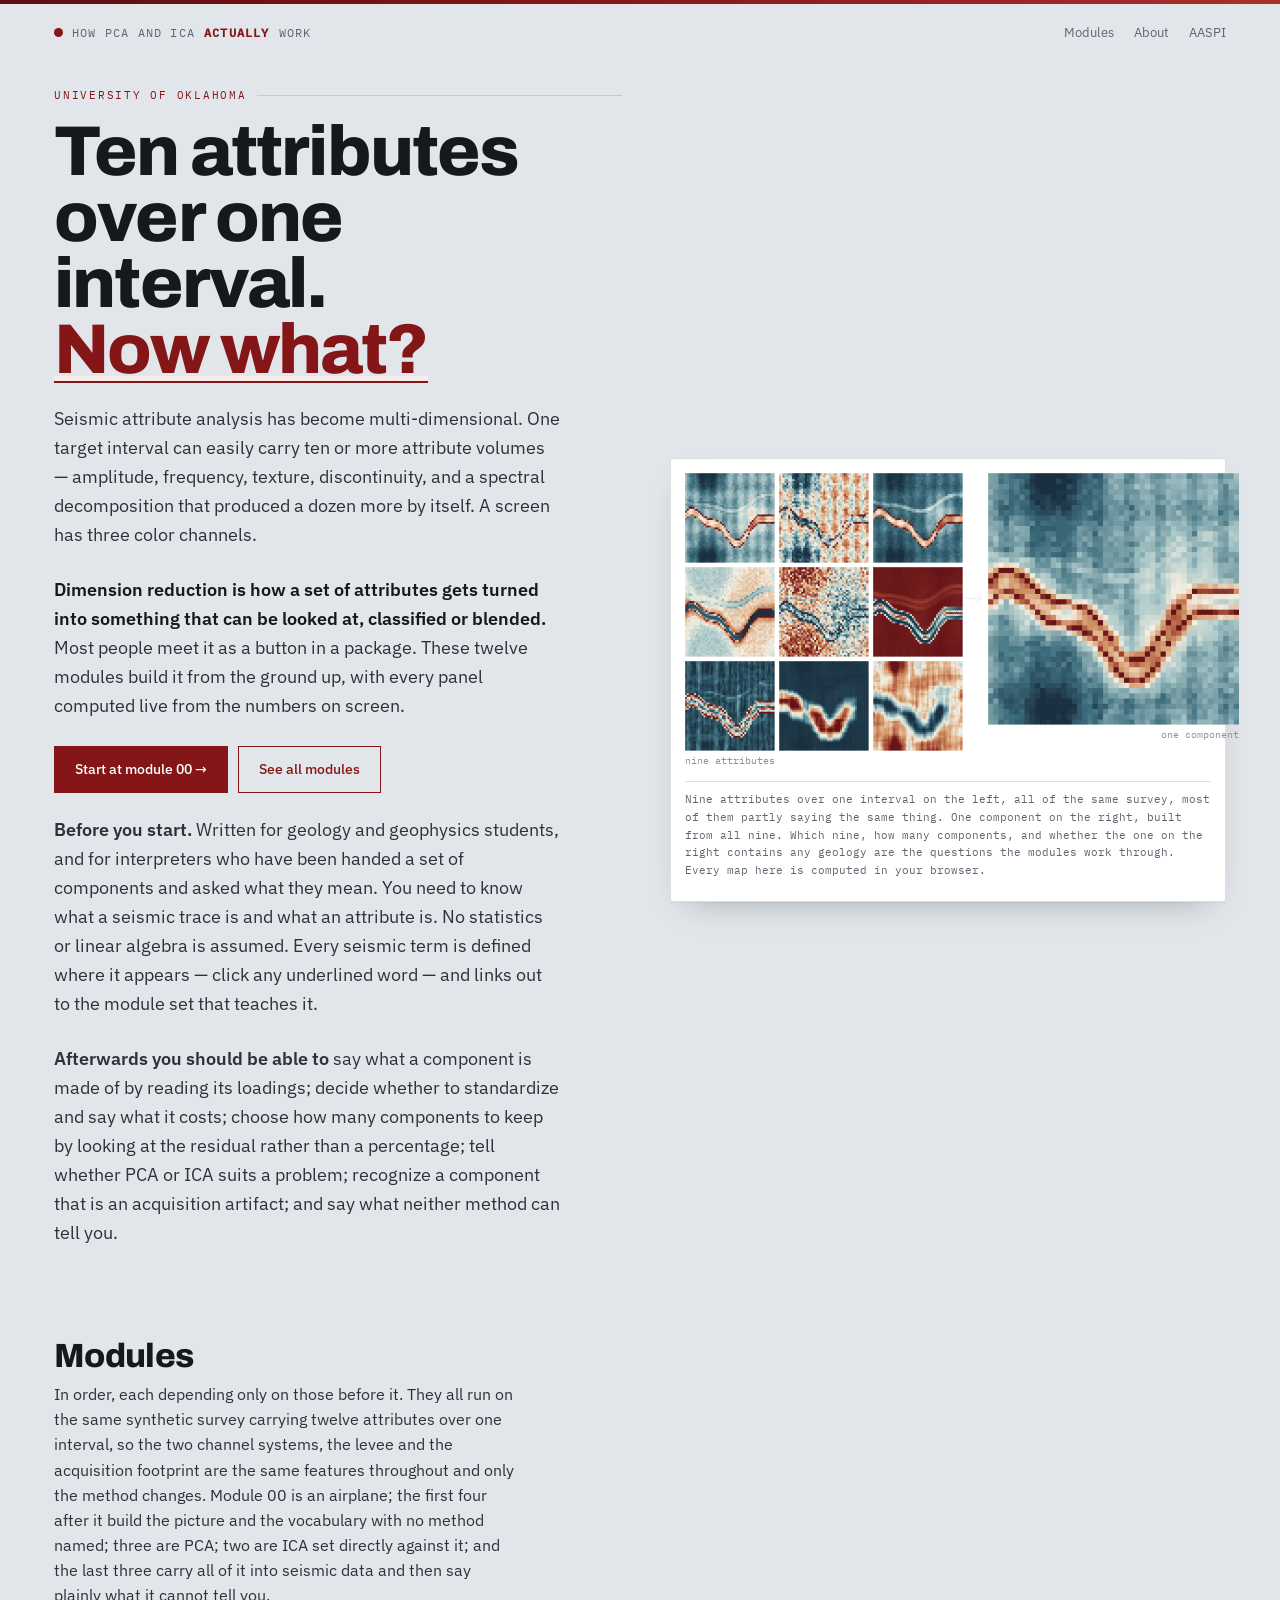
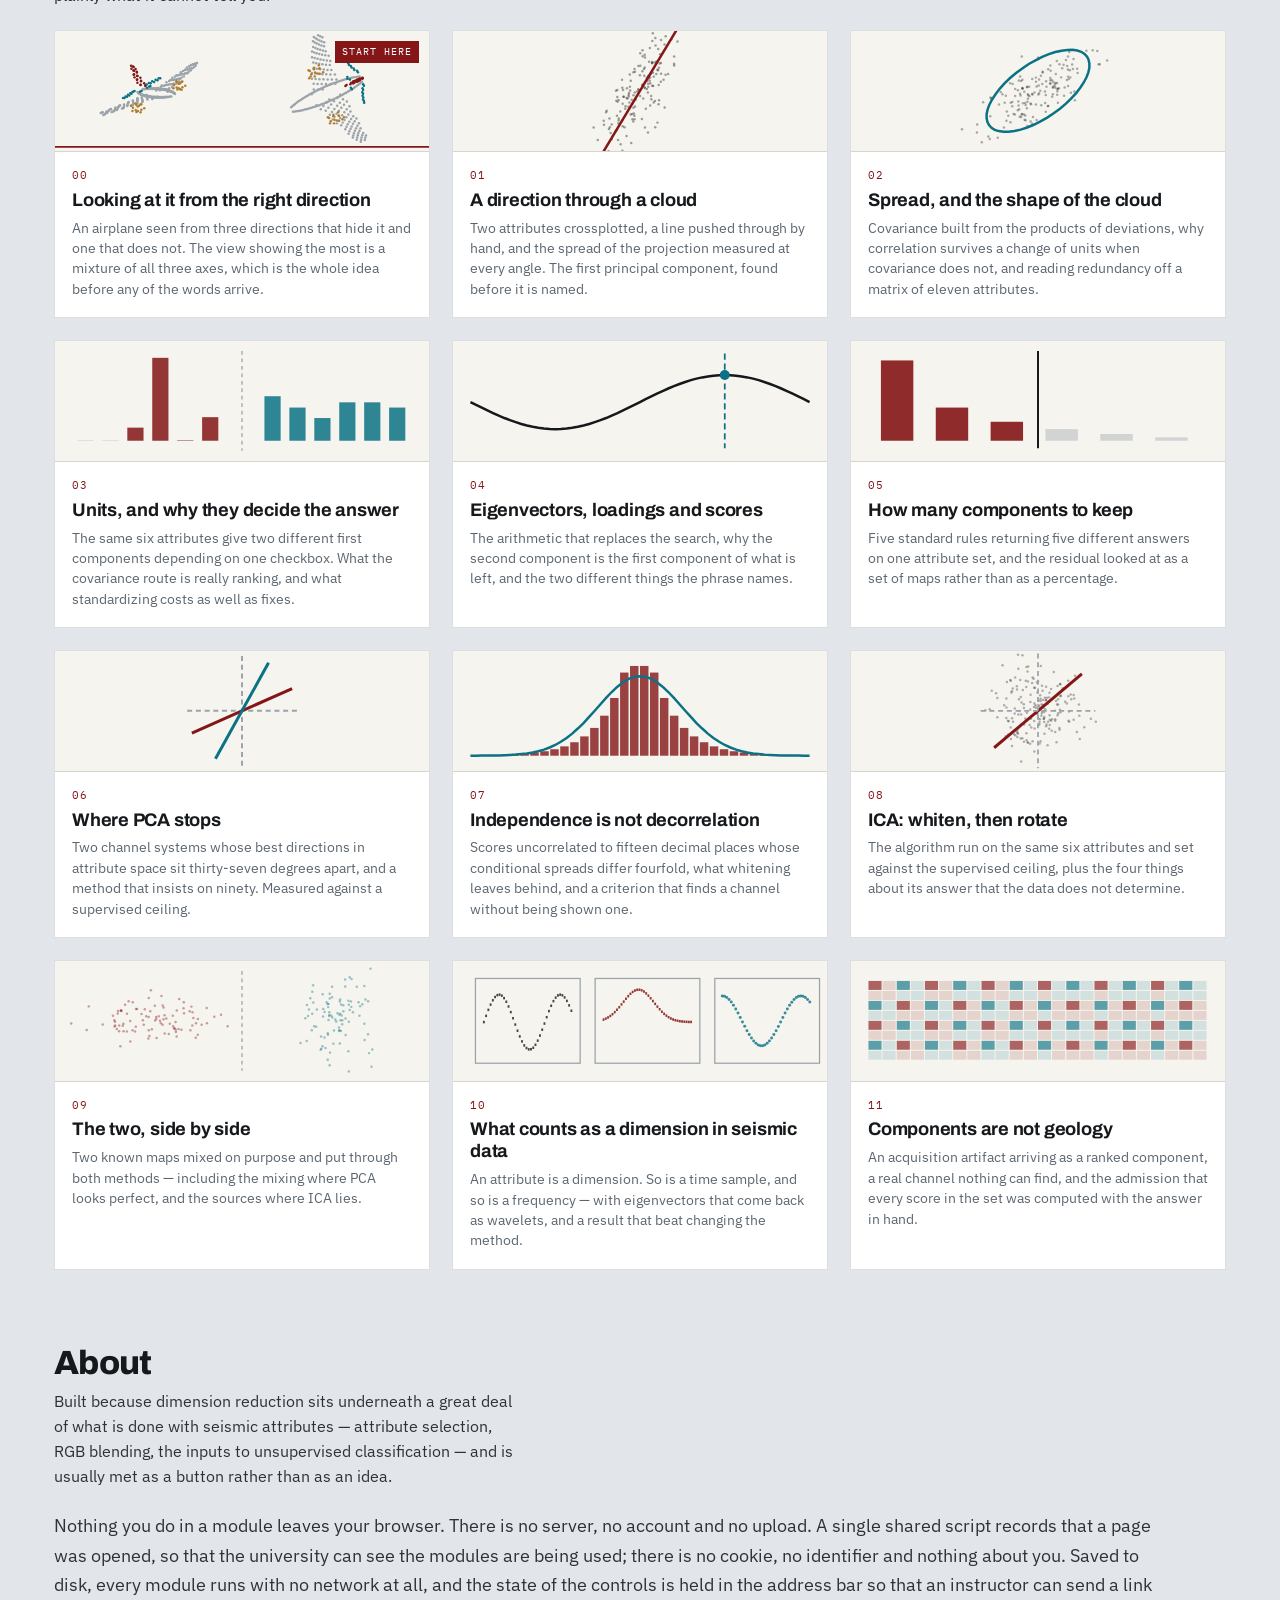
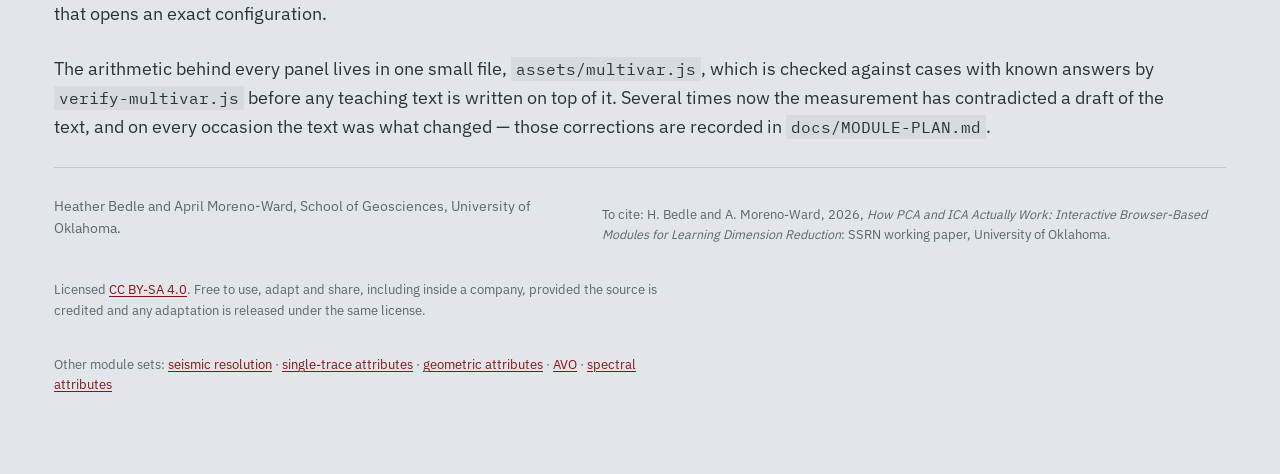
<file: index.html>
<!DOCTYPE html>
<html lang="en">
<head>
<meta charset="utf-8">
<meta name="viewport" content="width=device-width, initial-scale=1">
<title>How PCA and ICA Actually Work</title>
<meta name="description" content="Interactive teaching modules on dimension reduction for geologists and interpreters. Projection and variance, covariance and correlation, standardization, eigenvectors, how many components to keep, independence versus decorrelation, ICA, and what a component is not. Everything computed live in the browser.">
<link rel="stylesheet" href="assets/fonts.css">
<link rel="stylesheet" href="assets/style.css">
</head>
<body>

<div class="wrap">
  <header class="masthead">
    <a class="brand" href="index.html"><span class="dot"></span>How PCA and ICA <b>actually</b> work</a>
    <nav>
      <a href="#modules">Modules</a>
      <a href="#about">About</a>
      <a href="https://www.ou.edu/mcee/labs/aaspi">AASPI</a>
    </nav>
  </header>

  <!-- ================================ HERO ================================ -->
  <section class="hero">
    <div class="hero-grid">
      <div class="hero-copy">
        <p class="eyebrow">University of Oklahoma</p>
        <h1 class="title">Ten attributes over one interval. <em>Now what?</em></h1>
        <p class="lede">Seismic attribute analysis has become multi-dimensional. One target interval can
          easily carry ten or more attribute volumes &mdash; amplitude, frequency, texture,
          discontinuity, and a spectral decomposition that produced a dozen more by itself. A screen has
          three color channels.</p>
        <p class="lede"><strong>Dimension reduction is how a set of attributes gets turned into something
          that can be looked at, classified or blended.</strong> Most people meet it as a button in a
          package. These twelve modules build it from the ground up, with every panel computed live from
          the numbers on screen.</p>
        <p class="hero-cta"><a class="btn" href="modules/toomany.html">Start at module 00 &rarr;</a>
          <a class="btn ghost" href="#modules">See all modules</a></p>
        <p class="lede" style="margin-top:22px"><b>Before you start.</b> Written for geology and
          geophysics students, and for interpreters who have been handed a set of components and asked
          what they mean. You need to know what a seismic trace is and what an attribute is. No
          statistics or linear algebra is assumed. Every seismic term is defined where it appears &mdash;
          click any underlined word &mdash; and links out to the module set that teaches it.</p>
        <p class="lede"><b>Afterwards you should be able to</b> say what a component is made of by
          reading its loadings; decide whether to standardize and say what it costs; choose how many
          components to keep by looking at the residual rather than a percentage; tell whether PCA or ICA
          suits a problem; recognize a component that is an acquisition artifact; and say what neither
          method can tell you.</p>
      </div>

      <div class="hero-panel">
        <canvas id="heroAttr" aria-label="Nine attribute maps of the same interval beside the single component map that summarizes them"></canvas>
        <p class="hero-cap">Nine attributes over one interval on the left, all of the same survey, most
          of them partly saying the same thing. One component on the right, built from all nine. Which
          nine, how many components, and whether the one on the right contains any geology are the
          questions the modules work through. Every map here is computed in your browser.</p>
      </div>
    </div>
  </section>

  <!-- ============================== MODULES =============================== -->
  <section id="modules" class="modules">
    <div class="sec-head">
      <h2>Modules</h2>
      <p class="lede">In order, each depending only on those before it. They all run on the same synthetic
        survey carrying twelve attributes over one interval, so the two channel systems, the levee and the
        acquisition footprint are the same features throughout and only the method changes. Module 00 is an airplane; the first four after it build the
        picture and the vocabulary with no method named; three are PCA; two are ICA set directly against
        it; and the last three carry all of it into seismic data and then say plainly what it cannot tell
        you.</p>
    </div>

    <div class="card-grid">

      <a class="card" href="modules/toomany.html">
        <div class="thumb"><svg viewBox="0 0 300 96" xmlns="http://www.w3.org/2000/svg" role="img" aria-hidden="true" focusable="false"><rect width="300" height="96" fill="#F6F4EE"/><circle cx="70.2" cy="46.9" r="1" fill="#9AA3AA"/><circle cx="66.2" cy="49.0" r="1" fill="#9AA3AA"/><circle cx="70.9" cy="46.5" r="1" fill="#9AA3AA"/><circle cx="66.7" cy="49.6" r="1" fill="#9AA3AA"/><circle cx="72.0" cy="46.8" r="1" fill="#9AA3AA"/><circle cx="66.8" cy="49.5" r="1" fill="#9AA3AA"/><circle cx="72.6" cy="46.3" r="1" fill="#9AA3AA"/><circle cx="67.3" cy="50.2" r="1" fill="#9AA3AA"/><circle cx="73.6" cy="46.6" r="1" fill="#9AA3AA"/><circle cx="67.5" cy="50.0" r="1" fill="#9AA3AA"/><circle cx="74.2" cy="46.1" r="1" fill="#9AA3AA"/><circle cx="68.1" cy="50.6" r="1" fill="#9AA3AA"/><circle cx="75.2" cy="46.6" r="1" fill="#9AA3AA"/><circle cx="68.3" cy="50.3" r="1" fill="#9AA3AA"/><circle cx="75.7" cy="46.0" r="1" fill="#9AA3AA"/><circle cx="68.9" cy="51.1" r="1" fill="#9AA3AA"/><circle cx="76.7" cy="46.6" r="1" fill="#9AA3AA"/><circle cx="69.1" cy="50.7" r="1" fill="#9AA3AA"/><circle cx="77.2" cy="45.9" r="1" fill="#9AA3AA"/><circle cx="69.8" cy="51.5" r="1" fill="#9AA3AA"/><circle cx="78.3" cy="46.5" r="1" fill="#9AA3AA"/><circle cx="70.0" cy="51.0" r="1" fill="#9AA3AA"/><circle cx="78.6" cy="45.9" r="1" fill="#9AA3AA"/><circle cx="70.8" cy="51.8" r="1" fill="#9AA3AA"/><circle cx="79.7" cy="46.6" r="1" fill="#9AA3AA"/><circle cx="70.9" cy="51.3" r="1" fill="#9AA3AA"/><circle cx="80.0" cy="45.9" r="1" fill="#9AA3AA"/><circle cx="71.7" cy="52.1" r="1" fill="#9AA3AA"/><circle cx="81.0" cy="46.6" r="1" fill="#9AA3AA"/><circle cx="71.9" cy="51.6" r="1" fill="#9AA3AA"/><circle cx="81.4" cy="46.0" r="1" fill="#9AA3AA"/><circle cx="72.8" cy="52.4" r="1" fill="#9AA3AA"/><circle cx="82.4" cy="46.7" r="1" fill="#9AA3AA"/><circle cx="72.9" cy="51.8" r="1" fill="#9AA3AA"/><circle cx="82.7" cy="46.0" r="1" fill="#9AA3AA"/><circle cx="73.8" cy="52.6" r="1" fill="#9AA3AA"/><circle cx="83.7" cy="46.8" r="1" fill="#9AA3AA"/><circle cx="74.0" cy="52.0" r="1" fill="#9AA3AA"/><circle cx="83.9" cy="46.1" r="1" fill="#9AA3AA"/><circle cx="74.9" cy="52.8" r="1" fill="#9AA3AA"/><circle cx="84.9" cy="47.0" r="1" fill="#9AA3AA"/><circle cx="75.1" cy="52.2" r="1" fill="#9AA3AA"/><circle cx="85.2" cy="46.3" r="1" fill="#9AA3AA"/><circle cx="76.1" cy="53.0" r="1" fill="#9AA3AA"/><circle cx="86.1" cy="47.1" r="1" fill="#9AA3AA"/><circle cx="76.3" cy="52.4" r="1" fill="#9AA3AA"/><circle cx="86.3" cy="46.4" r="1" fill="#9AA3AA"/><circle cx="77.3" cy="53.2" r="1" fill="#9AA3AA"/><circle cx="87.3" cy="47.2" r="1" fill="#9AA3AA"/><circle cx="77.5" cy="52.5" r="1" fill="#9AA3AA"/><circle cx="87.5" cy="46.6" r="1" fill="#9AA3AA"/><circle cx="78.4" cy="53.3" r="1" fill="#9AA3AA"/><circle cx="88.4" cy="47.4" r="1" fill="#9AA3AA"/><circle cx="78.7" cy="52.7" r="1" fill="#9AA3AA"/><circle cx="88.6" cy="46.8" r="1" fill="#9AA3AA"/><circle cx="79.7" cy="53.4" r="1" fill="#9AA3AA"/><circle cx="89.5" cy="47.7" r="1" fill="#9AA3AA"/><circle cx="80.0" cy="52.8" r="1" fill="#9AA3AA"/><circle cx="89.6" cy="47.1" r="1" fill="#9AA3AA"/><circle cx="81.0" cy="53.5" r="1" fill="#9AA3AA"/><circle cx="90.5" cy="47.9" r="1" fill="#9AA3AA"/><circle cx="81.3" cy="52.8" r="1" fill="#9AA3AA"/><circle cx="90.6" cy="47.4" r="1" fill="#9AA3AA"/><circle cx="82.4" cy="53.5" r="1" fill="#9AA3AA"/><circle cx="91.5" cy="48.2" r="1" fill="#9AA3AA"/><circle cx="82.7" cy="52.9" r="1" fill="#9AA3AA"/><circle cx="91.6" cy="47.7" r="1" fill="#9AA3AA"/><circle cx="83.7" cy="53.6" r="1" fill="#9AA3AA"/><circle cx="92.4" cy="48.5" r="1" fill="#9AA3AA"/><circle cx="84.2" cy="52.9" r="1" fill="#9AA3AA"/><circle cx="92.5" cy="48.0" r="1" fill="#9AA3AA"/><circle cx="85.2" cy="53.5" r="1" fill="#9AA3AA"/><circle cx="93.3" cy="48.8" r="1" fill="#9AA3AA"/><circle cx="85.6" cy="52.9" r="1" fill="#9AA3AA"/><circle cx="93.4" cy="48.4" r="1" fill="#9AA3AA"/><circle cx="86.6" cy="53.5" r="1" fill="#9AA3AA"/><circle cx="94.1" cy="49.1" r="1" fill="#9AA3AA"/><circle cx="87.1" cy="52.9" r="1" fill="#9AA3AA"/><circle cx="94.3" cy="48.8" r="1" fill="#9AA3AA"/><circle cx="88.2" cy="53.4" r="1" fill="#9AA3AA"/><circle cx="94.9" cy="49.5" r="1" fill="#9AA3AA"/><circle cx="88.7" cy="52.8" r="1" fill="#9AA3AA"/><circle cx="95.0" cy="49.3" r="1" fill="#9AA3AA"/><circle cx="89.8" cy="53.2" r="1" fill="#9AA3AA"/><circle cx="95.6" cy="49.9" r="1" fill="#9AA3AA"/><circle cx="90.4" cy="52.7" r="1" fill="#9AA3AA"/><circle cx="95.7" cy="49.8" r="1" fill="#9AA3AA"/><circle cx="91.5" cy="53.0" r="1" fill="#9AA3AA"/><circle cx="96.1" cy="50.4" r="1" fill="#9AA3AA"/><circle cx="92.2" cy="52.5" r="1" fill="#9AA3AA"/><circle cx="96.2" cy="50.5" r="1" fill="#9AA3AA"/><circle cx="93.3" cy="52.6" r="1" fill="#9AA3AA"/><circle cx="90.4" cy="48.8" r="1" fill="#9AA3AA"/><circle cx="85.8" cy="47.2" r="1" fill="#9AA3AA"/><circle cx="81.2" cy="47.7" r="1" fill="#9AA3AA"/><circle cx="88.4" cy="46.9" r="1" fill="#9AA3AA"/><circle cx="84.1" cy="47.5" r="1" fill="#9AA3AA"/><circle cx="91.1" cy="46.8" r="1" fill="#9AA3AA"/><circle cx="86.8" cy="47.2" r="1" fill="#9AA3AA"/><circle cx="82.4" cy="45.7" r="1" fill="#9AA3AA"/><circle cx="89.3" cy="46.7" r="1" fill="#9AA3AA"/><circle cx="84.9" cy="44.8" r="1" fill="#9AA3AA"/><circle cx="91.6" cy="45.9" r="1" fill="#9AA3AA"/><circle cx="87.3" cy="44.0" r="1" fill="#9AA3AA"/><circle cx="93.9" cy="44.9" r="1" fill="#9AA3AA"/><circle cx="89.7" cy="43.3" r="1" fill="#9AA3AA"/><circle cx="85.7" cy="43.7" r="1" fill="#9AA3AA"/><circle cx="92.1" cy="42.8" r="1" fill="#9AA3AA"/><circle cx="88.3" cy="43.5" r="1" fill="#9AA3AA"/><circle cx="94.6" cy="42.6" r="1" fill="#9AA3AA"/><circle cx="90.9" cy="43.2" r="1" fill="#9AA3AA"/><circle cx="97.0" cy="42.3" r="1" fill="#9AA3AA"/><circle cx="93.3" cy="42.8" r="1" fill="#9AA3AA"/><circle cx="89.4" cy="41.2" r="1" fill="#9AA3AA"/><circle cx="95.5" cy="42.1" r="1" fill="#9AA3AA"/><circle cx="91.6" cy="40.2" r="1" fill="#9AA3AA"/><circle cx="97.6" cy="41.2" r="1" fill="#9AA3AA"/><circle cx="93.8" cy="39.4" r="1" fill="#9AA3AA"/><circle cx="99.6" cy="40.3" r="1" fill="#9AA3AA"/><circle cx="96.0" cy="38.8" r="1" fill="#9AA3AA"/><circle cx="92.7" cy="39.4" r="1" fill="#9AA3AA"/><circle cx="98.3" cy="38.5" r="1" fill="#9AA3AA"/><circle cx="95.2" cy="39.3" r="1" fill="#9AA3AA"/><circle cx="100.5" cy="38.3" r="1" fill="#9AA3AA"/><circle cx="97.5" cy="38.9" r="1" fill="#9AA3AA"/><circle cx="94.1" cy="37.5" r="1" fill="#9AA3AA"/><circle cx="99.6" cy="38.3" r="1" fill="#9AA3AA"/><circle cx="96.2" cy="36.6" r="1" fill="#9AA3AA"/><circle cx="101.5" cy="37.4" r="1" fill="#9AA3AA"/><circle cx="98.2" cy="35.7" r="1" fill="#9AA3AA"/><circle cx="103.3" cy="36.4" r="1" fill="#9AA3AA"/><circle cx="100.2" cy="34.9" r="1" fill="#9AA3AA"/><circle cx="97.4" cy="35.5" r="1" fill="#9AA3AA"/><circle cx="102.2" cy="34.4" r="1" fill="#9AA3AA"/><circle cx="99.6" cy="35.2" r="1" fill="#9AA3AA"/><circle cx="104.3" cy="34.1" r="1" fill="#9AA3AA"/><circle cx="101.8" cy="34.9" r="1" fill="#9AA3AA"/><circle cx="106.2" cy="33.8" r="1" fill="#9AA3AA"/><circle cx="103.8" cy="34.4" r="1" fill="#9AA3AA"/><circle cx="100.9" cy="33.0" r="1" fill="#9AA3AA"/><circle cx="105.6" cy="33.7" r="1" fill="#9AA3AA"/><circle cx="102.7" cy="32.0" r="1" fill="#9AA3AA"/><circle cx="107.3" cy="32.7" r="1" fill="#9AA3AA"/><circle cx="104.5" cy="31.1" r="1" fill="#9AA3AA"/><circle cx="108.8" cy="31.7" r="1" fill="#9AA3AA"/><circle cx="106.3" cy="30.5" r="1" fill="#9AA3AA"/><circle cx="104.3" cy="31.2" r="1" fill="#9AA3AA"/><circle cx="108.2" cy="30.0" r="1" fill="#9AA3AA"/><circle cx="106.3" cy="31.0" r="1" fill="#9AA3AA"/><circle cx="110.0" cy="29.8" r="1" fill="#9AA3AA"/><circle cx="108.1" cy="30.6" r="1" fill="#9AA3AA"/><circle cx="105.8" cy="29.3" r="1" fill="#9AA3AA"/><circle cx="109.8" cy="29.9" r="1" fill="#9AA3AA"/><circle cx="107.5" cy="28.3" r="1" fill="#9AA3AA"/><circle cx="111.4" cy="29.0" r="1" fill="#9AA3AA"/><circle cx="109.0" cy="27.4" r="1" fill="#9AA3AA"/><circle cx="112.8" cy="27.9" r="1" fill="#9AA3AA"/><circle cx="110.7" cy="26.6" r="1" fill="#9AA3AA"/><circle cx="109.1" cy="27.3" r="1" fill="#9AA3AA"/><circle cx="112.3" cy="26.0" r="1" fill="#9AA3AA"/><circle cx="110.9" cy="27.0" r="1" fill="#9AA3AA"/><circle cx="113.9" cy="25.7" r="1" fill="#9AA3AA"/><circle cx="112.7" cy="26.6" r="1" fill="#9AA3AA"/><circle cx="82.4" cy="52.8" r="1" fill="#9AA3AA"/><circle cx="77.8" cy="53.1" r="1" fill="#9AA3AA"/><circle cx="73.2" cy="51.4" r="1" fill="#9AA3AA"/><circle cx="78.0" cy="53.7" r="1" fill="#9AA3AA"/><circle cx="73.4" cy="51.7" r="1" fill="#9AA3AA"/><circle cx="78.1" cy="54.1" r="1" fill="#9AA3AA"/><circle cx="73.5" cy="52.2" r="1" fill="#9AA3AA"/><circle cx="78.1" cy="54.5" r="1" fill="#9AA3AA"/><circle cx="73.7" cy="52.9" r="1" fill="#9AA3AA"/><circle cx="69.5" cy="53.4" r="1" fill="#9AA3AA"/><circle cx="74.0" cy="53.9" r="1" fill="#9AA3AA"/><circle cx="69.9" cy="54.5" r="1" fill="#9AA3AA"/><circle cx="74.2" cy="54.9" r="1" fill="#9AA3AA"/><circle cx="70.2" cy="55.4" r="1" fill="#9AA3AA"/><circle cx="66.1" cy="53.9" r="1" fill="#9AA3AA"/><circle cx="70.3" cy="56.1" r="1" fill="#9AA3AA"/><circle cx="66.1" cy="54.3" r="1" fill="#9AA3AA"/><circle cx="70.2" cy="56.6" r="1" fill="#9AA3AA"/><circle cx="66.1" cy="54.7" r="1" fill="#9AA3AA"/><circle cx="70.0" cy="56.9" r="1" fill="#9AA3AA"/><circle cx="66.1" cy="55.3" r="1" fill="#9AA3AA"/><circle cx="62.4" cy="55.7" r="1" fill="#9AA3AA"/><circle cx="66.1" cy="56.1" r="1" fill="#9AA3AA"/><circle cx="62.6" cy="56.7" r="1" fill="#9AA3AA"/><circle cx="66.1" cy="57.0" r="1" fill="#9AA3AA"/><circle cx="62.7" cy="57.7" r="1" fill="#9AA3AA"/><circle cx="66.0" cy="58.0" r="1" fill="#9AA3AA"/><circle cx="62.7" cy="58.5" r="1" fill="#9AA3AA"/><circle cx="59.1" cy="57.0" r="1" fill="#9AA3AA"/><circle cx="62.5" cy="59.1" r="1" fill="#9AA3AA"/><circle cx="58.9" cy="57.3" r="1" fill="#9AA3AA"/><circle cx="62.1" cy="59.4" r="1" fill="#9AA3AA"/><circle cx="58.6" cy="57.7" r="1" fill="#9AA3AA"/><circle cx="61.7" cy="59.7" r="1" fill="#9AA3AA"/><circle cx="58.4" cy="58.3" r="1" fill="#9AA3AA"/><circle cx="55.4" cy="59.0" r="1" fill="#9AA3AA"/><circle cx="58.2" cy="59.2" r="1" fill="#9AA3AA"/><circle cx="55.4" cy="60.0" r="1" fill="#9AA3AA"/><circle cx="58.0" cy="60.2" r="1" fill="#9AA3AA"/><circle cx="55.3" cy="60.9" r="1" fill="#9AA3AA"/><circle cx="52.2" cy="59.5" r="1" fill="#9AA3AA"/><circle cx="55.0" cy="61.5" r="1" fill="#9AA3AA"/><circle cx="51.8" cy="59.9" r="1" fill="#9AA3AA"/><circle cx="54.5" cy="61.9" r="1" fill="#9AA3AA"/><circle cx="51.4" cy="60.2" r="1" fill="#9AA3AA"/><circle cx="53.8" cy="62.1" r="1" fill="#9AA3AA"/><circle cx="51.0" cy="60.7" r="1" fill="#9AA3AA"/><circle cx="48.5" cy="61.3" r="1" fill="#9AA3AA"/><circle cx="50.6" cy="61.4" r="1" fill="#9AA3AA"/><circle cx="48.3" cy="62.3" r="1" fill="#9AA3AA"/><circle cx="50.2" cy="62.4" r="1" fill="#9AA3AA"/><circle cx="48.0" cy="63.2" r="1" fill="#9AA3AA"/><circle cx="49.7" cy="63.3" r="1" fill="#9AA3AA"/><circle cx="47.6" cy="64.0" r="1" fill="#9AA3AA"/><circle cx="45.0" cy="62.5" r="1" fill="#9AA3AA"/><circle cx="47.0" cy="64.4" r="1" fill="#9AA3AA"/><circle cx="44.4" cy="62.8" r="1" fill="#9AA3AA"/><circle cx="46.2" cy="64.7" r="1" fill="#9AA3AA"/><circle cx="43.8" cy="63.1" r="1" fill="#9AA3AA"/><circle cx="45.4" cy="65.0" r="1" fill="#9AA3AA"/><circle cx="43.1" cy="63.7" r="1" fill="#9AA3AA"/><circle cx="41.4" cy="64.5" r="1" fill="#9AA3AA"/><circle cx="42.5" cy="64.5" r="1" fill="#9AA3AA"/><circle cx="40.9" cy="65.5" r="1" fill="#9AA3AA"/><circle cx="41.9" cy="65.5" r="1" fill="#9AA3AA"/><circle cx="40.4" cy="66.4" r="1" fill="#9AA3AA"/><circle cx="38.3" cy="65.1" r="1" fill="#9AA3AA"/><circle cx="39.7" cy="66.9" r="1" fill="#9AA3AA"/><circle cx="37.6" cy="65.4" r="1" fill="#9AA3AA"/><circle cx="38.8" cy="67.3" r="1" fill="#9AA3AA"/><circle cx="36.7" cy="65.7" r="1" fill="#9AA3AA"/><circle cx="73.9" cy="45.6" r="1" fill="#0B7285"/><circle cx="75.6" cy="44.6" r="1" fill="#0B7285"/><circle cx="76.5" cy="44.1" r="1" fill="#0B7285"/><circle cx="72.4" cy="43.4" r="1" fill="#0B7285"/><circle cx="73.6" cy="42.9" r="1" fill="#0B7285"/><circle cx="75.3" cy="41.8" r="1" fill="#0B7285"/><circle cx="76.7" cy="41.9" r="1" fill="#0B7285"/><circle cx="78.0" cy="40.3" r="1" fill="#0B7285"/><circle cx="79.5" cy="40.9" r="1" fill="#0B7285"/><circle cx="80.7" cy="39.1" r="1" fill="#0B7285"/><circle cx="82.2" cy="39.6" r="1" fill="#0B7285"/><circle cx="83.2" cy="38.0" r="1" fill="#0B7285"/><circle cx="84.4" cy="38.0" r="1" fill="#0B7285"/><circle cx="69.4" cy="48.1" r="1" fill="#0B7285"/><circle cx="68.2" cy="48.8" r="1" fill="#0B7285"/><circle cx="63.8" cy="48.1" r="1" fill="#0B7285"/><circle cx="62.7" cy="48.8" r="1" fill="#0B7285"/><circle cx="62.1" cy="49.0" r="1" fill="#0B7285"/><circle cx="61.3" cy="50.3" r="1" fill="#0B7285"/><circle cx="60.4" cy="49.9" r="1" fill="#0B7285"/><circle cx="59.6" cy="51.7" r="1" fill="#0B7285"/><circle cx="58.5" cy="51.1" r="1" fill="#0B7285"/><circle cx="57.8" cy="52.8" r="1" fill="#0B7285"/><circle cx="56.6" cy="52.5" r="1" fill="#0B7285"/><circle cx="55.7" cy="53.7" r="1" fill="#0B7285"/><circle cx="54.6" cy="53.8" r="1" fill="#0B7285"/><circle cx="72.5" cy="44.2" r="1" fill="#841617"/><circle cx="68.6" cy="43.3" r="1" fill="#841617"/><circle cx="68.7" cy="43.1" r="1" fill="#841617"/><circle cx="71.5" cy="42.0" r="1" fill="#841617"/><circle cx="66.1" cy="41.6" r="1" fill="#841617"/><circle cx="69.0" cy="40.4" r="1" fill="#841617"/><circle cx="69.0" cy="40.0" r="1" fill="#841617"/><circle cx="65.7" cy="39.2" r="1" fill="#841617"/><circle cx="65.9" cy="38.9" r="1" fill="#841617"/><circle cx="68.5" cy="37.6" r="1" fill="#841617"/><circle cx="63.8" cy="37.2" r="1" fill="#841617"/><circle cx="66.2" cy="36.1" r="1" fill="#841617"/><circle cx="65.8" cy="35.9" r="1" fill="#841617"/><circle cx="63.1" cy="35.1" r="1" fill="#841617"/><circle cx="63.4" cy="34.6" r="1" fill="#841617"/><circle cx="65.7" cy="33.2" r="1" fill="#841617"/><circle cx="65.6" cy="32.6" r="1" fill="#841617"/><circle cx="63.5" cy="31.9" r="1" fill="#841617"/><circle cx="62.9" cy="31.7" r="1" fill="#841617"/><circle cx="64.6" cy="30.4" r="1" fill="#841617"/><circle cx="61.3" cy="30.3" r="1" fill="#841617"/><circle cx="63.1" cy="28.9" r="1" fill="#841617"/><circle cx="62.5" cy="28.5" r="1" fill="#841617"/><circle cx="61.0" cy="27.9" r="1" fill="#841617"/><circle cx="100.4" cy="46.7" r="1" fill="#B07C2E"/><circle cx="99.2" cy="42.5" r="1" fill="#B07C2E"/><circle cx="102.1" cy="40.6" r="1" fill="#B07C2E"/><circle cx="104.5" cy="43.9" r="1" fill="#B07C2E"/><circle cx="101.5" cy="47.2" r="1" fill="#B07C2E"/><circle cx="97.6" cy="45.3" r="1" fill="#B07C2E"/><circle cx="98.1" cy="41.1" r="1" fill="#B07C2E"/><circle cx="101.4" cy="41.0" r="1" fill="#B07C2E"/><circle cx="102.2" cy="45.1" r="1" fill="#B07C2E"/><circle cx="98.2" cy="46.9" r="1" fill="#B07C2E"/><circle cx="95.4" cy="43.5" r="1" fill="#B07C2E"/><circle cx="97.3" cy="40.2" r="1" fill="#B07C2E"/><circle cx="100.3" cy="41.9" r="1" fill="#B07C2E"/><circle cx="99.3" cy="46.0" r="1" fill="#B07C2E"/><circle cx="95.0" cy="46.0" r="1" fill="#B07C2E"/><circle cx="66.3" cy="60.6" r="1" fill="#B07C2E"/><circle cx="69.2" cy="58.7" r="1" fill="#B07C2E"/><circle cx="71.6" cy="61.9" r="1" fill="#B07C2E"/><circle cx="68.6" cy="65.2" r="1" fill="#B07C2E"/><circle cx="64.7" cy="63.3" r="1" fill="#B07C2E"/><circle cx="65.2" cy="59.1" r="1" fill="#B07C2E"/><circle cx="68.5" cy="59.0" r="1" fill="#B07C2E"/><circle cx="69.3" cy="63.2" r="1" fill="#B07C2E"/><circle cx="65.3" cy="65.0" r="1" fill="#B07C2E"/><circle cx="62.5" cy="61.6" r="1" fill="#B07C2E"/><circle cx="64.4" cy="58.2" r="1" fill="#B07C2E"/><circle cx="67.4" cy="59.9" r="1" fill="#B07C2E"/><circle cx="66.4" cy="64.1" r="1" fill="#B07C2E"/><circle cx="62.1" cy="64.1" r="1" fill="#B07C2E"/><circle cx="60.9" cy="59.9" r="1" fill="#B07C2E"/><circle cx="244.3" cy="36.4" r="1" fill="#9AA3AA"/><circle cx="246.3" cy="40.8" r="1" fill="#9AA3AA"/><circle cx="243.0" cy="36.6" r="1" fill="#9AA3AA"/><circle cx="245.2" cy="41.7" r="1" fill="#9AA3AA"/><circle cx="241.6" cy="36.8" r="1" fill="#9AA3AA"/><circle cx="244.1" cy="42.5" r="1" fill="#9AA3AA"/><circle cx="240.3" cy="37.0" r="1" fill="#9AA3AA"/><circle cx="243.0" cy="43.4" r="1" fill="#9AA3AA"/><circle cx="238.9" cy="37.3" r="1" fill="#9AA3AA"/><circle cx="241.9" cy="44.2" r="1" fill="#9AA3AA"/><circle cx="237.7" cy="37.6" r="1" fill="#9AA3AA"/><circle cx="240.7" cy="44.9" r="1" fill="#9AA3AA"/><circle cx="236.2" cy="37.9" r="1" fill="#9AA3AA"/><circle cx="239.7" cy="45.7" r="1" fill="#9AA3AA"/><circle cx="235.0" cy="38.3" r="1" fill="#9AA3AA"/><circle cx="238.4" cy="46.5" r="1" fill="#9AA3AA"/><circle cx="233.6" cy="38.6" r="1" fill="#9AA3AA"/><circle cx="237.4" cy="47.2" r="1" fill="#9AA3AA"/><circle cx="232.4" cy="39.0" r="1" fill="#9AA3AA"/><circle cx="236.2" cy="47.9" r="1" fill="#9AA3AA"/><circle cx="231.0" cy="39.4" r="1" fill="#9AA3AA"/><circle cx="235.1" cy="48.6" r="1" fill="#9AA3AA"/><circle cx="229.9" cy="39.8" r="1" fill="#9AA3AA"/><circle cx="233.8" cy="49.3" r="1" fill="#9AA3AA"/><circle cx="228.5" cy="40.2" r="1" fill="#9AA3AA"/><circle cx="232.8" cy="50.0" r="1" fill="#9AA3AA"/><circle cx="227.3" cy="40.6" r="1" fill="#9AA3AA"/><circle cx="231.5" cy="50.6" r="1" fill="#9AA3AA"/><circle cx="225.9" cy="41.1" r="1" fill="#9AA3AA"/><circle cx="230.4" cy="51.3" r="1" fill="#9AA3AA"/><circle cx="224.8" cy="41.5" r="1" fill="#9AA3AA"/><circle cx="229.1" cy="51.9" r="1" fill="#9AA3AA"/><circle cx="223.4" cy="42.0" r="1" fill="#9AA3AA"/><circle cx="228.1" cy="52.5" r="1" fill="#9AA3AA"/><circle cx="222.3" cy="42.4" r="1" fill="#9AA3AA"/><circle cx="226.7" cy="53.1" r="1" fill="#9AA3AA"/><circle cx="220.9" cy="42.9" r="1" fill="#9AA3AA"/><circle cx="225.7" cy="53.7" r="1" fill="#9AA3AA"/><circle cx="219.8" cy="43.4" r="1" fill="#9AA3AA"/><circle cx="224.3" cy="54.3" r="1" fill="#9AA3AA"/><circle cx="218.4" cy="44.0" r="1" fill="#9AA3AA"/><circle cx="223.2" cy="54.9" r="1" fill="#9AA3AA"/><circle cx="217.3" cy="44.4" r="1" fill="#9AA3AA"/><circle cx="221.9" cy="55.4" r="1" fill="#9AA3AA"/><circle cx="215.9" cy="45.0" r="1" fill="#9AA3AA"/><circle cx="220.8" cy="56.0" r="1" fill="#9AA3AA"/><circle cx="214.9" cy="45.6" r="1" fill="#9AA3AA"/><circle cx="219.4" cy="56.5" r="1" fill="#9AA3AA"/><circle cx="213.5" cy="46.1" r="1" fill="#9AA3AA"/><circle cx="218.3" cy="57.0" r="1" fill="#9AA3AA"/><circle cx="212.4" cy="46.7" r="1" fill="#9AA3AA"/><circle cx="217.0" cy="57.6" r="1" fill="#9AA3AA"/><circle cx="211.1" cy="47.3" r="1" fill="#9AA3AA"/><circle cx="215.9" cy="58.1" r="1" fill="#9AA3AA"/><circle cx="210.0" cy="47.8" r="1" fill="#9AA3AA"/><circle cx="214.5" cy="58.6" r="1" fill="#9AA3AA"/><circle cx="208.7" cy="48.5" r="1" fill="#9AA3AA"/><circle cx="213.4" cy="59.0" r="1" fill="#9AA3AA"/><circle cx="207.6" cy="49.1" r="1" fill="#9AA3AA"/><circle cx="212.0" cy="59.5" r="1" fill="#9AA3AA"/><circle cx="206.3" cy="49.7" r="1" fill="#9AA3AA"/><circle cx="210.8" cy="59.9" r="1" fill="#9AA3AA"/><circle cx="205.3" cy="50.4" r="1" fill="#9AA3AA"/><circle cx="209.4" cy="60.3" r="1" fill="#9AA3AA"/><circle cx="204.0" cy="51.0" r="1" fill="#9AA3AA"/><circle cx="208.3" cy="60.8" r="1" fill="#9AA3AA"/><circle cx="202.9" cy="51.7" r="1" fill="#9AA3AA"/><circle cx="206.9" cy="61.2" r="1" fill="#9AA3AA"/><circle cx="201.6" cy="52.4" r="1" fill="#9AA3AA"/><circle cx="205.7" cy="61.6" r="1" fill="#9AA3AA"/><circle cx="200.6" cy="53.1" r="1" fill="#9AA3AA"/><circle cx="204.3" cy="62.0" r="1" fill="#9AA3AA"/><circle cx="199.3" cy="53.8" r="1" fill="#9AA3AA"/><circle cx="203.1" cy="62.3" r="1" fill="#9AA3AA"/><circle cx="198.3" cy="54.5" r="1" fill="#9AA3AA"/><circle cx="201.7" cy="62.7" r="1" fill="#9AA3AA"/><circle cx="197.0" cy="55.3" r="1" fill="#9AA3AA"/><circle cx="200.5" cy="63.0" r="1" fill="#9AA3AA"/><circle cx="196.0" cy="56.0" r="1" fill="#9AA3AA"/><circle cx="199.1" cy="63.4" r="1" fill="#9AA3AA"/><circle cx="194.8" cy="56.8" r="1" fill="#9AA3AA"/><circle cx="197.8" cy="63.7" r="1" fill="#9AA3AA"/><circle cx="193.8" cy="57.6" r="1" fill="#9AA3AA"/><circle cx="196.4" cy="63.9" r="1" fill="#9AA3AA"/><circle cx="192.6" cy="58.5" r="1" fill="#9AA3AA"/><circle cx="195.1" cy="64.2" r="1" fill="#9AA3AA"/><circle cx="191.6" cy="59.3" r="1" fill="#9AA3AA"/><circle cx="193.7" cy="64.4" r="1" fill="#9AA3AA"/><circle cx="190.5" cy="60.2" r="1" fill="#9AA3AA"/><circle cx="192.4" cy="64.6" r="1" fill="#9AA3AA"/><circle cx="189.5" cy="61.2" r="1" fill="#9AA3AA"/><circle cx="190.9" cy="64.7" r="1" fill="#9AA3AA"/><circle cx="205.9" cy="50.8" r="1" fill="#9AA3AA"/><circle cx="214.7" cy="46.9" r="1" fill="#9AA3AA"/><circle cx="224.9" cy="42.4" r="1" fill="#9AA3AA"/><circle cx="211.1" cy="46.9" r="1" fill="#9AA3AA"/><circle cx="221.1" cy="42.5" r="1" fill="#9AA3AA"/><circle cx="207.6" cy="46.9" r="1" fill="#9AA3AA"/><circle cx="217.4" cy="42.6" r="1" fill="#9AA3AA"/><circle cx="225.8" cy="38.9" r="1" fill="#9AA3AA"/><circle cx="213.9" cy="42.6" r="1" fill="#9AA3AA"/><circle cx="222.1" cy="38.9" r="1" fill="#9AA3AA"/><circle cx="210.6" cy="42.5" r="1" fill="#9AA3AA"/><circle cx="218.7" cy="38.9" r="1" fill="#9AA3AA"/><circle cx="207.5" cy="42.3" r="1" fill="#9AA3AA"/><circle cx="215.3" cy="38.8" r="1" fill="#9AA3AA"/><circle cx="224.5" cy="34.8" r="1" fill="#9AA3AA"/><circle cx="212.1" cy="38.7" r="1" fill="#9AA3AA"/><circle cx="220.9" cy="34.8" r="1" fill="#9AA3AA"/><circle cx="209.0" cy="38.5" r="1" fill="#9AA3AA"/><circle cx="217.6" cy="34.7" r="1" fill="#9AA3AA"/><circle cx="206.1" cy="38.3" r="1" fill="#9AA3AA"/><circle cx="214.4" cy="34.6" r="1" fill="#9AA3AA"/><circle cx="221.7" cy="31.3" r="1" fill="#9AA3AA"/><circle cx="211.5" cy="34.3" r="1" fill="#9AA3AA"/><circle cx="218.6" cy="31.2" r="1" fill="#9AA3AA"/><circle cx="208.7" cy="34.0" r="1" fill="#9AA3AA"/><circle cx="215.6" cy="30.9" r="1" fill="#9AA3AA"/><circle cx="206.1" cy="33.6" r="1" fill="#9AA3AA"/><circle cx="212.7" cy="30.6" r="1" fill="#9AA3AA"/><circle cx="220.4" cy="27.3" r="1" fill="#9AA3AA"/><circle cx="210.0" cy="30.3" r="1" fill="#9AA3AA"/><circle cx="217.4" cy="27.0" r="1" fill="#9AA3AA"/><circle cx="207.4" cy="29.9" r="1" fill="#9AA3AA"/><circle cx="214.5" cy="26.7" r="1" fill="#9AA3AA"/><circle cx="220.8" cy="24.0" r="1" fill="#9AA3AA"/><circle cx="211.9" cy="26.3" r="1" fill="#9AA3AA"/><circle cx="218.1" cy="23.6" r="1" fill="#9AA3AA"/><circle cx="209.5" cy="25.9" r="1" fill="#9AA3AA"/><circle cx="215.4" cy="23.2" r="1" fill="#9AA3AA"/><circle cx="207.2" cy="25.3" r="1" fill="#9AA3AA"/><circle cx="213.0" cy="22.8" r="1" fill="#9AA3AA"/><circle cx="219.5" cy="19.9" r="1" fill="#9AA3AA"/><circle cx="210.6" cy="22.3" r="1" fill="#9AA3AA"/><circle cx="216.8" cy="19.5" r="1" fill="#9AA3AA"/><circle cx="208.3" cy="21.7" r="1" fill="#9AA3AA"/><circle cx="214.3" cy="19.1" r="1" fill="#9AA3AA"/><circle cx="206.2" cy="21.1" r="1" fill="#9AA3AA"/><circle cx="212.0" cy="18.5" r="1" fill="#9AA3AA"/><circle cx="217.1" cy="16.3" r="1" fill="#9AA3AA"/><circle cx="209.9" cy="17.9" r="1" fill="#9AA3AA"/><circle cx="214.9" cy="15.7" r="1" fill="#9AA3AA"/><circle cx="208.0" cy="17.2" r="1" fill="#9AA3AA"/><circle cx="212.7" cy="15.1" r="1" fill="#9AA3AA"/><circle cx="206.2" cy="16.4" r="1" fill="#9AA3AA"/><circle cx="210.7" cy="14.4" r="1" fill="#9AA3AA"/><circle cx="215.8" cy="12.2" r="1" fill="#9AA3AA"/><circle cx="208.9" cy="13.7" r="1" fill="#9AA3AA"/><circle cx="213.7" cy="11.6" r="1" fill="#9AA3AA"/><circle cx="207.1" cy="12.9" r="1" fill="#9AA3AA"/><circle cx="211.7" cy="10.9" r="1" fill="#9AA3AA"/><circle cx="215.9" cy="9.0" r="1" fill="#9AA3AA"/><circle cx="210.0" cy="10.1" r="1" fill="#9AA3AA"/><circle cx="213.9" cy="8.4" r="1" fill="#9AA3AA"/><circle cx="208.4" cy="9.3" r="1" fill="#9AA3AA"/><circle cx="212.2" cy="7.6" r="1" fill="#9AA3AA"/><circle cx="207.0" cy="8.3" r="1" fill="#9AA3AA"/><circle cx="210.5" cy="6.8" r="1" fill="#9AA3AA"/><circle cx="214.5" cy="5.0" r="1" fill="#9AA3AA"/><circle cx="209.1" cy="5.9" r="1" fill="#9AA3AA"/><circle cx="212.7" cy="4.3" r="1" fill="#9AA3AA"/><circle cx="207.6" cy="4.9" r="1" fill="#9AA3AA"/><circle cx="211.0" cy="3.4" r="1" fill="#9AA3AA"/><circle cx="209.8" cy="59.5" r="1" fill="#9AA3AA"/><circle cx="220.0" cy="55.0" r="1" fill="#9AA3AA"/><circle cx="228.8" cy="51.1" r="1" fill="#9AA3AA"/><circle cx="217.6" cy="57.6" r="1" fill="#9AA3AA"/><circle cx="226.3" cy="53.8" r="1" fill="#9AA3AA"/><circle cx="215.3" cy="60.2" r="1" fill="#9AA3AA"/><circle cx="223.8" cy="56.4" r="1" fill="#9AA3AA"/><circle cx="213.2" cy="62.7" r="1" fill="#9AA3AA"/><circle cx="221.5" cy="59.0" r="1" fill="#9AA3AA"/><circle cx="231.0" cy="54.8" r="1" fill="#9AA3AA"/><circle cx="219.3" cy="61.6" r="1" fill="#9AA3AA"/><circle cx="228.5" cy="57.5" r="1" fill="#9AA3AA"/><circle cx="217.2" cy="64.0" r="1" fill="#9AA3AA"/><circle cx="226.3" cy="60.0" r="1" fill="#9AA3AA"/><circle cx="234.1" cy="56.6" r="1" fill="#9AA3AA"/><circle cx="224.1" cy="62.5" r="1" fill="#9AA3AA"/><circle cx="231.8" cy="59.1" r="1" fill="#9AA3AA"/><circle cx="222.2" cy="64.9" r="1" fill="#9AA3AA"/><circle cx="229.7" cy="61.6" r="1" fill="#9AA3AA"/><circle cx="220.5" cy="67.2" r="1" fill="#9AA3AA"/><circle cx="227.8" cy="64.0" r="1" fill="#9AA3AA"/><circle cx="236.2" cy="60.3" r="1" fill="#9AA3AA"/><circle cx="225.9" cy="66.4" r="1" fill="#9AA3AA"/><circle cx="234.0" cy="62.8" r="1" fill="#9AA3AA"/><circle cx="224.2" cy="68.7" r="1" fill="#9AA3AA"/><circle cx="232.1" cy="65.2" r="1" fill="#9AA3AA"/><circle cx="222.7" cy="70.9" r="1" fill="#9AA3AA"/><circle cx="230.3" cy="67.6" r="1" fill="#9AA3AA"/><circle cx="237.0" cy="64.6" r="1" fill="#9AA3AA"/><circle cx="228.7" cy="69.8" r="1" fill="#9AA3AA"/><circle cx="235.3" cy="66.9" r="1" fill="#9AA3AA"/><circle cx="227.3" cy="72.0" r="1" fill="#9AA3AA"/><circle cx="233.7" cy="69.2" r="1" fill="#9AA3AA"/><circle cx="226.1" cy="74.1" r="1" fill="#9AA3AA"/><circle cx="232.2" cy="71.4" r="1" fill="#9AA3AA"/><circle cx="239.2" cy="68.3" r="1" fill="#9AA3AA"/><circle cx="230.8" cy="73.5" r="1" fill="#9AA3AA"/><circle cx="237.5" cy="70.6" r="1" fill="#9AA3AA"/><circle cx="229.6" cy="75.6" r="1" fill="#9AA3AA"/><circle cx="236.1" cy="72.8" r="1" fill="#9AA3AA"/><circle cx="241.8" cy="70.2" r="1" fill="#9AA3AA"/><circle cx="234.8" cy="74.9" r="1" fill="#9AA3AA"/><circle cx="240.4" cy="72.4" r="1" fill="#9AA3AA"/><circle cx="233.8" cy="76.9" r="1" fill="#9AA3AA"/><circle cx="239.1" cy="74.5" r="1" fill="#9AA3AA"/><circle cx="232.9" cy="78.8" r="1" fill="#9AA3AA"/><circle cx="238.0" cy="76.6" r="1" fill="#9AA3AA"/><circle cx="243.8" cy="74.0" r="1" fill="#9AA3AA"/><circle cx="237.1" cy="78.5" r="1" fill="#9AA3AA"/><circle cx="242.6" cy="76.1" r="1" fill="#9AA3AA"/><circle cx="236.2" cy="80.5" r="1" fill="#9AA3AA"/><circle cx="241.5" cy="78.1" r="1" fill="#9AA3AA"/><circle cx="235.5" cy="82.4" r="1" fill="#9AA3AA"/><circle cx="240.6" cy="80.1" r="1" fill="#9AA3AA"/><circle cx="245.1" cy="78.1" r="1" fill="#9AA3AA"/><circle cx="239.8" cy="82.0" r="1" fill="#9AA3AA"/><circle cx="244.2" cy="80.0" r="1" fill="#9AA3AA"/><circle cx="239.3" cy="83.8" r="1" fill="#9AA3AA"/><circle cx="243.4" cy="81.9" r="1" fill="#9AA3AA"/><circle cx="238.9" cy="85.5" r="1" fill="#9AA3AA"/><circle cx="242.9" cy="83.7" r="1" fill="#9AA3AA"/><circle cx="247.2" cy="81.8" r="1" fill="#9AA3AA"/><circle cx="242.4" cy="85.5" r="1" fill="#9AA3AA"/><circle cx="246.5" cy="83.7" r="1" fill="#9AA3AA"/><circle cx="242.0" cy="87.2" r="1" fill="#9AA3AA"/><circle cx="245.9" cy="85.5" r="1" fill="#9AA3AA"/><circle cx="249.5" cy="83.9" r="1" fill="#9AA3AA"/><circle cx="245.5" cy="87.2" r="1" fill="#9AA3AA"/><circle cx="248.9" cy="85.7" r="1" fill="#9AA3AA"/><circle cx="245.3" cy="88.9" r="1" fill="#9AA3AA"/><circle cx="248.5" cy="87.5" r="1" fill="#9AA3AA"/><circle cx="236.6" cy="38.9" r="1" fill="#0B7285"/><circle cx="234.6" cy="38.3" r="1" fill="#0B7285"/><circle cx="234.5" cy="36.8" r="1" fill="#0B7285"/><circle cx="243.0" cy="33.1" r="1" fill="#0B7285"/><circle cx="242.3" cy="31.9" r="1" fill="#0B7285"/><circle cx="240.1" cy="31.3" r="1" fill="#0B7285"/><circle cx="239.6" cy="30.1" r="1" fill="#0B7285"/><circle cx="237.9" cy="29.3" r="1" fill="#0B7285"/><circle cx="237.3" cy="28.0" r="1" fill="#0B7285"/><circle cx="235.8" cy="27.2" r="1" fill="#0B7285"/><circle cx="235.3" cy="25.9" r="1" fill="#0B7285"/><circle cx="234.2" cy="24.9" r="1" fill="#0B7285"/><circle cx="233.9" cy="23.5" r="1" fill="#0B7285"/><circle cx="237.3" cy="45.6" r="1" fill="#0B7285"/><circle cx="238.2" cy="46.7" r="1" fill="#0B7285"/><circle cx="247.2" cy="42.7" r="1" fill="#0B7285"/><circle cx="247.8" cy="44.0" r="1" fill="#0B7285"/><circle cx="246.7" cy="46.0" r="1" fill="#0B7285"/><circle cx="247.1" cy="47.3" r="1" fill="#0B7285"/><circle cx="246.5" cy="49.1" r="1" fill="#0B7285"/><circle cx="247.1" cy="50.4" r="1" fill="#0B7285"/><circle cx="246.7" cy="52.0" r="1" fill="#0B7285"/><circle cx="247.3" cy="53.3" r="1" fill="#0B7285"/><circle cx="247.1" cy="54.9" r="1" fill="#0B7285"/><circle cx="247.8" cy="56.1" r="1" fill="#0B7285"/><circle cx="248.0" cy="57.5" r="1" fill="#0B7285"/><circle cx="233.0" cy="44.2" r="1" fill="#841617"/><circle cx="242.0" cy="39.3" r="1" fill="#841617"/><circle cx="239.2" cy="42.1" r="1" fill="#841617"/><circle cx="233.9" cy="43.4" r="1" fill="#841617"/><circle cx="244.4" cy="39.3" r="1" fill="#841617"/><circle cx="239.3" cy="40.4" r="1" fill="#841617"/><circle cx="236.9" cy="42.7" r="1" fill="#841617"/><circle cx="244.6" cy="38.5" r="1" fill="#841617"/><circle cx="242.2" cy="40.8" r="1" fill="#841617"/><circle cx="237.6" cy="41.6" r="1" fill="#841617"/><circle cx="246.6" cy="38.1" r="1" fill="#841617"/><circle cx="242.2" cy="39.1" r="1" fill="#841617"/><circle cx="240.3" cy="41.4" r="1" fill="#841617"/><circle cx="246.8" cy="37.7" r="1" fill="#841617"/><circle cx="244.6" cy="39.5" r="1" fill="#841617"/><circle cx="240.7" cy="39.9" r="1" fill="#841617"/><circle cx="239.2" cy="41.4" r="1" fill="#841617"/><circle cx="244.6" cy="38.2" r="1" fill="#841617"/><circle cx="243.3" cy="40.3" r="1" fill="#841617"/><circle cx="240.2" cy="40.6" r="1" fill="#841617"/><circle cx="246.4" cy="38.4" r="1" fill="#841617"/><circle cx="243.4" cy="38.5" r="1" fill="#841617"/><circle cx="242.4" cy="40.2" r="1" fill="#841617"/><circle cx="246.5" cy="37.6" r="1" fill="#841617"/><circle cx="203.9" cy="38.0" r="1" fill="#B07C2E"/><circle cx="205.1" cy="36.4" r="1" fill="#B07C2E"/><circle cx="204.4" cy="32.1" r="1" fill="#B07C2E"/><circle cx="203.4" cy="31.5" r="1" fill="#B07C2E"/><circle cx="205.7" cy="34.6" r="1" fill="#B07C2E"/><circle cx="208.3" cy="36.4" r="1" fill="#B07C2E"/><circle cx="208.7" cy="33.3" r="1" fill="#B07C2E"/><circle cx="207.9" cy="29.5" r="1" fill="#B07C2E"/><circle cx="207.7" cy="30.6" r="1" fill="#B07C2E"/><circle cx="210.4" cy="34.0" r="1" fill="#B07C2E"/><circle cx="212.4" cy="34.2" r="1" fill="#B07C2E"/><circle cx="212.1" cy="30.1" r="1" fill="#B07C2E"/><circle cx="211.6" cy="27.5" r="1" fill="#B07C2E"/><circle cx="212.2" cy="30.1" r="1" fill="#B07C2E"/><circle cx="215.1" cy="33.0" r="1" fill="#B07C2E"/><circle cx="220.6" cy="74.1" r="1" fill="#B07C2E"/><circle cx="219.9" cy="69.8" r="1" fill="#B07C2E"/><circle cx="218.9" cy="69.2" r="1" fill="#B07C2E"/><circle cx="221.2" cy="72.4" r="1" fill="#B07C2E"/><circle cx="223.8" cy="74.1" r="1" fill="#B07C2E"/><circle cx="224.2" cy="71.1" r="1" fill="#B07C2E"/><circle cx="223.4" cy="67.2" r="1" fill="#B07C2E"/><circle cx="223.2" cy="68.4" r="1" fill="#B07C2E"/><circle cx="225.9" cy="71.8" r="1" fill="#B07C2E"/><circle cx="227.9" cy="71.9" r="1" fill="#B07C2E"/><circle cx="227.6" cy="67.9" r="1" fill="#B07C2E"/><circle cx="227.1" cy="65.2" r="1" fill="#B07C2E"/><circle cx="227.7" cy="67.9" r="1" fill="#B07C2E"/><circle cx="230.5" cy="70.8" r="1" fill="#B07C2E"/><circle cx="231.8" cy="69.2" r="1" fill="#B07C2E"/><line x1="0.0" y1="93.0" x2="300.0" y2="93.0" stroke="#841617" stroke-width="1.4"/></svg></div>
        <div class="card-body">
          <div class="card-no">00</div>
          <h3>Looking at it from the right direction</h3>
          <p>An airplane seen from three directions that hide it and one that does not. The view showing the most is a mixture of all three axes, which is the whole idea before any of the words arrive.</p>
        </div>
        <span class="flag next">Start here</span>
      </a>

      <a class="card" href="modules/directions.html">
        <div class="thumb"><svg viewBox="0 0 300 96" xmlns="http://www.w3.org/2000/svg" role="img" aria-hidden="true" focusable="false"><rect width="300" height="96" fill="#F6F4EE"/><circle cx="162.5" cy="11.6" r="1" fill="#16191C" opacity="0.4"/><circle cx="159.9" cy="8.0" r="1" fill="#16191C" opacity="0.4"/><circle cx="182.6" cy="-2.2" r="1" fill="#16191C" opacity="0.4"/><circle cx="132.6" cy="74.0" r="1" fill="#16191C" opacity="0.4"/><circle cx="136.1" cy="58.3" r="1" fill="#16191C" opacity="0.4"/><circle cx="131.1" cy="79.6" r="1" fill="#16191C" opacity="0.4"/><circle cx="130.7" cy="47.9" r="1" fill="#16191C" opacity="0.4"/><circle cx="116.1" cy="87.4" r="1" fill="#16191C" opacity="0.4"/><circle cx="125.1" cy="78.7" r="1" fill="#16191C" opacity="0.4"/><circle cx="172.6" cy="34.4" r="1" fill="#16191C" opacity="0.4"/><circle cx="144.7" cy="61.6" r="1" fill="#16191C" opacity="0.4"/><circle cx="164.0" cy="31.1" r="1" fill="#16191C" opacity="0.4"/><circle cx="164.6" cy="14.5" r="1" fill="#16191C" opacity="0.4"/><circle cx="177.4" cy="20.4" r="1" fill="#16191C" opacity="0.4"/><circle cx="112.8" cy="77.5" r="1" fill="#16191C" opacity="0.4"/><circle cx="165.3" cy="55.6" r="1" fill="#16191C" opacity="0.4"/><circle cx="166.7" cy="40.7" r="1" fill="#16191C" opacity="0.4"/><circle cx="165.0" cy="43.4" r="1" fill="#16191C" opacity="0.4"/><circle cx="150.3" cy="27.9" r="1" fill="#16191C" opacity="0.4"/><circle cx="146.5" cy="55.1" r="1" fill="#16191C" opacity="0.4"/><circle cx="166.9" cy="7.3" r="1" fill="#16191C" opacity="0.4"/><circle cx="152.1" cy="43.7" r="1" fill="#16191C" opacity="0.4"/><circle cx="138.4" cy="60.3" r="1" fill="#16191C" opacity="0.4"/><circle cx="154.1" cy="46.0" r="1" fill="#16191C" opacity="0.4"/><circle cx="152.6" cy="54.1" r="1" fill="#16191C" opacity="0.4"/><circle cx="128.3" cy="84.0" r="1" fill="#16191C" opacity="0.4"/><circle cx="156.3" cy="49.3" r="1" fill="#16191C" opacity="0.4"/><circle cx="159.7" cy="25.9" r="1" fill="#16191C" opacity="0.4"/><circle cx="158.9" cy="33.9" r="1" fill="#16191C" opacity="0.4"/><circle cx="166.2" cy="18.6" r="1" fill="#16191C" opacity="0.4"/><circle cx="157.3" cy="24.6" r="1" fill="#16191C" opacity="0.4"/><circle cx="153.8" cy="41.0" r="1" fill="#16191C" opacity="0.4"/><circle cx="148.6" cy="46.8" r="1" fill="#16191C" opacity="0.4"/><circle cx="134.2" cy="64.6" r="1" fill="#16191C" opacity="0.4"/><circle cx="184.5" cy="-12.7" r="1" fill="#16191C" opacity="0.4"/><circle cx="121.1" cy="75.3" r="1" fill="#16191C" opacity="0.4"/><circle cx="134.5" cy="90.9" r="1" fill="#16191C" opacity="0.4"/><circle cx="163.3" cy="24.4" r="1" fill="#16191C" opacity="0.4"/><circle cx="157.3" cy="35.9" r="1" fill="#16191C" opacity="0.4"/><circle cx="160.0" cy="24.8" r="1" fill="#16191C" opacity="0.4"/><circle cx="161.1" cy="36.6" r="1" fill="#16191C" opacity="0.4"/><circle cx="144.6" cy="72.6" r="1" fill="#16191C" opacity="0.4"/><circle cx="140.9" cy="51.2" r="1" fill="#16191C" opacity="0.4"/><circle cx="143.9" cy="70.7" r="1" fill="#16191C" opacity="0.4"/><circle cx="155.3" cy="37.8" r="1" fill="#16191C" opacity="0.4"/><circle cx="125.5" cy="70.2" r="1" fill="#16191C" opacity="0.4"/><circle cx="154.0" cy="21.3" r="1" fill="#16191C" opacity="0.4"/><circle cx="203.5" cy="-14.4" r="1" fill="#16191C" opacity="0.4"/><circle cx="135.6" cy="39.1" r="1" fill="#16191C" opacity="0.4"/><circle cx="156.4" cy="81.4" r="1" fill="#16191C" opacity="0.4"/><circle cx="142.5" cy="66.9" r="1" fill="#16191C" opacity="0.4"/><circle cx="162.3" cy="5.7" r="1" fill="#16191C" opacity="0.4"/><circle cx="159.1" cy="54.7" r="1" fill="#16191C" opacity="0.4"/><circle cx="160.4" cy="33.5" r="1" fill="#16191C" opacity="0.4"/><circle cx="165.3" cy="-6.6" r="1" fill="#16191C" opacity="0.4"/><circle cx="155.8" cy="39.9" r="1" fill="#16191C" opacity="0.4"/><circle cx="123.3" cy="64.0" r="1" fill="#16191C" opacity="0.4"/><circle cx="137.1" cy="52.8" r="1" fill="#16191C" opacity="0.4"/><circle cx="164.0" cy="73.5" r="1" fill="#16191C" opacity="0.4"/><circle cx="158.1" cy="37.3" r="1" fill="#16191C" opacity="0.4"/><circle cx="152.9" cy="42.9" r="1" fill="#16191C" opacity="0.4"/><circle cx="166.9" cy="34.2" r="1" fill="#16191C" opacity="0.4"/><circle cx="156.9" cy="38.2" r="1" fill="#16191C" opacity="0.4"/><circle cx="136.1" cy="76.4" r="1" fill="#16191C" opacity="0.4"/><circle cx="146.0" cy="60.6" r="1" fill="#16191C" opacity="0.4"/><circle cx="138.2" cy="62.4" r="1" fill="#16191C" opacity="0.4"/><circle cx="158.9" cy="52.1" r="1" fill="#16191C" opacity="0.4"/><circle cx="177.4" cy="27.7" r="1" fill="#16191C" opacity="0.4"/><circle cx="132.8" cy="55.4" r="1" fill="#16191C" opacity="0.4"/><circle cx="164.9" cy="58.8" r="1" fill="#16191C" opacity="0.4"/><circle cx="156.6" cy="44.7" r="1" fill="#16191C" opacity="0.4"/><circle cx="164.5" cy="31.4" r="1" fill="#16191C" opacity="0.4"/><circle cx="126.9" cy="109.8" r="1" fill="#16191C" opacity="0.4"/><circle cx="141.2" cy="49.7" r="1" fill="#16191C" opacity="0.4"/><circle cx="133.0" cy="70.1" r="1" fill="#16191C" opacity="0.4"/><circle cx="126.5" cy="81.9" r="1" fill="#16191C" opacity="0.4"/><circle cx="130.6" cy="80.2" r="1" fill="#16191C" opacity="0.4"/><circle cx="156.5" cy="36.2" r="1" fill="#16191C" opacity="0.4"/><circle cx="153.7" cy="45.1" r="1" fill="#16191C" opacity="0.4"/><circle cx="149.9" cy="35.4" r="1" fill="#16191C" opacity="0.4"/><circle cx="135.9" cy="96.0" r="1" fill="#16191C" opacity="0.4"/><circle cx="122.8" cy="65.2" r="1" fill="#16191C" opacity="0.4"/><circle cx="145.5" cy="67.9" r="1" fill="#16191C" opacity="0.4"/><circle cx="132.9" cy="71.8" r="1" fill="#16191C" opacity="0.4"/><circle cx="139.5" cy="46.0" r="1" fill="#16191C" opacity="0.4"/><circle cx="170.6" cy="4.3" r="1" fill="#16191C" opacity="0.4"/><circle cx="144.8" cy="51.5" r="1" fill="#16191C" opacity="0.4"/><circle cx="135.8" cy="45.5" r="1" fill="#16191C" opacity="0.4"/><circle cx="131.0" cy="55.9" r="1" fill="#16191C" opacity="0.4"/><circle cx="132.1" cy="56.7" r="1" fill="#16191C" opacity="0.4"/><circle cx="146.0" cy="32.6" r="1" fill="#16191C" opacity="0.4"/><circle cx="158.2" cy="41.9" r="1" fill="#16191C" opacity="0.4"/><circle cx="175.1" cy="6.7" r="1" fill="#16191C" opacity="0.4"/><circle cx="158.2" cy="59.8" r="1" fill="#16191C" opacity="0.4"/><circle cx="135.7" cy="71.7" r="1" fill="#16191C" opacity="0.4"/><circle cx="140.8" cy="60.7" r="1" fill="#16191C" opacity="0.4"/><circle cx="154.0" cy="77.4" r="1" fill="#16191C" opacity="0.4"/><circle cx="131.8" cy="47.4" r="1" fill="#16191C" opacity="0.4"/><circle cx="151.5" cy="70.6" r="1" fill="#16191C" opacity="0.4"/><circle cx="155.6" cy="46.6" r="1" fill="#16191C" opacity="0.4"/><circle cx="139.2" cy="84.2" r="1" fill="#16191C" opacity="0.4"/><circle cx="168.9" cy="39.1" r="1" fill="#16191C" opacity="0.4"/><circle cx="157.8" cy="39.9" r="1" fill="#16191C" opacity="0.4"/><circle cx="124.8" cy="96.5" r="1" fill="#16191C" opacity="0.4"/><circle cx="132.4" cy="87.5" r="1" fill="#16191C" opacity="0.4"/><circle cx="139.3" cy="53.7" r="1" fill="#16191C" opacity="0.4"/><circle cx="157.9" cy="13.7" r="1" fill="#16191C" opacity="0.4"/><circle cx="160.3" cy="1.8" r="1" fill="#16191C" opacity="0.4"/><circle cx="141.9" cy="44.7" r="1" fill="#16191C" opacity="0.4"/><circle cx="153.2" cy="30.4" r="1" fill="#16191C" opacity="0.4"/><circle cx="169.4" cy="-1.2" r="1" fill="#16191C" opacity="0.4"/><circle cx="147.7" cy="48.5" r="1" fill="#16191C" opacity="0.4"/><circle cx="143.7" cy="66.5" r="1" fill="#16191C" opacity="0.4"/><circle cx="158.1" cy="34.8" r="1" fill="#16191C" opacity="0.4"/><circle cx="150.2" cy="17.8" r="1" fill="#16191C" opacity="0.4"/><circle cx="160.6" cy="44.2" r="1" fill="#16191C" opacity="0.4"/><circle cx="136.6" cy="52.7" r="1" fill="#16191C" opacity="0.4"/><circle cx="162.1" cy="25.3" r="1" fill="#16191C" opacity="0.4"/><circle cx="156.5" cy="42.3" r="1" fill="#16191C" opacity="0.4"/><circle cx="127.3" cy="75.1" r="1" fill="#16191C" opacity="0.4"/><circle cx="143.4" cy="55.1" r="1" fill="#16191C" opacity="0.4"/><circle cx="144.7" cy="33.0" r="1" fill="#16191C" opacity="0.4"/><circle cx="165.2" cy="29.4" r="1" fill="#16191C" opacity="0.4"/><circle cx="131.5" cy="68.0" r="1" fill="#16191C" opacity="0.4"/><circle cx="141.0" cy="52.6" r="1" fill="#16191C" opacity="0.4"/><circle cx="151.8" cy="43.1" r="1" fill="#16191C" opacity="0.4"/><circle cx="162.2" cy="77.2" r="1" fill="#16191C" opacity="0.4"/><circle cx="180.1" cy="8.5" r="1" fill="#16191C" opacity="0.4"/><circle cx="125.8" cy="77.3" r="1" fill="#16191C" opacity="0.4"/><circle cx="157.0" cy="36.3" r="1" fill="#16191C" opacity="0.4"/><circle cx="161.0" cy="57.3" r="1" fill="#16191C" opacity="0.4"/><circle cx="159.7" cy="25.5" r="1" fill="#16191C" opacity="0.4"/><circle cx="142.1" cy="47.7" r="1" fill="#16191C" opacity="0.4"/><circle cx="152.0" cy="15.4" r="1" fill="#16191C" opacity="0.4"/><circle cx="165.8" cy="26.1" r="1" fill="#16191C" opacity="0.4"/><circle cx="141.8" cy="34.9" r="1" fill="#16191C" opacity="0.4"/><circle cx="127.3" cy="86.9" r="1" fill="#16191C" opacity="0.4"/><circle cx="169.8" cy="61.3" r="1" fill="#16191C" opacity="0.4"/><circle cx="145.6" cy="70.7" r="1" fill="#16191C" opacity="0.4"/><circle cx="148.7" cy="28.0" r="1" fill="#16191C" opacity="0.4"/><circle cx="149.1" cy="47.4" r="1" fill="#16191C" opacity="0.4"/><circle cx="166.8" cy="25.7" r="1" fill="#16191C" opacity="0.4"/><circle cx="163.1" cy="34.4" r="1" fill="#16191C" opacity="0.4"/><circle cx="120.9" cy="72.0" r="1" fill="#16191C" opacity="0.4"/><circle cx="177.3" cy="26.2" r="1" fill="#16191C" opacity="0.4"/><circle cx="145.8" cy="49.3" r="1" fill="#16191C" opacity="0.4"/><circle cx="137.6" cy="77.2" r="1" fill="#16191C" opacity="0.4"/><circle cx="142.6" cy="39.9" r="1" fill="#16191C" opacity="0.4"/><circle cx="145.6" cy="30.5" r="1" fill="#16191C" opacity="0.4"/><circle cx="153.8" cy="19.0" r="1" fill="#16191C" opacity="0.4"/><circle cx="170.5" cy="35.1" r="1" fill="#16191C" opacity="0.4"/><circle cx="136.4" cy="47.3" r="1" fill="#16191C" opacity="0.4"/><circle cx="145.1" cy="66.1" r="1" fill="#16191C" opacity="0.4"/><circle cx="140.0" cy="54.1" r="1" fill="#16191C" opacity="0.4"/><circle cx="150.1" cy="52.1" r="1" fill="#16191C" opacity="0.4"/><circle cx="169.7" cy="10.8" r="1" fill="#16191C" opacity="0.4"/><circle cx="143.0" cy="89.8" r="1" fill="#16191C" opacity="0.4"/><circle cx="159.8" cy="43.9" r="1" fill="#16191C" opacity="0.4"/><circle cx="153.4" cy="35.9" r="1" fill="#16191C" opacity="0.4"/><circle cx="177.1" cy="-14.3" r="1" fill="#16191C" opacity="0.4"/><circle cx="131.8" cy="52.9" r="1" fill="#16191C" opacity="0.4"/><circle cx="162.0" cy="56.1" r="1" fill="#16191C" opacity="0.4"/><circle cx="141.5" cy="57.3" r="1" fill="#16191C" opacity="0.4"/><circle cx="153.8" cy="29.2" r="1" fill="#16191C" opacity="0.4"/><circle cx="151.9" cy="32.3" r="1" fill="#16191C" opacity="0.4"/><circle cx="152.2" cy="20.3" r="1" fill="#16191C" opacity="0.4"/><circle cx="133.0" cy="98.6" r="1" fill="#16191C" opacity="0.4"/><circle cx="181.9" cy="-4.6" r="1" fill="#16191C" opacity="0.4"/><circle cx="154.7" cy="62.4" r="1" fill="#16191C" opacity="0.4"/><circle cx="144.0" cy="58.1" r="1" fill="#16191C" opacity="0.4"/><line x1="119.1" y1="99.4" x2="180.9" y2="-3.4" stroke="#841617" stroke-width="2"/></svg></div>
        <div class="card-body">
          <div class="card-no">01</div>
          <h3>A direction through a cloud</h3>
          <p>Two attributes crossplotted, a line pushed through by hand, and the spread of the projection measured at every angle. The first principal component, found before it is named.</p>
        </div>
      </a>

      <a class="card" href="modules/spread.html">
        <div class="thumb"><svg viewBox="0 0 300 96" xmlns="http://www.w3.org/2000/svg" role="img" aria-hidden="true" focusable="false"><rect width="300" height="96" fill="#F6F4EE"/><circle cx="136.4" cy="40.2" r="1" fill="#16191C" opacity="0.35"/><circle cx="162.0" cy="45.6" r="1" fill="#16191C" opacity="0.35"/><circle cx="160.0" cy="42.2" r="1" fill="#16191C" opacity="0.35"/><circle cx="137.3" cy="66.6" r="1" fill="#16191C" opacity="0.35"/><circle cx="127.9" cy="73.2" r="1" fill="#16191C" opacity="0.35"/><circle cx="141.3" cy="44.7" r="1" fill="#16191C" opacity="0.35"/><circle cx="165.1" cy="24.0" r="1" fill="#16191C" opacity="0.35"/><circle cx="175.5" cy="31.4" r="1" fill="#16191C" opacity="0.35"/><circle cx="153.4" cy="42.6" r="1" fill="#16191C" opacity="0.35"/><circle cx="159.9" cy="37.8" r="1" fill="#16191C" opacity="0.35"/><circle cx="167.2" cy="26.6" r="1" fill="#16191C" opacity="0.35"/><circle cx="165.4" cy="51.1" r="1" fill="#16191C" opacity="0.35"/><circle cx="140.0" cy="71.5" r="1" fill="#16191C" opacity="0.35"/><circle cx="170.5" cy="27.1" r="1" fill="#16191C" opacity="0.35"/><circle cx="139.3" cy="71.2" r="1" fill="#16191C" opacity="0.35"/><circle cx="175.0" cy="16.9" r="1" fill="#16191C" opacity="0.35"/><circle cx="104.9" cy="89.2" r="1" fill="#16191C" opacity="0.35"/><circle cx="145.4" cy="74.4" r="1" fill="#16191C" opacity="0.35"/><circle cx="118.7" cy="58.9" r="1" fill="#16191C" opacity="0.35"/><circle cx="134.2" cy="56.5" r="1" fill="#16191C" opacity="0.35"/><circle cx="130.4" cy="66.6" r="1" fill="#16191C" opacity="0.35"/><circle cx="181.4" cy="30.3" r="1" fill="#16191C" opacity="0.35"/><circle cx="165.5" cy="46.4" r="1" fill="#16191C" opacity="0.35"/><circle cx="124.7" cy="72.0" r="1" fill="#16191C" opacity="0.35"/><circle cx="145.4" cy="50.5" r="1" fill="#16191C" opacity="0.35"/><circle cx="136.5" cy="68.9" r="1" fill="#16191C" opacity="0.35"/><circle cx="156.2" cy="51.3" r="1" fill="#16191C" opacity="0.35"/><circle cx="133.8" cy="63.6" r="1" fill="#16191C" opacity="0.35"/><circle cx="168.5" cy="37.2" r="1" fill="#16191C" opacity="0.35"/><circle cx="161.9" cy="50.8" r="1" fill="#16191C" opacity="0.35"/><circle cx="182.9" cy="-1.7" r="1" fill="#16191C" opacity="0.35"/><circle cx="174.1" cy="44.2" r="1" fill="#16191C" opacity="0.35"/><circle cx="143.1" cy="52.4" r="1" fill="#16191C" opacity="0.35"/><circle cx="171.4" cy="45.4" r="1" fill="#16191C" opacity="0.35"/><circle cx="176.4" cy="49.5" r="1" fill="#16191C" opacity="0.35"/><circle cx="135.3" cy="68.8" r="1" fill="#16191C" opacity="0.35"/><circle cx="122.7" cy="77.5" r="1" fill="#16191C" opacity="0.35"/><circle cx="145.5" cy="51.0" r="1" fill="#16191C" opacity="0.35"/><circle cx="181.8" cy="33.6" r="1" fill="#16191C" opacity="0.35"/><circle cx="137.6" cy="46.4" r="1" fill="#16191C" opacity="0.35"/><circle cx="152.3" cy="35.9" r="1" fill="#16191C" opacity="0.35"/><circle cx="159.9" cy="39.5" r="1" fill="#16191C" opacity="0.35"/><circle cx="111.9" cy="53.3" r="1" fill="#16191C" opacity="0.35"/><circle cx="117.7" cy="85.6" r="1" fill="#16191C" opacity="0.35"/><circle cx="139.0" cy="48.7" r="1" fill="#16191C" opacity="0.35"/><circle cx="197.6" cy="16.1" r="1" fill="#16191C" opacity="0.35"/><circle cx="106.0" cy="57.1" r="1" fill="#16191C" opacity="0.35"/><circle cx="164.0" cy="41.7" r="1" fill="#16191C" opacity="0.35"/><circle cx="173.2" cy="39.4" r="1" fill="#16191C" opacity="0.35"/><circle cx="163.9" cy="45.6" r="1" fill="#16191C" opacity="0.35"/><circle cx="155.7" cy="57.7" r="1" fill="#16191C" opacity="0.35"/><circle cx="137.0" cy="20.5" r="1" fill="#16191C" opacity="0.35"/><circle cx="139.8" cy="67.7" r="1" fill="#16191C" opacity="0.35"/><circle cx="166.8" cy="45.9" r="1" fill="#16191C" opacity="0.35"/><circle cx="148.4" cy="40.8" r="1" fill="#16191C" opacity="0.35"/><circle cx="169.4" cy="29.8" r="1" fill="#16191C" opacity="0.35"/><circle cx="165.3" cy="41.7" r="1" fill="#16191C" opacity="0.35"/><circle cx="125.0" cy="64.5" r="1" fill="#16191C" opacity="0.35"/><circle cx="148.3" cy="59.0" r="1" fill="#16191C" opacity="0.35"/><circle cx="146.0" cy="69.0" r="1" fill="#16191C" opacity="0.35"/><circle cx="150.9" cy="50.0" r="1" fill="#16191C" opacity="0.35"/><circle cx="127.7" cy="42.0" r="1" fill="#16191C" opacity="0.35"/><circle cx="101.0" cy="81.4" r="1" fill="#16191C" opacity="0.35"/><circle cx="162.3" cy="41.0" r="1" fill="#16191C" opacity="0.35"/><circle cx="166.0" cy="57.6" r="1" fill="#16191C" opacity="0.35"/><circle cx="158.3" cy="60.2" r="1" fill="#16191C" opacity="0.35"/><circle cx="128.1" cy="57.6" r="1" fill="#16191C" opacity="0.35"/><circle cx="174.0" cy="30.9" r="1" fill="#16191C" opacity="0.35"/><circle cx="142.2" cy="51.5" r="1" fill="#16191C" opacity="0.35"/><circle cx="153.7" cy="32.7" r="1" fill="#16191C" opacity="0.35"/><circle cx="166.0" cy="46.6" r="1" fill="#16191C" opacity="0.35"/><circle cx="150.5" cy="22.5" r="1" fill="#16191C" opacity="0.35"/><circle cx="133.9" cy="47.6" r="1" fill="#16191C" opacity="0.35"/><circle cx="161.9" cy="44.8" r="1" fill="#16191C" opacity="0.35"/><circle cx="139.7" cy="57.7" r="1" fill="#16191C" opacity="0.35"/><circle cx="150.0" cy="21.3" r="1" fill="#16191C" opacity="0.35"/><circle cx="129.4" cy="56.9" r="1" fill="#16191C" opacity="0.35"/><circle cx="144.4" cy="58.7" r="1" fill="#16191C" opacity="0.35"/><circle cx="135.7" cy="36.5" r="1" fill="#16191C" opacity="0.35"/><circle cx="134.4" cy="59.8" r="1" fill="#16191C" opacity="0.35"/><circle cx="153.8" cy="33.3" r="1" fill="#16191C" opacity="0.35"/><circle cx="141.1" cy="62.0" r="1" fill="#16191C" opacity="0.35"/><circle cx="198.7" cy="26.7" r="1" fill="#16191C" opacity="0.35"/><circle cx="199.5" cy="26.7" r="1" fill="#16191C" opacity="0.35"/><circle cx="141.2" cy="45.2" r="1" fill="#16191C" opacity="0.35"/><circle cx="170.9" cy="51.9" r="1" fill="#16191C" opacity="0.35"/><circle cx="156.2" cy="64.7" r="1" fill="#16191C" opacity="0.35"/><circle cx="144.1" cy="72.6" r="1" fill="#16191C" opacity="0.35"/><circle cx="131.7" cy="52.1" r="1" fill="#16191C" opacity="0.35"/><circle cx="177.4" cy="26.8" r="1" fill="#16191C" opacity="0.35"/><circle cx="141.9" cy="50.8" r="1" fill="#16191C" opacity="0.35"/><circle cx="142.9" cy="44.7" r="1" fill="#16191C" opacity="0.35"/><circle cx="110.1" cy="84.7" r="1" fill="#16191C" opacity="0.35"/><circle cx="174.1" cy="36.6" r="1" fill="#16191C" opacity="0.35"/><circle cx="157.8" cy="60.1" r="1" fill="#16191C" opacity="0.35"/><circle cx="150.6" cy="43.8" r="1" fill="#16191C" opacity="0.35"/><circle cx="129.7" cy="42.5" r="1" fill="#16191C" opacity="0.35"/><circle cx="121.5" cy="50.7" r="1" fill="#16191C" opacity="0.35"/><circle cx="159.7" cy="42.2" r="1" fill="#16191C" opacity="0.35"/><circle cx="136.0" cy="51.8" r="1" fill="#16191C" opacity="0.35"/><circle cx="131.5" cy="67.0" r="1" fill="#16191C" opacity="0.35"/><circle cx="155.6" cy="48.6" r="1" fill="#16191C" opacity="0.35"/><circle cx="138.0" cy="57.9" r="1" fill="#16191C" opacity="0.35"/><circle cx="112.3" cy="53.9" r="1" fill="#16191C" opacity="0.35"/><circle cx="174.1" cy="20.4" r="1" fill="#16191C" opacity="0.35"/><circle cx="156.5" cy="40.4" r="1" fill="#16191C" opacity="0.35"/><circle cx="172.4" cy="23.3" r="1" fill="#16191C" opacity="0.35"/><circle cx="138.6" cy="66.9" r="1" fill="#16191C" opacity="0.35"/><circle cx="165.5" cy="48.3" r="1" fill="#16191C" opacity="0.35"/><circle cx="159.9" cy="27.6" r="1" fill="#16191C" opacity="0.35"/><circle cx="134.6" cy="39.7" r="1" fill="#16191C" opacity="0.35"/><circle cx="111.3" cy="86.6" r="1" fill="#16191C" opacity="0.35"/><circle cx="163.6" cy="42.7" r="1" fill="#16191C" opacity="0.35"/><circle cx="151.8" cy="47.9" r="1" fill="#16191C" opacity="0.35"/><circle cx="178.0" cy="30.4" r="1" fill="#16191C" opacity="0.35"/><circle cx="136.8" cy="66.9" r="1" fill="#16191C" opacity="0.35"/><circle cx="135.6" cy="50.4" r="1" fill="#16191C" opacity="0.35"/><circle cx="152.6" cy="59.5" r="1" fill="#16191C" opacity="0.35"/><circle cx="126.2" cy="68.0" r="1" fill="#16191C" opacity="0.35"/><circle cx="120.1" cy="49.0" r="1" fill="#16191C" opacity="0.35"/><circle cx="129.3" cy="60.3" r="1" fill="#16191C" opacity="0.35"/><circle cx="174.7" cy="38.5" r="1" fill="#16191C" opacity="0.35"/><circle cx="205.5" cy="23.6" r="1" fill="#16191C" opacity="0.35"/><circle cx="175.9" cy="37.2" r="1" fill="#16191C" opacity="0.35"/><circle cx="124.2" cy="52.0" r="1" fill="#16191C" opacity="0.35"/><circle cx="193.9" cy="15.4" r="1" fill="#16191C" opacity="0.35"/><circle cx="101.2" cy="75.1" r="1" fill="#16191C" opacity="0.35"/><circle cx="179.1" cy="48.6" r="1" fill="#16191C" opacity="0.35"/><circle cx="137.6" cy="45.7" r="1" fill="#16191C" opacity="0.35"/><circle cx="164.3" cy="34.4" r="1" fill="#16191C" opacity="0.35"/><circle cx="141.5" cy="56.7" r="1" fill="#16191C" opacity="0.35"/><circle cx="178.5" cy="22.5" r="1" fill="#16191C" opacity="0.35"/><circle cx="131.7" cy="46.6" r="1" fill="#16191C" opacity="0.35"/><circle cx="137.5" cy="39.2" r="1" fill="#16191C" opacity="0.35"/><circle cx="89.0" cy="78.8" r="1" fill="#16191C" opacity="0.35"/><circle cx="134.9" cy="62.7" r="1" fill="#16191C" opacity="0.35"/><circle cx="145.4" cy="38.6" r="1" fill="#16191C" opacity="0.35"/><circle cx="173.4" cy="28.1" r="1" fill="#16191C" opacity="0.35"/><circle cx="188.8" cy="15.8" r="1" fill="#16191C" opacity="0.35"/><circle cx="147.2" cy="49.4" r="1" fill="#16191C" opacity="0.35"/><circle cx="158.2" cy="30.6" r="1" fill="#16191C" opacity="0.35"/><circle cx="179.6" cy="55.5" r="1" fill="#16191C" opacity="0.35"/><circle cx="137.4" cy="46.0" r="1" fill="#16191C" opacity="0.35"/><circle cx="156.8" cy="44.7" r="1" fill="#16191C" opacity="0.35"/><circle cx="140.1" cy="59.3" r="1" fill="#16191C" opacity="0.35"/><circle cx="148.9" cy="44.6" r="1" fill="#16191C" opacity="0.35"/><circle cx="166.6" cy="16.3" r="1" fill="#16191C" opacity="0.35"/><circle cx="150.9" cy="38.9" r="1" fill="#16191C" opacity="0.35"/><circle cx="141.5" cy="76.3" r="1" fill="#16191C" opacity="0.35"/><circle cx="161.4" cy="52.8" r="1" fill="#16191C" opacity="0.35"/><circle cx="141.9" cy="54.4" r="1" fill="#16191C" opacity="0.35"/><circle cx="163.2" cy="44.4" r="1" fill="#16191C" opacity="0.35"/><circle cx="161.2" cy="39.6" r="1" fill="#16191C" opacity="0.35"/><circle cx="144.0" cy="58.2" r="1" fill="#16191C" opacity="0.35"/><circle cx="150.3" cy="50.9" r="1" fill="#16191C" opacity="0.35"/><circle cx="111.7" cy="68.3" r="1" fill="#16191C" opacity="0.35"/><circle cx="123.3" cy="57.6" r="1" fill="#16191C" opacity="0.35"/><circle cx="148.9" cy="71.4" r="1" fill="#16191C" opacity="0.35"/><circle cx="148.3" cy="37.4" r="1" fill="#16191C" opacity="0.35"/><circle cx="160.2" cy="31.9" r="1" fill="#16191C" opacity="0.35"/><path d="M189.3 20.5L187.3 18.4L184.7 16.7L181.5 15.7L177.7 15.1L173.5 15.2L168.9 15.8L163.9 16.9L158.7 18.6L153.4 20.8L148.0 23.5L142.6 26.5L137.4 30.0L132.4 33.7L127.6 37.7L123.3 41.9L119.4 46.2L116.1 50.5L113.3 54.7L111.1 58.9L109.6 62.8L108.8 66.5L108.8 69.9L109.4 72.9L110.7 75.5L112.7 77.6L115.3 79.3L118.5 80.3L122.3 80.9L126.5 80.8L131.1 80.2L136.1 79.1L141.3 77.4L146.6 75.2L152.0 72.5L157.4 69.5L162.6 66.0L167.6 62.3L172.4 58.3L176.7 54.1L180.6 49.8L183.9 45.5L186.7 41.3L188.9 37.1L190.4 33.2L191.2 29.5L191.2 26.1L190.6 23.1L189.3 20.5Z" fill="none" stroke="#0B7285" stroke-width="2"/></svg></div>
        <div class="card-body">
          <div class="card-no">02</div>
          <h3>Spread, and the shape of the cloud</h3>
          <p>Covariance built from the products of deviations, why correlation survives a change of units when covariance does not, and reading redundancy off a matrix of eleven attributes.</p>
        </div>
      </a>

      <a class="card" href="modules/units.html">
        <div class="thumb"><svg viewBox="0 0 300 96" xmlns="http://www.w3.org/2000/svg" role="img" aria-hidden="true" focusable="false"><rect width="300" height="96" fill="#F6F4EE"/><rect x="18.0" y="79.9" width="13.0" height="0.1" fill="#841617" opacity="0.85"/><rect x="38.0" y="79.9" width="13.0" height="0.1" fill="#841617" opacity="0.85"/><rect x="58.0" y="69.5" width="13.0" height="10.5" fill="#841617" opacity="0.85"/><rect x="78.0" y="13.5" width="13.0" height="66.5" fill="#841617" opacity="0.85"/><rect x="98.0" y="79.6" width="13.0" height="0.4" fill="#841617" opacity="0.85"/><rect x="118.0" y="61.1" width="13.0" height="18.9" fill="#841617" opacity="0.85"/><rect x="168.0" y="44.3" width="13.0" height="35.7" fill="#0B7285" opacity="0.85"/><rect x="188.0" y="53.4" width="13.0" height="26.6" fill="#0B7285" opacity="0.85"/><rect x="208.0" y="61.8" width="13.0" height="18.2" fill="#0B7285" opacity="0.85"/><rect x="228.0" y="49.2" width="13.0" height="30.8" fill="#0B7285" opacity="0.85"/><rect x="248.0" y="49.2" width="13.0" height="30.8" fill="#0B7285" opacity="0.85"/><rect x="268.0" y="53.4" width="13.0" height="26.6" fill="#0B7285" opacity="0.85"/><line x1="150.0" y1="8.0" x2="150.0" y2="88.0" stroke="#9AA3AA" stroke-width="1" stroke-dasharray="3 3"/></svg></div>
        <div class="card-body">
          <div class="card-no">03</div>
          <h3>Units, and why they decide the answer</h3>
          <p>The same six attributes give two different first components depending on one checkbox. What the covariance route is really ranking, and what standardizing costs as well as fixes.</p>
        </div>
      </a>

      <a class="card" href="modules/eigen.html">
        <div class="thumb"><svg viewBox="0 0 300 96" xmlns="http://www.w3.org/2000/svg" role="img" aria-hidden="true" focusable="false"><rect width="300" height="96" fill="#F6F4EE"/><path d="M14.0 49.0L18.5 51.3L23.1 53.5L27.6 55.7L32.1 57.8L36.7 59.9L41.2 61.8L45.7 63.5L50.3 65.1L54.8 66.6L59.3 67.8L63.9 68.8L68.4 69.6L72.9 70.2L77.5 70.6L82.0 70.7L86.5 70.6L91.1 70.2L95.6 69.6L100.1 68.8L104.7 67.8L109.2 66.6L113.7 65.1L118.3 63.5L122.8 61.8L127.3 59.8L131.9 57.8L136.4 55.7L140.9 53.5L145.5 51.3L150.0 49.0L154.5 46.7L159.1 44.5L163.6 42.3L168.1 40.2L172.7 38.1L177.2 36.2L181.7 34.5L186.3 32.9L190.8 31.4L195.3 30.2L199.9 29.2L204.4 28.4L208.9 27.8L213.5 27.4L218.0 27.3L222.5 27.4L227.1 27.8L231.6 28.4L236.1 29.2L240.7 30.2L245.2 31.4L249.7 32.9L254.3 34.5L258.8 36.2L263.3 38.1L267.9 40.2L272.4 42.3L276.9 44.5L281.5 46.7L286.0 49.0" fill="none" stroke="#16191C" stroke-width="2"/><line x1="218.0" y1="10.0" x2="218.0" y2="86.0" stroke="#0B7285" stroke-width="1.4" stroke-dasharray="5 3"/><circle cx="218.0" cy="27.3" r="4" fill="#0B7285"/></svg></div>
        <div class="card-body">
          <div class="card-no">04</div>
          <h3>Eigenvectors, loadings and scores</h3>
          <p>The arithmetic that replaces the search, why the second component is the first component of what is left, and the two different things the phrase names.</p>
        </div>
      </a>

      <a class="card" href="modules/howmany.html">
        <div class="thumb"><svg viewBox="0 0 300 96" xmlns="http://www.w3.org/2000/svg" role="img" aria-hidden="true" focusable="false"><rect width="300" height="96" fill="#F6F4EE"/><rect x="24.0" y="15.6" width="26.0" height="64.4" fill="#841617" opacity="0.9"/><rect x="68.0" y="53.4" width="26.0" height="26.6" fill="#841617" opacity="0.9"/><rect x="112.0" y="64.8" width="26.0" height="15.2" fill="#841617" opacity="0.9"/><rect x="156.0" y="70.7" width="26.0" height="9.3" fill="#9AA3AA" opacity="0.4"/><rect x="200.0" y="74.6" width="26.0" height="5.4" fill="#9AA3AA" opacity="0.4"/><rect x="244.0" y="77.3" width="26.0" height="2.7" fill="#9AA3AA" opacity="0.4"/><line x1="150.0" y1="8.0" x2="150.0" y2="86.0" stroke="#16191C" stroke-width="1.6"/></svg></div>
        <div class="card-body">
          <div class="card-no">05</div>
          <h3>How many components to keep</h3>
          <p>Five standard rules returning five different answers on one attribute set, and the residual looked at as a set of maps rather than as a percentage.</p>
        </div>
      </a>

      <a class="card" href="modules/wherepcastops.html">
        <div class="thumb"><svg viewBox="0 0 300 96" xmlns="http://www.w3.org/2000/svg" role="img" aria-hidden="true" focusable="false"><rect width="300" height="96" fill="#F6F4EE"/><line x1="106.0" y1="48.0" x2="194.0" y2="48.0" stroke="#9AA3AA" stroke-width="1.6" stroke-dasharray="4 3"/><line x1="150.0" y1="92.0" x2="150.0" y2="4.0" stroke="#9AA3AA" stroke-width="1.6" stroke-dasharray="4 3"/><line x1="109.8" y1="65.9" x2="190.2" y2="30.1" stroke="#841617" stroke-width="2.4"/><line x1="128.7" y1="86.5" x2="171.3" y2="9.5" stroke="#0B7285" stroke-width="2.4"/></svg></div>
        <div class="card-body">
          <div class="card-no">06</div>
          <h3>Where PCA stops</h3>
          <p>Two channel systems whose best directions in attribute space sit thirty-seven degrees apart, and a method that insists on ninety. Measured against a supervised ceiling.</p>
        </div>
      </a>

      <a class="card" href="modules/independence.html">
        <div class="thumb"><svg viewBox="0 0 300 96" xmlns="http://www.w3.org/2000/svg" role="img" aria-hidden="true" focusable="false"><rect width="300" height="96" fill="#F6F4EE"/><rect x="14.0" y="83.7" width="6.8" height="0.3" fill="#841617" opacity="0.8"/><rect x="22.0" y="83.6" width="6.8" height="0.4" fill="#841617" opacity="0.8"/><rect x="30.0" y="83.4" width="6.8" height="0.6" fill="#841617" opacity="0.8"/><rect x="38.0" y="83.2" width="6.8" height="0.8" fill="#841617" opacity="0.8"/><rect x="46.0" y="82.8" width="6.8" height="1.2" fill="#841617" opacity="0.8"/><rect x="54.0" y="82.3" width="6.8" height="1.7" fill="#841617" opacity="0.8"/><rect x="62.0" y="81.5" width="6.8" height="2.5" fill="#841617" opacity="0.8"/><rect x="70.0" y="80.4" width="6.8" height="3.6" fill="#841617" opacity="0.8"/><rect x="78.0" y="78.8" width="6.8" height="5.2" fill="#841617" opacity="0.8"/><rect x="86.0" y="76.5" width="6.8" height="7.5" fill="#841617" opacity="0.8"/><rect x="94.0" y="73.2" width="6.8" height="10.8" fill="#841617" opacity="0.8"/><rect x="102.0" y="68.5" width="6.8" height="15.5" fill="#841617" opacity="0.8"/><rect x="110.0" y="61.7" width="6.8" height="22.3" fill="#841617" opacity="0.8"/><rect x="118.0" y="51.9" width="6.8" height="32.1" fill="#841617" opacity="0.8"/><rect x="126.0" y="37.7" width="6.8" height="46.3" fill="#841617" opacity="0.8"/><rect x="134.0" y="17.3" width="6.8" height="66.7" fill="#841617" opacity="0.8"/><rect x="142.0" y="12.0" width="6.8" height="72.0" fill="#841617" opacity="0.8"/><rect x="150.0" y="12.0" width="6.8" height="72.0" fill="#841617" opacity="0.8"/><rect x="158.0" y="17.3" width="6.8" height="66.7" fill="#841617" opacity="0.8"/><rect x="166.0" y="37.7" width="6.8" height="46.3" fill="#841617" opacity="0.8"/><rect x="174.0" y="51.9" width="6.8" height="32.1" fill="#841617" opacity="0.8"/><rect x="182.0" y="61.7" width="6.8" height="22.3" fill="#841617" opacity="0.8"/><rect x="190.0" y="68.5" width="6.8" height="15.5" fill="#841617" opacity="0.8"/><rect x="198.0" y="73.2" width="6.8" height="10.8" fill="#841617" opacity="0.8"/><rect x="206.0" y="76.5" width="6.8" height="7.5" fill="#841617" opacity="0.8"/><rect x="214.0" y="78.8" width="6.8" height="5.2" fill="#841617" opacity="0.8"/><rect x="222.0" y="80.4" width="6.8" height="3.6" fill="#841617" opacity="0.8"/><rect x="230.0" y="81.5" width="6.8" height="2.5" fill="#841617" opacity="0.8"/><rect x="238.0" y="82.3" width="6.8" height="1.7" fill="#841617" opacity="0.8"/><rect x="246.0" y="82.8" width="6.8" height="1.2" fill="#841617" opacity="0.8"/><rect x="254.0" y="83.2" width="6.8" height="0.8" fill="#841617" opacity="0.8"/><rect x="262.0" y="83.4" width="6.8" height="0.6" fill="#841617" opacity="0.8"/><rect x="270.0" y="83.6" width="6.8" height="0.4" fill="#841617" opacity="0.8"/><rect x="278.0" y="83.7" width="6.8" height="0.3" fill="#841617" opacity="0.8"/><path d="M14.0 84.0L18.5 84.0L23.1 83.9L27.6 83.9L32.1 83.8L36.7 83.8L41.2 83.6L45.7 83.4L50.3 83.1L54.8 82.7L59.3 82.2L63.9 81.4L68.4 80.4L72.9 79.1L77.5 77.4L82.0 75.4L86.5 72.8L91.1 69.8L95.6 66.3L100.1 62.2L104.7 57.8L109.2 52.9L113.7 47.9L118.3 42.7L122.8 37.6L127.3 32.9L131.9 28.6L136.4 25.1L140.9 22.4L145.5 20.7L150.0 20.2L154.5 20.7L159.1 22.4L163.6 25.1L168.1 28.6L172.7 32.9L177.2 37.6L181.7 42.7L186.3 47.9L190.8 52.9L195.3 57.8L199.9 62.2L204.4 66.3L208.9 69.8L213.5 72.8L218.0 75.4L222.5 77.4L227.1 79.1L231.6 80.4L236.1 81.4L240.7 82.2L245.2 82.7L249.7 83.1L254.3 83.4L258.8 83.6L263.3 83.8L267.9 83.8L272.4 83.9L276.9 83.9L281.5 84.0L286.0 84.0" fill="none" stroke="#0B7285" stroke-width="2"/></svg></div>
        <div class="card-body">
          <div class="card-no">07</div>
          <h3>Independence is not decorrelation</h3>
          <p>Scores uncorrelated to fifteen decimal places whose conditional spreads differ fourfold, what whitening leaves behind, and a criterion that finds a channel without being shown one.</p>
        </div>
      </a>

      <a class="card" href="modules/ica.html">
        <div class="thumb"><svg viewBox="0 0 300 96" xmlns="http://www.w3.org/2000/svg" role="img" aria-hidden="true" focusable="false"><rect width="300" height="96" fill="#F6F4EE"/><circle cx="178.6" cy="55.2" r="1" fill="#16191C" opacity="0.32"/><circle cx="169.9" cy="29.8" r="1" fill="#16191C" opacity="0.32"/><circle cx="135.3" cy="48.1" r="1" fill="#16191C" opacity="0.32"/><circle cx="181.2" cy="65.0" r="1" fill="#16191C" opacity="0.32"/><circle cx="136.5" cy="88.6" r="1" fill="#16191C" opacity="0.32"/><circle cx="151.4" cy="74.3" r="1" fill="#16191C" opacity="0.32"/><circle cx="134.7" cy="38.7" r="1" fill="#16191C" opacity="0.32"/><circle cx="156.5" cy="28.6" r="1" fill="#16191C" opacity="0.32"/><circle cx="162.1" cy="37.7" r="1" fill="#16191C" opacity="0.32"/><circle cx="152.1" cy="72.4" r="1" fill="#16191C" opacity="0.32"/><circle cx="183.5" cy="70.6" r="1" fill="#16191C" opacity="0.32"/><circle cx="161.0" cy="63.9" r="1" fill="#16191C" opacity="0.32"/><circle cx="150.2" cy="59.6" r="1" fill="#16191C" opacity="0.32"/><circle cx="147.1" cy="80.6" r="1" fill="#16191C" opacity="0.32"/><circle cx="153.3" cy="48.4" r="1" fill="#16191C" opacity="0.32"/><circle cx="129.2" cy="76.2" r="1" fill="#16191C" opacity="0.32"/><circle cx="153.2" cy="27.8" r="1" fill="#16191C" opacity="0.32"/><circle cx="155.0" cy="57.0" r="1" fill="#16191C" opacity="0.32"/><circle cx="196.4" cy="56.7" r="1" fill="#16191C" opacity="0.32"/><circle cx="138.7" cy="72.8" r="1" fill="#16191C" opacity="0.32"/><circle cx="174.5" cy="55.9" r="1" fill="#16191C" opacity="0.32"/><circle cx="128.1" cy="61.3" r="1" fill="#16191C" opacity="0.32"/><circle cx="136.5" cy="50.9" r="1" fill="#16191C" opacity="0.32"/><circle cx="150.0" cy="24.3" r="1" fill="#16191C" opacity="0.32"/><circle cx="149.5" cy="33.3" r="1" fill="#16191C" opacity="0.32"/><circle cx="136.1" cy="70.1" r="1" fill="#16191C" opacity="0.32"/><circle cx="164.9" cy="73.2" r="1" fill="#16191C" opacity="0.32"/><circle cx="138.7" cy="45.8" r="1" fill="#16191C" opacity="0.32"/><circle cx="133.9" cy="66.3" r="1" fill="#16191C" opacity="0.32"/><circle cx="125.9" cy="55.9" r="1" fill="#16191C" opacity="0.32"/><circle cx="144.4" cy="54.3" r="1" fill="#16191C" opacity="0.32"/><circle cx="146.9" cy="56.2" r="1" fill="#16191C" opacity="0.32"/><circle cx="151.5" cy="54.8" r="1" fill="#16191C" opacity="0.32"/><circle cx="146.5" cy="22.2" r="1" fill="#16191C" opacity="0.32"/><circle cx="116.4" cy="33.9" r="1" fill="#16191C" opacity="0.32"/><circle cx="124.7" cy="45.4" r="1" fill="#16191C" opacity="0.32"/><circle cx="133.2" cy="30.8" r="1" fill="#16191C" opacity="0.32"/><circle cx="155.8" cy="46.8" r="1" fill="#16191C" opacity="0.32"/><circle cx="156.9" cy="58.9" r="1" fill="#16191C" opacity="0.32"/><circle cx="145.7" cy="21.3" r="1" fill="#16191C" opacity="0.32"/><circle cx="168.3" cy="35.6" r="1" fill="#16191C" opacity="0.32"/><circle cx="128.6" cy="33.2" r="1" fill="#16191C" opacity="0.32"/><circle cx="130.0" cy="56.8" r="1" fill="#16191C" opacity="0.32"/><circle cx="138.6" cy="42.8" r="1" fill="#16191C" opacity="0.32"/><circle cx="122.9" cy="43.5" r="1" fill="#16191C" opacity="0.32"/><circle cx="124.6" cy="53.7" r="1" fill="#16191C" opacity="0.32"/><circle cx="128.3" cy="70.5" r="1" fill="#16191C" opacity="0.32"/><circle cx="134.2" cy="14.2" r="1" fill="#16191C" opacity="0.32"/><circle cx="178.6" cy="35.3" r="1" fill="#16191C" opacity="0.32"/><circle cx="171.8" cy="40.8" r="1" fill="#16191C" opacity="0.32"/><circle cx="155.5" cy="37.5" r="1" fill="#16191C" opacity="0.32"/><circle cx="162.7" cy="16.8" r="1" fill="#16191C" opacity="0.32"/><circle cx="150.4" cy="43.3" r="1" fill="#16191C" opacity="0.32"/><circle cx="182.8" cy="43.0" r="1" fill="#16191C" opacity="0.32"/><circle cx="147.3" cy="62.2" r="1" fill="#16191C" opacity="0.32"/><circle cx="154.4" cy="45.5" r="1" fill="#16191C" opacity="0.32"/><circle cx="141.6" cy="16.4" r="1" fill="#16191C" opacity="0.32"/><circle cx="174.2" cy="23.8" r="1" fill="#16191C" opacity="0.32"/><circle cx="164.5" cy="40.2" r="1" fill="#16191C" opacity="0.32"/><circle cx="156.2" cy="39.5" r="1" fill="#16191C" opacity="0.32"/><circle cx="151.2" cy="56.9" r="1" fill="#16191C" opacity="0.32"/><circle cx="154.9" cy="48.9" r="1" fill="#16191C" opacity="0.32"/><circle cx="166.1" cy="38.8" r="1" fill="#16191C" opacity="0.32"/><circle cx="142.0" cy="73.7" r="1" fill="#16191C" opacity="0.32"/><circle cx="129.2" cy="32.3" r="1" fill="#16191C" opacity="0.32"/><circle cx="117.4" cy="53.2" r="1" fill="#16191C" opacity="0.32"/><circle cx="187.1" cy="61.1" r="1" fill="#16191C" opacity="0.32"/><circle cx="151.8" cy="35.5" r="1" fill="#16191C" opacity="0.32"/><circle cx="139.8" cy="54.1" r="1" fill="#16191C" opacity="0.32"/><circle cx="176.2" cy="34.9" r="1" fill="#16191C" opacity="0.32"/><circle cx="154.7" cy="54.1" r="1" fill="#16191C" opacity="0.32"/><circle cx="174.3" cy="36.2" r="1" fill="#16191C" opacity="0.32"/><circle cx="133.0" cy="28.3" r="1" fill="#16191C" opacity="0.32"/><circle cx="148.9" cy="50.3" r="1" fill="#16191C" opacity="0.32"/><circle cx="155.2" cy="66.3" r="1" fill="#16191C" opacity="0.32"/><circle cx="124.2" cy="68.3" r="1" fill="#16191C" opacity="0.32"/><circle cx="167.9" cy="26.4" r="1" fill="#16191C" opacity="0.32"/><circle cx="126.1" cy="67.0" r="1" fill="#16191C" opacity="0.32"/><circle cx="131.3" cy="50.1" r="1" fill="#16191C" opacity="0.32"/><circle cx="140.6" cy="55.7" r="1" fill="#16191C" opacity="0.32"/><circle cx="137.8" cy="31.2" r="1" fill="#16191C" opacity="0.32"/><circle cx="146.9" cy="29.5" r="1" fill="#16191C" opacity="0.32"/><circle cx="124.6" cy="38.2" r="1" fill="#16191C" opacity="0.32"/><circle cx="154.0" cy="43.2" r="1" fill="#16191C" opacity="0.32"/><circle cx="127.8" cy="23.2" r="1" fill="#16191C" opacity="0.32"/><circle cx="152.1" cy="40.1" r="1" fill="#16191C" opacity="0.32"/><circle cx="147.6" cy="29.5" r="1" fill="#16191C" opacity="0.32"/><circle cx="141.7" cy="73.1" r="1" fill="#16191C" opacity="0.32"/><circle cx="145.7" cy="72.4" r="1" fill="#16191C" opacity="0.32"/><circle cx="163.8" cy="54.7" r="1" fill="#16191C" opacity="0.32"/><circle cx="149.5" cy="50.2" r="1" fill="#16191C" opacity="0.32"/><circle cx="167.7" cy="26.6" r="1" fill="#16191C" opacity="0.32"/><circle cx="159.2" cy="33.5" r="1" fill="#16191C" opacity="0.32"/><circle cx="134.0" cy="3.1" r="1" fill="#16191C" opacity="0.32"/><circle cx="153.1" cy="49.9" r="1" fill="#16191C" opacity="0.32"/><circle cx="152.1" cy="38.4" r="1" fill="#16191C" opacity="0.32"/><circle cx="151.1" cy="58.7" r="1" fill="#16191C" opacity="0.32"/><circle cx="156.6" cy="39.3" r="1" fill="#16191C" opacity="0.32"/><circle cx="133.4" cy="68.9" r="1" fill="#16191C" opacity="0.32"/><circle cx="146.8" cy="45.0" r="1" fill="#16191C" opacity="0.32"/><circle cx="140.2" cy="23.8" r="1" fill="#16191C" opacity="0.32"/><circle cx="141.9" cy="24.4" r="1" fill="#16191C" opacity="0.32"/><circle cx="142.2" cy="12.4" r="1" fill="#16191C" opacity="0.32"/><circle cx="140.6" cy="28.9" r="1" fill="#16191C" opacity="0.32"/><circle cx="163.8" cy="64.9" r="1" fill="#16191C" opacity="0.32"/><circle cx="149.2" cy="25.2" r="1" fill="#16191C" opacity="0.32"/><circle cx="131.8" cy="67.5" r="1" fill="#16191C" opacity="0.32"/><circle cx="134.8" cy="61.4" r="1" fill="#16191C" opacity="0.32"/><circle cx="161.3" cy="54.7" r="1" fill="#16191C" opacity="0.32"/><circle cx="179.7" cy="19.8" r="1" fill="#16191C" opacity="0.32"/><circle cx="179.1" cy="38.1" r="1" fill="#16191C" opacity="0.32"/><circle cx="183.2" cy="51.9" r="1" fill="#16191C" opacity="0.32"/><circle cx="157.7" cy="75.6" r="1" fill="#16191C" opacity="0.32"/><circle cx="132.9" cy="64.9" r="1" fill="#16191C" opacity="0.32"/><circle cx="144.6" cy="61.4" r="1" fill="#16191C" opacity="0.32"/><circle cx="154.7" cy="54.5" r="1" fill="#16191C" opacity="0.32"/><circle cx="168.0" cy="36.3" r="1" fill="#16191C" opacity="0.32"/><circle cx="167.6" cy="47.1" r="1" fill="#16191C" opacity="0.32"/><circle cx="129.7" cy="30.1" r="1" fill="#16191C" opacity="0.32"/><circle cx="159.4" cy="59.3" r="1" fill="#16191C" opacity="0.32"/><circle cx="150.5" cy="39.7" r="1" fill="#16191C" opacity="0.32"/><circle cx="165.3" cy="43.0" r="1" fill="#16191C" opacity="0.32"/><circle cx="159.5" cy="55.1" r="1" fill="#16191C" opacity="0.32"/><circle cx="140.7" cy="65.9" r="1" fill="#16191C" opacity="0.32"/><circle cx="137.5" cy="69.9" r="1" fill="#16191C" opacity="0.32"/><circle cx="133.7" cy="65.5" r="1" fill="#16191C" opacity="0.32"/><circle cx="158.1" cy="56.8" r="1" fill="#16191C" opacity="0.32"/><circle cx="121.6" cy="11.5" r="1" fill="#16191C" opacity="0.32"/><circle cx="152.8" cy="43.0" r="1" fill="#16191C" opacity="0.32"/><circle cx="174.8" cy="48.5" r="1" fill="#16191C" opacity="0.32"/><circle cx="173.1" cy="42.1" r="1" fill="#16191C" opacity="0.32"/><circle cx="154.0" cy="39.4" r="1" fill="#16191C" opacity="0.32"/><circle cx="131.7" cy="21.2" r="1" fill="#16191C" opacity="0.32"/><circle cx="166.1" cy="42.9" r="1" fill="#16191C" opacity="0.32"/><circle cx="143.3" cy="59.3" r="1" fill="#16191C" opacity="0.32"/><circle cx="167.3" cy="63.2" r="1" fill="#16191C" opacity="0.32"/><circle cx="165.7" cy="28.0" r="1" fill="#16191C" opacity="0.32"/><circle cx="148.7" cy="49.6" r="1" fill="#16191C" opacity="0.32"/><circle cx="130.8" cy="66.8" r="1" fill="#16191C" opacity="0.32"/><circle cx="129.2" cy="53.9" r="1" fill="#16191C" opacity="0.32"/><circle cx="136.2" cy="36.9" r="1" fill="#16191C" opacity="0.32"/><circle cx="141.1" cy="49.6" r="1" fill="#16191C" opacity="0.32"/><circle cx="131.4" cy="46.1" r="1" fill="#16191C" opacity="0.32"/><circle cx="151.0" cy="44.5" r="1" fill="#16191C" opacity="0.32"/><circle cx="144.1" cy="35.1" r="1" fill="#16191C" opacity="0.32"/><circle cx="136.5" cy="58.7" r="1" fill="#16191C" opacity="0.32"/><circle cx="148.1" cy="43.6" r="1" fill="#16191C" opacity="0.32"/><circle cx="158.9" cy="37.2" r="1" fill="#16191C" opacity="0.32"/><circle cx="107.8" cy="47.6" r="1" fill="#16191C" opacity="0.32"/><circle cx="137.5" cy="3.4" r="1" fill="#16191C" opacity="0.32"/><circle cx="140.9" cy="71.5" r="1" fill="#16191C" opacity="0.32"/><circle cx="111.3" cy="46.8" r="1" fill="#16191C" opacity="0.32"/><circle cx="192.4" cy="54.4" r="1" fill="#16191C" opacity="0.32"/><circle cx="150.2" cy="54.1" r="1" fill="#16191C" opacity="0.32"/><circle cx="136.8" cy="41.4" r="1" fill="#16191C" opacity="0.32"/><circle cx="143.9" cy="41.0" r="1" fill="#16191C" opacity="0.32"/><circle cx="163.6" cy="48.0" r="1" fill="#16191C" opacity="0.32"/><circle cx="145.3" cy="25.6" r="1" fill="#16191C" opacity="0.32"/><circle cx="175.0" cy="56.8" r="1" fill="#16191C" opacity="0.32"/><circle cx="138.9" cy="59.0" r="1" fill="#16191C" opacity="0.32"/><circle cx="147.1" cy="42.1" r="1" fill="#16191C" opacity="0.32"/><circle cx="143.8" cy="47.0" r="1" fill="#16191C" opacity="0.32"/><circle cx="126.5" cy="56.4" r="1" fill="#16191C" opacity="0.32"/><circle cx="159.0" cy="62.4" r="1" fill="#16191C" opacity="0.32"/><circle cx="117.4" cy="37.7" r="1" fill="#16191C" opacity="0.32"/><circle cx="168.0" cy="49.2" r="1" fill="#16191C" opacity="0.32"/><circle cx="156.5" cy="60.4" r="1" fill="#16191C" opacity="0.32"/><circle cx="125.1" cy="24.9" r="1" fill="#16191C" opacity="0.32"/><circle cx="166.2" cy="50.0" r="1" fill="#16191C" opacity="0.32"/><circle cx="143.7" cy="74.4" r="1" fill="#16191C" opacity="0.32"/><circle cx="160.5" cy="30.4" r="1" fill="#16191C" opacity="0.32"/><circle cx="155.1" cy="52.9" r="1" fill="#16191C" opacity="0.32"/><circle cx="112.9" cy="31.9" r="1" fill="#16191C" opacity="0.32"/><circle cx="140.7" cy="12.9" r="1" fill="#16191C" opacity="0.32"/><circle cx="163.8" cy="56.0" r="1" fill="#16191C" opacity="0.32"/><circle cx="128.2" cy="23.8" r="1" fill="#16191C" opacity="0.32"/><circle cx="152.2" cy="12.1" r="1" fill="#16191C" opacity="0.32"/><circle cx="134.2" cy="50.9" r="1" fill="#16191C" opacity="0.32"/><circle cx="157.2" cy="37.6" r="1" fill="#16191C" opacity="0.32"/><circle cx="135.7" cy="23.2" r="1" fill="#16191C" opacity="0.32"/><circle cx="153.7" cy="31.9" r="1" fill="#16191C" opacity="0.32"/><circle cx="133.5" cy="63.4" r="1" fill="#16191C" opacity="0.32"/><circle cx="176.7" cy="38.7" r="1" fill="#16191C" opacity="0.32"/><circle cx="157.8" cy="42.3" r="1" fill="#16191C" opacity="0.32"/><circle cx="152.7" cy="52.0" r="1" fill="#16191C" opacity="0.32"/><circle cx="148.4" cy="45.6" r="1" fill="#16191C" opacity="0.32"/><circle cx="160.5" cy="55.9" r="1" fill="#16191C" opacity="0.32"/><circle cx="165.7" cy="51.5" r="1" fill="#16191C" opacity="0.32"/><circle cx="159.3" cy="51.5" r="1" fill="#16191C" opacity="0.32"/><circle cx="167.2" cy="61.8" r="1" fill="#16191C" opacity="0.32"/><line x1="114.8" y1="77.6" x2="185.2" y2="18.4" stroke="#841617" stroke-width="2.4"/><line x1="150.0" y1="2.0" x2="150.0" y2="94.0" stroke="#9AA3AA" stroke-width="1.4" stroke-dasharray="4 3"/><line x1="104.0" y1="48.0" x2="196.0" y2="48.0" stroke="#9AA3AA" stroke-width="1.4" stroke-dasharray="4 3"/></svg></div>
        <div class="card-body">
          <div class="card-no">08</div>
          <h3>ICA: whiten, then rotate</h3>
          <p>The algorithm run on the same six attributes and set against the supervised ceiling, plus the four things about its answer that the data does not determine.</p>
        </div>
      </a>

      <a class="card" href="modules/sidebyside.html">
        <div class="thumb"><svg viewBox="0 0 300 96" xmlns="http://www.w3.org/2000/svg" role="img" aria-hidden="true" focusable="false"><rect width="300" height="96" fill="#F6F4EE"/><circle cx="51.4" cy="56.4" r="1" fill="#841617" opacity="0.4"/><circle cx="86.3" cy="51.2" r="1" fill="#841617" opacity="0.4"/><circle cx="112.9" cy="61.6" r="1" fill="#841617" opacity="0.4"/><circle cx="87.0" cy="46.8" r="1" fill="#841617" opacity="0.4"/><circle cx="56.2" cy="35.1" r="1" fill="#841617" opacity="0.4"/><circle cx="46.5" cy="43.9" r="1" fill="#841617" opacity="0.4"/><circle cx="60.3" cy="48.2" r="1" fill="#841617" opacity="0.4"/><circle cx="51.5" cy="51.7" r="1" fill="#841617" opacity="0.4"/><circle cx="65.8" cy="38.6" r="1" fill="#841617" opacity="0.4"/><circle cx="110.3" cy="41.1" r="1" fill="#841617" opacity="0.4"/><circle cx="25.4" cy="55.3" r="1" fill="#841617" opacity="0.4"/><circle cx="81.5" cy="61.8" r="1" fill="#841617" opacity="0.4"/><circle cx="53.2" cy="40.1" r="1" fill="#841617" opacity="0.4"/><circle cx="27.1" cy="36.4" r="1" fill="#841617" opacity="0.4"/><circle cx="55.0" cy="56.4" r="1" fill="#841617" opacity="0.4"/><circle cx="59.1" cy="32.3" r="1" fill="#841617" opacity="0.4"/><circle cx="70.5" cy="47.6" r="1" fill="#841617" opacity="0.4"/><circle cx="13.0" cy="50.1" r="1" fill="#841617" opacity="0.4"/><circle cx="52.8" cy="40.0" r="1" fill="#841617" opacity="0.4"/><circle cx="99.6" cy="30.4" r="1" fill="#841617" opacity="0.4"/><circle cx="64.9" cy="38.6" r="1" fill="#841617" opacity="0.4"/><circle cx="77.7" cy="54.8" r="1" fill="#841617" opacity="0.4"/><circle cx="108.0" cy="40.4" r="1" fill="#841617" opacity="0.4"/><circle cx="133.2" cy="43.1" r="1" fill="#841617" opacity="0.4"/><circle cx="62.4" cy="33.1" r="1" fill="#841617" opacity="0.4"/><circle cx="52.4" cy="68.4" r="1" fill="#841617" opacity="0.4"/><circle cx="64.2" cy="56.5" r="1" fill="#841617" opacity="0.4"/><circle cx="87.1" cy="37.3" r="1" fill="#841617" opacity="0.4"/><circle cx="92.1" cy="50.3" r="1" fill="#841617" opacity="0.4"/><circle cx="75.2" cy="29.6" r="1" fill="#841617" opacity="0.4"/><circle cx="47.8" cy="52.5" r="1" fill="#841617" opacity="0.4"/><circle cx="53.1" cy="39.5" r="1" fill="#841617" opacity="0.4"/><circle cx="94.8" cy="52.4" r="1" fill="#841617" opacity="0.4"/><circle cx="96.9" cy="55.2" r="1" fill="#841617" opacity="0.4"/><circle cx="47.6" cy="47.5" r="1" fill="#841617" opacity="0.4"/><circle cx="60.4" cy="64.5" r="1" fill="#841617" opacity="0.4"/><circle cx="64.8" cy="52.7" r="1" fill="#841617" opacity="0.4"/><circle cx="49.6" cy="54.5" r="1" fill="#841617" opacity="0.4"/><circle cx="84.2" cy="47.9" r="1" fill="#841617" opacity="0.4"/><circle cx="85.4" cy="28.0" r="1" fill="#841617" opacity="0.4"/><circle cx="96.7" cy="48.9" r="1" fill="#841617" opacity="0.4"/><circle cx="114.5" cy="59.2" r="1" fill="#841617" opacity="0.4"/><circle cx="74.9" cy="62.1" r="1" fill="#841617" opacity="0.4"/><circle cx="80.1" cy="35.9" r="1" fill="#841617" opacity="0.4"/><circle cx="81.2" cy="46.5" r="1" fill="#841617" opacity="0.4"/><circle cx="121.7" cy="37.8" r="1" fill="#841617" opacity="0.4"/><circle cx="81.1" cy="44.9" r="1" fill="#841617" opacity="0.4"/><circle cx="50.3" cy="42.2" r="1" fill="#841617" opacity="0.4"/><circle cx="84.9" cy="50.0" r="1" fill="#841617" opacity="0.4"/><circle cx="72.0" cy="38.7" r="1" fill="#841617" opacity="0.4"/><circle cx="95.8" cy="54.1" r="1" fill="#841617" opacity="0.4"/><circle cx="103.5" cy="42.0" r="1" fill="#841617" opacity="0.4"/><circle cx="127.8" cy="44.7" r="1" fill="#841617" opacity="0.4"/><circle cx="110.1" cy="51.8" r="1" fill="#841617" opacity="0.4"/><circle cx="108.6" cy="55.6" r="1" fill="#841617" opacity="0.4"/><circle cx="54.4" cy="51.9" r="1" fill="#841617" opacity="0.4"/><circle cx="48.1" cy="48.8" r="1" fill="#841617" opacity="0.4"/><circle cx="111.0" cy="45.8" r="1" fill="#841617" opacity="0.4"/><circle cx="114.6" cy="46.6" r="1" fill="#841617" opacity="0.4"/><circle cx="103.3" cy="33.1" r="1" fill="#841617" opacity="0.4"/><circle cx="88.0" cy="58.2" r="1" fill="#841617" opacity="0.4"/><circle cx="87.9" cy="43.5" r="1" fill="#841617" opacity="0.4"/><circle cx="75.1" cy="44.9" r="1" fill="#841617" opacity="0.4"/><circle cx="95.6" cy="53.9" r="1" fill="#841617" opacity="0.4"/><circle cx="117.6" cy="51.1" r="1" fill="#841617" opacity="0.4"/><circle cx="97.0" cy="57.0" r="1" fill="#841617" opacity="0.4"/><circle cx="86.4" cy="35.6" r="1" fill="#841617" opacity="0.4"/><circle cx="71.2" cy="51.1" r="1" fill="#841617" opacity="0.4"/><circle cx="101.4" cy="55.2" r="1" fill="#841617" opacity="0.4"/><circle cx="91.3" cy="58.5" r="1" fill="#841617" opacity="0.4"/><circle cx="89.3" cy="46.2" r="1" fill="#841617" opacity="0.4"/><circle cx="97.6" cy="60.6" r="1" fill="#841617" opacity="0.4"/><circle cx="48.2" cy="51.8" r="1" fill="#841617" opacity="0.4"/><circle cx="138.5" cy="52.4" r="1" fill="#841617" opacity="0.4"/><circle cx="121.9" cy="50.0" r="1" fill="#841617" opacity="0.4"/><circle cx="76.4" cy="40.4" r="1" fill="#841617" opacity="0.4"/><circle cx="80.3" cy="47.8" r="1" fill="#841617" opacity="0.4"/><circle cx="94.5" cy="43.9" r="1" fill="#841617" opacity="0.4"/><circle cx="83.2" cy="44.3" r="1" fill="#841617" opacity="0.4"/><circle cx="69.4" cy="42.6" r="1" fill="#841617" opacity="0.4"/><circle cx="113.1" cy="49.9" r="1" fill="#841617" opacity="0.4"/><circle cx="76.9" cy="23.4" r="1" fill="#841617" opacity="0.4"/><circle cx="103.1" cy="38.0" r="1" fill="#841617" opacity="0.4"/><circle cx="97.7" cy="39.7" r="1" fill="#841617" opacity="0.4"/><circle cx="50.6" cy="40.1" r="1" fill="#841617" opacity="0.4"/><circle cx="75.7" cy="60.2" r="1" fill="#841617" opacity="0.4"/><circle cx="75.2" cy="55.5" r="1" fill="#841617" opacity="0.4"/><circle cx="109.4" cy="36.6" r="1" fill="#841617" opacity="0.4"/><circle cx="99.1" cy="54.5" r="1" fill="#841617" opacity="0.4"/><circle cx="57.7" cy="42.3" r="1" fill="#841617" opacity="0.4"/><circle cx="57.7" cy="56.5" r="1" fill="#841617" opacity="0.4"/><circle cx="38.3" cy="50.9" r="1" fill="#841617" opacity="0.4"/><circle cx="54.9" cy="50.3" r="1" fill="#841617" opacity="0.4"/><circle cx="73.2" cy="44.3" r="1" fill="#841617" opacity="0.4"/><circle cx="62.2" cy="55.6" r="1" fill="#841617" opacity="0.4"/><circle cx="220.3" cy="83.6" r="1" fill="#0B7285" opacity="0.4"/><circle cx="214.6" cy="68.4" r="1" fill="#0B7285" opacity="0.4"/><circle cx="229.5" cy="34.9" r="1" fill="#0B7285" opacity="0.4"/><circle cx="223.8" cy="55.7" r="1" fill="#0B7285" opacity="0.4"/><circle cx="206.3" cy="42.3" r="1" fill="#0B7285" opacity="0.4"/><circle cx="236.4" cy="13.0" r="1" fill="#0B7285" opacity="0.4"/><circle cx="214.7" cy="26.6" r="1" fill="#0B7285" opacity="0.4"/><circle cx="230.0" cy="43.8" r="1" fill="#0B7285" opacity="0.4"/><circle cx="235.7" cy="35.0" r="1" fill="#0B7285" opacity="0.4"/><circle cx="232.8" cy="20.4" r="1" fill="#0B7285" opacity="0.4"/><circle cx="203.7" cy="38.9" r="1" fill="#0B7285" opacity="0.4"/><circle cx="231.3" cy="40.4" r="1" fill="#0B7285" opacity="0.4"/><circle cx="237.4" cy="32.4" r="1" fill="#0B7285" opacity="0.4"/><circle cx="254.5" cy="71.0" r="1" fill="#0B7285" opacity="0.4"/><circle cx="222.3" cy="20.6" r="1" fill="#0B7285" opacity="0.4"/><circle cx="215.2" cy="38.6" r="1" fill="#0B7285" opacity="0.4"/><circle cx="244.8" cy="36.2" r="1" fill="#0B7285" opacity="0.4"/><circle cx="224.8" cy="47.0" r="1" fill="#0B7285" opacity="0.4"/><circle cx="229.3" cy="56.2" r="1" fill="#0B7285" opacity="0.4"/><circle cx="228.5" cy="32.5" r="1" fill="#0B7285" opacity="0.4"/><circle cx="218.8" cy="79.2" r="1" fill="#0B7285" opacity="0.4"/><circle cx="230.5" cy="47.5" r="1" fill="#0B7285" opacity="0.4"/><circle cx="207.1" cy="19.4" r="1" fill="#0B7285" opacity="0.4"/><circle cx="215.0" cy="44.6" r="1" fill="#0B7285" opacity="0.4"/><circle cx="221.7" cy="44.0" r="1" fill="#0B7285" opacity="0.4"/><circle cx="233.0" cy="46.2" r="1" fill="#0B7285" opacity="0.4"/><circle cx="220.0" cy="41.2" r="1" fill="#0B7285" opacity="0.4"/><circle cx="237.7" cy="36.8" r="1" fill="#0B7285" opacity="0.4"/><circle cx="219.0" cy="59.1" r="1" fill="#0B7285" opacity="0.4"/><circle cx="218.7" cy="34.4" r="1" fill="#0B7285" opacity="0.4"/><circle cx="233.1" cy="59.4" r="1" fill="#0B7285" opacity="0.4"/><circle cx="249.0" cy="30.9" r="1" fill="#0B7285" opacity="0.4"/><circle cx="220.2" cy="43.4" r="1" fill="#0B7285" opacity="0.4"/><circle cx="237.9" cy="14.5" r="1" fill="#0B7285" opacity="0.4"/><circle cx="253.1" cy="6.3" r="1" fill="#0B7285" opacity="0.4"/><circle cx="197.0" cy="65.8" r="1" fill="#0B7285" opacity="0.4"/><circle cx="220.4" cy="26.2" r="1" fill="#0B7285" opacity="0.4"/><circle cx="218.8" cy="58.0" r="1" fill="#0B7285" opacity="0.4"/><circle cx="207.2" cy="33.2" r="1" fill="#0B7285" opacity="0.4"/><circle cx="226.6" cy="41.9" r="1" fill="#0B7285" opacity="0.4"/><circle cx="204.8" cy="29.8" r="1" fill="#0B7285" opacity="0.4"/><circle cx="228.8" cy="42.4" r="1" fill="#0B7285" opacity="0.4"/><circle cx="220.6" cy="73.5" r="1" fill="#0B7285" opacity="0.4"/><circle cx="206.4" cy="24.6" r="1" fill="#0B7285" opacity="0.4"/><circle cx="213.4" cy="60.6" r="1" fill="#0B7285" opacity="0.4"/><circle cx="251.2" cy="32.3" r="1" fill="#0B7285" opacity="0.4"/><circle cx="220.4" cy="30.1" r="1" fill="#0B7285" opacity="0.4"/><circle cx="229.0" cy="47.6" r="1" fill="#0B7285" opacity="0.4"/><circle cx="228.2" cy="55.6" r="1" fill="#0B7285" opacity="0.4"/><circle cx="216.2" cy="61.3" r="1" fill="#0B7285" opacity="0.4"/><circle cx="235.4" cy="31.8" r="1" fill="#0B7285" opacity="0.4"/><circle cx="222.4" cy="45.3" r="1" fill="#0B7285" opacity="0.4"/><circle cx="228.1" cy="43.1" r="1" fill="#0B7285" opacity="0.4"/><circle cx="217.0" cy="69.7" r="1" fill="#0B7285" opacity="0.4"/><circle cx="227.8" cy="53.4" r="1" fill="#0B7285" opacity="0.4"/><circle cx="209.5" cy="52.8" r="1" fill="#0B7285" opacity="0.4"/><circle cx="222.2" cy="29.0" r="1" fill="#0B7285" opacity="0.4"/><circle cx="231.2" cy="35.4" r="1" fill="#0B7285" opacity="0.4"/><circle cx="235.7" cy="88.6" r="1" fill="#0B7285" opacity="0.4"/><circle cx="206.0" cy="55.6" r="1" fill="#0B7285" opacity="0.4"/><circle cx="248.1" cy="20.1" r="1" fill="#0B7285" opacity="0.4"/><circle cx="203.0" cy="44.1" r="1" fill="#0B7285" opacity="0.4"/><circle cx="228.5" cy="66.2" r="1" fill="#0B7285" opacity="0.4"/><circle cx="210.1" cy="38.9" r="1" fill="#0B7285" opacity="0.4"/><circle cx="202.1" cy="35.3" r="1" fill="#0B7285" opacity="0.4"/><circle cx="248.3" cy="63.4" r="1" fill="#0B7285" opacity="0.4"/><circle cx="219.9" cy="44.2" r="1" fill="#0B7285" opacity="0.4"/><circle cx="200.8" cy="46.0" r="1" fill="#0B7285" opacity="0.4"/><circle cx="248.1" cy="50.4" r="1" fill="#0B7285" opacity="0.4"/><circle cx="201.9" cy="64.2" r="1" fill="#0B7285" opacity="0.4"/><circle cx="232.7" cy="14.9" r="1" fill="#0B7285" opacity="0.4"/><circle cx="219.4" cy="47.3" r="1" fill="#0B7285" opacity="0.4"/><circle cx="228.7" cy="30.9" r="1" fill="#0B7285" opacity="0.4"/><circle cx="236.4" cy="39.4" r="1" fill="#0B7285" opacity="0.4"/><circle cx="246.5" cy="34.7" r="1" fill="#0B7285" opacity="0.4"/><circle cx="219.4" cy="34.5" r="1" fill="#0B7285" opacity="0.4"/><circle cx="216.3" cy="40.9" r="1" fill="#0B7285" opacity="0.4"/><circle cx="219.1" cy="37.0" r="1" fill="#0B7285" opacity="0.4"/><circle cx="230.4" cy="50.7" r="1" fill="#0B7285" opacity="0.4"/><circle cx="213.6" cy="70.3" r="1" fill="#0B7285" opacity="0.4"/><circle cx="253.9" cy="84.8" r="1" fill="#0B7285" opacity="0.4"/><circle cx="207.9" cy="52.3" r="1" fill="#0B7285" opacity="0.4"/><circle cx="235.7" cy="48.7" r="1" fill="#0B7285" opacity="0.4"/><circle cx="217.9" cy="33.0" r="1" fill="#0B7285" opacity="0.4"/><circle cx="243.5" cy="33.0" r="1" fill="#0B7285" opacity="0.4"/><circle cx="213.1" cy="71.1" r="1" fill="#0B7285" opacity="0.4"/><circle cx="242.1" cy="20.6" r="1" fill="#0B7285" opacity="0.4"/><circle cx="227.9" cy="55.9" r="1" fill="#0B7285" opacity="0.4"/><circle cx="239.0" cy="41.1" r="1" fill="#0B7285" opacity="0.4"/><circle cx="244.2" cy="43.9" r="1" fill="#0B7285" opacity="0.4"/><circle cx="223.3" cy="66.4" r="1" fill="#0B7285" opacity="0.4"/><circle cx="251.1" cy="58.8" r="1" fill="#0B7285" opacity="0.4"/><circle cx="235.3" cy="72.4" r="1" fill="#0B7285" opacity="0.4"/><circle cx="251.9" cy="73.9" r="1" fill="#0B7285" opacity="0.4"/><circle cx="225.6" cy="48.5" r="1" fill="#0B7285" opacity="0.4"/><line x1="150.0" y1="8.0" x2="150.0" y2="88.0" stroke="#9AA3AA" stroke-width="1" stroke-dasharray="3 3"/></svg></div>
        <div class="card-body">
          <div class="card-no">09</div>
          <h3>The two, side by side</h3>
          <p>Two known maps mixed on purpose and put through both methods — including the mixing where PCA looks perfect, and the sources where ICA lies.</p>
        </div>
      </a>

      <a class="card" href="modules/dimensions.html">
        <div class="thumb"><svg viewBox="0 0 300 96" xmlns="http://www.w3.org/2000/svg" role="img" aria-hidden="true" focusable="false"><rect width="300" height="96" fill="#F6F4EE"/><rect x="18" y="14" width="84" height="68" fill="none" stroke="#9AA3AA" stroke-width="1"/><rect x="24.0" y="48.0" width="1.5" height="2.0" fill="#16191C" opacity="0.8"/><rect x="25.8" y="43.0" width="1.5" height="2.0" fill="#16191C" opacity="0.8"/><rect x="27.6" y="38.2" width="1.5" height="2.0" fill="#16191C" opacity="0.8"/><rect x="29.4" y="34.0" width="1.5" height="2.0" fill="#16191C" opacity="0.8"/><rect x="31.2" y="30.5" width="1.5" height="2.0" fill="#16191C" opacity="0.8"/><rect x="33.0" y="27.9" width="1.5" height="2.0" fill="#16191C" opacity="0.8"/><rect x="34.8" y="26.4" width="1.5" height="2.0" fill="#16191C" opacity="0.8"/><rect x="36.6" y="26.0" width="1.5" height="2.0" fill="#16191C" opacity="0.8"/><rect x="38.4" y="26.8" width="1.5" height="2.0" fill="#16191C" opacity="0.8"/><rect x="40.2" y="28.8" width="1.5" height="2.0" fill="#16191C" opacity="0.8"/><rect x="42.0" y="31.7" width="1.5" height="2.0" fill="#16191C" opacity="0.8"/><rect x="43.8" y="35.5" width="1.5" height="2.0" fill="#16191C" opacity="0.8"/><rect x="45.6" y="40.0" width="1.5" height="2.0" fill="#16191C" opacity="0.8"/><rect x="47.4" y="44.9" width="1.5" height="2.0" fill="#16191C" opacity="0.8"/><rect x="49.2" y="50.0" width="1.5" height="2.0" fill="#16191C" opacity="0.8"/><rect x="51.0" y="54.9" width="1.5" height="2.0" fill="#16191C" opacity="0.8"/><rect x="52.8" y="59.5" width="1.5" height="2.0" fill="#16191C" opacity="0.8"/><rect x="54.6" y="63.5" width="1.5" height="2.0" fill="#16191C" opacity="0.8"/><rect x="56.4" y="66.7" width="1.5" height="2.0" fill="#16191C" opacity="0.8"/><rect x="58.2" y="68.8" width="1.5" height="2.0" fill="#16191C" opacity="0.8"/><rect x="60.0" y="69.9" width="1.5" height="2.0" fill="#16191C" opacity="0.8"/><rect x="61.8" y="69.8" width="1.5" height="2.0" fill="#16191C" opacity="0.8"/><rect x="63.6" y="68.6" width="1.5" height="2.0" fill="#16191C" opacity="0.8"/><rect x="65.4" y="66.2" width="1.5" height="2.0" fill="#16191C" opacity="0.8"/><rect x="67.2" y="62.9" width="1.5" height="2.0" fill="#16191C" opacity="0.8"/><rect x="69.0" y="58.8" width="1.5" height="2.0" fill="#16191C" opacity="0.8"/><rect x="70.8" y="54.1" width="1.5" height="2.0" fill="#16191C" opacity="0.8"/><rect x="72.6" y="49.2" width="1.5" height="2.0" fill="#16191C" opacity="0.8"/><rect x="74.4" y="44.1" width="1.5" height="2.0" fill="#16191C" opacity="0.8"/><rect x="76.2" y="39.2" width="1.5" height="2.0" fill="#16191C" opacity="0.8"/><rect x="78.0" y="34.9" width="1.5" height="2.0" fill="#16191C" opacity="0.8"/><rect x="79.8" y="31.2" width="1.5" height="2.0" fill="#16191C" opacity="0.8"/><rect x="81.6" y="28.4" width="1.5" height="2.0" fill="#16191C" opacity="0.8"/><rect x="83.4" y="26.6" width="1.5" height="2.0" fill="#16191C" opacity="0.8"/><rect x="85.2" y="26.0" width="1.5" height="2.0" fill="#16191C" opacity="0.8"/><rect x="87.0" y="26.5" width="1.5" height="2.0" fill="#16191C" opacity="0.8"/><rect x="88.8" y="28.2" width="1.5" height="2.0" fill="#16191C" opacity="0.8"/><rect x="90.6" y="31.0" width="1.5" height="2.0" fill="#16191C" opacity="0.8"/><rect x="92.4" y="34.6" width="1.5" height="2.0" fill="#16191C" opacity="0.8"/><rect x="94.2" y="38.9" width="1.5" height="2.0" fill="#16191C" opacity="0.8"/><rect x="114" y="14" width="84" height="68" fill="none" stroke="#9AA3AA" stroke-width="1"/><rect x="120.0" y="46.0" width="1.5" height="2.0" fill="#841617" opacity="0.85"/><rect x="121.8" y="45.2" width="1.5" height="2.0" fill="#841617" opacity="0.85"/><rect x="123.6" y="44.3" width="1.5" height="2.0" fill="#841617" opacity="0.85"/><rect x="125.4" y="43.1" width="1.5" height="2.0" fill="#841617" opacity="0.85"/><rect x="127.2" y="41.7" width="1.5" height="2.0" fill="#841617" opacity="0.85"/><rect x="129.0" y="40.0" width="1.5" height="2.0" fill="#841617" opacity="0.85"/><rect x="130.8" y="38.1" width="1.5" height="2.0" fill="#841617" opacity="0.85"/><rect x="132.6" y="36.1" width="1.5" height="2.0" fill="#841617" opacity="0.85"/><rect x="134.4" y="33.8" width="1.5" height="2.0" fill="#841617" opacity="0.85"/><rect x="136.2" y="31.6" width="1.5" height="2.0" fill="#841617" opacity="0.85"/><rect x="138.0" y="29.3" width="1.5" height="2.0" fill="#841617" opacity="0.85"/><rect x="139.8" y="27.2" width="1.5" height="2.0" fill="#841617" opacity="0.85"/><rect x="141.6" y="25.3" width="1.5" height="2.0" fill="#841617" opacity="0.85"/><rect x="143.4" y="23.8" width="1.5" height="2.0" fill="#841617" opacity="0.85"/><rect x="145.2" y="22.7" width="1.5" height="2.0" fill="#841617" opacity="0.85"/><rect x="147.0" y="22.1" width="1.5" height="2.0" fill="#841617" opacity="0.85"/><rect x="148.8" y="22.0" width="1.5" height="2.0" fill="#841617" opacity="0.85"/><rect x="150.6" y="22.5" width="1.5" height="2.0" fill="#841617" opacity="0.85"/><rect x="152.4" y="23.5" width="1.5" height="2.0" fill="#841617" opacity="0.85"/><rect x="154.2" y="25.0" width="1.5" height="2.0" fill="#841617" opacity="0.85"/><rect x="156.0" y="26.8" width="1.5" height="2.0" fill="#841617" opacity="0.85"/><rect x="157.8" y="28.9" width="1.5" height="2.0" fill="#841617" opacity="0.85"/><rect x="159.6" y="31.1" width="1.5" height="2.0" fill="#841617" opacity="0.85"/><rect x="161.4" y="33.4" width="1.5" height="2.0" fill="#841617" opacity="0.85"/><rect x="163.2" y="35.6" width="1.5" height="2.0" fill="#841617" opacity="0.85"/><rect x="165.0" y="37.7" width="1.5" height="2.0" fill="#841617" opacity="0.85"/><rect x="166.8" y="39.7" width="1.5" height="2.0" fill="#841617" opacity="0.85"/><rect x="168.6" y="41.4" width="1.5" height="2.0" fill="#841617" opacity="0.85"/><rect x="170.4" y="42.8" width="1.5" height="2.0" fill="#841617" opacity="0.85"/><rect x="172.2" y="44.1" width="1.5" height="2.0" fill="#841617" opacity="0.85"/><rect x="174.0" y="45.1" width="1.5" height="2.0" fill="#841617" opacity="0.85"/><rect x="175.8" y="45.9" width="1.5" height="2.0" fill="#841617" opacity="0.85"/><rect x="177.6" y="46.5" width="1.5" height="2.0" fill="#841617" opacity="0.85"/><rect x="179.4" y="46.9" width="1.5" height="2.0" fill="#841617" opacity="0.85"/><rect x="181.2" y="47.3" width="1.5" height="2.0" fill="#841617" opacity="0.85"/><rect x="183.0" y="47.5" width="1.5" height="2.0" fill="#841617" opacity="0.85"/><rect x="184.8" y="47.7" width="1.5" height="2.0" fill="#841617" opacity="0.85"/><rect x="186.6" y="47.8" width="1.5" height="2.0" fill="#841617" opacity="0.85"/><rect x="188.4" y="47.9" width="1.5" height="2.0" fill="#841617" opacity="0.85"/><rect x="190.2" y="47.9" width="1.5" height="2.0" fill="#841617" opacity="0.85"/><rect x="210" y="14" width="84" height="68" fill="none" stroke="#9AA3AA" stroke-width="1"/><circle cx="216.0" cy="28.0" r="1.2" fill="#0B7285" opacity="0.8"/><circle cx="217.8" cy="28.3" r="1.2" fill="#0B7285" opacity="0.8"/><circle cx="219.6" cy="29.3" r="1.2" fill="#0B7285" opacity="0.8"/><circle cx="221.4" cy="30.8" r="1.2" fill="#0B7285" opacity="0.8"/><circle cx="223.2" cy="32.9" r="1.2" fill="#0B7285" opacity="0.8"/><circle cx="225.0" cy="35.5" r="1.2" fill="#0B7285" opacity="0.8"/><circle cx="226.8" cy="38.5" r="1.2" fill="#0B7285" opacity="0.8"/><circle cx="228.6" cy="41.8" r="1.2" fill="#0B7285" opacity="0.8"/><circle cx="230.4" cy="45.3" r="1.2" fill="#0B7285" opacity="0.8"/><circle cx="232.2" cy="48.9" r="1.2" fill="#0B7285" opacity="0.8"/><circle cx="234.0" cy="52.4" r="1.2" fill="#0B7285" opacity="0.8"/><circle cx="235.8" cy="55.9" r="1.2" fill="#0B7285" opacity="0.8"/><circle cx="237.6" cy="59.0" r="1.2" fill="#0B7285" opacity="0.8"/><circle cx="239.4" cy="61.8" r="1.2" fill="#0B7285" opacity="0.8"/><circle cx="241.2" cy="64.2" r="1.2" fill="#0B7285" opacity="0.8"/><circle cx="243.0" cy="66.0" r="1.2" fill="#0B7285" opacity="0.8"/><circle cx="244.8" cy="67.3" r="1.2" fill="#0B7285" opacity="0.8"/><circle cx="246.6" cy="67.9" r="1.2" fill="#0B7285" opacity="0.8"/><circle cx="248.4" cy="67.9" r="1.2" fill="#0B7285" opacity="0.8"/><circle cx="250.2" cy="67.3" r="1.2" fill="#0B7285" opacity="0.8"/><circle cx="252.0" cy="66.0" r="1.2" fill="#0B7285" opacity="0.8"/><circle cx="253.8" cy="64.2" r="1.2" fill="#0B7285" opacity="0.8"/><circle cx="255.6" cy="61.8" r="1.2" fill="#0B7285" opacity="0.8"/><circle cx="257.4" cy="59.0" r="1.2" fill="#0B7285" opacity="0.8"/><circle cx="259.2" cy="55.9" r="1.2" fill="#0B7285" opacity="0.8"/><circle cx="261.0" cy="52.5" r="1.2" fill="#0B7285" opacity="0.8"/><circle cx="262.8" cy="48.9" r="1.2" fill="#0B7285" opacity="0.8"/><circle cx="264.6" cy="45.3" r="1.2" fill="#0B7285" opacity="0.8"/><circle cx="266.4" cy="41.8" r="1.2" fill="#0B7285" opacity="0.8"/><circle cx="268.2" cy="38.5" r="1.2" fill="#0B7285" opacity="0.8"/><circle cx="270.0" cy="35.5" r="1.2" fill="#0B7285" opacity="0.8"/><circle cx="271.8" cy="33.0" r="1.2" fill="#0B7285" opacity="0.8"/><circle cx="273.6" cy="30.8" r="1.2" fill="#0B7285" opacity="0.8"/><circle cx="275.4" cy="29.3" r="1.2" fill="#0B7285" opacity="0.8"/><circle cx="277.2" cy="28.3" r="1.2" fill="#0B7285" opacity="0.8"/><circle cx="279.0" cy="28.0" r="1.2" fill="#0B7285" opacity="0.8"/><circle cx="280.8" cy="28.3" r="1.2" fill="#0B7285" opacity="0.8"/><circle cx="282.6" cy="29.3" r="1.2" fill="#0B7285" opacity="0.8"/><circle cx="284.4" cy="30.8" r="1.2" fill="#0B7285" opacity="0.8"/><circle cx="286.2" cy="32.9" r="1.2" fill="#0B7285" opacity="0.8"/></svg></div>
        <div class="card-body">
          <div class="card-no">10</div>
          <h3>What counts as a dimension in seismic data</h3>
          <p>An attribute is a dimension. So is a time sample, and so is a frequency — with eigenvectors that come back as wavelets, and a result that beat changing the method.</p>
        </div>
      </a>

      <a class="card" href="modules/notgeology.html">
        <div class="thumb"><svg viewBox="0 0 300 96" xmlns="http://www.w3.org/2000/svg" role="img" aria-hidden="true" focusable="false"><rect width="300" height="96" fill="#F6F4EE"/><rect x="14.0" y="16.0" width="10.5" height="7.2" fill="#841617" opacity="0.65"/><rect x="14.0" y="24.0" width="10.5" height="7.2" fill="#841617" opacity="0.15000000000000002"/><rect x="14.0" y="32.0" width="10.5" height="7.2" fill="#0B7285" opacity="0.65"/><rect x="14.0" y="40.0" width="10.5" height="7.2" fill="#0B7285" opacity="0.15000000000000008"/><rect x="14.0" y="48.0" width="10.5" height="7.2" fill="#841617" opacity="0.65"/><rect x="14.0" y="56.0" width="10.5" height="7.2" fill="#841617" opacity="0.15000000000000016"/><rect x="14.0" y="64.0" width="10.5" height="7.2" fill="#0B7285" opacity="0.65"/><rect x="14.0" y="72.0" width="10.5" height="7.2" fill="#0B7285" opacity="0.15000000000000022"/><rect x="25.3" y="16.0" width="10.5" height="7.2" fill="#841617" opacity="0.15000000000000002"/><rect x="25.3" y="24.0" width="10.5" height="7.2" fill="#841617" opacity="0.15"/><rect x="25.3" y="32.0" width="10.5" height="7.2" fill="#0B7285" opacity="0.15000000000000002"/><rect x="25.3" y="40.0" width="10.5" height="7.2" fill="#0B7285" opacity="0.15"/><rect x="25.3" y="48.0" width="10.5" height="7.2" fill="#841617" opacity="0.15000000000000002"/><rect x="25.3" y="56.0" width="10.5" height="7.2" fill="#841617" opacity="0.15"/><rect x="25.3" y="64.0" width="10.5" height="7.2" fill="#0B7285" opacity="0.15000000000000002"/><rect x="25.3" y="72.0" width="10.5" height="7.2" fill="#0B7285" opacity="0.15"/><rect x="36.7" y="16.0" width="10.5" height="7.2" fill="#0B7285" opacity="0.65"/><rect x="36.7" y="24.0" width="10.5" height="7.2" fill="#0B7285" opacity="0.15000000000000002"/><rect x="36.7" y="32.0" width="10.5" height="7.2" fill="#841617" opacity="0.65"/><rect x="36.7" y="40.0" width="10.5" height="7.2" fill="#841617" opacity="0.15000000000000008"/><rect x="36.7" y="48.0" width="10.5" height="7.2" fill="#0B7285" opacity="0.65"/><rect x="36.7" y="56.0" width="10.5" height="7.2" fill="#0B7285" opacity="0.15000000000000016"/><rect x="36.7" y="64.0" width="10.5" height="7.2" fill="#841617" opacity="0.65"/><rect x="36.7" y="72.0" width="10.5" height="7.2" fill="#841617" opacity="0.15000000000000022"/><rect x="48.0" y="16.0" width="10.5" height="7.2" fill="#0B7285" opacity="0.15000000000000008"/><rect x="48.0" y="24.0" width="10.5" height="7.2" fill="#0B7285" opacity="0.15"/><rect x="48.0" y="32.0" width="10.5" height="7.2" fill="#841617" opacity="0.15000000000000008"/><rect x="48.0" y="40.0" width="10.5" height="7.2" fill="#841617" opacity="0.15"/><rect x="48.0" y="48.0" width="10.5" height="7.2" fill="#0B7285" opacity="0.15000000000000008"/><rect x="48.0" y="56.0" width="10.5" height="7.2" fill="#0B7285" opacity="0.15"/><rect x="48.0" y="64.0" width="10.5" height="7.2" fill="#841617" opacity="0.15000000000000008"/><rect x="48.0" y="72.0" width="10.5" height="7.2" fill="#841617" opacity="0.15"/><rect x="59.3" y="16.0" width="10.5" height="7.2" fill="#841617" opacity="0.65"/><rect x="59.3" y="24.0" width="10.5" height="7.2" fill="#841617" opacity="0.15000000000000002"/><rect x="59.3" y="32.0" width="10.5" height="7.2" fill="#0B7285" opacity="0.65"/><rect x="59.3" y="40.0" width="10.5" height="7.2" fill="#0B7285" opacity="0.15000000000000008"/><rect x="59.3" y="48.0" width="10.5" height="7.2" fill="#841617" opacity="0.65"/><rect x="59.3" y="56.0" width="10.5" height="7.2" fill="#841617" opacity="0.15000000000000016"/><rect x="59.3" y="64.0" width="10.5" height="7.2" fill="#0B7285" opacity="0.65"/><rect x="59.3" y="72.0" width="10.5" height="7.2" fill="#0B7285" opacity="0.15000000000000022"/><rect x="70.7" y="16.0" width="10.5" height="7.2" fill="#841617" opacity="0.15000000000000016"/><rect x="70.7" y="24.0" width="10.5" height="7.2" fill="#841617" opacity="0.15"/><rect x="70.7" y="32.0" width="10.5" height="7.2" fill="#0B7285" opacity="0.15000000000000016"/><rect x="70.7" y="40.0" width="10.5" height="7.2" fill="#0B7285" opacity="0.15"/><rect x="70.7" y="48.0" width="10.5" height="7.2" fill="#841617" opacity="0.15000000000000016"/><rect x="70.7" y="56.0" width="10.5" height="7.2" fill="#841617" opacity="0.15"/><rect x="70.7" y="64.0" width="10.5" height="7.2" fill="#0B7285" opacity="0.15000000000000016"/><rect x="70.7" y="72.0" width="10.5" height="7.2" fill="#0B7285" opacity="0.15"/><rect x="82.0" y="16.0" width="10.5" height="7.2" fill="#0B7285" opacity="0.65"/><rect x="82.0" y="24.0" width="10.5" height="7.2" fill="#0B7285" opacity="0.15000000000000002"/><rect x="82.0" y="32.0" width="10.5" height="7.2" fill="#841617" opacity="0.65"/><rect x="82.0" y="40.0" width="10.5" height="7.2" fill="#841617" opacity="0.15000000000000008"/><rect x="82.0" y="48.0" width="10.5" height="7.2" fill="#0B7285" opacity="0.65"/><rect x="82.0" y="56.0" width="10.5" height="7.2" fill="#0B7285" opacity="0.15000000000000016"/><rect x="82.0" y="64.0" width="10.5" height="7.2" fill="#841617" opacity="0.65"/><rect x="82.0" y="72.0" width="10.5" height="7.2" fill="#841617" opacity="0.15000000000000022"/><rect x="93.3" y="16.0" width="10.5" height="7.2" fill="#0B7285" opacity="0.15000000000000022"/><rect x="93.3" y="24.0" width="10.5" height="7.2" fill="#0B7285" opacity="0.15"/><rect x="93.3" y="32.0" width="10.5" height="7.2" fill="#841617" opacity="0.15000000000000022"/><rect x="93.3" y="40.0" width="10.5" height="7.2" fill="#841617" opacity="0.15"/><rect x="93.3" y="48.0" width="10.5" height="7.2" fill="#0B7285" opacity="0.15000000000000022"/><rect x="93.3" y="56.0" width="10.5" height="7.2" fill="#0B7285" opacity="0.15"/><rect x="93.3" y="64.0" width="10.5" height="7.2" fill="#841617" opacity="0.15000000000000022"/><rect x="93.3" y="72.0" width="10.5" height="7.2" fill="#841617" opacity="0.15"/><rect x="104.7" y="16.0" width="10.5" height="7.2" fill="#841617" opacity="0.65"/><rect x="104.7" y="24.0" width="10.5" height="7.2" fill="#841617" opacity="0.15000000000000002"/><rect x="104.7" y="32.0" width="10.5" height="7.2" fill="#0B7285" opacity="0.65"/><rect x="104.7" y="40.0" width="10.5" height="7.2" fill="#0B7285" opacity="0.15000000000000008"/><rect x="104.7" y="48.0" width="10.5" height="7.2" fill="#841617" opacity="0.65"/><rect x="104.7" y="56.0" width="10.5" height="7.2" fill="#841617" opacity="0.15000000000000016"/><rect x="104.7" y="64.0" width="10.5" height="7.2" fill="#0B7285" opacity="0.65"/><rect x="104.7" y="72.0" width="10.5" height="7.2" fill="#0B7285" opacity="0.15000000000000022"/><rect x="116.0" y="16.0" width="10.5" height="7.2" fill="#841617" opacity="0.15000000000000027"/><rect x="116.0" y="24.0" width="10.5" height="7.2" fill="#841617" opacity="0.15"/><rect x="116.0" y="32.0" width="10.5" height="7.2" fill="#0B7285" opacity="0.15000000000000027"/><rect x="116.0" y="40.0" width="10.5" height="7.2" fill="#0B7285" opacity="0.15"/><rect x="116.0" y="48.0" width="10.5" height="7.2" fill="#841617" opacity="0.15000000000000027"/><rect x="116.0" y="56.0" width="10.5" height="7.2" fill="#841617" opacity="0.15"/><rect x="116.0" y="64.0" width="10.5" height="7.2" fill="#0B7285" opacity="0.15000000000000027"/><rect x="116.0" y="72.0" width="10.5" height="7.2" fill="#0B7285" opacity="0.15"/><rect x="127.3" y="16.0" width="10.5" height="7.2" fill="#0B7285" opacity="0.65"/><rect x="127.3" y="24.0" width="10.5" height="7.2" fill="#0B7285" opacity="0.15000000000000002"/><rect x="127.3" y="32.0" width="10.5" height="7.2" fill="#841617" opacity="0.65"/><rect x="127.3" y="40.0" width="10.5" height="7.2" fill="#841617" opacity="0.15000000000000008"/><rect x="127.3" y="48.0" width="10.5" height="7.2" fill="#0B7285" opacity="0.65"/><rect x="127.3" y="56.0" width="10.5" height="7.2" fill="#0B7285" opacity="0.15000000000000016"/><rect x="127.3" y="64.0" width="10.5" height="7.2" fill="#841617" opacity="0.65"/><rect x="127.3" y="72.0" width="10.5" height="7.2" fill="#841617" opacity="0.15000000000000022"/><rect x="138.7" y="16.0" width="10.5" height="7.2" fill="#0B7285" opacity="0.15000000000000122"/><rect x="138.7" y="24.0" width="10.5" height="7.2" fill="#0B7285" opacity="0.15"/><rect x="138.7" y="32.0" width="10.5" height="7.2" fill="#841617" opacity="0.15000000000000122"/><rect x="138.7" y="40.0" width="10.5" height="7.2" fill="#841617" opacity="0.15"/><rect x="138.7" y="48.0" width="10.5" height="7.2" fill="#0B7285" opacity="0.15000000000000122"/><rect x="138.7" y="56.0" width="10.5" height="7.2" fill="#0B7285" opacity="0.15"/><rect x="138.7" y="64.0" width="10.5" height="7.2" fill="#841617" opacity="0.15000000000000122"/><rect x="138.7" y="72.0" width="10.5" height="7.2" fill="#841617" opacity="0.15"/><rect x="150.0" y="16.0" width="10.5" height="7.2" fill="#841617" opacity="0.65"/><rect x="150.0" y="24.0" width="10.5" height="7.2" fill="#841617" opacity="0.15000000000000002"/><rect x="150.0" y="32.0" width="10.5" height="7.2" fill="#0B7285" opacity="0.65"/><rect x="150.0" y="40.0" width="10.5" height="7.2" fill="#0B7285" opacity="0.15000000000000008"/><rect x="150.0" y="48.0" width="10.5" height="7.2" fill="#841617" opacity="0.65"/><rect x="150.0" y="56.0" width="10.5" height="7.2" fill="#841617" opacity="0.15000000000000016"/><rect x="150.0" y="64.0" width="10.5" height="7.2" fill="#0B7285" opacity="0.65"/><rect x="150.0" y="72.0" width="10.5" height="7.2" fill="#0B7285" opacity="0.15000000000000022"/><rect x="161.3" y="16.0" width="10.5" height="7.2" fill="#0B7285" opacity="0.1500000000000005"/><rect x="161.3" y="24.0" width="10.5" height="7.2" fill="#0B7285" opacity="0.15"/><rect x="161.3" y="32.0" width="10.5" height="7.2" fill="#841617" opacity="0.1500000000000005"/><rect x="161.3" y="40.0" width="10.5" height="7.2" fill="#841617" opacity="0.15"/><rect x="161.3" y="48.0" width="10.5" height="7.2" fill="#0B7285" opacity="0.1500000000000005"/><rect x="161.3" y="56.0" width="10.5" height="7.2" fill="#0B7285" opacity="0.15"/><rect x="161.3" y="64.0" width="10.5" height="7.2" fill="#841617" opacity="0.1500000000000005"/><rect x="161.3" y="72.0" width="10.5" height="7.2" fill="#841617" opacity="0.15"/><rect x="172.7" y="16.0" width="10.5" height="7.2" fill="#0B7285" opacity="0.65"/><rect x="172.7" y="24.0" width="10.5" height="7.2" fill="#0B7285" opacity="0.15000000000000002"/><rect x="172.7" y="32.0" width="10.5" height="7.2" fill="#841617" opacity="0.65"/><rect x="172.7" y="40.0" width="10.5" height="7.2" fill="#841617" opacity="0.15000000000000008"/><rect x="172.7" y="48.0" width="10.5" height="7.2" fill="#0B7285" opacity="0.65"/><rect x="172.7" y="56.0" width="10.5" height="7.2" fill="#0B7285" opacity="0.15000000000000016"/><rect x="172.7" y="64.0" width="10.5" height="7.2" fill="#841617" opacity="0.65"/><rect x="172.7" y="72.0" width="10.5" height="7.2" fill="#841617" opacity="0.15000000000000022"/><rect x="184.0" y="16.0" width="10.5" height="7.2" fill="#0B7285" opacity="0.15000000000000135"/><rect x="184.0" y="24.0" width="10.5" height="7.2" fill="#0B7285" opacity="0.15"/><rect x="184.0" y="32.0" width="10.5" height="7.2" fill="#841617" opacity="0.15000000000000135"/><rect x="184.0" y="40.0" width="10.5" height="7.2" fill="#841617" opacity="0.15"/><rect x="184.0" y="48.0" width="10.5" height="7.2" fill="#0B7285" opacity="0.15000000000000135"/><rect x="184.0" y="56.0" width="10.5" height="7.2" fill="#0B7285" opacity="0.15"/><rect x="184.0" y="64.0" width="10.5" height="7.2" fill="#841617" opacity="0.15000000000000135"/><rect x="184.0" y="72.0" width="10.5" height="7.2" fill="#841617" opacity="0.15"/><rect x="195.3" y="16.0" width="10.5" height="7.2" fill="#841617" opacity="0.65"/><rect x="195.3" y="24.0" width="10.5" height="7.2" fill="#841617" opacity="0.15000000000000002"/><rect x="195.3" y="32.0" width="10.5" height="7.2" fill="#0B7285" opacity="0.65"/><rect x="195.3" y="40.0" width="10.5" height="7.2" fill="#0B7285" opacity="0.15000000000000008"/><rect x="195.3" y="48.0" width="10.5" height="7.2" fill="#841617" opacity="0.65"/><rect x="195.3" y="56.0" width="10.5" height="7.2" fill="#841617" opacity="0.15000000000000016"/><rect x="195.3" y="64.0" width="10.5" height="7.2" fill="#0B7285" opacity="0.65"/><rect x="195.3" y="72.0" width="10.5" height="7.2" fill="#0B7285" opacity="0.15000000000000022"/><rect x="206.7" y="16.0" width="10.5" height="7.2" fill="#0B7285" opacity="0.15000000000000036"/><rect x="206.7" y="24.0" width="10.5" height="7.2" fill="#0B7285" opacity="0.15"/><rect x="206.7" y="32.0" width="10.5" height="7.2" fill="#841617" opacity="0.15000000000000036"/><rect x="206.7" y="40.0" width="10.5" height="7.2" fill="#841617" opacity="0.15"/><rect x="206.7" y="48.0" width="10.5" height="7.2" fill="#0B7285" opacity="0.15000000000000036"/><rect x="206.7" y="56.0" width="10.5" height="7.2" fill="#0B7285" opacity="0.15"/><rect x="206.7" y="64.0" width="10.5" height="7.2" fill="#841617" opacity="0.15000000000000036"/><rect x="206.7" y="72.0" width="10.5" height="7.2" fill="#841617" opacity="0.15"/><rect x="218.0" y="16.0" width="10.5" height="7.2" fill="#0B7285" opacity="0.65"/><rect x="218.0" y="24.0" width="10.5" height="7.2" fill="#0B7285" opacity="0.15000000000000002"/><rect x="218.0" y="32.0" width="10.5" height="7.2" fill="#841617" opacity="0.65"/><rect x="218.0" y="40.0" width="10.5" height="7.2" fill="#841617" opacity="0.15000000000000008"/><rect x="218.0" y="48.0" width="10.5" height="7.2" fill="#0B7285" opacity="0.65"/><rect x="218.0" y="56.0" width="10.5" height="7.2" fill="#0B7285" opacity="0.15000000000000016"/><rect x="218.0" y="64.0" width="10.5" height="7.2" fill="#841617" opacity="0.65"/><rect x="218.0" y="72.0" width="10.5" height="7.2" fill="#841617" opacity="0.15000000000000022"/><rect x="229.3" y="16.0" width="10.5" height="7.2" fill="#0B7285" opacity="0.15000000000000147"/><rect x="229.3" y="24.0" width="10.5" height="7.2" fill="#0B7285" opacity="0.15"/><rect x="229.3" y="32.0" width="10.5" height="7.2" fill="#841617" opacity="0.15000000000000147"/><rect x="229.3" y="40.0" width="10.5" height="7.2" fill="#841617" opacity="0.15"/><rect x="229.3" y="48.0" width="10.5" height="7.2" fill="#0B7285" opacity="0.15000000000000147"/><rect x="229.3" y="56.0" width="10.5" height="7.2" fill="#0B7285" opacity="0.15"/><rect x="229.3" y="64.0" width="10.5" height="7.2" fill="#841617" opacity="0.15000000000000147"/><rect x="229.3" y="72.0" width="10.5" height="7.2" fill="#841617" opacity="0.15"/><rect x="240.7" y="16.0" width="10.5" height="7.2" fill="#841617" opacity="0.65"/><rect x="240.7" y="24.0" width="10.5" height="7.2" fill="#841617" opacity="0.15000000000000002"/><rect x="240.7" y="32.0" width="10.5" height="7.2" fill="#0B7285" opacity="0.65"/><rect x="240.7" y="40.0" width="10.5" height="7.2" fill="#0B7285" opacity="0.15000000000000008"/><rect x="240.7" y="48.0" width="10.5" height="7.2" fill="#841617" opacity="0.65"/><rect x="240.7" y="56.0" width="10.5" height="7.2" fill="#841617" opacity="0.15000000000000016"/><rect x="240.7" y="64.0" width="10.5" height="7.2" fill="#0B7285" opacity="0.65"/><rect x="240.7" y="72.0" width="10.5" height="7.2" fill="#0B7285" opacity="0.15000000000000022"/><rect x="252.0" y="16.0" width="10.5" height="7.2" fill="#0B7285" opacity="0.15000000000000024"/><rect x="252.0" y="24.0" width="10.5" height="7.2" fill="#0B7285" opacity="0.15"/><rect x="252.0" y="32.0" width="10.5" height="7.2" fill="#841617" opacity="0.15000000000000024"/><rect x="252.0" y="40.0" width="10.5" height="7.2" fill="#841617" opacity="0.15"/><rect x="252.0" y="48.0" width="10.5" height="7.2" fill="#0B7285" opacity="0.15000000000000024"/><rect x="252.0" y="56.0" width="10.5" height="7.2" fill="#0B7285" opacity="0.15"/><rect x="252.0" y="64.0" width="10.5" height="7.2" fill="#841617" opacity="0.15000000000000024"/><rect x="252.0" y="72.0" width="10.5" height="7.2" fill="#841617" opacity="0.15"/><rect x="263.3" y="16.0" width="10.5" height="7.2" fill="#0B7285" opacity="0.65"/><rect x="263.3" y="24.0" width="10.5" height="7.2" fill="#0B7285" opacity="0.15000000000000002"/><rect x="263.3" y="32.0" width="10.5" height="7.2" fill="#841617" opacity="0.65"/><rect x="263.3" y="40.0" width="10.5" height="7.2" fill="#841617" opacity="0.15000000000000008"/><rect x="263.3" y="48.0" width="10.5" height="7.2" fill="#0B7285" opacity="0.65"/><rect x="263.3" y="56.0" width="10.5" height="7.2" fill="#0B7285" opacity="0.15000000000000016"/><rect x="263.3" y="64.0" width="10.5" height="7.2" fill="#841617" opacity="0.65"/><rect x="263.3" y="72.0" width="10.5" height="7.2" fill="#841617" opacity="0.15000000000000022"/><rect x="274.7" y="16.0" width="10.5" height="7.2" fill="#0B7285" opacity="0.15000000000000158"/><rect x="274.7" y="24.0" width="10.5" height="7.2" fill="#0B7285" opacity="0.15"/><rect x="274.7" y="32.0" width="10.5" height="7.2" fill="#841617" opacity="0.15000000000000158"/><rect x="274.7" y="40.0" width="10.5" height="7.2" fill="#841617" opacity="0.15"/><rect x="274.7" y="48.0" width="10.5" height="7.2" fill="#0B7285" opacity="0.15000000000000158"/><rect x="274.7" y="56.0" width="10.5" height="7.2" fill="#0B7285" opacity="0.15"/><rect x="274.7" y="64.0" width="10.5" height="7.2" fill="#841617" opacity="0.15000000000000158"/><rect x="274.7" y="72.0" width="10.5" height="7.2" fill="#841617" opacity="0.15"/></svg></div>
        <div class="card-body">
          <div class="card-no">11</div>
          <h3>Components are not geology</h3>
          <p>An acquisition artifact arriving as a ranked component, a real channel nothing can find, and the admission that every score in the set was computed with the answer in hand.</p>
        </div>
      </a>

    </div>
  </section>

  <!-- =============================== ABOUT ================================ -->
  <section id="about" class="modules">
    <div class="sec-head">
      <h2>About</h2>
      <p class="lede">Built because dimension reduction sits underneath a great deal of what is done with
        seismic attributes &mdash; attribute selection, RGB blending, the inputs to unsupervised
        classification &mdash; and is usually met as a button rather than as an idea.</p>
    </div>
    <p class="lede" style="max-width:62em">Nothing you do in a module leaves your browser. There is no
      server, no account and no upload. A single shared script records that a page was opened, so that the
      university can see the modules are being used; there is no cookie, no identifier and nothing about
      you. Saved to disk, every module runs with no network at all, and the state of the controls is held
      in the address bar so that an instructor can send a link that opens an exact configuration.</p>
    <p class="lede" style="max-width:62em">The arithmetic behind every panel lives in one small file,
      <span class="k">assets/multivar.js</span>, which is checked against cases with known answers by
      <span class="k">verify-multivar.js</span> before any teaching text is written on top of it. Several
      times now the measurement has contradicted a draft of the text, and on every occasion the text was
      what changed &mdash; those corrections are recorded in <span class="k">docs/MODULE-PLAN.md</span>.</p>

    <footer>
      <div class="foot-grid">
        <p>Heather Bedle and April Moreno-Ward, School of Geosciences, University of Oklahoma.</p>
        <p class="lic">To cite: H. Bedle and A. Moreno-Ward, 2026, <i>How PCA and ICA Actually Work:
          Interactive Browser-Based Modules for Learning Dimension Reduction</i>: SSRN working paper,
          University of Oklahoma.</p>
        <p class="lic">Licensed <a href="https://creativecommons.org/licenses/by-sa/4.0/">CC BY-SA
          4.0</a>. Free to use, adapt and share, including inside a company, provided the source is
          credited and any adaptation is released under the same license.</p>
        <p class="lic">Other module sets:
          <a href="https://hbedle-subsurface.github.io/seismic_resolution">seismic resolution</a> &middot;
          <a href="https://hbedle-subsurface.github.io/single-trace">single-trace attributes</a> &middot;
          <a href="https://hbedle-subsurface.github.io/geometric-attributes">geometric attributes</a> &middot;
          <a href="https://hbedle-subsurface.github.io/avo-basics">AVO</a> &middot;
          <a href="https://hbedle-subsurface.github.io/spectral-attributes">spectral attributes</a></p>
      </div>
    </footer>
  </section>
</div>

<script src="assets/count.js"></script>
<script src="assets/multivar.js"></script>
<script src="assets/attrfield.js"></script>
<script>
/* The banner: the problem the set exists for, computed rather than drawn.
   Nine attributes over one interval, and the single component built from all
   of them. Deliberately not the airplane — the airplane is an analogy that only
   makes sense once you are inside module 00. */
(function () {
  'use strict';
  var cv = document.getElementById('heroAttr');
  if (!cv || typeof AF === 'undefined' || typeof MV === 'undefined') return;

  var NX = 48, NY = 48;
  var NAMES = ['rms', 'envelope', 'meanabs', 'peakfreq', 'bandwidth',
               'coherence', 'edge', 'glcmcon', 'glcmhom'];
  var slab = AF.build({ nx: NX, ny: NY, freq: 30, noise: 0.10, footprint: 0.06, seed: 2026 });
  var attr = AF.attributes(slab, NAMES);
  var P = MV.pca(NAMES.map(function (n) { return attr[n]; }), { standardize: true });

  function cmap(t) {
    t = Math.max(0, Math.min(1, t));
    var s = [[26,47,63],[61,109,125],[166,196,198],[244,240,227],[214,156,110],[166,71,52],[102,20,24]];
    var u = t * (s.length - 1), i = Math.min(s.length - 2, Math.floor(u)), f = u - i;
    var a = s[i], b = s[i + 1];
    return 'rgb(' + Math.round(a[0]+(b[0]-a[0])*f) + ',' + Math.round(a[1]+(b[1]-a[1])*f) +
           ',' + Math.round(a[2]+(b[2]-a[2])*f) + ')';
  }
  function put(ctx, m, x, y, w, h) {
    var lo = AF.percentile(m, 0.02), hi = AF.percentile(m, 0.98), rng = (hi - lo) || 1;
    var cw = w / NX, ch = h / NY, ix, iy;
    for (ix = 0; ix < NX; ix++) for (iy = 0; iy < NY; iy++) {
      ctx.fillStyle = cmap((m[ix * NY + iy] - lo) / rng);
      ctx.fillRect(x + ix * cw, y + (NY - 1 - iy) * ch, cw + 0.7, ch + 0.7);
    }
    ctx.strokeStyle = 'rgba(255,255,255,.18)';
    ctx.lineWidth = 1;
    ctx.strokeRect(x + 0.5, y + 0.5, w, h);
  }

  function draw() {
    var w = cv.parentNode.clientWidth || 520;
    if (w < 200) return;
    var GAP = 5, COLS = 3;
    var left = Math.round(w * 0.5);
    var cell = (left - (COLS - 1) * GAP) / COLS;
    var big = w - left - 26;
    var h = Math.max(cell * 3 + GAP * 2, big) + 22;
    var r = window.devicePixelRatio || 1;
    cv.width = Math.round(w * r); cv.height = Math.round(h * r);
    cv.style.width = w + 'px'; cv.style.height = h + 'px';
    var ctx = cv.getContext('2d');
    ctx.setTransform(r, 0, 0, r, 0, 0);
    ctx.clearRect(0, 0, w, h);

    NAMES.forEach(function (n, k) {
      put(ctx, attr[n], (k % COLS) * (cell + GAP), Math.floor(k / COLS) * (cell + GAP), cell, cell);
    });
    put(ctx, P.scores[0], w - big, 0, big, big);

    ctx.fillStyle = '#8A939B';
    ctx.font = '10px "IBM Plex Mono", ui-monospace, monospace';
    ctx.textAlign = 'left';
    ctx.fillText('nine attributes', 0, cell * 3 + GAP * 2 + 14);
    ctx.textAlign = 'right';
    ctx.fillText('one component', w, big + 14);

    // the arrow between them
    ctx.strokeStyle = 'rgba(226,230,234,.45)';
    ctx.lineWidth = 1.4;
    var ay = Math.min(cell * 3 + GAP * 2, big) / 2;
    ctx.beginPath();
    ctx.moveTo(left + 3, ay); ctx.lineTo(w - big - 6, ay);
    ctx.moveTo(w - big - 12, ay - 4); ctx.lineTo(w - big - 6, ay); ctx.lineTo(w - big - 12, ay + 4);
    ctx.stroke();
  }

  if (document.readyState === 'loading') document.addEventListener('DOMContentLoaded', draw);
  else draw();
  var t;
  window.addEventListener('resize', function () { clearTimeout(t); t = setTimeout(draw, 160); });
})();
</script>
</body>
</html>
</file>
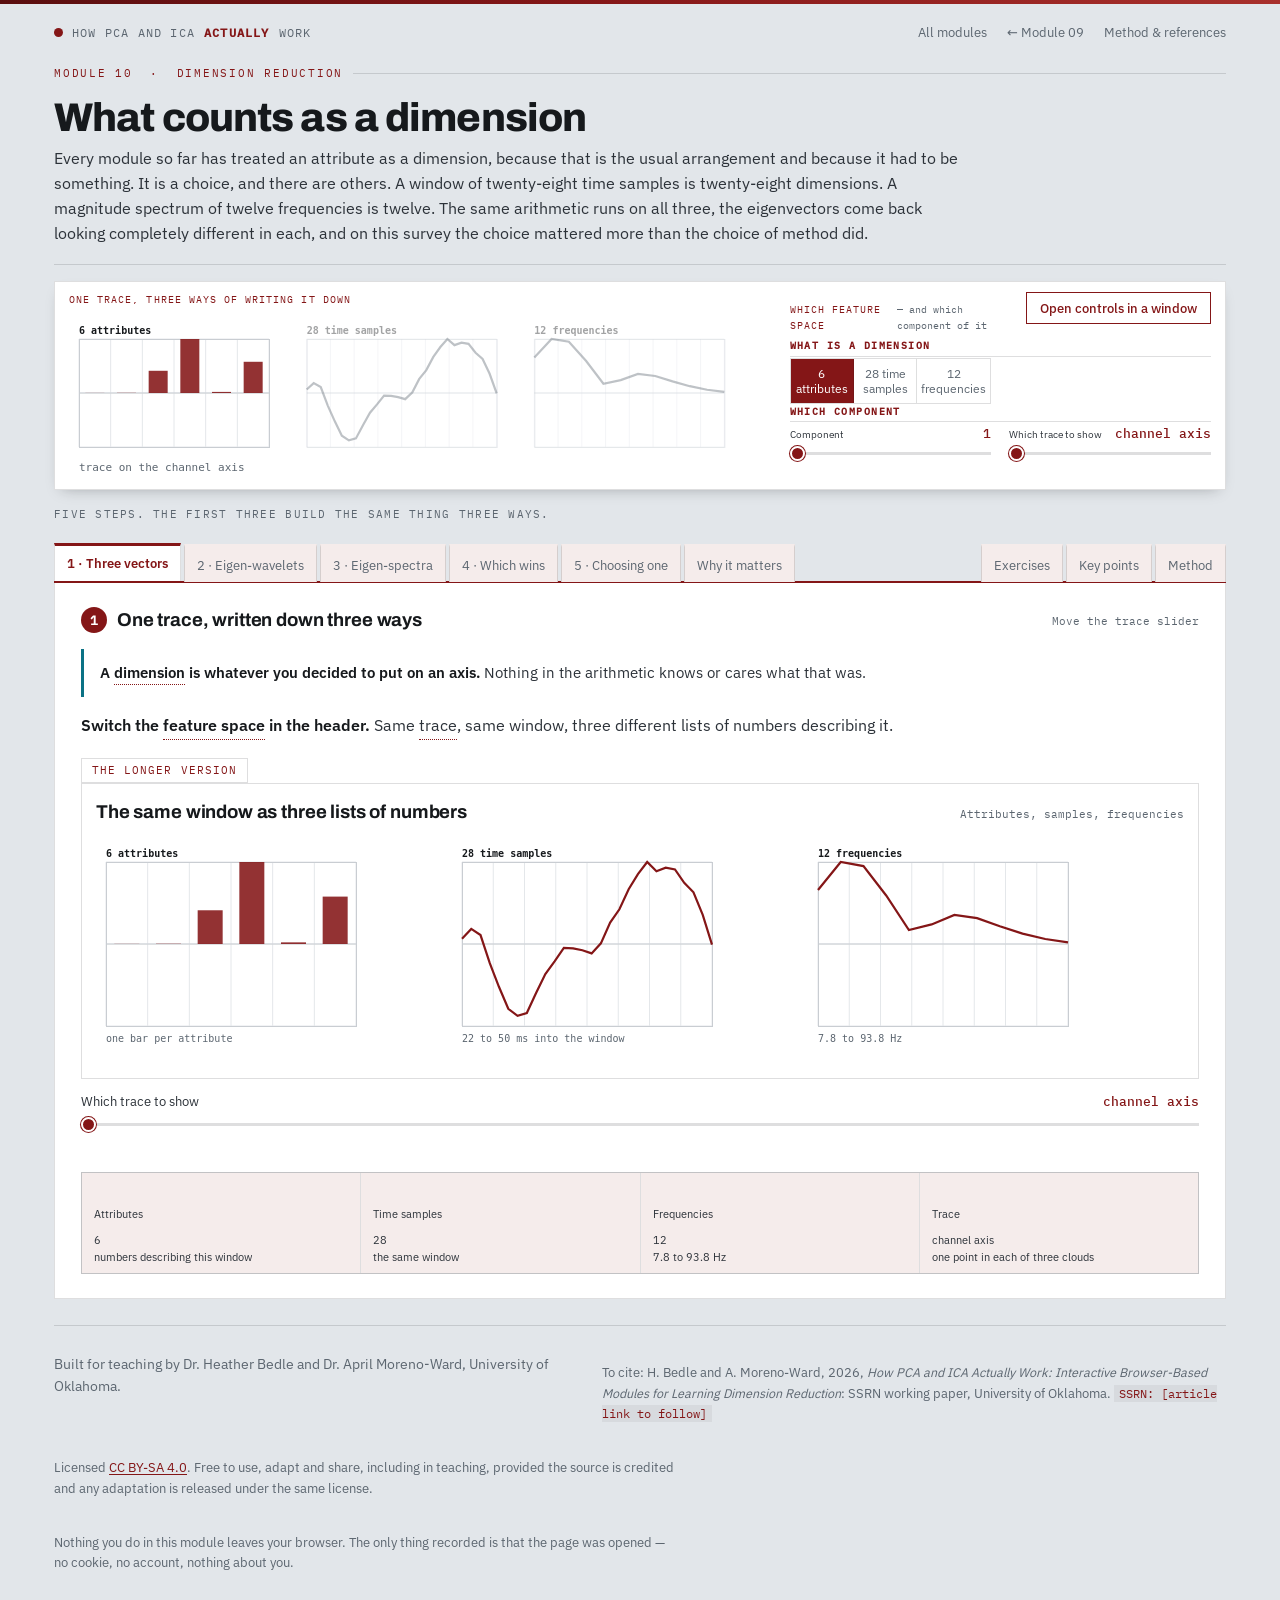
<file: modules/dimensions.html>
<!DOCTYPE html>
<html lang="en">
<head>
<meta charset="utf-8">
<meta name="viewport" content="width=device-width, initial-scale=1">
<title>What counts as a dimension | How PCA and ICA Actually Work</title>
<meta name="description" content="An attribute is a dimension. So is a time sample, and so is a frequency. The same arithmetic on the same window, three ways, with eigenvectors that come out as wavelets and as spectra — and a result that beat changing the method.">
<link rel="stylesheet" href="../assets/fonts.css">
<link rel="stylesheet" href="../assets/style.css">
</head>
<body>

<div class="wrap">
  <header class="masthead">
    <a class="brand" href="../index.html"><span class="dot"></span>How PCA and ICA <b>actually</b> work</a>
    <nav>
      <a href="../index.html">All modules</a>
      <a href="sidebyside.html">← Module 09</a>
      <a href="#notes">Method &amp; references</a>
    </nav>
  </header>

  <div class="mod-head">
    <p class="eyebrow">Module 10 &nbsp;·&nbsp; Dimension reduction</p>
    <h1>What counts as a dimension</h1>
    <p class="sub">Every module so far has treated an attribute as a dimension, because that is the usual arrangement and because it had to be something. It is a choice, and there are others. A window of twenty-eight time samples is twenty-eight dimensions. A magnitude spectrum of twelve frequencies is twelve. The same arithmetic runs on all three, the eigenvectors come back looking completely different in each, and on this survey the choice mattered more than the choice of method did.</p>
  </div>

  <div class="labhead">
    <div class="labgrid">
      <div>
        <p class="cap">One trace, three ways of writing it down</p>
        <canvas id="cHead" aria-label="The same trace shown as six attribute values, as twenty-eight time samples, and as twelve frequency magnitudes"></canvas>
        <div class="score" id="score">
          <span class="say" id="scoreSay">try all three feature spaces</span>
          <span class="track"><span class="fill" id="scoreFill"></span><span class="target" id="scoreTgt"></span></span>
          <span class="pct" id="scorePct">&mdash;</span>
        </div>
      </div>
      <div>
        <p class="cap">Which feature space <span>&mdash; and which component of it</span></p>
        <div class="controls" id="winControls">
          <div class="ctl-col">
            <h2>What is a dimension</h2>
            <div class="seg" id="segSpace" role="group" aria-label="Which feature space">
              <button type="button" data-space="attr">6 attributes</button>
              <button type="button" data-space="wave">28 time samples</button>
              <button type="button" data-space="spec">12 frequencies</button>
            </div>
            <p class="hint-line" style="margin:6px 0 0">Same window of the same survey in all three. Only
              the question of what a dimension is has changed.</p>
          </div>
          <div class="ctl-col">
            <h2>Which component</h2>
            <div class="ctl">
              <label for="pc">Component <span class="val" id="pcV">1</span></label>
              <input type="range" data-key="pc" id="pc" min="1" max="6" step="1" value="1">
            </div>
            <div class="ctl">
              <label for="trace">Which trace to show
                <span class="val" id="traceV">channel axis</span></label>
              <input type="range" data-key="trace" id="trace" min="0" max="2" step="1" value="0">
            </div>
          </div>
        </div>
      </div>
    </div>
  </div>

  <p class="tabhint">Five steps. The first three build the same thing three ways.</p>
  <nav class="tabs" id="tabs" role="tablist" aria-label="Module steps">
    <button role="tab" data-tab="p1" aria-selected="false">1 · Three vectors</button>
    <button role="tab" data-tab="p2" aria-selected="false">2 · Eigen-wavelets</button>
    <button role="tab" data-tab="p3" aria-selected="false">3 · Eigen-spectra</button>
    <button role="tab" data-tab="p4" aria-selected="false">4 · Which wins</button>
    <button role="tab" data-tab="p5" aria-selected="false">5 · Choosing one</button>
    <button role="tab" data-tab="pw" aria-selected="false">Why it matters</button>
    <span class="gap"></span>
    <button role="tab" data-tab="pe" aria-selected="false">Exercises</button>
    <button role="tab" data-tab="pk" aria-selected="false">Key points</button>
    <button role="tab" data-tab="pm" aria-selected="false">Method</button>
  </nav>

  <!-- =============================== STEP 1 =============================== -->
  <section class="tabpane" id="p1" role="tabpanel" hidden>
    <div class="plot-head" style="margin-bottom:14px">
      <h3><span class="stepno">1</span>One trace, written down three ways</h3>
      <span class="hint">Move the trace slider</span>
    </div>

    <p class="qbox"><b>A dimension is whatever you decided to put on an axis.</b> Nothing in the
      arithmetic knows or cares what that was.</p>

    <p class="lede"><b>Switch the feature space in the header.</b> Same trace, same window, three different
      lists of numbers describing it.</p>

    <details class="reveal"><summary>The longer version</summary>
      <p class="lede">Six attributes computed over the window make a six-dimensional vector. The
        twenty-eight time samples in that same window make a twenty-eight-dimensional one. The twelve
        frequency magnitudes of the same window make a twelve-dimensional one. All three describe the
        same piece of seismic data and all three are complete enough to work with.</p>
      <p class="lede">Every trace in the survey supplies one of these vectors, so each feature space gives a
        cloud of 5184 points in a space of its own. Everything from module 01 onward applies to each of
        them identically, because nothing in a covariance matrix knows what its axes were.</p></details>

    <div class="plot">
      <div class="plot-head">
        <h3>The same window as three lists of numbers</h3>
        <span class="hint">Attributes, samples, frequencies</span>
      </div>
      <canvas id="c1" aria-label="One seismic trace window shown as attribute values, as time samples, and as frequency magnitudes"></canvas>
    </div>
    <div class="ctl-row" style="display:flex;flex-wrap:wrap;gap:18px;margin:12px 0 0">
      <div class="ctl" style="flex:1 1 260px;min-width:240px">
        <label for="trace1">Which trace to show
          <span class="val" id="trace1V">channel axis</span></label>
        <input type="range" data-key="trace" id="trace1" min="0" max="2" step="1" value="0">
      </div>
    </div>
    <div class="stats" id="s1"></div>
  </section>

  <!-- =============================== STEP 2 =============================== -->
  <section class="tabpane" id="p2" role="tabpanel" hidden>
    <div class="plot-head" style="margin-bottom:14px">
      <h3><span class="stepno">2</span>When a time sample is a dimension, the eigenvectors are wavelets</h3>
      <span class="hint">Step through the components</span>
    </div>

    <p class="lede"><b>Drag through the components.</b> These are eigenvectors, the same object as module
      04's loadings — and here each one is a waveform with 3, 3, 4 and 4 zero crossings.</p>

    <details class="reveal"><summary>The longer version</summary>
      <p class="lede">A loading is one number per dimension. When the dimensions are the twenty-eight
        time samples of a window, a loading vector has twenty-eight numbers laid out in time, which is a
        wavelet. Nothing made them wavelet-shaped except the data: the traces are wavelets, so the
        directions of greatest spread among them are wavelets too.</p>
      <p class="lede">The score for each component is then how much of that particular waveform is
        present on each trace, which is a map. This is what AASPI's waveform classification programs
        compute, and it is where their documentation calls the eigenvectors the initial training
        waveforms and the projections the principal components.</p>
      <p class="lede">The first four hold 55.5%, 21.5%, 11.2% and 7.4% of the variance, so four of
        twenty-eight dimensions reach 95.5% — a much harder compression than six attributes
        managed.</p></details>

    <div class="plot">
      <div class="plot-head">
        <h3>Eigenvectors as waveforms, and the map of each</h3>
        <span class="hint">Channel axes marked</span>
      </div>
      <canvas id="c2" aria-label="The eigenvectors of the waveform covariance drawn as wavelets beside the map of each one's scores"></canvas>
    </div>
    <div class="ctl-row" style="display:flex;flex-wrap:wrap;gap:18px;margin:12px 0 0">
      <div class="ctl" style="flex:1 1 240px;min-width:220px">
        <label for="pc2">Component <span class="val" id="pc2V">1</span></label>
        <input type="range" data-key="pc" id="pc2" min="1" max="6" step="1" value="1">
      </div>
    </div>
    <div class="stats" id="s2"></div>
  </section>

  <!-- =============================== STEP 3 =============================== -->
  <section class="tabpane" id="p3" role="tabpanel" hidden>
    <div class="plot-head" style="margin-bottom:14px">
      <h3><span class="stepno">3</span>When a frequency is a dimension, they are spectra</h3>
      <span class="hint">Component 2 is the one to look at</span>
    </div>

    <p class="lede"><b>Component 1 is all one sign</b> — a brightness measure, peaking at 39 Hz.
      <b>Component 2 changes sign</b>: low frequencies against high. That one is a frequency shift, and
      it separates the channel at 8.46.</p>

    <details class="reveal"><summary>The longer version</summary>
      <p class="lede">Two components reach 95.6% here, against four for the waveform space and four for
        the attributes. Magnitude spectra of a band-limited wavelet are smooth and strongly redundant
        between neighboring frequencies, so there is very little independent information across twelve
        bins.</p>
      <p class="lede">A component whose loadings are all the same sign is measuring how much there is of
        everything, which is an amplitude. A component whose loadings change sign is measuring a balance
        between the parts on either side of the change, which for a spectrum is a frequency shift. The
        channel here is a tuned thin bed, so it shifts the spectrum rather than simply brightening it,
        and the sign-changing component is the one that finds it.</p>
      <p class="lede">Guo, Marfurt and Liu (2009) set this out as principal component spectral analysis.
        The AASPI implementation goes further and decomposes magnitude and phase together as a single
        complex quantity, which this module does not do.</p></details>

    <div class="plot">
      <div class="plot-head">
        <h3>Eigenvectors as spectra, and the map of each</h3>
        <span class="hint">Frequency across, loading up</span>
      </div>
      <canvas id="c3" aria-label="The eigenvectors of the spectral covariance drawn against frequency beside the map of each one's scores"></canvas>
    </div>
    <div class="ctl-row" style="display:flex;flex-wrap:wrap;gap:18px;margin:12px 0 0">
      <div class="ctl" style="flex:1 1 240px;min-width:220px">
        <label for="pc3">Component <span class="val" id="pc3V">1</span></label>
        <input type="range" data-key="pc" id="pc3" min="1" max="6" step="1" value="1">
      </div>
    </div>
    <div class="stats" id="s3"></div>
  </section>

  <!-- =============================== STEP 4 =============================== -->
  <section class="tabpane" id="p4" role="tabpanel" hidden>
    <div class="plot-head" style="margin-bottom:14px">
      <h3><span class="stepno">4</span>The feature space mattered more than the method</h3>
      <span class="hint">Fill the bar</span>
    </div>

    <p class="lede"><b>Find the feature space and component that shows the channel best.</b> Then compare what
      you find against everything the previous nine modules achieved.</p>

    <details class="reveal"><summary>The longer version</summary>
      <p class="lede">On the attribute space, the best principal component separated the channel at 3.11 and the best independent component at 6.30 — module 08's headline, and a good argument for
        the harder method.</p>
      <p class="lede">On the spectral space, ordinary PCA reaches 8.46. Changing what counted as a
        dimension did more than changing the method did, on the same window of the same survey, and it
        cost nothing beyond a different way of writing the data down.</p>
      <p class="lede">That is not an argument that spectra are better than attributes. It is an argument
        that the choice of feature space is a decision with consequences, and it is normally made without being noticed
        at all.</p></details>

    <div class="plot">
      <div class="plot-head">
        <h3>Every component of every feature space, against the channel</h3>
        <span class="hint">Previous results marked as lines</span>
      </div>
      <canvas id="c4" aria-label="Channel separation achieved by each component of each of the three feature spaces, with the results from earlier modules marked"></canvas>
    </div>
    <div class="ctl-row" style="display:flex;flex-wrap:wrap;gap:18px;margin:12px 0 0">
      <div class="ctl" style="flex:1 1 260px;min-width:240px">
        <h2 style="margin:0 0 6px">What is a dimension</h2>
        <div class="seg" id="segSpace4" role="group" aria-label="Which feature space">
          <button type="button" data-space="attr">Attributes</button>
          <button type="button" data-space="wave">Samples</button>
          <button type="button" data-space="spec">Frequencies</button>
        </div>
      </div>
      <div class="ctl" style="flex:1 1 240px;min-width:220px">
        <label for="pc4">Component <span class="val" id="pc4V">1</span></label>
        <input type="range" data-key="pc" id="pc4" min="1" max="6" step="1" value="1">
      </div>
    </div>
    <div class="stats" id="s4"></div>
  </section>

  <!-- =============================== STEP 5 =============================== -->
  <section class="tabpane" id="p5" role="tabpanel" hidden>
    <div class="plot-head" style="margin-bottom:14px">
      <h3><span class="stepno">5</span>Choosing a feature space on purpose</h3>
      <span class="hint">Three questions, three answers</span>
    </div>

    <p class="lede">The feature space is chosen by what you are looking for, and the programs that implement
      each one are separate programs with separate documentation.</p>

    <div class="plot">
      <div class="plot-head">
        <h3>The three feature spaces as properties</h3>
        <span class="hint">Measured here, except where noted</span>
      </div>
      <canvas id="c5" aria-label="A comparison of the three feature spaces: what a dimension is, what an eigenvector looks like, and what each is good for"></canvas>
    </div>
    <div class="ctl-row" style="display:flex;flex-wrap:wrap;gap:18px;margin:12px 0 0">
      <div class="ctl" style="flex:1 1 280px;min-width:260px">
        <h2 style="margin:0 0 6px">Show</h2>
        <div class="seg" id="segCmp" role="group" aria-label="Which comparison">
          <button type="button" data-cmp="what">What a dimension is</button>
          <button type="button" data-cmp="eig">What comes back</button>
          <button type="button" data-cmp="use">What each suits</button>
        </div>
      </div>
    </div>
    <div class="stats" id="s5"></div>
    <div class="legend prose">
      <span>None of the three is a different method. Every number on this page came out of the same
        eigensolver reading the same kind of covariance matrix, and the only thing that changed between
        them was what got written on the axes.</span>
    </div>
  </section>

  <!-- ============================ WHY IT MATTERS =========================== -->
  <section class="tabpane" id="pw" role="tabpanel" hidden>
    <div class="plot-head" style="margin-bottom:14px">
      <h3>Why it matters</h3>
      <span class="hint">Where this shows up in real work</span>
    </div>
    <p class="lede">The feature space is chosen before anything else and is usually inherited from whichever
      program was opened. It is worth choosing on purpose.</p>
    <ul class="lede" style="padding-left:20px">
      <li><b>Reading a paper or a manual.</b> "PCA on seismic data" describes at least three different
        analyzes. A figure of eigenvectors that look like wavelets is the waveform space; a bar chart
        against attribute names is the attribute space. They are not comparable.</li>
      <li><b>Waveform classification.</b> Projecting traces onto a few eigen-wavelets and classifying the
        result is a standard facies workflow, and the eigen-wavelets are the vocabulary it uses.</li>
      <li><b>Before reaching for a harder method.</b> Here, rewriting the data as spectra outperformed
        switching from PCA to ICA. That is a cheap thing to try first.</li>
      <li><b>Knowing what the components mean.</b> All-one-sign loadings measure how much there is of
        everything. Sign-changing loadings measure a balance. That reading works in every feature space, and it
        is usually the fastest way to name a component.</li>
    </ul>
    <p class="lede"><b>Two points that are commonly confused.</b> The first is that more dimensions means
      more information. The spectral feature space has twelve dimensions carrying less independent content than
      six attributes did — two components reach 95% — because neighboring frequencies of a band-limited
      wavelet are nearly the same measurement. The second is that these are alternative methods. They are
      one method applied to three different descriptions of identical data.</p>
    <div class="legend prose">
      <span>The result on this page is one target on one synthetic survey. What transfers is not that
        spectra win, but that the choice of feature space is a lever most people never touch.</span>
    </div>
  </section>

  <!-- ============================== EXERCISES ============================= -->
  <section class="tabpane" id="pe" role="tabpanel" hidden>
    <div class="tryit" style="max-width:none">
      <h3>Exercises</h3>
      <ol>
        <li><b>Count the dimensions three ways.</b>
          <em class="point">Why: "dimension" is the word that causes the most trouble, and this fixes
            it.</em>
          In step 1, switch between the three feature spaces and note how many numbers describe one trace in
          each.
          <details class="reveal"><summary>Hint</summary><span class="ans">Six, twenty-eight and twelve,
            for the same window of the same trace. The survey has 5184 traces, so each feature space gives a
            cloud of 5184 points in a space of that many dimensions. Nothing in the arithmetic notices
            the difference: a covariance matrix is a covariance matrix whether its axes are attributes,
            milliseconds or hertz.</span></details></li>

        <li><b>Look at an eigenvector that is a wavelet.</b>
          <em class="point">Why: seeing a loading vector as a signal rather than a bar chart is what
            makes the waveform literature readable.</em>
          In step 2, step through the first four components and count the zero crossings of each.
          <details class="reveal"><summary>Hint</summary><span class="ans">Three, three, four and four.
            They look like wavelets because the data are wavelets — the direction of greatest spread
            among a set of wavelets is itself a wavelet. The four components hold 55.0%, 21.6%, 11.5%
            and 7.4%, reaching 95.6% between them, so four of twenty-eight dimensions carry almost
            everything. The score of each is a map of how much of that particular waveform sits on each
            trace, which is exactly what a waveform classification is built
            from.</span></details></li>

        <li><b>Name a component from its loadings alone.</b>
          <em class="point">Why: this reading works in every feature space and is the quickest way to know what
            a component contains.</em>
          In step 3, compare the sign pattern of spectral component 1 against component 2, then look at
          their maps.
          <details class="reveal"><summary>Hint</summary><span class="ans">Component 1 is positive at
            every frequency, peaking at 39 Hz, so it measures how much spectrum there is altogether —
            a brightness. Component 2 runs 0.47, 0.54, 0.32 at the low end and &minus;0.37, &minus;0.41, &minus;0.26 in the middle, so it measures low frequencies against high, which is a frequency
            shift. The channel is a tuned thin bed and shifts the spectrum rather than simply
            brightening it, so component 2 is the one that finds it: 8.46 against 2.16. All-one-sign
            means an amount, sign-changing means a balance, and that holds for attribute loadings and
            eigen-wavelets equally.</span></details></li>

        <li><b>Beat module 08 without changing the method.</b>
          <em class="point">Why: the feature space is a cheaper lever than the algorithm and almost nobody
            reaches for it.</em>
          In step 4, find the best component of each feature space and set the three against the results marked
          on the panel.
          <em class="predict">Before starting: module 08 needed ICA to get from 3.11 to 6.30. Commit to
            whether ordinary PCA in a different feature space can do better.</em>
          <details class="reveal"><summary>Hint</summary><span class="ans">Attributes: 3.11. Time samples: 3.50. Frequencies: 8.46. Plain PCA on the spectral space beats the independent
            component analysis of module 08, which reached 6.30, and beats every attribute result in the
            set. Nothing about the method changed — same eigensolver, same covariance matrix, same
            survey, same window. Only the axes were relabeled. Two readings of that are available and the page does not choose between them.
            It may be that spectra suit this target, because a tuned thin bed shifts the spectrum and the
            attribute set contains only one frequency measure. Or it may be that twelve frequency bins
            describe the window more completely than six hand-chosen attributes do. The experiment run
            here cannot separate those. What it does establish is that changing the feature space is
            worth trying before reaching for a harder algorithm.</span></details></li>

        <li><b>Find where the extra dimensions went.</b>
          <em class="point">Why: a bigger space is not automatically a richer one, and this is the
            clearest case in the set.</em>
          Read how many components each feature space needs to reach 90% of its variance.
          <details class="reveal"><summary>Hint</summary><span class="ans">Attributes need four of six.
            Time samples need four of twenty-eight. Frequencies need two of twelve. The spectral feature space
            has twice as many dimensions as the attribute space and less independent content in them,
            because the magnitude spectrum of a band-limited wavelet is smooth and neighboring bins are
            nearly the same number. Counting dimensions tells you about the description; counting
            components tells you about the data.</span></details></li>
      </ol>
    </div>
  </section>

  <!-- ============================= KEY POINTS ============================= -->
  <section class="tabpane" id="pk" role="tabpanel" hidden>
    <div class="takeaway">
      <h3>If you remember nothing else</h3>
      <ul>
        <li><b>A dimension is whatever you put on an axis.</b> An attribute, a millisecond, a hertz. The
          arithmetic does not know the difference.</li>
        <li><b>Eigenvectors look like whatever the axes were.</b> Twenty-eight time samples give
          eigenvectors that are wavelets, with 3, 3, 4 and 4 zero crossings here.</li>
        <li><b>All-one-sign loadings measure an amount; sign-changing loadings measure a balance.</b>
          That reading names a component in any feature space.</li>
        <li><b>The feature space can matter more than the method.</b> Plain PCA on spectra reached 8.46 against 6.30 for ICA on attributes, on the same window.</li>
        <li><b>More dimensions is not more information.</b> Twelve frequencies needed two components for
          90%; six attributes needed four.</li>
        <li><b>These are not three methods.</b> One method, three descriptions of identical data.</li>
      </ul>
    </div>
  </section>

  <!-- =============================== METHOD =============================== -->
  <section class="tabpane" id="pm" role="tabpanel" hidden>
    <div class="plot-head" style="margin-bottom:14px">
      <h3 id="notes">Method</h3>
      <span class="hint">What is computed, and what is left out</span>
    </div>
    <p class="lede"><b>All three feature spaces use the same window</b>, samples 22 to 50 of the same 72 by 72
      trace synthetic survey the whole set uses, and the same 5184 traces.</p>
    <p class="lede"><b>The attribute feature space</b> is the six of modules 04 to 08, Z-scored, which is the
      correlation route of module 03. <b>The waveform feature space</b> takes the twenty-eight samples directly
      with means removed and no standardization, because every sample is already in the same amplitude
      units and standardizing them individually would distort the wavelet shape. <b>The spectral feature space</b>
      takes the magnitude spectrum of the Hann-tapered window on a 64-point transform, keeping the first
      twelve bins, which at 2 ms sampling is 7.8 to 93.8 Hz, again with means removed only.</p>
    <p class="lede"><b>The separation statistic</b> is identical to modules 05 to 09 and is described in
      module 06's Method tab, so every number here can be set directly beside the ones there. The
      comparison figures quoted from earlier modules are 3.11 for the best attribute principal component,
      6.30 for the best independent component and 9.34 for the best direction module 06 found, all on the attribute
      feature space.</p>
    <p class="lede"><b>What this leaves out of the published methods.</b> AASPI's complex principal
      component spectral analysis decomposes magnitude and phase together as one complex quantity with a
      self-adjoint covariance matrix, following Guo et al. (2009); this module uses magnitudes only, which
      is simpler and discards the phase. Its waveform programs run on windows tracked along an
      interpreted horizon rather than on a flat window, and classify the resulting scores rather than
      stopping at them. Neither difference changes what an eigenvector is or what it looks like, which is
      what this module is about.</p>
    <p class="lede"><b>An error in the source documentation, for the record.</b> The AASPI documents for
      <span class="k">pca_waveform_classification</span> and <span class="k">real_pca_waveform</span>
      state that the principal components are not orthogonal. Module 04 measures the score vectors of
      this set at mutual dot products of about 10⁻¹⁵, which is orthogonal to machine precision; with the
      means removed, uncorrelated and orthogonal are the same statement. The two documents also have
      their menu paths swapped, and <span class="k">complex_pca_spectra</span> writes the eigenvalue
      decomposition of the covariance matrix where it means the eigenvector matrix.</p>
    <p class="lede"><b>Simplifications, stated plainly.</b> One window on one synthetic survey. The
      window is flat, where real waveform work follows a horizon and a flat window across dipping strata
      mixes different geology into the same dimension. No decimation. The spectral feature space keeps twelve
      bins because that covers the useful band of a 30 Hz wavelet; a different choice of transform length
      or band would give different numbers.</p>
    <details class="reveal">
      <summary>References</summary>
      <ul class="lede" style="padding-left:20px">
        <li>Guo, H., K. J. Marfurt, and J. Liu, 2009, Principal component spectral analysis:
          <em>Geophysics</em>, <b>74</b>, P35&ndash;P43.</li>
        <li>Coléou, T., M. Poupon, and K. Azbel, 2003, Unsupervised seismic facies classification: a
          review and comparison of techniques and implementation: <em>The Leading Edge</em>, <b>22</b>,
          942&ndash;953 — waveform classification.</li>
        <li>Partyka, G., J. Gridley, and J. Lopez, 1999, Interpretational applications of spectral
          decomposition in reservoir characterization: <em>The Leading Edge</em>, <b>18</b>,
          353&ndash;360.</li>
        <li>Chopra, S., and K. J. Marfurt, 2007, <em>Seismic Attributes for Prospect Identification and
          Reservoir Characterization</em>: SEG Geophysical Development Series 11.</li>
        <li>Jolliffe, I. T., 2002, <em>Principal Component Analysis</em>, 2nd ed.: Springer.</li>
      </ul>
    </details>
  </section>

  <section class="nextup" id="nextup" hidden>
    <p class="eyebrow">Next up</p>
    <h3>11 · Components are not geology</h3>
    <p>The last module in the set, and the one that says what none of this can do. An artifact arriving as
      a component, a real feature nothing finds, and where to go when a straight line through the data is
      not enough.</p>
    <a class="btn ghost" href="notgeology.html">Module 11 →</a>
  </section>

  <div class="pager" id="pager" hidden>
    <a class="btn ghost" href="sidebyside.html">← Module 09: the two, side by side</a>
    <a class="btn ghost" href="../index.html">All modules</a>
    <a class="btn ghost" href="notgeology.html">Module 11: components are not geology →</a>
  </div>

  <footer>
    <div class="foot-grid">
      <p>Built for teaching by Dr. Heather Bedle and Dr. April Moreno-Ward, University of Oklahoma.</p>
      <p class="lic">To cite: H. Bedle and A. Moreno-Ward, 2026, <i>How PCA and ICA Actually Work:
        Interactive Browser-Based Modules for Learning Dimension Reduction</i>: SSRN working paper,
        University of Oklahoma. <span class="k">SSRN: [article link to follow]</span></p>
      <p class="lic">Licensed <a href="https://creativecommons.org/licenses/by-sa/4.0/">CC BY-SA 4.0</a>.
        Free to use, adapt and share, including in teaching, provided the source is credited and any
        adaptation is released under the same license.</p>
      <p class="lic">Nothing you do in this module leaves your browser. The only thing recorded is that
        the page was opened &mdash; no cookie, no account, nothing about you.</p>
    </div>
  </footer>
</div>

<script src="../assets/count.js"></script>
<script src="../assets/popout.js"></script>
<script src="../assets/panelout.js"></script>
<script src="../assets/glossary.js"></script>
<script src="../assets/score.js"></script>
<script src="../assets/multivar.js"></script>
<script src="../assets/attrfield.js"></script>
<script>
(function () {
  'use strict';

  if (typeof MV === 'undefined' || typeof AF === 'undefined') {
    var el = document.createElement('div');
    el.setAttribute('style', 'background:#841617;color:#fff;padding:14px 18px;margin:16px 0;' +
      'font:13px/1.6 ui-monospace,Menlo,monospace');
    el.textContent = 'This module could not load assets/multivar.js and assets/attrfield.js.';
    var w0 = document.querySelector('.wrap');
    (w0 || document.body).insertBefore(el, w0 ? w0.firstChild : null);
    return;
  }

  var $ = function (id) { return document.getElementById(id); };
  var CRIM = '#841617', TEAL = '#0B7285', SLATE = '#5C6670', INK = '#16191C';
  var NX = 72, NY = 72, N = NX * NY, T0 = 22, T1 = 50, J = T1 - T0;
  var NF = 64, NB = 12;
  var CORE = ['rms', 'envelope', 'peakfreq', 'bandwidth', 'coherence', 'glcmcon'];
  var SHORT = { rms: 'RMS', envelope: 'env', peakfreq: 'f peak', bandwidth: 'bandw',
                coherence: 'coher', glcmcon: 'GLCM' };

  /* Results carried in from earlier modules, for the comparison in step 4. */
  var PRIOR = { pca: 3.108, ica: 6.303, attr: 6.395, ceiling: 9.342 };

  var DEF = { space: 'attr', pc: 1, trace: 0, cmp: 'what', tab: 'p1' };
  var S = MV.readState(DEF);
  if (['attr', 'wave', 'spec'].indexOf(S.space) < 0) S.space = 'attr';
  S.pc = Math.max(1, Math.min(6, Math.round(S.pc)));
  S.trace = Math.max(0, Math.min(2, Math.round(S.trace)));
  if (['what', 'eig', 'use'].indexOf(S.cmp) < 0) S.cmp = 'what';

  var CAN_LINK = location.protocol !== 'file:';
  function saveState() {
    if (!CAN_LINK) return;
    try { MV.writeState(S, DEF); } catch (e) { /* nothing shareable */ }
  }

  /* =====================================================================
     THE THREE FRAMINGS

     Same window, same traces. Only what goes on an axis changes.
     ===================================================================== */

  var SURVEY = null;
  function survey() {
    if (SURVEY) return SURVEY;
    var slab = AF.build({ nx: NX, ny: NY, freq: 30, noise: 0.12, footprint: 0.06, seed: 2026 });
    var attr = AF.attributes(slab, CORE);

    // waveform: one dimension per time sample in the window
    var W = [], j, ix, iy;
    for (j = 0; j < J; j++) {
      var col = new Float64Array(N);
      for (ix = 0; ix < NX; ix++) for (iy = 0; iy < NY; iy++) {
        col[ix * NY + iy] = slab.data[(ix * NY + iy) * slab.nt + T0 + j];
      }
      W.push(col);
    }

    // spectral: one dimension per frequency bin of the same window
    var F = [], f;
    for (f = 0; f < NB; f++) F.push(new Float64Array(N));
    for (ix = 0; ix < NX; ix++) for (iy = 0; iy < NY; iy++) {
      var re = new Float64Array(NF), im = new Float64Array(NF);
      for (j = 0; j < J; j++) {
        var w = 0.5 - 0.5 * Math.cos(2 * Math.PI * j / (J - 1));
        re[j] = slab.data[(ix * NY + iy) * slab.nt + T0 + j] * w;
      }
      AF.fft(re, im, false);
      for (f = 0; f < NB; f++) F[f][ix * NY + iy] = Math.hypot(re[f + 1], im[f + 1]);
    }

    SURVEY = {
      slab: slab, attr: attr, df: 1 / (NF * slab.dt),
      spaces: {
        attr: { X: CORE.map(function (n) { return attr[n]; }), dims: CORE.length,
                label: 'attributes', std: true,
                axis: CORE.map(function (n) { return SHORT[n]; }) },
        wave: { X: W, dims: J, label: 'time samples', std: false,
                axis: null },
        spec: { X: F, dims: NB, label: 'frequencies', std: false, axis: null }
      }
    };
    Object.keys(SURVEY.spaces).forEach(function (k) {
      var sp = SURVEY.spaces[k];
      sp.P = MV.pca(sp.X, sp.std ? { standardize: true } : {});
    });
    return SURVEY;
  }

  function space(which) { return survey().spaces[which || S.space]; }

  /* The separation statistic, identical to modules 05 to 09. */
  var MASK = null;
  function masks() {
    if (MASK) return MASK;
    var axis = [], marg = [], ix, iy;
    for (ix = 0; ix < NX; ix++) for (iy = 0; iy < NY; iy++) {
      var yc = AF.centerline(ix, NX, AF.YOUNG) * (NY - 1);
      var d = Math.abs(iy - yc) / (AF.YOUNG.halfWidth * (NY - 1));
      var k = ix * NY + iy;
      if (d < 0.45) axis.push(k); else if (d > 1.1 && d < 2.0) marg.push(k);
    }
    MASK = { axis: axis, marg: marg };
    return MASK;
  }
  function sep(m) {
    var M = masks();
    var a = M.axis.map(function (k) { return m[k]; });
    var b = M.marg.map(function (k) { return m[k]; });
    var ma = MV.mean(a), mb = MV.mean(b);
    var sa = MV.std(a, ma), sb = MV.std(b, mb);
    return (ma - mb) / Math.sqrt((sa * sa + sb * sb) / 2 || 1);
  }

  /* Three traces worth looking at: on the channel, on its margin, in the
     background. Chosen from the model, once. */
  var TRACES = null;
  function traces() {
    if (TRACES) return TRACES;
    var ix = Math.round(NX * 0.5);
    var yc = AF.centerline(ix, NX, AF.YOUNG) * (NY - 1);
    var hw = AF.YOUNG.halfWidth * (NY - 1);
    TRACES = [
      { k: ix * NY + Math.round(yc), label: 'channel axis' },
      { k: ix * NY + Math.round(Math.min(NY - 1, yc + 1.5 * hw)), label: 'channel margin' },
      { k: ix * NY + Math.round(Math.min(NY - 1, yc + 4.0 * hw)), label: 'background' }
    ];
    return TRACES;
  }

  /* =====================================================================
     DRAWING
     ===================================================================== */

  function contentWidth(el) {
    var p = el.parentElement || el;
    var cs = getComputedStyle(p);
    return Math.max(260, p.clientWidth - parseFloat(cs.paddingLeft) - parseFloat(cs.paddingRight));
  }
  function fit(id, w, h) {
    var c = $(id);
    if (!c) return null;
    var dpr = window.devicePixelRatio || 1;
    c.style.width = w + 'px'; c.style.height = h + 'px';
    c.width = Math.round(w * dpr); c.height = Math.round(h * dpr);
    var ctx = c.getContext('2d');
    ctx.setTransform(dpr, 0, 0, dpr, 0, 0);
    ctx.clearRect(0, 0, w, h);
    ctx.font = '11px ui-monospace,Menlo,monospace';
    return ctx;
  }
  function grid(ctx, r, y0, y1, nx, ny, yfmt) {
    ctx.save();
    ctx.fillStyle = SLATE; ctx.strokeStyle = '#E4E7EA'; ctx.lineWidth = 1;
    var i, X, Y, v;
    for (i = 0; i <= nx; i++) {
      X = r.x + r.w * i / nx;
      ctx.beginPath(); ctx.moveTo(X, r.y); ctx.lineTo(X, r.y + r.h); ctx.stroke();
    }
    ctx.textAlign = 'right';
    for (i = 0; i <= ny; i++) {
      v = y0 + (y1 - y0) * i / ny;
      Y = r.y + r.h - r.h * i / ny;
      ctx.beginPath(); ctx.moveTo(r.x, Y); ctx.lineTo(r.x + r.w, Y); ctx.stroke();
      if (yfmt !== false) ctx.fillText(yfmt ? yfmt(v) : v.toFixed(1), r.x - 8, Y + 4);
    }
    ctx.strokeStyle = '#C9CDD2';
    ctx.strokeRect(r.x + 0.5, r.y + 0.5, r.w, r.h);
    ctx.restore();
  }
  function cmap(t) {
    t = Math.max(0, Math.min(1, t));
    var stops = [[26, 47, 63], [61, 109, 125], [166, 196, 198], [244, 240, 227],
                 [214, 156, 110], [166, 71, 52], [102, 20, 24]];
    var u = t * (stops.length - 1), i = Math.min(stops.length - 2, Math.floor(u)), f = u - i;
    var a = stops[i], b = stops[i + 1];
    return 'rgb(' + Math.round(a[0] + (b[0] - a[0]) * f) + ',' +
      Math.round(a[1] + (b[1] - a[1]) * f) + ',' + Math.round(a[2] + (b[2] - a[2]) * f) + ')';
  }
  function drawMap(ctx, r, m, title, sub) {
    var q = Math.max(Math.abs(AF.percentile(m, 0.01)), Math.abs(AF.percentile(m, 0.99))) || 1;
    var cw = r.w / NX, ch = r.h / NY, ix, iy;
    for (ix = 0; ix < NX; ix++) for (iy = 0; iy < NY; iy++) {
      ctx.fillStyle = cmap((m[ix * NY + iy] + q) / (2 * q));
      ctx.fillRect(r.x + ix * cw, r.y + (NY - 1 - iy) * ch, cw + 0.6, ch + 0.6);
    }
    ctx.save();
    ctx.strokeStyle = '#C9CDD2';
    ctx.strokeRect(r.x + 0.5, r.y + 0.5, r.w, r.h);
    ctx.lineWidth = 1.1;
    [[AF.YOUNG, 'rgba(255,255,255,0.9)', []], [AF.OLD, 'rgba(255,255,255,0.65)', [4, 3]]]
      .forEach(function (p) {
        ctx.strokeStyle = p[1]; ctx.setLineDash(p[2]);
        ctx.beginPath();
        for (var jx = 0; jx < NX; jx++) {
          var yc = AF.centerline(jx, NX, p[0]) * (NY - 1);
          var X = r.x + (jx + 0.5) * r.w / NX, Y = r.y + r.h - (yc + 0.5) * r.h / NY;
          if (jx === 0) ctx.moveTo(X, Y); else ctx.lineTo(X, Y);
        }
        ctx.stroke();
      });
    ctx.setLineDash([]);
    if (title) {
      ctx.fillStyle = INK; ctx.textAlign = 'left';
      ctx.font = '600 10px ui-monospace,Menlo,monospace';
      ctx.fillText(title, r.x, r.y - 5);
    }
    if (sub) {
      ctx.fillStyle = SLATE; ctx.textAlign = 'left';
      ctx.font = '10px ui-monospace,Menlo,monospace';
      ctx.fillText(sub, r.x, r.y + r.h + 14);
    }
    ctx.restore();
  }

  /* A vector drawn against its own axis: bars for attributes, a line for a
     waveform, a line for a spectrum. */
  function drawVector(ctx, r, v, kind, title, color) {
    var n = v.length, i;
    var mx = 0;
    for (i = 0; i < n; i++) mx = Math.max(mx, Math.abs(v[i]));
    mx = mx || 1;
    grid(ctx, r, -mx, mx, Math.min(n, 8), 2, false);
    var zero = r.y + r.h / 2;
    ctx.save();
    ctx.strokeStyle = '#C9CDD2'; ctx.lineWidth = 1;
    ctx.beginPath(); ctx.moveTo(r.x, zero); ctx.lineTo(r.x + r.w, zero); ctx.stroke();
    ctx.restore();
    if (kind === 'bars') {
      var bw = r.w / n;
      for (i = 0; i < n; i++) {
        var h = v[i] / mx * (r.h / 2);
        ctx.save();
        ctx.fillStyle = color; ctx.globalAlpha = 0.88;
        ctx.fillRect(r.x + i * bw + bw * 0.2, Math.min(zero, zero - h), bw * 0.6, Math.abs(h));
        ctx.restore();
      }
    } else {
      ctx.save();
      ctx.strokeStyle = color; ctx.lineWidth = 2.2;
      ctx.beginPath();
      for (i = 0; i < n; i++) {
        var X = r.x + (n === 1 ? 0.5 : i / (n - 1)) * r.w;
        var Y = zero - v[i] / mx * (r.h / 2);
        if (i === 0) ctx.moveTo(X, Y); else ctx.lineTo(X, Y);
      }
      ctx.stroke();
      ctx.restore();
    }
    if (title) {
      ctx.save();
      ctx.fillStyle = INK; ctx.textAlign = 'left';
      ctx.font = '600 10px ui-monospace,Menlo,monospace';
      ctx.fillText(title, r.x, r.y - 5);
      ctx.restore();
    }
  }

  function kindOf(which) { return (which || S.space) === 'attr' ? 'bars' : 'line'; }

  /* =====================================================================
     HEADER
     ===================================================================== */

  function drawHead() {
    var host = $('cHead');
    if (!host || host.offsetParent === null) return;
    var w = contentWidth(host), h = 168;
    var ctx = fit('cHead', w, h);
    if (!ctx) return;
    var sv = survey(), t = traces()[S.trace];
    var pw = Math.min(190, (w - 60) / 3);
    var gap = Math.max(12, (w - 20 - 3 * pw) / 3);
    ['attr', 'wave', 'spec'].forEach(function (key, k) {
      var sp = sv.spaces[key];
      var v = sp.X.map(function (col) { return col[t.k]; });
      var r = { x: 10 + k * (pw + gap), y: 26, w: pw, h: h - 26 - 34 };
      ctx.save();
      ctx.globalAlpha = (key === S.space) ? 1 : 0.4;
      drawVector(ctx, r, v, kindOf(key), sp.dims + ' ' + sp.label,
        key === S.space ? CRIM : SLATE);
      ctx.restore();
    });
    ctx.save();
    ctx.fillStyle = SLATE; ctx.textAlign = 'left';
    ctx.fillText('trace on the ' + t.label, 10, h - 10);
    ctx.restore();
  }

  /* =====================================================================
     STEPS
     ===================================================================== */

  function drawStep1() {
    var host = $('c1');
    if (!host || host.offsetParent === null) return;
    var w = contentWidth(host), h = 230;
    var ctx = fit('c1', w, h);
    if (!ctx) return;
    var sv = survey(), t = traces()[S.trace];
    var pw = Math.min(250, (w - 70) / 3);
    var gap = Math.max(14, (w - 20 - 3 * pw) / 3);
    ['attr', 'wave', 'spec'].forEach(function (key, k) {
      var sp = sv.spaces[key];
      var v = sp.X.map(function (col) { return col[t.k]; });
      var r = { x: 10 + k * (pw + gap), y: 26, w: pw, h: h - 26 - 40 };
      drawVector(ctx, r, v, kindOf(key), sp.dims + ' ' + sp.label, CRIM);
      ctx.save();
      ctx.fillStyle = SLATE; ctx.textAlign = 'left';
      ctx.font = '10px ui-monospace,Menlo,monospace';
      ctx.fillText(key === 'wave' ? '22 to 50 ms into the window'
        : key === 'spec' ? '7.8 to 93.8 Hz' : 'one bar per attribute',
        r.x, r.y + r.h + 16);
      ctx.restore();
    });
  }

  function drawComponentPanel(id, which) {
    var host = $(id);
    if (!host || host.offsetParent === null) return;
    var w = contentWidth(host);
    var sp = space(which);
    var c = Math.min(S.pc, sp.dims) - 1;
    var size = Math.min(230, (w - 80) / 2);
    var ctx = fit(id, w, size + 46);
    if (!ctx) return;
    var v = Array.prototype.slice.call(sp.P.vectors[c]);
    var rV = { x: 46, y: 26, w: Math.max(150, w - size - 90), h: size };
    drawVector(ctx, rV, v, kindOf(which),
      'component ' + (c + 1) + ' \u2014 ' + (sp.P.explained[c] * 100).toFixed(2) + '% of the variance',
      CRIM);
    var rM = { x: w - size - 10, y: 26, w: size, h: size };
    drawMap(ctx, rM, sp.P.scores[c], 'its score, as a map',
      'channel separation ' + Math.abs(sep(sp.P.scores[c])).toFixed(2));
    ctx.save();
    ctx.fillStyle = SLATE; ctx.textAlign = 'left';
    ctx.font = '10px ui-monospace,Menlo,monospace';
    ctx.fillText(which === 'wave' ? 'one loading per time sample'
      : which === 'spec' ? 'one loading per frequency, 7.8 to 93.8 Hz'
      : 'one loading per attribute', rV.x, rV.y + rV.h + 16);
    ctx.restore();
  }

  function drawStep2() { drawComponentPanel('c2', 'wave'); }
  function drawStep3() { drawComponentPanel('c3', 'spec'); }

  function drawStep4() {
    var host = $('c4');
    if (!host || host.offsetParent === null) return;
    var w = contentWidth(host), h = 290;
    var ctx = fit('c4', w, h);
    if (!ctx) return;
    var sv = survey();
    var r = { x: 56, y: 14, w: w - 56 - 24, h: h - 14 - 58 };
    grid(ctx, r, 0, 9, 6, 3);
    var order = ['attr', 'wave', 'spec'], groupW = r.w / 3;
    order.forEach(function (key, gi) {
      var sp = sv.spaces[key];
      var nshow = Math.min(6, sp.dims);
      var bw = groupW / (nshow + 1);
      for (var i = 0; i < nshow; i++) {
        var v = Math.abs(sep(sp.P.scores[i]));
        var x = r.x + gi * groupW + (i + 0.5) * bw + bw * 0.25;
        var y = r.y + r.h - Math.min(9, v) / 9 * r.h;
        ctx.save();
        ctx.globalAlpha = (key === S.space && i === S.pc - 1) ? 1 : 0.55;
        ctx.fillStyle = key === S.space ? CRIM : SLATE;
        ctx.fillRect(x, y, bw * 0.6, r.y + r.h - y);
        ctx.restore();
      }
      ctx.save();
      ctx.fillStyle = INK; ctx.textAlign = 'center';
      ctx.font = '600 10px ui-monospace,Menlo,monospace';
      ctx.fillText(sp.dims + ' ' + sp.label, r.x + gi * groupW + groupW / 2, r.y + r.h + 20);
      ctx.restore();
    });
    [[PRIOR.ica, TEAL, 'ICA on attributes, module 08'],
     [PRIOR.ceiling, INK, 'best found, module 06']].forEach(function (q) {
      var Y = r.y + r.h - Math.min(9, q[0]) / 9 * r.h;
      ctx.save();
      ctx.strokeStyle = q[1]; ctx.lineWidth = 1.4; ctx.setLineDash([6, 4]);
      ctx.beginPath(); ctx.moveTo(r.x, Y); ctx.lineTo(r.x + r.w, Y); ctx.stroke();
      ctx.setLineDash([]);
      ctx.fillStyle = q[1]; ctx.textAlign = 'right';
      ctx.font = '10px ui-monospace,Menlo,monospace';
      ctx.fillText(q[2], r.x + r.w - 6, Y - 5);
      ctx.restore();
    });
    ctx.save();
    ctx.fillStyle = SLATE; ctx.textAlign = 'left';
    ctx.fillText('channel separation of each component, first six of each feature space',
      r.x + 6, r.y + 14);
    ctx.restore();
  }

  var TABLES = {
    what: ['What a dimension is', [
      ['attributes', 'one measured property of the window; six here'],
      ['time samples', 'one amplitude at one time; twenty-eight here'],
      ['frequencies', 'one magnitude at one frequency; twelve here'],
      ['all three', 'the same 5184 traces and the same window'],
      ['all three', 'the same covariance matrix and the same solver']
    ]],
    eig: ['What an eigenvector looks like', [
      ['attributes', 'a list of weights, one per attribute'],
      ['time samples', 'a wavelet; 3, 3, 4 and 4 zero crossings here'],
      ['frequencies', 'a spectrum; all one sign is brightness, sign change is a shift'],
      ['attributes', '4 of 6 components reach 90%'],
      ['time samples', '4 of 28 reach 90%'],
      ['frequencies', '2 of 12 reach 90%']
    ]],
    use: ['What each suits', [
      ['attributes', 'combining unlike measurements; needs module 03\u2019s choice made'],
      ['time samples', 'waveform classification and facies mapping'],
      ['time samples', 'compressing or denoising traces by reconstruction'],
      ['frequencies', 'anything tuning-related, where the spectrum shifts'],
      ['frequencies', 'reducing a spectral decomposition to a few volumes for blending']
    ]]
  };

  function drawStep5() {
    var host = $('c5');
    if (!host || host.offsetParent === null) return;
    var w = contentWidth(host);
    var T = TABLES[S.cmp], rows = T[1], rowH = 32;
    var ctx = fit('c5', w, rows.length * rowH + 44);
    if (!ctx) return;
    ctx.save();
    ctx.fillStyle = INK; ctx.textAlign = 'left';
    ctx.font = '600 12px ui-monospace,Menlo,monospace';
    ctx.fillText(T[0], 8, 18);
    ctx.restore();
    var COL = { attributes: CRIM, 'time samples': TEAL, frequencies: SLATE, 'all three': INK };
    rows.forEach(function (row, i) {
      var y = 32 + i * rowH;
      ctx.save();
      if (i % 2 === 0) { ctx.fillStyle = '#F4F6F7'; ctx.fillRect(8, y, w - 16, rowH - 2); }
      ctx.fillStyle = COL[row[0]] || INK;
      ctx.font = '600 10px ui-monospace,Menlo,monospace';
      ctx.textAlign = 'left';
      ctx.fillText(row[0], 18, y + 20);
      ctx.fillStyle = INK;
      ctx.font = '12px system-ui, -apple-system, sans-serif';
      ctx.fillText(row[1], 128, y + 20);
      ctx.restore();
    });
  }

  /* =====================================================================
     SCORE AND READOUTS
     ===================================================================== */

  function allSeps() {
    var sv = survey(), out = [];
    ['attr', 'wave', 'spec'].forEach(function (key) {
      var sp = sv.spaces[key];
      for (var i = 0; i < Math.min(6, sp.dims); i++) {
        out.push({ space: key, pc: i + 1, sep: Math.abs(sep(sp.P.scores[i])) });
      }
    });
    return out;
  }
  function scoreNow() {
    var all = allSeps(), best = 0, worst = Infinity, i;
    for (i = 0; i < all.length; i++) {
      if (all[i].sep > best) best = all[i].sep;
      if (all[i].sep < worst) worst = all[i].sep;
    }
    var sp = space();
    var now = Math.abs(sep(sp.P.scores[Math.min(S.pc, sp.dims) - 1]));
    return { now: now, best: best, worst: worst, pct: 100 * now / best };
  }
  function drawScore() {
    var s = scoreNow();
    SCORE.set({ now: s.now, best: s.best, worst: s.worst, key: 'space',
      verb: 'try each feature space, and each component of it',
      won: 'best component in any of the three feature spaces',
      next: 'plain PCA, and it beat the ICA result' });
  }

  function stat(label, value, note) {
    return '<div class="stat"><span class="lab">' + label + '</span>' +
      '<span class="num">' + value + '</span>' +
      (note ? '<span class="sub">' + note + '</span>' : '') + '</div>';
  }

  function cumFor(sp, frac) { return MV.componentsFor(sp.P, frac); }

  function drawStats() {
    var sv = survey(), sp = space();
    var c = Math.min(S.pc, sp.dims) - 1;
    if ($('s1')) {
      var t = traces()[S.trace];
      $('s1').innerHTML =
        stat('Attributes', '6', 'numbers describing this window') +
        stat('Time samples', String(J), 'the same window') +
        stat('Frequencies', String(NB), '7.8 to 93.8 Hz') +
        stat('Trace', t.label, 'one point in each of three clouds');
    }
    if ($('s2')) {
      var wv = sv.spaces.wave, cw = Math.min(S.pc, wv.dims) - 1;
      var v = wv.P.vectors[cw], zc = 0, i;
      for (i = 1; i < v.length; i++) if (v[i] * v[i - 1] < 0) zc++;
      $('s2').innerHTML =
        stat('Component ' + (cw + 1), (wv.P.explained[cw] * 100).toFixed(2) + '%', 'of the variance') +
        stat('Zero crossings', String(zc), 'it is a wavelet') +
        stat('Channel separation', Math.abs(sep(wv.P.scores[cw])).toFixed(2), 'of its score map') +
        stat('Components for 90%', cumFor(wv, 0.9) + ' of ' + wv.dims, 'a hard compression');
    }
    if ($('s3')) {
      var fs = sv.spaces.spec, cf = Math.min(S.pc, fs.dims) - 1;
      var vf = fs.P.vectors[cf], zf = 0, b = 0, k;
      for (k = 1; k < vf.length; k++) if (vf[k] * vf[k - 1] < 0) zf++;
      for (k = 0; k < vf.length; k++) if (Math.abs(vf[k]) > Math.abs(vf[b])) b = k;
      $('s3').innerHTML =
        stat('Component ' + (cf + 1), (fs.P.explained[cf] * 100).toFixed(2) + '%', 'of the variance') +
        stat('Sign changes', String(zf), zf === 0 ? 'an amount' : 'a balance') +
        stat('Largest loading at', ((b + 1) * sv.df).toFixed(0) + ' Hz', 'where it weighs most') +
        stat('Channel separation', Math.abs(sep(fs.P.scores[cf])).toFixed(2), 'of its score map');
    }
    if ($('s4')) {
      var all = allSeps();
      var bestAll = all.reduce(function (a, b2) { return b2.sep > a.sep ? b2 : a; });
      var lab = { attr: 'attributes', wave: 'time samples', spec: 'frequencies' };
      $('s4').innerHTML =
        stat('This component', Math.abs(sep(sp.P.scores[c])).toFixed(2),
          lab[S.space] + ', component ' + (c + 1)) +
        stat('Best anywhere', bestAll.sep.toFixed(2),
          lab[bestAll.space] + ', component ' + bestAll.pc) +
        stat('ICA on attributes', PRIOR.ica.toFixed(2), 'module 08') +
        stat('Supervised ceiling', PRIOR.ceiling.toFixed(2), 'module 06, attribute feature space');
    }
    if ($('s5')) {
      $('s5').innerHTML =
        stat('Attributes', cumFor(sv.spaces.attr, 0.9) + ' of 6', 'components for 90%') +
        stat('Time samples', cumFor(sv.spaces.wave, 0.9) + ' of ' + J, 'components for 90%') +
        stat('Frequencies', cumFor(sv.spaces.spec, 0.9) + ' of ' + NB, 'components for 90%') +
        stat('Same solver', 'all three', 'nothing about the method changed');
    }
  }

  /* =====================================================================
     WIRING
     ===================================================================== */

  var PANES = ['p1', 'p2', 'p3', 'p4', 'p5', 'pw', 'pe', 'pk', 'pm'];
  var TRLAB = ['channel axis', 'channel margin', 'background'];

  function syncLabels() {
    ['pc', 'pc2', 'pc3', 'pc4'].forEach(function (id) {
      var e = $(id); if (e) e.value = S.pc;
      var v = $(id + 'V'); if (v) v.textContent = String(S.pc);
    });
    ['trace', 'trace1'].forEach(function (id) {
      var e = $(id); if (e) e.value = S.trace;
      var v = $(id + 'V'); if (v) v.textContent = TRLAB[S.trace];
    });
    document.querySelectorAll('#segSpace button, #segSpace4 button').forEach(function (b) {
      var on = b.dataset.space === S.space;
      b.classList.toggle('on', on);
      b.setAttribute('aria-pressed', on);
    });
    document.querySelectorAll('#segCmp button').forEach(function (b) {
      var on = b.dataset.cmp === S.cmp;
      b.classList.toggle('on', on);
      b.setAttribute('aria-pressed', on);
    });
  }

  function drawAll() {
    drawHead();
    drawStep1(); drawStep2(); drawStep3(); drawStep4(); drawStep5();
    drawStats();
    drawScore();
  }

  function showTab(id) {
    PANES.forEach(function (q) { var el = $(q); if (el) el.hidden = q !== id; });
    document.querySelectorAll('#tabs button').forEach(function (b) {
      b.setAttribute('aria-selected', b.dataset.tab === id);
    });
    var lab = document.querySelector('.labhead');
    if (lab) lab.hidden = !/^p[1-4]$/.test(id);
    SCORE.show(id === 'p4');
    var done = (id === 'pe' || id === 'pk' || id === 'pm');
    if ($('nextup')) $('nextup').hidden = !(id === 'pk' || id === 'pm');
    if ($('pager')) $('pager').hidden = !done;
    S.tab = id;
    drawAll();
    saveState();
    offerInvite(id);
  }

  function offerInvite(id) {
    if (id !== 'p4') return;
    var p0 = S.pc;
    SCORE.invite(function (phase) {
      S.pc = Math.max(1, Math.min(6, p0 + Math.round(2 * Math.sin(phase * Math.PI * 2))));
      syncLabels(); drawAll();
    }, { key: 'space', frames: 30 });
  }

  document.querySelectorAll('#tabs button').forEach(function (b) {
    b.addEventListener('click', function () { showTab(b.dataset.tab); });
  });
  document.querySelectorAll('#segSpace button, #segSpace4 button').forEach(function (b) {
    b.addEventListener('click', function () {
      S.space = b.dataset.space; syncLabels(); drawAll(); saveState();
    });
  });
  document.querySelectorAll('#segCmp button').forEach(function (b) {
    b.addEventListener('click', function () {
      S.cmp = b.dataset.cmp; syncLabels(); drawAll(); saveState();
    });
  });
  document.addEventListener('input', function (ev) {
    var t = ev.target;
    if (!t || t.tagName !== 'INPUT') return;
    var key = t.dataset.key || t.id;
    if (!(key in DEF)) return;
    S[key] = parseFloat(t.value);
    syncLabels(); drawAll(); saveState();
  });
  var rt;
  window.addEventListener('resize', function () {
    clearTimeout(rt); rt = setTimeout(drawAll, 140);
  });

  syncLabels();
  showTab(PANES.indexOf(S.tab) >= 0 ? S.tab : 'p1');

  window.__M10 = {
    set: function (k, v) { S[k] = v; syncLabels(); drawAll(); },
    spaces: function () {
      var sv = survey();
      return ['attr', 'wave', 'spec'].map(function (key) {
        var sp = sv.spaces[key];
        return {
          space: key, dims: sp.dims,
          explained: sp.P.explained.slice(0, 6),
          k90: MV.componentsFor(sp.P, 0.9),
          seps: sp.P.scores.slice(0, 6).map(function (s) { return sep(s); }),
          crossings: sp.P.vectors.slice(0, 6).map(function (v) {
            var z = 0;
            for (var i = 1; i < v.length; i++) if (v[i] * v[i - 1] < 0) z++;
            return z;
          })
        };
      });
    },
    loadings: function (key, c) {
      return Array.prototype.slice.call(survey().spaces[key].P.vectors[c]);
    },
    score: function () { return scoreNow(); },
    prior: function () { return PRIOR; }
  };
})();
</script>
</body>
</html>
</file>
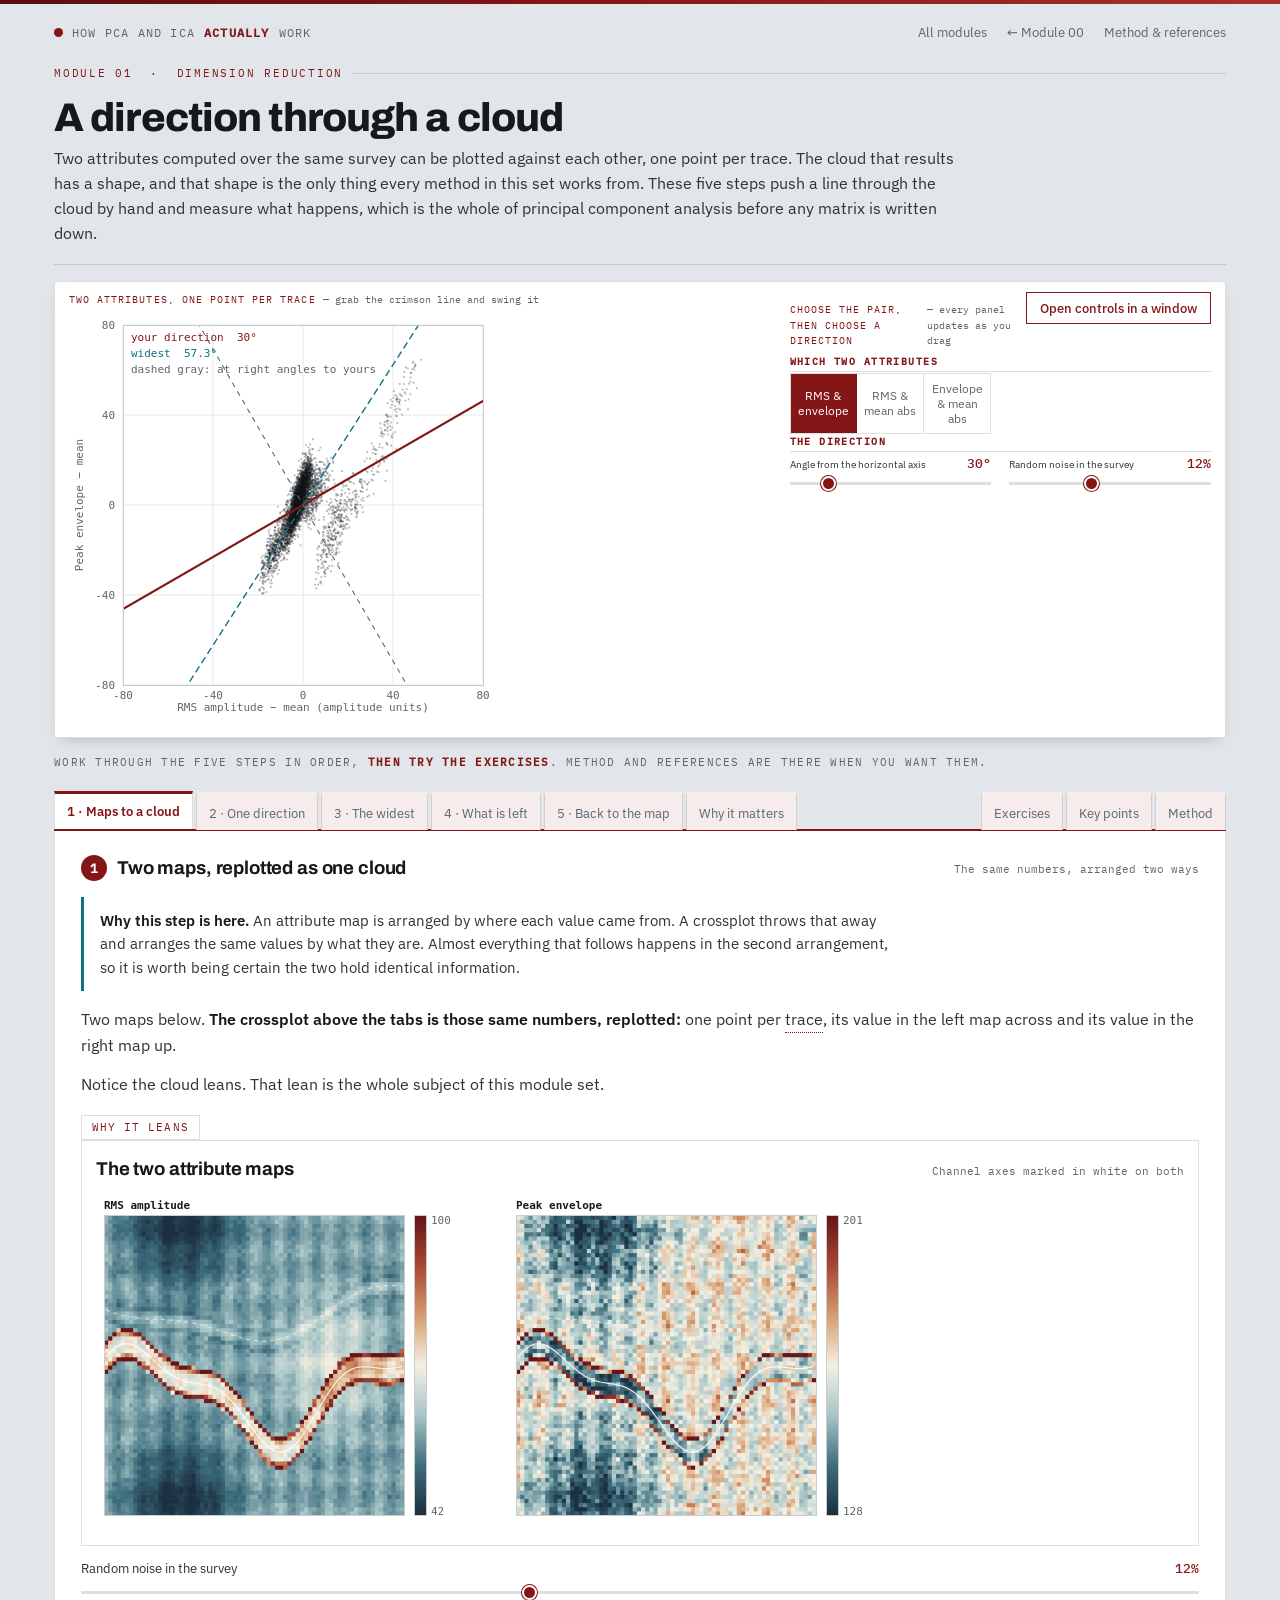
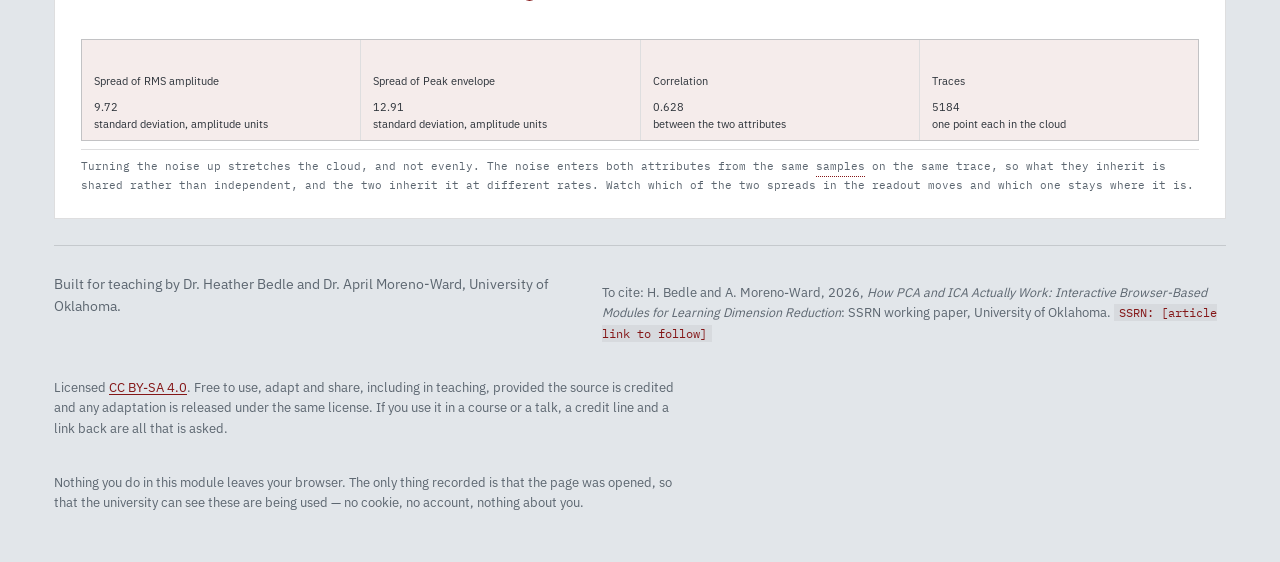
<file: modules/directions.html>
<!DOCTYPE html>
<html lang="en">
<head>
<meta charset="utf-8">
<meta name="viewport" content="width=device-width, initial-scale=1">
<title>A direction through a cloud | How PCA and ICA Actually Work</title>
<meta name="description" content="Two seismic attributes plotted against each other make a cloud of points. Rotating a line through that cloud and watching the spread of the projection is the whole of what principal component analysis does, before any matrix appears.">
<link rel="stylesheet" href="../assets/fonts.css">
<link rel="stylesheet" href="../assets/style.css">
</head>
<body>

<div class="wrap">
  <header class="masthead">
    <a class="brand" href="../index.html"><span class="dot"></span>How PCA and ICA <b>actually</b> work</a>
    <nav>
      <a href="../index.html">All modules</a>
      <a href="toomany.html">← Module 00</a>
      <a href="#notes">Method &amp; references</a>
    </nav>
  </header>

  <div class="mod-head">
    <p class="eyebrow">Module 01 &nbsp;·&nbsp; Dimension reduction</p>
    <h1>A direction through a cloud</h1>
    <p class="sub">Two attributes computed over the same survey can be plotted against each other, one point per trace. The cloud that results has a shape, and that shape is the only thing every method in this set works from. These five steps push a line through the cloud by hand and measure what happens, which is the whole of principal component analysis before any matrix is written down.</p>
  </div>

  <div class="labhead">
    <div class="labgrid">
      <div>
        <p class="cap">Two attributes, one point per trace <span>&mdash; grab the crimson line and swing it</span></p>
        <canvas id="cHead" class="grabbable" aria-label="Crossplot of two seismic attributes with a direction line through the center of the cloud that can be dragged"></canvas>
        <div class="score" id="score">
          <span class="say" id="scoreSay">drag the line around</span>
          <span class="track"><span class="fill" id="scoreFill"></span><span class="target" id="scoreTgt"></span></span>
          <span class="pct" id="scorePct">&mdash;</span>
        </div>
      </div>
      <div>
        <p class="cap">Choose the pair, then choose a direction <span>&mdash; every panel updates as you drag</span></p>
        <div class="controls" id="winControls">
          <div class="ctl-col">
            <h2>Which two attributes</h2>
            <div class="seg" id="segPair" role="group" aria-label="Attribute pair">
              <button type="button" data-pair="ae">RMS &amp; envelope</button>
              <button type="button" data-pair="ab">RMS &amp; mean abs</button>
              <button type="button" data-pair="eb">Envelope &amp; mean abs</button>
            </div>
            <p class="hint-line" style="margin:6px 0 0">All three are amplitude measurements on the same
              window, so both axes can be drawn at the same number of amplitude units per pixel and the
              angle on screen is the angle in the data.</p>
          </div>
          <div class="ctl-col">
            <h2>The direction</h2>
            <div class="ctl">
              <label for="ang">Angle from the horizontal axis <span class="val" id="angV">30&deg;</span></label>
              <input type="range" data-key="ang" id="ang" min="0" max="179" step="1" value="30">
            </div>
            <div class="ctl">
              <label for="noise">Random noise in the survey <span class="val" id="noiseV">12%</span></label>
              <input type="range" data-key="noise" id="noise" min="0" max="40" step="8" value="12">
            </div>
          </div>
        </div>
      </div>
    </div>
  </div>

  <p class="tabhint">Work through the five steps in order, <b>then try the exercises</b>.
    Method and references are there when you want them.</p>
  <nav class="tabs" id="tabs" role="tablist" aria-label="Module steps">
    <button role="tab" data-tab="p1" aria-selected="false">1 · Maps to a cloud</button>
    <button role="tab" data-tab="p2" aria-selected="false">2 · One direction</button>
    <button role="tab" data-tab="p3" aria-selected="false">3 · The widest</button>
    <button role="tab" data-tab="p4" aria-selected="false">4 · What is left</button>
    <button role="tab" data-tab="p5" aria-selected="false">5 · Back to the map</button>
    <button role="tab" data-tab="pw" aria-selected="false">Why it matters</button>
    <span class="gap"></span>
    <button role="tab" data-tab="pe" aria-selected="false">Exercises</button>
    <button role="tab" data-tab="pk" aria-selected="false">Key points</button>
    <button role="tab" data-tab="pm" aria-selected="false">Method</button>
  </nav>

  <!-- =============================== STEP 1 =============================== -->
  <section class="tabpane" id="p1" role="tabpanel" hidden>
    <div class="plot-head" style="margin-bottom:14px">
      <h3><span class="stepno">1</span>Two maps, replotted as one cloud</h3>
      <span class="hint">The same numbers, arranged two ways</span>
    </div>

    <p class="qbox"><b>Why this step is here.</b> An attribute map is arranged by where each value came
      from. A crossplot throws that away and arranges the same values by what they are. Almost everything
      that follows happens in the second arrangement, so it is worth being certain the two hold identical
      information.</p>

    <p class="lede">Two maps below. <b>The crossplot above the tabs is those same numbers, replotted:</b>
      one point per trace, its value in the left map across and its value in the right map up.</p>
    <p class="lede">Notice the cloud leans. That lean is the whole subject of this module set.</p>

    <details class="reveal"><summary>Why it leans</summary>
      <p class="lede">The two attributes are measuring overlapping things, so a trace with a strong
        reflection tends to be strong in both. That overlap is what makes one of them partly predictable
        from the other, and it is the reason a set of twelve attributes is rarely twelve independent
        pieces of information.</p>
      <p class="lede">Worth keeping in mind for everything that follows: a bright amplitude has several
        possible causes. A large impedance contrast will do it, so will a bed close to its tuning
        thickness, and so will constructive interference between reflections that have nothing to do with
        each other. The attributes cannot separate those, and neither can any combination of
        them.</p></details>

    <div class="plot">
      <div class="plot-head">
        <h3>The two attribute maps</h3>
        <span class="hint">Channel axes marked in white on both</span>
      </div>
      <canvas id="c1" aria-label="Two attribute maps of the same synthetic survey, side by side, with the channel axes marked"></canvas>
    </div>
    <div class="ctl-row" style="display:flex;flex-wrap:wrap;gap:18px;margin:12px 0 0">
      <div class="ctl" style="flex:1 1 240px;min-width:220px">
        <label for="noise1">Random noise in the survey <span class="val" id="noise1V">12%</span></label>
        <input type="range" data-key="noise" id="noise1" min="0" max="40" step="8" value="12">
      </div>
    </div>
    <div class="stats" id="s1"></div>
    <div class="legend prose">
      <span>Turning the noise up stretches the cloud, and not evenly. The noise enters both attributes
        from the same samples on the same trace, so what they inherit is shared rather than independent,
        and the two inherit it at different rates. Watch which of the two spreads in the readout moves
        and which one stays where it is.</span>
    </div>
  </section>

  <!-- =============================== STEP 2 =============================== -->
  <section class="tabpane" id="p2" role="tabpanel" hidden>
    <div class="plot-head" style="margin-bottom:14px">
      <h3><span class="stepno">2</span>Pushing one direction through it</h3>
      <span class="hint">Drag the angle and watch the histogram</span>
    </div>

    <p class="lede"><b>Grab the crimson line and swing it.</b> Every trace drops onto it; how far along
      it lands is that trace's one number. The histogram below counts where they land, and the bar above
      says how close you are to the widest direction there is.</p>
    <p class="lede">The cloud never moves. The histogram does.</p>

    <details class="reveal"><summary>The longer version</summary>
      <p class="lede">Dropping a point onto a line at right angles is called a projection, and the number
        it gives replaces the two the trace started with. The width of the histogram is the spread of
        that projection, measured as variance. Turning the line asks a different question of the same
        points, which is why one panel changes and the other does not.</p></details>

    <div class="plot">
      <div class="plot-head">
        <h3>Where the traces land along the line</h3>
        <span class="hint">Fixed axis, so the width is comparable between angles</span>
      </div>
      <canvas id="c2" aria-label="Histogram of the projection of every trace onto the chosen direction"></canvas>
    </div>
    <div class="ctl-row" style="display:flex;flex-wrap:wrap;gap:18px;margin:12px 0 0">
      <div class="ctl" style="flex:1 1 240px;min-width:220px">
        <label for="ang2">Angle from the horizontal axis <span class="val" id="ang2V">30&deg;</span></label>
        <input type="range" data-key="ang" id="ang2" min="0" max="179" step="1" value="30">
      </div>
    </div>
    <div class="stats" id="s2"></div>
    <div class="legend prose">
      <span>The horizontal axis of this histogram is held fixed whatever the angle. An axis that resized
        itself to the data would make every projection look the same width, which is the one thing this
        step is trying to show is untrue.</span>
    </div>
  </section>

  <!-- =============================== STEP 3 =============================== -->
  <section class="tabpane" id="p3" role="tabpanel" hidden>
    <div class="plot-head" style="margin-bottom:14px">
      <h3><span class="stepno">3</span>Finding the widest direction by hand</h3>
      <span class="hint">Sweep the angle across the whole range</span>
    </div>

    <p class="lede">One angle gives one number. Every angle gives the curve below. <b>Its peak is the
      first principal component</b> — and you just found it by dragging.</p>

    <details class="reveal"><summary>The longer version</summary>
      <p class="lede">The curve runs from zero to a hundred and eighty degrees and then repeats, because
        a direction and its opposite give the same line and therefore the same spread. It has exactly one
        maximum and one minimum and they are ninety degrees apart.</p>
      <p class="lede">Nothing here could not have been found by moving the slider and writing numbers
        down, which is the point: the eigenvector arithmetic in module 04 is a shortcut to this answer,
        not a different one.</p></details>

    <div class="plot">
      <div class="plot-head">
        <h3>Spread as a function of direction</h3>
        <span class="hint">Your angle in crimson, the widest in teal</span>
      </div>
      <canvas id="c3" aria-label="Curve of projected variance against direction angle, with the current angle and the maximum marked"></canvas>
    </div>
    <div class="ctl-row" style="display:flex;flex-wrap:wrap;gap:18px;margin:12px 0 0">
      <div class="ctl" style="flex:1 1 240px;min-width:220px">
        <label for="ang3">Angle from the horizontal axis <span class="val" id="ang3V">30&deg;</span></label>
        <input type="range" data-key="ang" id="ang3" min="0" max="179" step="1" value="30">
      </div>
    </div>
    <div class="stats" id="s3"></div>
    <div class="legend prose">
      <span>The curve is a cosine riding on a constant, which is why it is smooth and has exactly one
        peak. That shape is a property of variance, not of these particular attributes, and it is the
        reason the widest direction is always unique unless the cloud is perfectly round.</span>
    </div>
  </section>

  <!-- =============================== STEP 4 =============================== -->
  <section class="tabpane" id="p4" role="tabpanel" hidden>
    <div class="plot-head" style="margin-bottom:14px">
      <h3><span class="stepno">4</span>What is left in the other direction</h3>
      <span class="hint">Both histograms share one axis</span>
    </div>

    <p class="lede">Two histograms: along your direction, and across it. <b>Move the angle and watch
      them trade.</b> Whatever one gains the other loses, exactly.</p>
    <p class="lede">The total never changes. Only how unevenly it is split.</p>

    <details class="reveal"><summary>The longer version</summary>
      <p class="lede">The two variances sum to the same number at every angle, so the question is never
        how much spread there is, only how unevenly it is divided. At the widest direction the division
        is as uneven as it can be, and that is the sense in which one number then stands in for
        two.</p></details>

    <div class="plot">
      <div class="plot-head">
        <h3>Along the direction, and across it</h3>
        <span class="hint">One shared axis, both fixed</span>
      </div>
      <canvas id="c4" aria-label="Two histograms sharing one axis: the projection along the chosen direction and the projection perpendicular to it"></canvas>
    </div>
    <div class="ctl-row" style="display:flex;flex-wrap:wrap;gap:18px;margin:12px 0 0">
      <div class="ctl" style="flex:1 1 240px;min-width:220px">
        <label for="ang4">Angle from the horizontal axis <span class="val" id="ang4V">30&deg;</span></label>
        <input type="range" data-key="ang" id="ang4" min="0" max="179" step="1" value="30">
      </div>
    </div>
    <div class="stats" id="s4"></div>
  </section>

  <!-- =============================== STEP 5 =============================== -->
  <section class="tabpane" id="p5" role="tabpanel" hidden>
    <div class="plot-head" style="margin-bottom:14px">
      <h3><span class="stepno">5</span>Putting the one number back on the map</h3>
      <span class="hint">Two attributes in, one map out</span>
    </div>

    <p class="lede">Every trace has one number now, and a position in the survey. So draw it as a map.
      <b>Two volumes in, one volume out.</b></p>
    <p class="lede">Move the angle and watch the channels move between the two output maps. The white
      lines mark where they are.</p>

    <details class="reveal"><summary>The longer version</summary>
      <p class="lede">Four maps are drawn: the two input attributes, the projection along the chosen
        direction, and the projection across it. At some angles the channels are clearer in the along
        map, at others they survive only in the across map, and at the widest direction the across map is
        mostly what the two attributes disagreed about.</p>
      <p class="lede">This is what a dimension reduction actually delivers. The direction chosen is what
        decides what the surviving volume contains.</p></details>

    <div class="plot">
      <div class="plot-head">
        <h3>Inputs and projections, same survey</h3>
        <span class="hint">Channel axes marked on all four</span>
      </div>
      <canvas id="c5" aria-label="Four maps of the same survey: the two input attributes and the projections along and across the chosen direction"></canvas>
    </div>
    <div class="ctl-row" style="display:flex;flex-wrap:wrap;gap:18px;margin:12px 0 0">
      <div class="ctl" style="flex:1 1 240px;min-width:220px">
        <label for="ang5">Angle from the horizontal axis <span class="val" id="ang5V">30&deg;</span></label>
        <input type="range" data-key="ang" id="ang5" min="0" max="179" step="1" value="30">
      </div>
    </div>
    <div class="stats" id="s5"></div>
    <div class="legend prose">
      <span>Each map is scaled to its own range so that its structure is visible. The across map is much
        weaker than the along map at the widest direction, and displaying it at its own scale is the only
        way to see what is in it &mdash; at the shared scale it would be nearly blank. Module 05 returns
        to this, because a component displayed at its own scale can look far more important than its
        eigenvalue says it is.</span>
    </div>
  </section>

  <!-- ============================ WHY IT MATTERS =========================== -->
  <section class="tabpane" id="pw" role="tabpanel" hidden>
    <div class="plot-head" style="margin-bottom:14px">
      <h3>Why it matters</h3>
      <span class="hint">Where this shows up in real work</span>
    </div>
    <p class="lede">No method is named in this module and no matrix appears in it. What it establishes is
      the picture that every later module manipulates, and the vocabulary that machine learning papers
      assume their readers already have.</p>
    <ul class="lede" style="padding-left:20px">
      <li><b>Reading a crossplot.</b> Interpreters make two-attribute crossplots routinely and read
        clusters off them. The tilt of the cloud, which is usually ignored, is the quantity every method
        in this set is built on.</li>
      <li><b>Knowing what a component is.</b> A component is a weighted sum of the input attributes.
        The weights are the direction. A component volume is therefore an ordinary attribute arithmetic
        operation, and can be reproduced in any package that can add two volumes with coefficients.</li>
      <li><b>Judging whether an attribute is worth adding.</b> If a new attribute lands the cloud in a
        thin sliver, it is carrying little the existing attributes did not. The correlation matrix in
        module 02 is the fast version of that check.</li>
      <li><b>Following the language.</b> Feature, sample, dimension, projection and variance are used
        throughout the literature without definition. Every one of them is defined here, and clicking a
        term in the text opens its definition.</li>
    </ul>
    <p class="lede"><b>Two points that are commonly confused.</b> The first is that the widest direction
      is the most useful one. It is the widest, which is a statement about spread and not about geology;
      module 06 is where that distinction is made carefully, and step 5 already shows angles at which the
      narrow direction carries the clearer channel. The second is that projecting onto a direction
      discards the other attribute. It does not: it forms a weighted sum of both, and what is discarded
      is only whatever was left over in the perpendicular direction.</p>
    <div class="legend prose">
      <span>Everything in this module was done with two attributes because two can be drawn. The
        arithmetic is identical for twelve, and the only thing lost is the picture.</span>
    </div>
  </section>

  <!-- ============================== EXERCISES ============================= -->
  <section class="tabpane" id="pe" role="tabpanel" hidden>
    <div class="tryit" style="max-width:none">
      <h3>Exercises</h3>
      <ol>
        <li><b>Find the widest direction without using step 3.</b>
          <em class="point">Why: the answer that eigenvectors deliver is an answer you can also reach by
            hand, and having reached it once makes the arithmetic in module 04 a shortcut rather than a
            rule.</em>
          With RMS &amp; envelope selected, use step 2 alone. Move the angle in tens from 0 to 170 and
          write down the variance readout each time, then narrow in on the largest.
          <em class="predict">Before starting: the two attributes have a correlation of 0.63. Will the
            widest direction be at 45 degrees, above it, or below it? Commit to an answer and a
            reason.</em>
          <details class="reveal"><summary>Hint</summary><span class="ans">The widest direction is at
            57 degrees, not 45. Variance reads 94.4 at 0 degrees, rises through 180.7 at 30 and 209.3 at
            45, peaks at 217.0 at 57, and falls back to 166.6 at 90. The reason it is not at 45 is that
            the two attributes have different spreads of their own: peak envelope has a standard
            deviation of 12.9 amplitude units against 9.7 for RMS, so the cloud is stretched more
            vertically than horizontally and the widest direction leans toward the vertical axis. Two
            things control the tilt, the correlation and the relative spread, and only the second of them
            is about the units the attributes happen to be reported in. Module 03 is about what to do
            with that.</span></details></li>

        <li><b>Compare the three pairs.</b>
          <em class="point">Why: redundancy between two attributes is visible as a shape before it is
            computed as a number.</em>
          Step through the three attribute pairs and record, for each, the correlation, the widest angle,
          and the share of the total spread that the widest direction holds.
          <details class="reveal"><summary>Hint</summary><span class="ans">RMS &amp; mean absolute
            amplitude: correlation 0.97, widest at 46 degrees, holding 98.4% of the spread. RMS &amp;
            envelope: correlation 0.63, widest at 57 degrees, 83.2%. Envelope &amp; mean absolute
            amplitude: correlation 0.46, widest at 31 degrees, 75.1%. The first pair is nearly a straight
            line, which says that mean absolute amplitude adds almost nothing to RMS amplitude — the two
            are different summaries of the same window and they rise and fall together. A pair that plots
            as a line is a pair where one of the two could be dropped.</span></details></li>

        <li><b>Check that the total spread does not change.</b>
          <em class="point">Why: this is the conservation statement underneath every scree plot, and it
            is what makes "percent of variance explained" a meaningful quantity.</em>
          In step 4, read the along and across variances at 0, 30, 57 and 120 degrees, and add each pair.
          <details class="reveal"><summary>Hint</summary><span class="ans">For RMS &amp; envelope:
            94.4 + 166.6, 180.7 + 80.3, 217.0 + 44.0, and 80.3 + 180.7. Every pair sums to 261.0. The
            total spread belongs to the cloud and not to the direction chosen, so rotating the line
            redistributes variance without creating or destroying any. That is why the eigenvalues of a
            covariance matrix always sum to the total variance, and why a component can be quoted as a
            percentage of it.</span></details></li>

        <li><b>Turn the noise up and watch which of the two attributes moves.</b>
          <em class="point">Why: noise reaches an attribute set through the seismic rather than through
            the maps, and two attributes computed on the same window do not inherit it at the same
            rate.</em>
          With RMS &amp; envelope, set the noise to 0%, then 24%, then 40%. Read the two spreads in step
          1 each time, then the correlation, the widest angle and the share.
          <em class="predict">Before starting: noise has no preferred direction in the survey. Commit to
            whether that means it will leave the tilt of the cloud alone.</em>
          <details class="reveal"><summary>Hint</summary><span class="ans">It does not leave the tilt
            alone, and it swings it by fifteen degrees. The spread of RMS amplitude hardly moves across
            the whole range, from 9.71 to 9.88 amplitude units, because RMS averages over twenty-eight
            samples and independent noise largely cancels in that average. The spread of peak envelope
            nearly doubles, from 11.36 to 19.40, because it is the largest value in the window and the
            largest value in a noisy window grows with the noise. The widest direction leans toward the
            attribute whose spread is growing, swinging from 52 degrees at no noise to 70 degrees at 40%.
            Two further things are worth reading off. The correlation barely changes, 0.647 to 0.597, so
            a correlation matrix would not have flagged any of this. And the share held by the widest
            direction rises, from 82.9% to 88.1% — the noisier data looked more compressible. Both
            attributes drew their noise from the same samples, so what they gained was shared, and shared
            variation is exactly what a first component collects.</span></details></li>

        <li><b>Find an angle where the narrow direction is the more useful map.</b>
          <em class="point">Why: the ranking that dimension reduction produces is a ranking by spread,
            and the most geologically informative image is not obliged to be at the top of it.</em>
          In step 5, set the angle to 57 degrees and compare the along map with the across map. Then look
          at the across map along the younger channel axis in particular.
          <details class="reveal"><summary>Hint</summary><span class="ans">At 57 degrees the along map
            holds 83.2% of the spread and is largely a brightness map: both channels appear, and so does
            the acquisition footprint, because whatever makes a trace strong makes it strong in both
            attributes. The across map holds 16.8% and carries what the two attributes disagreed about.
            Measured as the separation between the younger channel axis and its own margins, in pooled
            standard deviations, the across map reaches 5.15 against 0.32 for the along map — and against
            3.38 for RMS amplitude on its own and 1.35 for peak envelope on its own. The narrow direction here is about twice as good as either input attribute, and roughly twenty times
            the wide one. The footprint goes the other way: measured as the part of each map that
            follows the six-trace acquisition period, the along map carries 0.22 of a standard deviation
            and the across map 0.11. So the component holding a sixth of the variance carries the better
            image and less of the artifact, and nothing in the eigenvalues would have said
            so.</span></details></li>
      </ol>
    </div>
  </section>

  <!-- ============================= KEY POINTS ============================= -->
  <section class="tabpane" id="pk" role="tabpanel" hidden>
    <div class="takeaway">
      <h3>If you remember nothing else</h3>
      <ul>
        <li><b>A dataset is a cloud in a space whose axes are the features.</b> Two attributes give a
          plane that can be drawn. Twelve give a space that cannot, and behaves the same way.</li>
        <li><b>A projection is a weighted sum.</b> Choosing a direction and projecting onto it is
          identical to adding the input volumes with coefficients. A component volume is that
          sum.</li>
        <li><b>Rotating the direction redistributes the spread and never changes the total.</b> Along and
          across always add to the same number, which is what makes a percentage of variance
          meaningful.</li>
        <li><b>The widest direction is set by two things.</b> How strongly the attributes are correlated,
          and how large their individual spreads are. The second depends on the units they are reported
          in, which is the problem module 03 takes up.</li>
        <li><b>A tilted cloud means redundancy.</b> The thinner the cloud, the more nearly one attribute
          is a restatement of the other, and the less the second one is adding.</li>
        <li><b>Widest is not most useful.</b> The ranking is by spread. Whether a direction corresponds to
          anything in the ground is a separate question that this arithmetic cannot answer, and step 5
          shows an angle where the narrow direction carries the clearer image.</li>
      </ul>
    </div>
  </section>

  <!-- =============================== METHOD =============================== -->
  <section class="tabpane" id="pm" role="tabpanel" hidden>
    <div class="plot-head" style="margin-bottom:14px">
      <h3 id="notes">Method</h3>
      <span class="hint">What is computed, and what is left out</span>
    </div>
    <p class="lede"><b>The survey.</b> A synthetic slab of 72 by 72 traces at 2 ms sampling is built in
      the browser by <span class="k">assets/attrfield.js</span> from an impedance model: background shale
      with a few interbeds whose depths drift across the survey, a younger sinuous channel filled with
      sand, an older and thinner channel at a different orientation, and a levee wedge either side of the
      younger one. Reflection coefficients are convolved with a 30 Hz Ricker wavelet. Acquisition
      footprint is applied as a multiplicative striping on a six-trace period in both directions, and
      random noise is added at the level set by the slider. Nothing is a stored image.</p>
    <p class="lede"><b>The attributes.</b> All three are computed over the same window, samples 22 to 50.
      RMS amplitude is the root mean square of the window. Mean absolute amplitude is the average of the
      absolute values. Peak envelope is the largest value in the window of the envelope, computed as the
      magnitude of the analytic trace by the Fourier method, zeroing the negative frequencies and
      doubling the positive ones. All three are multiplied by 1000 for display, so that readouts are in
      round numbers; the factor is arbitrary and cancels out of every correlation and every angle.</p>
    <p class="lede"><b>The crossplot axes.</b> Both attributes have their means removed before plotting,
      so the origin is the center of the cloud and the direction line passes through it. Both axes span
      the same number of amplitude units and are drawn into a square box, which means the angle read off
      the screen is the angle in the data. This is the reason the three attribute pairs offered are all
      amplitude measurements: a pair in unlike units could not be drawn this way, and the angle would be
      an artifact of the axis choice rather than a property of the data. That problem is the subject of
      module 03.</p>
    <p class="lede"><b>The variance curve in step 3</b> is computed by projecting all 5184 traces at every
      degree from 0 to 179 and taking the variance of each projection. It is not fitted or smoothed.
      Variance is computed dividing by the number of samples rather than by one less than it, which makes
      no visible difference at this sample count and is stated so that a reader checking the numbers
      against their own calculation knows which convention is on screen.</p>
    <p class="lede"><b>Simplifications, stated plainly.</b> The survey is 2D in the sense that each trace
      contributes one point; no attribute here uses dip, and the coherence and curvature attributes that
      would need it are held back to later modules. The mixing of channel and background is geometric
      rather than physical: there is no compaction, no lateral velocity variation and no multiple energy.
      The noise is Gaussian and independent from trace to trace, which real noise is not. The footprint
      is perfectly periodic, which real footprint is not. Each of those simplifications makes the effect
      under discussion easier to see and none of them changes the arithmetic being taught.</p>
    <p class="lede"><b>The separation numbers quoted in the exercises</b> compare the traces within
      half a channel width of the younger channel axis against those between 1.1 and 2.0 channel widths
      from it, as the difference of the two means divided by the pooled standard deviation. It is a
      convenient summary for comparing one map against another and it is not a standard seismic
      measurement. The footprint numbers are the projection of each map onto the six-trace striping that
      was put into the survey, expressed as a fraction of the map's own standard deviation.</p>
    <p class="lede"><b>Where this departs from production software.</b> Nowhere yet. Nothing in this
      module is an algorithm, only projection and variance, which every package computes identically.
      The departures begin in module 05, where the choice of how many components to keep is made by a
      convention that differs between implementations, and each module from there carries its own
      list.</p>
    <details class="reveal">
      <summary>References</summary>
      <ul class="lede" style="padding-left:20px">
        <li>Pearson, K., 1901, On lines and planes of closest fit to systems of points in space:
          <em>Philosophical Magazine</em>, <b>2</b>, 559&ndash;572.</li>
        <li>Hotelling, H., 1933, Analysis of a complex of statistical variables into principal
          components: <em>Journal of Educational Psychology</em>, <b>24</b>, 417&ndash;441.</li>
        <li>Jolliffe, I. T., 2002, <em>Principal Component Analysis</em>, 2nd ed.: Springer.</li>
        <li>Chopra, S., and K. J. Marfurt, 2007, <em>Seismic Attributes for Prospect Identification and
          Reservoir Characterization</em>: SEG Geophysical Development Series 11.</li>
        <li>Taner, M. T., F. Koehler, and R. E. Sheriff, 1979, Complex seismic trace analysis:
          <em>Geophysics</em>, <b>44</b>, 1041&ndash;1063 — for the envelope used as one of the three
          attributes.</li>
      </ul>
    </details>
  </section>

  <section class="nextup" id="nextup" hidden>
    <p class="eyebrow">Next up</p>
    <h3>02 · Spread, and the shape of the cloud</h3>
    <p>The tilt found by hand in this module is one number in a small square table called the covariance
      matrix. Filling that table in for a dozen attributes at once is how redundancy is measured before
      any method is run.</p>
    <a class="btn ghost" href="spread.html">Module 02 →</a>
  </section>

  <div class="pager" id="pager" hidden>
    <a class="btn ghost" href="toomany.html">← Module 00: too many measurements</a>
    <a class="btn ghost" href="../index.html">All modules</a>
    <a class="btn ghost" href="spread.html">Module 02: spread and the shape of the cloud →</a>
  </div>

  <footer>
    <div class="foot-grid">
      <p>Built for teaching by Dr. Heather Bedle and Dr. April Moreno-Ward, University of Oklahoma.</p>
      <p class="lic">To cite: H. Bedle and A. Moreno-Ward, 2026, <i>How PCA and ICA Actually Work:
        Interactive Browser-Based Modules for Learning Dimension Reduction</i>: SSRN working paper,
        University of Oklahoma. <span class="k">SSRN: [article link to follow]</span></p>
      <p class="lic">Licensed <a href="https://creativecommons.org/licenses/by-sa/4.0/">CC BY-SA 4.0</a>.
        Free to use, adapt and share, including in teaching, provided the source is credited and any
        adaptation is released under the same license. If you use it in a course or a talk, a credit line
        and a link back are all that is asked.</p>
      <p class="lic">Nothing you do in this module leaves your browser. The only thing recorded is that
        the page was opened, so that the university can see these are being used &mdash; no cookie, no
        account, nothing about you.</p>
    </div>
  </footer>
</div>

<script src="../assets/count.js"></script>
<script src="../assets/popout.js"></script>
<script src="../assets/panelout.js"></script>
<script src="../assets/glossary.js"></script>
<script src="../assets/score.js"></script>
<script src="../assets/multivar.js"></script>
<script src="../assets/attrfield.js"></script>
<script>
(function () {
  'use strict';

  if (typeof MV === 'undefined' || typeof AF === 'undefined') {
    var el = document.createElement('div');
    el.setAttribute('style', 'background:#841617;color:#fff;padding:14px 18px;margin:16px 0;' +
      'font:13px/1.6 ui-monospace,Menlo,monospace');
    el.textContent = 'This module could not load assets/multivar.js and assets/attrfield.js. It ' +
      'expects them one directory up, at ../assets/, and file names are case-sensitive on GitHub Pages.';
    var w0 = document.querySelector('.wrap');
    (w0 || document.body).insertBefore(el, w0 ? w0.firstChild : null);
    return;
  }

  var $ = function (id) { return document.getElementById(id); };
  var CRIM = '#841617', TEAL = '#0B7285', SLATE = '#5C6670', INK = '#16191C';

  /* Attributes are multiplied by this for display only. Correlations and
     angles are unaffected; the readouts become round numbers. */
  var GAIN = 1000;
  /* Half-width of the crossplot axes, in displayed amplitude units, about the
     mean of each attribute. Both axes use the same number, into a square box,
     so a screen angle is a data angle. */
  var HALF = 80;
  var NBIN = 44;

  var DEF = { pair: 'ae', ang: 30, noise: 12, tab: 'p1' };
  var S = MV.readState(DEF);
  if (!/^(ae|ab|eb)$/.test(S.pair)) S.pair = DEF.pair;
  S.ang = Math.max(0, Math.min(179, Math.round(S.ang)));
  S.noise = [0, 8, 16, 24, 32, 40].indexOf(S.noise) >= 0 ? S.noise : 12;

  var CAN_LINK = location.protocol !== 'file:';
  function saveState() {
    if (!CAN_LINK) return;
    try { MV.writeState(S, DEF); } catch (e) { /* nothing shareable */ }
  }

  /* =====================================================================
     THE SURVEY AND ITS ATTRIBUTES

     Built once per noise setting and cached, because the slider has only six
     stops and rebuilding takes about a fifth of a second.
     ===================================================================== */

  var CACHE = {};
  function survey() {
    var key = String(S.noise);
    if (!CACHE[key]) {
      var slab = AF.build({
        nx: 72, ny: 72, freq: 30, noise: S.noise / 100, footprint: 0.06, seed: 2026
      });
      var a = AF.attributes(slab, ['rms', 'envelope', 'meanabs']);
      var scaled = {};
      Object.keys(a).forEach(function (n) {
        var o = new Float64Array(a[n].length);
        for (var i = 0; i < o.length; i++) o[i] = a[n][i] * GAIN;
        scaled[n] = o;
      });
      CACHE[key] = { slab: slab, attr: scaled };
    }
    return CACHE[key];
  }

  var PAIRS = {
    ae: { keys: ['rms', 'envelope'], labels: ['RMS amplitude', 'Peak envelope'] },
    ab: { keys: ['rms', 'meanabs'], labels: ['RMS amplitude', 'Mean absolute amplitude'] },
    eb: { keys: ['envelope', 'meanabs'], labels: ['Peak envelope', 'Mean absolute amplitude'] }
  };

  /* Everything a panel needs, computed once per (pair, noise) and reused
     across the five steps and every angle. */
  var DCACHE = {};
  function dataset() {
    var key = S.pair + '|' + S.noise;
    if (DCACHE[key]) return DCACHE[key];
    var sv = survey(), P = PAIRS[S.pair];
    var X = [sv.attr[P.keys[0]], sv.attr[P.keys[1]]];
    var D = MV.center(X);
    var R = MV.corr(X);
    var pc = MV.pca(X);
    var best = MV.principalAngle(X);
    var curve = new Float64Array(180);
    for (var a = 0; a < 180; a++) curve[a] = MV.variance(MV.project(D, MV.dirFromAngle(a)));
    DCACHE[key] = {
      slab: sv.slab, X: X, D: D, r: R[0][1], pca: pc, best: best, curve: curve,
      total: pc.values[0] + pc.values[1],
      sd: [MV.std(X[0]), MV.std(X[1])],
      labels: P.labels
    };
    return DCACHE[key];
  }

  function alongAcross() {
    var d = dataset();
    var pAl = MV.project(d.D, MV.dirFromAngle(S.ang));
    var pAc = MV.project(d.D, MV.dirFromAngle(S.ang + 90));
    return { along: pAl, across: pAc, vAl: MV.variance(pAl), vAc: MV.variance(pAc), d: d };
  }

  /* =====================================================================
     DRAWING HELPERS
     ===================================================================== */

  function contentWidth(el) {
    var p = el.parentElement || el;
    var cs = getComputedStyle(p);
    return Math.max(260, p.clientWidth - parseFloat(cs.paddingLeft) - parseFloat(cs.paddingRight));
  }

  function fit(id, w, h) {
    var c = $(id);
    if (!c) return null;
    var dpr = window.devicePixelRatio || 1;
    c.style.width = w + 'px';
    c.style.height = h + 'px';
    c.width = Math.round(w * dpr);
    c.height = Math.round(h * dpr);
    var ctx = c.getContext('2d');
    ctx.setTransform(dpr, 0, 0, dpr, 0, 0);
    ctx.clearRect(0, 0, w, h);
    ctx.font = '11px ui-monospace,Menlo,monospace';
    return ctx;
  }

  function frame(ctx, r, xlab, ylab) {
    ctx.save();
    ctx.strokeStyle = '#C9CDD2';
    ctx.lineWidth = 1;
    ctx.strokeRect(r.x + 0.5, r.y + 0.5, r.w, r.h);
    ctx.fillStyle = SLATE;
    if (xlab) {
      ctx.textAlign = 'center';
      ctx.fillText(xlab, r.x + r.w / 2, r.y + r.h + 26);
    }
    if (ylab) {
      ctx.save();
      ctx.translate(r.x - 40, r.y + r.h / 2);
      ctx.rotate(-Math.PI / 2);
      ctx.textAlign = 'center';
      ctx.fillText(ylab, 0, 0);
      ctx.restore();
    }
    ctx.restore();
  }

  function ticks(ctx, r, x0, x1, y0, y1, nx, ny, fmt) {
    ctx.save();
    ctx.fillStyle = SLATE;
    ctx.strokeStyle = '#E4E7EA';
    ctx.lineWidth = 1;
    var i, v, X, Y;
    ctx.textAlign = 'center';
    for (i = 0; i <= nx; i++) {
      v = x0 + (x1 - x0) * i / nx;
      X = r.x + r.w * i / nx;
      ctx.beginPath(); ctx.moveTo(X, r.y); ctx.lineTo(X, r.y + r.h); ctx.stroke();
      ctx.fillText(fmt ? fmt(v) : String(Math.round(v)), X, r.y + r.h + 14);
    }
    ctx.textAlign = 'right';
    for (i = 0; i <= ny; i++) {
      v = y0 + (y1 - y0) * i / ny;
      Y = r.y + r.h - r.h * i / ny;
      ctx.beginPath(); ctx.moveTo(r.x, Y); ctx.lineTo(r.x + r.w, Y); ctx.stroke();
      ctx.fillText(fmt ? fmt(v) : String(Math.round(v)), r.x - 8, Y + 4);
    }
    ctx.restore();
  }

  /* A sequential map running deep slate through cream to crimson. Used for
     every attribute map, always with a color bar beside it. */
  function cmap(t) {
    t = Math.max(0, Math.min(1, t));
    var stops = [
      [26, 47, 63], [61, 109, 125], [166, 196, 198], [244, 240, 227],
      [214, 156, 110], [166, 71, 52], [102, 20, 24]
    ];
    var u = t * (stops.length - 1), i = Math.min(stops.length - 2, Math.floor(u)), f = u - i;
    var a = stops[i], b = stops[i + 1];
    return 'rgb(' + Math.round(a[0] + (b[0] - a[0]) * f) + ',' +
      Math.round(a[1] + (b[1] - a[1]) * f) + ',' +
      Math.round(a[2] + (b[2] - a[2]) * f) + ')';
  }

  function drawMap(ctx, r, m, nx, ny, lo, hi, title) {
    var cw = r.w / nx, ch = r.h / ny, ix, iy;
    for (ix = 0; ix < nx; ix++) {
      for (iy = 0; iy < ny; iy++) {
        ctx.fillStyle = cmap((m[ix * ny + iy] - lo) / (hi - lo || 1));
        ctx.fillRect(r.x + ix * cw, r.y + (ny - 1 - iy) * ch, cw + 0.6, ch + 0.6);
      }
    }
    ctx.save();
    ctx.strokeStyle = '#C9CDD2';
    ctx.strokeRect(r.x + 0.5, r.y + 0.5, r.w, r.h);
    if (title) {
      ctx.fillStyle = INK;
      ctx.textAlign = 'left';
      ctx.font = '600 11px ui-monospace,Menlo,monospace';
      ctx.fillText(title, r.x, r.y - 6);
      ctx.font = '11px ui-monospace,Menlo,monospace';
    }
    ctx.restore();
  }

  /* Guide lines marking the two channel axes, drawn on every map panel so
     that a feature can be carried from one to the next by eye. */
  function markChannels(ctx, r, nx, ny) {
    ctx.save();
    ctx.lineWidth = 1.2;
    [[AF.YOUNG, 'rgba(255,255,255,0.85)'], [AF.OLD, 'rgba(255,255,255,0.55)']].forEach(function (p) {
      ctx.strokeStyle = p[1];
      ctx.setLineDash(p[0] === AF.OLD ? [4, 4] : []);
      ctx.beginPath();
      for (var ix = 0; ix < nx; ix++) {
        var yc = AF.centerline(ix, nx, p[0]) * (ny - 1);
        var X = r.x + (ix + 0.5) * r.w / nx;
        var Y = r.y + r.h - (yc + 0.5) * r.h / ny;
        if (ix === 0) ctx.moveTo(X, Y); else ctx.lineTo(X, Y);
      }
      ctx.stroke();
    });
    ctx.setLineDash([]);
    ctx.restore();
  }

  function colorbar(ctx, x, y, w, h, lo, hi, label) {
    var i;
    for (i = 0; i < h; i++) {
      ctx.fillStyle = cmap(1 - i / h);
      ctx.fillRect(x, y + i, w, 1.2);
    }
    ctx.save();
    ctx.strokeStyle = '#C9CDD2';
    ctx.strokeRect(x + 0.5, y + 0.5, w, h);
    ctx.fillStyle = SLATE;
    ctx.textAlign = 'left';
    ctx.fillText(hi.toFixed(hi < 10 ? 2 : 0), x + w + 5, y + 9);
    ctx.fillText(lo.toFixed(lo < 10 ? 2 : 0), x + w + 5, y + h);
    if (label) {
      ctx.save();
      ctx.translate(x + w + 40, y + h / 2);
      ctx.rotate(-Math.PI / 2);
      ctx.textAlign = 'center';
      ctx.fillText(label, 0, 0);
      ctx.restore();
    }
    ctx.restore();
  }

  function histBars(ctx, r, h, color, alpha) {
    var bw = r.w / h.counts.length, i;
    ctx.save();
    ctx.globalAlpha = alpha === undefined ? 0.85 : alpha;
    ctx.fillStyle = color;
    for (i = 0; i < h.counts.length; i++) {
      var frac = h.counts[i] / (h.n * 0.10);         // fixed vertical scale
      var bh = Math.min(1, frac) * r.h;
      ctx.fillRect(r.x + i * bw + 0.5, r.y + r.h - bh, Math.max(1, bw - 1), bh);
    }
    ctx.restore();
  }

  /* =====================================================================
     THE HEADER CROSSPLOT
     ===================================================================== */

  var HEADRECT = null;

  function drawHead() {
    var host = $('cHead');
    if (!host || host.offsetParent === null) return;
    var w = contentWidth(host);
    var size = Math.max(240, Math.min(360, w - 70));
    var h = size + 56;
    var ctx = fit('cHead', w, h);
    if (!ctx) return;
    var d = dataset();
    var r = { x: 54, y: 12, w: size, h: size };
    HEADRECT = r;

    ticks(ctx, r, -HALF, HALF, -HALF, HALF, 4, 4);

    // the cloud
    var n = d.D[0].length, i;
    ctx.save();
    ctx.fillStyle = 'rgba(22,25,28,0.30)';
    for (i = 0; i < n; i++) {
      var X = r.x + (d.D[0][i] + HALF) / (2 * HALF) * r.w;
      var Y = r.y + r.h - (d.D[1][i] + HALF) / (2 * HALF) * r.h;
      if (X < r.x || X > r.x + r.w || Y < r.y || Y > r.y + r.h) continue;
      ctx.fillRect(X - 0.9, Y - 0.9, 1.8, 1.8);
    }
    ctx.restore();

    // the chosen direction, and its perpendicular faintly
    var cx = r.x + r.w / 2, cy = r.y + r.h / 2;
    var L = r.w / 2 * 1.41;
    function ray(deg, color, width, dash) {
      var a = deg * Math.PI / 180;
      ctx.save();
      ctx.strokeStyle = color;
      ctx.lineWidth = width;
      ctx.setLineDash(dash || []);
      ctx.beginPath();
      ctx.moveTo(cx - Math.cos(a) * L, cy + Math.sin(a) * L);
      ctx.lineTo(cx + Math.cos(a) * L, cy - Math.sin(a) * L);
      ctx.stroke();
      ctx.restore();
    }
    ctx.save();
    ctx.beginPath();
    ctx.rect(r.x, r.y, r.w, r.h);
    ctx.clip();
    ray(S.ang + 90, SLATE, 1.1, [5, 5]);
    ray(S.ang, CRIM, 2.2);
    ray(d.best, TEAL, 1.4, [7, 4]);
    ctx.restore();

    frame(ctx, r, d.labels[0] + ' \u2212 mean (amplitude units)', d.labels[1] + ' \u2212 mean');

    ctx.save();
    ctx.fillStyle = CRIM;
    ctx.textAlign = 'left';
    ctx.fillText('your direction  ' + S.ang + '\u00b0', r.x + 8, r.y + 16);
    ctx.fillStyle = TEAL;
    ctx.fillText('widest  ' + d.best.toFixed(1) + '\u00b0', r.x + 8, r.y + 32);
    ctx.fillStyle = SLATE;
    ctx.fillText('dashed gray: at right angles to yours', r.x + 8, r.y + 48);
    ctx.restore();
  }

  /* =====================================================================
     STEP PANELS
     ===================================================================== */

  function drawStep1() {
    var host = $('c1');
    if (!host || host.offsetParent === null) return;
    var w = contentWidth(host);
    var size = Math.min(300, (w - 130) / 2);
    var h = size + 40;
    var ctx = fit('c1', w, h);
    if (!ctx) return;
    var d = dataset(), nx = d.slab.nx, ny = d.slab.ny;
    [0, 1].forEach(function (k) {
      var m = d.X[k];
      var lo = AF.percentile(m, 0.01), hi = AF.percentile(m, 0.99);
      var r = { x: 8 + k * (size + 112), y: 22, w: size, h: size };
      drawMap(ctx, r, m, nx, ny, lo, hi, d.labels[k]);
      markChannels(ctx, r, nx, ny);
      colorbar(ctx, r.x + size + 10, r.y, 12, size, lo, hi, null);
    });
  }

  function drawStep2() {
    var host = $('c2');
    if (!host || host.offsetParent === null) return;
    var w = contentWidth(host), h = 250;
    var ctx = fit('c2', w, h);
    if (!ctx) return;
    var aa = alongAcross();
    var r = { x: 54, y: 14, w: w - 54 - 24, h: h - 14 - 46 };
    ticks(ctx, r, -HALF, HALF, 0, 10, 4, 5);
    histBars(ctx, r, MV.hist(aa.along, -HALF, HALF, NBIN), CRIM, 0.85);
    frame(ctx, r, 'position along your direction (amplitude units)', 'traces, % of total');
  }

  function drawStep3() {
    var host = $('c3');
    if (!host || host.offsetParent === null) return;
    var w = contentWidth(host), h = 260;
    var ctx = fit('c3', w, h);
    if (!ctx) return;
    var d = dataset();
    var r = { x: 60, y: 14, w: w - 60 - 24, h: h - 14 - 46 };
    var YMAX = 340;
    ticks(ctx, r, 0, 180, 0, YMAX, 6, 4);

    ctx.save();
    ctx.strokeStyle = INK;
    ctx.lineWidth = 1.8;
    ctx.beginPath();
    for (var a = 0; a < 180; a++) {
      var X = r.x + a / 180 * r.w;
      var Y = r.y + r.h - d.curve[a] / YMAX * r.h;
      if (a === 0) ctx.moveTo(X, Y); else ctx.lineTo(X, Y);
    }
    ctx.stroke();
    ctx.restore();

    function vline(deg, color, width, dash) {
      var X = r.x + (deg % 180) / 180 * r.w;
      ctx.save();
      ctx.strokeStyle = color;
      ctx.lineWidth = width;
      ctx.setLineDash(dash || []);
      ctx.beginPath();
      ctx.moveTo(X, r.y);
      ctx.lineTo(X, r.y + r.h);
      ctx.stroke();
      ctx.restore();
    }
    vline(d.best, TEAL, 1.4, [7, 4]);
    vline((d.best + 90) % 180, SLATE, 1.1, [3, 4]);
    vline(S.ang, CRIM, 2);

    frame(ctx, r, 'direction, degrees from the horizontal axis', 'variance of the projection');
  }

  function drawStep4() {
    var host = $('c4');
    if (!host || host.offsetParent === null) return;
    var w = contentWidth(host), h = 300;
    var ctx = fit('c4', w, h);
    if (!ctx) return;
    var aa = alongAcross();
    var rw = w - 60 - 24, rh = 104;
    var rA = { x: 60, y: 14, w: rw, h: rh };
    var rB = { x: 60, y: 14 + rh + 26, w: rw, h: rh };

    [[rA, aa.along, CRIM, 'along your direction'],
     [rB, aa.across, SLATE, 'at right angles to it']].forEach(function (q) {
      ticks(ctx, q[0], -HALF, HALF, 0, 10, 4, 2);
      histBars(ctx, q[0], MV.hist(q[1], -HALF, HALF, NBIN), q[2], 0.85);
      ctx.save();
      ctx.strokeStyle = '#C9CDD2';
      ctx.strokeRect(q[0].x + 0.5, q[0].y + 0.5, q[0].w, q[0].h);
      ctx.fillStyle = q[2];
      ctx.textAlign = 'left';
      ctx.fillText(q[3], q[0].x + 8, q[0].y + 14);
      ctx.restore();
    });
    ctx.save();
    ctx.fillStyle = SLATE;
    ctx.textAlign = 'center';
    ctx.fillText('position (amplitude units) \u2014 one axis, shared, so the widths compare directly',
      rB.x + rB.w / 2, rB.y + rB.h + 30);
    ctx.restore();
  }

  function drawStep5() {
    var host = $('c5');
    if (!host || host.offsetParent === null) return;
    var w = contentWidth(host);
    var size = Math.min(210, (w - 150) / 4);
    var h = size + 40;
    var ctx = fit('c5', w, h);
    if (!ctx) return;
    var aa = alongAcross(), d = dataset(), nx = d.slab.nx, ny = d.slab.ny;
    var panels = [
      [d.X[0], d.labels[0]],
      [d.X[1], d.labels[1]],
      [aa.along, 'along ' + S.ang + '\u00b0'],
      [aa.across, 'across ' + S.ang + '\u00b0']
    ];
    var gap = Math.max(14, (w - 16 - 4 * size) / 4);
    panels.forEach(function (p, k) {
      var m = p[0];
      var lo = AF.percentile(m, 0.01), hi = AF.percentile(m, 0.99);
      var r = { x: 8 + k * (size + gap), y: 22, w: size, h: size };
      drawMap(ctx, r, m, nx, ny, lo, hi, p[1]);
      markChannels(ctx, r, nx, ny);
    });
  }

  /* =====================================================================
     READOUTS
     ===================================================================== */

  function stat(label, value, note) {
    return '<div class="stat"><span class="lab">' + label + '</span>' +
      '<span class="num">' + value + '</span>' +
      (note ? '<span class="sub">' + note + '</span>' : '') + '</div>';
  }

  function drawStats() {
    var aa = alongAcross(), d = dataset();
    var pct = 100 * aa.vAl / d.total;
    var common =
      stat('Correlation', d.r.toFixed(3), 'between the two attributes') +
      stat('Your direction', S.ang + '\u00b0', 'from the horizontal axis') +
      stat('Widest direction', d.best.toFixed(1) + '\u00b0', 'found by the arithmetic');

    if ($('s1')) {
      $('s1').innerHTML =
        stat('Spread of ' + d.labels[0], d.sd[0].toFixed(2), 'standard deviation, amplitude units') +
        stat('Spread of ' + d.labels[1], d.sd[1].toFixed(2), 'standard deviation, amplitude units') +
        stat('Correlation', d.r.toFixed(3), 'between the two attributes') +
        stat('Traces', String(d.D[0].length), 'one point each in the cloud');
    }
    if ($('s2')) {
      $('s2').innerHTML = common +
        stat('Variance along it', aa.vAl.toFixed(1), 'spread of the projection');
    }
    if ($('s3')) {
      $('s3').innerHTML = common +
        stat('Variance along it', aa.vAl.toFixed(1), 'spread of the projection') +
        stat('At the widest', d.pca.values[0].toFixed(1), 'the largest it can be');
    }
    if ($('s4')) {
      $('s4').innerHTML =
        stat('Along', aa.vAl.toFixed(1), 'variance') +
        stat('Across', aa.vAc.toFixed(1), 'variance') +
        stat('Sum', (aa.vAl + aa.vAc).toFixed(1), 'the same at every angle') +
        stat('Share along', pct.toFixed(1) + '%', 'of the total spread');
    }
    if ($('s5')) {
      $('s5').innerHTML = common +
        stat('Share along', pct.toFixed(1) + '%', 'of the total spread') +
        stat('Share across', (100 - pct).toFixed(1) + '%', 'what the along map left behind');
    }
  }

  /* =====================================================================
     THE SCORE

     Same mechanic as module 00: the reader is hunting for an answer the
     arithmetic already has, so the distance to it is on screen while they
     hunt. The bar runs from the narrowest direction available to the widest,
     which are the two eigenvalues, so it is full only at the real maximum.
     ===================================================================== */

  function scoreNow() {
    var d = dataset(), aa = alongAcross();
    var best = d.pca.values[0], worst = d.pca.values[1];
    return { now: aa.vAl, best: best, worst: worst, pct: 100 * aa.vAl / best };
  }

  function drawScore() {
    var s = scoreNow();
    SCORE.set({ now: s.now, best: s.best, worst: s.worst,
                key: S.pair + '|' + S.noise,
                verb: 'grab the crimson line and swing it',
                won: 'that is the widest direction there is',
                next: 'now try another attribute pair \u2014 the answer moves' });
  }

  /* =====================================================================
     WIRING
     ===================================================================== */

  var PANES = ['p1', 'p2', 'p3', 'p4', 'p5', 'pw', 'pe', 'pk', 'pm'];

  function syncLabels() {
    ['ang', 'ang2', 'ang3', 'ang4', 'ang5'].forEach(function (id) {
      var el = $(id);
      if (el) el.value = S.ang;
      var v = $(id + 'V');
      if (v) v.textContent = S.ang + '\u00b0';
    });
    ['noise', 'noise1'].forEach(function (id) {
      var el = $(id);
      if (el) el.value = S.noise;
      var v = $(id + 'V');
      if (v) v.textContent = S.noise + '%';
    });
    document.querySelectorAll('#segPair button').forEach(function (b) {
      b.setAttribute('aria-pressed', b.dataset.pair === S.pair);
      b.classList.toggle('on', b.dataset.pair === S.pair);
    });
  }

  function drawAll() {
    drawHead();
    drawStep1(); drawStep2(); drawStep3(); drawStep4(); drawStep5();
    drawStats();
    drawScore();
  }

  function showTab(id) {
    PANES.forEach(function (q) { var el = $(q); if (el) el.hidden = q !== id; });
    document.querySelectorAll('#tabs button').forEach(function (b) {
      b.setAttribute('aria-selected', b.dataset.tab === id);
    });
    var lab = document.querySelector('.labhead');
    if (lab) lab.hidden = !/^p[1-5]$/.test(id);
    // a challenge on the steps where the angle is the thing being chosen
    SCORE.show(id === 'p2' || id === 'p3' || id === 'p4');
    var done = (id === 'pe' || id === 'pk' || id === 'pm');
    if ($('nextup')) $('nextup').hidden = !(id === 'pk' || id === 'pm');
    if ($('pager')) $('pager').hidden = !done;
    S.tab = id;
    drawAll();
    saveState();
    offerInvite(id);
  }

  /* The line swings by itself when a step that asks for a hunt first appears,
     so the reader sees that it is the thing to grab. Swung about a remembered
     base so it returns exactly to where it was. */
  function offerInvite(id) {
    if (id !== 'p2' && id !== 'p3' && id !== 'p4') return;
    var a0 = S.ang;
    SCORE.invite(function (phase) {
      S.ang = Math.round(((a0 + 9 * Math.sin(phase * Math.PI * 2)) % 180 + 180) % 180);
      syncLabels(); drawAll();
    }, { key: 'line-' + id });
  }

  document.querySelectorAll('#tabs button').forEach(function (b) {
    b.addEventListener('click', function () { showTab(b.dataset.tab); });
  });

  document.querySelectorAll('#segPair button').forEach(function (b) {
    b.addEventListener('click', function () {
      S.pair = b.dataset.pair;
      syncLabels(); drawAll(); saveState();
    });
  });

  document.addEventListener('input', function (ev) {
    var t = ev.target;
    if (!t || t.tagName !== 'INPUT') return;
    var key = t.dataset.key || t.id;
    if (!(key in DEF)) return;
    S[key] = parseFloat(t.value);
    syncLabels(); drawAll(); saveState();
  });

  var rt;
  window.addEventListener('resize', function () {
    clearTimeout(rt);
    rt = setTimeout(drawAll, 140);
  });

  SCORE.drag('cHead', {
    onPoint: function (x, y) {
      if (!HEADRECT) return;
      var cx = HEADRECT.x + HEADRECT.w / 2, cy = HEADRECT.y + HEADRECT.h / 2;
      var a = Math.atan2(cy - y, x - cx) * 180 / Math.PI;
      S.ang = ((Math.round(a) % 180) + 180) % 180;
      syncLabels(); drawAll();
    },
    onEnd: saveState
  });
  syncLabels();
  showTab(PANES.indexOf(S.tab) >= 0 ? S.tab : 'p1');

  // exposed so the headless harness can drive the module and read it back
  window.__M01 = {
    set: function (k, v) { S[k] = v; syncLabels(); drawAll(); },
    score: function () { return scoreNow(); },
    read: function () {
      var aa = alongAcross(), d = dataset();
      return {
        pair: S.pair, ang: S.ang, noise: S.noise,
        r: d.r, best: d.best, along: aa.vAl, across: aa.vAc,
        total: aa.vAl + aa.vAc, share: 100 * aa.vAl / d.total,
        sd0: d.sd[0], sd1: d.sd[1], n: d.D[0].length
      };
    }
  };
})();
</script>
</body>
</html>
</file>
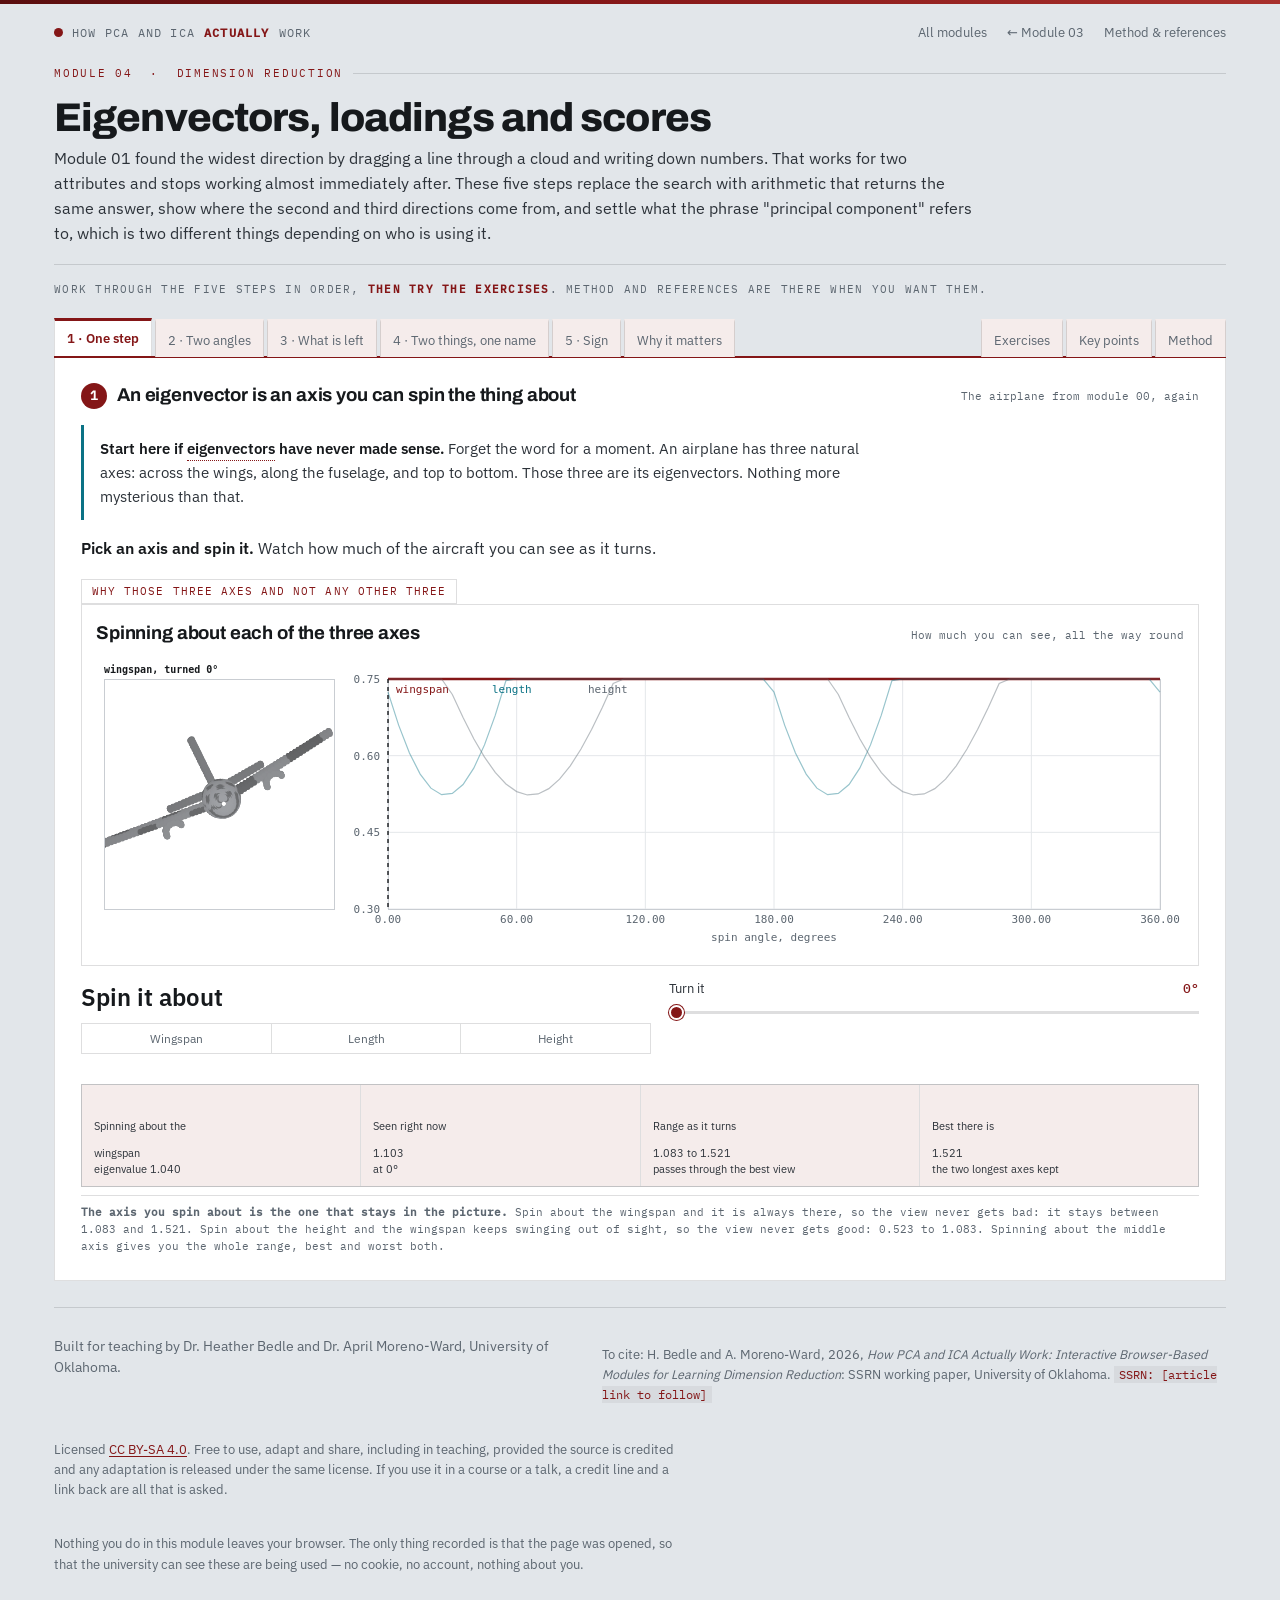
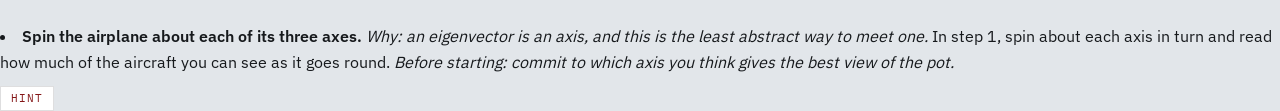
<file: modules/eigen.html>
<!DOCTYPE html>
<html lang="en">
<head>
<meta charset="utf-8">
<meta name="viewport" content="width=device-width, initial-scale=1">
<title>Eigenvectors, loadings and scores | How PCA and ICA Actually Work</title>
<meta name="description" content="The arithmetic that finds the widest direction in one step instead of by sweeping, why the second component is the first component of what is left, and the two incompatible things the phrase principal component is used to mean.">
<link rel="stylesheet" href="../assets/fonts.css">
<link rel="stylesheet" href="../assets/style.css">
</head>
<body>

<div class="wrap">
  <header class="masthead">
    <a class="brand" href="../index.html"><span class="dot"></span>How PCA and ICA <b>actually</b> work</a>
    <nav>
      <a href="../index.html">All modules</a>
      <a href="units.html">← Module 03</a>
      <a href="#notes">Method &amp; references</a>
    </nav>
  </header>

  <div class="mod-head">
    <p class="eyebrow">Module 04 &nbsp;·&nbsp; Dimension reduction</p>
    <h1>Eigenvectors, loadings and scores</h1>
    <p class="sub">Module 01 found the widest direction by dragging a line through a cloud and writing down numbers. That works for two attributes and stops working almost immediately after. These five steps replace the search with arithmetic that returns the same answer, show where the second and third directions come from, and settle what the phrase "principal component" refers to, which is two different things depending on who is using it.</p>
  </div>

  <div class="labhead">
    <div class="labgrid">
      <div>
        <p class="cap">One component of the six-attribute set <span>&mdash; its loadings</span></p>
        <canvas id="cHead" aria-label="Loadings of the selected principal component across the six attributes, as bars"></canvas>
      </div>
      <div>
        <p class="cap">Choose a component <span>&mdash; steps 3 to 5 follow it</span></p>
        <div class="controls" id="winControls">
          <div class="ctl-col">
            <h2>Which component</h2>
            <div class="seg" id="segPC" role="group" aria-label="Which component">
              <button type="button" data-pc="0">1</button>
              <button type="button" data-pc="1">2</button>
              <button type="button" data-pc="2">3</button>
              <button type="button" data-pc="3">4</button>
              <button type="button" data-pc="4">5</button>
              <button type="button" data-pc="5">6</button>
            </div>
            <p class="hint-line" style="margin:6px 0 0">All six attributes are standardized first,
              following module 03. Every eigenvalue on this page is therefore a share of six.</p>
          </div>
          <div class="ctl-col">
            <h2>Sign</h2>
            <div class="seg" id="segFlip" role="group" aria-label="Flip the sign of the component">
              <button type="button" data-flip="0">As returned</button>
              <button type="button" data-flip="1">Flipped</button>
            </div>
            <p class="hint-line" style="margin:6px 0 0">An eigenvector solves its equation just as well
              with every sign reversed. Step 5 is about what that does and does not change.</p>
          </div>
        </div>
      </div>
    </div>
  </div>

  <p class="tabhint">Work through the five steps in order, <b>then try the exercises</b>.
    Method and references are there when you want them.</p>
  <nav class="tabs" id="tabs" role="tablist" aria-label="Module steps">
    <button role="tab" data-tab="p1" aria-selected="false">1 · One step</button>
    <button role="tab" data-tab="p2" aria-selected="false">2 · Two angles</button>
    <button role="tab" data-tab="p3" aria-selected="false">3 · What is left</button>
    <button role="tab" data-tab="p4" aria-selected="false">4 · Two things, one name</button>
    <button role="tab" data-tab="p5" aria-selected="false">5 · Sign</button>
    <button role="tab" data-tab="pw" aria-selected="false">Why it matters</button>
    <span class="gap"></span>
    <button role="tab" data-tab="pe" aria-selected="false">Exercises</button>
    <button role="tab" data-tab="pk" aria-selected="false">Key points</button>
    <button role="tab" data-tab="pm" aria-selected="false">Method</button>
  </nav>

  <!-- =============================== STEP 1 =============================== -->
  <section class="tabpane" id="p1" role="tabpanel" hidden>
    <div class="plot-head" style="margin-bottom:14px">
      <h3><span class="stepno">1</span>An eigenvector is an axis you can spin the thing about</h3>
      <span class="hint">The airplane from module 00, again</span>
    </div>

    <p class="qbox"><b>Start here if eigenvectors have never made sense.</b> Forget the word for a
      moment. An airplane has three natural axes: across the wings, along the fuselage, and top to bottom. Those three
      are its eigenvectors. Nothing more mysterious than that.</p>

    <p class="lede"><b>Pick an axis and spin it.</b> Watch how much of the aircraft you can see as it turns.</p>

    <details class="reveal"><summary>Why those three axes and not any other three</summary>
      <p class="lede">Spin an airplane about a randomly chosen axis and it wobbles: the thing lurches
        about because the axis does not line up with the shape. Spin it about its own wingspan and it
        turns evenly. The three axes it turns evenly about are the three the shape itself picks out, and
        they are always at right angles to each other.</p>
      <p class="lede">Those three axes are what comes out of the arithmetic. The <b>eigenvalue</b> that
        goes with each one is simply how far the aircraft extends along it &mdash; 1.040 across the wings, 0.480 along the fuselage and 0.043 top to bottom, in the units this page uses.</p>
      <p class="lede">The word eigenvector means a direction a matrix leaves pointing the same way,
        stretching it without turning it. For a rotation that is the axis the rotation turns about. For a
        covariance matrix, which is what is used here, it is an axis of the cloud. Both are the same
        idea: the direction the operation does not swing around.</p></details>

    <div class="plot">
      <div class="plot-head">
        <h3>Spinning about each of the three axes</h3>
        <span class="hint">How much you can see, all the way round</span>
      </div>
      <canvas id="c1" aria-label="The airplane spun about each of its three axes, with how much of it is visible plotted against the spin angle"></canvas>
    </div>
    <div class="ctl-row" style="display:flex;flex-wrap:wrap;gap:18px;margin:12px 0 0">
      <div class="ctl" style="flex:1 1 280px;min-width:260px">
        <h2 style="margin:0 0 6px">Spin it about</h2>
        <div class="seg" id="segAxis" role="group" aria-label="Which axis to spin about">
          <button type="button" data-ax="0">Wingspan</button>
          <button type="button" data-ax="1">Length</button>
          <button type="button" data-ax="2">Height</button>
        </div>
      </div>
      <div class="ctl" style="flex:1 1 240px;min-width:220px">
        <label for="spin">Turn it <span class="val" id="spinV">0&deg;</span></label>
        <input type="range" data-key="spin" id="spin" min="0" max="355" step="5" value="0">
      </div>
    </div>
    <div class="stats" id="s1"></div>
    <div class="legend prose">
      <span><b>The axis you spin about is the one that stays in the picture.</b> Spin about the wingspan and it is always there, so the view never gets bad: it stays between 1.083 and 1.521. Spin about the height and the wingspan keeps swinging out of sight, so the view never gets good: 0.523 to 1.083. Spinning about the middle axis gives you the whole range, best and worst
        both.</span>
    </div>
  </section>

  <!-- =============================== STEP 2 =============================== -->
  <section class="tabpane" id="p2" role="tabpanel" hidden>
    <div class="plot-head" style="margin-bottom:14px">
      <h3><span class="stepno">2</span>The same three axes, for something you cannot picture</h3>
      <span class="hint">Every direction in space, colored by its spread</span>
    </div>


    

    <p class="lede"><b>Change the third attribute.</b> Three bright spots appear. Those are the three eigenvectors, and finding them by sweeping would have meant trying 32,400 directions.</p>

    <details class="reveal"><summary>The longer version</summary>
        <p class="lede">With two attributes a direction is one angle. With three it takes two, and the sweep
        becomes the map below: every direction in three-dimensional attribute space, colored by the spread
        of the projection along it. The horizontal axis is the direction's bearing within the plane of the
        first two attributes and the vertical axis is how far it tilts toward the third.</p>
        <p class="lede">Three maxima appear, marked with circles, and three minima between them. They are the
        three eigenvectors, and they are at right angles to each other in the space even though the map
        flattens that out. The eigenvalue of each is the value of the map at its marker.</p>
        <p class="lede">The arithmetic that returns all three does not care how many attributes there are.
        The sweep does: two attributes need a hundred and eighty directions tried, three need about thirty
        thousand at the same spacing, and the six attributes in the header would need five angles and
        something like ten billion. That is the whole practical reason the eigenvector route is the one
        that gets used.</p>
            </details>
<div class="plot">
      <div class="plot-head">
        <h3>Spread in every direction, three attributes</h3>
        <span class="hint">Circles mark the three eigenvectors</span>
      </div>
      <canvas id="c2" aria-label="Spread of the projection over all directions in three-dimensional attribute space, with the three eigenvectors marked"></canvas>
    </div>
    <div class="ctl-row" style="display:flex;flex-wrap:wrap;gap:18px;margin:12px 0 0">
      <div class="ctl" style="flex:1 1 220px;min-width:200px">
        <label for="az">Third attribute</label>
        <select id="az" data-key="az"></select>
      </div>
    </div>
    <div class="stats" id="s2"></div>
  </section>

  <!-- =============================== STEP 3 =============================== -->
  <section class="tabpane" id="p3" role="tabpanel" hidden>
    <div class="plot-head" style="margin-bottom:14px">
      <h3><span class="stepno">3</span>The second component is the first component of what is left</h3>
      <span class="hint">Remove components and run it again</span>
    </div>


    

    <p class="lede"><b>Remove one component, then two, then three.</b> Watch the whole list shift one place left each time.</p>

    <details class="reveal"><summary>The longer version</summary>
        <p class="lede">Subtract from every attribute the part of it that the first component accounts for.
        What remains is a residual dataset with one less direction of spread in it. Run the same
        calculation on that residual and its first component is the original second component, exactly.</p>
        <p class="lede">The bars below show the eigenvalues of the original six-attribute set and of the
        residual after removing however many components the slider is set to. Each removal shifts the whole
        list one place to the left and leaves a zero at the end. That is what ordering by variance
        means: the components are not chosen together, they are chosen one at a time, each from whatever
        the previous ones did not take.</p>
            </details>
<div class="plot">
      <div class="plot-head">
        <h3>Eigenvalues before and after removing components</h3>
        <span class="hint">Same component axis in both</span>
      </div>
      <canvas id="c3" aria-label="Eigenvalues of the original attribute set beside those of the residual after removing components"></canvas>
    </div>
    <div class="ctl-row" style="display:flex;flex-wrap:wrap;gap:18px;margin:12px 0 0">
      <div class="ctl" style="flex:1 1 260px;min-width:240px">
        <label for="rem">Components removed first
          <span class="val" id="remV">1</span></label>
        <input type="range" data-key="rem" id="rem" min="0" max="5" step="1" value="1">
      </div>
    </div>
    <div class="stats" id="s3"></div>
    <div class="legend prose">
      <span>Because each component is taken from the residual of the last, the directions come out at
        right angles to each other whether or not anything in the data is at right angles. That
        orthogonality is a property of the procedure. Module 06 is about what it costs when two
        geological effects are not independent enough to sit on perpendicular axes.</span>
    </div>
  </section>

  <!-- =============================== STEP 4 =============================== -->
  <section class="tabpane" id="p4" role="tabpanel" hidden>
    <div class="plot-head" style="margin-bottom:14px">
      <h3><span class="stepno">4</span>Six numbers and five thousand numbers</h3>
      <span class="hint">Both are called the principal component</span>
    </div>


    

    <p class="lede"><b>Six numbers on the left, 5184 on the right.</b> Both of them get called the principal component.</p>

    <details class="reveal"><summary>The longer version</summary>
        <p class="lede">A component has two parts and they are different shapes. The loadings are one number
        per attribute, six in this set, saying how much of each attribute went into the direction. The
        scores are one number per trace, 5184 here, saying where each trace sits along it. The loadings
        define the component and the scores are what gets written out as a volume.</p>
        <p class="lede">Both are routinely called the principal component. Statistics distinguishes them as
        loadings and scores; the AASPI documentation for its waveform programs calls the eigenvectors the
        initial training waveforms and the projections the principal components. Neither usage is wrong and
        both are common, so the question to ask of any figure labeled PC2 is which of the two it is
        showing. Six numbers and a map of a survey are not easily confused once the distinction is in
        mind.</p>
            </details>
<div class="plot">
      <div class="plot-head">
        <h3>The same component, both ways</h3>
        <span class="hint">Channel axes marked on the map</span>
      </div>
      <canvas id="c4" aria-label="The loadings of the selected component as bars beside its scores drawn as a map of the survey"></canvas>
    </div>
    <div class="ctl-row" style="display:flex;flex-wrap:wrap;gap:18px;margin:12px 0 0">
      <div class="ctl" style="flex:1 1 260px;min-width:240px">
        <h2 style="margin:0 0 6px">Which component</h2>
        <div class="seg" id="segPC4" role="group" aria-label="Which component">
          <button type="button" data-pc="0">1</button>
          <button type="button" data-pc="1">2</button>
          <button type="button" data-pc="2">3</button>
          <button type="button" data-pc="3">4</button>
          <button type="button" data-pc="4">5</button>
          <button type="button" data-pc="5">6</button>
        </div>
      </div>
    </div>
    <div class="stats" id="s4"></div>
    <div class="legend prose">
      <span>Reading the loadings is the only way to know what a component contains. A component whose
        largest loadings are on coherence and GLCM contrast is a texture image whatever number it was
        given, and predicting what its map will look like from the loadings alone, before looking, is a
        habit worth forming.</span>
    </div>
  </section>

  <!-- =============================== STEP 5 =============================== -->
  <section class="tabpane" id="p5" role="tabpanel" hidden>
    <div class="plot-head" style="margin-bottom:14px">
      <h3><span class="stepno">5</span>The sign means nothing</h3>
      <span class="hint">Flip it in the header and watch the numbers</span>
    </div>


    

    <p class="lede"><b>Flip the sign in the header.</b> The map turns inside out. Not one measurable quantity moves.</p>

    <details class="reveal"><summary>The longer version</summary>
        <p class="lede">If a direction satisfies the eigenvector equation, so does the same direction
        reversed. Nothing in the arithmetic prefers one over the other, so the sign that comes back is
        whatever the implementation happened to settle on. Flipping it negates every loading and every
        score, which turns the map inside out, and leaves the eigenvalue, the share of variance and the
        shape of everything untouched.</p>
        <p class="lede">The consequence for interpretation is small and easy to trip over. Two figures of
        the same component computed by two packages can be exact negatives of each other, and a reader
        comparing them without noticing will describe the channel as bright in one and dim in the other.
        The readouts below are the quantities that do not move.</p>
            </details>
<div class="plot">
      <div class="plot-head">
        <h3>The same component, both signs</h3>
        <span class="hint">Two maps, one color bar convention</span>
      </div>
      <canvas id="c5" aria-label="The selected component drawn with its returned sign and with the sign reversed"></canvas>
    </div>
    <div class="ctl-row" style="display:flex;flex-wrap:wrap;gap:18px;margin:12px 0 0">
      <div class="ctl" style="flex:1 1 260px;min-width:240px">
        <h2 style="margin:0 0 6px">Which component</h2>
        <div class="seg" id="segPC5" role="group" aria-label="Which component">
          <button type="button" data-pc="0">1</button>
          <button type="button" data-pc="1">2</button>
          <button type="button" data-pc="2">3</button>
          <button type="button" data-pc="3">4</button>
          <button type="button" data-pc="4">5</button>
          <button type="button" data-pc="5">6</button>
        </div>
      </div>
    </div>
    <div class="stats" id="s5"></div>
    <div class="legend prose">
      <span>The convention used throughout this module set is to make the largest-magnitude loading
        positive, which is one of several in use. Others fix the sign by the first loading, or by
        requiring a positive correlation with a chosen attribute, or leave it to whatever the solver
        produced. Module 08 meets a harder version of the same problem, where an ICA component's order
        is undetermined as well as its sign.</span>
    </div>
  </section>

  <!-- ============================ WHY IT MATTERS =========================== -->
  <section class="tabpane" id="pw" role="tabpanel" hidden>
    <div class="plot-head" style="margin-bottom:14px">
      <h3>Why it matters</h3>
      <span class="hint">Where this shows up in real work</span>
    </div>
    <p class="lede">This module contains the only piece of linear algebra the set needs. Everything after
      it is either a decision about what to do with the components or a different rule for choosing
      directions.</p>
    <ul class="lede" style="padding-left:20px">
      <li><b>Reading a QC display.</b> Packages plot eigenvectors for quality control, often against an
        axis of attribute number or window sample. Knowing that those are the loadings and not the output
        volumes is the difference between reading the plot and guessing at it.</li>
      <li><b>Describing a result.</b> "PC2 shows the channel" is ambiguous until it is clear whether the
        speaker means the map or the weights. The weights cannot show a channel; they are six
        numbers.</li>
      <li><b>Comparing two runs.</b> A sign flip between packages is meaningless and looks alarming.
        A change in the loadings is meaningful and looks like nothing at all on a map.</li>
      <li><b>Knowing why the components are orthogonal.</b> They are orthogonal because each was taken
        from the residual of the last, not because the geology is. That distinction is the whole of
        module 06.</li>
    </ul>
    <p class="lede"><b>Two points that are commonly confused.</b> The first is that a large eigenvalue
      makes a component important. The eigenvalue is the variance of the score and nothing else; module
      01 already showed a component holding a sixth of the variance carrying the better image. The second
      is that eigenvectors are somehow discovered in the data. The covariance matrix has them the moment
      it is written down, and what the data decided was the matrix.</p>
    <div class="legend prose">
      <span>The eigensolver in this set is a cyclic Jacobi rotation, chosen because it is short enough to
        read and cannot return a complex answer for a real symmetric input. Production libraries use
        faster methods that return the same numbers.</span>
    </div>
  </section>

  <!-- ============================== EXERCISES ============================= -->
  <section class="tabpane" id="pe" role="tabpanel" hidden>
    <div class="tryit" style="max-width:none">
      <h3>Exercises</h3>
      <ol>
        <li><b>Check the shortcut against the search.</b>
          <em class="point">Why: an eigenvector is worth accepting as a labor-saving device before it is
            accepted as a definition.</em>
          In step 1, choose RMS amplitude and coherence, read the angle at the top of the swept curve and
          the angle the eigenvector gives, then read the eigenvalue and the height of the curve at that
          angle.
          <details class="reveal"><summary>Hint</summary><span class="ans">Both give 135.00 degrees, and
            the eigenvalue is 1.6487, which is the height of the curve at its maximum. The second
            eigenvalue is 0.3513, which is the height at the minimum, and the two add to 2 — the number
            of attributes, because both were standardized. The residual on the eigenvector equation is
            around 10 to the minus sixteen, which is the arithmetic working exactly rather than
            approximately. The angle is 135 rather than 45 because the correlation is negative; module 03
            covers why two standardized attributes only ever give those two answers.</span></details></li>

        <li><b>Count the directions a sweep would have to try.</b>
          <em class="point">Why: sweeping becomes impossible very quickly, and the numbers show how
            quickly.</em>
          In step 2, note that a direction in three dimensions needs two angles. Work out how many
          directions a sweep at one-degree spacing would try for three attributes, and then for the six
          in the header.
          <details class="reveal"><summary>Hint</summary><span class="ans">Two attributes need one angle:
            180 directions. Three need two angles: 180 by 180, about thirty-two thousand, which is the
            map in step 2. Six attributes need five angles, which at the same spacing is 180 to the fifth
            power, about a hundred and ninety billion directions. Solving the eigenvector problem for six
            attributes is a six-by-six matrix and takes a few thousand arithmetic operations. Twelve
            attributes would make the sweep hopeless and leave the matrix problem still small.</span></details></li>

        <li><b>Remove the first component and run it again.</b>
          <em class="point">Why: this is where the ordering comes from, and it explains why the
            components are perpendicular.</em>
          In step 3, set the slider to 1 and compare the eigenvalues of the residual against those of the
          original set. Then set it to 2 and 3.
          <details class="reveal"><summary>Hint</summary><span class="ans">The original eigenvalues are
            3.1569, 1.3018, 0.7227, 0.4192, 0.2675, 0.1320. After removing one component the residual
            gives 1.3018, 0.7227, 0.4192, 0.2675, 0.1320 and then zero — the same list shifted one place,
            with the first component's variance gone and nothing else touched. Removing two shifts it
            twice. The first component of the residual is the second component of the original to within
            a hundredth of a degree, which is the sense in which each component is the widest direction
            in whatever the previous ones left behind.</span></details></li>

        <li><b>Predict a map from six numbers.</b>
          <em class="point">Why: the loadings are the component, and reading them is a faster way to know
            what a volume contains than looking at it.</em>
          For each of components 1, 2 and 3, read the loadings in the header, decide what the map should
          look like, then look at step 4.
          <details class="reveal"><summary>Hint</summary><span class="ans">Component 1 loads 0.506 on RMS
            amplitude, 0.382 on peak envelope, 0.380 on GLCM contrast, 0.260 on peak frequency,
            &minus;0.434 on spectral bandwidth and &minus;0.444 on coherence. Everything that makes a trace bright
            and locally variable pushes one way and everything that makes it smooth and broadband pushes
            the other, so the map is essentially a brightness-and-disruption image and both channels
            appear in it. Component 2 loads 0.582 on peak frequency and 0.521 on peak envelope against &minus;0.524 on GLCM contrast, with almost nothing on RMS amplitude at &minus;0.044 — a
            tuning image rather than a brightness one. Component 3 is dominated by peak frequency at
            0.633 with bandwidth at 0.499 opposing coherence at &minus;0.397. One caution on reading
            loadings this way: they say what a component is made of arithmetically, not what it responds
            to in the ground. A component loading heavily on amplitude could be tracking impedance
            contrast, bed thickness near tuning, or fluid, and the loadings are identical in all three
            cases. The eigenvalues are 3.1569,
            1.3018 and 0.7227, holding 52.62%, 21.70% and 12.04% of the variance.</span></details></li>

        <li><b>Flip a sign and find what changed.</b>
          <em class="point">Why: this is a difference between two published figures that means nothing,
            and it is easy to spend time on.</em>
          In step 5, flip the sign of component 2 and compare every readout before and after.
          <details class="reveal"><summary>Hint</summary><span class="ans">Every loading changes sign and
            every score changes sign, so the map inverts: what was red is blue. The eigenvalue stays at
            1.3018, the share of variance stays at 21.70%, the variance of the score stays at 1.3018, and
            the correlation of the score with any other component's score stays at zero. Nothing
            measurable moved. The practical rule is that two figures of the same component from different
            software should be compared on the shape of their patterns and the relative magnitudes of
            their loadings, never on which way up they are.</span></details></li>
      </ol>
    </div>
  </section>

  <!-- ============================= KEY POINTS ============================= -->
  <section class="tabpane" id="pk" role="tabpanel" hidden>
    <div class="takeaway">
      <h3>If you remember nothing else</h3>
      <ul>
        <li><b>An eigenvector of the covariance matrix is the direction the sweep was looking for.</b>
          Same answer, one step instead of a search that grows with every attribute added.</li>
        <li><b>The eigenvalue is the variance of the score along that direction.</b> Not a score, not a
          weight: the spread of the data along the component, in whatever units the analysis used.</li>
        <li><b>Each component is taken from the residual of the last.</b> That is where the ordering
          comes from and why the components are perpendicular to each other.</li>
        <li><b>Loadings and scores are different objects.</b> One number per attribute against one number
          per trace. Both get called the principal component, so ask which is on screen.</li>
        <li><b>The scores of two components are uncorrelated, and with the means removed they are
          orthogonal as well.</b> Measured here at ten to the minus fifteen.</li>
        <li><b>The sign is arbitrary.</b> Flipping it negates the loadings and the map and changes no
          measurable quantity at all.</li>
      </ul>
    </div>
  </section>

  <!-- =============================== METHOD =============================== -->
  <section class="tabpane" id="pm" role="tabpanel" hidden>
    <div class="plot-head" style="margin-bottom:14px">
      <h3 id="notes">Method</h3>
      <span class="hint">What is computed, and what is left out</span>
    </div>
    <p class="lede"><b>The eigensolver</b> is a cyclic Jacobi rotation in
      <span class="k">assets/multivar.js</span>. It repeatedly zeroes one off-diagonal element of the
      matrix at a time until everything off the diagonal is negligible; what remains on the diagonal are
      the eigenvalues and the accumulated rotations are the eigenvectors. It is slower than the methods
      production libraries use and it is short enough to read, numerically sound on matrices this size,
      and incapable of returning a complex answer for a real symmetric input. It is checked in
      <span class="k">verify-multivar.js</span> against an identity matrix, a rotated ellipse of known
      angle and eigenvalues, a perfectly redundant pair whose second eigenvalue must vanish, and a
      four-by-four whose trace must be preserved.</p>
    <p class="lede"><b>The standardization.</b> All six attributes are Z-scored before the matrix is
      formed, which is the correlation route of module 03. That is why the six eigenvalues sum to exactly
      6.000000: standardizing gives each attribute a variance of one, and the eigenvalues redistribute
      that total without creating or destroying any.</p>
    <p class="lede"><b>Step 1's two curves.</b> The swept curve evaluates the variance of the projection
      at every whole degree, computed as <b>u</b>ᵀ<b>Cu</b> rather than by projecting all 5184 traces at
      each angle, which gives the same number for a great deal less work. The marker is the eigenvector
      from the solver. The residual in the readout is the largest element of <b>Cv</b> &minus;
      &lambda;<b>v</b>.</p>
    <p class="lede"><b>Step 2's map</b> covers every direction in the three-dimensional space by two
      angles: a bearing in the plane of the first two attributes, and a tilt toward the third. Every
      direction appears twice on it, once as itself and once as its opposite, which is why the maxima
      come in pairs across the map. Only the upper half of the tilt range is drawn, since the lower half
      repeats it. The color scale is fixed to the range zero to three so that changing the third
      attribute changes the picture rather than the scale.</p>
    <p class="lede"><b>Step 3's residual</b> is formed by reconstructing the data from the first
      <em>k</em> components and subtracting that from the input, then dividing by the original standard
      deviations so that the residual is compared on the same footing as the input rather than
      re-standardized to its own spread. Re-standardizing the residual would rescale each attribute by
      whatever survived, which changes the answer and is not what deflation means.</p>
    <p class="lede"><b>Simplifications, stated plainly.</b> Nothing here treats the case of repeated
      eigenvalues, where the directions within the repeated subspace are genuinely undetermined rather
      than merely sign-ambiguous; it does not arise on real attribute data but it is the reason a
      textbook statement of uniqueness carries a condition. The Jacobi solver is run to a fixed tolerance
      rather than adaptively. No decimation is used, where a production run on a full volume would
      compute the matrix from a subset of traces and apply the result to all of them.</p>
    <p class="lede"><b>Where this departs from production software.</b> In the solver only, and not in
      the answers. Implementations differ in the sign convention they apply, in whether they return
      eigenvalues normalized to sum to one, and in whether they scale the scores to unit variance before
      writing them out. The last of those matters: a score volume that has been rescaled no longer has
      the eigenvalue as its variance, and the ranking then lives only in the eigenvalue listing.</p>
    <details class="reveal">
      <summary>References</summary>
      <ul class="lede" style="padding-left:20px">
        <li>Jacobi, C. G. J., 1846, Über ein leichtes Verfahren die in der Theorie der
          Säcularstörungen vorkommenden Gleichungen numerisch aufzulösen: <em>Journal für die reine und
          angewandte Mathematik</em>, <b>30</b>, 51&ndash;94.</li>
        <li>Hotelling, H., 1933, Analysis of a complex of statistical variables into principal
          components: <em>Journal of Educational Psychology</em>, <b>24</b>, 417&ndash;441.</li>
        <li>Jolliffe, I. T., 2002, <em>Principal Component Analysis</em>, 2nd ed.: Springer.</li>
        <li>Golub, G. H., and C. F. Van Loan, 2013, <em>Matrix Computations</em>, 4th ed.: Johns Hopkins
          University Press — for the Jacobi method and its convergence.</li>
        <li>Guo, H., K. J. Marfurt, and J. Liu, 2009, Principal component spectral analysis:
          <em>Geophysics</em>, <b>74</b>, P35&ndash;P43.</li>
      </ul>
    </details>
  </section>

  <section class="nextup" id="nextup" hidden>
    <p class="eyebrow">Next up</p>
    <h3>05 · How many components to keep</h3>
    <p>Six attributes give six components and nobody keeps six. The scree plot, the retained-variance
      convention, and the reconstruction and its residual looked at as images rather than as a
      percentage.</p>
    <a class="btn ghost" href="howmany.html">Module 05 →</a>
  </section>

  <div class="pager" id="pager" hidden>
    <a class="btn ghost" href="units.html">← Module 03: units, and why they decide the answer</a>
    <a class="btn ghost" href="../index.html">All modules</a>
    <a class="btn ghost" href="howmany.html">Module 05: how many components to keep →</a>
  </div>

  <footer>
    <div class="foot-grid">
      <p>Built for teaching by Dr. Heather Bedle and Dr. April Moreno-Ward, University of Oklahoma.</p>
      <p class="lic">To cite: H. Bedle and A. Moreno-Ward, 2026, <i>How PCA and ICA Actually Work:
        Interactive Browser-Based Modules for Learning Dimension Reduction</i>: SSRN working paper,
        University of Oklahoma. <span class="k">SSRN: [article link to follow]</span></p>
      <p class="lic">Licensed <a href="https://creativecommons.org/licenses/by-sa/4.0/">CC BY-SA 4.0</a>.
        Free to use, adapt and share, including in teaching, provided the source is credited and any
        adaptation is released under the same license. If you use it in a course or a talk, a credit line
        and a link back are all that is asked.</p>
      <p class="lic">Nothing you do in this module leaves your browser. The only thing recorded is that
        the page was opened, so that the university can see these are being used &mdash; no cookie, no
        account, nothing about you.</p>
    </div>
  </footer>
</div>

<script src="../assets/count.js"></script>
<script src="../assets/popout.js"></script>
<script src="../assets/panelout.js"></script>
<script src="../assets/glossary.js"></script>
<script src="../assets/multivar.js"></script>
<script src="../assets/attrfield.js"></script>
<script src="../assets/shape3d.js"></script>
<script>
(function () {
  'use strict';

  if (typeof MV === 'undefined' || typeof AF === 'undefined') {
    var el = document.createElement('div');
    el.setAttribute('style', 'background:#841617;color:#fff;padding:14px 18px;margin:16px 0;' +
      'font:13px/1.6 ui-monospace,Menlo,monospace');
    el.textContent = 'This module could not load assets/multivar.js and assets/attrfield.js. It ' +
      'expects them one directory up, at ../assets/, and file names are case-sensitive on GitHub Pages.';
    var w0 = document.querySelector('.wrap');
    (w0 || document.body).insertBefore(el, w0 ? w0.firstChild : null);
    return;
  }

  var $ = function (id) { return document.getElementById(id); };
  var CRIM = '#841617', TEAL = '#0B7285', SLATE = '#5C6670', INK = '#16191C';

  var CORE = ['rms', 'envelope', 'peakfreq', 'bandwidth', 'coherence', 'glcmcon'];
  var AXNAME = ['wingspan', 'length', 'height'];
  var AXCOL = ['#841617', '#0B7285', '#5C6670'];
  var PARTCOL = { lid: [176, 124, 46], spout: [150, 40, 40], handle: [20, 95, 110] };
  var BODYCOL = [158, 160, 164];
  function shadeOf(c, f) {
    return Math.round(Math.max(0, Math.min(255, c * f + 255 * (1 - f) * 0.20)));
  }
  var LABEL = {
    rms: 'RMS amplitude', envelope: 'Peak envelope', peakfreq: 'Peak frequency',
    bandwidth: 'Spectral bandwidth', coherence: 'Coherence', glcmcon: 'GLCM contrast'
  };
  var SHORT = {
    rms: 'RMS', envelope: 'envelope', peakfreq: 'f peak', bandwidth: 'bandwidth',
    coherence: 'coherence', glcmcon: 'GLCM contrast'
  };

  var DEF = { pc: 0, flip: 0, ax: 'rms', ay: 'coherence', az: 'bandwidth', rem: 1,
              spinax: 0, spin: 0, tab: 'p1' };
  var S = MV.readState(DEF);
  ['ax', 'ay', 'az'].forEach(function (k) { if (CORE.indexOf(S[k]) < 0) S[k] = DEF[k]; });
  S.pc = Math.max(0, Math.min(5, Math.round(S.pc)));
  S.rem = Math.max(0, Math.min(5, Math.round(S.rem)));
  S.flip = S.flip ? 1 : 0;
  S.spinax = Math.max(0, Math.min(2, Math.round(S.spinax)));
  S.spin = Math.max(0, Math.min(355, Math.round(S.spin / 5) * 5));

  var CAN_LINK = location.protocol !== 'file:';
  function saveState() {
    if (!CAN_LINK) return;
    try { MV.writeState(S, DEF); } catch (e) { /* nothing shareable */ }
  }

  var SURVEY = null;
  function survey() {
    if (SURVEY) return SURVEY;
    var slab = AF.build({ nx: 72, ny: 72, freq: 30, noise: 0.12, footprint: 0.06, seed: 2026 });
    var attr = AF.attributes(slab, CORE);
    var X = CORE.map(function (n) { return attr[n]; });
    SURVEY = { slab: slab, attr: attr, X: X, P: MV.pca(X, { standardize: true }) };
    return SURVEY;
  }

  function sgn() { return S.flip ? -1 : 1; }

  /* Variance along a unit direction, straight from the matrix: u'Cu. Far
     cheaper than projecting every trace, and identical. */
  function varAlong(C, u) {
    var p = u.length, s = 0, i, j;
    for (i = 0; i < p; i++) for (j = 0; j < p; j++) s += u[i] * C[i][j] * u[j];
    return s;
  }

  /* =====================================================================
     THE TEAPOT AND ITS THREE AXES

     Same object as module 00. Its covariance matrix has three eigenvectors,
     which are the three axes the shape itself picks out, and the eigenvalue
     of each is how far the aircraft extends along it.
     ===================================================================== */

  var POT = null;
  function pot() {
    if (POT) return POT;
    var pts = SHAPE.plane({ density: 1 });   // the same aircraft as module 00, exactly
    var C = SHAPE.covariance(pts);
    var e = MV.jacobi(C);
    var total = e.values[0] + e.values[1] + e.values[2];
    POT = { pts: pts, C: C, axes: e.vectors, values: e.values, total: total };
    return POT;
  }

  function unit3(v) {
    var L = Math.hypot(v[0], v[1], v[2]) || 1;
    return [v[0] / L, v[1] / L, v[2] / L];
  }
  function cross3(a, b) {
    return [a[1] * b[2] - a[2] * b[1], a[2] * b[0] - a[0] * b[2], a[0] * b[1] - a[1] * b[0]];
  }
  /* Variance of the cloud along a direction, straight from the matrix. */
  function varAlong3(u) {
    var C = pot().C, s = 0, i, j;
    for (i = 0; i < 3; i++) for (j = 0; j < 3; j++) s += u[i] * C[i][j] * u[j];
    return s;
  }

  /* Spinning the aircraft about one of its axes sweeps the viewing direction round
     a circle perpendicular to that axis. How much of the aircraft you can see is
     the total spread minus whatever is lost along the direction you are
     looking. */
  function lookWhenSpun(axIndex, deg) {
    var P = pot();
    var a = unit3([P.axes[axIndex][0], P.axes[axIndex][1], P.axes[axIndex][2]]);
    var tmp = Math.abs(a[2]) < 0.9 ? [0, 0, 1] : [1, 0, 0];
    var p = unit3(cross3(a, tmp)), q = cross3(a, p);
    var th = deg * Math.PI / 180;
    return [Math.cos(th) * p[0] + Math.sin(th) * q[0],
            Math.cos(th) * p[1] + Math.sin(th) * q[1],
            Math.cos(th) * p[2] + Math.sin(th) * q[2]];
  }
  function seenWhenSpun(axIndex, deg) {
    return pot().total - varAlong3(lookWhenSpun(axIndex, deg));
  }
  /* The picture axes that go with a viewing direction. */
  function viewFromLook(look) {
    var up = Math.abs(look[2]) > 0.98 ? [1, 0, 0] : [0, 0, 1];
    var right = unit3(cross3(up, look));
    return { look: look, right: right, up: cross3(look, right) };
  }

  var SUB = {};
  function subset(list) {
    var key = list.join(',');
    if (SUB[key]) return SUB[key];
    var sv = survey();
    var X = list.map(function (n) { return sv.attr[n]; });
    var Z = MV.zscore(X);
    SUB[key] = { list: list, X: X, Z: Z, C: MV.cov(Z), P: MV.pca(X, { standardize: true }) };
    return SUB[key];
  }

  /* =====================================================================
     DRAWING HELPERS
     ===================================================================== */

  function contentWidth(el) {
    var p = el.parentElement || el;
    var cs = getComputedStyle(p);
    return Math.max(260, p.clientWidth - parseFloat(cs.paddingLeft) - parseFloat(cs.paddingRight));
  }

  function fit(id, w, h) {
    var c = $(id);
    if (!c) return null;
    var dpr = window.devicePixelRatio || 1;
    c.style.width = w + 'px';
    c.style.height = h + 'px';
    c.width = Math.round(w * dpr);
    c.height = Math.round(h * dpr);
    var ctx = c.getContext('2d');
    ctx.setTransform(dpr, 0, 0, dpr, 0, 0);
    ctx.clearRect(0, 0, w, h);
    ctx.font = '11px ui-monospace,Menlo,monospace';
    return ctx;
  }

  function grid(ctx, r, x0, x1, y0, y1, nx, ny, fmt) {
    ctx.save();
    ctx.fillStyle = SLATE;
    ctx.strokeStyle = '#E4E7EA';
    ctx.lineWidth = 1;
    var i, v, X, Y;
    ctx.textAlign = 'center';
    for (i = 0; i <= nx; i++) {
      v = x0 + (x1 - x0) * i / nx;
      X = r.x + r.w * i / nx;
      ctx.beginPath(); ctx.moveTo(X, r.y); ctx.lineTo(X, r.y + r.h); ctx.stroke();
      ctx.fillText(fmt ? fmt(v) : String(Math.round(v)), X, r.y + r.h + 14);
    }
    ctx.textAlign = 'right';
    for (i = 0; i <= ny; i++) {
      v = y0 + (y1 - y0) * i / ny;
      Y = r.y + r.h - r.h * i / ny;
      ctx.beginPath(); ctx.moveTo(r.x, Y); ctx.lineTo(r.x + r.w, Y); ctx.stroke();
      ctx.fillText(fmt ? fmt(v) : String(Math.round(v)), r.x - 8, Y + 4);
    }
    ctx.strokeStyle = '#C9CDD2';
    ctx.strokeRect(r.x + 0.5, r.y + 0.5, r.w, r.h);
    ctx.restore();
  }

  function cmap(t) {
    t = Math.max(0, Math.min(1, t));
    var stops = [[26, 47, 63], [61, 109, 125], [166, 196, 198], [244, 240, 227],
                 [214, 156, 110], [166, 71, 52], [102, 20, 24]];
    var u = t * (stops.length - 1), i = Math.min(stops.length - 2, Math.floor(u)), f = u - i;
    var a = stops[i], b = stops[i + 1];
    return 'rgb(' + Math.round(a[0] + (b[0] - a[0]) * f) + ',' +
      Math.round(a[1] + (b[1] - a[1]) * f) + ',' +
      Math.round(a[2] + (b[2] - a[2]) * f) + ')';
  }

  function drawMap(ctx, r, m, nx, ny, title, symmetric) {
    var lo, hi;
    if (symmetric) {
      var q = Math.max(Math.abs(AF.percentile(m, 0.01)), Math.abs(AF.percentile(m, 0.99)));
      lo = -q; hi = q;
    } else {
      lo = AF.percentile(m, 0.01); hi = AF.percentile(m, 0.99);
    }
    var cw = r.w / nx, ch = r.h / ny, ix, iy;
    for (ix = 0; ix < nx; ix++) for (iy = 0; iy < ny; iy++) {
      ctx.fillStyle = cmap((m[ix * ny + iy] - lo) / (hi - lo || 1));
      ctx.fillRect(r.x + ix * cw, r.y + (ny - 1 - iy) * ch, cw + 0.6, ch + 0.6);
    }
    ctx.save();
    ctx.strokeStyle = '#C9CDD2';
    ctx.strokeRect(r.x + 0.5, r.y + 0.5, r.w, r.h);
    if (title) {
      ctx.fillStyle = INK;
      ctx.textAlign = 'left';
      ctx.font = '600 11px ui-monospace,Menlo,monospace';
      ctx.fillText(title, r.x, r.y - 6);
      ctx.font = '11px ui-monospace,Menlo,monospace';
    }
    ctx.restore();
  }

  function markChannels(ctx, r, nx, ny) {
    ctx.save();
    ctx.lineWidth = 1.2;
    [[AF.YOUNG, 'rgba(255,255,255,0.85)', []], [AF.OLD, 'rgba(255,255,255,0.55)', [4, 4]]]
      .forEach(function (p) {
        ctx.strokeStyle = p[1];
        ctx.setLineDash(p[2]);
        ctx.beginPath();
        for (var ix = 0; ix < nx; ix++) {
          var yc = AF.centerline(ix, nx, p[0]) * (ny - 1);
          var X = r.x + (ix + 0.5) * r.w / nx;
          var Y = r.y + r.h - (yc + 0.5) * r.h / ny;
          if (ix === 0) ctx.moveTo(X, Y); else ctx.lineTo(X, Y);
        }
        ctx.stroke();
      });
    ctx.setLineDash([]);
    ctx.restore();
  }

  function loadingBars(ctx, x0, y0, w, list, vec, color) {
    var rowH = 24, mid = x0 + w / 2, i;
    ctx.save();
    ctx.strokeStyle = '#E4E7EA';
    [-1, -0.5, 0, 0.5, 1].forEach(function (v) {
      var X = mid + v * w / 2;
      ctx.beginPath(); ctx.moveTo(X, y0); ctx.lineTo(X, y0 + list.length * rowH); ctx.stroke();
      ctx.fillStyle = SLATE;
      ctx.textAlign = 'center';
      ctx.fillText(v.toFixed(1), X, y0 - 6);
    });
    ctx.restore();
    for (i = 0; i < list.length; i++) {
      var y = y0 + i * rowH, v = vec[i], bw = v * w / 2;
      ctx.save();
      ctx.fillStyle = SLATE;
      ctx.textAlign = 'right';
      ctx.fillText(SHORT[list[i]], x0 - 8, y + rowH / 2 + 4);
      ctx.fillStyle = color;
      ctx.globalAlpha = 0.9;
      ctx.fillRect(Math.min(mid, mid + bw), y + 5, Math.abs(bw), 12);
      ctx.restore();
      ctx.save();
      ctx.fillStyle = INK;
      ctx.textAlign = bw >= 0 ? 'left' : 'right';
      ctx.font = '10px ui-monospace,Menlo,monospace';
      ctx.fillText(v.toFixed(3), mid + bw + (bw >= 0 ? 5 : -5), y + rowH / 2 + 4);
      ctx.restore();
    }
  }

  /* =====================================================================
     HEADER
     ===================================================================== */

  function drawHead() {
    var host = $('cHead');
    if (!host || host.offsetParent === null) return;
    var w = contentWidth(host);
    var ctx = fit('cHead', w, 30 + CORE.length * 24 + 26);
    if (!ctx) return;
    var P = survey().P, v = P.vectors[S.pc];
    var vec = [];
    for (var i = 0; i < CORE.length; i++) vec.push(v[i] * sgn());
    loadingBars(ctx, 104, 26, w - 104 - 60, CORE, vec, S.flip ? SLATE : TEAL);
    ctx.save();
    ctx.fillStyle = INK;
    ctx.textAlign = 'left';
    ctx.fillText('component ' + (S.pc + 1) + '   eigenvalue ' + P.values[S.pc].toFixed(4) +
      '   ' + (P.explained[S.pc] * 100).toFixed(2) + '% of the variance' +
      (S.flip ? '   (sign flipped)' : ''), 104, 30 + CORE.length * 24 + 16);
    ctx.restore();
  }

  /* =====================================================================
     STEP PANELS
     ===================================================================== */

  function drawStep1() {
    var host = $('c1');
    if (!host || host.offsetParent === null) return;
    var w = contentWidth(host);
    var P = pot();
    var size = Math.min(230, w * 0.38);
    var ctx = fit('c1', w, size + 66);
    if (!ctx) return;

    /* the aircraft as it looks at the current spin */
    var view = viewFromLook(lookWhenSpun(S.spinax, S.spin));
    /* Solid, as in module 00: the far side dropped and the rest painted back
       to front, so that spinning it actually hides things. */
    var vis = SHAPE.visible(SHAPE.project(P.pts, view));
    var dlo = Infinity, dhi = -Infinity, i;
    for (i = 0; i < vis.length; i++) {
      if (vis[i].d < dlo) dlo = vis[i].d;
      if (vis[i].d > dhi) dhi = vis[i].d;
    }
    var rP = { x: 8, y: 22, w: size, h: size };
    ctx.save();
    ctx.beginPath(); ctx.rect(rP.x, rP.y, rP.w, rP.h); ctx.clip();
    var sc = size / 4.2, rad = Math.max(1.5, sc * 0.055);
    for (i = 0; i < vis.length; i++) {
      var q = vis[i];
      var near = 1 - (q.d - dlo) / (dhi - dlo || 1);
      var base = PARTCOL[q.part] || BODYCOL;
      var f = 0.60 + 0.40 * (1 - near);
      if (q.pat) f *= 0.58;
      ctx.fillStyle = 'rgb(' + shadeOf(base[0], f) + ',' + shadeOf(base[1], f) +
        ',' + shadeOf(base[2], f) + ')';
      ctx.beginPath();
      ctx.arc(rP.x + rP.w / 2 + q.u * sc, rP.y + rP.h / 2 - q.v * sc, rad, 0, 2 * Math.PI);
      ctx.fill();
    }
    ctx.restore();
    ctx.save();
    ctx.strokeStyle = '#C9CDD2';
    ctx.strokeRect(rP.x + 0.5, rP.y + 0.5, rP.w, rP.h);
    ctx.fillStyle = INK;
    ctx.textAlign = 'left';
    ctx.font = '600 10px ui-monospace,Menlo,monospace';
    ctx.fillText(AXNAME[S.spinax] + ', turned ' + S.spin + '\u00b0', rP.x, rP.y - 6);
    ctx.restore();

    /* how much of it is visible, all the way round, for all three axes */
    var r = { x: rP.x + size + 54, y: 22, w: w - (rP.x + size + 54) - 24, h: size };
    grid(ctx, r, 0, 360, 0.30, 0.75, 6, 3, function (v) { return v.toFixed(2); });
    [0, 1, 2].forEach(function (k) {
      ctx.save();
      ctx.strokeStyle = AXCOL[k];
      ctx.lineWidth = (k === S.spinax) ? 2.6 : 1.2;
      ctx.globalAlpha = (k === S.spinax) ? 1 : 0.42;
      ctx.beginPath();
      for (var d = 0; d <= 360; d += 5) {
        var s = seenWhenSpun(k, d);
        var X = r.x + d / 360 * r.w;
        var Y = r.y + r.h - (Math.max(0.30, Math.min(0.75, s)) - 0.30) / 0.45 * r.h;
        if (d === 0) ctx.moveTo(X, Y); else ctx.lineTo(X, Y);
      }
      ctx.stroke();
      ctx.restore();
    });
    var XC = r.x + S.spin / 360 * r.w;
    ctx.save();
    ctx.strokeStyle = INK; ctx.lineWidth = 1.4; ctx.setLineDash([4, 4]);
    ctx.beginPath(); ctx.moveTo(XC, r.y); ctx.lineTo(XC, r.y + r.h); ctx.stroke();
    ctx.setLineDash([]);
    ctx.fillStyle = SLATE;
    ctx.textAlign = 'center';
    ctx.fillText('spin angle, degrees', r.x + r.w / 2, r.y + r.h + 32);
    ctx.textAlign = 'left';
    [0, 1, 2].forEach(function (k) {
      ctx.fillStyle = AXCOL[k];
      ctx.fillText(AXNAME[k], r.x + 8 + k * 96, r.y + 14);
    });
    ctx.restore();
    void subset;
  }


  function drawStep2() {
    var host = $('c2');
    if (!host || host.offsetParent === null) return;
    var w = contentWidth(host);
    var rw = Math.min(560, w - 90), rh = Math.round(rw / 2.4);
    var ctx = fit('c2', w, rh + 76);
    if (!ctx) return;
    var list = [S.ax, S.ay, S.az];
    // guard against a repeated attribute
    if (list[2] === list[0] || list[2] === list[1]) {
      list = [S.ax, S.ay, CORE.filter(function (n) { return n !== S.ax && n !== S.ay; })[0]];
    }
    var D = subset(list);
    var r = { x: 62, y: 26, w: rw, h: rh };
    var NX = Math.min(180, Math.round(rw)), NY = Math.min(90, Math.round(rh));
    var VMAX = 3;
    var ix, iy;
    for (ix = 0; ix < NX; ix++) {
      var th = ix / NX * 2 * Math.PI;
      for (iy = 0; iy < NY; iy++) {
        var ph = iy / NY * Math.PI / 2;
        var u = new Float64Array([Math.cos(th) * Math.cos(ph), Math.sin(th) * Math.cos(ph),
                                  Math.sin(ph)]);
        var v = varAlong(D.C, u);
        ctx.fillStyle = cmap(v / VMAX);
        ctx.fillRect(r.x + ix * r.w / NX, r.y + r.h - (iy + 1) * r.h / NY,
          r.w / NX + 0.8, r.h / NY + 0.8);
      }
    }
    ctx.save();
    ctx.strokeStyle = '#C9CDD2';
    ctx.strokeRect(r.x + 0.5, r.y + 0.5, r.w, r.h);
    ctx.restore();

    // mark the three eigenvectors
    D.P.vectors.forEach(function (v, k) {
      [1, -1].forEach(function (s) {
        var a = v[0] * s, b = v[1] * s, c = v[2] * s;
        if (c < 0) return;                       // lower half repeats the upper
        var th2 = Math.atan2(b, a);
        if (th2 < 0) th2 += 2 * Math.PI;
        var ph2 = Math.asin(Math.max(-1, Math.min(1, c)));
        var X = r.x + th2 / (2 * Math.PI) * r.w;
        var Y = r.y + r.h - (ph2 / (Math.PI / 2)) * r.h;
        ctx.save();
        ctx.strokeStyle = '#fff';
        ctx.lineWidth = 2;
        ctx.beginPath(); ctx.arc(X, Y, 7, 0, 2 * Math.PI); ctx.stroke();
        ctx.fillStyle = '#fff';
        ctx.textAlign = 'center';
        ctx.font = '600 10px ui-monospace,Menlo,monospace';
        ctx.fillText(String(k + 1), X, Y + 3.5);
        ctx.restore();
      });
    });

    ctx.save();
    ctx.fillStyle = SLATE;
    ctx.textAlign = 'left';
    ctx.fillText('bearing in the ' + SHORT[list[0]] + '\u2013' + SHORT[list[1]] + ' plane, 0 to 360\u00b0',
      r.x, r.y + r.h + 20);
    ctx.fillText('up the side: tilt toward ' + SHORT[list[2]] + ', 0 to 90\u00b0', r.x, r.y + r.h + 38);
    ctx.fillStyle = INK;
    ctx.fillText('eigenvalues  ' + D.P.values.map(function (v) { return v.toFixed(3); }).join('   '),
      r.x, r.y - 10);
    ctx.restore();
    // color bar
    var bx = r.x + r.w + 14;
    for (var i = 0; i < r.h; i++) {
      ctx.fillStyle = cmap(1 - i / r.h);
      ctx.fillRect(bx, r.y + i, 12, 1.2);
    }
    ctx.save();
    ctx.strokeStyle = '#C9CDD2';
    ctx.strokeRect(bx + 0.5, r.y + 0.5, 12, r.h);
    ctx.fillStyle = SLATE;
    ctx.textAlign = 'left';
    ctx.fillText('3.0', bx + 16, r.y + 9);
    ctx.fillText('0', bx + 16, r.y + r.h);
    ctx.restore();
  }

  function drawStep3() {
    var host = $('c3');
    if (!host || host.offsetParent === null) return;
    var w = contentWidth(host), h = 280;
    var ctx = fit('c3', w, h);
    if (!ctx) return;
    var sv = survey(), P = sv.P;
    var r = { x: 62, y: 14, w: w - 62 - 24, h: h - 14 - 56 };
    grid(ctx, r, 0, 6, 0, 3.4, 6, 4, function (v) { return v.toFixed(1); });

    var resVals = residualEigen(S.rem);
    var cw = r.w / 6, i;
    for (i = 0; i < 6; i++) {
      var cx = r.x + (i + 0.5) * cw;
      ctx.save();
      ctx.globalAlpha = 0.85;
      ctx.fillStyle = SLATE;
      var y1 = r.y + r.h - Math.min(3.4, P.values[i]) / 3.4 * r.h;
      ctx.fillRect(cx - cw * 0.30, y1, cw * 0.26, r.y + r.h - y1);
      ctx.fillStyle = CRIM;
      var y2 = r.y + r.h - Math.min(3.4, Math.max(0, resVals[i])) / 3.4 * r.h;
      ctx.fillRect(cx + cw * 0.04, y2, cw * 0.26, r.y + r.h - y2);
      ctx.restore();
      ctx.save();
      ctx.fillStyle = SLATE;
      ctx.textAlign = 'center';
      ctx.font = '10px ui-monospace,Menlo,monospace';
      ctx.fillText('PC' + (i + 1), cx, r.y + r.h + 30);
      ctx.restore();
    }
    ctx.save();
    ctx.textAlign = 'left';
    ctx.fillStyle = SLATE;
    ctx.fillText('gray: the original set', r.x + 8, r.y + 16);
    ctx.fillStyle = CRIM;
    ctx.fillText('crimson: the residual after removing ' + S.rem +
      (S.rem === 1 ? ' component' : ' components'), r.x + 8, r.y + 32);
    ctx.restore();
  }

  var RCACHE = {};
  function residualEigen(k) {
    if (RCACHE[k]) return RCACHE[k];
    var sv = survey(), P = sv.P;
    if (k === 0) { RCACHE[k] = P.values.slice(); return RCACHE[k]; }
    var R = MV.reconstruct(P, k);
    var res = MV.residual(sv.X, R);
    // compare on the same footing: divide by the ORIGINAL standard deviations
    var resZ = res.map(function (f, j) {
      var o = new Float64Array(f.length);
      for (var i = 0; i < f.length; i++) o[i] = f[i] / P.sd[j];
      return o;
    });
    RCACHE[k] = MV.pca(resZ, {}).values.slice();
    return RCACHE[k];
  }

  function drawStep4() {
    var host = $('c4');
    if (!host || host.offsetParent === null) return;
    var w = contentWidth(host);
    var mapSize = Math.min(280, w * 0.42);
    var ctx = fit('c4', w, Math.max(mapSize + 46, 30 + CORE.length * 24 + 40));
    if (!ctx) return;
    var sv = survey(), P = sv.P;
    var vec = [];
    for (var i = 0; i < CORE.length; i++) vec.push(P.vectors[S.pc][i] * sgn());
    var barW = Math.max(150, w - mapSize - 190);
    loadingBars(ctx, 104, 32, barW, CORE, vec, TEAL);
    ctx.save();
    ctx.fillStyle = INK;
    ctx.textAlign = 'left';
    ctx.font = '600 11px ui-monospace,Menlo,monospace';
    ctx.fillText('loadings \u2014 ' + CORE.length + ' numbers', 104, 16);
    ctx.restore();

    var sc = P.scores[S.pc], m = new Float64Array(sc.length);
    for (i = 0; i < sc.length; i++) m[i] = sc[i] * sgn();
    var r = { x: w - mapSize - 16, y: 32, w: mapSize, h: mapSize };
    drawMap(ctx, r, m, sv.slab.nx, sv.slab.ny,
      'scores \u2014 ' + sc.length + ' numbers', true);
    markChannels(ctx, r, sv.slab.nx, sv.slab.ny);
  }

  function drawStep5() {
    var host = $('c5');
    if (!host || host.offsetParent === null) return;
    var w = contentWidth(host);
    var size = Math.min(270, (w - 80) / 2);
    var ctx = fit('c5', w, size + 40);
    if (!ctx) return;
    var sv = survey(), P = sv.P, sc = P.scores[S.pc];
    [[1, 'as returned'], [-1, 'sign reversed']].forEach(function (q, k) {
      var m = new Float64Array(sc.length);
      for (var i = 0; i < sc.length; i++) m[i] = sc[i] * q[0];
      var r = { x: 8 + k * (size + 40), y: 22, w: size, h: size };
      drawMap(ctx, r, m, sv.slab.nx, sv.slab.ny,
        'component ' + (S.pc + 1) + ', ' + q[1], true);
      markChannels(ctx, r, sv.slab.nx, sv.slab.ny);
    });
  }

  /* =====================================================================
     READOUTS
     ===================================================================== */

  function stat(label, value, note) {
    return '<div class="stat"><span class="lab">' + label + '</span>' +
      '<span class="num">' + value + '</span>' +
      (note ? '<span class="sub">' + note + '</span>' : '') + '</div>';
  }

  function eigResidual(D, c) {
    var v = D.P.vectors[c], lam = D.P.values[c], p = v.length, worst = 0, i, j;
    for (i = 0; i < p; i++) {
      var s = 0;
      for (j = 0; j < p; j++) s += D.C[i][j] * v[j];
      worst = Math.max(worst, Math.abs(s - lam * v[i]));
    }
    return worst;
  }

  function drawStats() {
    var sv = survey(), P = sv.P;
    if ($('s1')) {
      // named apart from the attribute PCA above, which the later blocks use
      var TP = pot();
      var here = seenWhenSpun(S.spinax, S.spin);
      var lo = 9, hi = -9, d;
      for (d = 0; d < 360; d += 2) {
        var s = seenWhenSpun(S.spinax, d);
        if (s < lo) lo = s;
        if (s > hi) hi = s;
      }
      var bestPossible = TP.values[0] + TP.values[1];
      $('s1').innerHTML =
        stat('Spinning about the', AXNAME[S.spinax],
          'eigenvalue ' + TP.values[S.spinax].toFixed(3)) +
        stat('Seen right now', here.toFixed(3), 'at ' + S.spin + '\u00b0') +
        stat('Range as it turns', lo.toFixed(3) + ' to ' + hi.toFixed(3),
          hi >= bestPossible - 2e-3 ? 'passes through the best view' : 'never reaches it') +
        stat('Best there is', bestPossible.toFixed(3), 'the two longest axes kept');
    }
    if ($('s2')) {
      var list = [S.ax, S.ay, S.az];
      if (list[2] === list[0] || list[2] === list[1]) {
        list = [S.ax, S.ay, CORE.filter(function (n) { return n !== S.ax && n !== S.ay; })[0]];
      }
      var D3 = subset(list);
      $('s2').innerHTML =
        stat('Eigenvalues', D3.P.values.map(function (v) { return v.toFixed(3); }).join(' / '),
          'the three maxima and minima') +
        stat('They sum to', D3.P.values.reduce(function (a, b) { return a + b; }, 0).toFixed(4),
          'three standardized attributes') +
        stat('Directions in a sweep', '32,400', 'at one degree, for three attributes') +
        stat('For the six in the header', '1.9\u00d710\u00b9\u00b9', 'five angles at one degree');
    }
    if ($('s3')) {
      var rv = residualEigen(S.rem);
      $('s3').innerHTML =
        stat('Removed', String(S.rem), S.rem === 1 ? 'component' : 'components') +
        stat('Residual first eigenvalue', rv[0].toFixed(4),
          'original PC' + (S.rem + 1) + ' is ' + (P.values[S.rem] !== undefined ?
            P.values[S.rem].toFixed(4) : '\u2014')) +
        stat('Residual total', rv.reduce(function (a, b) { return a + b; }, 0).toFixed(4),
          'of an original 6.0000') +
        stat('Zeros at the end', String(S.rem), 'one per component removed');
    }
    if ($('s4')) {
      $('s4').innerHTML =
        stat('Loadings', String(CORE.length), 'one per attribute') +
        stat('Scores', String(P.scores[S.pc].length), 'one per trace') +
        stat('Largest loading', (function () {
          var b = 0, i;
          for (i = 0; i < CORE.length; i++) {
            if (Math.abs(P.vectors[S.pc][i]) > Math.abs(P.vectors[S.pc][b])) b = i;
          }
          return SHORT[CORE[b]] + ' ' + (P.vectors[S.pc][b] * sgn()).toFixed(3);
        })(), 'what the component mostly is') +
        stat('Variance of the score', MV.variance(P.scores[S.pc]).toFixed(4),
          'equal to the eigenvalue');
    }
    if ($('s5')) {
      var other = (S.pc + 1) % 6;
      $('s5').innerHTML =
        stat('Eigenvalue', P.values[S.pc].toFixed(4), 'unchanged by the flip') +
        stat('Share of variance', (P.explained[S.pc] * 100).toFixed(2) + '%', 'unchanged') +
        stat('Variance of the score', MV.variance(P.scores[S.pc]).toFixed(4), 'unchanged') +
        stat('Correlation with PC' + (other + 1),
          MV.corr([P.scores[S.pc], P.scores[other]])[0][1].toExponential(1),
          'zero either way');
    }
  }

  /* =====================================================================
     WIRING
     ===================================================================== */

  var PANES = ['p1', 'p2', 'p3', 'p4', 'p5', 'pw', 'pe', 'pk', 'pm'];

  function fillSelect(id, key) {
    var el = $(id);
    if (!el) return;
    el.innerHTML = '';
    CORE.forEach(function (n) {
      var o = document.createElement('option');
      o.value = n;
      o.textContent = LABEL[n];
      el.appendChild(o);
    });
    el.value = S[key];
  }

  function syncLabels() {
    ['ax', 'ay', 'az'].forEach(function (k) { var e = $(k); if (e) e.value = S[k]; });
    if ($('rem')) $('rem').value = S.rem;
    if ($('remV')) $('remV').textContent = String(S.rem);
    document.querySelectorAll('#segPC button, #segPC4 button, #segPC5 button').forEach(function (b) {
      var on = String(S.pc) === b.dataset.pc;
      b.classList.toggle('on', on);
      b.setAttribute('aria-pressed', on);
    });
    document.querySelectorAll('#segAxis button').forEach(function (b) {
    b.addEventListener('click', function () {
      S.spinax = parseInt(b.dataset.ax, 10); syncLabels(); drawAll(); saveState();
    });
  });
  document.querySelectorAll('#segFlip button').forEach(function (b) {
      var on = String(S.flip) === b.dataset.flip;
      b.classList.toggle('on', on);
      b.setAttribute('aria-pressed', on);
    });
  }

  function drawAll() {
    drawHead();
    drawStep1(); drawStep2(); drawStep3(); drawStep4(); drawStep5();
    drawStats();
  }

  function showTab(id) {
    PANES.forEach(function (q) { var el = $(q); if (el) el.hidden = q !== id; });
    document.querySelectorAll('#tabs button').forEach(function (b) {
      b.setAttribute('aria-selected', b.dataset.tab === id);
    });
    var lab = document.querySelector('.labhead');
    // steps 1 and 2 work on their own two- and three-attribute subsets, so the
    // header component selector has nothing to say on them
    if (lab) lab.hidden = !/^p[3-5]$/.test(id);
    var done = (id === 'pe' || id === 'pk' || id === 'pm');
    if ($('nextup')) $('nextup').hidden = !(id === 'pk' || id === 'pm');
    if ($('pager')) $('pager').hidden = !done;
    S.tab = id;
    drawAll();
    saveState();
  }

  document.querySelectorAll('#tabs button').forEach(function (b) {
    b.addEventListener('click', function () { showTab(b.dataset.tab); });
  });
  document.querySelectorAll('#segPC button, #segPC4 button, #segPC5 button').forEach(function (b) {
    b.addEventListener('click', function () {
      S.pc = parseInt(b.dataset.pc, 10); syncLabels(); drawAll(); saveState();
    });
  });
  document.querySelectorAll('#segFlip button').forEach(function (b) {
    b.addEventListener('click', function () {
      S.flip = parseInt(b.dataset.flip, 10); syncLabels(); drawAll(); saveState();
    });
  });

  document.addEventListener('input', function (ev) {
    var t = ev.target;
    if (!t) return;
    var key = t.dataset.key || t.id;
    if (!(key in DEF)) return;
    if (t.tagName === 'SELECT') S[key] = t.value;
    else if (t.tagName === 'INPUT') S[key] = parseFloat(t.value);
    else return;
    if (key === 'ax' && S.ax === S.ay) S.ay = CORE[(CORE.indexOf(S.ax) + 1) % CORE.length];
    if (key === 'ay' && S.ay === S.ax) S.ax = CORE[(CORE.indexOf(S.ay) + 1) % CORE.length];
    syncLabels(); drawAll(); saveState();
  });

  var rt;
  window.addEventListener('resize', function () {
    clearTimeout(rt);
    rt = setTimeout(drawAll, 140);
  });

  fillSelect('ax', 'ax'); fillSelect('ay', 'ay'); fillSelect('az', 'az');
  syncLabels();
  showTab(PANES.indexOf(S.tab) >= 0 ? S.tab : 'p1');

  window.__M04 = {
    set: function (k, v) { S[k] = v; syncLabels(); drawAll(); },
    spin: function () {
      var P = pot(), out = [];
      [0, 1, 2].forEach(function (k) {
        var lo = 9, hi = -9, d;
        for (d = 0; d < 360; d += 2) {
          var s = seenWhenSpun(k, d);
          if (s < lo) lo = s;
          if (s > hi) hi = s;
        }
        out.push({ axis: AXNAME[k], eigenvalue: P.values[k], lo: lo, hi: hi });
      });
      return { axes: out, best: P.values[0] + P.values[1],
               worst: P.values[1] + P.values[2], total: P.total };
    },
    six: function () {
      var P = survey().P;
      return {
        values: P.values.slice(),
        explained: P.explained.slice(),
        scoreVar: P.scores.map(function (s) { return MV.variance(s); }),
        loadings: P.vectors.map(function (v) { return Array.from(v); }),
        sum: P.values.reduce(function (a, b) { return a + b; }, 0)
      };
    },
    pairCheck: function (a, b) {
      var D = subset([a, b]);
      return {
        angle: MV.principalAngle(D.X, { standardize: true }),
        values: D.P.values.slice(),
        residual: eigResidual(D, 0)
      };
    },
    residual: function (k) { return residualEigen(k); },
    orthogonality: function () {
      var P = survey().P, n = P.scores[0].length, out = [], i, j, k;
      for (i = 0; i < 3; i++) for (j = i + 1; j < 3; j++) {
        var d = 0;
        for (k = 0; k < n; k++) d += P.scores[i][k] * P.scores[j][k];
        out.push({ a: i + 1, b: j + 1, dot: d / n,
          corr: MV.corr([P.scores[i], P.scores[j]])[0][1] });
      }
      return out;
    }
  };
})();
</script>
</body>
</html>        <li><b>Spin the airplane about each of its three axes.</b>
          <em class="point">Why: an eigenvector is an axis, and this is the least abstract way to
            meet one.</em>
          In step 1, spin about each axis in turn and read how much of the aircraft you can see as it goes
          round.
          <em class="predict">Before starting: commit to which axis you think gives the best view of the
            pot.</em>
          <details class="reveal"><summary>Hint</summary><span class="ans">Spinning about the wingspan, the view stays between 1.083 and 1.521 and passes through the best there is. Spinning about the height it runs between 0.523 and 1.083 and never reaches the best. Spinning about the length covers the whole range, 0.523 to 1.521. The reason is simple once seen: the axis
            you spin about is the one that stays in the picture. Keep the wingspan and you always see a lot; keep only the height and the wings spend half their time pointing straight at you, which is
            the one direction that shows you nothing. The eigenvalues are 1.040, 0.480 and 0.043, and
            those three numbers are just how far the aircraft extends along each of its own
            axes.</span></details></li>
</file>
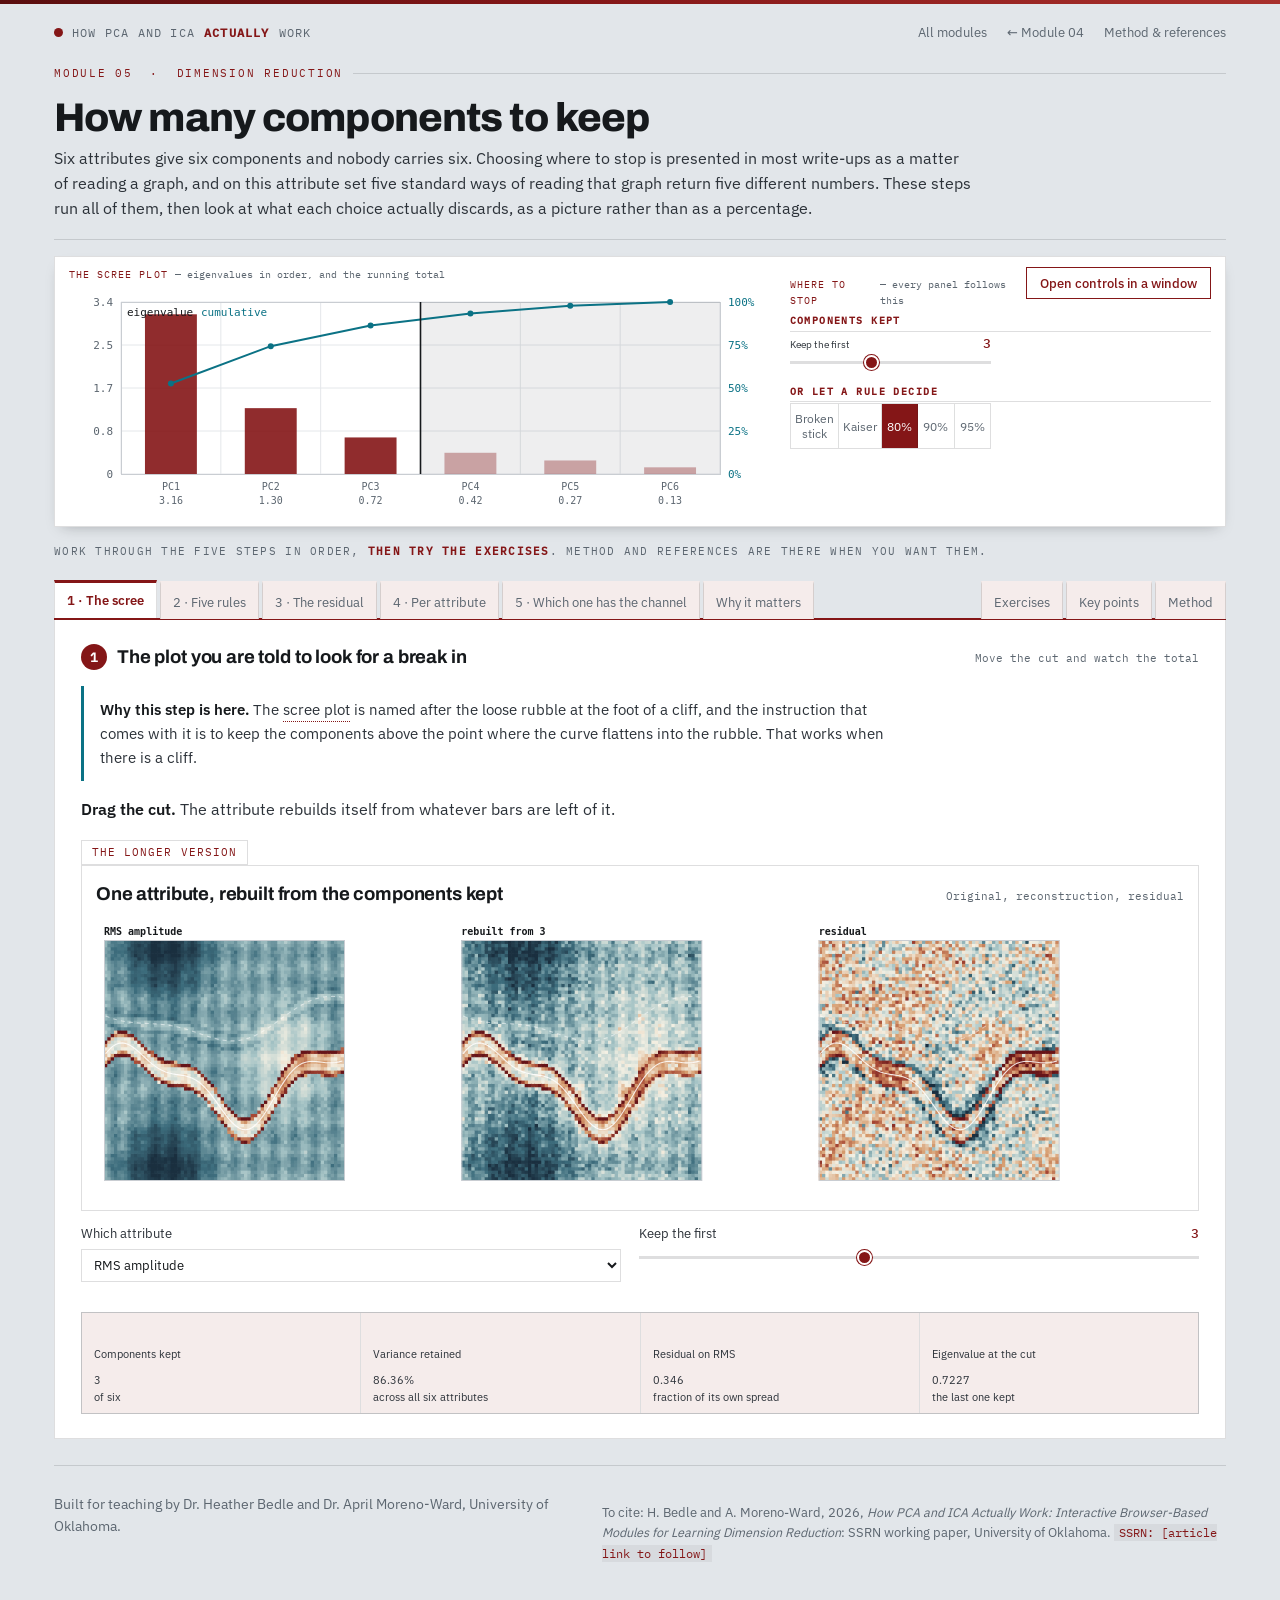
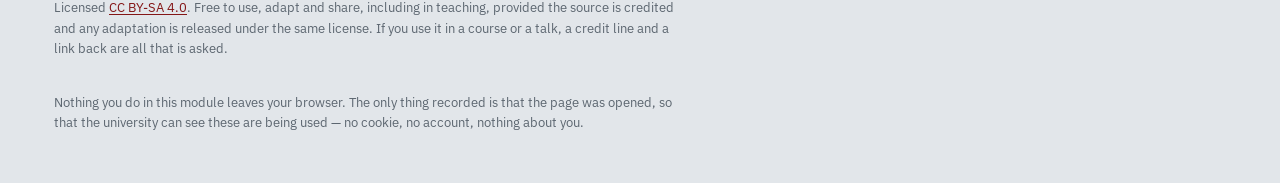
<file: modules/howmany.html>
<!DOCTYPE html>
<html lang="en">
<head>
<meta charset="utf-8">
<meta name="viewport" content="width=device-width, initial-scale=1">
<title>How many components to keep | How PCA and ICA Actually Work</title>
<meta name="description" content="The scree plot, five selection rules that disagree with each other on the same six attributes, the reconstruction and its residual looked at as images rather than as a percentage, and what a share of the variance does and does not tell you about a component.">
<link rel="stylesheet" href="../assets/fonts.css">
<link rel="stylesheet" href="../assets/style.css">
</head>
<body>

<div class="wrap">
  <header class="masthead">
    <a class="brand" href="../index.html"><span class="dot"></span>How PCA and ICA <b>actually</b> work</a>
    <nav>
      <a href="../index.html">All modules</a>
      <a href="eigen.html">← Module 04</a>
      <a href="#notes">Method &amp; references</a>
    </nav>
  </header>

  <div class="mod-head">
    <p class="eyebrow">Module 05 &nbsp;·&nbsp; Dimension reduction</p>
    <h1>How many components to keep</h1>
    <p class="sub">Six attributes give six components and nobody carries six. Choosing where to stop is presented in most write-ups as a matter of reading a graph, and on this attribute set five standard ways of reading that graph return five different numbers. These steps run all of them, then look at what each choice actually discards, as a picture rather than as a percentage.</p>
  </div>

  <div class="labhead">
    <div class="labgrid">
      <div>
        <p class="cap">The scree plot <span>&mdash; eigenvalues in order, and the running total</span></p>
        <canvas id="cHead" aria-label="Eigenvalues of the six components in descending order with the cumulative variance curve and the current cut marked"></canvas>
      </div>
      <div>
        <p class="cap">Where to stop <span>&mdash; every panel follows this</span></p>
        <div class="controls" id="winControls">
          <div class="ctl-col">
            <h2>Components kept</h2>
            <div class="ctl">
              <label for="k">Keep the first <span class="val" id="kV">3</span></label>
              <input type="range" data-key="k" id="k" min="1" max="6" step="1" value="3">
            </div>
            <p class="hint-line" style="margin:6px 0 0">The slider is the decision. Everything on the
              page is downstream of it.</p>
          </div>
          <div class="ctl-col">
            <h2>Or let a rule decide</h2>
            <div class="seg" id="segRule" role="group" aria-label="Selection rule">
              <button type="button" data-rule="stick">Broken stick</button>
              <button type="button" data-rule="kaiser">Kaiser</button>
              <button type="button" data-rule="v80">80%</button>
              <button type="button" data-rule="v90">90%</button>
              <button type="button" data-rule="v95">95%</button>
            </div>
            <p class="hint-line" style="margin:6px 0 0">Each button moves the slider to what that rule
              returns on this attribute set. Step 2 is about why they do not agree.</p>
          </div>
        </div>
      </div>
    </div>
  </div>

  <p class="tabhint">Work through the five steps in order, <b>then try the exercises</b>.
    Method and references are there when you want them.</p>
  <nav class="tabs" id="tabs" role="tablist" aria-label="Module steps">
    <button role="tab" data-tab="p1" aria-selected="false">1 · The scree</button>
    <button role="tab" data-tab="p2" aria-selected="false">2 · Five rules</button>
    <button role="tab" data-tab="p3" aria-selected="false">3 · The residual</button>
    <button role="tab" data-tab="p4" aria-selected="false">4 · Per attribute</button>
    <button role="tab" data-tab="p5" aria-selected="false">5 · Which one has the channel</button>
    <button role="tab" data-tab="pw" aria-selected="false">Why it matters</button>
    <span class="gap"></span>
    <button role="tab" data-tab="pe" aria-selected="false">Exercises</button>
    <button role="tab" data-tab="pk" aria-selected="false">Key points</button>
    <button role="tab" data-tab="pm" aria-selected="false">Method</button>
  </nav>

  <!-- =============================== STEP 1 =============================== -->
  <section class="tabpane" id="p1" role="tabpanel" hidden>
    <div class="plot-head" style="margin-bottom:14px">
      <h3><span class="stepno">1</span>The plot you are told to look for a break in</h3>
      <span class="hint">Move the cut and watch the total</span>
    </div>

    <p class="qbox"><b>Why this step is here.</b> The scree plot is named after the loose rubble at the
      foot of a cliff, and the instruction that comes with it is to keep the components above the point
      where the curve flattens into the rubble. That works when there is a cliff.</p>


    

    <p class="lede"><b>Drag the cut.</b> The attribute rebuilds itself from whatever bars are left of it.</p>

    <details class="reveal"><summary>The longer version</summary>
        <p class="lede">The eigenvalues of the six standardized attributes, in descending order, are 3.16, 1.30, 0.72, 0.42, 0.27 and 0.13. Plotted, they fall away smoothly. There is a step between the
        first and the second, and after that the curve bends without ever clearly stopping, which is what
        most real attribute sets look like.</p>
        <p class="lede">The panel below adds the reconstruction of one attribute alongside the plot, so the
        abstract decision has something attached to it from the start. Everything to the left of the cut is
        kept and everything to the right is thrown away.</p>
            </details>
<div class="plot">
      <div class="plot-head">
        <h3>One attribute, rebuilt from the components kept</h3>
        <span class="hint">Original, reconstruction, residual</span>
      </div>
      <canvas id="c1" aria-label="One attribute map beside its reconstruction from the kept components and the residual between them"></canvas>
    </div>
    <div class="ctl-row" style="display:flex;flex-wrap:wrap;gap:18px;margin:12px 0 0">
      <div class="ctl" style="flex:1 1 220px;min-width:200px">
        <label for="at1">Which attribute</label>
        <select id="at1" data-key="at"></select>
      </div>
      <div class="ctl" style="flex:1 1 240px;min-width:220px">
        <label for="k1">Keep the first <span class="val" id="k1V">3</span></label>
        <input type="range" data-key="k" id="k1" min="1" max="6" step="1" value="3">
      </div>
    </div>
    <div class="stats" id="s1"></div>
  </section>

  <!-- =============================== STEP 2 =============================== -->
  <section class="tabpane" id="p2" role="tabpanel" hidden>
    <div class="plot-head" style="margin-bottom:14px">
      <h3><span class="stepno">2</span>Five rules, five answers</h3>
      <span class="hint">Press each button in the header</span>
    </div>


    

    <p class="lede"><b>Press all five rule buttons.</b> They return one, two, three, four and five components.</p>

    <details class="reveal"><summary>The longer version</summary>
        <p class="lede">Several rules for where to cut are in common use, and all of them are defensible.
        The broken-stick rule compares each eigenvalue against what it would have been if the total
        variance had been divided up at random, and keeps the components that beat that. The Kaiser rule
        keeps components whose eigenvalue exceeds one, on the argument that a standardized attribute
        carries a variance of one and a component carrying less than that has done worse than an attribute
        would have. The retained-variance rules keep enough components to reach a stated fraction of the
        total.</p>
        <p class="lede">On these six attributes they return one, two, three, four and five. Every number
        between the extremes is somebody's correct answer, and the choice between them is not settled by
        anything in the data.</p>
            </details>
<div class="plot">
      <div class="plot-head">
        <h3>What each rule keeps</h3>
        <span class="hint">Eigenvalues against the thresholds each rule applies</span>
      </div>
      <canvas id="c2" aria-label="The six eigenvalues with the thresholds applied by the broken-stick, Kaiser and retained-variance rules drawn across them"></canvas>
    </div>
    <div class="ctl-row" style="display:flex;flex-wrap:wrap;gap:18px;margin:12px 0 0">
      <div class="ctl" style="flex:1 1 260px;min-width:240px">
        <h2 style="margin:0 0 6px">Apply a rule</h2>
        <div class="seg" id="segRule2" role="group" aria-label="Selection rule">
          <button type="button" data-rule="stick">Broken stick</button>
          <button type="button" data-rule="kaiser">Kaiser</button>
          <button type="button" data-rule="v80">80%</button>
          <button type="button" data-rule="v90">90%</button>
          <button type="button" data-rule="v95">95%</button>
        </div>
      </div>
    </div>
    <div class="stats" id="s2"></div>
    <div class="legend prose">
      <span>The rules are not competing estimates of one true number. They answer different questions:
        whether a component beats chance, whether it beats an attribute, and how much of the total is
        wanted. Which question applies depends on what the components are going to be used for, which is
        the subject of step 5.</span>
    </div>
  </section>

  <!-- =============================== STEP 3 =============================== -->
  <section class="tabpane" id="p3" role="tabpanel" hidden>
    <div class="plot-head" style="margin-bottom:14px">
      <h3><span class="stepno">3</span>Look at what was thrown away</h3>
      <span class="hint">All six attributes, residual only</span>
    </div>


    

    <p class="lede"><b>Walk the cut from 1 to 5</b> and look for the channels in what was thrown away.</p>

    <details class="reveal"><summary>The longer version</summary>
        <p class="lede">A percentage of variance discarded is a summary of the residual and not a
        description of it. The residual is a set of maps, one per attribute, and it can be looked at
        directly. Random noise thrown away looks like random noise. Geology thrown away looks like
        geology.</p>
        <p class="lede">The panels below are the residual of every attribute at the current cut, each drawn
        at its own scale so that whatever is in it is visible. At a cut of one component the channels are
        plainly still there in most of them. By four they are mostly gone from the residual and what
        remains is closer to noise and footprint. That transition, looked at rather than computed, is a
        better basis for the decision than any of the rules in step 2.</p>
            </details>
<div class="plot">
      <div class="plot-head">
        <h3>What the discarded components were carrying</h3>
        <span class="hint">Channel axes marked on every panel</span>
      </div>
      <canvas id="c3" aria-label="Residual maps for all six attributes at the current number of kept components"></canvas>
    </div>
    <div class="ctl-row" style="display:flex;flex-wrap:wrap;gap:18px;margin:12px 0 0">
      <div class="ctl" style="flex:1 1 240px;min-width:220px">
        <label for="k3">Keep the first <span class="val" id="k3V">3</span></label>
        <input type="range" data-key="k" id="k3" min="1" max="6" step="1" value="3">
      </div>
    </div>
    <div class="stats" id="s3"></div>
    <div class="legend prose">
      <span>Each residual panel is scaled to its own range, which is what makes the contents visible and
        also what makes them look more important than they are. A residual holding two percent of an
        attribute's spread and a residual holding forty percent are drawn the same way here. The bars in
        step 4 carry the sizes.</span>
    </div>
  </section>

  <!-- =============================== STEP 4 =============================== -->
  <section class="tabpane" id="p4" role="tabpanel" hidden>
    <div class="plot-head" style="margin-bottom:14px">
      <h3><span class="stepno">4</span>Ninety percent of what, exactly</h3>
      <span class="hint">The total is not shared out evenly</span>
    </div>


    

    <p class="lede"><b>Set the cut to 4</b> &mdash; that is what the ninety-percent rule picks &mdash; and find the two attributes it left behind.</p>

    <details class="reveal"><summary>The longer version</summary>
        <p class="lede">A retained-variance figure is a total across all the attributes at once. It says
        nothing about how the shortfall is distributed between them, and it is never distributed evenly.
        The bars below give, for each attribute, how much of its own spread the reconstruction fails to
        account for at the current cut.</p>
        <p class="lede">Keeping four components reaches 93.34% of the total variance. At that cut peak frequency is reconstructed to within eleven percent of its own spread and spectral bandwidth to within eight, while coherence is still missing thirty-five percent and GLCM contrast thirty-seven.
        An attribute can be almost entirely absent from a reconstruction that a headline number describes
        as ninety-three percent complete.</p>
            </details>
<div class="plot">
      <div class="plot-head">
        <h3>Residual per attribute, as a fraction of its own spread</h3>
        <span class="hint">Fixed axis, so the bars fall as the cut moves right</span>
      </div>
      <canvas id="c4" aria-label="For each attribute, the standard deviation of its residual as a fraction of its own standard deviation, at the current cut"></canvas>
    </div>
    <div class="ctl-row" style="display:flex;flex-wrap:wrap;gap:18px;margin:12px 0 0">
      <div class="ctl" style="flex:1 1 240px;min-width:220px">
        <label for="k4">Keep the first <span class="val" id="k4V">3</span></label>
        <input type="range" data-key="k" id="k4" min="1" max="6" step="1" value="3">
      </div>
    </div>
    <div class="stats" id="s4"></div>
  </section>

  <!-- =============================== STEP 5 =============================== -->
  <section class="tabpane" id="p5" role="tabpanel" hidden>
    <div class="plot-head" style="margin-bottom:14px">
      <h3><span class="stepno">5</span>Which component has the channel in it</h3>
      <span class="hint">Compare the two panels against each other</span>
    </div>


    

    <p class="lede"><b>Compare the two rows of bars.</b> The component holding half the variance is the worst of the six at finding the channel.</p>

    <details class="reveal"><summary>The longer version</summary>
        <p class="lede">Everything so far has ranked the components by variance, because that is the only
        thing the method knows about them. The panels below add a second ranking: how well each component
        separates the axis of the younger channel from its own margins, measured in pooled standard
        deviations. The two rankings are not the same ranking.</p>
        <p class="lede">The first component holds 52.62% of the variance and separates the channel at 0.22, which is no separation at all. The second holds 21.70% and separates at 3.11; the third holds 12.04% and separates at 2.41. The work is being done by the two components below the top, and a
        rule that kept only the first would have discarded both of them.</p>
        <p class="lede">The lower panel is the same measurement on the six input attributes, and it makes a
        point that is easy to leave out of a lecture on dimension reduction. Peak frequency on its own
        separates the channel at 6.40, twice as well as the best component. For this particular target on
        this particular survey, the dimension reduction did not improve on the best single input.</p>
            </details>
<div class="plot">
      <div class="plot-head">
        <h3>Variance held against channel separation</h3>
        <span class="hint">Components above, input attributes below</span>
      </div>
      <canvas id="c5" aria-label="For each component, the fraction of variance held and the separation it achieves, with the same separation measured on the input attributes below"></canvas>
    </div>
    <div class="ctl-row" style="display:flex;flex-wrap:wrap;gap:18px;margin:12px 0 0">
      <div class="ctl" style="flex:1 1 260px;min-width:240px">
        <h2 style="margin:0 0 6px">What to measure</h2>
        <div class="seg" id="segMeas" role="group" aria-label="Which measurement">
          <button type="button" data-meas="sep">Channel separation</button>
          <button type="button" data-meas="foot">Acquisition footprint</button>
        </div>
      </div>
    </div>
    <div class="stats" id="s5"></div>
    <div class="legend prose">
      <span>The separation statistic uses the model's own knowledge of where the channel is, which no
        real survey provides. It stands in for an interpreter's judgment of whether a map is useful, and
        it is used here because a number can be plotted and a judgment cannot.</span>
    </div>
  </section>

  <!-- ============================ WHY IT MATTERS =========================== -->
  <section class="tabpane" id="pw" role="tabpanel" hidden>
    <div class="plot-head" style="margin-bottom:14px">
      <h3>Why it matters</h3>
      <span class="hint">Where this shows up in real work</span>
    </div>
    <p class="lede">The number of components kept is a parameter every implementation asks for, and the
      guidance that comes with it is usually a single convention stated without alternatives. On a real
      attribute set the conventions disagree by a factor of several.</p>
    <ul class="lede" style="padding-left:20px">
      <li><b>RGB blending fixes the number at three.</b> Not because three is right, but because a
        display has three channels. The question then becomes which three, and the answer is not
        obliged to be the top three.</li>
      <li><b>Noise reduction wants the break.</b> Reconstructing from the components above a break and
        discarding the rest is a filter, and it works when the break exists and the discarded components
        are noise. Step 3 is how to check the second half of that.</li>
      <li><b>Feeding a classifier.</b> Unsupervised classification on components is common, and the
        count chosen upstream sets what the classifier can possibly see. A feature that lives in a
        discarded component cannot be recovered downstream.</li>
      <li><b>Reading a reported figure.</b> "Four components, ninety-three percent of the variance" is a
        statement about a total. Whether the attribute that mattered is among the well-reconstructed ones
        is a separate question and usually goes unasked.</li>
    </ul>
    <p class="lede"><b>Two points that are commonly confused.</b> The first is that variance explained
      measures how much of the useful content was kept. It measures how much of the spread was kept, and
      spread includes noise and footprint, which the reconstruction preserves as faithfully as it
      preserves geology. The second is that dimension reduction necessarily improves on the inputs. It
      reorganizes them. Whether the reorganization helps depends on the target, and step 5 shows a target
      for which one of the original attributes was better than anything the method produced.</p>
    <div class="legend prose">
      <span>None of this argues against running the method. It argues for looking at the residual before
        accepting the cut, which takes about a minute and is skipped almost universally.</span>
    </div>
  </section>

  <!-- ============================== EXERCISES ============================= -->
  <section class="tabpane" id="pe" role="tabpanel" hidden>
    <div class="tryit" style="max-width:none">
      <h3>Exercises</h3>
      <ol>
        <li><b>Run all five rules on the same six attributes.</b>
          <em class="point">Why: the disagreement is the point, and it is larger than most write-ups
            suggest.</em>
          Press each of the five rule buttons in turn and record what each returns and what fraction of
          the variance it keeps.
          <em class="predict">Before starting: how far apart do you expect the five answers to be?
            Commit to a range.</em>
          <details class="reveal"><summary>Hint</summary><span class="ans">Broken stick keeps 1 and
            52.62% of the variance. Kaiser keeps 2 and 74.31%. The 80% rule keeps 3 and 86.36%. The 90%
            rule keeps 4 and 93.34%. The 95% rule keeps 5 and 97.80%. Five rules, five answers, one
            through five out of six possible. The eigenvalues they are reading are 3.16, 1.30, 0.72,
            0.42, 0.27 and 0.13, and nothing in that list is a cliff. The honest summary is that the
            scree plot did not answer the question, and the rules are conventions applied in its
            place.</span></details></li>

        <li><b>Look at the residual instead of the number.</b>
          <em class="point">Why: the question a rule cannot answer is whether what was discarded was
            noise, and that one can simply be looked at.</em>
          In step 3, walk the cut from 1 to 5 and watch the six residual maps, looking specifically for
          the channel axes marked on them.
          <details class="reveal"><summary>Hint</summary><span class="ans">At a cut of 1 the channels
            are visible in the residual of nearly every attribute, which means a great deal of geology
            was discarded — and the broken-stick rule would have stopped there. By 3 they have faded
            from most of the panels. By 4 the residuals are dominated by the six-trace footprint
            striping and by speckle, which is what a reader wants to see before accepting a cut. Be
            careful with the word noise here: a residual that looks like speckle could be random noise,
            or it could be real geology finer than the attributes can resolve. What the panel shows is
            that the discarded components no longer contain anything organized at the scale of the
            channels, which is a weaker statement than saying they contain nothing. Note
            that the residual panels each use their own scale, so a nearly empty residual and a
            substantial one look equally emphatic; the sizes are in step 4.</span></details></li>

        <li><b>Find the attribute that ninety percent left behind.</b>
          <em class="point">Why: a retained-variance figure is a total, and totals hide their own
            distribution.</em>
          Set the cut to 4, which the 90% rule selects, and read the per-attribute residual bars in step
          4.
          <details class="reveal"><summary>Hint</summary><span class="ans">At four components the total
            retained is 93.34%, and the residual as a fraction of each attribute's own spread reads 0.291
            for RMS amplitude, 0.201 for peak envelope, 0.112 for peak frequency, 0.084 for spectral
            bandwidth, 0.346 for coherence and 0.368 for GLCM contrast. The two texture-related
            attributes are each still missing more than a third of their spread inside a reconstruction
            described as ninety-three percent complete. Going to five components collapses GLCM contrast
            to 0.018 and coherence to 0.150, because the fifth component is largely those two. A cut
            chosen on the total would have thrown away almost the whole of the attribute pair a texture
            interpretation depends on.</span></details></li>

        <li><b>Rank the components by variance, then by usefulness.</b>
          <em class="point">Why: the method's ranking is by spread, and it is not obliged to agree with
            anything an interpreter cares about.</em>
          In step 5, compare the fraction of variance each component holds against how well it separates
          the young channel axis from its margins.
          <details class="reveal"><summary>Hint</summary><span class="ans">By variance the order is
            52.62%, 21.70%, 12.04%, 6.99%, 4.46%, 2.20%. By channel separation the order is 0.22, 3.11,
            2.41, 0.65, 0.39, 0.89. The largest component is the worst of the six at the job, and the
            two that do the work are the second and third. A broken-stick cut at one component keeps only
            the component that separates the channel least well of any of them. The Kaiser cut at two
            keeps the best one and discards the second best.</span></details></li>

        <li><b>Compare the components against the raw attributes.</b>
          <em class="point">Why: a method is worth running if it beats what went into it, and that is a
            testable claim rather than an assumption.</em>
          Still in step 5, read the lower panel, which applies the same separation measurement to the six
          input attributes.
          <details class="reveal"><summary>Hint</summary><span class="ans">Peak frequency separates the
            channel at 6.40 on its own. The best component manages 3.11. RMS amplitude at 3.38 is also
            competitive with the best component, and coherence at 0.15 is worse than anything. So for
            this target the dimension reduction produced nothing better than an attribute that was
            already on the list, and the honest use of the analysis here is as a way of finding out
            which attribute that was. Switch the measurement to acquisition footprint and a different
            picture appears. The artifact enters the set mainly through peak envelope, which carries
            0.241 of it, and RMS amplitude at 0.122; peak frequency and GLCM contrast carry
            essentially none, at 0.001. Among the components it does not spread evenly: it concentrates
            in the fourth at 0.213, which holds 7.46% of the variance. So a cut at three components
            would have removed most of the footprint along with whatever else the fourth was carrying,
            and the 90% rule, which keeps four, would have kept it. Neither rule was considering the
            footprint at all.</span></details></li>
      </ol>
    </div>
  </section>

  <!-- ============================= KEY POINTS ============================= -->
  <section class="tabpane" id="pk" role="tabpanel" hidden>
    <div class="takeaway">
      <h3>If you remember nothing else</h3>
      <ul>
        <li><b>Real scree plots usually have no cliff.</b> These eigenvalues fall away smoothly from 3.16
          to 0.13 with nothing that can be called a break.</li>
        <li><b>The standard rules disagree by a factor of five.</b> Broken stick, Kaiser, 80%, 90% and
          95% return one, two, three, four and five components on the same six attributes.</li>
        <li><b>Look at the residual.</b> If the channels are still visible in what was discarded, the cut
          was too early, and that takes a minute to check.</li>
        <li><b>A retained-variance figure is a total.</b> At 93.34% retained, two of these six attributes
          are still missing more than a third of their own spread.</li>
        <li><b>The variance ranking is not a usefulness ranking.</b> The component holding half the
          variance separates the channel worst of the six; the second and third do the work.</li>
        <li><b>Check the method against its own inputs.</b> Here one raw attribute separated the channel
          twice as well as any component, which is a result worth knowing rather than hiding.</li>
      </ul>
    </div>
  </section>

  <!-- =============================== METHOD =============================== -->
  <section class="tabpane" id="pm" role="tabpanel" hidden>
    <div class="plot-head" style="margin-bottom:14px">
      <h3 id="notes">Method</h3>
      <span class="hint">What is computed, and what is left out</span>
    </div>
    <p class="lede"><b>The survey, the attributes and the standardization</b> are the same as module 04:
      six attributes on samples 22 to 50 of a 72 by 72 trace synthetic slab, Z-scored before the matrix
      is formed, so the six eigenvalues sum to exactly six.</p>
    <p class="lede"><b>The five rules.</b> The retained-variance rules keep the smallest number of
      components whose cumulative share reaches the stated fraction. The Kaiser rule keeps components
      with an eigenvalue above one, which is meaningful only on standardized data, where one is the
      variance of a single attribute; applied to a covariance matrix in native units the threshold means
      nothing. The broken-stick rule compares each eigenvalue against the expected length of the
      <em>i</em>th longest piece when a stick of length <em>p</em> is broken at <em>p</em>&minus;1 random
      points, which for six attributes gives expected shares of 40.83%, 24.17%, 15.83%, 10.28%, 6.11% and
      2.78%, and keeps components while they exceed it. It is the strictest of the five here and it stops
      at one.</p>
    <p class="lede"><b>The reconstruction</b> rebuilds each attribute from the first <em>k</em>
      components by adding back each component multiplied by its loadings, then restores the original
      standard deviation and mean. Using all six returns the input to within 10⁻¹⁵. The residual is the
      input minus the reconstruction, and the residual figure quoted for each attribute is the standard
      deviation of its residual divided by the standard deviation of the attribute itself, so it is a
      fraction of that attribute's own spread rather than of the total.</p>
    <p class="lede"><b>The separation statistic</b> in step 5 compares traces within half a channel width
      of the younger channel axis against traces between 1.1 and 2.0 channel widths from it, as the
      difference of the two means divided by the pooled standard deviation. It is the same statistic used
      in module 01 and it is a convenience for this teaching set rather than a standard seismic
      measurement. The footprint statistic is the projection of a map onto the six-trace striping that
      was put into the survey, as a fraction of the map's own standard deviation.</p>
    <p class="lede"><b>Simplifications, stated plainly.</b> The separation statistic uses the model's own
      record of where the channel is, which no real survey supplies; on real data the equivalent judgment
      is made by an interpreter looking at a map. The residual panels are each scaled to their own range,
      which makes their contents visible and makes a small residual look as emphatic as a large one, so
      the sizes are given separately as bars. Nothing here decimates before computing the matrix. The
      analysis is on one stratal slab; a component count chosen on one interval does not transfer to
      another.</p>
    <p class="lede"><b>Where this departs from production software.</b> In the choice offered rather than
      the arithmetic. Implementations typically expose one rule, most often a retained-variance
      threshold, and some apply it without reporting the eigenvalues at all. AASPI's ICA implementation
      uses a retained-variance criterion of ninety percent, treating the variance above that as signal
      and the remainder as noise; on the Taranaki dataset that returned four independent components at
      94.04%. The number a rule returns is a property of the rule and of the attribute set, and moving
      either one moves the answer.</p>
    <details class="reveal">
      <summary>References</summary>
      <ul class="lede" style="padding-left:20px">
        <li>Cattell, R. B., 1966, The scree test for the number of factors: <em>Multivariate Behavioral
          Research</em>, <b>1</b>, 245&ndash;276.</li>
        <li>Kaiser, H. F., 1960, The application of electronic computers to factor analysis:
          <em>Educational and Psychological Measurement</em>, <b>20</b>, 141&ndash;151.</li>
        <li>Frontier, S., 1976, Étude de la décroissance des valeurs propres dans une analyze en
          composantes principales: comparaison avec le modèle du bâton brisé: <em>Journal of Experimental
          Marine Biology and Ecology</em>, <b>25</b>, 67&ndash;75 — the broken-stick comparison.</li>
        <li>Jolliffe, I. T., 2002, <em>Principal Component Analysis</em>, 2nd ed.: Springer — chapter 6
          reviews the selection rules and their failure modes.</li>
        <li>Lubo-Robles, D., and K. J. Marfurt, 2019, Independent component analysis for reservoir
          geomorphology and unsupervised seismic facies classification in the Taranaki Basin, New
          Zealand: <em>Interpretation</em>, <b>7</b>, SE19&ndash;SE42.</li>
      </ul>
    </details>
  </section>

  <section class="nextup" id="nextup" hidden>
    <p class="eyebrow">Next up</p>
    <h3>06 · Where PCA stops</h3>
    <p>The components are perpendicular because of how they were computed, not because anything in the
      ground is. What that costs when two geological effects both show up in the same attributes.</p>
    <a class="btn ghost" href="wherepcastops.html">Module 06 →</a>
  </section>

  <div class="pager" id="pager" hidden>
    <a class="btn ghost" href="eigen.html">← Module 04: eigenvectors, loadings and scores</a>
    <a class="btn ghost" href="../index.html">All modules</a>
    <a class="btn ghost" href="wherepcastops.html">Module 06: where PCA stops →</a>
  </div>

  <footer>
    <div class="foot-grid">
      <p>Built for teaching by Dr. Heather Bedle and Dr. April Moreno-Ward, University of Oklahoma.</p>
      <p class="lic">To cite: H. Bedle and A. Moreno-Ward, 2026, <i>How PCA and ICA Actually Work:
        Interactive Browser-Based Modules for Learning Dimension Reduction</i>: SSRN working paper,
        University of Oklahoma. <span class="k">SSRN: [article link to follow]</span></p>
      <p class="lic">Licensed <a href="https://creativecommons.org/licenses/by-sa/4.0/">CC BY-SA 4.0</a>.
        Free to use, adapt and share, including in teaching, provided the source is credited and any
        adaptation is released under the same license. If you use it in a course or a talk, a credit line
        and a link back are all that is asked.</p>
      <p class="lic">Nothing you do in this module leaves your browser. The only thing recorded is that
        the page was opened, so that the university can see these are being used &mdash; no cookie, no
        account, nothing about you.</p>
    </div>
  </footer>
</div>

<script src="../assets/count.js"></script>
<script src="../assets/popout.js"></script>
<script src="../assets/panelout.js"></script>
<script src="../assets/glossary.js"></script>
<script src="../assets/multivar.js"></script>
<script src="../assets/attrfield.js"></script>
<script>
(function () {
  'use strict';

  if (typeof MV === 'undefined' || typeof AF === 'undefined') {
    var el = document.createElement('div');
    el.setAttribute('style', 'background:#841617;color:#fff;padding:14px 18px;margin:16px 0;' +
      'font:13px/1.6 ui-monospace,Menlo,monospace');
    el.textContent = 'This module could not load assets/multivar.js and assets/attrfield.js. It ' +
      'expects them one directory up, at ../assets/, and file names are case-sensitive on GitHub Pages.';
    var w0 = document.querySelector('.wrap');
    (w0 || document.body).insertBefore(el, w0 ? w0.firstChild : null);
    return;
  }

  var $ = function (id) { return document.getElementById(id); };
  var CRIM = '#841617', TEAL = '#0B7285', SLATE = '#5C6670', INK = '#16191C';

  var CORE = ['rms', 'envelope', 'peakfreq', 'bandwidth', 'coherence', 'glcmcon'];
  var LABEL = {
    rms: 'RMS amplitude', envelope: 'Peak envelope', peakfreq: 'Peak frequency',
    bandwidth: 'Spectral bandwidth', coherence: 'Coherence', glcmcon: 'GLCM contrast'
  };
  var SHORT = {
    rms: 'RMS', envelope: 'envelope', peakfreq: 'f peak', bandwidth: 'bandwidth',
    coherence: 'coherence', glcmcon: 'GLCM contrast'
  };

  var DEF = { k: 3, at: 'rms', meas: 'sep', tab: 'p1' };
  var S = MV.readState(DEF);
  if (CORE.indexOf(S.at) < 0) S.at = DEF.at;
  S.k = Math.max(1, Math.min(6, Math.round(S.k)));
  if (S.meas !== 'sep' && S.meas !== 'foot') S.meas = 'sep';

  var CAN_LINK = location.protocol !== 'file:';
  function saveState() {
    if (!CAN_LINK) return;
    try { MV.writeState(S, DEF); } catch (e) { /* nothing shareable */ }
  }

  var SURVEY = null;
  function survey() {
    if (SURVEY) return SURVEY;
    var slab = AF.build({ nx: 72, ny: 72, freq: 30, noise: 0.12, footprint: 0.06, seed: 2026 });
    var attr = AF.attributes(slab, CORE);
    var X = CORE.map(function (n) { return attr[n]; });
    SURVEY = { slab: slab, attr: attr, X: X, P: MV.pca(X, { standardize: true }) };
    return SURVEY;
  }

  /* Reconstruction and residual, cached per cut. */
  var RC = {};
  function recon(k) {
    if (RC[k]) return RC[k];
    var sv = survey();
    var R = MV.reconstruct(sv.P, k);
    var res = MV.residual(sv.X, R);
    var rel = CORE.map(function (n, i) { return MV.std(res[i]) / MV.std(sv.X[i]); });
    RC[k] = { R: R, res: res, rel: rel };
    return RC[k];
  }

  /* =====================================================================
     THE SELECTION RULES

     Each returns how many components it keeps on the current set.
     ===================================================================== */

  function brokenStick(p) {
    var out = [], i, j;
    for (i = 0; i < p; i++) {
      var s = 0;
      for (j = i; j < p; j++) s += 1 / (j + 1);
      out.push(s / p);
    }
    return out;
  }

  function ruleValue(rule) {
    var P = survey().P, p = P.values.length, i;
    if (rule === 'kaiser') {
      var n = 0;
      for (i = 0; i < p; i++) if (P.values[i] > 1) n++;
      return Math.max(1, n);
    }
    if (rule === 'stick') {
      var bs = brokenStick(p), k = 0;
      for (i = 0; i < p; i++) {
        if (P.explained[i] > bs[i]) k = i + 1; else break;
      }
      return Math.max(1, k);
    }
    var frac = rule === 'v80' ? 0.8 : rule === 'v90' ? 0.9 : 0.95;
    return MV.componentsFor(P, frac);
  }

  var RULES = [
    { id: 'stick', label: 'Broken stick' },
    { id: 'kaiser', label: 'Kaiser' },
    { id: 'v80', label: '80%' },
    { id: 'v90', label: '90%' },
    { id: 'v95', label: '95%' }
  ];

  /* =====================================================================
     THE TWO JUDGMENT STATISTICS
     ===================================================================== */

  var MASK = null;
  function masks() {
    if (MASK) return MASK;
    var sv = survey(), nx = sv.slab.nx, ny = sv.slab.ny;
    var axis = [], marg = [], ix, iy;
    for (ix = 0; ix < nx; ix++) for (iy = 0; iy < ny; iy++) {
      var yc = AF.centerline(ix, nx, AF.YOUNG) * (ny - 1);
      var d = Math.abs(iy - yc) / (AF.YOUNG.halfWidth * (ny - 1));
      var k = ix * ny + iy;
      if (d < 0.45) axis.push(k); else if (d > 1.1 && d < 2.0) marg.push(k);
    }
    MASK = { axis: axis, marg: marg };
    return MASK;
  }

  function separation(m) {
    var M = masks();
    var a = M.axis.map(function (k) { return m[k]; });
    var b = M.marg.map(function (k) { return m[k]; });
    var ma = MV.mean(a), mb = MV.mean(b);
    var sa = MV.std(a, ma), sb = MV.std(b, mb);
    return Math.abs(ma - mb) / Math.sqrt((sa * sa + sb * sb) / 2 || 1);
  }

  function footprint(m) {
    var sv = survey(), nx = sv.slab.nx, ny = sv.slab.ny, s = 0, n = 0, ix, iy;
    for (ix = 0; ix < nx; ix++) for (iy = 0; iy < ny; iy++) {
      s += m[ix * ny + iy] * AF.footprintPattern(ix, iy);
      n++;
    }
    return Math.abs(s / n) / (MV.std(m) || 1);
  }

  function measure(m) { return S.meas === 'sep' ? separation(m) : footprint(m); }
  function measMax() { return S.meas === 'sep' ? 6.5 : 0.30; }
  function measName() {
    return S.meas === 'sep' ? 'channel separation, pooled standard deviations' : 'footprint, fraction of sd';
  }

  /* =====================================================================
     DRAWING HELPERS
     ===================================================================== */

  function contentWidth(el) {
    var p = el.parentElement || el;
    var cs = getComputedStyle(p);
    return Math.max(260, p.clientWidth - parseFloat(cs.paddingLeft) - parseFloat(cs.paddingRight));
  }

  function fit(id, w, h) {
    var c = $(id);
    if (!c) return null;
    var dpr = window.devicePixelRatio || 1;
    c.style.width = w + 'px';
    c.style.height = h + 'px';
    c.width = Math.round(w * dpr);
    c.height = Math.round(h * dpr);
    var ctx = c.getContext('2d');
    ctx.setTransform(dpr, 0, 0, dpr, 0, 0);
    ctx.clearRect(0, 0, w, h);
    ctx.font = '11px ui-monospace,Menlo,monospace';
    return ctx;
  }

  function grid(ctx, r, x0, x1, y0, y1, nx, ny, fmt) {
    ctx.save();
    ctx.fillStyle = SLATE;
    ctx.strokeStyle = '#E4E7EA';
    ctx.lineWidth = 1;
    var i, v, X, Y;
    ctx.textAlign = 'center';
    for (i = 0; i <= nx; i++) {
      v = x0 + (x1 - x0) * i / nx;
      X = r.x + r.w * i / nx;
      ctx.beginPath(); ctx.moveTo(X, r.y); ctx.lineTo(X, r.y + r.h); ctx.stroke();
      if (fmt !== false) ctx.fillText(fmt ? fmt(v) : String(Math.round(v)), X, r.y + r.h + 14);
    }
    ctx.textAlign = 'right';
    for (i = 0; i <= ny; i++) {
      v = y0 + (y1 - y0) * i / ny;
      Y = r.y + r.h - r.h * i / ny;
      ctx.beginPath(); ctx.moveTo(r.x, Y); ctx.lineTo(r.x + r.w, Y); ctx.stroke();
      ctx.fillText(v.toFixed(v >= 10 ? 0 : (v === Math.round(v) ? 0 : 1)), r.x - 8, Y + 4);
    }
    ctx.strokeStyle = '#C9CDD2';
    ctx.strokeRect(r.x + 0.5, r.y + 0.5, r.w, r.h);
    ctx.restore();
  }

  function cmap(t) {
    t = Math.max(0, Math.min(1, t));
    var stops = [[26, 47, 63], [61, 109, 125], [166, 196, 198], [244, 240, 227],
                 [214, 156, 110], [166, 71, 52], [102, 20, 24]];
    var u = t * (stops.length - 1), i = Math.min(stops.length - 2, Math.floor(u)), f = u - i;
    var a = stops[i], b = stops[i + 1];
    return 'rgb(' + Math.round(a[0] + (b[0] - a[0]) * f) + ',' +
      Math.round(a[1] + (b[1] - a[1]) * f) + ',' +
      Math.round(a[2] + (b[2] - a[2]) * f) + ')';
  }

  function drawMap(ctx, r, m, title, symmetric) {
    var sv = survey(), nx = sv.slab.nx, ny = sv.slab.ny, lo, hi;
    if (symmetric) {
      var q = Math.max(Math.abs(AF.percentile(m, 0.01)), Math.abs(AF.percentile(m, 0.99))) || 1;
      lo = -q; hi = q;
    } else {
      lo = AF.percentile(m, 0.01); hi = AF.percentile(m, 0.99);
    }
    var cw = r.w / nx, ch = r.h / ny, ix, iy;
    for (ix = 0; ix < nx; ix++) for (iy = 0; iy < ny; iy++) {
      ctx.fillStyle = cmap((m[ix * ny + iy] - lo) / (hi - lo || 1));
      ctx.fillRect(r.x + ix * cw, r.y + (ny - 1 - iy) * ch, cw + 0.6, ch + 0.6);
    }
    ctx.save();
    ctx.strokeStyle = '#C9CDD2';
    ctx.strokeRect(r.x + 0.5, r.y + 0.5, r.w, r.h);
    if (title) {
      ctx.fillStyle = INK;
      ctx.textAlign = 'left';
      ctx.font = '600 10px ui-monospace,Menlo,monospace';
      ctx.fillText(title, r.x, r.y - 5);
      ctx.font = '11px ui-monospace,Menlo,monospace';
    }
    ctx.restore();
  }

  function markChannels(ctx, r) {
    var sv = survey(), nx = sv.slab.nx, ny = sv.slab.ny;
    ctx.save();
    ctx.lineWidth = 1.1;
    [[AF.YOUNG, 'rgba(255,255,255,0.85)', []], [AF.OLD, 'rgba(255,255,255,0.5)', [4, 4]]]
      .forEach(function (p) {
        ctx.strokeStyle = p[1];
        ctx.setLineDash(p[2]);
        ctx.beginPath();
        for (var ix = 0; ix < nx; ix++) {
          var yc = AF.centerline(ix, nx, p[0]) * (ny - 1);
          var X = r.x + (ix + 0.5) * r.w / nx;
          var Y = r.y + r.h - (yc + 0.5) * r.h / ny;
          if (ix === 0) ctx.moveTo(X, Y); else ctx.lineTo(X, Y);
        }
        ctx.stroke();
      });
    ctx.setLineDash([]);
    ctx.restore();
  }

  /* =====================================================================
     HEADER: THE SCREE PLOT
     ===================================================================== */

  function drawHead() {
    var host = $('cHead');
    if (!host || host.offsetParent === null) return;
    var w = contentWidth(host), h = 230;
    var ctx = fit('cHead', w, h);
    if (!ctx) return;
    var P = survey().P;
    var r = { x: 52, y: 14, w: w - 52 - 52, h: h - 14 - 44 };
    grid(ctx, r, 0, 6, 0, 3.4, 6, 4, false);

    // the shaded region to the right of the cut, which is what gets discarded
    ctx.save();
    ctx.globalAlpha = 0.07;
    ctx.fillStyle = INK;
    ctx.fillRect(r.x + S.k * r.w / 6, r.y, r.w - S.k * r.w / 6, r.h);
    ctx.restore();

    var cw = r.w / 6, i;
    for (i = 0; i < 6; i++) {
      var cx = r.x + (i + 0.5) * cw;
      var y = r.y + r.h - P.values[i] / 3.4 * r.h;
      ctx.save();
      ctx.globalAlpha = i < S.k ? 0.9 : 0.35;
      ctx.fillStyle = CRIM;
      ctx.fillRect(cx - cw * 0.26, y, cw * 0.52, r.y + r.h - y);
      ctx.restore();
      ctx.save();
      ctx.fillStyle = SLATE;
      ctx.textAlign = 'center';
      ctx.font = '10px ui-monospace,Menlo,monospace';
      ctx.fillText('PC' + (i + 1), cx, r.y + r.h + 16);
      ctx.fillText(P.values[i].toFixed(2), cx, r.y + r.h + 30);
      ctx.restore();
    }

    // the cumulative curve, on its own right-hand axis of 0 to 100
    ctx.save();
    ctx.strokeStyle = TEAL;
    ctx.lineWidth = 2;
    ctx.beginPath();
    var run = 0;
    for (i = 0; i < 6; i++) {
      run += P.explained[i];
      var X = r.x + (i + 0.5) * cw;
      var Y = r.y + r.h - run * r.h;
      if (i === 0) ctx.moveTo(X, Y); else ctx.lineTo(X, Y);
    }
    ctx.stroke();
    run = 0;
    for (i = 0; i < 6; i++) {
      run += P.explained[i];
      ctx.beginPath();
      ctx.arc(r.x + (i + 0.5) * cw, r.y + r.h - run * r.h, 3, 0, 2 * Math.PI);
      ctx.fillStyle = TEAL;
      ctx.fill();
    }
    ctx.fillStyle = TEAL;
    ctx.textAlign = 'left';
    [0, 0.25, 0.5, 0.75, 1].forEach(function (f) {
      ctx.fillText(Math.round(f * 100) + '%', r.x + r.w + 8, r.y + r.h - f * r.h + 4);
    });
    ctx.restore();

    ctx.save();
    ctx.strokeStyle = INK;
    ctx.lineWidth = 1.6;
    ctx.beginPath();
    ctx.moveTo(r.x + S.k * cw, r.y);
    ctx.lineTo(r.x + S.k * cw, r.y + r.h);
    ctx.stroke();
    ctx.fillStyle = INK;
    ctx.textAlign = 'left';
    ctx.fillText('eigenvalue', r.x + 6, r.y + 14);
    ctx.fillStyle = TEAL;
    ctx.fillText('cumulative', r.x + 80, r.y + 14);
    ctx.restore();
  }

  /* =====================================================================
     STEP PANELS
     ===================================================================== */

  function drawStep1() {
    var host = $('c1');
    if (!host || host.offsetParent === null) return;
    var w = contentWidth(host);
    var size = Math.min(240, (w - 80) / 3);
    var ctx = fit('c1', w, size + 40);
    if (!ctx) return;
    var sv = survey(), j = CORE.indexOf(S.at), R = recon(S.k);
    var panels = [
      [sv.X[j], LABEL[S.at], false],
      [R.R[j], 'rebuilt from ' + S.k, false],
      [R.res[j], 'residual', true]
    ];
    var gap = Math.max(14, (w - 16 - 3 * size) / 3);
    panels.forEach(function (p, k) {
      var r = { x: 8 + k * (size + gap), y: 22, w: size, h: size };
      drawMap(ctx, r, p[0], p[1], p[2]);
      markChannels(ctx, r);
    });
  }

  function drawStep2() {
    var host = $('c2');
    if (!host || host.offsetParent === null) return;
    var w = contentWidth(host), h = 300;
    var ctx = fit('c2', w, h);
    if (!ctx) return;
    var P = survey().P, bs = brokenStick(6);
    var r = { x: 52, y: 14, w: w - 52 - 24, h: h - 14 - 76 };
    grid(ctx, r, 0, 6, 0, 3.4, 6, 4, false);

    var cw = r.w / 6, i;
    for (i = 0; i < 6; i++) {
      var cx = r.x + (i + 0.5) * cw;
      var y = r.y + r.h - P.values[i] / 3.4 * r.h;
      ctx.save();
      ctx.globalAlpha = 0.85;
      ctx.fillStyle = SLATE;
      ctx.fillRect(cx - cw * 0.26, y, cw * 0.52, r.y + r.h - y);
      ctx.restore();
      // the broken-stick expectation for this position
      var ys = r.y + r.h - bs[i] * 6 / 3.4 * r.h;
      ctx.save();
      ctx.strokeStyle = TEAL;
      ctx.lineWidth = 2;
      ctx.beginPath();
      ctx.moveTo(cx - cw * 0.34, ys); ctx.lineTo(cx + cw * 0.34, ys);
      ctx.stroke();
      ctx.restore();
      ctx.save();
      ctx.fillStyle = SLATE;
      ctx.textAlign = 'center';
      ctx.font = '10px ui-monospace,Menlo,monospace';
      ctx.fillText('PC' + (i + 1), cx, r.y + r.h + 16);
      ctx.restore();
    }

    // the Kaiser line at one
    var yk = r.y + r.h - 1 / 3.4 * r.h;
    ctx.save();
    ctx.strokeStyle = CRIM;
    ctx.lineWidth = 1.6;
    ctx.setLineDash([6, 4]);
    ctx.beginPath(); ctx.moveTo(r.x, yk); ctx.lineTo(r.x + r.w, yk); ctx.stroke();
    ctx.setLineDash([]);
    ctx.fillStyle = CRIM;
    ctx.textAlign = 'right';
    ctx.fillText('Kaiser: eigenvalue = 1', r.x + r.w - 6, yk - 6);
    ctx.fillStyle = TEAL;
    ctx.textAlign = 'left';
    ctx.fillText('broken stick: what chance would give', r.x + 6, r.y + 14);
    ctx.restore();

    // where each rule cuts
    var y0 = r.y + r.h + 34;
    RULES.forEach(function (R, i2) {
      var k = ruleValue(R.id);
      var X = r.x + k * cw;
      ctx.save();
      ctx.strokeStyle = INK;
      ctx.globalAlpha = 0.5;
      ctx.lineWidth = 1;
      ctx.beginPath(); ctx.moveTo(X, r.y); ctx.lineTo(X, r.y + r.h); ctx.stroke();
      ctx.restore();
      ctx.save();
      ctx.fillStyle = INK;
      ctx.textAlign = 'left';
      ctx.font = '10px ui-monospace,Menlo,monospace';
      ctx.fillText(R.label + ': keep ' + k, r.x + i2 * (r.w / 5), y0 + 14);
      ctx.restore();
    });
  }

  function drawStep3() {
    var host = $('c3');
    if (!host || host.offsetParent === null) return;
    var w = contentWidth(host);
    var cols = 3;
    var size = Math.min(200, (w - 60) / cols);
    var ctx = fit('c3', w, 2 * (size + 30) + 8);
    if (!ctx) return;
    var R = recon(S.k);
    var gap = Math.max(12, (w - 16 - cols * size) / cols);
    CORE.forEach(function (n, i) {
      var cx = i % cols, cy = Math.floor(i / cols);
      var r = { x: 8 + cx * (size + gap), y: 20 + cy * (size + 30), w: size, h: size };
      drawMap(ctx, r, R.res[i], SHORT[n] + '  residual ' + R.rel[i].toFixed(3), true);
      markChannels(ctx, r);
    });
  }

  function drawStep4() {
    var host = $('c4');
    if (!host || host.offsetParent === null) return;
    var w = contentWidth(host), h = 270;
    var ctx = fit('c4', w, h);
    if (!ctx) return;
    var R = recon(S.k);
    var r = { x: 52, y: 14, w: w - 52 - 24, h: h - 14 - 52 };
    grid(ctx, r, 0, 6, 0, 1, 6, 5, false);
    var cw = r.w / 6;
    CORE.forEach(function (n, i) {
      var cx = r.x + (i + 0.5) * cw;
      var y = r.y + r.h - Math.min(1, R.rel[i]) * r.h;
      ctx.save();
      ctx.globalAlpha = 0.88;
      ctx.fillStyle = R.rel[i] > 0.3 ? CRIM : SLATE;
      ctx.fillRect(cx - cw * 0.28, y, cw * 0.56, r.y + r.h - y);
      ctx.restore();
      ctx.save();
      ctx.fillStyle = INK;
      ctx.textAlign = 'center';
      ctx.font = '10px ui-monospace,Menlo,monospace';
      ctx.fillText(R.rel[i].toFixed(3), cx, y - 6);
      ctx.fillStyle = SLATE;
      ctx.fillText(SHORT[n], cx, r.y + r.h + 18);
      ctx.restore();
    });
    ctx.save();
    ctx.fillStyle = SLATE;
    ctx.textAlign = 'left';
    ctx.fillText('residual standard deviation as a fraction of the attribute\u2019s own',
      r.x + 6, r.y + 14);
    ctx.restore();
  }

  function drawStep5() {
    var host = $('c5');
    if (!host || host.offsetParent === null) return;
    var w = contentWidth(host), h = 340;
    var ctx = fit('c5', w, h);
    if (!ctx) return;
    var sv = survey(), P = sv.P;
    var rw = w - 62 - 24, rh = 116;
    var rA = { x: 62, y: 14, w: rw, h: rh };
    var rB = { x: 62, y: 14 + rh + 48, w: rw, h: rh };
    var MMAX = measMax();
    grid(ctx, rA, 0, 6, 0, MMAX, 6, 4, false);
    grid(ctx, rB, 0, 6, 0, MMAX, 6, 4, false);

    var cw = rA.w / 6, i;
    for (i = 0; i < 6; i++) {
      var cx = rA.x + (i + 0.5) * cw;
      var v = measure(P.scores[i]);
      var y = rA.y + rA.h - Math.min(MMAX, v) / MMAX * rA.h;
      ctx.save();
      ctx.globalAlpha = i < S.k ? 0.9 : 0.35;
      ctx.fillStyle = CRIM;
      ctx.fillRect(cx - cw * 0.20, y, cw * 0.40, rA.y + rA.h - y);
      ctx.restore();
      // the share of variance, as a thin marker against the same box
      var ys = rA.y + rA.h - P.explained[i] * rA.h;
      ctx.save();
      ctx.strokeStyle = TEAL;
      ctx.lineWidth = 2;
      ctx.beginPath();
      ctx.moveTo(cx - cw * 0.32, ys); ctx.lineTo(cx + cw * 0.32, ys);
      ctx.stroke();
      ctx.restore();
      ctx.save();
      ctx.fillStyle = INK;
      ctx.textAlign = 'center';
      ctx.font = '10px ui-monospace,Menlo,monospace';
      ctx.fillText(v.toFixed(2), cx, y - 6);
      ctx.fillStyle = SLATE;
      ctx.fillText('PC' + (i + 1), cx, rA.y + rA.h + 16);
      ctx.fillText((P.explained[i] * 100).toFixed(1) + '%', cx, rA.y + rA.h + 30);
      ctx.restore();

      var v2 = measure(sv.X[i]);
      var y2 = rB.y + rB.h - Math.min(MMAX, v2) / MMAX * rB.h;
      ctx.save();
      ctx.globalAlpha = 0.85;
      ctx.fillStyle = SLATE;
      ctx.fillRect(cx - cw * 0.20, y2, cw * 0.40, rB.y + rB.h - y2);
      ctx.restore();
      ctx.save();
      ctx.fillStyle = INK;
      ctx.textAlign = 'center';
      ctx.font = '10px ui-monospace,Menlo,monospace';
      ctx.fillText(v2.toFixed(2), cx, y2 - 6);
      ctx.fillStyle = SLATE;
      ctx.fillText(SHORT[CORE[i]], cx, rB.y + rB.h + 18);
      ctx.restore();
    }
    ctx.save();
    ctx.fillStyle = INK;
    ctx.textAlign = 'left';
    ctx.fillText('components \u2014 ' + measName(), rA.x + 6, rA.y + 14);
    ctx.fillStyle = TEAL;
    ctx.fillText('teal marks: share of the variance', rA.x + 250, rA.y + 14);
    ctx.fillStyle = INK;
    ctx.fillText('the six input attributes \u2014 same measurement, same axis',
      rB.x + 6, rB.y + 14);
    ctx.restore();
  }

  /* =====================================================================
     READOUTS
     ===================================================================== */

  function stat(label, value, note) {
    return '<div class="stat"><span class="lab">' + label + '</span>' +
      '<span class="num">' + value + '</span>' +
      (note ? '<span class="sub">' + note + '</span>' : '') + '</div>';
  }

  function cumAt(k) {
    var P = survey().P, s = 0;
    for (var i = 0; i < k; i++) s += P.explained[i];
    return s;
  }

  function drawStats() {
    var P = survey().P, R = recon(S.k);
    if ($('s1')) {
      var j = CORE.indexOf(S.at);
      $('s1').innerHTML =
        stat('Components kept', String(S.k), 'of six') +
        stat('Variance retained', (cumAt(S.k) * 100).toFixed(2) + '%', 'across all six attributes') +
        stat('Residual on ' + SHORT[S.at], R.rel[j].toFixed(3), 'fraction of its own spread') +
        stat('Eigenvalue at the cut', P.values[S.k - 1].toFixed(4), 'the last one kept');
    }
    if ($('s2')) {
      $('s2').innerHTML = RULES.map(function (r) {
        var k = ruleValue(r.id);
        return stat(r.label, String(k), (cumAt(k) * 100).toFixed(1) + '% retained');
      }).join('');
    }
    if ($('s3')) {
      var worst = 0, i;
      for (i = 0; i < 6; i++) if (R.rel[i] > R.rel[worst]) worst = i;
      var best = 0;
      for (i = 0; i < 6; i++) if (R.rel[i] < R.rel[best]) best = i;
      $('s3').innerHTML =
        stat('Components kept', String(S.k), 'of six') +
        stat('Variance retained', (cumAt(S.k) * 100).toFixed(2) + '%', 'the headline figure') +
        stat('Worst reconstructed', SHORT[CORE[worst]], 'residual ' + R.rel[worst].toFixed(3)) +
        stat('Best reconstructed', SHORT[CORE[best]], 'residual ' + R.rel[best].toFixed(3));
    }
    if ($('s4')) {
      var over = 0;
      for (var i2 = 0; i2 < 6; i2++) if (R.rel[i2] > 0.3) over++;
      $('s4').innerHTML =
        stat('Variance retained', (cumAt(S.k) * 100).toFixed(2) + '%', 'across the whole set') +
        stat('Attributes over 30% short', String(over), 'of six, at this cut') +
        stat('Largest shortfall', (Math.max.apply(null, R.rel) * 100).toFixed(1) + '%',
          'of one attribute\u2019s own spread') +
        stat('Smallest shortfall', (Math.min.apply(null, R.rel) * 100).toFixed(1) + '%', 'of another\u2019s');
    }
    if ($('s5')) {
      var sv = survey(), b = 0, i3;
      for (i3 = 0; i3 < 6; i3++) if (measure(P.scores[i3]) > measure(P.scores[b])) b = i3;
      var ba = 0;
      for (i3 = 0; i3 < 6; i3++) if (measure(sv.X[i3]) > measure(sv.X[ba])) ba = i3;
      $('s5').innerHTML =
        stat('Best component', 'PC' + (b + 1), measure(P.scores[b]).toFixed(2) + ', holding ' +
          (P.explained[b] * 100).toFixed(1) + '%') +
        stat('First component', measure(P.scores[0]).toFixed(2), 'holding ' +
          (P.explained[0] * 100).toFixed(1) + '%') +
        stat('Best input attribute', SHORT[CORE[ba]], measure(sv.X[ba]).toFixed(2)) +
        stat('Measuring', S.meas === 'sep' ? 'separation' : 'footprint', measName());
    }
  }

  /* =====================================================================
     WIRING
     ===================================================================== */

  var PANES = ['p1', 'p2', 'p3', 'p4', 'p5', 'pw', 'pe', 'pk', 'pm'];

  function fillSelect(id) {
    var el = $(id);
    if (!el) return;
    el.innerHTML = '';
    CORE.forEach(function (n) {
      var o = document.createElement('option');
      o.value = n;
      o.textContent = LABEL[n];
      el.appendChild(o);
    });
    el.value = S.at;
  }

  function syncLabels() {
    ['k', 'k1', 'k3', 'k4'].forEach(function (id) {
      var e = $(id); if (e) e.value = S.k;
      var v = $(id + 'V'); if (v) v.textContent = String(S.k);
    });
    if ($('at1')) $('at1').value = S.at;
    document.querySelectorAll('#segRule button, #segRule2 button').forEach(function (b) {
      var on = ruleValue(b.dataset.rule) === S.k;
      b.classList.toggle('on', on);
      b.setAttribute('aria-pressed', on);
    });
    document.querySelectorAll('#segMeas button').forEach(function (b) {
      var on = b.dataset.meas === S.meas;
      b.classList.toggle('on', on);
      b.setAttribute('aria-pressed', on);
    });
  }

  function drawAll() {
    drawHead();
    drawStep1(); drawStep2(); drawStep3(); drawStep4(); drawStep5();
    drawStats();
  }

  function showTab(id) {
    PANES.forEach(function (q) { var el = $(q); if (el) el.hidden = q !== id; });
    document.querySelectorAll('#tabs button').forEach(function (b) {
      b.setAttribute('aria-selected', b.dataset.tab === id);
    });
    var lab = document.querySelector('.labhead');
    if (lab) lab.hidden = !/^p[1-5]$/.test(id);
    var done = (id === 'pe' || id === 'pk' || id === 'pm');
    if ($('nextup')) $('nextup').hidden = !(id === 'pk' || id === 'pm');
    if ($('pager')) $('pager').hidden = !done;
    S.tab = id;
    drawAll();
    saveState();
  }

  document.querySelectorAll('#tabs button').forEach(function (b) {
    b.addEventListener('click', function () { showTab(b.dataset.tab); });
  });
  document.querySelectorAll('#segRule button, #segRule2 button').forEach(function (b) {
    b.addEventListener('click', function () {
      S.k = ruleValue(b.dataset.rule); syncLabels(); drawAll(); saveState();
    });
  });
  document.querySelectorAll('#segMeas button').forEach(function (b) {
    b.addEventListener('click', function () {
      S.meas = b.dataset.meas; syncLabels(); drawAll(); saveState();
    });
  });

  document.addEventListener('input', function (ev) {
    var t = ev.target;
    if (!t) return;
    var key = t.dataset.key || t.id;
    if (!(key in DEF)) return;
    if (t.tagName === 'SELECT') S[key] = t.value;
    else if (t.tagName === 'INPUT') S[key] = parseFloat(t.value);
    else return;
    syncLabels(); drawAll(); saveState();
  });

  var rt;
  window.addEventListener('resize', function () {
    clearTimeout(rt);
    rt = setTimeout(drawAll, 140);
  });

  fillSelect('at1');
  syncLabels();
  showTab(PANES.indexOf(S.tab) >= 0 ? S.tab : 'p1');

  window.__M05 = {
    set: function (k, v) { S[k] = v; syncLabels(); drawAll(); },
    scree: function () {
      var P = survey().P;
      return {
        values: P.values.slice(),
        explained: P.explained.slice(),
        cumulative: P.cumulative.slice(),
        stick: brokenStick(6)
      };
    },
    rules: function () {
      return RULES.map(function (r) {
        var k = ruleValue(r.id);
        return { id: r.id, label: r.label, k: k, retained: cumAt(k) };
      });
    },
    residuals: function (k) { return recon(k).rel.slice(); },
    judgement: function (which) {
      var sv = survey(), P = sv.P, old = S.meas;
      S.meas = which;
      var out = {
        components: P.scores.map(function (s) { return measure(s); }),
        attributes: sv.X.map(function (x) { return measure(x); }),
        explained: P.explained.slice()
      };
      S.meas = old;
      return out;
    }
  };
})();
</script>
</body>
</html>
</file>
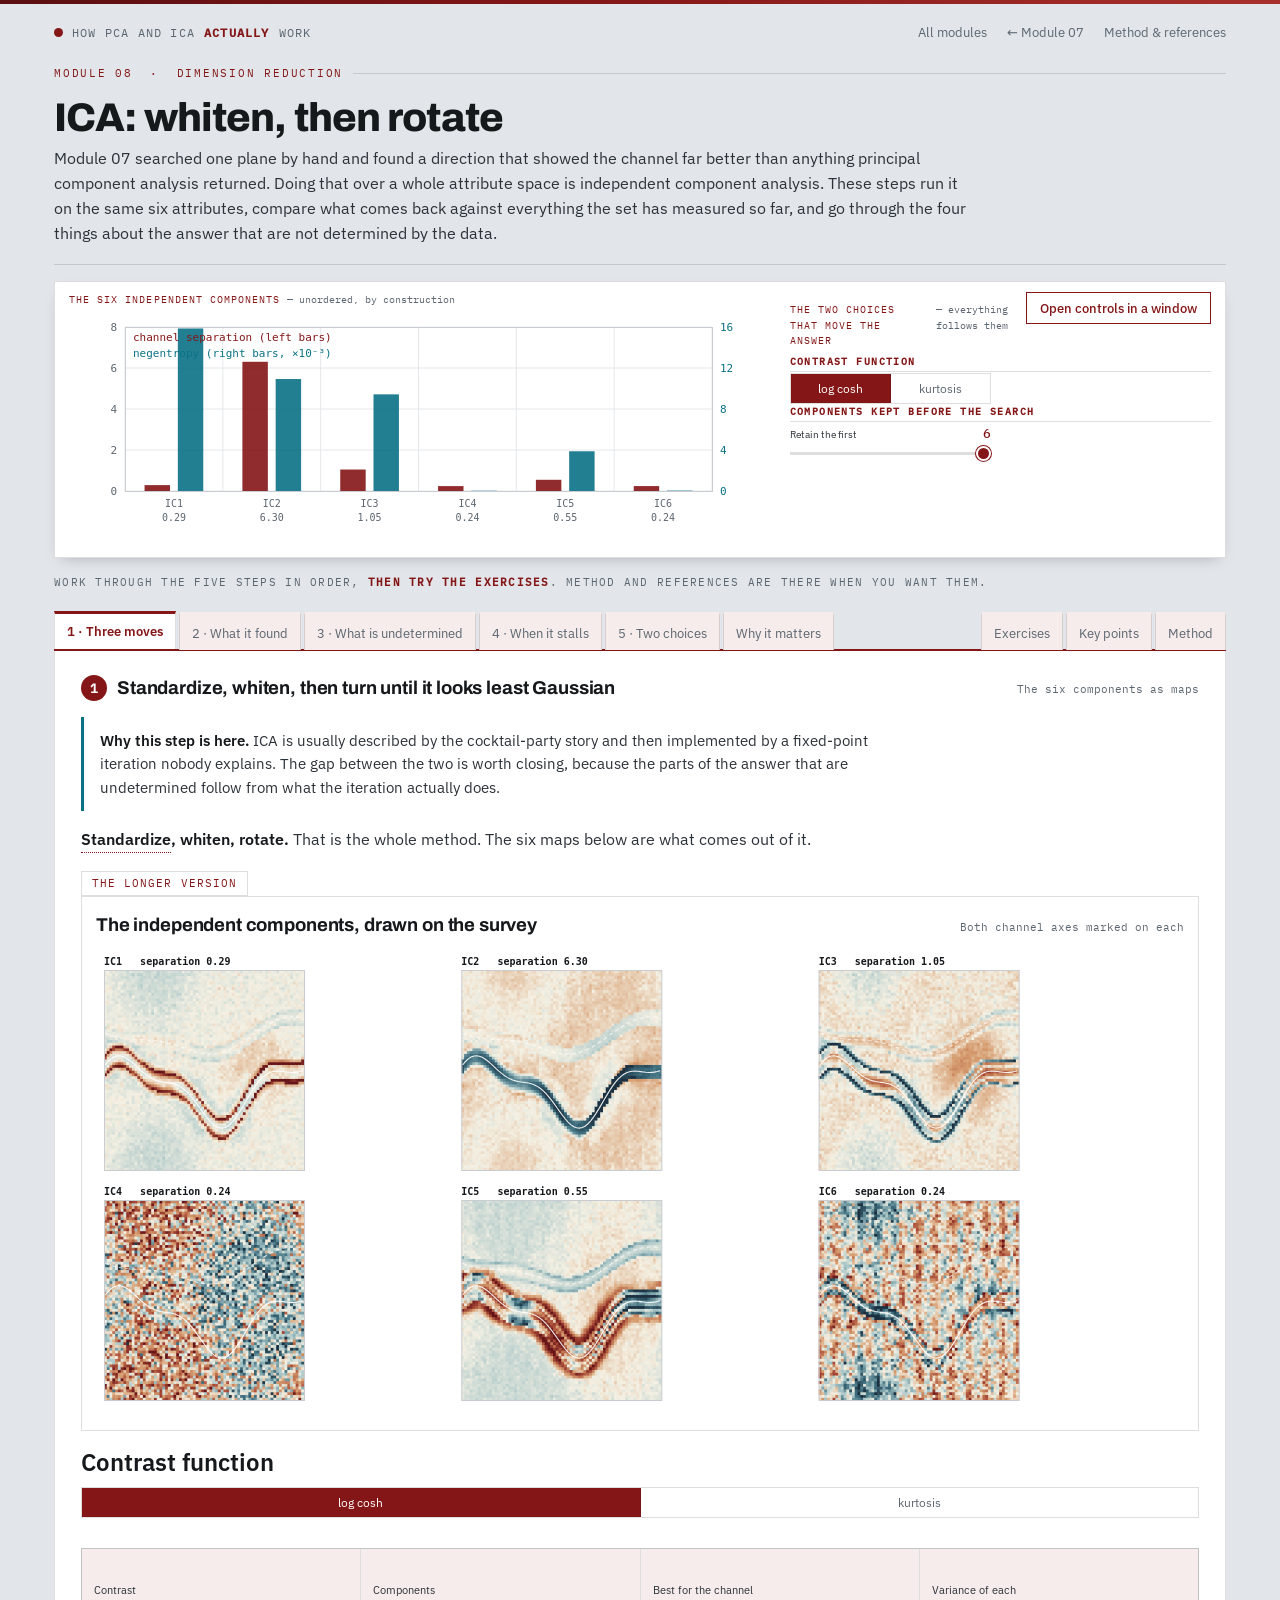
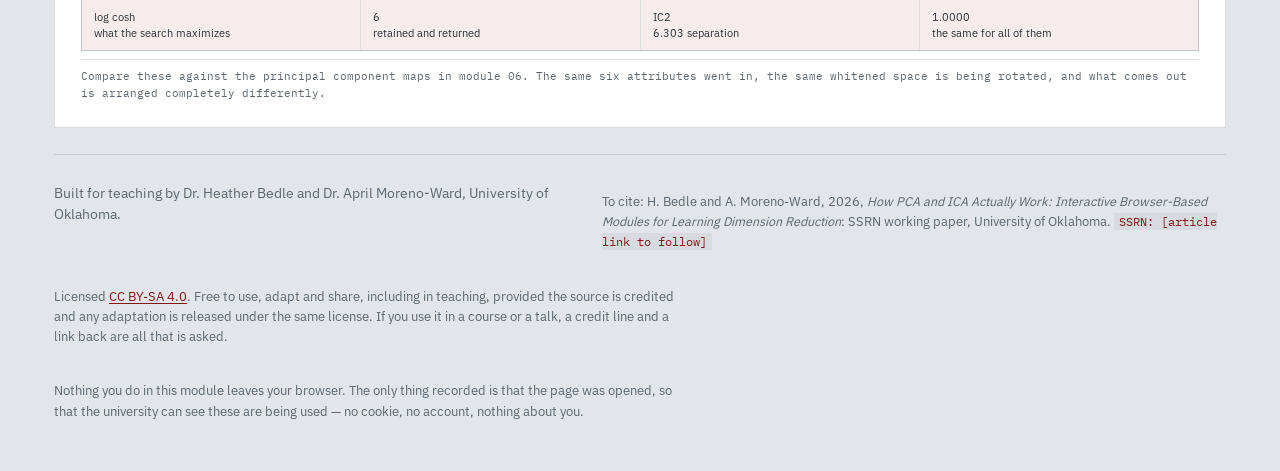
<file: modules/ica.html>
<!DOCTYPE html>
<html lang="en">
<head>
<meta charset="utf-8">
<meta name="viewport" content="width=device-width, initial-scale=1">
<title>ICA: whiten, then rotate | How PCA and ICA Actually Work</title>
<meta name="description" content="What FastICA actually iterates on, why whitening has to come first, the order, sign and scale ambiguities that come back with the answer, what a component that fails to converge is telling you, and the two choices that change the result.">
<link rel="stylesheet" href="../assets/fonts.css">
<link rel="stylesheet" href="../assets/style.css">
</head>
<body>

<div class="wrap">
  <header class="masthead">
    <a class="brand" href="../index.html"><span class="dot"></span>How PCA and ICA <b>actually</b> work</a>
    <nav>
      <a href="../index.html">All modules</a>
      <a href="independence.html">← Module 07</a>
      <a href="#notes">Method &amp; references</a>
    </nav>
  </header>

  <div class="mod-head">
    <p class="eyebrow">Module 08 &nbsp;·&nbsp; Dimension reduction</p>
    <h1>ICA: whiten, then rotate</h1>
    <p class="sub">Module 07 searched one plane by hand and found a direction that showed the channel far better than anything principal component analysis returned. Doing that over a whole attribute space is independent component analysis. These steps run it on the same six attributes, compare what comes back against everything the set has measured so far, and go through the four things about the answer that are not determined by the data.</p>
  </div>

  <div class="labhead">
    <div class="labgrid">
      <div>
        <p class="cap">The six independent components <span>&mdash; unordered, by construction</span></p>
        <canvas id="cHead" aria-label="For each independent component, the channel separation it achieves and its negentropy, as paired bars"></canvas>
        <div class="score" id="score">
          <span class="say" id="scoreSay">try the two settings</span>
          <span class="track"><span class="fill" id="scoreFill"></span><span class="target" id="scoreTgt"></span></span>
          <span class="pct" id="scorePct">&mdash;</span>
        </div>
      </div>
      <div>
        <p class="cap">The two choices that move the answer <span>&mdash; everything follows them</span></p>
        <div class="controls" id="winControls">
          <div class="ctl-col">
            <h2>Contrast function</h2>
            <div class="seg" id="segCon" role="group" aria-label="Contrast function">
              <button type="button" data-con="logcosh">log cosh</button>
              <button type="button" data-con="kurtosis">kurtosis</button>
            </div>
            <p class="hint-line" style="margin:6px 0 0">What the search maximizes. The first is the
              robust general-purpose choice; the second is sharper on clean data and easier to upset.</p>
          </div>
          <div class="ctl-col">
            <h2>Components kept before the search</h2>
            <div class="ctl">
              <label for="k">Retain the first <span class="val" id="kV">6</span></label>
              <input type="range" data-key="k" id="k" min="2" max="6" step="1" value="6">
            </div>
            <p class="hint-line" style="margin:6px 0 0">The whitening step can keep every direction or
              only the strongest few. Step 5 is about what that costs.</p>
          </div>
        </div>
      </div>
    </div>
  </div>

  <p class="tabhint">Work through the five steps in order, <b>then try the exercises</b>.
    Method and references are there when you want them.</p>
  <nav class="tabs" id="tabs" role="tablist" aria-label="Module steps">
    <button role="tab" data-tab="p1" aria-selected="false">1 · Three moves</button>
    <button role="tab" data-tab="p2" aria-selected="false">2 · What it found</button>
    <button role="tab" data-tab="p3" aria-selected="false">3 · What is undetermined</button>
    <button role="tab" data-tab="p4" aria-selected="false">4 · When it stalls</button>
    <button role="tab" data-tab="p5" aria-selected="false">5 · Two choices</button>
    <button role="tab" data-tab="pw" aria-selected="false">Why it matters</button>
    <span class="gap"></span>
    <button role="tab" data-tab="pe" aria-selected="false">Exercises</button>
    <button role="tab" data-tab="pk" aria-selected="false">Key points</button>
    <button role="tab" data-tab="pm" aria-selected="false">Method</button>
  </nav>

  <!-- =============================== STEP 1 =============================== -->
  <section class="tabpane" id="p1" role="tabpanel" hidden>
    <div class="plot-head" style="margin-bottom:14px">
      <h3><span class="stepno">1</span>Standardize, whiten, then turn until it looks least Gaussian</h3>
      <span class="hint">The six components as maps</span>
    </div>

    <p class="qbox"><b>Why this step is here.</b> ICA is usually described by the cocktail-party story
      and then implemented by a fixed-point iteration nobody explains. The gap between the two is worth
      closing, because the parts of the answer that are undetermined follow from what the iteration
      actually does.</p>


    

    <p class="lede"><b>Standardize, whiten, rotate.</b> That is the whole method. The six maps below are what comes out of it.</p>

    <details class="reveal"><summary>The longer version</summary>
        <p class="lede">The whole method is three moves. <b>Standardize</b>, so that attributes in unlike
        units are comparable, which is module 03's choice made deliberately. <b>Whiten</b>, so that every
        direction carries the same variance and second-order statistics can no longer prefer one rotation
        over another, which is module 07's step 2. <b>Rotate</b>, until each direction's projection is as
        far from Gaussian as it can be made.</p>
        <p class="lede">The rotation is where the work is. For each direction in turn, the algorithm applies
        a fixed-point update that moves the current guess toward a nearby maximum of the contrast function,
        makes it perpendicular to the directions already found, and repeats until it stops moving. One
        direction at a time, each from what the previous ones left, which is the same deflation module 04
        used for principal components — the only thing that changed is what is being maximized.</p>
            </details>
<div class="plot">
      <div class="plot-head">
        <h3>The independent components, drawn on the survey</h3>
        <span class="hint">Both channel axes marked on each</span>
      </div>
      <canvas id="c1" aria-label="The independent component score maps with both channel axes marked"></canvas>
    </div>
    <div class="ctl-row" style="display:flex;flex-wrap:wrap;gap:18px;margin:12px 0 0">
      <div class="ctl" style="flex:1 1 260px;min-width:240px">
        <h2 style="margin:0 0 6px">Contrast function</h2>
        <div class="seg" id="segCon1" role="group" aria-label="Contrast function">
          <button type="button" data-con="logcosh">log cosh</button>
          <button type="button" data-con="kurtosis">kurtosis</button>
        </div>
      </div>
    </div>
    <div class="stats" id="s1"></div>
    <div class="legend prose">
      <span>Compare these against the principal component maps in module 06. The same six attributes went
        in, the same whitened space is being rotated, and what comes out is arranged completely
        differently.</span>
    </div>
  </section>

  <!-- =============================== STEP 2 =============================== -->
  <section class="tabpane" id="p2" role="tabpanel" hidden>
    <div class="plot-head" style="margin-bottom:14px">
      <h3><span class="stepno">2</span>Set against everything measured so far</h3>
      <span class="hint">One target, five ways of going after it</span>
    </div>


    

    <p class="lede"><b>Four bars.</b> ICA, PCA, the best raw attribute on its own, and the best any direction was found to do.</p>

    <details class="reveal"><summary>The longer version</summary>
        <p class="lede">The younger channel has been the test target since module 01, and by now there are
        several numbers to put beside each other. The best single input attribute, peak frequency, reaches
        a separation of 6.40. The best principal component reaches 3.11. The best direction module 06
        found with the channel positions in hand reaches 9.34.</p>
        <p class="lede">With the log cosh contrast and all six directions retained, the best independent
        component reaches 6.30. That is more than twice what PCA managed, better than the best raw
        attribute, and about seventy percent of the best available ceiling — from a method that was never
        shown where the channel is.</p>
            </details>
<div class="plot">
      <div class="plot-head">
        <h3>Channel separation, five ways</h3>
        <span class="hint">Same measurement throughout the set</span>
      </div>
      <canvas id="c2" aria-label="Channel separation achieved by the best independent component, the best principal component, the best single attribute and the supervised ceiling"></canvas>
    </div>
    <div class="ctl-row" style="display:flex;flex-wrap:wrap;gap:18px;margin:12px 0 0">
      <div class="ctl" style="flex:1 1 260px;min-width:240px">
        <h2 style="margin:0 0 6px">Which channel system</h2>
        <div class="seg" id="segTgt" role="group" aria-label="Which target">
          <button type="button" data-tgt="young">Younger</button>
          <button type="button" data-tgt="old">Older</button>
        </div>
      </div>
    </div>
    <div class="stats" id="s2"></div>
    <div class="legend prose">
      <span>The older channel is a harder target for every method on the list, because module 06 measured
        its best available at 1.73 — these six attributes simply carry little about it. A method cannot recover
        what the inputs do not contain, and comparing against the ceiling is how that gets said with a
        number rather than an impression.</span>
    </div>
  </section>

  <!-- =============================== STEP 3 =============================== -->
  <section class="tabpane" id="p3" role="tabpanel" hidden>
    <div class="plot-head" style="margin-bottom:14px">
      <h3><span class="stepno">3</span>Order, sign and scale are not in the answer</h3>
      <span class="hint">Three things the data does not fix</span>
    </div>


    

    <p class="lede"><b>Step through the four starts.</b> The same six directions come back every time, in a different order.</p>

    <details class="reveal"><summary>The longer version</summary>
        <p class="lede"><b>Scale.</b> Every independent component here has a variance of exactly 1.0000,
        because they are rotations of whitened data. There is no equivalent of an eigenvalue and no
        component is larger than another. Whatever scale a package writes out is a convention it
        chose.</p>
        <p class="lede"><b>Order.</b> With no variance to rank by, the numbering is whatever order the
        deflation happened to produce. On this run the component with the highest negentropy is the first
        one, and it separates the younger channel at 0.25 — nearly nothing. The component that shows the
        channel is the second, and no property the algorithm knows about would have put it at the top. In
        the Taranaki study that introduced this workflow to seismic attributes, the components were sorted
        by visual inspection for exactly this reason.</p>
        <p class="lede"><b>Sign.</b> As with eigenvectors, reversing a direction satisfies everything the
        method asked for, so the sign is a convention. This set fixes it by making the largest loading
        positive.</p>
        <p class="lede">The panel below re-runs the search from four different starting rotations and matches
        each result against the run in the header. The directions come back, and they come back in a
        different order.</p>
            </details>
<div class="plot">
      <div class="plot-head">
        <h3>Four different starts, matched against the reference run</h3>
        <span class="hint">Which reference component each one landed on</span>
      </div>
      <canvas id="c3" aria-label="For each of four seeded starts, which reference component each returned direction corresponds to and how closely"></canvas>
    </div>
    <div class="ctl-row" style="display:flex;flex-wrap:wrap;gap:18px;margin:12px 0 0">
      <div class="ctl" style="flex:1 1 260px;min-width:240px">
        <label for="seed">Which start to show
          <span class="val" id="seedV">1</span></label>
        <input type="range" data-key="seed" id="seed" min="1" max="4" step="1" value="1">
      </div>
    </div>
    <div class="stats" id="s3"></div>
    <div class="legend prose">
      <span>A deterministic start does not make the ordering meaningful. It makes it repeatable, which is
        a different and much weaker property: two runs of the same software on the same data agree, and
        the number on a component still says nothing about how useful it is.</span>
    </div>
  </section>

  <!-- =============================== STEP 4 =============================== -->
  <section class="tabpane" id="p4" role="tabpanel" hidden>
    <div class="plot-head" style="margin-bottom:14px">
      <h3><span class="stepno">4</span>A component that will not converge is telling you something</h3>
      <span class="hint">Count the iterations</span>
    </div>


    

    <p class="lede"><b>Read the iteration counts.</b> One component hit the cap of 300. One finished in two.</p>

    <details class="reveal"><summary>The longer version</summary>
        <p class="lede">The fixed-point iteration stops when the direction stops moving. How long that takes
        varies enormously between components, and on this run it varies from one iteration to three
        hundred, which is the cap.</p>
        <p class="lede">The components that converge fastest and the ones that never converge are both worth
        looking at. A direction whose projection is strongly non-Gaussian has a sharp maximum to climb
        toward and gets there quickly. A direction whose projection is close to Gaussian has nothing to
        climb: module 07 established that a Gaussian is exactly the case where non-Gaussianity cannot
        distinguish one rotation from another, so the update wanders and the iteration limit is what stops
        it.</p>
        <p class="lede">On this run, component 4 reached the three-hundred-iteration cap and has an excess
        kurtosis of &minus;0.28 and a negentropy of 2.7&times;10⁻⁵ — nearly Gaussian, as predicted.
        Component 6 converged in two iterations, has a negentropy of 3.9&times;10⁻⁵, and carries the most acquisition footprint of any component at 0.293. Neither of those is a malfunction. Both are
        the method reporting, in its own terms, that the direction it was handed has no structure in it to
        find.</p>
            </details>
<div class="plot">
      <div class="plot-head">
        <h3>Iterations to convergence against how non-Gaussian the result is</h3>
        <span class="hint">Fixed axes, both</span>
      </div>
      <canvas id="c4" aria-label="For each independent component, the number of iterations taken and the negentropy reached"></canvas>
    </div>
    <div class="ctl-row" style="display:flex;flex-wrap:wrap;gap:18px;margin:12px 0 0">
      <div class="ctl" style="flex:1 1 260px;min-width:240px">
        <h2 style="margin:0 0 6px">Contrast function</h2>
        <div class="seg" id="segCon4" role="group" aria-label="Contrast function">
          <button type="button" data-con="logcosh">log cosh</button>
          <button type="button" data-con="kurtosis">kurtosis</button>
        </div>
      </div>
    </div>
    <div class="stats" id="s4"></div>
  </section>

  <!-- =============================== STEP 5 =============================== -->
  <section class="tabpane" id="p5" role="tabpanel" hidden>
    <div class="plot-head" style="margin-bottom:14px">
      <h3><span class="stepno">5</span>Two parameters, and what each is worth</h3>
      <span class="hint">Move both and watch the target</span>
    </div>


    

    <p class="lede"><b>Find the settings that fill the bar.</b> Ten combinations, and they do not line
      up the way the guidance suggests &mdash; the robust contrast does not win everywhere.</p>

    <details class="reveal"><summary>The longer version</summary>
        <p class="lede">Two things are chosen before an ICA run, and on this data they interact rather than
        acting separately. The second one first: how many directions to retain in the whitening step before
        searching. Keeping only two costs almost everything, whichever contrast is used — the best
        component then reaches 2.94 with log cosh and 2.89 with kurtosis, no better than PCA managed. The
        subspace the useful rotation lives in is simply not there to be searched.</p>
        <p class="lede">Above three retained the two contrasts part company. Log cosh is steady, giving 6.62, 6.43, 6.34 and 6.30 at three, four, five and six. Kurtosis starts higher, at 6.99 with three retained, which is the best single figure anywhere on this page, and then falls away: 6.21, 6.07 and 3.67. The more near-Gaussian directions are included in the space being searched, the worse it
        does, which is the outlier sensitivity of a fourth power showing up as instability rather than as a
        uniformly lower number.</p>
        <p class="lede">So the robust contrast is not better everywhere; it is <em>less sensitive to the
        other choice</em>. Log cosh varies by 0.32 across the retained counts from three up and kurtosis varies by 3.32. Picking kurtosis and getting the retained count right beats everything; picking
        kurtosis and getting it wrong is the worst outcome on the page. The common ninety-percent
        retained-variance convention selects four here, which costs about three percent with log cosh and about eleven percent with kurtosis against each one's own best.</p>
            </details>
<div class="plot">
      <div class="plot-head">
        <h3>The best component against both choices</h3>
        <span class="hint">Same target, same measurement</span>
      </div>
      <canvas id="c5" aria-label="Best achievable channel separation as a function of how many components are retained before the search, for both contrast functions"></canvas>
    </div>
    <div class="ctl-row" style="display:flex;flex-wrap:wrap;gap:18px;margin:12px 0 0">
      <div class="ctl" style="flex:1 1 240px;min-width:220px">
        <label for="k5">Retain the first <span class="val" id="k5V">6</span></label>
        <input type="range" data-key="k" id="k5" min="2" max="6" step="1" value="6">
      </div>
      <div class="ctl" style="flex:1 1 260px;min-width:240px">
        <h2 style="margin:0 0 6px">Contrast function</h2>
        <div class="seg" id="segCon5" role="group" aria-label="Contrast function">
          <button type="button" data-con="logcosh">log cosh</button>
          <button type="button" data-con="kurtosis">kurtosis</button>
        </div>
      </div>
    </div>
    <div class="stats" id="s5"></div>
    <div class="legend prose">
      <span>Retaining too few directions removes the subspace the useful rotation lives in, and no choice
        of contrast recovers it afterward. The order of operations matters: the retained-variance
        decision is made by a criterion that knows only about variance, and module 06 showed that
        variance is not what the useful direction is large in.</span>
    </div>
  </section>

  <!-- ============================ WHY IT MATTERS =========================== -->
  <section class="tabpane" id="pw" role="tabpanel" hidden>
    <div class="plot-head" style="margin-bottom:14px">
      <h3>Why it matters</h3>
      <span class="hint">Where this shows up in real work</span>
    </div>
    <p class="lede">An ICA run asks for a handful of parameters and returns a set of volumes with no
      ranking. Both halves of that are consequences of what the method is, and both change how the result
      has to be handled.</p>
    <ul class="lede" style="padding-left:20px">
      <li><b>The components have to be inspected, not ranked.</b> There is no eigenvalue, the numbering
        is arbitrary, and the published seismic workflow sorts by looking. Budget time for that.</li>
      <li><b>Two runs will not agree on numbering.</b> Across software, across parameter changes, and
        across a random start, IC2 in one run is not IC2 in another. Compare by pattern, not by
        index.</li>
      <li><b>A non-converging component is a result.</b> It usually means that direction is close to
        Gaussian, which usually means noise or a spread-out artifact. Reading the iteration count is a
        free diagnostic that most write-ups ignore.</li>
      <li><b>The retained-variance choice is made before the search and constrains it.</b> Keeping too
        few directions throws away the subspace the useful rotation is in, and the criterion doing the
        keeping only knows about variance.</li>
    </ul>
    <p class="lede"><b>Two points that are commonly confused.</b> The first is that a fixed random seed
      makes the result meaningful. It makes it repeatable; the ordering still carries no information. The
      second is that ICA is a better version of PCA. It answers a different question, it costs an
      iterative search that can fail to converge, and the case where it reliably wins is the case where
      the inputs really are mixtures of a few non-Gaussian effects — which is an assumption about the
      data, not a property of the method.</p>
    <div class="legend prose">
      <span>Everything measured here is one synthetic survey with two channel systems and a known
        footprint. The comparison against a supervised ceiling is possible because the answer was built
        in. On a real survey the equivalent check is a well, a core, or an interpretation somebody
        trusts.</span>
    </div>
  </section>

  <!-- ============================== EXERCISES ============================= -->
  <section class="tabpane" id="pe" role="tabpanel" hidden>
    <div class="tryit" style="max-width:none">
      <h3>Exercises</h3>
      <ol>
        <li><b>Put the result beside everything else the set has measured.</b>
          <em class="point">Why: a method is worth its complexity only if it beats the simpler things,
            and that is a number rather than an impression.</em>
          With log cosh and six components retained, read the best independent component's separation on
          the younger channel and compare it against the best principal component, the best single
          attribute and the supervised ceiling.
          <em class="predict">Before looking: PCA reached 3.11 and one raw attribute reached 6.40. Commit
            to whether ICA will beat the raw attribute.</em>
          <details class="reveal"><summary>Hint</summary><span class="ans">The best independent component
            reaches 6.30, against 3.11 for the best principal component, 6.40 for peak frequency on its
            own, and a best-found 9.34. So it is twice as good as PCA, it does beat the best single
            attribute, and it recovers about 70% of the best any direction was found to reach. The comparison to keep is the one
            against the raw attribute rather than the one against PCA: any multi-attribute method that
            cannot beat the best single input has not earned its place in the
            workflow.</span></details></li>

        <li><b>Find the useful component, then look at where it sits in the list.</b>
          <em class="point">Why: the numbering on an ICA result carries no information, and this is the
            cleanest demonstration of that.</em>
          Read the separation and the negentropy of all six components in the header, and note which is
          largest on each measure.
          <details class="reveal"><summary>Hint</summary><span class="ans">Component 1 has the highest negentropy at 1.59&times;10⁻² and the highest excess kurtosis at 15.12, and it separates the younger channel at 0.29 — essentially nothing. Component 2 separates it at 6.30 with a
            negentropy of 1.09&times;10⁻², second on that measure. So even ranking the components by the
            quantity the algorithm maximized would put the wrong one first. Nothing available to the
            method identifies the useful component, which is why the published workflow sorts them by
            inspection. What component 1 is showing instead is a fair question and not one the numbers
            answer. It is sharply peaked and carries almost no footprint, at 0.018. Sharply peaked means
            a few traces take extreme values and most do not, which fits a thin sparse feature, a small
            patch of anomalous response, or a handful of bad traces equally well. Naming it would need a
            well, a horizon, or somebody who knows the survey.</span></details></li>

        <li><b>Restart the search from somewhere else.</b>
          <em class="point">Why: this separates repeatability from meaning, which are easy to
            conflate.</em>
          In step 3, step through the four seeded starts and read which reference component each returned
          direction matches.
          <details class="reveal"><summary>Hint</summary><span class="ans">All four starts return the
            same six directions, matched at correlations between 0.93 and 0.98, and all four return them
            in the same permuted order relative to the deterministic run: the first found corresponds to
            reference component 3, the second to reference 1, the third to reference 2, and so on. So the
            set of directions is a property of the data and the order is a property of where the search
            began. A deterministic start, which is what this set uses and what the AASPI implementation
            uses, guarantees that re-running gives byte-identical weights — useful, and not the same as
            the order meaning anything.</span></details></li>

        <li><b>Read the iteration counts.</b>
          <em class="point">Why: it is a free diagnostic that says which components have nothing in
            them.</em>
          In step 4, read how many iterations each component took and set it against its negentropy and
          its footprint.
          <details class="reveal"><summary>Hint</summary><span class="ans">With log cosh the counts are
            10, 14, 14, the cap, 8 and 2. Component 4 hit the cap of 300 without converging; its excess
            kurtosis is &minus;0.28 and its negentropy 2.7&times;10⁻⁵, which is nearly Gaussian, and
            module 07 established that a Gaussian direction gives the search nothing to climb. Component
            6 converged in two iterations, has a negentropy of 3.9&times;10⁻⁵, and carries the most
            acquisition footprint of the six at 0.293. Both extremes point at the same thing: the
            structure-free directions. The useful component, number 2, took 14 iterations, which is
            unremarkable — convergence speed identifies what is empty, not what is
            good.</span></details></li>

        <li><b>Change each of the two parameters and price it.</b>
          <em class="point">Why: these are the two dialogue-box settings an interpreter is asked for, and
            the guidance offered with them is usually nothing.</em>
          In step 5, switch the contrast function, then walk the retained-component count from 2 to 6.
          <em class="predict">Before starting: log cosh is described everywhere as the robust choice.
            Commit to whether that means it gives a better answer than kurtosis at every
            setting.</em>
          <details class="reveal"><summary>Hint</summary><span class="ans">It does not. With all six
            retained, log cosh gives 6.30 and kurtosis gives 3.67, so log cosh wins by two thirds. With
            three retained, kurtosis gives 6.99 and log cosh gives 6.62, and kurtosis has the best figure
            on the page. The full curves are 2.94, 6.62, 6.43, 6.34, 6.30 for log cosh and 2.89, 6.99,
            6.21, 6.07, 3.67 for kurtosis, at two through six retained. Both fall off a cliff below
            three, because the subspace holding the useful rotation is not in the search at all. Above
            three, log cosh varies by 0.32 across the whole range and kurtosis by 3.32. That is what
            robustness means here: not a better answer, but an answer that depends much less on the other
            choice. Matching the two runs' directions against each other gives correlations from 0.86 to
            0.99, so they mostly find the same things and differ on exactly where to put them. The
            ninety-percent rule picks four, costing about six percent with log cosh and eleven percent
            with kurtosis against each one's own best — and the criterion setting that number reads
            variance, which module 06 showed is not what the useful direction is large
            in.</span></details></li>
      </ol>
    </div>
  </section>

  <!-- ============================= KEY POINTS ============================= -->
  <section class="tabpane" id="pk" role="tabpanel" hidden>
    <div class="takeaway">
      <h3>If you remember nothing else</h3>
      <ul>
        <li><b>Standardize, whiten, rotate.</b> The first two are settled before the search starts; the
          search itself is only a rotation, which is what whitening buys.</li>
        <li><b>On this survey it worked.</b> The best independent component separates the channel at
          6.30 against 3.11 for the best principal component and 6.40 for the best single attribute,
          reaching 70% of the best available.</li>
        <li><b>There is no ranking.</b> Every component has variance exactly 1, and the component with
          the highest negentropy here is not the one showing the channel.</li>
        <li><b>Order and sign are conventions.</b> Four different starts return the same directions in a
          different order. A fixed start buys repeatability, not meaning.</li>
        <li><b>A component that will not converge is nearly Gaussian.</b> One hit the 300-iteration cap
          here, and one converged in a single iteration carrying the footprint.</li>
        <li><b>The two parameters interact.</b> Retaining two directions instead of six loses nearly
          everything under either contrast. Above three, log cosh varies by 0.32 and kurtosis by 3.32 —
          the robust contrast is the one that depends less on the other choice, not the one that always
          wins.</li>
      </ul>
    </div>
  </section>

  <!-- =============================== METHOD =============================== -->
  <section class="tabpane" id="pm" role="tabpanel" hidden>
    <div class="plot-head" style="margin-bottom:14px">
      <h3 id="notes">Method</h3>
      <span class="hint">What is computed, and what is left out</span>
    </div>
    <p class="lede"><b>The implementation</b> is the deflationary FastICA of Hyvärinen and Oja (2000),
      in <span class="k">assets/multivar.js</span>. The data are Z-scored, whitened by projecting onto
      the eigenvectors and dividing each projection by the square root of its eigenvalue, and then one
      direction at a time is driven by the fixed-point update toward a maximum of the contrast, made
      orthogonal to the directions already found by Gram-Schmidt, and normalized. Convergence is declared
      when the direction's overlap with its previous value is within 10⁻⁹ of one; the iteration cap is
      300.</p>
    <p class="lede"><b>The two contrasts.</b> Log cosh uses the hyperbolic tangent as its derivative and
      is the robust general-purpose choice. The kurtosis contrast uses a cube, which is sharper on clean
      data and gives a handful of extreme samples a great deal of influence. Both are checked in
      <span class="k">verify-multivar.js</span> against a mixture of two sources with a known mixing
      matrix, where both recover the sources at correlations above 0.99.</p>
    <p class="lede"><b>The starting rotation.</b> By default this set starts from the identity rotation,
      taken one direction at a time with a small deterministic nudge off the axis so a perfectly
      symmetric start cannot stall. That makes re-runs byte-identical, which
      <span class="k">verify-multivar.js</span> checks. AASPI's implementation seeds from a decorrelated
      version of the covariance matrix for the same reason. Step 3 uses seeded pseudo-random starts
      instead, to show what is and is not determined by the data.</p>
    <p class="lede"><b>Comparability of the numbers.</b> The separation statistic, the footprint
      statistic and the target masks are identical to modules 05, 06 and 07, so every figure on this page
      can be set directly beside the ones there. The best direction found for the younger channel, 9.34,
      and 1.73 for the older one comes from module 06 and is described in its Method tab.</p>
    <p class="lede"><b>Simplifications, stated plainly.</b> The search runs on every one of the 5184
      traces; production implementations decimate to build a smaller training set, compute the unmixing
      matrix on that, and apply it to the full volume, which introduces a sampling difference this page
      does not show. Only the deflationary form is implemented, where directions are found one at a time;
      the symmetric form estimates them all at once and does not privilege the order of extraction.
      The linear mixing assumption — that every attribute is a fixed weighted sum of a few underlying
      effects, with the same weights everywhere in the survey — is a strong one, and where two effects
      combine differently in different parts of a survey no single unmixing matrix describes it.</p>
    <p class="lede"><b>Where this departs from production software.</b> The algorithm is standard and the
      arithmetic is the same. Implementations differ in the contrast offered, in whether the symmetric or
      deflationary form is used, in the convergence tolerance and cap, in whether they decimate, in the
      sign convention, and in whether the iteration count is reported at all. The last of those is worth
      asking for: step 4 shows it is diagnostic and it is usually buried in a log file.</p>
    <details class="reveal">
      <summary>References</summary>
      <ul class="lede" style="padding-left:20px">
        <li>Hyvärinen, A., and E. Oja, 2000, Independent component analysis: algorithms and applications:
          <em>Neural Networks</em>, <b>13</b>, 411&ndash;430.</li>
        <li>Hyvärinen, A., 1999, Fast and robust fixed-point algorithms for independent component
          analysis: <em>IEEE Transactions on Neural Networks</em>, <b>10</b>, 626&ndash;634.</li>
        <li>Comon, P., 1994, Independent component analysis, a new concept?: <em>Signal Processing</em>,
          <b>36</b>, 287&ndash;314.</li>
        <li>Lubo-Robles, D., and K. J. Marfurt, 2019, Independent component analysis for reservoir
          geomorphology and unsupervised seismic facies classification in the Taranaki Basin, New
          Zealand: <em>Interpretation</em>, <b>7</b>, SE19&ndash;SE42.</li>
        <li>Honório, B. C. Z., A. C. Sanchetta, E. P. Leite, and A. C. Vidal, 2014, Independent component
          spectral analysis: <em>Interpretation</em>, <b>2</b>, SA21&ndash;SA29.</li>
      </ul>
    </details>
  </section>

  <section class="nextup" id="nextup" hidden>
    <p class="eyebrow">Next up</p>
    <h3>09 · The two, side by side</h3>
    <p>One dataset, one set of sliders, both methods live — including the case where PCA appears to work
      perfectly well, and what about the data made it appear to.</p>
    <a class="btn ghost" href="sidebyside.html">Module 09 →</a>
  </section>

  <div class="pager" id="pager" hidden>
    <a class="btn ghost" href="independence.html">← Module 07: independence is not decorrelation</a>
    <a class="btn ghost" href="../index.html">All modules</a>
    <a class="btn ghost" href="sidebyside.html">Module 09: the two, side by side →</a>
  </div>

  <footer>
    <div class="foot-grid">
      <p>Built for teaching by Dr. Heather Bedle and Dr. April Moreno-Ward, University of Oklahoma.</p>
      <p class="lic">To cite: H. Bedle and A. Moreno-Ward, 2026, <i>How PCA and ICA Actually Work:
        Interactive Browser-Based Modules for Learning Dimension Reduction</i>: SSRN working paper,
        University of Oklahoma. <span class="k">SSRN: [article link to follow]</span></p>
      <p class="lic">Licensed <a href="https://creativecommons.org/licenses/by-sa/4.0/">CC BY-SA 4.0</a>.
        Free to use, adapt and share, including in teaching, provided the source is credited and any
        adaptation is released under the same license. If you use it in a course or a talk, a credit line
        and a link back are all that is asked.</p>
      <p class="lic">Nothing you do in this module leaves your browser. The only thing recorded is that
        the page was opened, so that the university can see these are being used &mdash; no cookie, no
        account, nothing about you.</p>
    </div>
  </footer>
</div>

<script src="../assets/count.js"></script>
<script src="../assets/popout.js"></script>
<script src="../assets/panelout.js"></script>
<script src="../assets/glossary.js"></script>
<script src="../assets/score.js"></script>
<script src="../assets/multivar.js"></script>
<script src="../assets/attrfield.js"></script>
<script>
(function () {
  'use strict';

  if (typeof MV === 'undefined' || typeof AF === 'undefined') {
    var el = document.createElement('div');
    el.setAttribute('style', 'background:#841617;color:#fff;padding:14px 18px;margin:16px 0;' +
      'font:13px/1.6 ui-monospace,Menlo,monospace');
    el.textContent = 'This module could not load assets/multivar.js and assets/attrfield.js. It ' +
      'expects them one directory up, at ../assets/, and file names are case-sensitive on GitHub Pages.';
    var w0 = document.querySelector('.wrap');
    (w0 || document.body).insertBefore(el, w0 ? w0.firstChild : null);
    return;
  }

  var $ = function (id) { return document.getElementById(id); };
  var CRIM = '#841617', TEAL = '#0B7285', SLATE = '#5C6670', INK = '#16191C';
  var CORE = ['rms', 'envelope', 'peakfreq', 'bandwidth', 'coherence', 'glcmcon'];

  /* The ceilings measured in module 06, quoted rather than recomputed. */
  var CEILING = { young: 9.342, old: 1.727 };

  var DEF = { con: 'logcosh', k: 6, tgt: 'young', seed: 1, tab: 'p1' };
  var S = MV.readState(DEF);
  if (S.con !== 'logcosh' && S.con !== 'kurtosis') S.con = 'logcosh';
  S.k = Math.max(2, Math.min(6, Math.round(S.k)));
  if (S.tgt !== 'young' && S.tgt !== 'old') S.tgt = 'young';
  S.seed = Math.max(1, Math.min(4, Math.round(S.seed)));

  var CAN_LINK = location.protocol !== 'file:';
  function saveState() {
    if (!CAN_LINK) return;
    try { MV.writeState(S, DEF); } catch (e) { /* nothing shareable */ }
  }

  var SURVEY = null;
  function survey() {
    if (SURVEY) return SURVEY;
    var slab = AF.build({ nx: 72, ny: 72, freq: 30, noise: 0.12, footprint: 0.06, seed: 2026 });
    var attr = AF.attributes(slab, CORE);
    var X = CORE.map(function (n) { return attr[n]; });
    SURVEY = { slab: slab, X: X, P: MV.pca(X, { standardize: true }) };
    return SURVEY;
  }

  /* An ICA run is a few hundred thousand operations; cached by every setting
     that changes the answer, so the sliders stay responsive. */
  var ICACHE = {};
  function run(contrast, k, seed) {
    var key = contrast + '|' + k + '|' + (seed || 0);
    if (ICACHE[key]) return ICACHE[key];
    var opt = { contrast: contrast, standardize: true, k: k };
    if (seed) opt.seed = seed * 7919;
    ICACHE[key] = MV.fastICA(survey().X, k, opt);
    return ICACHE[key];
  }
  function current() { return run(S.con, S.k, 0); }

  /* Targets and statistics, identical to modules 05 to 07. */
  var MASKS = {};
  function masksFor(which) {
    if (MASKS[which]) return MASKS[which];
    var sv = survey(), nx = sv.slab.nx, ny = sv.slab.ny;
    var spec = which === 'young' ? AF.YOUNG : AF.OLD;
    var axis = [], marg = [], ix, iy;
    for (ix = 0; ix < nx; ix++) for (iy = 0; iy < ny; iy++) {
      var yc = AF.centerline(ix, nx, spec) * (ny - 1);
      var d = Math.abs(iy - yc) / (spec.halfWidth * (ny - 1));
      var k = ix * ny + iy;
      if (d < 0.45) axis.push(k); else if (d > 1.1 && d < 2.0) marg.push(k);
    }
    MASKS[which] = { axis: axis, marg: marg };
    return MASKS[which];
  }
  function sep(m, which) {
    var M = masksFor(which || S.tgt);
    var a = M.axis.map(function (k) { return m[k]; });
    var b = M.marg.map(function (k) { return m[k]; });
    var ma = MV.mean(a), mb = MV.mean(b);
    var sa = MV.std(a, ma), sb = MV.std(b, mb);
    return (ma - mb) / Math.sqrt((sa * sa + sb * sb) / 2 || 1);
  }
  function foot(m) {
    var sv = survey(), nx = sv.slab.nx, ny = sv.slab.ny, s = 0, n = 0, ix, iy;
    for (ix = 0; ix < nx; ix++) for (iy = 0; iy < ny; iy++) {
      s += m[ix * ny + iy] * AF.footprintPattern(ix, iy);
      n++;
    }
    return Math.abs(s / n) / (MV.std(m) || 1);
  }
  function absCorr(a, b) {
    var ma = MV.mean(a), mb = MV.mean(b);
    var sa = MV.std(a, ma) || 1, sb = MV.std(b, mb) || 1, s = 0;
    for (var i = 0; i < a.length; i++) s += (a[i] - ma) * (b[i] - mb);
    return Math.abs(s / a.length / (sa * sb));
  }
  function bestOf(list, which) {
    var b = 0;
    for (var i = 0; i < list.length; i++) {
      if (Math.abs(sep(list[i], which)) > Math.abs(sep(list[b], which))) b = i;
    }
    return { index: b, value: Math.abs(sep(list[b], which)) };
  }

  /* =====================================================================
     THE SCORE

     Here the hunt is over the two parameters rather than over a direction:
     which contrast, and how many components to retain. The bar spans the
     worst and best results obtainable from any combination of the two, so a
     reader can find out by trying that the settings interact.
     ===================================================================== */

  var EXTREMES = null;
  function extremes() {
    if (EXTREMES) return EXTREMES;
    var best = 0, worst = Infinity, k, ci;
    ['logcosh', 'kurtosis'].forEach(function (con) {
      for (k = 2; k <= 6; k++) {
        var v = bestOf(run(con, k, 0).S).value;
        if (v > best) best = v;
        if (v < worst) worst = v;
      }
    });
    void ci;
    EXTREMES = { best: best, worst: worst };
    return EXTREMES;
  }

  function drawScore() {
    var e = extremes();
    var now = bestOf(current().S).value;
    SCORE.set({ now: now, best: e.best, worst: e.worst, key: 'params',
      verb: 'try the retained count, then the other contrast',
      won: 'best result either setting can give',
      next: 'and it is not the contrast everyone recommends' });
  }

  /* =====================================================================
     DRAWING HELPERS
     ===================================================================== */

  function contentWidth(el) {
    var p = el.parentElement || el;
    var cs = getComputedStyle(p);
    return Math.max(260, p.clientWidth - parseFloat(cs.paddingLeft) - parseFloat(cs.paddingRight));
  }

  function fit(id, w, h) {
    var c = $(id);
    if (!c) return null;
    var dpr = window.devicePixelRatio || 1;
    c.style.width = w + 'px';
    c.style.height = h + 'px';
    c.width = Math.round(w * dpr);
    c.height = Math.round(h * dpr);
    var ctx = c.getContext('2d');
    ctx.setTransform(dpr, 0, 0, dpr, 0, 0);
    ctx.clearRect(0, 0, w, h);
    ctx.font = '11px ui-monospace,Menlo,monospace';
    return ctx;
  }

  function grid(ctx, r, y0, y1, nx, ny, yfmt) {
    ctx.save();
    ctx.fillStyle = SLATE;
    ctx.strokeStyle = '#E4E7EA';
    ctx.lineWidth = 1;
    var i, X, Y, v;
    for (i = 0; i <= nx; i++) {
      X = r.x + r.w * i / nx;
      ctx.beginPath(); ctx.moveTo(X, r.y); ctx.lineTo(X, r.y + r.h); ctx.stroke();
    }
    ctx.textAlign = 'right';
    for (i = 0; i <= ny; i++) {
      v = y0 + (y1 - y0) * i / ny;
      Y = r.y + r.h - r.h * i / ny;
      ctx.beginPath(); ctx.moveTo(r.x, Y); ctx.lineTo(r.x + r.w, Y); ctx.stroke();
      if (yfmt !== false) ctx.fillText(yfmt ? yfmt(v) : v.toFixed(v === Math.round(v) ? 0 : 1),
        r.x - 8, Y + 4);
    }
    ctx.strokeStyle = '#C9CDD2';
    ctx.strokeRect(r.x + 0.5, r.y + 0.5, r.w, r.h);
    ctx.restore();
  }

  function cmap(t) {
    t = Math.max(0, Math.min(1, t));
    var stops = [[26, 47, 63], [61, 109, 125], [166, 196, 198], [244, 240, 227],
                 [214, 156, 110], [166, 71, 52], [102, 20, 24]];
    var u = t * (stops.length - 1), i = Math.min(stops.length - 2, Math.floor(u)), f = u - i;
    var a = stops[i], b = stops[i + 1];
    return 'rgb(' + Math.round(a[0] + (b[0] - a[0]) * f) + ',' +
      Math.round(a[1] + (b[1] - a[1]) * f) + ',' +
      Math.round(a[2] + (b[2] - a[2]) * f) + ')';
  }

  function drawMap(ctx, r, m, title) {
    var sv = survey(), nx = sv.slab.nx, ny = sv.slab.ny;
    var q = Math.max(Math.abs(AF.percentile(m, 0.01)), Math.abs(AF.percentile(m, 0.99))) || 1;
    var cw = r.w / nx, ch = r.h / ny, ix, iy;
    for (ix = 0; ix < nx; ix++) for (iy = 0; iy < ny; iy++) {
      ctx.fillStyle = cmap((m[ix * ny + iy] + q) / (2 * q));
      ctx.fillRect(r.x + ix * cw, r.y + (ny - 1 - iy) * ch, cw + 0.6, ch + 0.6);
    }
    ctx.save();
    ctx.strokeStyle = '#C9CDD2';
    ctx.strokeRect(r.x + 0.5, r.y + 0.5, r.w, r.h);
    if (title) {
      ctx.fillStyle = INK;
      ctx.textAlign = 'left';
      ctx.font = '600 10px ui-monospace,Menlo,monospace';
      ctx.fillText(title, r.x, r.y - 5);
      ctx.font = '11px ui-monospace,Menlo,monospace';
    }
    ctx.restore();
  }

  function markChannels(ctx, r) {
    var sv = survey(), nx = sv.slab.nx, ny = sv.slab.ny;
    ctx.save();
    ctx.lineWidth = 1.1;
    [[AF.YOUNG, 'rgba(255,255,255,0.9)', []], [AF.OLD, 'rgba(255,255,255,0.7)', [4, 3]]]
      .forEach(function (p) {
        ctx.strokeStyle = p[1];
        ctx.setLineDash(p[2]);
        ctx.beginPath();
        for (var ix = 0; ix < nx; ix++) {
          var yc = AF.centerline(ix, nx, p[0]) * (ny - 1);
          var X = r.x + (ix + 0.5) * r.w / nx;
          var Y = r.y + r.h - (yc + 0.5) * r.h / ny;
          if (ix === 0) ctx.moveTo(X, Y); else ctx.lineTo(X, Y);
        }
        ctx.stroke();
      });
    ctx.setLineDash([]);
    ctx.restore();
  }

  /* =====================================================================
     HEADER
     ===================================================================== */

  function drawHead() {
    var host = $('cHead');
    if (!host || host.offsetParent === null) return;
    var w = contentWidth(host), h = 236;
    var ctx = fit('cHead', w, h);
    if (!ctx) return;
    var R = current(), n = R.S.length;
    var r = { x: 56, y: 14, w: w - 56 - 60, h: h - 14 - 58 };
    grid(ctx, r, 0, 8, n, 4);
    var cw = r.w / n, i;
    for (i = 0; i < n; i++) {
      var cx = r.x + (i + 0.5) * cw;
      var sv2 = Math.abs(sep(R.S[i]));
      var y = r.y + r.h - Math.min(8, sv2) / 8 * r.h;
      ctx.save();
      ctx.globalAlpha = 0.9;
      ctx.fillStyle = CRIM;
      ctx.fillRect(cx - cw * 0.30, y, cw * 0.26, r.y + r.h - y);
      ctx.restore();
      // negentropy on its own fixed scale, drawn as the second bar
      var ng = MV.negentropy(R.S[i]);
      var y2 = r.y + r.h - Math.min(0.016, ng) / 0.016 * r.h;
      ctx.save();
      ctx.globalAlpha = 0.9;
      ctx.fillStyle = TEAL;
      ctx.fillRect(cx + cw * 0.04, y2, cw * 0.26, r.y + r.h - y2);
      ctx.restore();
      ctx.save();
      ctx.fillStyle = SLATE;
      ctx.textAlign = 'center';
      ctx.font = '10px ui-monospace,Menlo,monospace';
      ctx.fillText('IC' + (i + 1), cx, r.y + r.h + 16);
      ctx.fillText(sv2.toFixed(2), cx, r.y + r.h + 30);
      ctx.restore();
    }
    ctx.save();
    ctx.textAlign = 'left';
    ctx.fillStyle = CRIM;
    ctx.fillText('channel separation (left bars)', r.x + 8, r.y + 14);
    ctx.fillStyle = TEAL;
    ctx.fillText('negentropy (right bars, \u00d710\u207b\u00b3)', r.x + 8, r.y + 30);
    ctx.textAlign = 'left';
    ctx.fillStyle = TEAL;
    [0, 4, 8, 12, 16].forEach(function (v) {
      ctx.fillText(String(v), r.x + r.w + 8, r.y + r.h - (v / 16) * r.h + 4);
    });
    ctx.restore();
  }

  /* =====================================================================
     STEP PANELS
     ===================================================================== */

  function drawStep1() {
    var host = $('c1');
    if (!host || host.offsetParent === null) return;
    var w = contentWidth(host);
    var R = current(), n = R.S.length;
    var cols = Math.min(n, 3);
    var rows = Math.ceil(n / cols);
    var size = Math.min(200, (w - 60) / cols);
    var ctx = fit('c1', w, rows * (size + 30) + 8);
    if (!ctx) return;
    var gap = Math.max(12, (w - 16 - cols * size) / cols);
    for (var i = 0; i < n; i++) {
      var cx = i % cols, cy = Math.floor(i / cols);
      var r = { x: 8 + cx * (size + gap), y: 20 + cy * (size + 30), w: size, h: size };
      drawMap(ctx, r, R.S[i], 'IC' + (i + 1) + '   separation ' +
        Math.abs(sep(R.S[i])).toFixed(2));
      markChannels(ctx, r);
    }
  }

  function drawStep2() {
    var host = $('c2');
    if (!host || host.offsetParent === null) return;
    var w = contentWidth(host), h = 280;
    var ctx = fit('c2', w, h);
    if (!ctx) return;
    var sv = survey(), R = current();
    var bars = [
      ['best IC', bestOf(R.S).value, CRIM],
      ['best PC', bestOf(sv.P.scores).value, SLATE],
      ['best single attribute', bestOf(sv.X).value, SLATE],
      ['ceiling', CEILING[S.tgt], TEAL]
    ];
    var r = { x: 56, y: 14, w: w - 56 - 24, h: h - 14 - 62 };
    grid(ctx, r, 0, 10, 4, 5);
    var cw = r.w / 4;
    bars.forEach(function (b, i) {
      var cx = r.x + (i + 0.5) * cw;
      var y = r.y + r.h - Math.min(10, b[1]) / 10 * r.h;
      ctx.save();
      ctx.globalAlpha = 0.88;
      ctx.fillStyle = b[2];
      ctx.fillRect(cx - cw * 0.26, y, cw * 0.52, r.y + r.h - y);
      ctx.restore();
      ctx.save();
      ctx.fillStyle = INK;
      ctx.textAlign = 'center';
      ctx.font = '600 11px ui-monospace,Menlo,monospace';
      ctx.fillText(b[1].toFixed(2), cx, y - 7);
      ctx.font = '10px ui-monospace,Menlo,monospace';
      ctx.fillStyle = SLATE;
      ctx.fillText(b[0], cx, r.y + r.h + 18);
      ctx.restore();
    });
    ctx.save();
    ctx.strokeStyle = TEAL;
    ctx.lineWidth = 1.4;
    ctx.setLineDash([6, 4]);
    var yc = r.y + r.h - Math.min(10, CEILING[S.tgt]) / 10 * r.h;
    ctx.beginPath(); ctx.moveTo(r.x, yc); ctx.lineTo(r.x + r.w, yc); ctx.stroke();
    ctx.restore();
    ctx.save();
    ctx.fillStyle = SLATE;
    ctx.textAlign = 'left';
    ctx.fillText('separation of the ' + (S.tgt === 'young' ? 'younger' : 'older') +
      ' channel axis from its margins, pooled standard deviations', r.x + 6, r.y + 14);
    ctx.restore();
  }

  function drawStep3() {
    var host = $('c3');
    if (!host || host.offsetParent === null) return;
    var w = contentWidth(host), h = 290;
    var ctx = fit('c3', w, h);
    if (!ctx) return;
    var ref = current(), n = ref.S.length;
    var r = { x: 56, y: 22, w: w - 56 - 24, h: h - 22 - 62 };
    var cw = r.w / n, rowH = r.h / 4;
    ctx.save();
    ctx.strokeStyle = '#C9CDD2';
    ctx.strokeRect(r.x + 0.5, r.y + 0.5, r.w, r.h);
    ctx.restore();
    for (var sd = 1; sd <= 4; sd++) {
      var alt = run(S.con, S.k, sd);
      for (var i = 0; i < n; i++) {
        var best = 0, bv = 0;
        for (var j = 0; j < n; j++) {
          var c = absCorr(alt.S[i], ref.S[j]);
          if (c > bv) { bv = c; best = j; }
        }
        var x = r.x + i * cw, y = r.y + (sd - 1) * rowH;
        ctx.save();
        ctx.globalAlpha = (sd === S.seed) ? 0.95 : 0.35;
        ctx.fillStyle = (best === i) ? SLATE : CRIM;
        ctx.fillRect(x + 2, y + 2, cw - 4, rowH - 4);
        ctx.restore();
        ctx.save();
        ctx.fillStyle = '#fff';
        ctx.textAlign = 'center';
        ctx.font = '600 10px ui-monospace,Menlo,monospace';
        ctx.fillText('\u2192 IC' + (best + 1), x + cw / 2, y + rowH / 2 - 1);
        ctx.font = '9px ui-monospace,Menlo,monospace';
        ctx.fillText('|r| ' + bv.toFixed(2), x + cw / 2, y + rowH / 2 + 12);
        ctx.restore();
      }
      ctx.save();
      ctx.fillStyle = SLATE;
      ctx.textAlign = 'right';
      ctx.font = '10px ui-monospace,Menlo,monospace';
      ctx.fillText('start ' + sd, r.x - 8, r.y + (sd - 1) * rowH + rowH / 2 + 4);
      ctx.restore();
    }
    for (i = 0; i < n; i++) {
      ctx.save();
      ctx.fillStyle = SLATE;
      ctx.textAlign = 'center';
      ctx.font = '10px ui-monospace,Menlo,monospace';
      ctx.fillText('found ' + (i + 1) + 'st', r.x + (i + 0.5) * cw, r.y - 8);
      ctx.restore();
    }
    ctx.save();
    ctx.fillStyle = SLATE;
    ctx.textAlign = 'left';
    ctx.fillText('gray: landed in the same slot as the reference run. ' +
      'crimson: a different slot.', r.x, r.y + r.h + 22);
    ctx.restore();
  }

  function drawStep4() {
    var host = $('c4');
    if (!host || host.offsetParent === null) return;
    var w = contentWidth(host), h = 310;
    var ctx = fit('c4', w, h);
    if (!ctx) return;
    var R = current(), n = R.S.length;
    var rw = w - 62 - 24, rh = 106;
    var rA = { x: 62, y: 14, w: rw, h: rh };
    var rB = { x: 62, y: 14 + rh + 40, w: rw, h: rh };
    grid(ctx, rA, 0, 300, n, 3);
    grid(ctx, rB, 0, 0.016, n, 4, function (v) { return (v * 1000).toFixed(0); });
    var cw = rA.w / n, i;
    for (i = 0; i < n; i++) {
      var cx = rA.x + (i + 0.5) * cw;
      var stalled = R.iters[i] >= 300;
      var it = stalled ? 300 : R.iters[i] + 1;
      var y = rA.y + rA.h - Math.min(300, it) / 300 * rA.h;
      ctx.save();
      ctx.globalAlpha = 0.9;
      ctx.fillStyle = stalled ? CRIM : SLATE;
      ctx.fillRect(cx - cw * 0.26, y, cw * 0.52, rA.y + rA.h - y);
      ctx.restore();
      ctx.save();
      ctx.fillStyle = INK;
      ctx.textAlign = 'center';
      ctx.font = '10px ui-monospace,Menlo,monospace';
      ctx.fillText(stalled ? 'cap' : String(it), cx, y - 6);
      ctx.restore();

      var ng = MV.negentropy(R.S[i]);
      var y2 = rB.y + rB.h - Math.min(0.016, ng) / 0.016 * rB.h;
      ctx.save();
      ctx.globalAlpha = 0.9;
      ctx.fillStyle = TEAL;
      ctx.fillRect(cx - cw * 0.26, y2, cw * 0.52, rB.y + rB.h - y2);
      ctx.restore();
      ctx.save();
      ctx.fillStyle = SLATE;
      ctx.textAlign = 'center';
      ctx.font = '10px ui-monospace,Menlo,monospace';
      ctx.fillText('IC' + (i + 1), cx, rB.y + rB.h + 18);
      ctx.fillText('fp ' + foot(R.S[i]).toFixed(2), cx, rB.y + rB.h + 32);
      ctx.restore();
    }
    ctx.save();
    ctx.textAlign = 'left';
    ctx.fillStyle = INK;
    ctx.fillText('iterations to convergence (crimson: hit the 300 cap)', rA.x + 8, rA.y + 16);
    ctx.fillStyle = TEAL;
    ctx.fillText('negentropy, \u00d710\u207b\u00b3', rB.x + 8, rB.y + 16);
    ctx.restore();
  }

  function drawStep5() {
    var host = $('c5');
    if (!host || host.offsetParent === null) return;
    var w = contentWidth(host), h = 290;
    var ctx = fit('c5', w, h);
    if (!ctx) return;
    var r = { x: 56, y: 14, w: w - 56 - 24, h: h - 14 - 62 };
    grid(ctx, r, 0, 8, 4, 4);
    var cw = r.w / 5, kk;
    ['logcosh', 'kurtosis'].forEach(function (con, ci) {
      ctx.save();
      ctx.strokeStyle = ci === 0 ? CRIM : TEAL;
      ctx.lineWidth = (con === S.con) ? 2.6 : 1.4;
      ctx.globalAlpha = (con === S.con) ? 1 : 0.5;
      ctx.beginPath();
      for (kk = 2; kk <= 6; kk++) {
        var v = bestOf(run(con, kk, 0).S).value;
        var X = r.x + (kk - 2 + 0.5) * cw;
        var Y = r.y + r.h - Math.min(8, v) / 8 * r.h;
        if (kk === 2) ctx.moveTo(X, Y); else ctx.lineTo(X, Y);
      }
      ctx.stroke();
      for (kk = 2; kk <= 6; kk++) {
        var v2 = bestOf(run(con, kk, 0).S).value;
        var X2 = r.x + (kk - 2 + 0.5) * cw;
        var Y2 = r.y + r.h - Math.min(8, v2) / 8 * r.h;
        ctx.beginPath();
        ctx.arc(X2, Y2, (con === S.con && kk === S.k) ? 6 : 3.5, 0, 2 * Math.PI);
        ctx.fillStyle = ci === 0 ? CRIM : TEAL;
        ctx.fill();
      }
      ctx.restore();
    });
    // reference lines: the best PC and the ceiling
    var sv = survey();
    [[bestOf(sv.P.scores).value, SLATE, 'best principal component'],
     [CEILING[S.tgt], INK, 'supervised ceiling']].forEach(function (q) {
      var Y = r.y + r.h - Math.min(8, q[0]) / 8 * r.h;
      ctx.save();
      ctx.strokeStyle = q[1];
      ctx.lineWidth = 1.3;
      ctx.setLineDash([6, 4]);
      ctx.beginPath(); ctx.moveTo(r.x, Y); ctx.lineTo(r.x + r.w, Y); ctx.stroke();
      ctx.setLineDash([]);
      ctx.fillStyle = q[1];
      ctx.textAlign = 'right';
      ctx.fillText(q[2], r.x + r.w - 6, Y - 6);
      ctx.restore();
    });
    for (kk = 2; kk <= 6; kk++) {
      ctx.save();
      ctx.fillStyle = SLATE;
      ctx.textAlign = 'center';
      ctx.font = '10px ui-monospace,Menlo,monospace';
      ctx.fillText(String(kk), r.x + (kk - 2 + 0.5) * cw, r.y + r.h + 18);
      ctx.restore();
    }
    ctx.save();
    ctx.fillStyle = SLATE;
    ctx.textAlign = 'center';
    ctx.fillText('components retained before the search', r.x + r.w / 2, r.y + r.h + 36);
    ctx.textAlign = 'left';
    ctx.fillStyle = CRIM;
    ctx.fillText('log cosh', r.x + 8, r.y + 16);
    ctx.fillStyle = TEAL;
    ctx.fillText('kurtosis', r.x + 80, r.y + 16);
    ctx.restore();
  }

  /* =====================================================================
     READOUTS
     ===================================================================== */

  function stat(label, value, note) {
    return '<div class="stat"><span class="lab">' + label + '</span>' +
      '<span class="num">' + value + '</span>' +
      (note ? '<span class="sub">' + note + '</span>' : '') + '</div>';
  }

  function drawStats() {
    var sv = survey(), R = current();
    var b = bestOf(R.S);
    if ($('s1')) {
      $('s1').innerHTML =
        stat('Contrast', S.con === 'logcosh' ? 'log cosh' : 'kurtosis', 'what the search maximizes') +
        stat('Components', String(R.S.length), 'retained and returned') +
        stat('Best for the channel', 'IC' + (b.index + 1), b.value.toFixed(3) + ' separation') +
        stat('Variance of each', MV.variance(R.S[0]).toFixed(4), 'the same for all of them');
    }
    if ($('s2')) {
      $('s2').innerHTML =
        stat('Best independent component', b.value.toFixed(3), 'IC' + (b.index + 1)) +
        stat('Best principal component', bestOf(sv.P.scores).value.toFixed(3), 'from module 06') +
        stat('Best single attribute', bestOf(sv.X).value.toFixed(3),
          CORE[bestOf(sv.X).index]) +
        stat('Fraction of the best', (100 * b.value / CEILING[S.tgt]).toFixed(0) + '%',
          'best found, ' + CEILING[S.tgt].toFixed(2));
    }
    if ($('s3')) {
      var alt = run(S.con, S.k, S.seed), n = R.S.length, moved = 0, worst = 1, i, j;
      for (i = 0; i < n; i++) {
        var best = 0, bv = 0;
        for (j = 0; j < n; j++) {
          var c = absCorr(alt.S[i], R.S[j]);
          if (c > bv) { bv = c; best = j; }
        }
        if (best !== i) moved++;
        worst = Math.min(worst, bv);
      }
      $('s3').innerHTML =
        stat('Start', String(S.seed), 'a different initial rotation') +
        stat('Components in a new slot', moved + ' of ' + n, 'the order is not determined') +
        stat('Weakest match', worst.toFixed(3), 'the directions themselves came back') +
        stat('Variance of each', MV.variance(alt.S[0]).toFixed(4), 'no ranking available');
    }
    if ($('s4')) {
      var slow = 0, fast = 0, i2;
      for (i2 = 0; i2 < R.iters.length; i2++) {
        if (R.iters[i2] >= 300) slow++;
        if (R.iters[i2] + 1 <= 2) fast++;
      }
      var stalledIdx = -1;
      for (i2 = 0; i2 < R.iters.length; i2++) if (R.iters[i2] >= 300) { stalledIdx = i2; break; }
      $('s4').innerHTML =
        stat('Hit the cap', String(slow), slow ? 'IC' + (stalledIdx + 1) + ', nearly Gaussian' : 'none') +
        stat('Converged at once', String(fast), 'nothing to climb toward') +
        stat('The useful one', 'IC' + (b.index + 1),
          (R.iters[b.index] >= 300 ? 'did not converge' : (R.iters[b.index] + 1) + ' iterations')) +
        stat('Most footprint', (function () {
          var f = 0, i3;
          for (i3 = 0; i3 < R.S.length; i3++) if (foot(R.S[i3]) > foot(R.S[f])) f = i3;
          return 'IC' + (f + 1) + ' at ' + foot(R.S[f]).toFixed(3);
        })(), 'and near-Gaussian with it');
    }
    if ($('s5')) {
      var other = S.con === 'logcosh' ? 'kurtosis' : 'logcosh';
      $('s5').innerHTML =
        stat('This setting', b.value.toFixed(3),
          (S.con === 'logcosh' ? 'log cosh' : 'kurtosis') + ', ' + S.k + ' retained') +
        stat('Other contrast', bestOf(run(other, S.k, 0).S).value.toFixed(3),
          other === 'logcosh' ? 'log cosh' : 'kurtosis') +
        stat('Retaining two', bestOf(run(S.con, 2, 0).S).value.toFixed(3), 'the cliff') +
        stat('Retaining all six', bestOf(run(S.con, 6, 0).S).value.toFixed(3), 'the most available');
    }
  }

  /* =====================================================================
     WIRING
     ===================================================================== */

  var PANES = ['p1', 'p2', 'p3', 'p4', 'p5', 'pw', 'pe', 'pk', 'pm'];

  function syncLabels() {
    ['k', 'k5'].forEach(function (id) {
      var e = $(id); if (e) e.value = S.k;
      var v = $(id + 'V'); if (v) v.textContent = String(S.k);
    });
    if ($('seed')) $('seed').value = S.seed;
    if ($('seedV')) $('seedV').textContent = String(S.seed);
    document.querySelectorAll('#segCon button, #segCon1 button, #segCon4 button, #segCon5 button')
      .forEach(function (b) {
        var on = b.dataset.con === S.con;
        b.classList.toggle('on', on);
        b.setAttribute('aria-pressed', on);
      });
    document.querySelectorAll('#segTgt button').forEach(function (b) {
      var on = b.dataset.tgt === S.tgt;
      b.classList.toggle('on', on);
      b.setAttribute('aria-pressed', on);
    });
  }

  function drawAll() {
    drawHead();
    drawStep1(); drawStep2(); drawStep3(); drawStep4(); drawStep5();
    drawStats();
    drawScore();
  }

  function showTab(id) {
    PANES.forEach(function (q) { var el = $(q); if (el) el.hidden = q !== id; });
    document.querySelectorAll('#tabs button').forEach(function (b) {
      b.setAttribute('aria-selected', b.dataset.tab === id);
    });
    var lab = document.querySelector('.labhead');
    if (lab) lab.hidden = !/^p[1-5]$/.test(id);
    // the parameters are the thing being hunted over, and that is step 5
    SCORE.show(id === 'p5' && S.tgt === 'young');
    var done = (id === 'pe' || id === 'pk' || id === 'pm');
    if ($('nextup')) $('nextup').hidden = !(id === 'pk' || id === 'pm');
    if ($('pager')) $('pager').hidden = !done;
    S.tab = id;
    drawAll();
    saveState();
    offerInvite(id);
  }

  /* The retained count steps down and back, once, when step 5 appears. An ICA
     run per frame would be too slow, so this moves in whole steps and the
     results are cached from the curve the panel already drew. */
  function offerInvite(id) {
    if (id !== 'p5') return;
    var k0 = S.k;
    SCORE.invite(function (phase) {
      S.k = Math.max(2, Math.min(6, k0 - Math.round(1.5 * (1 - Math.cos(phase * Math.PI * 2)))));
      syncLabels(); drawAll();
    }, { key: 'kcount', frames: 26 });
  }

  document.querySelectorAll('#tabs button').forEach(function (b) {
    b.addEventListener('click', function () { showTab(b.dataset.tab); });
  });
  document.querySelectorAll('#segCon button, #segCon1 button, #segCon4 button, #segCon5 button')
    .forEach(function (b) {
      b.addEventListener('click', function () {
        S.con = b.dataset.con; syncLabels(); drawAll(); saveState();
      });
    });
  document.querySelectorAll('#segTgt button').forEach(function (b) {
    b.addEventListener('click', function () {
      S.tgt = b.dataset.tgt; syncLabels(); drawAll(); saveState();
    });
  });

  document.addEventListener('input', function (ev) {
    var t = ev.target;
    if (!t || t.tagName !== 'INPUT') return;
    var key = t.dataset.key || t.id;
    if (!(key in DEF)) return;
    S[key] = parseFloat(t.value);
    syncLabels(); drawAll(); saveState();
  });

  var rt;
  window.addEventListener('resize', function () {
    clearTimeout(rt);
    rt = setTimeout(drawAll, 140);
  });

  syncLabels();
  showTab(PANES.indexOf(S.tab) >= 0 ? S.tab : 'p1');

  window.__M08 = {
    set: function (k, v) { S[k] = v; syncLabels(); drawAll(); },
    score: function () {
      var e = extremes(), now = bestOf(current().S).value;
      return { now: now, best: e.best, worst: e.worst, pct: 100 * now / e.best };
    },
    components: function (contrast, k) {
      var R = run(contrast || S.con, k || S.k, 0);
      return R.S.map(function (s, i) {
        return {
          ic: i + 1, young: sep(s, 'young'), old: sep(s, 'old'),
          kurt: MV.kurtosis(s), neg: MV.negentropy(s),
          variance: MV.variance(s), foot: foot(s),
          iters: R.iters[i] >= 300 ? 300 : R.iters[i] + 1,
          converged: R.iters[i] < 300
        };
      });
    },
    comparison: function () {
      var sv = survey(), R = current();
      return {
        bestIC: bestOf(R.S), bestPC: bestOf(sv.P.scores), bestAttr: bestOf(sv.X),
        ceiling: CEILING[S.tgt], target: S.tgt
      };
    },
    starts: function () {
      var ref = current(), n = ref.S.length, out = [], sd, i, j;
      for (sd = 1; sd <= 4; sd++) {
        var alt = run(S.con, S.k, sd), row = [];
        for (i = 0; i < n; i++) {
          var best = 0, bv = 0;
          for (j = 0; j < n; j++) {
            var c = absCorr(alt.S[i], ref.S[j]);
            if (c > bv) { bv = c; best = j; }
          }
          row.push({ found: i + 1, matches: best + 1, r: bv });
        }
        out.push({ seed: sd, row: row });
      }
      return out;
    },
    curve: function () {
      var out = [];
      ['logcosh', 'kurtosis'].forEach(function (con) {
        for (var k = 2; k <= 6; k++) {
          out.push({ contrast: con, k: k, best: bestOf(run(con, k, 0).S).value });
        }
      });
      return out;
    },
    contrastAgreement: function () {
      var la = run('logcosh', 6, 0), ku = run('kurtosis', 6, 0), out = [], i, j;
      for (i = 0; i < la.S.length; i++) {
        var best = 0, bv = 0;
        for (j = 0; j < ku.S.length; j++) {
          var c = absCorr(la.S[i], ku.S[j]);
          if (c > bv) { bv = c; best = j; }
        }
        out.push({ logcosh: i + 1, kurtosis: best + 1, r: bv });
      }
      return out;
    }
  };
})();
</script>
</body>
</html>
</file>
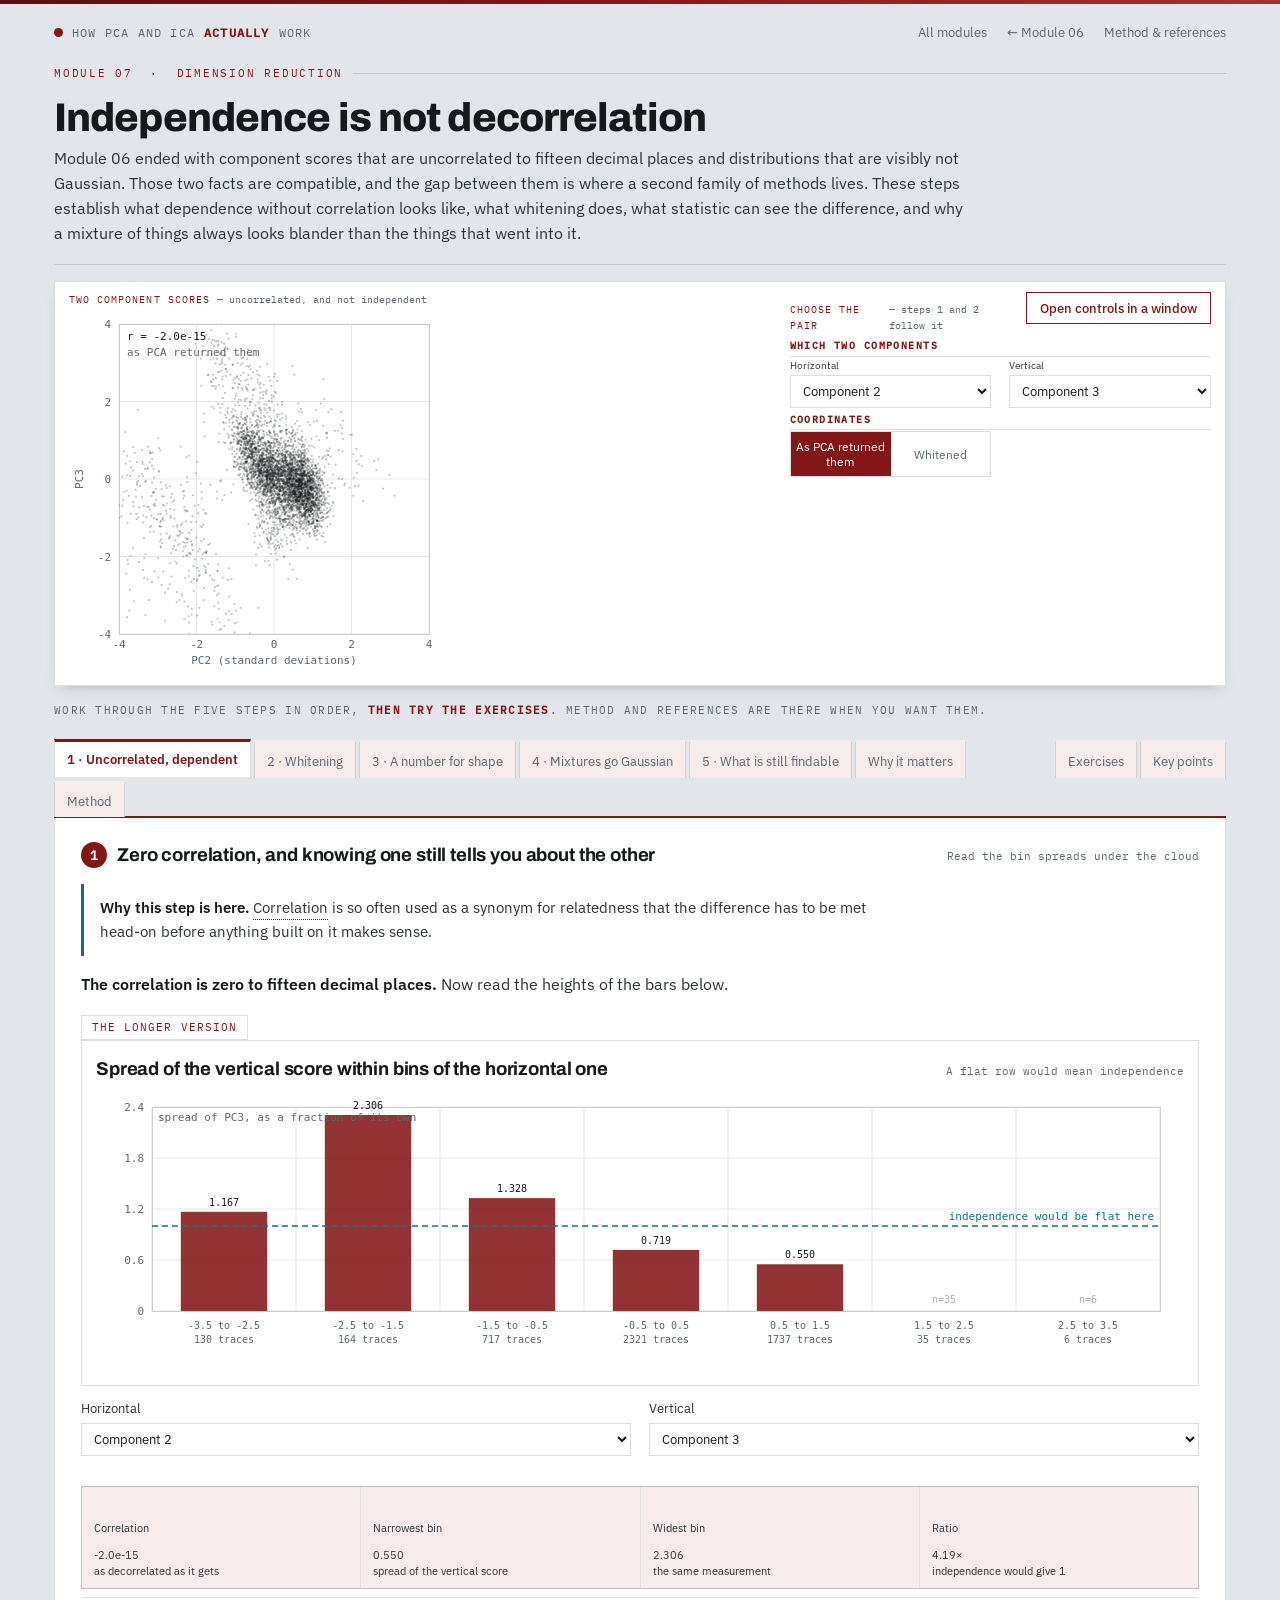
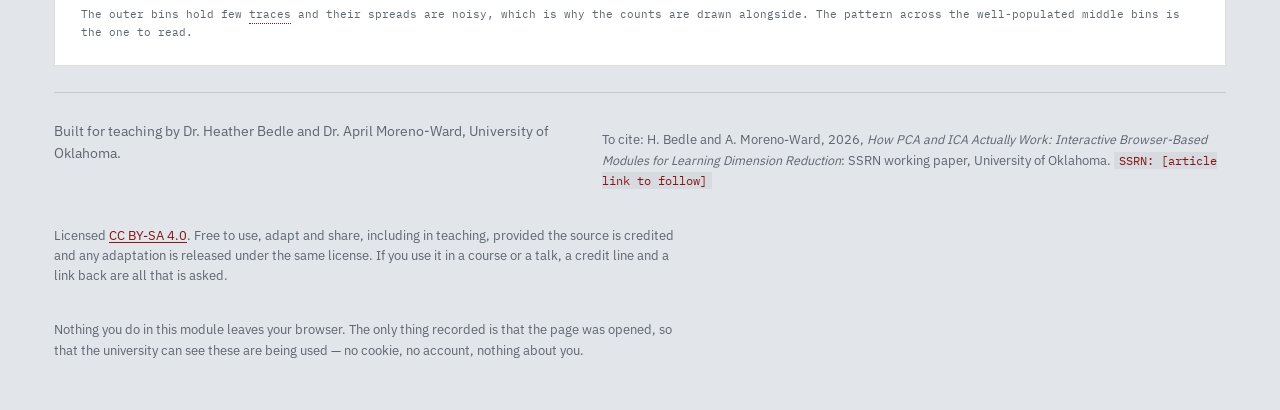
<file: modules/independence.html>
<!DOCTYPE html>
<html lang="en">
<head>
<meta charset="utf-8">
<meta name="viewport" content="width=device-width, initial-scale=1">
<title>Independence is not decorrelation | How PCA and ICA Actually Work</title>
<meta name="description" content="Two quantities can be uncorrelated to machine precision and still strongly dependent. What whitening does, what kurtosis and negentropy measure that a covariance matrix cannot, why a mixture always looks more Gaussian than the things mixed, and the search that is still available afterward.">
<link rel="stylesheet" href="../assets/fonts.css">
<link rel="stylesheet" href="../assets/style.css">
</head>
<body>

<div class="wrap">
  <header class="masthead">
    <a class="brand" href="../index.html"><span class="dot"></span>How PCA and ICA <b>actually</b> work</a>
    <nav>
      <a href="../index.html">All modules</a>
      <a href="wherepcastops.html">← Module 06</a>
      <a href="#notes">Method &amp; references</a>
    </nav>
  </header>

  <div class="mod-head">
    <p class="eyebrow">Module 07 &nbsp;·&nbsp; Dimension reduction</p>
    <h1>Independence is not decorrelation</h1>
    <p class="sub">Module 06 ended with component scores that are uncorrelated to fifteen decimal places and distributions that are visibly not Gaussian. Those two facts are compatible, and the gap between them is where a second family of methods lives. These steps establish what dependence without correlation looks like, what whitening does, what statistic can see the difference, and why a mixture of things always looks blander than the things that went into it.</p>
  </div>

  <div class="labhead">
    <div class="labgrid">
      <div>
        <p class="cap">Two component scores <span>&mdash; uncorrelated, and not independent</span></p>
        <canvas id="cHead" aria-label="Crossplot of two component scores with the spread of the vertical one measured within bins of the horizontal one"></canvas>
        <div class="score" id="score">
          <span class="say" id="scoreSay">drag the direction in step 5</span>
          <span class="track"><span class="fill" id="scoreFill"></span><span class="target" id="scoreTgt"></span></span>
          <span class="pct" id="scorePct">&mdash;</span>
        </div>
      </div>
      <div>
        <p class="cap">Choose the pair <span>&mdash; steps 1 and 2 follow it</span></p>
        <div class="controls" id="winControls">
          <div class="ctl-col">
            <h2>Which two components</h2>
            <div class="ctl">
              <label for="ca">Horizontal</label>
              <select id="ca" data-key="ca"></select>
            </div>
            <div class="ctl">
              <label for="cb">Vertical</label>
              <select id="cb" data-key="cb"></select>
            </div>
          </div>
          <div class="ctl-col">
            <h2>Coordinates</h2>
            <div class="seg" id="segWhite" role="group" aria-label="Whitened or not">
              <button type="button" data-white="0">As PCA returned them</button>
              <button type="button" data-white="1">Whitened</button>
            </div>
            <p class="hint-line" style="margin:6px 0 0">Whitening divides each score by its own
              standard deviation, so every direction ends up carrying the same variance. Step 2 is about
              what that leaves to work with.</p>
          </div>
        </div>
      </div>
    </div>
  </div>

  <p class="tabhint">Work through the five steps in order, <b>then try the exercises</b>.
    Method and references are there when you want them.</p>
  <nav class="tabs" id="tabs" role="tablist" aria-label="Module steps">
    <button role="tab" data-tab="p1" aria-selected="false">1 · Uncorrelated, dependent</button>
    <button role="tab" data-tab="p2" aria-selected="false">2 · Whitening</button>
    <button role="tab" data-tab="p3" aria-selected="false">3 · A number for shape</button>
    <button role="tab" data-tab="p4" aria-selected="false">4 · Mixtures go Gaussian</button>
    <button role="tab" data-tab="p5" aria-selected="false">5 · What is still findable</button>
    <button role="tab" data-tab="pw" aria-selected="false">Why it matters</button>
    <span class="gap"></span>
    <button role="tab" data-tab="pe" aria-selected="false">Exercises</button>
    <button role="tab" data-tab="pk" aria-selected="false">Key points</button>
    <button role="tab" data-tab="pm" aria-selected="false">Method</button>
  </nav>

  <!-- =============================== STEP 1 =============================== -->
  <section class="tabpane" id="p1" role="tabpanel" hidden>
    <div class="plot-head" style="margin-bottom:14px">
      <h3><span class="stepno">1</span>Zero correlation, and knowing one still tells you about the other</h3>
      <span class="hint">Read the bin spreads under the cloud</span>
    </div>

    <p class="qbox"><b>Why this step is here.</b> Correlation is so often used as a synonym for
      relatedness that the difference has to be met head-on before anything built on it makes sense.</p>


    

    <p class="lede"><b>The correlation is zero to fifteen decimal places.</b> Now read the heights of the bars below.</p>

    <details class="reveal"><summary>The longer version</summary>
        <p class="lede">Two quantities are <b>uncorrelated</b> when knowing one tells you nothing about the
        average of the other. They are <b>independent</b> when knowing one tells you nothing about the
        other at all, including its spread, its shape and its tails. The second is a much stronger
        statement and correlation cannot test it.</p>
        <p class="lede">The second and third component scores are uncorrelated at about ten to the minus
        fifteen, which is as decorrelated as arithmetic gets. Split the traces into bins by their value of
        the first and measure the spread of the second within each bin, as a fraction of its own overall
        spread, and the answer runs from 0.55 to 2.31 — a factor of more than four. Knowing where a trace sits on one component predicts how far it can stray
        on the other. That is dependence, and the correlation coefficient is blind to it.</p>
            </details>
<div class="plot">
      <div class="plot-head">
        <h3>Spread of the vertical score within bins of the horizontal one</h3>
        <span class="hint">A flat row would mean independence</span>
      </div>
      <canvas id="c1" aria-label="The standard deviation of one component score measured within bins of another, with the trace count in each bin"></canvas>
    </div>
    <div class="ctl-row" style="display:flex;flex-wrap:wrap;gap:18px;margin:12px 0 0">
      <div class="ctl" style="flex:1 1 200px;min-width:180px">
        <label for="ca1">Horizontal</label>
        <select id="ca1" data-key="ca"></select>
      </div>
      <div class="ctl" style="flex:1 1 200px;min-width:180px">
        <label for="cb1">Vertical</label>
        <select id="cb1" data-key="cb"></select>
      </div>
    </div>
    <div class="stats" id="s1"></div>
    <div class="legend prose">
      <span>The outer bins hold few traces and their spreads are noisy, which is why the counts are
        drawn alongside. The pattern across the well-populated middle bins is the one to read.</span>
    </div>
  </section>

  <!-- =============================== STEP 2 =============================== -->
  <section class="tabpane" id="p2" role="tabpanel" hidden>
    <div class="plot-head" style="margin-bottom:14px">
      <h3><span class="stepno">2</span>Whitening takes variance out of the argument</h3>
      <span class="hint">Switch the coordinates in the header</span>
    </div>


    

    <p class="lede"><b>Press Whitened in the header.</b> The curve goes flat at 1.0000 and stays flat at every angle.</p>

    <details class="reveal"><summary>The longer version</summary>
        <p class="lede">Whitening projects onto the components and then divides each projection by the square
        root of its eigenvalue. Every direction then carries a variance of exactly one, the cloud becomes a
        round ball, and the covariance matrix becomes the identity.</p>
        <p class="lede">The curve below is the variance along a direction as that direction turns through the
        plane of the two chosen components. Before whitening it has a maximum and a minimum, and finding
        the maximum is the whole of what PCA did. After whitening it is flat at 1.0000 to four decimal
        places at every angle.</p>
        <p class="lede">That flatness is the point. Variance can no longer prefer one direction over another,
        so a method that only knows about variance has nothing left to say. Anything that goes further has
        to be looking at something else.</p>
            </details>
<div class="plot">
      <div class="plot-head">
        <h3>Variance along a direction, before and after whitening</h3>
        <span class="hint">Same axis, same scale</span>
      </div>
      <canvas id="c2" aria-label="Variance of the projection against direction angle, drawn for the raw scores and for the whitened scores"></canvas>
    </div>
    <div class="ctl-row" style="display:flex;flex-wrap:wrap;gap:18px;margin:12px 0 0">
      <div class="ctl" style="flex:1 1 260px;min-width:240px">
        <h2 style="margin:0 0 6px">Coordinates</h2>
        <div class="seg" id="segWhite2" role="group" aria-label="Whitened or not">
          <button type="button" data-white="0">As returned</button>
          <button type="button" data-white="1">Whitened</button>
        </div>
      </div>
    </div>
    <div class="stats" id="s2"></div>
    <div class="legend prose">
      <span>Whitening is reversible and throws nothing away. It is a change of coordinates, not a filter.
        What it removes is the ability of second-order statistics to distinguish directions, which is
        exactly the ability that has already been used up.</span>
    </div>
  </section>

  <!-- =============================== STEP 3 =============================== -->
  <section class="tabpane" id="p3" role="tabpanel" hidden>
    <div class="plot-head" style="margin-bottom:14px">
      <h3><span class="stepno">3</span>Putting a number on the shape</h3>
      <span class="hint">Three reference distributions, then the real ones</span>
    </div>


    

    <p class="lede"><b>Compare the fourth panel against the first three.</b> Uniform is &minus;1.2, Gaussian is 0, Laplace is 3. That is the scale.</p>

    <details class="reveal"><summary>The longer version</summary>
        <p class="lede">Mean and variance are first and second order: where a distribution sits and how wide
        it is. Neither says anything about its shape, and two distributions with identical means and
        variances can look nothing alike.</p>
        <p class="lede"><b>Excess kurtosis</b> is a fourth-order statistic. It is exactly zero for a
        Gaussian, negative for a flat-topped distribution and positive for one with a sharp peak and long
        tails. A uniform distribution gives &minus;1.2 exactly and a Laplace gives +3 exactly, which fixes
        the scale. It is cheap to compute and sensitive to outliers, because a fourth power gives one
        extreme sample a great deal of influence.</p>
        <p class="lede"><b>Negentropy</b> measures how far a distribution sits from the Gaussian of the same
        variance. It is never negative and is exactly zero only for a Gaussian, which makes it the cleaner
        quantity of the two, and it cannot be computed exactly from a finite sample, so implementations use
        an approximation built from one or two simple functions.</p>
            </details>
<div class="plot">
      <div class="plot-head">
        <h3>Three references, and a component score beside them</h3>
        <span class="hint">All four scaled to the same variance</span>
      </div>
      <canvas id="c3" aria-label="Histograms of uniform, Gaussian and Laplace distributions beside the histogram of a chosen component score"></canvas>
    </div>
    <div class="ctl-row" style="display:flex;flex-wrap:wrap;gap:18px;margin:12px 0 0">
      <div class="ctl" style="flex:1 1 200px;min-width:180px">
        <label for="ca3">Which component</label>
        <select id="ca3" data-key="ca"></select>
      </div>
    </div>
    <div class="stats" id="s3"></div>
    <div class="legend prose">
      <span>Sharply peaked with long tails is what a map made mostly of background with a few bright
        features looks like when its values are collected into a histogram. Most traces sit near the
        middle and a small number sit a long way out, which is the shape a sparse geological feature
        produces and the shape a Gaussian background does not.</span>
    </div>
  </section>

  <!-- =============================== STEP 4 =============================== -->
  <section class="tabpane" id="p4" role="tabpanel" hidden>
    <div class="plot-head" style="margin-bottom:14px">
      <h3><span class="stepno">4</span>Add things together and the shape washes out</h3>
      <span class="hint">Slide the number of sources</span>
    </div>


    

    <p class="lede"><b>Slide the number of sources from 1 to 8.</b> A flat box becomes a bell by about four.</p>

    <details class="reveal"><summary>The longer version</summary>
        <p class="lede">Adding independent quantities together moves the result toward a Gaussian. That is
        the central limit theorem, and it is the reason the Gaussian turns up everywhere, but it is also
        the mechanism the next module exploits.</p>
        <p class="lede">The panel below sums independent uniform sources. One on its own has an excess
        kurtosis of &minus;1.2006 against a theoretical &minus;1.2. Two give &minus;0.5895, three
        &minus;0.3937, four &minus;0.2934, eight &minus;0.1513. The measured values follow &minus;1.2
        divided by the number of sources closely, and the histogram goes from a flat box to a bell within
        four or five terms.</p>
        <p class="lede">Turn that around. A measurement that looks Gaussian is what a mixture of several
        things looks like, and a measurement that looks strongly non-Gaussian is more likely to be one
        thing on its own. So among all the ways of combining a set of attributes, the combinations that
        look least Gaussian are the candidates for being single effects rather than mixtures. That
        sentence is the whole idea of independent component analysis.</p>
            </details>
<div class="plot">
      <div class="plot-head">
        <h3>The sum of independent sources, and its shape</h3>
        <span class="hint">Fixed axes, so the flattening is visible</span>
      </div>
      <canvas id="c4" aria-label="Histogram of the sum of a chosen number of independent uniform sources, with a Gaussian of the same variance drawn over it"></canvas>
    </div>
    <div class="ctl-row" style="display:flex;flex-wrap:wrap;gap:18px;margin:12px 0 0">
      <div class="ctl" style="flex:1 1 260px;min-width:240px">
        <label for="nsrc">Sources added together <span class="val" id="nsrcV">1</span></label>
        <input type="range" data-key="nsrc" id="nsrc" min="1" max="8" step="1" value="1">
      </div>
    </div>
    <div class="stats" id="s4"></div>
  </section>

  <!-- =============================== STEP 5 =============================== -->
  <section class="tabpane" id="p5" role="tabpanel" hidden>
    <div class="plot-head" style="margin-bottom:14px">
      <h3><span class="stepno">5</span>Turn the direction and watch a different quantity peak</h3>
      <span class="hint">The same plane module 06 rotated through</span>
    </div>


    

    <p class="lede"><b>Drag the direction until the bar fills.</b> The bar is measuring how un-Gaussian
      the projection looks, and nothing else. Then look at the bottom panel &mdash; the channel came with
      it, without ever being asked for.</p>

    <details class="reveal"><summary>The longer version</summary>
        <p class="lede">Module 06 turned a direction through the plane of components 2 and 3 and found that
        the channel separation peaked where the variance did not. The same plane is here, whitened, so
        every direction in it carries the same variance and PCA has no preference between any of them.</p>
        <p class="lede">The curves below are negentropy and excess kurtosis as that direction turns.
        Negentropy peaks at 35 degrees, where the excess kurtosis is 7.84. Nothing about a channel was used
        to find it; the criterion is only that the projection should look as un-Gaussian as possible.</p>
        <p class="lede">The third curve is the channel separation, the same measurement as module 06. At the angle of maximum negentropy it reads 7.96 &mdash; slightly <em>better</em> than the 7.91 the discriminant direction reaches inside this plane, which module 06&rsquo;s Method tab warned is a near-best rather than a proven maximum. An unsupervised criterion that never saw a channel matched a direction chosen while looking at the answer.</p>
            </details>
<div class="plot">
      <div class="plot-head">
        <h3>Negentropy, kurtosis and separation as the direction turns</h3>
        <span class="hint">One shared angle axis, all fixed</span>
      </div>
      <canvas id="c5" aria-label="Negentropy, excess kurtosis and channel separation plotted against direction angle in the whitened plane of components two and three"></canvas>
    </div>
    <div class="ctl-row" style="display:flex;flex-wrap:wrap;gap:18px;margin:12px 0 0">
      <div class="ctl" style="flex:1 1 260px;min-width:240px">
        <label for="rot5">Direction in the whitened plane
          <span class="val" id="rot5V">0&deg;</span></label>
        <input type="range" data-key="rot" id="rot5" min="0" max="175" step="5" value="0">
      </div>
    </div>
    <div class="stats" id="s5"></div>
    <div class="legend prose">
      <span>This is one plane out of a six-dimensional space, chosen because module 06 already
        established what is in it. An actual run searches the whole space at once, and the search is what
        module 08 is about.</span>
    </div>
  </section>

  <!-- ============================ WHY IT MATTERS =========================== -->
  <section class="tabpane" id="pw" role="tabpanel" hidden>
    <div class="plot-head" style="margin-bottom:14px">
      <h3>Why it matters</h3>
      <span class="hint">Where this shows up in real work</span>
    </div>
    <p class="lede">Nothing in this module is a method. It establishes that there is something left to
      find after PCA has finished, and what kind of quantity can find it.</p>
    <ul class="lede" style="padding-left:20px">
      <li><b>Reading a crossplot of components.</b> A funnel, a cross, a clustered pattern — any of these
        is dependence, and every one of them coexists with a correlation of zero. The correlation matrix
        that was checked before the run says nothing about them.</li>
      <li><b>Knowing why whitening appears in every ICA workflow.</b> It is not a cleanup step. It is
        what makes the remaining search a search over rotations, which is a much smaller problem than a
        search over all linear transformations.</li>
      <li><b>Judging a component by its histogram.</b> A component whose distribution is sharply peaked
        with long tails is picking out something sparse. A component whose distribution is a clean bell
        is more likely to be several things averaged together, or noise.</li>
      <li><b>Understanding the assumption being made.</b> Non-Gaussianity as a proxy for being a single
        effect is an assumption, and it holds because sums go Gaussian. Where the underlying effects are
        themselves Gaussian it fails completely, which module 08 demonstrates.</li>
    </ul>
    <p class="lede"><b>Two points that are commonly confused.</b> The first is that uncorrelated implies
      independent. It does for Gaussian variables and for almost nothing else, and the scores here are
      strongly non-Gaussian. The second is that kurtosis and negentropy are interchangeable. They rank
      the same way on clean data, and kurtosis involves a fourth power, so a handful of bad traces can
      move it a long way while negentropy barely notices.</p>
    <div class="legend prose">
      <span>The measured result in step 5 — an unsupervised criterion landing within one percent of a
        supervised optimum — is one plane on one synthetic survey. It is an argument for trying the
        method, not a guarantee about any other dataset.</span>
    </div>
  </section>

  <!-- ============================== EXERCISES ============================= -->
  <section class="tabpane" id="pe" role="tabpanel" hidden>
    <div class="tryit" style="max-width:none">
      <h3>Exercises</h3>
      <ol>
        <li><b>Find dependence in a pair with zero correlation.</b>
          <em class="point">Why: this distinction is the foundation of everything in the ICA half of the
            set, and it is counterintuitive until it has been seen once.</em>
          With components 2 and 3 selected, read the correlation and then the spread of the vertical
          score within each bin of the horizontal one.
          <em class="predict">Before looking: the correlation is zero to fifteen decimal places. Commit
            to whether you expect the bin spreads to be equal.</em>
          <details class="reveal"><summary>Hint</summary><span class="ans">The correlation reads about
            &minus;2&times;10⁻¹⁵ and the bin spreads read 1.167, 2.306, 1.328, 0.719 and 0.550
            across the populated bins, each as a fraction of that score's own overall spread — a factor
            of 4.24 between the widest and the narrowest.
            Knowing a trace's value on component 2 tells you a great deal about how far it can stray on
            component 3, and nothing at all about the average it will stray from. Correlation measures
            only the second of those. Independence would require both to be uninformative, and a great
            many things in an attribute set are uncorrelated without being anywhere near
            independent.</span></details></li>

        <li><b>Whiten the pair and try to find a preferred direction.</b>
          <em class="point">Why: this shows exactly what second-order statistics have left after PCA, and
            the answer is nothing.</em>
          In step 2, read the variance along a direction at several angles before whitening, then switch
          the coordinates in the header and read them again.
          <details class="reveal"><summary>Hint</summary><span class="ans">Before whitening the variance runs 1.3018 at 0 degrees, 1.1570 at 30, 0.8674 at 60 and 0.7227 at 90, and the maximum at
            zero degrees is component 2 by definition. After whitening it reads 1.000000 at every angle
            tested. The cloud is a round ball and no rotation of it is distinguishable from any other by
            variance. Note that nothing was thrown away: whitening is a reversible change of coordinates
            and the same traces are still there. What was removed is the ability of a covariance matrix
            to tell one direction from another, and that ability had already been spent.</span></details></li>

        <li><b>Calibrate the shape statistics against known distributions.</b>
          <em class="point">Why: a kurtosis of 3.7 means nothing until it is set against distributions
            whose values are known exactly.</em>
          In step 3, read the excess kurtosis of the three reference distributions and then of each
          component score.
          <details class="reveal"><summary>Hint</summary><span class="ans">The references come out close
            to their exact values: a uniform distribution at &minus;1.201 against an exact &minus;1.2, a
            Gaussian at &minus;0.013 against an exact 0, and a Laplace at 2.935 against an exact 3. The
            departures are the sampling error of forty thousand draws, and the Laplace is furthest off
            because a fourth power on a long-tailed distribution is the hardest of the three to
            estimate. Against that scale the component scores read 5.70, 4.06, 3.69, &minus;0.12, 5.16 and 3.46. Five of the six are more peaked than a Laplace, which is what a map holding a
            quiet background and a few bright features gives. Read backwards it is weaker than it looks:
            a strongly peaked distribution could come from a sparse geological feature, from a handful of
            noisy traces, or from a processing artifact over part of the survey. High kurtosis says the
            values are concentrated with a long tail. It does not say what made the tail. The fourth, at &minus;0.12, is the only one close to Gaussian, and module 05 found it was also the component carrying most of the
            acquisition footprint — a periodic artifact spread evenly over the survey looks a great deal
            more Gaussian than a channel does.</span></details></li>

        <li><b>Watch a mixture lose its shape.</b>
          <em class="point">Why: the assumption behind the whole next module is that mixtures look
            Gaussian, and it is worth watching it happen rather than accepting it.</em>
          In step 4, walk the number of sources from 1 to 8 and record the excess kurtosis at each.
          <details class="reveal"><summary>Hint</summary><span class="ans">One source gives
            &minus;1.2006, two &minus;0.5895, three &minus;0.3937, four &minus;0.2934, five &minus;0.2380, six &minus;0.2025, seven &minus;0.1633 and eight &minus;0.1513. The pattern is &minus;1.2
            divided by the number of sources, which is the exact result for a sum of independent uniform
            variables, and the measured values sit on it to within the sampling error. The histogram is
            a flat box at one source and is already hard to distinguish from a bell at four. Read
            backwards, this is the argument for the next module: if adding things together drives the
            shape toward Gaussian, then undoing a mixture means looking for the combinations that are
            least Gaussian.</span></details></li>

        <li><b>Search a plane with a criterion that never sees the answer.</b>
          <em class="point">Why: this is the first evidence in the set that the idea works, and it can be
            checked against the supervised ceiling from module 06.</em>
          In step 5, find the angle of maximum negentropy, then read the channel separation there, and
          compare it against the 7.42 that module 06 obtained with the channel positions in hand.
          <details class="reveal"><summary>Hint</summary><span class="ans">Negentropy peaks at 35 degrees, where the excess kurtosis is 7.84. The channel separation at that angle is 7.96, against 7.91 for the discriminant direction inside the same plane and against 3.11 for component 2,
            which is where PCA left the direction. A criterion that was told nothing except "look as
            un-Gaussian as possible" landed within about one percent of a direction chosen while looking
            at the answer, and roughly two and a half times better than the component PCA ranked
            second. Maximum kurtosis peaks at 45 degrees rather than 35, which is worth noticing: the two
            criteria mostly agree and do not agree exactly, and module 08 covers which to
            prefer.</span></details></li>
      </ol>
    </div>
  </section>

  <!-- ============================= KEY POINTS ============================= -->
  <section class="tabpane" id="pk" role="tabpanel" hidden>
    <div class="takeaway">
      <h3>If you remember nothing else</h3>
      <ul>
        <li><b>Uncorrelated is a statement about averages.</b> Independent is a statement about
          everything. Two scores here are uncorrelated at 10⁻¹⁵ and their conditional spreads differ by
          a factor of four.</li>
        <li><b>Whitening makes every direction carry the same variance.</b> It is reversible, discards
          nothing, and leaves second-order statistics with no way to prefer one rotation.</li>
        <li><b>Excess kurtosis is a number for shape.</b> Zero for a Gaussian, &minus;1.2 for a uniform,
          +3 for a Laplace. The component scores here run from &minus;0.18 to 5.13.</li>
        <li><b>Negentropy is distance from Gaussian.</b> Never negative, zero only for a Gaussian, and
          more robust to a few bad traces than kurtosis is.</li>
        <li><b>Sums go Gaussian.</b> The kurtosis of a sum of independent uniform sources is &minus;1.2
          divided by their number, and the shape is gone by four terms.</li>
        <li><b>So the least Gaussian combination is the best candidate for a single effect.</b> In one
          plane here, maximizing it got within one percent of the supervised optimum without being
          told anything.</li>
      </ul>
    </div>
  </section>

  <!-- =============================== METHOD =============================== -->
  <section class="tabpane" id="pm" role="tabpanel" hidden>
    <div class="plot-head" style="margin-bottom:14px">
      <h3 id="notes">Method</h3>
      <span class="hint">What is computed, and what is left out</span>
    </div>
    <p class="lede"><b>The survey, the six attributes and the standardization</b> are those of modules 04
      to 06. The component scores are the ones module 04 produced.</p>
    <p class="lede"><b>The bin spreads in step 1</b> divide the horizontal score into bins one standard
      deviation wide, from &minus;3.5 to +3.5, and report the standard deviation of the vertical score
      among the traces in each. Bins holding fewer than forty traces are not drawn, because the spread of
      a handful of traces is not a measurement of anything. The counts are drawn alongside so that a
      reader can see which bins are carrying the pattern.</p>
    <p class="lede"><b>Whitening</b> is carried out by <span class="k">assets/multivar.js</span>:
      project onto the eigenvectors, then divide each projection by the square root of its eigenvalue.
      The result has a covariance matrix equal to the identity, which
      <span class="k">verify-multivar.js</span> checks directly.</p>
    <p class="lede"><b>Excess kurtosis</b> is the fourth central moment divided by the square of the
      second, minus three. <b>Negentropy</b> is the robust approximation of Hyvärinen and Oja (2000)
      using log cosh as the contrast function, computed on the standardized variable and squared, so it
      is small, positive, and comparable between directions but not on the same scale as an entropy in
      nats. Both are checked in <span class="k">verify-multivar.js</span> against distributions whose
      values are known exactly: a uniform at &minus;1.2, a Gaussian at 0, a sine at &minus;1.5, and a
      Gaussian negentropy that must come out near zero.</p>
    <p class="lede"><b>The reference distributions in step 3</b> are drawn from a seeded generator, forty
      thousand samples each, so the page shows the same picture every time it is opened. A uniform is
      taken directly, a Gaussian by the Box-Muller transform, and a Laplace by taking the logarithm of
      the ratio of two uniforms. Each is standardized before display, so all four histograms have the
      same variance and only their shapes differ.</p>
    <p class="lede"><b>Step 5's plane</b> is spanned by the whitened second and third components, and the
      angle is measured from the second toward the third. It is not the same parameterization as module
      06's rotation, which turned through the unwhitened pair, so the angle at which the separation peaks
      differs between the two modules while the direction found is nearly the same one. The separation
      statistic is identical to module 06's and is described there.</p>
    <p class="lede"><b>Simplifications, stated plainly.</b> The search in step 5 covers one plane out of
      a six-dimensional space, picked because module 06 established what was in it; a real search covers
      everything at once and has no reason to find this plane first. The negentropy approximation is one
      of several in use and different contrast functions peak at slightly different angles. The channel
      separation again uses the model's own record of where the channel is, which no real survey
      supplies.</p>
    <p class="lede"><b>Where this departs from production software.</b> Nothing here is an algorithm, so
      nowhere. The one thing worth carrying forward is that implementations differ in which contrast they
      maximize, and the angles of maximum kurtosis and maximum negentropy in step 5 are ten degrees apart on this data, which is a real if small disagreement between two defensible
      criteria.</p>
    <details class="reveal">
      <summary>References</summary>
      <ul class="lede" style="padding-left:20px">
        <li>Hyvärinen, A., and E. Oja, 2000, Independent component analysis: algorithms and applications:
          <em>Neural Networks</em>, <b>13</b>, 411&ndash;430.</li>
        <li>Comon, P., 1994, Independent component analysis, a new concept?: <em>Signal Processing</em>,
          <b>36</b>, 287&ndash;314.</li>
        <li>Hyvärinen, A., J. Karhunen, and E. Oja, 2001, <em>Independent Component Analysis</em>: John
          Wiley &amp; Sons.</li>
        <li>Cover, T. M., and J. A. Thomas, 2006, <em>Elements of Information Theory</em>, 2nd ed.:
          Wiley — for entropy and negentropy.</li>
        <li>Lubo-Robles, D., and K. J. Marfurt, 2019, Independent component analysis for reservoir
          geomorphology and unsupervised seismic facies classification in the Taranaki Basin, New
          Zealand: <em>Interpretation</em>, <b>7</b>, SE19&ndash;SE42.</li>
      </ul>
    </details>
  </section>

  <section class="nextup" id="nextup" hidden>
    <p class="eyebrow">Next up</p>
    <h3>08 · ICA: whiten, then rotate</h3>
    <p>The search in step 5 covered one plane by hand. Doing it over a whole space, what the algorithm
      actually iterates on, and the order, sign and scale ambiguities that come back with the
      answer.</p>
    <a class="btn ghost" href="ica.html">Module 08 →</a>
  </section>

  <div class="pager" id="pager" hidden>
    <a class="btn ghost" href="wherepcastops.html">← Module 06: where PCA stops</a>
    <a class="btn ghost" href="../index.html">All modules</a>
    <a class="btn ghost" href="ica.html">Module 08: ICA, whiten then rotate →</a>
  </div>

  <footer>
    <div class="foot-grid">
      <p>Built for teaching by Dr. Heather Bedle and Dr. April Moreno-Ward, University of Oklahoma.</p>
      <p class="lic">To cite: H. Bedle and A. Moreno-Ward, 2026, <i>How PCA and ICA Actually Work:
        Interactive Browser-Based Modules for Learning Dimension Reduction</i>: SSRN working paper,
        University of Oklahoma. <span class="k">SSRN: [article link to follow]</span></p>
      <p class="lic">Licensed <a href="https://creativecommons.org/licenses/by-sa/4.0/">CC BY-SA 4.0</a>.
        Free to use, adapt and share, including in teaching, provided the source is credited and any
        adaptation is released under the same license. If you use it in a course or a talk, a credit line
        and a link back are all that is asked.</p>
      <p class="lic">Nothing you do in this module leaves your browser. The only thing recorded is that
        the page was opened, so that the university can see these are being used &mdash; no cookie, no
        account, nothing about you.</p>
    </div>
  </footer>
</div>

<script src="../assets/count.js"></script>
<script src="../assets/popout.js"></script>
<script src="../assets/panelout.js"></script>
<script src="../assets/glossary.js"></script>
<script src="../assets/score.js"></script>
<script src="../assets/multivar.js"></script>
<script src="../assets/attrfield.js"></script>
<script>
(function () {
  'use strict';

  if (typeof MV === 'undefined' || typeof AF === 'undefined') {
    var el = document.createElement('div');
    el.setAttribute('style', 'background:#841617;color:#fff;padding:14px 18px;margin:16px 0;' +
      'font:13px/1.6 ui-monospace,Menlo,monospace');
    el.textContent = 'This module could not load assets/multivar.js and assets/attrfield.js. It ' +
      'expects them one directory up, at ../assets/, and file names are case-sensitive on GitHub Pages.';
    var w0 = document.querySelector('.wrap');
    (w0 || document.body).insertBefore(el, w0 ? w0.firstChild : null);
    return;
  }

  var $ = function (id) { return document.getElementById(id); };
  var CRIM = '#841617', TEAL = '#0B7285', SLATE = '#5C6670', INK = '#16191C';
  var CORE = ['rms', 'envelope', 'peakfreq', 'bandwidth', 'coherence', 'glcmcon'];

  var DEF = { ca: 1, cb: 2, white: 0, nsrc: 1, rot: 0, tab: 'p1' };
  var S = MV.readState(DEF);
  S.ca = Math.max(0, Math.min(5, Math.round(S.ca)));
  S.cb = Math.max(0, Math.min(5, Math.round(S.cb)));
  if (S.ca === S.cb) S.cb = (S.ca + 1) % 6;
  S.white = S.white ? 1 : 0;
  S.nsrc = Math.max(1, Math.min(8, Math.round(S.nsrc)));
  S.rot = Math.max(0, Math.min(175, Math.round(S.rot / 5) * 5));

  var CAN_LINK = location.protocol !== 'file:';
  function saveState() {
    if (!CAN_LINK) return;
    try { MV.writeState(S, DEF); } catch (e) { /* nothing shareable */ }
  }

  var SURVEY = null;
  function survey() {
    if (SURVEY) return SURVEY;
    var slab = AF.build({ nx: 72, ny: 72, freq: 30, noise: 0.12, footprint: 0.06, seed: 2026 });
    var attr = AF.attributes(slab, CORE);
    var X = CORE.map(function (n) { return attr[n]; });
    var P = MV.pca(X, { standardize: true });
    var W = MV.whiten(X, { standardize: true });
    SURVEY = { slab: slab, X: X, P: P, W: W.Z };
    return SURVEY;
  }

  function pairOf(whitened) {
    var sv = survey();
    var src = (whitened === undefined ? S.white : whitened) ? sv.W : sv.P.scores;
    return [src[S.ca], src[S.cb]];
  }

  /* The target masks and the separation statistic, identical to module 06. */
  var MASK = null;
  function masks() {
    if (MASK) return MASK;
    var sv = survey(), nx = sv.slab.nx, ny = sv.slab.ny;
    var axis = [], marg = [], ix, iy;
    for (ix = 0; ix < nx; ix++) for (iy = 0; iy < ny; iy++) {
      var yc = AF.centerline(ix, nx, AF.YOUNG) * (ny - 1);
      var d = Math.abs(iy - yc) / (AF.YOUNG.halfWidth * (ny - 1));
      var k = ix * ny + iy;
      if (d < 0.45) axis.push(k); else if (d > 1.1 && d < 2.0) marg.push(k);
    }
    MASK = { axis: axis, marg: marg };
    return MASK;
  }
  function sep(m) {
    var M = masks();
    var a = M.axis.map(function (k) { return m[k]; });
    var b = M.marg.map(function (k) { return m[k]; });
    var ma = MV.mean(a), mb = MV.mean(b);
    var sa = MV.std(a, ma), sb = MV.std(b, mb);
    return (ma - mb) / Math.sqrt((sa * sa + sb * sb) / 2 || 1);
  }

  /* Direction inside the whitened plane of components 2 and 3. */
  function inPlane(deg) {
    var sv = survey(), th = deg * Math.PI / 180;
    var a = sv.W[1], b = sv.W[2], o = new Float64Array(a.length);
    for (var i = 0; i < a.length; i++) o[i] = Math.cos(th) * a[i] + Math.sin(th) * b[i];
    return o;
  }

  /* =====================================================================
     REFERENCE DISTRIBUTIONS AND THE SUM OF SOURCES

     Seeded, so the page shows the same picture every time it opens.
     ===================================================================== */

  function lcg(seed) {
    var s = (seed >>> 0) || 1;
    return function () { s = (1664525 * s + 1013904223) >>> 0; return s / 4294967296; };
  }
  function standardize(v) {
    var m = MV.mean(v), sd = MV.std(v, m) || 1, o = new Float64Array(v.length);
    for (var i = 0; i < v.length; i++) o[i] = (v[i] - m) / sd;
    return o;
  }
  var REF = null;
  function refs() {
    if (REF) return REF;
    var N = 40000, i;
    var r = lcg(20260914);
    var u = new Float64Array(N), g = new Float64Array(N), l = new Float64Array(N);
    for (i = 0; i < N; i++) u[i] = r() - 0.5;
    for (i = 0; i < N; i++) {
      var a = Math.max(r(), 1e-12), b = r();
      g[i] = Math.sqrt(-2 * Math.log(a)) * Math.cos(2 * Math.PI * b);
    }
    for (i = 0; i < N; i++) {
      // a Laplace variate from the log-ratio of two uniforms
      var p = Math.max(r(), 1e-12), q = Math.max(r(), 1e-12);
      l[i] = Math.log(p / q);
    }
    REF = {
      uniform: standardize(u), gaussian: standardize(g), laplace: standardize(l)
    };
    return REF;
  }
  var SUMS = {};
  function sumOf(k) {
    if (SUMS[k]) return SUMS[k];
    var N = 40000, r = lcg(20260914), o = new Float64Array(N), i, j;
    for (i = 0; i < N; i++) {
      var s = 0;
      for (j = 0; j < k; j++) s += r() - 0.5;
      o[i] = s;
    }
    SUMS[k] = { raw: o, z: standardize(o), kurt: MV.kurtosis(o), neg: MV.negentropy(o) };
    return SUMS[k];
  }

  /* =====================================================================
     THE SCORE

     Step 5 is the first unsupervised hunt in the set: turn a direction until
     the projection looks as un-Gaussian as it can. The maximum exists, so the
     distance to it is shown. Nothing about a channel is used to compute it.
     ===================================================================== */

  function drawScore() {
    var sw = sweep(), best = 0, worst = Infinity, i;
    for (i = 0; i < sw.length; i++) {
      if (sw[i].neg > best) best = sw[i].neg;
      if (sw[i].neg < worst) worst = sw[i].neg;
    }
    var here = sw[Math.round(S.rot / 5)] || sw[0];
    SCORE.set({ now: here.neg, best: best, worst: worst, key: 'neg',
      verb: 'drag the direction',
      won: 'most un-Gaussian direction in the plane',
      next: 'look at the channel in the bottom panel' });
  }

  /* =====================================================================
     DRAWING HELPERS
     ===================================================================== */

  function contentWidth(el) {
    var p = el.parentElement || el;
    var cs = getComputedStyle(p);
    return Math.max(260, p.clientWidth - parseFloat(cs.paddingLeft) - parseFloat(cs.paddingRight));
  }

  function fit(id, w, h) {
    var c = $(id);
    if (!c) return null;
    var dpr = window.devicePixelRatio || 1;
    c.style.width = w + 'px';
    c.style.height = h + 'px';
    c.width = Math.round(w * dpr);
    c.height = Math.round(h * dpr);
    var ctx = c.getContext('2d');
    ctx.setTransform(dpr, 0, 0, dpr, 0, 0);
    ctx.clearRect(0, 0, w, h);
    ctx.font = '11px ui-monospace,Menlo,monospace';
    return ctx;
  }

  function grid(ctx, r, x0, x1, y0, y1, nx, ny, xfmt, yfmt) {
    ctx.save();
    ctx.fillStyle = SLATE;
    ctx.strokeStyle = '#E4E7EA';
    ctx.lineWidth = 1;
    var i, v, X, Y;
    ctx.textAlign = 'center';
    for (i = 0; i <= nx; i++) {
      X = r.x + r.w * i / nx;
      ctx.beginPath(); ctx.moveTo(X, r.y); ctx.lineTo(X, r.y + r.h); ctx.stroke();
      if (xfmt !== false) {
        v = x0 + (x1 - x0) * i / nx;
        ctx.fillText(xfmt ? xfmt(v) : String(Math.round(v)), X, r.y + r.h + 14);
      }
    }
    ctx.textAlign = 'right';
    for (i = 0; i <= ny; i++) {
      v = y0 + (y1 - y0) * i / ny;
      Y = r.y + r.h - r.h * i / ny;
      ctx.beginPath(); ctx.moveTo(r.x, Y); ctx.lineTo(r.x + r.w, Y); ctx.stroke();
      if (yfmt !== false) ctx.fillText(yfmt ? yfmt(v) : v.toFixed(v === Math.round(v) ? 0 : 1),
        r.x - 8, Y + 4);
    }
    ctx.strokeStyle = '#C9CDD2';
    ctx.strokeRect(r.x + 0.5, r.y + 0.5, r.w, r.h);
    ctx.restore();
  }

  function histOver(ctx, r, v, color, ymax) {
    var NB = 48;
    var H = MV.hist(v, -4, 4, NB), bw = r.w / NB, k;
    ctx.save();
    ctx.fillStyle = color;
    ctx.globalAlpha = 0.82;
    for (k = 0; k < NB; k++) {
      var dens = H.counts[k] / H.n / (8 / NB);
      var bh = Math.min(1, dens / ymax) * r.h;
      ctx.fillRect(r.x + k * bw + 0.4, r.y + r.h - bh, Math.max(1, bw - 0.8), bh);
    }
    ctx.restore();
    ctx.save();
    ctx.strokeStyle = TEAL;
    ctx.lineWidth = 1.8;
    ctx.beginPath();
    for (k = 0; k <= 96; k++) {
      var z = -4 + 8 * k / 96;
      var g = Math.exp(-z * z / 2) / Math.sqrt(2 * Math.PI);
      var X = r.x + (z + 4) / 8 * r.w;
      var Y = r.y + r.h - Math.min(1, g / ymax) * r.h;
      if (k === 0) ctx.moveTo(X, Y); else ctx.lineTo(X, Y);
    }
    ctx.stroke();
    ctx.restore();
  }

  /* =====================================================================
     HEADER
     ===================================================================== */

  function drawHead() {
    var host = $('cHead');
    if (!host || host.offsetParent === null) return;
    var w = contentWidth(host);
    var size = Math.max(210, Math.min(310, w - 70));
    var ctx = fit('cHead', w, size + 54);
    if (!ctx) return;
    var pr = pairOf();
    var a = pr[0], b = pr[1];
    var ma = MV.mean(a), mb = MV.mean(b);
    var sa = MV.std(a, ma) || 1, sb = MV.std(b, mb) || 1;
    var r = { x: 50, y: 12, w: size, h: size };
    grid(ctx, r, -4, 4, -4, 4, 4, 4);
    ctx.save();
    ctx.beginPath(); ctx.rect(r.x, r.y, r.w, r.h); ctx.clip();
    ctx.fillStyle = 'rgba(22,25,28,0.28)';
    for (var i = 0; i < a.length; i++) {
      var zx = (a[i] - ma) / sa, zy = (b[i] - mb) / sb;
      var X = r.x + (zx + 4) / 8 * r.w;
      var Y = r.y + r.h - (zy + 4) / 8 * r.h;
      ctx.fillRect(X - 0.9, Y - 0.9, 1.8, 1.8);
    }
    ctx.restore();
    ctx.save();
    ctx.fillStyle = INK;
    ctx.textAlign = 'left';
    ctx.fillText('r = ' + MV.corr([a, b])[0][1].toExponential(1), r.x + 8, r.y + 16);
    ctx.fillStyle = SLATE;
    ctx.fillText(S.white ? 'whitened' : 'as PCA returned them', r.x + 8, r.y + 32);
    ctx.textAlign = 'center';
    ctx.fillText('PC' + (S.ca + 1) + ' (standard deviations)', r.x + r.w / 2, r.y + r.h + 30);
    ctx.save();
    ctx.translate(r.x - 36, r.y + r.h / 2);
    ctx.rotate(-Math.PI / 2);
    ctx.fillText('PC' + (S.cb + 1), 0, 0);
    ctx.restore();
    ctx.restore();
  }

  /* =====================================================================
     STEP PANELS
     ===================================================================== */

  function bins() {
    var pr = pairOf();
    var a = pr[0], b = pr[1];
    var ma = MV.mean(a), sa = MV.std(a, ma) || 1;
    var out = [], k, i;
    for (k = 0; k < 7; k++) {
      var lo = ma + sa * (-3.5 + k), hi = ma + sa * (-3.5 + k + 1), v = [];
      for (i = 0; i < a.length; i++) if (a[i] >= lo && a[i] < hi) v.push(b[i]);
      out.push({ lo: -3.5 + k, hi: -3.5 + k + 1, n: v.length,
        sd: v.length > 1 ? MV.std(v) : 0, mean: v.length ? MV.mean(v) : 0 });
    }
    // report in units of the vertical score's own spread
    var sb = MV.std(b) || 1;
    out.forEach(function (o) { o.sd /= sb; o.mean /= sb; });
    return out;
  }

  function drawStep1() {
    var host = $('c1');
    if (!host || host.offsetParent === null) return;
    var w = contentWidth(host), h = 280;
    var ctx = fit('c1', w, h);
    if (!ctx) return;
    var B = bins();
    var r = { x: 56, y: 14, w: w - 56 - 24, h: h - 14 - 62 };
    grid(ctx, r, -3.5, 3.5, 0, 2.4, 7, 4, false);
    var cw = r.w / 7;
    B.forEach(function (o, k) {
      var cx = r.x + (k + 0.5) * cw;
      if (o.n < 40) {
        ctx.save();
        ctx.fillStyle = SLATE;
        ctx.globalAlpha = 0.5;
        ctx.textAlign = 'center';
        ctx.font = '10px ui-monospace,Menlo,monospace';
        ctx.fillText('n=' + o.n, cx, r.y + r.h - 8);
        ctx.restore();
      } else {
        var y = r.y + r.h - Math.min(2.4, o.sd) / 2.4 * r.h;
        ctx.save();
        ctx.globalAlpha = 0.88;
        ctx.fillStyle = CRIM;
        ctx.fillRect(cx - cw * 0.3, y, cw * 0.6, r.y + r.h - y);
        ctx.restore();
        ctx.save();
        ctx.fillStyle = INK;
        ctx.textAlign = 'center';
        ctx.font = '10px ui-monospace,Menlo,monospace';
        ctx.fillText(o.sd.toFixed(3), cx, y - 6);
        ctx.restore();
      }
      ctx.save();
      ctx.fillStyle = SLATE;
      ctx.textAlign = 'center';
      ctx.font = '10px ui-monospace,Menlo,monospace';
      ctx.fillText(o.lo + ' to ' + o.hi, cx, r.y + r.h + 18);
      ctx.fillText(o.n + ' traces', cx, r.y + r.h + 32);
      ctx.restore();
    });
    // the line a truly independent pair would give
    ctx.save();
    ctx.strokeStyle = TEAL;
    ctx.lineWidth = 1.6;
    ctx.setLineDash([6, 4]);
    var y1 = r.y + r.h - 1 / 2.4 * r.h;
    ctx.beginPath(); ctx.moveTo(r.x, y1); ctx.lineTo(r.x + r.w, y1); ctx.stroke();
    ctx.setLineDash([]);
    ctx.fillStyle = TEAL;
    ctx.textAlign = 'right';
    ctx.fillText('independence would be flat here', r.x + r.w - 6, y1 - 6);
    ctx.fillStyle = SLATE;
    ctx.textAlign = 'left';
    ctx.fillText('spread of PC' + (S.cb + 1) + ', as a fraction of its own', r.x + 6, r.y + 14);
    ctx.restore();
  }

  function drawStep2() {
    var host = $('c2');
    if (!host || host.offsetParent === null) return;
    var w = contentWidth(host), h = 270;
    var ctx = fit('c2', w, h);
    if (!ctx) return;
    var r = { x: 56, y: 14, w: w - 56 - 24, h: h - 14 - 52 };
    grid(ctx, r, 0, 180, 0, 1.6, 6, 4);
    [[0, SLATE, 'as PCA returned them'], [1, CRIM, 'whitened']].forEach(function (q) {
      var pr = pairOf(q[0]), a = pr[0], b = pr[1];
      var C = MV.cov([a, b]);
      ctx.save();
      ctx.strokeStyle = q[1];
      ctx.lineWidth = (q[0] === S.white) ? 2.6 : 1.2;
      ctx.globalAlpha = (q[0] === S.white) ? 1 : 0.45;
      ctx.beginPath();
      for (var t = 0; t <= 180; t += 2) {
        var th = t * Math.PI / 180, c = Math.cos(th), s = Math.sin(th);
        var v = c * c * C[0][0] + 2 * c * s * C[0][1] + s * s * C[1][1];
        var X = r.x + t / 180 * r.w;
        var Y = r.y + r.h - Math.min(1.6, v) / 1.6 * r.h;
        if (t === 0) ctx.moveTo(X, Y); else ctx.lineTo(X, Y);
      }
      ctx.stroke();
      ctx.restore();
    });
    ctx.save();
    ctx.textAlign = 'left';
    ctx.fillStyle = SLATE;
    ctx.fillText('as PCA returned them', r.x + 8, r.y + 16);
    ctx.fillStyle = CRIM;
    ctx.fillText('whitened \u2014 flat at 1.0000', r.x + 190, r.y + 16);
    ctx.fillStyle = SLATE;
    ctx.textAlign = 'center';
    ctx.fillText('direction inside the plane, degrees', r.x + r.w / 2, r.y + r.h + 32);
    ctx.restore();
  }

  function drawStep3() {
    var host = $('c3');
    if (!host || host.offsetParent === null) return;
    var w = contentWidth(host);
    var cols = 4;
    var pw = Math.min(210, (w - 60) / cols);
    var ctx = fit('c3', w, pw + 74);
    if (!ctx) return;
    var R = refs(), sv = survey();
    var sc = standardize(sv.P.scores[S.ca]);
    var panels = [
      [R.uniform, 'uniform', SLATE],
      [R.gaussian, 'Gaussian', SLATE],
      [R.laplace, 'Laplace', SLATE],
      [sc, 'PC' + (S.ca + 1) + ' score', CRIM]
    ];
    var gap = Math.max(10, (w - 24 - cols * pw) / cols);
    panels.forEach(function (p, k) {
      var r = { x: 16 + k * (pw + gap), y: 26, w: pw, h: pw };
      grid(ctx, r, -4, 4, 0, 0.6, 4, 3, function (v) { return String(Math.round(v)); }, false);
      histOver(ctx, r, p[0], p[2], 0.6);
      ctx.save();
      ctx.fillStyle = INK;
      ctx.textAlign = 'left';
      ctx.font = '600 10px ui-monospace,Menlo,monospace';
      ctx.fillText(p[1], r.x, r.y - 6);
      ctx.font = '10px ui-monospace,Menlo,monospace';
      ctx.fillStyle = SLATE;
      ctx.fillText('kurtosis ' + MV.kurtosis(p[0]).toFixed(2), r.x, r.y + r.h + 28);
      ctx.fillText('negentropy ' + MV.negentropy(p[0]).toExponential(1), r.x, r.y + r.h + 42);
      ctx.restore();
    });
  }

  function drawStep4() {
    var host = $('c4');
    if (!host || host.offsetParent === null) return;
    var w = contentWidth(host), h = 290;
    var ctx = fit('c4', w, h);
    if (!ctx) return;
    var D = sumOf(S.nsrc);
    var histW = Math.min(360, w * 0.5);
    var rH = { x: 52, y: 20, w: histW, h: h - 20 - 54 };
    grid(ctx, rH, -4, 4, 0, 0.6, 4, 3);
    histOver(ctx, rH, D.z, CRIM, 0.6);
    ctx.save();
    ctx.fillStyle = INK;
    ctx.textAlign = 'left';
    ctx.font = '600 10px ui-monospace,Menlo,monospace';
    ctx.fillText(S.nsrc + (S.nsrc === 1 ? ' source' : ' sources added'), rH.x, rH.y - 6);
    ctx.restore();

    // kurtosis against the number of sources, with the -1.2/k law
    var rK = { x: rH.x + histW + 62, y: 20, w: Math.max(150, w - (rH.x + histW + 62) - 24),
               h: h - 20 - 54 };
    grid(ctx, rK, 1, 8, -1.4, 0.2, 7, 4);
    ctx.save();
    ctx.strokeStyle = TEAL;
    ctx.lineWidth = 1.8;
    ctx.setLineDash([5, 4]);
    ctx.beginPath();
    for (var q = 1; q <= 8; q += 0.1) {
      var X = rK.x + (q - 1) / 7 * rK.w;
      var Y = rK.y + rK.h - ((-1.2 / q) + 1.4) / 1.6 * rK.h;
      if (q === 1) ctx.moveTo(X, Y); else ctx.lineTo(X, Y);
    }
    ctx.stroke();
    ctx.setLineDash([]);
    ctx.restore();
    for (var k = 1; k <= 8; k++) {
      var kd = sumOf(k);
      var X2 = rK.x + (k - 1) / 7 * rK.w;
      var Y2 = rK.y + rK.h - (kd.kurt + 1.4) / 1.6 * rK.h;
      ctx.save();
      ctx.fillStyle = (k === S.nsrc) ? CRIM : SLATE;
      ctx.beginPath();
      ctx.arc(X2, Y2, k === S.nsrc ? 5 : 3, 0, 2 * Math.PI);
      ctx.fill();
      ctx.restore();
    }
    ctx.save();
    ctx.fillStyle = TEAL;
    ctx.textAlign = 'right';
    ctx.fillText('the \u22121.2 / k law', rK.x + rK.w - 6, rK.y + 16);
    ctx.fillStyle = SLATE;
    ctx.textAlign = 'center';
    ctx.fillText('excess kurtosis against the number of sources',
      rK.x + rK.w / 2, rK.y + rK.h + 32);
    ctx.restore();
  }

  var SWEEP = null;
  function sweep() {
    if (SWEEP) return SWEEP;
    var out = [], t;
    for (t = 0; t <= 175; t += 5) {
      var pr = inPlane(t);
      out.push({ deg: t, neg: MV.negentropy(pr), kurt: MV.kurtosis(pr),
                 sep: sep(pr), variance: MV.variance(pr) });
    }
    SWEEP = out;
    return out;
  }

  function drawStep5() {
    var host = $('c5');
    if (!host || host.offsetParent === null) return;
    var w = contentWidth(host), h = 360;
    var ctx = fit('c5', w, h);
    if (!ctx) return;
    var sw = sweep();
    var rw = w - 66 - 24, rh = 86;
    var rows = [
      { r: { x: 66, y: 14, w: rw, h: rh }, key: 'neg', max: 0.009, color: CRIM,
        label: 'negentropy', fmt: function (v) { return (v * 1000).toFixed(0); } },
      { r: { x: 66, y: 14 + rh + 30, w: rw, h: rh }, key: 'kurt', max: 10, color: TEAL,
        label: 'excess kurtosis', fmt: null },
      { r: { x: 66, y: 14 + 2 * (rh + 30), w: rw, h: rh }, key: 'sep', max: 8, color: INK,
        label: 'channel separation (never used by the search)', fmt: null }
    ];
    rows.forEach(function (row, idx) {
      grid(ctx, row.r, 0, 180, 0, row.max, 6, 3,
        idx === 2 ? undefined : false, row.fmt ? row.fmt : undefined);
      ctx.save();
      ctx.strokeStyle = row.color;
      ctx.lineWidth = 2.2;
      ctx.beginPath();
      sw.forEach(function (s, i) {
        var X = row.r.x + s.deg / 180 * row.r.w;
        var v = row.key === 'sep' ? Math.abs(s.sep) : s[row.key];
        var Y = row.r.y + row.r.h - Math.min(row.max, v) / row.max * row.r.h;
        if (i === 0) ctx.moveTo(X, Y); else ctx.lineTo(X, Y);
      });
      ctx.stroke();
      ctx.fillStyle = row.color;
      ctx.textAlign = 'left';
      ctx.fillText(row.label + (row.key === 'neg' ? ', \u00d710\u207b\u00b3' : ''),
        row.r.x + 8, row.r.y + 14);
      ctx.restore();
      var X2 = row.r.x + S.rot / 180 * row.r.w;
      ctx.save();
      ctx.strokeStyle = INK;
      ctx.lineWidth = 1.4;
      ctx.setLineDash([4, 4]);
      ctx.beginPath(); ctx.moveTo(X2, row.r.y); ctx.lineTo(X2, row.r.y + row.r.h); ctx.stroke();
      ctx.restore();
    });
    var best = sw.reduce(function (a, b) { return b.neg > a.neg ? b : a; });
    rows.forEach(function (row) {
      var X = row.r.x + best.deg / 180 * row.r.w;
      ctx.save();
      ctx.strokeStyle = CRIM;
      ctx.lineWidth = 1.4;
      ctx.setLineDash([7, 4]);
      ctx.beginPath(); ctx.moveTo(X, row.r.y); ctx.lineTo(X, row.r.y + row.r.h); ctx.stroke();
      ctx.restore();
    });
    ctx.save();
    ctx.fillStyle = SLATE;
    ctx.textAlign = 'center';
    ctx.fillText('direction in the whitened plane, degrees \u2014 one axis, shared. ' +
      'crimson dashes: maximum negentropy',
      rows[2].r.x + rows[2].r.w / 2, rows[2].r.y + rows[2].r.h + 32);
    ctx.restore();
  }

  /* =====================================================================
     READOUTS
     ===================================================================== */

  function stat(label, value, note) {
    return '<div class="stat"><span class="lab">' + label + '</span>' +
      '<span class="num">' + value + '</span>' +
      (note ? '<span class="sub">' + note + '</span>' : '') + '</div>';
  }

  function drawStats() {
    var sv = survey(), pr = pairOf();
    if ($('s1')) {
      var B = bins().filter(function (o) { return o.n >= 40; });
      var sds = B.map(function (o) { return o.sd; });
      $('s1').innerHTML =
        stat('Correlation', MV.corr(pr)[0][1].toExponential(1), 'as decorrelated as it gets') +
        stat('Narrowest bin', Math.min.apply(null, sds).toFixed(3), 'spread of the vertical score') +
        stat('Widest bin', Math.max.apply(null, sds).toFixed(3), 'the same measurement') +
        stat('Ratio', (Math.max.apply(null, sds) / Math.min.apply(null, sds)).toFixed(2) + '\u00d7',
          'independence would give 1');
    }
    if ($('s2')) {
      var C0 = MV.cov(pairOf(0)), C1 = MV.cov(pairOf(1));
      function vAt(C, deg) {
        var th = deg * Math.PI / 180, c = Math.cos(th), s = Math.sin(th);
        return c * c * C[0][0] + 2 * c * s * C[0][1] + s * s * C[1][1];
      }
      $('s2').innerHTML =
        stat('Before, at 0\u00b0', vAt(C0, 0).toFixed(4), 'this is component ' + (S.ca + 1)) +
        stat('Before, at 90\u00b0', vAt(C0, 90).toFixed(4), 'component ' + (S.cb + 1)) +
        stat('After, at 0\u00b0', vAt(C1, 0).toFixed(6), 'whitened') +
        stat('After, at 45\u00b0', vAt(C1, 45).toFixed(6), 'and at every other angle');
    }
    if ($('s3')) {
      var R = refs();
      $('s3').innerHTML =
        stat('Uniform', MV.kurtosis(R.uniform).toFixed(3), 'exactly \u22121.2') +
        stat('Gaussian', MV.kurtosis(R.gaussian).toFixed(3), 'exactly 0') +
        stat('Laplace', MV.kurtosis(R.laplace).toFixed(3), 'exactly 3') +
        stat('PC' + (S.ca + 1) + ' score', MV.kurtosis(sv.P.scores[S.ca]).toFixed(3),
          'negentropy ' + MV.negentropy(sv.P.scores[S.ca]).toExponential(2));
    }
    if ($('s4')) {
      var D = sumOf(S.nsrc);
      $('s4').innerHTML =
        stat('Sources', String(S.nsrc), S.nsrc === 1 ? 'one uniform' : 'independent uniforms') +
        stat('Excess kurtosis', D.kurt.toFixed(4), 'measured') +
        stat('\u22121.2 / k', (-1.2 / S.nsrc).toFixed(4), 'the exact law') +
        stat('Negentropy', D.neg.toExponential(2), 'falling toward zero');
    }
    if ($('s5')) {
      var sw = sweep();
      var here = sw[Math.round(S.rot / 5)];
      var best = sw.reduce(function (a, b) { return b.neg > a.neg ? b : a; });
      var bestK = sw.reduce(function (a, b) { return Math.abs(b.kurt) > Math.abs(a.kurt) ? b : a; });
      $('s5').innerHTML =
        stat('At ' + S.rot + '\u00b0', here.neg.toExponential(2),
          'negentropy; kurtosis ' + here.kurt.toFixed(2)) +
        stat('Negentropy peaks at', best.deg + '\u00b0', 'kurtosis peaks at ' + bestK.deg + '\u00b0') +
        stat('Separation there', Math.abs(best.sep).toFixed(3),
          'against 7.42 found with the answer in hand') +
        stat('At component ' + (S.ca + 1), Math.abs(sw[0].sep).toFixed(3), 'where PCA left it');
    }
  }

  /* =====================================================================
     WIRING
     ===================================================================== */

  var PANES = ['p1', 'p2', 'p3', 'p4', 'p5', 'pw', 'pe', 'pk', 'pm'];

  function fillSelect(id, key) {
    var el = $(id);
    if (!el) return;
    el.innerHTML = '';
    for (var i = 0; i < 6; i++) {
      var o = document.createElement('option');
      o.value = String(i);
      o.textContent = 'Component ' + (i + 1);
      el.appendChild(o);
    }
    el.value = String(S[key]);
  }

  function syncLabels() {
    ['ca', 'ca1', 'ca3'].forEach(function (id) { var e = $(id); if (e) e.value = String(S.ca); });
    ['cb', 'cb1'].forEach(function (id) { var e = $(id); if (e) e.value = String(S.cb); });
    if ($('nsrc')) $('nsrc').value = S.nsrc;
    if ($('nsrcV')) $('nsrcV').textContent = String(S.nsrc);
    if ($('rot5')) $('rot5').value = S.rot;
    if ($('rot5V')) $('rot5V').textContent = S.rot + '\u00b0';
    document.querySelectorAll('#segWhite button, #segWhite2 button').forEach(function (b) {
      var on = String(S.white) === b.dataset.white;
      b.classList.toggle('on', on);
      b.setAttribute('aria-pressed', on);
    });
  }

  function drawAll() {
    drawHead();
    drawStep1(); drawStep2(); drawStep3(); drawStep4(); drawStep5();
    drawStats();
    drawScore();
  }

  function showTab(id) {
    PANES.forEach(function (q) { var el = $(q); if (el) el.hidden = q !== id; });
    document.querySelectorAll('#tabs button').forEach(function (b) {
      b.setAttribute('aria-selected', b.dataset.tab === id);
    });
    var lab = document.querySelector('.labhead');
    // steps 3 to 5 have their own data and controls
    if (lab) lab.hidden = !/^p[12]$/.test(id);
    SCORE.show(id === 'p5');
    var done = (id === 'pe' || id === 'pk' || id === 'pm');
    if ($('nextup')) $('nextup').hidden = !(id === 'pk' || id === 'pm');
    if ($('pager')) $('pager').hidden = !done;
    S.tab = id;
    drawAll();
    saveState();
    offerInvite(id);
  }

  /* A slider that has never moved looks like a label. This nudges it once,
     when the step that needs it first appears, and puts it back. */
  function offerInvite(id) {
    if (id !== 'p5') return;
    var r0 = S.rot;
    SCORE.invite(function (phase) {
      S.rot = Math.max(0, Math.min(175, Math.round(r0 + 15 * Math.sin(phase * Math.PI * 2))));
      syncLabels(); drawAll();
    }, { key: 'rot' });
  }

  document.querySelectorAll('#tabs button').forEach(function (b) {
    b.addEventListener('click', function () { showTab(b.dataset.tab); });
  });
  document.querySelectorAll('#segWhite button, #segWhite2 button').forEach(function (b) {
    b.addEventListener('click', function () {
      S.white = parseInt(b.dataset.white, 10); syncLabels(); drawAll(); saveState();
    });
  });

  document.addEventListener('input', function (ev) {
    var t = ev.target;
    if (!t) return;
    var key = t.dataset.key || t.id;
    if (!(key in DEF)) return;
    if (t.tagName === 'SELECT') S[key] = parseInt(t.value, 10);
    else if (t.tagName === 'INPUT') S[key] = parseFloat(t.value);
    else return;
    if (key === 'ca' && S.ca === S.cb) S.cb = (S.ca + 1) % 6;
    if (key === 'cb' && S.cb === S.ca) S.ca = (S.cb + 1) % 6;
    syncLabels(); drawAll(); saveState();
  });

  var rt;
  window.addEventListener('resize', function () {
    clearTimeout(rt);
    rt = setTimeout(drawAll, 140);
  });

  fillSelect('ca', 'ca'); fillSelect('ca1', 'ca'); fillSelect('ca3', 'ca');
  fillSelect('cb', 'cb'); fillSelect('cb1', 'cb');
  syncLabels();
  showTab(PANES.indexOf(S.tab) >= 0 ? S.tab : 'p1');

  window.__M07 = {
    set: function (k, v) { S[k] = v; syncLabels(); drawAll(); },
    score: function () {
      var sw = sweep(), best = 0, worst = Infinity, i;
      for (i = 0; i < sw.length; i++) {
        if (sw[i].neg > best) best = sw[i].neg;
        if (sw[i].neg < worst) worst = sw[i].neg;
      }
      var here = sw[Math.round(S.rot / 5)] || sw[0];
      return { now: here.neg, best: best, worst: worst, pct: 100 * here.neg / best,
               sep: here.sep };
    },
    bins: function () { return bins(); },
    correlation: function () { return MV.corr(pairOf())[0][1]; },
    varianceCurve: function () {
      var C0 = MV.cov(pairOf(0)), C1 = MV.cov(pairOf(1)), out = [], t;
      function vAt(C, deg) {
        var th = deg * Math.PI / 180, c = Math.cos(th), s = Math.sin(th);
        return c * c * C[0][0] + 2 * c * s * C[0][1] + s * s * C[1][1];
      }
      for (t = 0; t < 180; t += 30) out.push({ deg: t, before: vAt(C0, t), after: vAt(C1, t) });
      return out;
    },
    shapes: function () {
      var R = refs(), sv = survey();
      return {
        uniform: MV.kurtosis(R.uniform), gaussian: MV.kurtosis(R.gaussian),
        laplace: MV.kurtosis(R.laplace),
        scores: sv.P.scores.map(function (s) {
          return { kurt: MV.kurtosis(s), neg: MV.negentropy(s) };
        })
      };
    },
    sums: function () {
      var out = [];
      for (var k = 1; k <= 8; k++) {
        var d = sumOf(k);
        out.push({ k: k, kurt: d.kurt, law: -1.2 / k, neg: d.neg });
      }
      return out;
    },
    sweep: function () { return sweep(); }
  };
})();
</script>
</body>
</html>
</file>
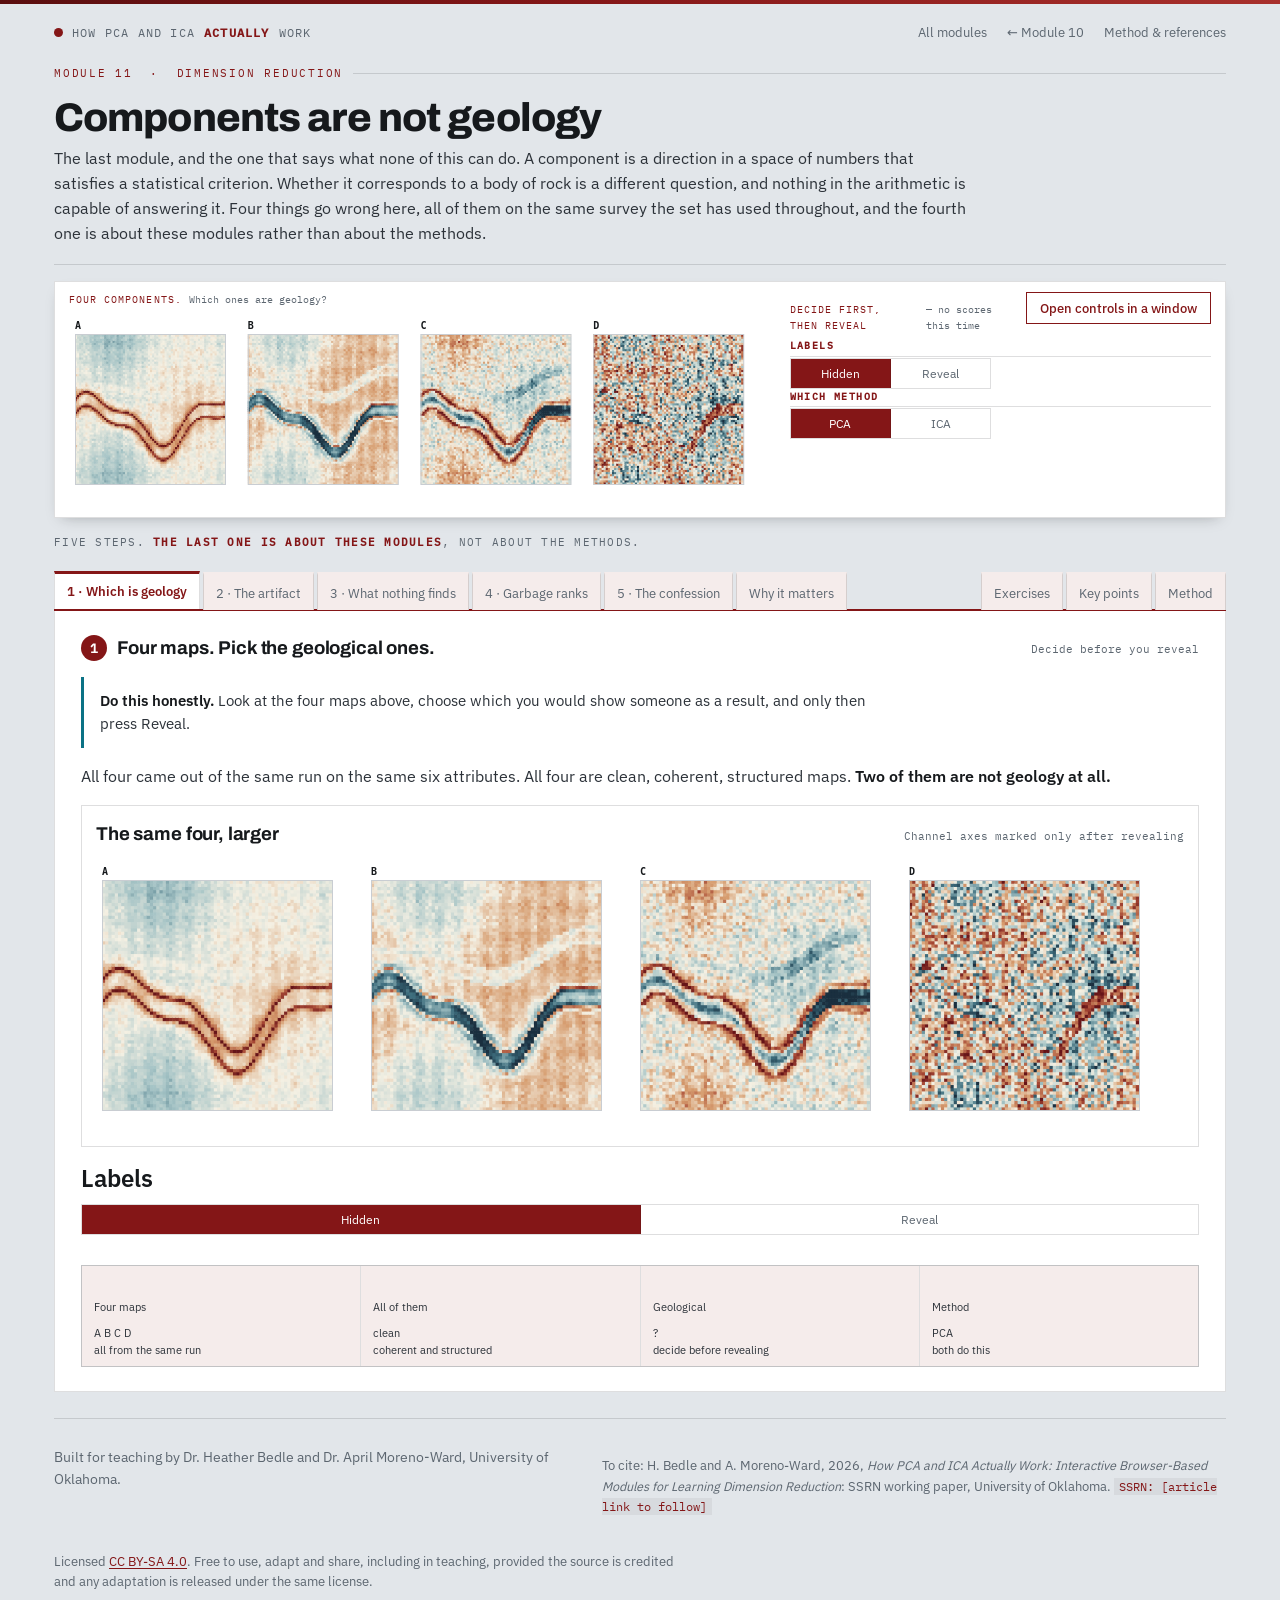
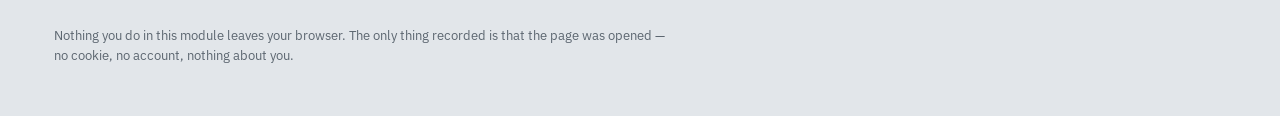
<file: modules/notgeology.html>
<!DOCTYPE html>
<html lang="en">
<head>
<meta charset="utf-8">
<meta name="viewport" content="width=device-width, initial-scale=1">
<title>Components are not geology | How PCA and ICA Actually Work</title>
<meta name="description" content="An acquisition artifact arriving as a ranked component, a real channel that nothing in the set can find, an attribute that missed the target taking second place, and the admission that every score in these modules was computed with the answer in hand.">
<link rel="stylesheet" href="../assets/fonts.css">
<link rel="stylesheet" href="../assets/style.css">
</head>
<body>

<div class="wrap">
  <header class="masthead">
    <a class="brand" href="../index.html"><span class="dot"></span>How PCA and ICA <b>actually</b> work</a>
    <nav>
      <a href="../index.html">All modules</a>
      <a href="dimensions.html">← Module 10</a>
      <a href="#notes">Method &amp; references</a>
    </nav>
  </header>

  <div class="mod-head">
    <p class="eyebrow">Module 11 &nbsp;·&nbsp; Dimension reduction</p>
    <h1>Components are not geology</h1>
    <p class="sub">The last module, and the one that says what none of this can do. A component is a direction in a space of numbers that satisfies a statistical criterion. Whether it corresponds to a body of rock is a different question, and nothing in the arithmetic is capable of answering it. Four things go wrong here, all of them on the same survey the set has used throughout, and the fourth one is about these modules rather than about the methods.</p>
  </div>

  <div class="labhead">
    <div class="labgrid">
      <div>
        <p class="cap">Four components. <span>Which ones are geology?</span></p>
        <canvas id="cHead" aria-label="Four component maps shown without labels, for the reader to judge before the answer is revealed"></canvas>
      </div>
      <div>
        <p class="cap">Decide first, then reveal <span>&mdash; no scores this time</span></p>
        <div class="controls" id="winControls">
          <div class="ctl-col">
            <h2>Labels</h2>
            <div class="seg" id="segReveal" role="group" aria-label="Show what each component is">
              <button type="button" data-rev="0">Hidden</button>
              <button type="button" data-rev="1">Reveal</button>
            </div>
            <p class="hint-line" style="margin:6px 0 0">Look at the four maps and decide which you would
              take to a meeting. Then press Reveal. There is no bar to fill on this page and that is
              deliberate.</p>
          </div>
          <div class="ctl-col">
            <h2>Which method</h2>
            <div class="seg" id="segMeth" role="group" aria-label="Which method">
              <button type="button" data-meth="pca">PCA</button>
              <button type="button" data-meth="ica">ICA</button>
            </div>
            <p class="hint-line" style="margin:6px 0 0">Both make the same kind of mistake. Neither is
              worse at it than the other.</p>
          </div>
        </div>
      </div>
    </div>
  </div>

  <p class="tabhint">Five steps. <b>The last one is about these modules</b>, not about the methods.</p>
  <nav class="tabs" id="tabs" role="tablist" aria-label="Module steps">
    <button role="tab" data-tab="p1" aria-selected="false">1 · Which is geology</button>
    <button role="tab" data-tab="p2" aria-selected="false">2 · The artifact</button>
    <button role="tab" data-tab="p3" aria-selected="false">3 · What nothing finds</button>
    <button role="tab" data-tab="p4" aria-selected="false">4 · Garbage ranks</button>
    <button role="tab" data-tab="p5" aria-selected="false">5 · The confession</button>
    <button role="tab" data-tab="pw" aria-selected="false">Why it matters</button>
    <span class="gap"></span>
    <button role="tab" data-tab="pe" aria-selected="false">Exercises</button>
    <button role="tab" data-tab="pk" aria-selected="false">Key points</button>
    <button role="tab" data-tab="pm" aria-selected="false">Method</button>
  </nav>

  <!-- =============================== STEP 1 =============================== -->
  <section class="tabpane" id="p1" role="tabpanel" hidden>
    <div class="plot-head" style="margin-bottom:14px">
      <h3><span class="stepno">1</span>Four maps. Pick the geological ones.</h3>
      <span class="hint">Decide before you reveal</span>
    </div>

    <p class="qbox"><b>Do this honestly.</b> Look at the four maps above, choose which you would show
      someone as a result, and only then press Reveal.</p>

    <p class="lede">All four came out of the same run on the same six attributes. All four are clean,
      coherent, structured maps. <b>Two of them are not geology at all.</b></p>

    <div class="plot">
      <div class="plot-head">
        <h3>The same four, larger</h3>
        <span class="hint">Channel axes marked only after revealing</span>
      </div>
      <canvas id="c1" aria-label="The four component maps at a larger size, with channel axes drawn only when labels are revealed"></canvas>
    </div>
    <div class="ctl-row" style="display:flex;flex-wrap:wrap;gap:18px;margin:12px 0 0">
      <div class="ctl" style="flex:1 1 260px;min-width:240px">
        <h2 style="margin:0 0 6px">Labels</h2>
        <div class="seg" id="segReveal1" role="group" aria-label="Show what each component is">
          <button type="button" data-rev="0">Hidden</button>
          <button type="button" data-rev="1">Reveal</button>
        </div>
      </div>
    </div>
    <div class="stats" id="s1"></div>
  </section>

  <!-- =============================== STEP 2 =============================== -->
  <section class="tabpane" id="p2" role="tabpanel" hidden>
    <div class="plot-head" style="margin-bottom:14px">
      <h3><span class="stepno">2</span>The acquisition came back as component four</h3>
      <span class="hint">Ranked above two real ones</span>
    </div>

    <p class="lede"><b>Component 4 holds 7.0% of the variance and is the acquisition footprint.</b> It
      separates neither channel, and it is ranked above components 5 and 6, which do carry some
      geology.</p>

    <details class="reveal"><summary>The longer version</summary>
      <p class="lede">The footprint was put into the survey as a regular striping on a six-trace period,
        the kind a marine acquisition geometry leaves behind. It enters the attribute set mainly through
        peak envelope, which carries 0.24 of it, and RMS amplitude at 0.12.</p>
      <p class="lede">It is periodic, strong and consistent across the whole survey, which makes it
        exactly the kind of thing a variance-maximizing method collects. Module 07 noted that this
        component has an excess kurtosis of &minus;0.12, which is almost exactly Gaussian, and module 08
        noted that the corresponding ICA component converged in two iterations and carries 0.293 of the footprint. Both methods found it, ranked it, and handed it over looking like a result.</p>
      <p class="lede">The one thing that would have caught it is knowing the acquisition geometry, which
        is not in the data and is not something either method could have been told.</p></details>

    <div class="plot">
      <div class="plot-head">
        <h3>What each component contains</h3>
        <span class="hint">Geology against artifact, per component</span>
      </div>
      <canvas id="c2" aria-label="For each component, the channel separation it achieves beside the amount of acquisition footprint it carries"></canvas>
    </div>
    <div class="ctl-row" style="display:flex;flex-wrap:wrap;gap:18px;margin:12px 0 0">
      <div class="ctl" style="flex:1 1 260px;min-width:240px">
        <h2 style="margin:0 0 6px">Which method</h2>
        <div class="seg" id="segMeth2" role="group" aria-label="Which method">
          <button type="button" data-meth="pca">PCA</button>
          <button type="button" data-meth="ica">ICA</button>
        </div>
      </div>
    </div>
    <div class="stats" id="s2"></div>
  </section>

  <!-- =============================== STEP 3 =============================== -->
  <section class="tabpane" id="p3" role="tabpanel" hidden>
    <div class="plot-head" style="margin-bottom:14px">
      <h3><span class="stepno">3</span>The older channel is there, and nothing finds it</h3>
      <span class="hint">And the method is not the problem</span>
    </div>

    <p class="lede"><b>The best anything manages on the older channel is 1.44</b> — and that is a raw
      attribute, beating both methods. The best available is 1.73.</p>
    <p class="lede">Compare the younger channel in the same six attributes: best available 9.34, ICA 6.30.</p>

    <details class="reveal"><summary>The longer version</summary>
      <p class="lede">Module 06 computed, with the channel positions in hand, the best direction that
        exists anywhere in this attribute space for each target. For the younger channel it reaches 9.34. For the older one it reaches 1.73, and the best principal component gets 1.14, the best independent component 1.40, and the best single raw attribute 1.44.</p>
      <p class="lede">Everything is close to the ceiling. That is the important part. When every method
        lands near the best available, the shortfall is not in the methods — the six attributes simply do
        not carry much about that channel. It is thinner, at a different level, and partly overprinted
        where the younger system crosses it.</p>
      <p class="lede">No amount of dimension reduction recovers information that was not in the inputs.
        The correct response to this picture is to go back and compute attributes that would see a
        thinner bed, not to try a different algorithm.</p></details>

    <div class="plot">
      <div class="plot-head">
        <h3>Both targets, every method, against the ceiling</h3>
        <span class="hint">Same axis for both</span>
      </div>
      <canvas id="c3" aria-label="Channel separation achieved on the younger and older channels by each method, with the supervised ceiling marked for each"></canvas>
    </div>
    <div class="ctl-row" style="display:flex;flex-wrap:wrap;gap:18px;margin:12px 0 0">
      <div class="ctl" style="flex:1 1 260px;min-width:240px">
        <h2 style="margin:0 0 6px">Which channel</h2>
        <div class="seg" id="segTgt" role="group" aria-label="Which target">
          <button type="button" data-tgt="young">Younger</button>
          <button type="button" data-tgt="old">Older</button>
        </div>
      </div>
    </div>
    <div class="stats" id="s3"></div>
  </section>

  <!-- =============================== STEP 4 =============================== -->
  <section class="tabpane" id="p4" role="tabpanel" hidden>
    <div class="plot-head" style="margin-bottom:14px">
      <h3><span class="stepno">4</span>An attribute that missed the target took second place</h3>
      <span class="hint">Switch it in and out</span>
    </div>

    <p class="lede"><b>Add an attribute computed on a window above the channel system</b> — correct
      arithmetic, wrong interval — and it becomes the largest loading on component 3, at 0.867.</p>

    <details class="reveal"><summary>The longer version</summary>
      <p class="lede">The seventh attribute is RMS amplitude on samples 2 to 16, which sits entirely above
        the target. It averages 0.04510 inside the younger channel and 0.04604 in the background, a difference of two percent, against 0.08002 and 0.05501 for the same attribute measured on the
        target itself. It carries almost nothing about the channel.</p>
      <p class="lede">Module 03 showed why standardizing guarantees it a hearing: every attribute is given
        a variance of one, which is a statement that they all deserve equal weight. Once that is granted,
        an attribute carrying nothing still occupies a full dimension, and it can occupy a high-ranked
        one. The first component falls from 52.62% to 45.10% and the components needed for ninety percent
        go from four to five.</p>
      <p class="lede">Nothing in the output flags it. The component looks like any other component, and
        the only way to notice is to read the loadings and recognize that the largest one belongs to an
        attribute that should not have been in the list.</p></details>

    <div class="plot">
      <div class="plot-head">
        <h3>The loadings, with and without it</h3>
        <span class="hint">Read the largest bar on each component</span>
      </div>
      <canvas id="c4" aria-label="Loadings on each component with and without the attribute measured above the target"></canvas>
    </div>
    <div class="ctl-row" style="display:flex;flex-wrap:wrap;gap:18px;margin:12px 0 0">
      <div class="ctl" style="flex:1 1 280px;min-width:260px">
        <h2 style="margin:0 0 6px">The attribute set</h2>
        <div class="seg" id="segWeak" role="group" aria-label="Include the attribute that misses the target">
          <button type="button" data-weak="0">Six, on the target</button>
          <button type="button" data-weak="1">Add the seventh</button>
        </div>
      </div>
    </div>
    <div class="stats" id="s4"></div>
  </section>

  <!-- =============================== STEP 5 =============================== -->
  <section class="tabpane" id="p5" role="tabpanel" hidden>
    <div class="plot-head" style="margin-bottom:14px">
      <h3><span class="stepno">5</span>Every score in this module set was cheating</h3>
      <span class="hint">Read this one</span>
    </div>

    <p class="lede">Eleven modules have quoted a number called the channel separation, and have used it
      to say which component was good. <b>That number was computed from the model's own record of where
      the channels are.</b></p>
    <p class="lede">No survey supplies that. Every one of those judgments was made with the answer in
      hand, by something that was not the method being judged.</p>

    <details class="reveal"><summary>What to do instead, on real data</summary>
      <p class="lede">Four substitutes, none as good, all available:</p>
      <p class="lede"><b>A well.</b> The nearest thing to a ground truth in practice. A component that
        separates facies at a well is evidence about the component, at one location.</p>
      <p class="lede"><b>Repeatability.</b> Module 09's test. Re-run from a different start, or on a
        different part of the survey, and see whether the same components come back. It needs no truth
        and it catches the failure that looking cannot.</p>
      <p class="lede"><b>The loadings.</b> Reading what a component is made of takes seconds and
        catches an attribute that should not be there, as step 4 shows.</p>
      <p class="lede"><b>Knowing the acquisition.</b> The footprint in step 2 is invisible to every
        statistic in this set and obvious to anybody who knows the geometry.</p>
      <p class="lede">The honest position is that dimension reduction reorganizes what you gave it,
        ranks the result by a criterion of its own, and hands it over without comment. Deciding what any
        of it means is interpretation, and it stays interpretation however the volumes were
        produced.</p></details>

    <div class="plot">
      <div class="plot-head">
        <h3>Where to go from here</h3>
        <span class="hint">Everything in this set was a straight line through the data</span>
      </div>
      <canvas id="c5" aria-label="A comparison of linear dimension reduction with the nonlinear methods that follow it"></canvas>
    </div>
    <div class="ctl-row" style="display:flex;flex-wrap:wrap;gap:18px;margin:12px 0 0">
      <div class="ctl" style="flex:1 1 280px;min-width:260px">
        <h2 style="margin:0 0 6px">Show</h2>
        <div class="seg" id="segNext" role="group" aria-label="Which comparison">
          <button type="button" data-next="lin">What linear means</button>
          <button type="button" data-next="meth">The methods after these</button>
        </div>
      </div>
    </div>
    <div class="stats" id="s5"></div>
    <div class="legend prose">
      <span>Every method in this set draws straight lines through the data: a component is a weighted sum
        of the inputs, with one set of weights for the whole survey. Where the relationship between
        attributes bends, as module 02's tuning curve did, no weighted sum describes it, and that is
        where self-organizing maps, generative topographic mapping and the rest of the nonlinear family
        begin.</span>
    </div>
  </section>

  <!-- ============================ WHY IT MATTERS =========================== -->
  <section class="tabpane" id="pw" role="tabpanel" hidden>
    <div class="plot-head" style="margin-bottom:14px">
      <h3>Why it matters</h3>
      <span class="hint">The last thing the set has to say</span>
    </div>
    <p class="lede">A component volume arrives looking exactly like an attribute volume. It has a name, a
      number, a color bar and a rank, and none of those carry any information about whether it
      corresponds to rock.</p>
    <ul class="lede" style="padding-left:20px">
      <li><b>Read the loadings before the map.</b> It takes seconds, it names the component, and it
        catches inputs that should not have been in the list.</li>
      <li><b>Know what artifacts your survey has.</b> A periodic footprint is strong, consistent and
        exactly what a variance-maximizing method collects. It will be ranked.</li>
      <li><b>When every method lands near the ceiling, stop changing methods.</b> Go back and compute
        attributes that can see the thing you are looking for.</li>
      <li><b>Distrust a good-looking result most of all.</b> Modules 09 and this one both produce clean,
        convincing, structured maps of nothing in particular.</li>
    </ul>
    <p class="lede"><b>The two things worth carrying out of the whole set.</b> First, a component is a
      weighted sum of your inputs, and reading the weights tells you what it is. Second, every method
      here optimizes something — spread, or non-Gaussianity — and neither of those is "shows me the
      reservoir". The gap between what was optimized and what you wanted is where the interpretation
      lives, and it does not close.</p>
    <div class="legend prose">
      <span>That is the end of the set. If one sentence survives: <b>the method found a direction, not a
        rock.</b></span>
    </div>
  </section>

  <!-- ============================== EXERCISES ============================= -->
  <section class="tabpane" id="pe" role="tabpanel" hidden>
    <div class="tryit" style="max-width:none">
      <h3>Exercises</h3>
      <ol>
        <li><b>Judge four maps, then check.</b>
          <em class="point">Why: everything in this module rests on how convincing a meaningless
            component looks, and that only lands if you commit first.</em>
          In step 1, decide which of the four maps you would present as a result. Write it down. Then
          reveal.
          <details class="reveal"><summary>Hint</summary><span class="ans">Component 2 and component 3
            are the channel components, separating the younger channel at 3.11 and 2.41. Component 1 holds 52.6% of the variance and separates it at 0.22, which is nothing; it is a general
            brightness map. Component 4 holds 7.0% and is the acquisition footprint, carrying 0.213 of the striping. All four are clean and coherent. The two that are not geology are the
            largest and the fourth largest, so neither the rank nor the appearance
            helped.</span></details></li>

        <li><b>Track the artifact through both methods.</b>
          <em class="point">Why: it is not a PCA problem, and it is worth confirming that rather than
            assuming it.</em>
          In step 2, read the footprint carried by each component under PCA, then switch to ICA.
          <details class="reveal"><summary>Hint</summary><span class="ans">Under PCA it concentrates in component 4 at 0.213, which holds 7.0% of the variance. Under ICA it concentrates in component 6 at 0.293, more strongly still, and module 08 found that component converged in
            two iterations because it is nearly Gaussian. Both methods found the footprint, ranked it
            among their outputs and handed it over. It entered the attribute set mainly through peak
            envelope, which carries 0.24 of it, and RMS amplitude at 0.12 — so the place to have caught
            it was the input attributes. Note that it is only identifiable as footprint here because the
            striping was put into the survey deliberately and its period is known. On a real survey a
            periodic map could be acquisition, or a genuine periodic feature such as a dune field or a
            regular fracture set, and telling them apart needs the survey geometry rather than the
            data.</span></details></li>

        <li><b>Find the case where changing method cannot help.</b>
          <em class="point">Why: knowing when to stop trying algorithms is worth more than knowing
            another algorithm.</em>
          In step 3, compare the younger and older channels: the ceiling, the best component of each
          method, and the best raw attribute.
          <details class="reveal"><summary>Hint</summary><span class="ans">Younger channel: best available 9.34, best principal component 3.11, best independent component 6.30. There is a large gap between
            the methods and the ceiling, so method choice matters. Older channel: best available 1.73, best principal component 1.14, best independent component 1.40, best raw attribute 1.44. Everything
            is crowded against a low ceiling, which says the six attributes carry very little about that
            channel. A third method would land in the same place. The useful response is to compute
            attributes that can see a thinner bed at a different level, which is a decision about the
            inputs and not about the algorithm.</span></details></li>

        <li><b>Put a useless attribute in and find it from the output alone.</b>
          <em class="point">Why: this is the check that catches it, and it is the only one
            available.</em>
          In step 4, switch the seventh attribute in, then try to identify it from the loadings without
          looking at which one you added.
          <details class="reveal"><summary>Hint</summary><span class="ans">It is the largest loading on component 3, at 0.867 — nearly twice what any other attribute carries there, and its own largest loading as well. Module 03 reads it the same way. So it is
            spread across two high-ranked components and dominates one of them. Adding it drops the first component from 52.62% to 45.10% and pushes the components needed for ninety percent from four to five. Nothing about the maps says anything is wrong. Reading the loadings and asking "what
            is that attribute doing there" is the whole of the
            defense.</span></details></li>

        <li><b>Work out what you would actually use on a real survey.</b>
          <em class="point">Why: every score in this set came from the model, and you will not have
            one.</em>
          Read step 5, then list the checks you could run on a survey with no ground truth.
          <details class="reveal"><summary>Hint</summary><span class="ans">Four, none as good as the
            truth and all available: a well, which gives evidence at one location; repeatability, from
            module 09, which catches components the data did not determine and needs no truth at all;
            reading the loadings, which catches inputs that should not be in the list and takes seconds;
            and knowing the acquisition geometry, which is the only thing that would have caught the
            footprint in step 2. Notice what they have in common — none of them is a statistic computed
            from the components, and every one brings in information from outside the
            analysis.</span></details></li>
      </ol>
    </div>
  </section>

  <!-- ============================= KEY POINTS ============================= -->
  <section class="tabpane" id="pk" role="tabpanel" hidden>
    <div class="takeaway">
      <h3>If you remember nothing else</h3>
      <ul>
        <li><b>A component is a direction that satisfied a criterion.</b> Whether it is a rock is a
          separate question no statistic on the page can answer.</li>
        <li><b>An artifact will be ranked.</b> The acquisition footprint came back as component 4 under
          PCA and component 6 under ICA, looking like a clean result in both.</li>
        <li><b>The largest component is often nothing.</b> Here it holds 52.6% of the variance and separates the channel at 0.22.</li>
        <li><b>When everything lands near the ceiling, the inputs are the problem.</b> On the older channel: best available 1.73, best method 1.40, best raw attribute 1.44.</li>
        <li><b>An attribute on the wrong interval takes a high rank.</b> 0.867 on component 3, and nothing in the output flags it.</li>
        <li><b>Every score in this set was computed from the answer.</b> On real data you have a well,
          repeatability, the loadings, and knowledge of the acquisition. Use all four.</li>
      </ul>
    </div>
  </section>

  <!-- =============================== METHOD =============================== -->
  <section class="tabpane" id="pm" role="tabpanel" hidden>
    <div class="plot-head" style="margin-bottom:14px">
      <h3 id="notes">Method</h3>
      <span class="hint">What is computed, and what is left out</span>
    </div>
    <p class="lede"><b>The survey, the six attributes, the seventh, the standardization, the separation
      statistic and the footprint statistic</b> are all exactly as in modules 03 to 08, so every number
      here can be set beside the ones there. The references of 9.342 and 1.727 are module 06's supervised
      discriminant and are described in its Method tab.</p>
    <p class="lede"><b>The footprint statistic</b> is the projection of a map onto the six-trace striping
      that was put into the survey, as a fraction of that map's own standard deviation. It is only
      computable because the striping is known exactly, which is the whole point of step 2: on a real
      survey the equivalent knowledge comes from the acquisition geometry rather than from any
      measurement of the data.</p>
    <p class="lede"><b>The admission in step 5 is not a rhetorical device.</b> Every figure in this set
      called a channel separation was computed by comparing traces the model marks as channel against
      traces the model marks as margin. That information does not exist for a real survey. It was used
      throughout because a teaching set needs a way to say "this component is better than that one" and
      an interpreter's judgment cannot be plotted. The substitutes listed in step 5 are what remains when
      it is taken away, and they are genuinely weaker.</p>
    <p class="lede"><b>Simplifications, stated plainly.</b> One synthetic survey, one window, two
      geological targets and one artifact. A real survey has more of all four and they are not cleanly
      separable into a list. The footprint is perfectly periodic and real footprint is not. The channel
      positions are known exactly and on real data they would themselves be interpretations with their
      own uncertainty, which would widen every number quoted here.</p>
    <p class="lede"><b>Where this departs from production software.</b> Nowhere in the arithmetic. The
      diagnostics assembled on this page — the footprint projection, the separation against a known
      target, the comparison against a supervised ceiling — are not things a package computes, because
      they need information the package does not have.</p>
    <details class="reveal">
      <summary>References</summary>
      <ul class="lede" style="padding-left:20px">
        <li>Kohonen, T., 1982, Self-organized formation of topologically correct feature maps:
          <em>Biological Cybernetics</em>, <b>43</b>, 59&ndash;69.</li>
        <li>Bishop, C. M., M. Svensén, and C. K. I. Williams, 1998, GTM: the generative topographic
          mapping: <em>Neural Computation</em>, <b>10</b>, 215&ndash;234.</li>
        <li>van der Maaten, L., and G. Hinton, 2008, Visualizing data using t-SNE: <em>Journal of Machine
          Learning Research</em>, <b>9</b>, 2579&ndash;2605.</li>
        <li>McInnes, L., J. Healy, and J. Melville, 2018, UMAP: uniform manifold approximation and
          projection for dimension reduction: <em>arXiv:1802.03426</em>.</li>
        <li>Roden, R., T. Smith, and D. Sacrey, 2015, Geologic pattern recognition from seismic
          attributes: principal component analysis and self-organizing maps:
          <em>Interpretation</em>, <b>3</b>, SAE59&ndash;SAE83.</li>
        <li>Lubo-Robles, D., H. Bedle, K. J. Marfurt, and M. J. Pranter, 2023, Evaluation of principal
          component analysis for seismic attribute selection and self-organizing maps for seismic facies
          discrimination in the presence of gas hydrates: <em>Marine and Petroleum Geology</em>,
          <b>150</b>, 106097.</li>
      </ul>
    </details>
  </section>

  <section class="nextup" id="nextup" hidden>
    <p class="eyebrow">That is the set</p>
    <h3>Where to go next</h3>
    <p>Everything here drew straight lines through the data. Self-organizing maps and generative
      topographic mapping fit a surface through it instead, and they take the components from this set as
      their inputs. A companion module set on those is in preparation.</p>
    <a class="btn ghost" href="../index.html">Back to all modules</a>
    <a class="btn ghost" href="toomany.html">Start again at module 00 →</a>
  </section>

  <div class="pager" id="pager" hidden>
    <a class="btn ghost" href="dimensions.html">← Module 10: what counts as a dimension</a>
    <a class="btn ghost" href="../index.html">All modules</a>
    <a class="btn ghost" href="toomany.html">Start again at module 00 →</a>
  </div>

  <footer>
    <div class="foot-grid">
      <p>Built for teaching by Dr. Heather Bedle and Dr. April Moreno-Ward, University of Oklahoma.</p>
      <p class="lic">To cite: H. Bedle and A. Moreno-Ward, 2026, <i>How PCA and ICA Actually Work:
        Interactive Browser-Based Modules for Learning Dimension Reduction</i>: SSRN working paper,
        University of Oklahoma. <span class="k">SSRN: [article link to follow]</span></p>
      <p class="lic">Licensed <a href="https://creativecommons.org/licenses/by-sa/4.0/">CC BY-SA 4.0</a>.
        Free to use, adapt and share, including in teaching, provided the source is credited and any
        adaptation is released under the same license.</p>
      <p class="lic">Nothing you do in this module leaves your browser. The only thing recorded is that
        the page was opened &mdash; no cookie, no account, nothing about you.</p>
    </div>
  </footer>
</div>

<script src="../assets/count.js"></script>
<script src="../assets/popout.js"></script>
<script src="../assets/panelout.js"></script>
<script src="../assets/glossary.js"></script>
<script src="../assets/multivar.js"></script>
<script src="../assets/attrfield.js"></script>
<script>
(function () {
  'use strict';

  if (typeof MV === 'undefined' || typeof AF === 'undefined') {
    var el = document.createElement('div');
    el.setAttribute('style', 'background:#841617;color:#fff;padding:14px 18px;margin:16px 0;' +
      'font:13px/1.6 ui-monospace,Menlo,monospace');
    el.textContent = 'This module could not load assets/multivar.js and assets/attrfield.js.';
    var w0 = document.querySelector('.wrap');
    (w0 || document.body).insertBefore(el, w0 ? w0.firstChild : null);
    return;
  }

  var $ = function (id) { return document.getElementById(id); };
  var CRIM = '#841617', TEAL = '#0B7285', SLATE = '#5C6670', INK = '#16191C';
  var NX = 72, NY = 72;
  var CORE = ['rms', 'envelope', 'peakfreq', 'bandwidth', 'coherence', 'glcmcon'];
  var WEAK = 'shallow';
  var ALL = CORE.concat([WEAK]);
  var SHORT = { rms: 'RMS', envelope: 'env', peakfreq: 'f peak', bandwidth: 'bandw',
                coherence: 'coher', glcmcon: 'GLCM', shallow: 'shallow' };
  var CEILING = { young: 9.342, old: 1.727 };

  var DEF = { rev: 0, meth: 'pca', tgt: 'young', weak: 0, next: 'lin', tab: 'p1' };
  var S = MV.readState(DEF);
  S.rev = S.rev ? 1 : 0;
  S.weak = S.weak ? 1 : 0;
  if (S.meth !== 'pca' && S.meth !== 'ica') S.meth = 'pca';
  if (S.tgt !== 'young' && S.tgt !== 'old') S.tgt = 'young';
  if (S.next !== 'lin' && S.next !== 'meth') S.next = 'lin';

  var CAN_LINK = location.protocol !== 'file:';
  function saveState() {
    if (!CAN_LINK) return;
    try { MV.writeState(S, DEF); } catch (e) { /* nothing shareable */ }
  }

  var SURVEY = null;
  function survey() {
    if (SURVEY) return SURVEY;
    var slab = AF.build({ nx: NX, ny: NY, freq: 30, noise: 0.12, footprint: 0.06, seed: 2026 });
    var attr = AF.attributes(slab, ALL);
    SURVEY = {
      slab: slab, attr: attr,
      P6: MV.pca(CORE.map(function (n) { return attr[n]; }), { standardize: true }),
      P7: MV.pca(ALL.map(function (n) { return attr[n]; }), { standardize: true }),
      I6: MV.fastICA(CORE.map(function (n) { return attr[n]; }), 6,
        { contrast: 'logcosh', standardize: true })
    };
    return SURVEY;
  }

  var MASKS = {};
  function masksFor(which) {
    if (MASKS[which]) return MASKS[which];
    var spec = which === 'young' ? AF.YOUNG : AF.OLD;
    var axis = [], marg = [], ix, iy;
    for (ix = 0; ix < NX; ix++) for (iy = 0; iy < NY; iy++) {
      var yc = AF.centerline(ix, NX, spec) * (NY - 1);
      var d = Math.abs(iy - yc) / (spec.halfWidth * (NY - 1));
      var k = ix * NY + iy;
      if (d < 0.45) axis.push(k); else if (d > 1.1 && d < 2.0) marg.push(k);
    }
    MASKS[which] = { axis: axis, marg: marg };
    return MASKS[which];
  }
  function sep(m, which) {
    var M = masksFor(which || S.tgt);
    var a = M.axis.map(function (k) { return m[k]; });
    var b = M.marg.map(function (k) { return m[k]; });
    var ma = MV.mean(a), mb = MV.mean(b);
    var sa = MV.std(a, ma), sb = MV.std(b, mb);
    return (ma - mb) / Math.sqrt((sa * sa + sb * sb) / 2 || 1);
  }
  function foot(m) {
    var s = 0, n = 0, ix, iy;
    for (ix = 0; ix < NX; ix++) for (iy = 0; iy < NY; iy++) {
      s += m[ix * NY + iy] * AF.footprintPattern(ix, iy);
      n++;
    }
    return Math.abs(s / n) / (MV.std(m) || 1);
  }
  function comps() {
    var sv = survey();
    return S.meth === 'pca' ? sv.P6.scores : sv.I6.S;
  }
  function share(i) {
    var sv = survey();
    return S.meth === 'pca' ? sv.P6.explained[i] : 1 / 6;
  }

  /* The four shown in step 1: two that carry the channel, the largest one,
     and the footprint. Chosen from the measurements rather than by hand. */
  function quartet() {
    var list = comps(), i;
    var fb = 0;
    for (i = 0; i < list.length; i++) if (foot(list[i]) > foot(list[fb])) fb = i;
    var ranked = list.map(function (m, k) { return { k: k, s: Math.abs(sep(m, 'young')) }; })
      .sort(function (a, b) { return b.s - a.s; });
    var g1 = ranked[0].k, g2 = ranked[1].k;
    var big = 0;
    if (S.meth === 'pca') big = 0; else {
      var kb = 0;
      for (i = 0; i < list.length; i++) {
        if (MV.kurtosis(list[i]) > MV.kurtosis(list[kb])) kb = i;
      }
      big = kb;
    }
    var out = [], seen = {};
    [g1, g2, big, fb].forEach(function (k) { if (!(k in seen)) { seen[k] = 1; out.push(k); } });
    for (i = 0; out.length < 4 && i < list.length; i++) if (!(i in seen)) { seen[i] = 1; out.push(i); }
    return out.slice(0, 4).sort(function (a, b) { return a - b; });
  }
  function verdict(k) {
    var list = comps();
    var sy = Math.abs(sep(list[k], 'young')), so = Math.abs(sep(list[k], 'old'));
    var fp = foot(list[k]);
    if (fp > 0.19) return { txt: 'acquisition footprint', ok: false };
    if (sy > 1.5 || so > 1.2) return { txt: 'carries a channel', ok: true };
    return { txt: 'neither channel', ok: false };
  }

  /* =====================================================================
     DRAWING
     ===================================================================== */

  function contentWidth(el) {
    var p = el.parentElement || el;
    var cs = getComputedStyle(p);
    return Math.max(260, p.clientWidth - parseFloat(cs.paddingLeft) - parseFloat(cs.paddingRight));
  }
  function fit(id, w, h) {
    var c = $(id);
    if (!c) return null;
    var dpr = window.devicePixelRatio || 1;
    c.style.width = w + 'px'; c.style.height = h + 'px';
    c.width = Math.round(w * dpr); c.height = Math.round(h * dpr);
    var ctx = c.getContext('2d');
    ctx.setTransform(dpr, 0, 0, dpr, 0, 0);
    ctx.clearRect(0, 0, w, h);
    ctx.font = '11px ui-monospace,Menlo,monospace';
    return ctx;
  }
  function grid(ctx, r, y0, y1, nx, ny, yfmt) {
    ctx.save();
    ctx.fillStyle = SLATE; ctx.strokeStyle = '#E4E7EA'; ctx.lineWidth = 1;
    var i, X, Y, v;
    for (i = 0; i <= nx; i++) {
      X = r.x + r.w * i / nx;
      ctx.beginPath(); ctx.moveTo(X, r.y); ctx.lineTo(X, r.y + r.h); ctx.stroke();
    }
    ctx.textAlign = 'right';
    for (i = 0; i <= ny; i++) {
      v = y0 + (y1 - y0) * i / ny;
      Y = r.y + r.h - r.h * i / ny;
      ctx.beginPath(); ctx.moveTo(r.x, Y); ctx.lineTo(r.x + r.w, Y); ctx.stroke();
      if (yfmt !== false) ctx.fillText(yfmt ? yfmt(v) : v.toFixed(1), r.x - 8, Y + 4);
    }
    ctx.strokeStyle = '#C9CDD2';
    ctx.strokeRect(r.x + 0.5, r.y + 0.5, r.w, r.h);
    ctx.restore();
  }
  function cmap(t) {
    t = Math.max(0, Math.min(1, t));
    var stops = [[26, 47, 63], [61, 109, 125], [166, 196, 198], [244, 240, 227],
                 [214, 156, 110], [166, 71, 52], [102, 20, 24]];
    var u = t * (stops.length - 1), i = Math.min(stops.length - 2, Math.floor(u)), f = u - i;
    var a = stops[i], b = stops[i + 1];
    return 'rgb(' + Math.round(a[0] + (b[0] - a[0]) * f) + ',' +
      Math.round(a[1] + (b[1] - a[1]) * f) + ',' + Math.round(a[2] + (b[2] - a[2]) * f) + ')';
  }
  function drawMap(ctx, r, m, title, sub, marks) {
    var q = Math.max(Math.abs(AF.percentile(m, 0.01)), Math.abs(AF.percentile(m, 0.99))) || 1;
    var cw = r.w / NX, ch = r.h / NY, ix, iy;
    for (ix = 0; ix < NX; ix++) for (iy = 0; iy < NY; iy++) {
      ctx.fillStyle = cmap((m[ix * NY + iy] + q) / (2 * q));
      ctx.fillRect(r.x + ix * cw, r.y + (NY - 1 - iy) * ch, cw + 0.6, ch + 0.6);
    }
    ctx.save();
    ctx.strokeStyle = '#C9CDD2';
    ctx.strokeRect(r.x + 0.5, r.y + 0.5, r.w, r.h);
    if (marks) {
      ctx.lineWidth = 1.1;
      [[AF.YOUNG, 'rgba(255,255,255,0.9)', []], [AF.OLD, 'rgba(255,255,255,0.65)', [4, 3]]]
        .forEach(function (p) {
          ctx.strokeStyle = p[1]; ctx.setLineDash(p[2]);
          ctx.beginPath();
          for (var jx = 0; jx < NX; jx++) {
            var yc = AF.centerline(jx, NX, p[0]) * (NY - 1);
            var X = r.x + (jx + 0.5) * r.w / NX, Y = r.y + r.h - (yc + 0.5) * r.h / NY;
            if (jx === 0) ctx.moveTo(X, Y); else ctx.lineTo(X, Y);
          }
          ctx.stroke();
        });
      ctx.setLineDash([]);
    }
    if (title) {
      ctx.fillStyle = INK; ctx.textAlign = 'left';
      ctx.font = '600 10px ui-monospace,Menlo,monospace';
      ctx.fillText(title, r.x, r.y - 5);
    }
    if (sub) {
      ctx.fillStyle = sub.ok === false ? CRIM : (sub.ok ? TEAL : SLATE);
      ctx.textAlign = 'left';
      ctx.font = '10px ui-monospace,Menlo,monospace';
      ctx.fillText(sub.txt, r.x, r.y + r.h + 14);
    }
    ctx.restore();
  }

  function drawQuartet(id, size) {
    var host = $(id);
    if (!host || host.offsetParent === null) return;
    var w = contentWidth(host);
    var sz = Math.min(size, (w - 60) / 4);
    var ctx = fit(id, w, sz + 46);
    if (!ctx) return;
    var list = comps(), q = quartet();
    var gap = Math.max(10, (w - 12 - 4 * sz) / 4);
    q.forEach(function (k, i) {
      var r = { x: 6 + i * (sz + gap), y: 22, w: sz, h: sz };
      var title = S.rev ? ((S.meth === 'pca' ? 'PC' : 'IC') + (k + 1) + '   ' +
        (share(k) * 100).toFixed(1) + '%') : String.fromCharCode(65 + i);
      drawMap(ctx, r, list[k], title, S.rev ? verdict(k) : null, S.rev);
    });
  }

  function drawHead() { drawQuartet('cHead', 150); }
  function drawStep1() { drawQuartet('c1', 230); }

  function drawStep2() {
    var host = $('c2');
    if (!host || host.offsetParent === null) return;
    var w = contentWidth(host), h = 290;
    var ctx = fit('c2', w, h);
    if (!ctx) return;
    var list = comps();
    var r = { x: 56, y: 14, w: w - 56 - 24, h: h - 14 - 58 };
    grid(ctx, r, 0, 7, 6, 7);
    var cw = r.w / 6, i;
    for (i = 0; i < 6; i++) {
      var cx = r.x + (i + 0.5) * cw;
      var sy = Math.abs(sep(list[i], 'young'));
      var fp = foot(list[i]);
      var y1 = r.y + r.h - Math.min(7, sy) / 7 * r.h;
      ctx.save();
      ctx.globalAlpha = 0.9; ctx.fillStyle = TEAL;
      ctx.fillRect(cx - cw * 0.30, y1, cw * 0.26, r.y + r.h - y1);
      ctx.restore();
      // footprint on its own scale, 0 to 0.35, drawn against the same box
      var y2 = r.y + r.h - Math.min(0.35, fp) / 0.35 * r.h;
      ctx.save();
      ctx.globalAlpha = 0.9; ctx.fillStyle = CRIM;
      ctx.fillRect(cx + cw * 0.04, y2, cw * 0.26, r.y + r.h - y2);
      ctx.restore();
      ctx.save();
      ctx.fillStyle = SLATE; ctx.textAlign = 'center';
      ctx.font = '10px ui-monospace,Menlo,monospace';
      ctx.fillText((S.meth === 'pca' ? 'PC' : 'IC') + (i + 1), cx, r.y + r.h + 16);
      ctx.fillText(fp.toFixed(3), cx + cw * 0.17, r.y + r.h + 30);
      ctx.restore();
    }
    ctx.save();
    ctx.textAlign = 'left';
    ctx.fillStyle = TEAL;
    ctx.fillText('channel separation (left bars, 0 to 7)', r.x + 8, r.y + 14);
    ctx.fillStyle = CRIM;
    ctx.fillText('footprint carried (right bars, 0 to 0.35)', r.x + 8, r.y + 30);
    ctx.restore();
  }

  function drawStep3() {
    var host = $('c3');
    if (!host || host.offsetParent === null) return;
    var w = contentWidth(host), h = 280;
    var ctx = fit('c3', w, h);
    if (!ctx) return;
    var sv = survey();
    var bars = [
      ['best PC', Math.max.apply(null, sv.P6.scores.map(function (m) {
        return Math.abs(sep(m, S.tgt)); })), SLATE],
      ['best IC', Math.max.apply(null, sv.I6.S.map(function (m) {
        return Math.abs(sep(m, S.tgt)); })), TEAL],
      ['best raw attribute', Math.max.apply(null, CORE.map(function (n) {
        return Math.abs(sep(sv.attr[n], S.tgt)); })), SLATE],
      ['best found', CEILING[S.tgt], CRIM]
    ];
    var r = { x: 56, y: 14, w: w - 56 - 24, h: h - 14 - 58 };
    grid(ctx, r, 0, 10, 4, 5);
    var cw = r.w / 4;
    bars.forEach(function (b, i) {
      var cx = r.x + (i + 0.5) * cw;
      var y = r.y + r.h - Math.min(10, b[1]) / 10 * r.h;
      ctx.save();
      ctx.globalAlpha = 0.88; ctx.fillStyle = b[2];
      ctx.fillRect(cx - cw * 0.26, y, cw * 0.52, r.y + r.h - y);
      ctx.restore();
      ctx.save();
      ctx.fillStyle = INK; ctx.textAlign = 'center';
      ctx.font = '600 11px ui-monospace,Menlo,monospace';
      ctx.fillText(b[1].toFixed(2), cx, y - 7);
      ctx.font = '10px ui-monospace,Menlo,monospace';
      ctx.fillStyle = SLATE;
      ctx.fillText(b[0], cx, r.y + r.h + 18);
      ctx.restore();
    });
    var Y = r.y + r.h - Math.min(10, CEILING[S.tgt]) / 10 * r.h;
    ctx.save();
    ctx.strokeStyle = CRIM; ctx.lineWidth = 1.4; ctx.setLineDash([6, 4]);
    ctx.beginPath(); ctx.moveTo(r.x, Y); ctx.lineTo(r.x + r.w, Y); ctx.stroke();
    ctx.restore();
    ctx.save();
    ctx.fillStyle = SLATE; ctx.textAlign = 'left';
    ctx.fillText((S.tgt === 'young' ? 'younger' : 'older') +
      ' channel \u2014 everything crowds the best available when the inputs are the limit',
      r.x + 6, r.y + 14);
    ctx.restore();
  }

  function drawStep4() {
    var host = $('c4');
    if (!host || host.offsetParent === null) return;
    var w = contentWidth(host);
    var sv = survey();
    var names = S.weak ? ALL : CORE;
    var P = S.weak ? sv.P7 : sv.P6;
    var nshow = Math.min(4, names.length);
    var rowH = 22, blockH = nshow * rowH + 34;
    var ctx = fit('c4', w, blockH + 18);
    if (!ctx) return;
    var x0 = 96, colW = (w - x0 - 30) / nshow;
    for (var c = 0; c < nshow; c++) {
      var cx = x0 + c * colW;
      ctx.save();
      ctx.fillStyle = INK; ctx.textAlign = 'left';
      ctx.font = '600 10px ui-monospace,Menlo,monospace';
      ctx.fillText('PC' + (c + 1) + '  ' + (P.explained[c] * 100).toFixed(1) + '%', cx, 16);
      ctx.restore();
      var big = 0, i;
      for (i = 0; i < names.length; i++) {
        if (Math.abs(P.vectors[c][i]) > Math.abs(P.vectors[c][big])) big = i;
      }
      for (i = 0; i < names.length; i++) {
        var y = 26 + i * rowH;
        var v = P.vectors[c][i];
        var mid = cx + colW * 0.42;
        var bw = v * colW * 0.34;
        ctx.save();
        ctx.fillStyle = (names[i] === WEAK) ? CRIM : (i === big ? INK : SLATE);
        ctx.globalAlpha = (i === big) ? 0.95 : 0.55;
        ctx.fillRect(Math.min(mid, mid + bw), y, Math.abs(bw), 9);
        ctx.restore();
        if (c === 0) {
          ctx.save();
          ctx.fillStyle = (names[i] === WEAK) ? CRIM : SLATE;
          ctx.textAlign = 'right';
          ctx.font = (names[i] === WEAK ? '600 ' : '') + '10px ui-monospace,Menlo,monospace';
          ctx.fillText(SHORT[names[i]], x0 - 8, y + 8);
          ctx.restore();
        }
      }
    }
    ctx.save();
    ctx.fillStyle = SLATE; ctx.textAlign = 'left';
    ctx.font = '10px ui-monospace,Menlo,monospace';
    ctx.fillText(S.weak
      ? 'crimson is the attribute measured above the target; darkest bar in each column is that component\u2019s largest loading'
      : 'darkest bar in each column is that component\u2019s largest loading',
      8, blockH + 8);
    ctx.restore();
  }

  var NEXT = {
    lin: ['What "linear" means, and where it stops', [
      ['these methods', 'a component is a weighted sum of the inputs'],
      ['these methods', 'one set of weights for the whole survey'],
      ['these methods', 'straight lines through the cloud, nothing else'],
      ['where it fails', 'amplitude against bed thickness, from module 02'],
      ['where it fails', 'that relationship bends, and no weighted sum bends'],
      ['what follows', 'methods that fit a surface through the cloud instead']
    ]],
    meth: ['The methods that come after these', [
      ['SOM', 'a grid of nodes pulled through the cloud; facies maps'],
      ['GTM', 'the same idea with a probability model behind it'],
      ['t-SNE', 'good at showing clusters, distances between them unreliable'],
      ['UMAP', 'faster, keeps more of the large-scale structure'],
      ['autoencoders', 'a network that learns its own compression'],
      ['all of them', 'usually take PCA or ICA components as their input']
    ]]
  };

  function drawStep5() {
    var host = $('c5');
    if (!host || host.offsetParent === null) return;
    var w = contentWidth(host);
    var T = NEXT[S.next], rows = T[1], rowH = 32;
    var ctx = fit('c5', w, rows.length * rowH + 44);
    if (!ctx) return;
    ctx.save();
    ctx.fillStyle = INK; ctx.textAlign = 'left';
    ctx.font = '600 12px ui-monospace,Menlo,monospace';
    ctx.fillText(T[0], 8, 18);
    ctx.restore();
    rows.forEach(function (row, i) {
      var y = 32 + i * rowH;
      ctx.save();
      if (i % 2 === 0) { ctx.fillStyle = '#F4F6F7'; ctx.fillRect(8, y, w - 16, rowH - 2); }
      ctx.fillStyle = /fail/.test(row[0]) ? CRIM : TEAL;
      ctx.font = '600 10px ui-monospace,Menlo,monospace';
      ctx.textAlign = 'left';
      ctx.fillText(row[0], 18, y + 20);
      ctx.fillStyle = INK;
      ctx.font = '12px system-ui, -apple-system, sans-serif';
      ctx.fillText(row[1], 140, y + 20);
      ctx.restore();
    });
  }

  /* =====================================================================
     READOUTS
     ===================================================================== */

  function stat(label, value, note) {
    return '<div class="stat"><span class="lab">' + label + '</span>' +
      '<span class="num">' + value + '</span>' +
      (note ? '<span class="sub">' + note + '</span>' : '') + '</div>';
  }

  function drawStats() {
    var sv = survey(), list = comps();
    if ($('s1')) {
      var q = quartet();
      if (!S.rev) {
        $('s1').innerHTML =
          stat('Four maps', 'A B C D', 'all from the same run') +
          stat('All of them', 'clean', 'coherent and structured') +
          stat('Geological', '?', 'decide before revealing') +
          stat('Method', S.meth.toUpperCase(), 'both do this');
      } else {
        $('s1').innerHTML = q.map(function (k, i) {
          return stat(String.fromCharCode(65 + i) + ' = ' +
            (S.meth === 'pca' ? 'PC' : 'IC') + (k + 1),
            Math.abs(sep(list[k], 'young')).toFixed(2), verdict(k).txt);
        }).join('');
      }
    }
    if ($('s2')) {
      var fb = 0, i;
      for (i = 0; i < list.length; i++) if (foot(list[i]) > foot(list[fb])) fb = i;
      $('s2').innerHTML =
        stat('Most footprint', (S.meth === 'pca' ? 'PC' : 'IC') + (fb + 1),
          foot(list[fb]).toFixed(3) + ' of the striping') +
        stat('It holds', (share(fb) * 100).toFixed(1) + '%',
          S.meth === 'pca' ? 'of the variance' : 'every IC is equal') +
        stat('Its channel separation', Math.abs(sep(list[fb], 'young')).toFixed(2), 'essentially none') +
        stat('Footprint in peak envelope', foot(sv.attr.envelope).toFixed(2),
          'where it got in');
    }
    if ($('s3')) {
      var bp = Math.max.apply(null, sv.P6.scores.map(function (m) {
        return Math.abs(sep(m, S.tgt)); }));
      var bi = Math.max.apply(null, sv.I6.S.map(function (m) {
        return Math.abs(sep(m, S.tgt)); }));
      var ba = Math.max.apply(null, CORE.map(function (n) {
        return Math.abs(sep(sv.attr[n], S.tgt)); }));
      $('s3').innerHTML =
        stat('Best found', CEILING[S.tgt].toFixed(2), 'from the discriminant') +
        stat('Best component', Math.max(bp, bi).toFixed(2),
          bi > bp ? 'independent' : 'principal') +
        stat('Best raw attribute', ba.toFixed(2), ba > Math.max(bp, bi) ? 'beats both methods' : '') +
        stat('Gap to the best', (100 * (1 - Math.max(bp, bi, ba) / CEILING[S.tgt])).toFixed(0) + '%',
          S.tgt === 'old' ? 'the inputs are the limit' : 'room for a better method');
    }
    if ($('s4')) {
      if (!S.weak) {
        $('s4').innerHTML =
          stat('Attributes', '6', 'all measured on the target') +
          stat('PC1', (sv.P6.explained[0] * 100).toFixed(2) + '%', 'of the variance') +
          stat('For 90%', String(MV.componentsFor(sv.P6, 0.9)), 'components needed') +
          stat('Now add', 'the seventh', 'and read PC2 again');
      } else {
        var wi = ALL.indexOf(WEAK), b2 = 0, j;
        for (j = 0; j < ALL.length; j++) {
          var big2 = 0, q2;
          for (q2 = 0; q2 < ALL.length; q2++) {
            if (Math.abs(sv.P7.vectors[j][q2]) > Math.abs(sv.P7.vectors[j][big2])) big2 = q2;
          }
          if (big2 === wi) { b2 = j; break; }
        }
        $('s4').innerHTML =
          stat('It dominates', 'PC' + (b2 + 1), 'loading ' + sv.P7.vectors[b2][wi].toFixed(3)) +
          stat('PC1 falls to', (sv.P7.explained[0] * 100).toFixed(2) + '%',
            'from ' + (sv.P6.explained[0] * 100).toFixed(2) + '%') +
          stat('For 90%', MV.componentsFor(sv.P6, 0.9) + ' \u2192 ' + MV.componentsFor(sv.P7, 0.9),
            'components needed') +
          stat('In the channel', '0.04559', 'against 0.04660 in the background');
      }
    }
    if ($('s5')) {
      $('s5').innerHTML =
        stat('Scores in this set', 'supervised', 'computed from the model') +
        stat('On a real survey', 'four checks', 'well, repeatability, loadings, geometry') +
        stat('All four', 'from outside', 'none is a statistic of the components') +
        stat('What stays', 'interpretation', 'however the volumes were made');
    }
  }

  /* =====================================================================
     WIRING
     ===================================================================== */

  var PANES = ['p1', 'p2', 'p3', 'p4', 'p5', 'pw', 'pe', 'pk', 'pm'];

  function syncLabels() {
    document.querySelectorAll('#segReveal button, #segReveal1 button').forEach(function (b) {
      var on = String(S.rev) === b.dataset.rev;
      b.classList.toggle('on', on); b.setAttribute('aria-pressed', on);
    });
    document.querySelectorAll('#segMeth button, #segMeth2 button').forEach(function (b) {
      var on = b.dataset.meth === S.meth;
      b.classList.toggle('on', on); b.setAttribute('aria-pressed', on);
    });
    document.querySelectorAll('#segTgt button').forEach(function (b) {
      var on = b.dataset.tgt === S.tgt;
      b.classList.toggle('on', on); b.setAttribute('aria-pressed', on);
    });
    document.querySelectorAll('#segWeak button').forEach(function (b) {
      var on = String(S.weak) === b.dataset.weak;
      b.classList.toggle('on', on); b.setAttribute('aria-pressed', on);
    });
    document.querySelectorAll('#segNext button').forEach(function (b) {
      var on = b.dataset.next === S.next;
      b.classList.toggle('on', on); b.setAttribute('aria-pressed', on);
    });
  }

  function drawAll() {
    drawHead();
    drawStep1(); drawStep2(); drawStep3(); drawStep4(); drawStep5();
    drawStats();
  }

  function showTab(id) {
    PANES.forEach(function (q) { var el = $(q); if (el) el.hidden = q !== id; });
    document.querySelectorAll('#tabs button').forEach(function (b) {
      b.setAttribute('aria-selected', b.dataset.tab === id);
    });
    var lab = document.querySelector('.labhead');
    if (lab) lab.hidden = !/^p[12]$/.test(id);
    var done = (id === 'pe' || id === 'pk' || id === 'pm');
    if ($('nextup')) $('nextup').hidden = !(id === 'pk' || id === 'pm' || id === 'p5');
    if ($('pager')) $('pager').hidden = !done;
    S.tab = id;
    drawAll();
    saveState();
  }

  document.querySelectorAll('#tabs button').forEach(function (b) {
    b.addEventListener('click', function () { showTab(b.dataset.tab); });
  });
  [['#segReveal button, #segReveal1 button', 'rev', 'rev', true],
   ['#segMeth button, #segMeth2 button', 'meth', 'meth', false],
   ['#segTgt button', 'tgt', 'tgt', false],
   ['#segWeak button', 'weak', 'weak', true],
   ['#segNext button', 'next', 'next', false]].forEach(function (q) {
    document.querySelectorAll(q[0]).forEach(function (b) {
      b.addEventListener('click', function () {
        S[q[1]] = q[3] ? parseInt(b.dataset[q[2]], 10) : b.dataset[q[2]];
        syncLabels(); drawAll(); saveState();
      });
    });
  });

  var rt;
  window.addEventListener('resize', function () {
    clearTimeout(rt); rt = setTimeout(drawAll, 140);
  });

  syncLabels();
  showTab(PANES.indexOf(S.tab) >= 0 ? S.tab : 'p1');

  window.__M11 = {
    set: function (k, v) { S[k] = v; syncLabels(); drawAll(); },
    components: function (meth) {
      var sv = survey();
      var list = meth === 'ica' ? sv.I6.S : sv.P6.scores;
      return list.map(function (m, i) {
        return { i: i + 1,
          share: meth === 'ica' ? 1 / 6 : sv.P6.explained[i],
          young: sep(m, 'young'), old: sep(m, 'old'),
          foot: foot(m), kurt: MV.kurtosis(m) };
      });
    },
    ceilings: function () {
      var sv = survey(), out = {};
      ['young', 'old'].forEach(function (t) {
        out[t] = {
          ceiling: CEILING[t],
          bestPC: Math.max.apply(null, sv.P6.scores.map(function (m) { return Math.abs(sep(m, t)); })),
          bestIC: Math.max.apply(null, sv.I6.S.map(function (m) { return Math.abs(sep(m, t)); })),
          bestAttr: Math.max.apply(null, CORE.map(function (n) {
            return Math.abs(sep(sv.attr[n], t)); }))
        };
      });
      return out;
    },
    weakCase: function () {
      var sv = survey(), wi = ALL.indexOf(WEAK), out = [];
      for (var c = 0; c < ALL.length; c++) {
        var big = 0, i;
        for (i = 0; i < ALL.length; i++) {
          if (Math.abs(sv.P7.vectors[c][i]) > Math.abs(sv.P7.vectors[c][big])) big = i;
        }
        out.push({ pc: c + 1, share: sv.P7.explained[c],
          weakLoading: sv.P7.vectors[c][wi], largest: ALL[big] });
      }
      return { rows: out, pc1six: sv.P6.explained[0], pc1seven: sv.P7.explained[0],
        k6: MV.componentsFor(sv.P6, 0.9), k7: MV.componentsFor(sv.P7, 0.9) };
    },
    footprintIn: function () {
      var sv = survey(), out = {};
      CORE.forEach(function (n) { out[n] = foot(sv.attr[n]); });
      return out;
    }
  };
})();
</script>
</body>
</html>
</file>
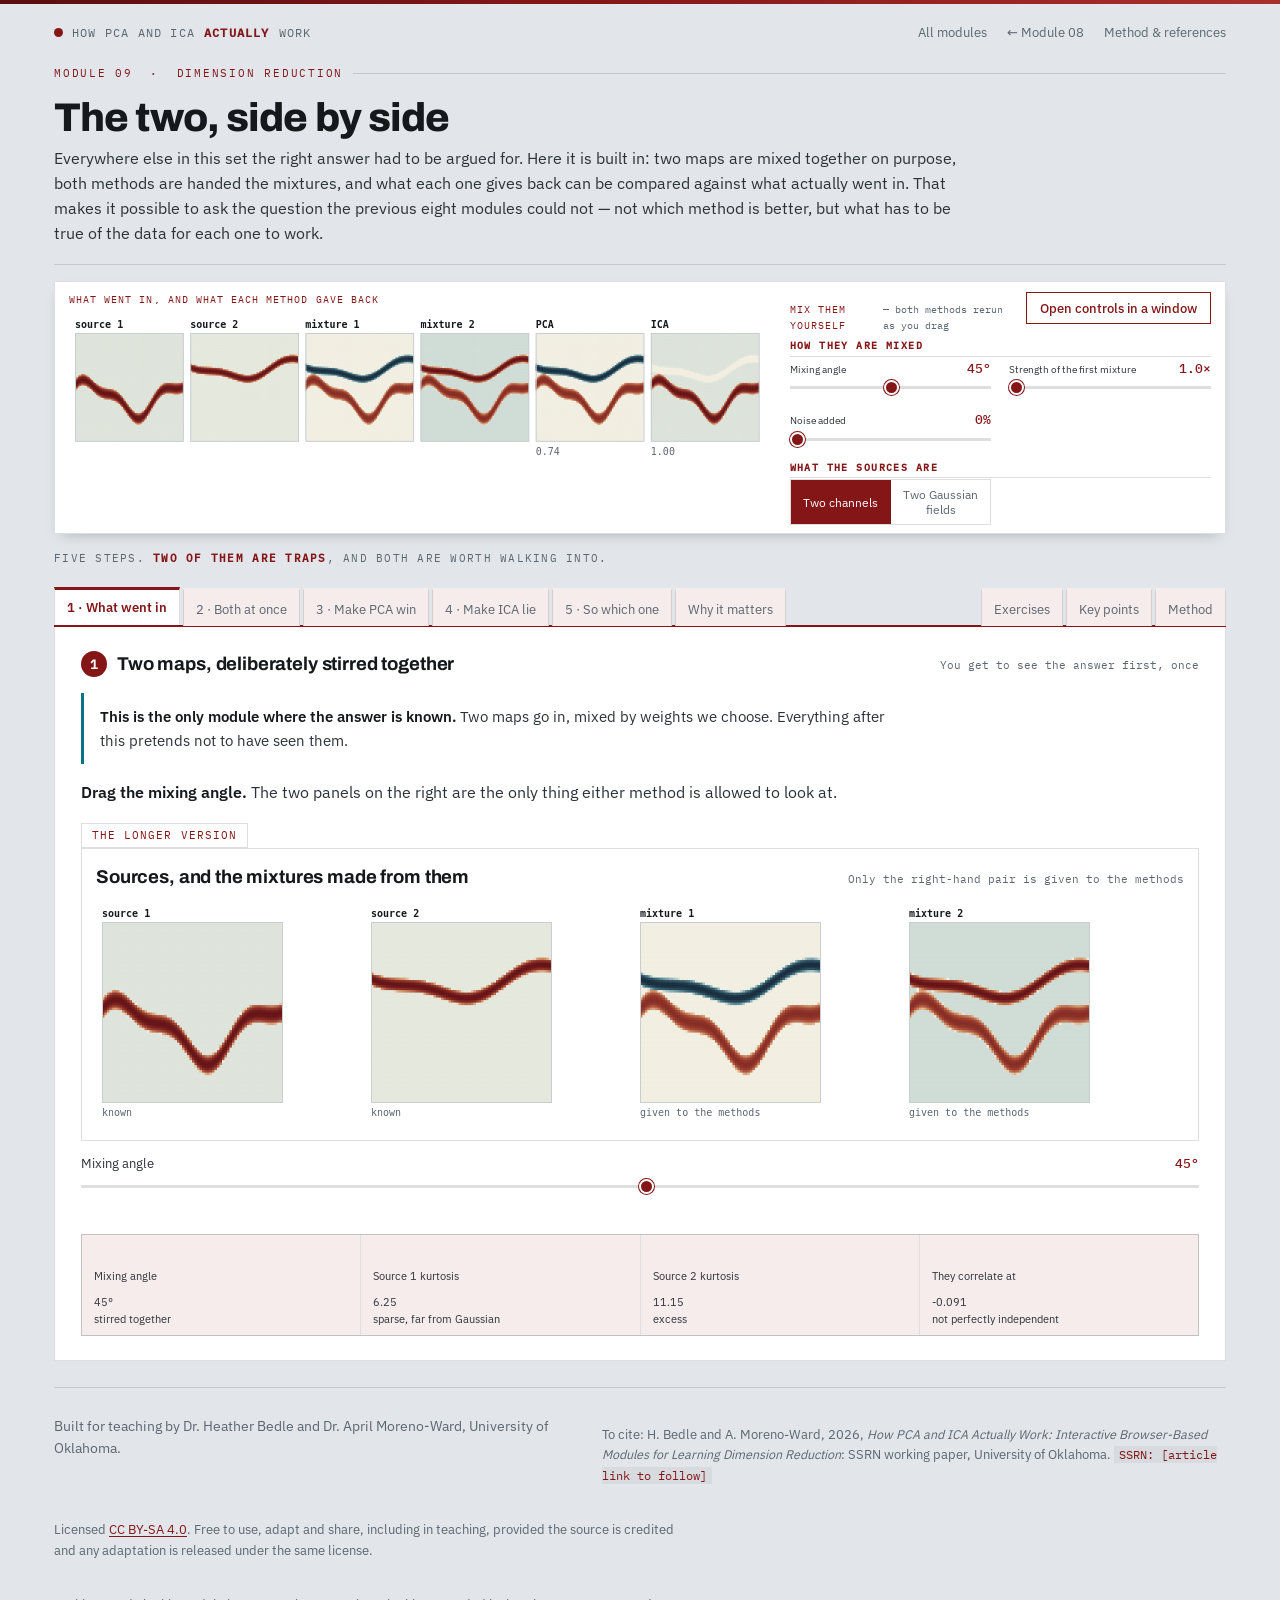
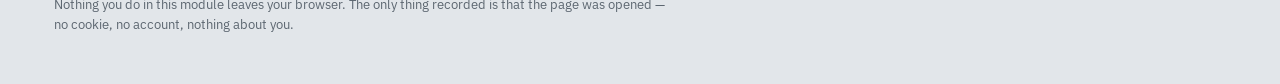
<file: modules/sidebyside.html>
<!DOCTYPE html>
<html lang="en">
<head>
<meta charset="utf-8">
<meta name="viewport" content="width=device-width, initial-scale=1">
<title>The two, side by side | How PCA and ICA Actually Work</title>
<meta name="description" content="Two known sources, mixed on purpose, put through both methods at once. Includes the mixing where PCA recovers the sources almost perfectly, the control that turns out to do nothing at all, and the Gaussian case where ICA looks like it succeeded and has not.">
<link rel="stylesheet" href="../assets/fonts.css">
<link rel="stylesheet" href="../assets/style.css">
</head>
<body>

<div class="wrap">
  <header class="masthead">
    <a class="brand" href="../index.html"><span class="dot"></span>How PCA and ICA <b>actually</b> work</a>
    <nav>
      <a href="../index.html">All modules</a>
      <a href="ica.html">← Module 08</a>
      <a href="#notes">Method &amp; references</a>
    </nav>
  </header>

  <div class="mod-head">
    <p class="eyebrow">Module 09 &nbsp;·&nbsp; Dimension reduction</p>
    <h1>The two, side by side</h1>
    <p class="sub">Everywhere else in this set the right answer had to be argued for. Here it is built in: two maps are mixed together on purpose, both methods are handed the mixtures, and what each one gives back can be compared against what actually went in. That makes it possible to ask the question the previous eight modules could not — not which method is better, but what has to be true of the data for each one to work.</p>
  </div>

  <div class="labhead">
    <div class="labgrid">
      <div>
        <p class="cap">What went in, and what each method gave back</p>
        <canvas id="cHead" aria-label="The two source maps, the two mixtures, and the components returned by each method"></canvas>
        <div class="score" id="score">
          <span class="say" id="scoreSay">try the mixing angle</span>
          <span class="track"><span class="fill" id="scoreFill"></span><span class="target" id="scoreTgt"></span></span>
          <span class="pct" id="scorePct">&mdash;</span>
        </div>
      </div>
      <div>
        <p class="cap">Mix them yourself <span>&mdash; both methods rerun as you drag</span></p>
        <div class="controls" id="winControls">
          <div class="ctl-col">
            <h2>How they are mixed</h2>
            <div class="ctl">
              <label for="ang">Mixing angle <span class="val" id="angV">45&deg;</span></label>
              <input type="range" data-key="ang" id="ang" min="0" max="89" step="1" value="45">
            </div>
            <div class="ctl">
              <label for="ratio">Strength of the first mixture
                <span class="val" id="ratioV">1.0&times;</span></label>
              <input type="range" data-key="ratio" id="ratio" min="0" max="12" step="1" value="0">
            </div>
            <div class="ctl">
              <label for="noise">Noise added <span class="val" id="noiseV">0%</span></label>
              <input type="range" data-key="noise" id="noise" min="0" max="60" step="10" value="0">
            </div>
          </div>
          <div class="ctl-col">
            <h2>What the sources are</h2>
            <div class="seg" id="segSrc" role="group" aria-label="Which sources">
              <button type="button" data-src="chan">Two channels</button>
              <button type="button" data-src="gauss">Two Gaussian fields</button>
            </div>
            <p class="hint-line" style="margin:6px 0 0">The second pair have the same covariance as the
              first and no shape at all. Step 4 is about what that does.</p>
          </div>
        </div>
      </div>
    </div>
  </div>

  <p class="tabhint">Five steps. <b>Two of them are traps</b>, and both are worth walking into.</p>
  <nav class="tabs" id="tabs" role="tablist" aria-label="Module steps">
    <button role="tab" data-tab="p1" aria-selected="false">1 · What went in</button>
    <button role="tab" data-tab="p2" aria-selected="false">2 · Both at once</button>
    <button role="tab" data-tab="p3" aria-selected="false">3 · Make PCA win</button>
    <button role="tab" data-tab="p4" aria-selected="false">4 · Make ICA lie</button>
    <button role="tab" data-tab="p5" aria-selected="false">5 · So which one</button>
    <button role="tab" data-tab="pw" aria-selected="false">Why it matters</button>
    <span class="gap"></span>
    <button role="tab" data-tab="pe" aria-selected="false">Exercises</button>
    <button role="tab" data-tab="pk" aria-selected="false">Key points</button>
    <button role="tab" data-tab="pm" aria-selected="false">Method</button>
  </nav>

  <!-- =============================== STEP 1 =============================== -->
  <section class="tabpane" id="p1" role="tabpanel" hidden>
    <div class="plot-head" style="margin-bottom:14px">
      <h3><span class="stepno">1</span>Two maps, deliberately stirred together</h3>
      <span class="hint">You get to see the answer first, once</span>
    </div>

    <p class="qbox"><b>This is the only module where the answer is known.</b> Two maps go in, mixed by
      weights we choose. Everything after this pretends not to have seen them.</p>

    <p class="lede"><b>Drag the mixing angle.</b> The two panels on the right are the only thing either
      method is allowed to look at.</p>

    <details class="reveal"><summary>The longer version</summary>
      <p class="lede">The two sources are the younger and older channel systems from the same synthetic
        survey the whole set uses, drawn as maps of where each one is. They are good sources for this
        because they are sparse — mostly empty, with a thin bright feature — which is exactly the kind
        of distribution module 07 showed is far from Gaussian.</p>
      <p class="lede">Each mixture is a weighted sum of both, with the weights set by the angle. At zero
        the two mixtures are the two sources. Turning the angle up stirs them together, and at
        forty-five degrees each mixture is an equal blend.</p></details>

    <div class="plot">
      <div class="plot-head">
        <h3>Sources, and the mixtures made from them</h3>
        <span class="hint">Only the right-hand pair is given to the methods</span>
      </div>
      <canvas id="c1" aria-label="The two source maps beside the two mixtures formed from them"></canvas>
    </div>
    <div class="ctl-row" style="display:flex;flex-wrap:wrap;gap:18px;margin:12px 0 0">
      <div class="ctl" style="flex:1 1 240px;min-width:220px">
        <label for="ang1">Mixing angle <span class="val" id="ang1V">45&deg;</span></label>
        <input type="range" data-key="ang" id="ang1" min="0" max="89" step="1" value="45">
      </div>
    </div>
    <div class="stats" id="s1"></div>
  </section>

  <!-- =============================== STEP 2 =============================== -->
  <section class="tabpane" id="p2" role="tabpanel" hidden>
    <div class="plot-head" style="margin-bottom:14px">
      <h3><span class="stepno">2</span>Both methods, same two mixtures</h3>
      <span class="hint">Compare each row against step 1</span>
    </div>

    <p class="lede"><b>Four maps. Two of them are the sources.</b> Neither method was shown which.</p>
    <p class="lede"><b>Now set the mixing angle to zero</b>, so the mixtures <em>are</em> the sources,
      already separated, nothing to undo. PCA still hands back two blends.</p>

    <details class="reveal"><summary>The longer version</summary>
      <p class="lede">Both methods get the same two mixtures, standardized the same way. PCA returns the
        two directions of greatest spread; ICA whitens first and then turns until each projection is as
        far from Gaussian as it can be made.</p>
      <p class="lede">The number under each map is how strongly it correlates with the source it comes
        closest to. One means the source came back exactly. The sign is meaningless, as module 04
        established, so the magnitude is what is quoted.</p></details>

    <div class="plot">
      <div class="plot-head">
        <h3>What each method returned</h3>
        <span class="hint">PCA above, ICA below</span>
      </div>
      <canvas id="c2" aria-label="The two components returned by PCA above the two returned by ICA, each labeled with how well it matches a source"></canvas>
    </div>
    <div class="ctl-row" style="display:flex;flex-wrap:wrap;gap:18px;margin:12px 0 0">
      <div class="ctl" style="flex:1 1 240px;min-width:220px">
        <label for="ang2">Mixing angle <span class="val" id="ang2V">45&deg;</span></label>
        <input type="range" data-key="ang" id="ang2" min="0" max="89" step="1" value="45">
      </div>
      <div class="ctl" style="flex:1 1 240px;min-width:220px">
        <label for="noise2">Noise added <span class="val" id="noise2V">0%</span></label>
        <input type="range" data-key="noise" id="noise2" min="0" max="60" step="10" value="0">
      </div>
    </div>
    <div class="stats" id="s2"></div>
  </section>

  <!-- =============================== STEP 3 =============================== -->
  <section class="tabpane" id="p3" role="tabpanel" hidden>
    <div class="plot-head" style="margin-bottom:14px">
      <h3><span class="stepno">3</span>Now make PCA win</h3>
      <span class="hint">It can be done, and that is the point</span>
    </div>

    <p class="lede"><b>Find a mixing angle where PCA recovers the sources as well as ICA does.</b> One
      exists. Fill the bar.</p>
    <p class="lede">Then try the strength slider, which looks like it ought to matter.</p>

    <details class="reveal"><summary>Why the curve has that shape</summary>
      <p class="lede">Module 03 found that with exactly two standardized attributes the first principal
        component always points at forty-five degrees, whatever the correlation between them. That result
        is doing all the work here. PCA's two directions are frozen at the diagonals before it sees
        anything, so the only question is whether the mixing happened to leave the sources sitting on
        those diagonals.</p>
      <p class="lede">At forty and fifty degrees it did, and PCA returns the sources at 0.991 and 0.999.
        At zero degrees it did not, and PCA takes two sources that arrived already separated and hands
        back two blends of them at 0.739 each.</p>
      <p class="lede">The spike down at exactly forty-five degrees is a different thing again, and it is
        the case module 04's Method tab said it was not covering. There the two mixtures are exactly
        uncorrelated and their two eigenvalues are both exactly 1.0000. When two eigenvalues are equal
        there is no widest direction &mdash; every direction is equally wide &mdash; so the answer is
        whatever the solver happened to produce, and it is not a property of the data at all.</p></details>

    <div class="plot">
      <div class="plot-head">
        <h3>How each method does at every mixing angle</h3>
        <span class="hint">Your angle marked in ink</span>
      </div>
      <canvas id="c3" aria-label="Recovery of the sources by each method plotted against the mixing angle"></canvas>
    </div>
    <div class="ctl-row" style="display:flex;flex-wrap:wrap;gap:18px;margin:12px 0 0">
      <div class="ctl" style="flex:1 1 240px;min-width:220px">
        <label for="ang3">Mixing angle <span class="val" id="ang3V">45&deg;</span></label>
        <input type="range" data-key="ang" id="ang3" min="0" max="89" step="1" value="45">
      </div>
      <div class="ctl" style="flex:1 1 240px;min-width:220px">
        <label for="ratio3">Strength of the first mixture
          <span class="val" id="ratio3V">1.0&times;</span></label>
        <input type="range" data-key="ratio" id="ratio3" min="0" max="12" step="1" value="0">
      </div>
    </div>
    <div class="stats" id="s3"></div>
    <div class="legend prose">
      <span>The strength slider changes one mixture by up to a factor of sixty and moves neither method's
        answer at all. Both standardize their inputs first, and standardizing divides that factor straight
        back out. It is on the page because it looks like it should matter, and finding out that it does
        not is worth more than being told.</span>
    </div>
  </section>

  <!-- =============================== STEP 4 =============================== -->
  <section class="tabpane" id="p4" role="tabpanel" hidden>
    <div class="plot-head" style="margin-bottom:14px">
      <h3><span class="stepno">4</span>Now make ICA lie</h3>
      <span class="hint">Switch the sources in the header</span>
    </div>

    <p class="lede"><b>Switch to the Gaussian fields.</b> ICA reports 0.98 against the true sources, so
      it looks like it worked.</p>
    <p class="lede"><b>It did not.</b> Run it again from four different starting rotations and the
      answers disagree with each other.</p>

    <details class="reveal"><summary>The longer version</summary>
      <p class="lede">Module 07 established that a Gaussian is the one shape non-Gaussianity cannot
        distinguish, so with Gaussian sources there is nothing for the search to find and any rotation is
        as good as any other. Whitening a mixture of two independent Gaussians already returns a rotation
        of them, so a lucky rotation can score well against the truth by accident.</p>
      <p class="lede">That is why measuring a method against a known answer is a weaker test than it
        looks. The test that catches this one is repeatability: change the starting rotation and see
        whether the answer changes. With the channel sources it does not. With Gaussian fields it
        does.</p></details>

    <div class="plot">
      <div class="plot-head">
        <h3>The same data, four different starting rotations</h3>
        <span class="hint">How much each run agrees with the first</span>
      </div>
      <canvas id="c4" aria-label="Agreement between independent component analysis runs started from four different rotations, for both kinds of source"></canvas>
    </div>
    <div class="ctl-row" style="display:flex;flex-wrap:wrap;gap:18px;margin:12px 0 0">
      <div class="ctl" style="flex:1 1 280px;min-width:260px">
        <h2 style="margin:0 0 6px">What the sources are</h2>
        <div class="seg" id="segSrc4" role="group" aria-label="Which sources">
          <button type="button" data-src="chan">Two channels</button>
          <button type="button" data-src="gauss">Two Gaussian fields</button>
        </div>
      </div>
    </div>
    <div class="stats" id="s4"></div>
  </section>

  <!-- =============================== STEP 5 =============================== -->
  <section class="tabpane" id="p5" role="tabpanel" hidden>
    <div class="plot-head" style="margin-bottom:14px">
      <h3><span class="stepno">5</span>What each one is for</h3>
      <span class="hint">Properties, not a recommendation</span>
    </div>

    <p class="lede">Nothing above says one method is better. It says they answer different questions and
      the data decides which question was the right one to ask.</p>

    <div class="plot">
      <div class="plot-head">
        <h3>The two, as properties</h3>
        <span class="hint">Everything here was measured in this set</span>
      </div>
      <canvas id="c5" aria-label="A side-by-side comparison of the properties of principal component analysis and independent component analysis"></canvas>
    </div>
    <div class="ctl-row" style="display:flex;flex-wrap:wrap;gap:18px;margin:12px 0 0">
      <div class="ctl" style="flex:1 1 280px;min-width:260px">
        <h2 style="margin:0 0 6px">Show</h2>
        <div class="seg" id="segTab" role="group" aria-label="Which comparison">
          <button type="button" data-cmp="what">What they do</button>
          <button type="button" data-cmp="out">What comes out</button>
          <button type="button" data-cmp="use">Where each is used</button>
        </div>
      </div>
    </div>
    <div class="stats" id="s5"></div>
    <div class="legend prose">
      <span>On the seismic attribute set from modules 06 to 08, the best independent component separated
        the channel at 6.30 and the best principal component at 3.11, against a best-found 9.34. That is
        one target on one synthetic survey, and it is an argument for trying the method rather than a
        general result.</span>
    </div>
  </section>

  <!-- ============================ WHY IT MATTERS =========================== -->
  <section class="tabpane" id="pw" role="tabpanel" hidden>
    <div class="plot-head" style="margin-bottom:14px">
      <h3>Why it matters</h3>
      <span class="hint">Where this shows up in real work</span>
    </div>
    <p class="lede">Real data never comes with the sources attached, so every judgment about whether a
      method worked has to be made without the comparison this module is built on.</p>
    <ul class="lede" style="padding-left:20px">
      <li><b>A good-looking result is not evidence.</b> Step 3 produces a near-perfect PCA recovery from
        a method with no mechanism for separating anything. Step 4 produces a near-perfect ICA recovery
        that is a coincidence. Both look like success.</li>
      <li><b>Repeatability is a test you can run without truth.</b> Re-run from a different start. If the
        components change, the data did not determine them. That works on a real survey, where measuring
        against the answer does not.</li>
      <li><b>Check whether a control does anything.</b> The strength slider here changes an input by a
        factor of sixty and moves nothing, because both methods standardize. Any parameter can be tested
        the same way in twenty seconds.</li>
      <li><b>A result that improves when you add noise is telling you something.</b> At 45 degrees here,
        noise takes PCA from 0.739 to 0.979, because it breaks a tie that had left the answer arbitrary.
        Nothing about the signal got better.</li>
      <li><b>Know what your sources are likely to look like.</b> ICA rests on the inputs being mixtures
        of a few non-Gaussian things. Sparse geological features qualify. Broad, smooth, diffuse ones do
        not, and on those ICA has nothing to work with.</li>
    </ul>
    <p class="lede"><b>Two points that are commonly confused.</b> The first is that ICA supersedes PCA.
      ICA is normally run <em>on</em> PCA-whitened data — it is an extra rotation after PCA has done its
      work, not a replacement for it. The second is that a method matching a known answer proves it
      works. Step 4 is a worked counterexample, and it is the reason the verification file for this set
      tests repeatability rather than accuracy on the Gaussian case.</p>
    <div class="legend prose">
      <span>The honest summary of the whole set: PCA answers "which combinations vary most", reliably and
        in one step. ICA answers "which combinations look like single causes", by searching, sometimes
        failing, and never ranking its answers. Neither answers "which combination is the reservoir", and
        module 11 is about that.</span>
    </div>
  </section>

  <!-- ============================== EXERCISES ============================= -->
  <section class="tabpane" id="pe" role="tabpanel" hidden>
    <div class="tryit" style="max-width:none">
      <h3>Exercises</h3>
      <ol>
        <li><b>Make PCA look like it works.</b>
          <em class="point">Why: a good result from a method that cannot do the job is the most dangerous
            thing in this set, and producing one yourself is the way to stop trusting appearances.</em>
          In step 3, hunt for the mixing angle that gives PCA its best recovery, then find its worst.
          <em class="predict">Before starting: PCA has no mechanism for separating sources. Commit to how
            well you expect it to be able to do.</em>
          <details class="reveal"><summary>Hint</summary><span class="ans">At 40 and 50 degrees PCA
            recovers the sources at 0.991 and 0.999 — visually indistinguishable from the ICA result. At
            0, 5 and 85 degrees it manages about 0.74. ICA sits between 0.996 and 1.000 at every angle.
            The reason is module 03: with two standardized attributes the principal components always
            point at 45 and 135 degrees, so PCA's answer is fixed before it sees the data and the only
            question is whether the mixing put the sources there. The worst case is the one that should
            be easiest — at 0 degrees the mixtures <em>are</em> the sources, already separated, and PCA
            blends them back together. On a real survey you would see the good case and conclude the
            method separated your geology, with no way of knowing you had been lucky in the
            mixing.</span></details></li>

        <li><b>Find the control that does nothing.</b>
          <em class="point">Why: a parameter that cannot matter is worth identifying, and the reason it
            cannot is module 03.</em>
          In step 3, take the strength slider from 1&times; to 60&times; and watch both recovery numbers.
          <details class="reveal"><summary>Hint</summary><span class="ans">Neither number moves, at any
            angle. Both methods Z-score their inputs before doing anything else, and standardizing
            divides out exactly the factor the slider applied. This is module 03's lesson arriving from
            the other direction: there the choice to standardize changed the answer completely, and here
            it is what makes a sixtyfold change in the data irrelevant. Both are the same fact. It is
            worth running this check on any parameter in any package — change it by a large factor, and
            if nothing moves, it is being removed somewhere upstream.</span></details></li>

        <li><b>Catch ICA succeeding by accident.</b>
          <em class="point">Why: this is why the verification file for this set tests repeatability and
            not accuracy.</em>
          Switch the sources to the Gaussian fields in the header, read ICA's recovery against the true
          sources, then look at the four starts in step 4.
          <details class="reveal"><summary>Hint</summary><span class="ans">ICA reports 0.981 and 0.978
            against the true sources, which reads as a success. But four runs from different starting
            rotations agree with the first at 0.593, 0.565, 0.473 and 0.962 — they are not finding the
            same thing as each other, so none of them found anything. Whitening a mixture of two
            independent Gaussians already returns a rotation of them, so one rotation out of many scored
            well by luck. With the channel sources the same four runs agree at essentially 1.000. The
            difference between those two patterns is the test, and unlike the recovery number it can be
            run on data whose answer is unknown.</span></details></li>

        <li><b>Add noise and watch PCA get better.</b>
          <em class="point">Why: it is the clearest possible demonstration that PCA&rsquo;s result here
            is about geometry rather than about signal.</em>
          In step 2, set the mixing angle to 45 degrees and take the noise from 0 to 60%.
          <em class="predict">Before starting: commit to what noise will do to each method.</em>
          <details class="reveal"><summary>Hint</summary><span class="ans">PCA goes from 0.739 with no
            noise at all to 0.979 at 20% — adding noise nearly perfects it. ICA goes the other way, from
            0.996 down to 0.976, and by 60% the two are level at about 0.855. The reason PCA improves is
            the degeneracy in step 3: at exactly 45 degrees the two eigenvalues are identical and PCA has
            no preferred direction, so its answer is arbitrary. Independent noise added to each mixture
            breaks that tie, gives PCA a direction to prefer, and the direction it then prefers happens
            to be a good one. Nothing about the signal improved. If a result gets better when you add
            noise, what you are looking at is a property of the arrangement and not of the
            data.</span></details></li>

        <li><b>Write down when you would use each.</b>
          <em class="point">Why: the answer is a property of the data, and stating it in advance is how
            you avoid choosing by habit.</em>
          In step 5, read the three comparison tables, then answer for your own data: are the attributes
          likely to be mixtures of a few sparse effects, or one broad continuum?
          <details class="reveal"><summary>Hint</summary><span class="ans">If the attributes are
            redundant and you want them compressed, decorrelated, or reduced to three channels for a
            blend, PCA does that exactly, in one step, reproducibly, with a ranking. If you believe a few
            distinct physical effects are superimposed in your attributes and you want them pulled apart,
            ICA is the method built for that — provided those effects are sparse or otherwise
            non-Gaussian, which sparse geological features usually are and broad smooth trends usually
            are not. The two are not alternatives in practice: ICA is normally run on PCA-whitened data,
            so the real question is whether to stop after PCA or keep going.</span></details></li>
      </ol>
    </div>
  </section>

  <!-- ============================= KEY POINTS ============================= -->
  <section class="tabpane" id="pk" role="tabpanel" hidden>
    <div class="takeaway">
      <h3>If you remember nothing else</h3>
      <ul>
        <li><b>PCA can appear to unmix sources.</b> At one mixing angle here it recovers both at 0.991
          and at another 0.739 &mdash; and the worst case is zero mixing, where the sources arrive
          already separated and it blends them back together.</li>
        <li><b>That is module 03 arriving with teeth.</b> With two standardized attributes the components
          always point at 45 degrees, so PCA&rsquo;s answer is fixed before it sees the data.</li>
        <li><b>ICA can appear to succeed on data it cannot handle.</b> With Gaussian sources it scores
          0.98 against the truth and four different starts disagree with each other.</li>
        <li><b>Repeatability is the test you can actually run.</b> Re-run from a different start. It
          works without knowing the answer, which is the situation you are always in.</li>
        <li><b>A control that changes an input sixtyfold and moves nothing</b> is being standardized away
          upstream. Test any parameter this way.</li>
        <li><b>ICA is an extra rotation after PCA, not a replacement for it.</b> The whitening step is
          PCA.</li>
        <li><b>The choice is a statement about your data.</b> Mixtures of a few sparse effects suit ICA.
          Redundancy you want compressed suits PCA.</li>
      </ul>
    </div>
  </section>

  <!-- =============================== METHOD =============================== -->
  <section class="tabpane" id="pm" role="tabpanel" hidden>
    <div class="plot-head" style="margin-bottom:14px">
      <h3 id="notes">Method</h3>
      <span class="hint">What is computed, and what is left out</span>
    </div>
    <p class="lede"><b>The sources</b> are maps of where each channel system sits in the same synthetic
      survey the rest of the set uses: for each trace, a value that peaks on the channel axis and falls
      to zero at its margin, and zero everywhere else. Both are standardized. They are sparse and
      strongly non-Gaussian, with excess kurtosis of 6.25 and 11.15, which is what makes them suitable
      sources. They are not quite independent of each other — the two channels cross, so the maps
      correlate at &minus;0.091 — and a perfectly independent pair is not available from real
      geology.</p>
    <p class="lede"><b>The mixing</b> is a rotation by the chosen angle followed by a scaling of the
      first mixture by the strength slider, which runs from 1&times; to 60&times; in half-decade steps.
      Noise, when added, is Gaussian and independent on each mixture. At a mixing angle of zero the two
      mixtures are the two sources.</p>
    <p class="lede"><b>Both methods are run standardized</b>, which is the correlation route of module
      03 and the arrangement ICA implementations use anyway. That is why the strength slider has no
      effect: standardizing divides it straight back out. It was left on the page deliberately.</p>
    <p class="lede"><b>Recovery</b> is the largest absolute correlation between a returned component and
      a true source, taking the best match for each source. Absolute, because the sign of a component is
      arbitrary. Taking the best match, because the order is arbitrary too. Both of those conventions
      hide a real difficulty that modules 04 and 08 cover: on real data there is no true source to match
      against and the matching is done by eye.</p>
    <p class="lede"><b>The degenerate case at forty-five degrees.</b> There the two mixtures are exactly
      uncorrelated and both eigenvalues are 1.0000, so the principal directions are genuinely undetermined
      and what the solver returns is an artifact of the solver. Module 04's Method tab lists repeated
      eigenvalues as something that does not arise on real attribute data and is the reason textbook
      uniqueness statements carry a condition. It arises here, on constructed data, and it is left in
      rather than designed around because it is the honest thing for the curve to do.</p>
    <p class="lede"><b>Simplifications, stated plainly.</b> Two sources and two mixtures is the smallest
      case that shows anything, and a real problem has more of both. The mixing is linear and the same
      everywhere in the survey, which is the assumption ICA rests on and which real data does not always
      satisfy. The sources are known exactly, which never happens. Every number on this page is one
      synthetic survey and should be read as an illustration of a mechanism rather than as a measured
      property of seismic data in general.</p>
    <p class="lede"><b>Where this departs from production software.</b> Nowhere in the arithmetic. The
      comparison itself is not something a package offers, because it needs the sources, and assembling
      it is the reason this module exists.</p>
    <details class="reveal">
      <summary>References</summary>
      <ul class="lede" style="padding-left:20px">
        <li>Hyvärinen, A., and E. Oja, 2000, Independent component analysis: algorithms and applications:
          <em>Neural Networks</em>, <b>13</b>, 411&ndash;430.</li>
        <li>Comon, P., 1994, Independent component analysis, a new concept?: <em>Signal Processing</em>,
          <b>36</b>, 287&ndash;314.</li>
        <li>Jolliffe, I. T., 2002, <em>Principal Component Analysis</em>, 2nd ed.: Springer.</li>
        <li>Lubo-Robles, D., and K. J. Marfurt, 2019, Independent component analysis for reservoir
          geomorphology and unsupervised seismic facies classification in the Taranaki Basin, New
          Zealand: <em>Interpretation</em>, <b>7</b>, SE19&ndash;SE42.</li>
        <li>Lubo-Robles, D., H. Bedle, K. J. Marfurt, and M. J. Pranter, 2023, Evaluation of principal
          component analysis for seismic attribute selection and self-organizing maps for seismic facies
          discrimination in the presence of gas hydrates: <em>Marine and Petroleum Geology</em>,
          <b>150</b>, 106097.</li>
      </ul>
    </details>
  </section>

  <section class="nextup" id="nextup" hidden>
    <p class="eyebrow">Next up</p>
    <h3>10 · What counts as a dimension in seismic data</h3>
    <p>Everything so far has treated an attribute as a dimension. A window of time samples is a dimension
      too, and so is a frequency. Same arithmetic, three different meanings for an eigenvector, and
      eigenvectors that come out as wavelets.</p>
    <a class="btn ghost" href="dimensions.html">Module 10 →</a>
  </section>

  <div class="pager" id="pager" hidden>
    <a class="btn ghost" href="ica.html">← Module 08: ICA, whiten then rotate</a>
    <a class="btn ghost" href="../index.html">All modules</a>
    <a class="btn ghost" href="dimensions.html">Module 10: what counts as a dimension →</a>
  </div>

  <footer>
    <div class="foot-grid">
      <p>Built for teaching by Dr. Heather Bedle and Dr. April Moreno-Ward, University of Oklahoma.</p>
      <p class="lic">To cite: H. Bedle and A. Moreno-Ward, 2026, <i>How PCA and ICA Actually Work:
        Interactive Browser-Based Modules for Learning Dimension Reduction</i>: SSRN working paper,
        University of Oklahoma. <span class="k">SSRN: [article link to follow]</span></p>
      <p class="lic">Licensed <a href="https://creativecommons.org/licenses/by-sa/4.0/">CC BY-SA 4.0</a>.
        Free to use, adapt and share, including in teaching, provided the source is credited and any
        adaptation is released under the same license.</p>
      <p class="lic">Nothing you do in this module leaves your browser. The only thing recorded is that
        the page was opened &mdash; no cookie, no account, nothing about you.</p>
    </div>
  </footer>
</div>

<script src="../assets/count.js"></script>
<script src="../assets/popout.js"></script>
<script src="../assets/panelout.js"></script>
<script src="../assets/glossary.js"></script>
<script src="../assets/score.js"></script>
<script src="../assets/multivar.js"></script>
<script src="../assets/attrfield.js"></script>
<script>
(function () {
  'use strict';

  if (typeof MV === 'undefined' || typeof AF === 'undefined') {
    var el = document.createElement('div');
    el.setAttribute('style', 'background:#841617;color:#fff;padding:14px 18px;margin:16px 0;' +
      'font:13px/1.6 ui-monospace,Menlo,monospace');
    el.textContent = 'This module could not load assets/multivar.js and assets/attrfield.js. It ' +
      'expects them one directory up, at ../assets/, and file names are case-sensitive on GitHub Pages.';
    var w0 = document.querySelector('.wrap');
    (w0 || document.body).insertBefore(el, w0 ? w0.firstChild : null);
    return;
  }

  var $ = function (id) { return document.getElementById(id); };
  var CRIM = '#841617', TEAL = '#0B7285', SLATE = '#5C6670', INK = '#16191C';
  var NX = 72, NY = 72, N = NX * NY;

  var DEF = { ang: 45, ratio: 0, noise: 0, src: 'chan', cmp: 'what', tab: 'p1' };
  var S = MV.readState(DEF);
  S.ang = Math.max(0, Math.min(89, Math.round(S.ang)));
  S.ratio = Math.max(0, Math.min(12, Math.round(S.ratio)));
  S.noise = Math.max(0, Math.min(60, Math.round(S.noise / 10) * 10));
  if (S.src !== 'chan' && S.src !== 'gauss') S.src = 'chan';
  if (['what', 'out', 'use'].indexOf(S.cmp) < 0) S.cmp = 'what';

  var CAN_LINK = location.protocol !== 'file:';
  function saveState() {
    if (!CAN_LINK) return;
    try { MV.writeState(S, DEF); } catch (e) { /* nothing shareable */ }
  }

  function gainOf() { return Math.pow(10, S.ratio / 7); }   // 1x to about 60x

  /* =====================================================================
     THE SOURCES

     Two maps of where each channel system is. Sparse, strongly non-Gaussian,
     and not quite independent of each other, because the two channels cross
     and real geology does not come in independent pieces.
     ===================================================================== */

  function standardize(m) {
    var mu = MV.mean(m), sd = MV.std(m, mu) || 1, o = new Float64Array(m.length);
    for (var i = 0; i < m.length; i++) o[i] = (m[i] - mu) / sd;
    return o;
  }
  function lcg(seed) {
    var s = (seed >>> 0) || 1;
    return function () { s = (1664525 * s + 1013904223) >>> 0; return s / 4294967296; };
  }

  var SRC = null;
  function sources() {
    if (SRC) return SRC;
    function channel(spec) {
      var m = new Float64Array(N), ix, iy;
      for (ix = 0; ix < NX; ix++) for (iy = 0; iy < NY; iy++) {
        var yc = AF.centerline(ix, NX, spec) * (NY - 1);
        var d = Math.abs(iy - yc) / (spec.halfWidth * (NY - 1));
        m[ix * NY + iy] = d <= 1 ? Math.sqrt(Math.max(0, 1 - d * d)) : 0;
      }
      return standardize(m);
    }
    function field(seed) {
      var r = lcg(seed), o = new Float64Array(N), i;
      for (i = 0; i < N; i++) {
        o[i] = Math.sqrt(-2 * Math.log(Math.max(r(), 1e-12))) * Math.cos(2 * Math.PI * r());
      }
      return standardize(o);
    }
    SRC = {
      chan: [channel(AF.YOUNG), channel(AF.OLD)],
      gauss: [field(11), field(23)]
    };
    return SRC;
  }
  function srcNow() { return sources()[S.src]; }

  /* The mixtures: rotate the two sources together, then scale the first. */
  var MIXC = {};
  function mixture() {
    var key = S.src + '|' + S.ang + '|' + S.ratio + '|' + S.noise;
    if (MIXC[key]) return MIXC[key];
    var s = srcNow(), th = S.ang * Math.PI / 180;
    var c = Math.cos(th), sn = Math.sin(th), g = gainOf();
    var r = lcg(4242), nz = S.noise / 100;
    var x1 = new Float64Array(N), x2 = new Float64Array(N), i;
    for (i = 0; i < N; i++) {
      var n1 = 0, n2 = 0;
      if (nz > 0) {
        n1 = Math.sqrt(-2 * Math.log(Math.max(r(), 1e-12))) * Math.cos(2 * Math.PI * r());
        n2 = Math.sqrt(-2 * Math.log(Math.max(r(), 1e-12))) * Math.cos(2 * Math.PI * r());
      }
      x1[i] = g * (c * s[0][i] - sn * s[1][i]) + nz * n1;
      x2[i] = (sn * s[0][i] + c * s[1][i]) + nz * n2;
    }
    MIXC[key] = [x1, x2];
    return MIXC[key];
  }

  function absCorr(a, b) {
    var ma = MV.mean(a), mb = MV.mean(b);
    var sa = MV.std(a, ma) || 1, sb = MV.std(b, mb) || 1, s = 0;
    for (var i = 0; i < a.length; i++) s += (a[i] - ma) * (b[i] - mb);
    return Math.abs(s / a.length / (sa * sb));
  }
  /* How well a set of returned components recovers the sources: for each
     source, the best match among the components. Absolute because the sign is
     arbitrary; best match because the order is too. */
  function recovery(found) {
    var s = srcNow();
    return s.map(function (q) {
      return Math.max.apply(null, found.map(function (f) { return absCorr(q, f); }));
    });
  }

  var RUNC = {};
  function results() {
    var key = S.src + '|' + S.ang + '|' + S.ratio + '|' + S.noise;
    if (RUNC[key]) return RUNC[key];
    var X = mixture();
    var P = MV.pca(X, { standardize: true });
    var I = MV.fastICA(X, 2, { contrast: 'logcosh', standardize: true });
    RUNC[key] = {
      X: X, pca: P.scores, ica: I.S,
      pcaRec: recovery(P.scores), icaRec: recovery(I.S)
    };
    return RUNC[key];
  }

  /* Recovery at every mixing angle, for the curve in step 3. Computed once
     per source type and noise level, since it is twenty ICA runs. */
  var CURVEC = {};
  function curve() {
    var key = S.src + '|' + S.noise;
    if (CURVEC[key]) return CURVEC[key];
    var keep = S.ang, out = [], a;
    for (a = 0; a <= 89; a += 5) {
      S.ang = a;
      var r = results();
      out.push({ ang: a, pca: Math.min(r.pcaRec[0], r.pcaRec[1]),
                 ica: Math.min(r.icaRec[0], r.icaRec[1]) });
    }
    S.ang = keep;
    CURVEC[key] = out;
    return out;
  }

  /* Four seeded restarts, and how much each agrees with the reference run.
     This is the test that works without knowing the sources. */
  var STARTC = {};
  function starts() {
    var key = S.src + '|' + S.ang + '|' + S.noise;
    if (STARTC[key]) return STARTC[key];
    var X = mixture();
    var ref = MV.fastICA(X, 2, { contrast: 'logcosh', standardize: true });
    var out = [1, 2, 3, 4].map(function (sd) {
      var alt = MV.fastICA(X, 2, { contrast: 'logcosh', standardize: true, seed: sd * 7919 });
      return Math.max(absCorr(alt.S[0], ref.S[0]), absCorr(alt.S[0], ref.S[1]));
    });
    STARTC[key] = out;
    return out;
  }

  /* =====================================================================
     DRAWING
     ===================================================================== */

  function contentWidth(el) {
    var p = el.parentElement || el;
    var cs = getComputedStyle(p);
    return Math.max(260, p.clientWidth - parseFloat(cs.paddingLeft) - parseFloat(cs.paddingRight));
  }

  function fit(id, w, h) {
    var c = $(id);
    if (!c) return null;
    var dpr = window.devicePixelRatio || 1;
    c.style.width = w + 'px';
    c.style.height = h + 'px';
    c.width = Math.round(w * dpr);
    c.height = Math.round(h * dpr);
    var ctx = c.getContext('2d');
    ctx.setTransform(dpr, 0, 0, dpr, 0, 0);
    ctx.clearRect(0, 0, w, h);
    ctx.font = '11px ui-monospace,Menlo,monospace';
    return ctx;
  }

  function cmap(t) {
    t = Math.max(0, Math.min(1, t));
    var stops = [[26, 47, 63], [61, 109, 125], [166, 196, 198], [244, 240, 227],
                 [214, 156, 110], [166, 71, 52], [102, 20, 24]];
    var u = t * (stops.length - 1), i = Math.min(stops.length - 2, Math.floor(u)), f = u - i;
    var a = stops[i], b = stops[i + 1];
    return 'rgb(' + Math.round(a[0] + (b[0] - a[0]) * f) + ',' +
      Math.round(a[1] + (b[1] - a[1]) * f) + ',' +
      Math.round(a[2] + (b[2] - a[2]) * f) + ')';
  }

  function drawMap(ctx, r, m, title, sub) {
    var q = Math.max(Math.abs(AF.percentile(m, 0.01)), Math.abs(AF.percentile(m, 0.99))) || 1;
    var cw = r.w / NX, ch = r.h / NY, ix, iy;
    for (ix = 0; ix < NX; ix++) for (iy = 0; iy < NY; iy++) {
      ctx.fillStyle = cmap((m[ix * NY + iy] + q) / (2 * q));
      ctx.fillRect(r.x + ix * cw, r.y + (NY - 1 - iy) * ch, cw + 0.6, ch + 0.6);
    }
    ctx.save();
    ctx.strokeStyle = '#C9CDD2';
    ctx.strokeRect(r.x + 0.5, r.y + 0.5, r.w, r.h);
    if (title) {
      ctx.fillStyle = INK;
      ctx.textAlign = 'left';
      ctx.font = '600 10px ui-monospace,Menlo,monospace';
      ctx.fillText(title, r.x, r.y - 5);
    }
    if (sub) {
      ctx.fillStyle = SLATE;
      ctx.textAlign = 'left';
      ctx.font = '10px ui-monospace,Menlo,monospace';
      ctx.fillText(sub, r.x, r.y + r.h + 14);
    }
    ctx.restore();
  }

  function grid(ctx, r, y0, y1, nx, ny, yfmt) {
    ctx.save();
    ctx.fillStyle = SLATE;
    ctx.strokeStyle = '#E4E7EA';
    ctx.lineWidth = 1;
    var i, X, Y, v;
    for (i = 0; i <= nx; i++) {
      X = r.x + r.w * i / nx;
      ctx.beginPath(); ctx.moveTo(X, r.y); ctx.lineTo(X, r.y + r.h); ctx.stroke();
    }
    ctx.textAlign = 'right';
    for (i = 0; i <= ny; i++) {
      v = y0 + (y1 - y0) * i / ny;
      Y = r.y + r.h - r.h * i / ny;
      ctx.beginPath(); ctx.moveTo(r.x, Y); ctx.lineTo(r.x + r.w, Y); ctx.stroke();
      ctx.fillText(yfmt ? yfmt(v) : v.toFixed(1), r.x - 8, Y + 4);
    }
    ctx.strokeStyle = '#C9CDD2';
    ctx.strokeRect(r.x + 0.5, r.y + 0.5, r.w, r.h);
    ctx.restore();
  }

  /* =====================================================================
     HEADER: the whole story in one row
     ===================================================================== */

  function drawHead() {
    var host = $('cHead');
    if (!host || host.offsetParent === null) return;
    var w = contentWidth(host);
    var size = Math.min(122, (w - 56) / 6);
    var ctx = fit('cHead', w, size + 46);
    if (!ctx) return;
    var s = srcNow(), R = results();
    var gap = Math.max(6, (w - 12 - 6 * size) / 6);
    var panels = [
      [s[0], 'source 1', ''],
      [s[1], 'source 2', ''],
      [R.X[0], 'mixture 1', ''],
      [R.X[1], 'mixture 2', ''],
      [R.pca[bestFor(R.pca)], 'PCA', R.pcaRec[0].toFixed(2)],
      [R.ica[bestFor(R.ica)], 'ICA', R.icaRec[0].toFixed(2)]
    ];
    panels.forEach(function (p, k) {
      var r = { x: 6 + k * (size + gap), y: 20, w: size, h: size };
      drawMap(ctx, r, p[0], p[1], p[2]);
    });
  }

  /* Which returned component matches the first source best. */
  function bestFor(list) {
    var s = srcNow()[0], b = 0, i;
    for (i = 1; i < list.length; i++) {
      if (absCorr(s, list[i]) > absCorr(s, list[b])) b = i;
    }
    return b;
  }

  /* =====================================================================
     STEPS
     ===================================================================== */

  function drawStep1() {
    var host = $('c1');
    if (!host || host.offsetParent === null) return;
    var w = contentWidth(host);
    var size = Math.min(180, (w - 90) / 4);
    var ctx = fit('c1', w, size + 46);
    if (!ctx) return;
    var s = srcNow(), X = mixture();
    var gap = Math.max(12, (w - 12 - 4 * size) / 4);
    [[s[0], 'source 1', 'known'], [s[1], 'source 2', 'known'],
     [X[0], 'mixture 1', 'given to the methods'],
     [X[1], 'mixture 2', 'given to the methods']].forEach(function (p, k) {
      var r = { x: 6 + k * (size + gap), y: 20, w: size, h: size };
      drawMap(ctx, r, p[0], p[1], p[2]);
    });
  }

  function drawStep2() {
    var host = $('c2');
    if (!host || host.offsetParent === null) return;
    var w = contentWidth(host);
    var size = Math.min(170, (w - 70) / 2);
    var ctx = fit('c2', w, 2 * (size + 40));
    if (!ctx) return;
    var R = results();
    var gap = Math.max(16, (w - 12 - 2 * size) / 2);
    [['PCA', R.pca, R.pcaRec], ['ICA', R.ica, R.icaRec]].forEach(function (row, ri) {
      row[1].forEach(function (m, k) {
        var r = { x: 6 + k * (size + gap), y: 22 + ri * (size + 40), w: size, h: size };
        var rec = Math.max(absCorr(srcNow()[0], m), absCorr(srcNow()[1], m));
        drawMap(ctx, r, m, row[0] + ' component ' + (k + 1),
          'matches a source at ' + rec.toFixed(3));
      });
    });
  }

  function drawStep3() {
    var host = $('c3');
    if (!host || host.offsetParent === null) return;
    var w = contentWidth(host), h = 280;
    var ctx = fit('c3', w, h);
    if (!ctx) return;
    var C = curve();
    var r = { x: 56, y: 14, w: w - 56 - 24, h: h - 14 - 52 };
    grid(ctx, r, 0.5, 1, 6, 5, function (v) { return v.toFixed(2); });
    [['ica', TEAL, 'ICA'], ['pca', CRIM, 'PCA']].forEach(function (q) {
      ctx.save();
      ctx.strokeStyle = q[1];
      ctx.lineWidth = 2.4;
      ctx.beginPath();
      C.forEach(function (p, i) {
        var X = r.x + p.ang / 90 * r.w;
        var Y = r.y + r.h - (Math.max(0.5, Math.min(1, p[q[0]])) - 0.5) / 0.5 * r.h;
        if (i === 0) ctx.moveTo(X, Y); else ctx.lineTo(X, Y);
      });
      ctx.stroke();
      ctx.restore();
    });
    var XC = r.x + S.ang / 90 * r.w;
    ctx.save();
    ctx.strokeStyle = INK;
    ctx.lineWidth = 1.6;
    ctx.setLineDash([4, 4]);
    ctx.beginPath(); ctx.moveTo(XC, r.y); ctx.lineTo(XC, r.y + r.h); ctx.stroke();
    ctx.restore();
    ctx.save();
    ctx.textAlign = 'left';
    ctx.fillStyle = TEAL;
    ctx.fillText('ICA', r.x + 8, r.y + 16);
    ctx.fillStyle = CRIM;
    ctx.fillText('PCA', r.x + 50, r.y + 16);
    ctx.fillStyle = SLATE;
    ctx.textAlign = 'center';
    ctx.fillText('mixing angle, degrees', r.x + r.w / 2, r.y + r.h + 32);
    ctx.restore();
  }

  function drawStep4() {
    var host = $('c4');
    if (!host || host.offsetParent === null) return;
    var w = contentWidth(host), h = 270;
    var ctx = fit('c4', w, h);
    if (!ctx) return;
    var keep = S.src, rows = [], k;
    ['chan', 'gauss'].forEach(function (which) {
      S.src = which;
      rows.push({ which: which, agree: starts().slice(), rec: results().icaRec.slice() });
    });
    S.src = keep;
    var r = { x: 66, y: 14, w: w - 66 - 24, h: h - 14 - 56 };
    grid(ctx, r, 0, 1, 4, 5, function (v) { return v.toFixed(1); });
    var cw = r.w / 4;
    rows.forEach(function (row, ri) {
      row.agree.forEach(function (v, i) {
        var cx = r.x + (i + 0.5) * cw;
        var bw = cw * 0.26;
        var y = r.y + r.h - v * r.h;
        ctx.save();
        ctx.globalAlpha = (row.which === S.src) ? 0.92 : 0.30;
        ctx.fillStyle = ri === 0 ? TEAL : CRIM;
        ctx.fillRect(cx + (ri === 0 ? -0.30 : 0.04) * cw, y, bw, r.y + r.h - y);
        ctx.restore();
        if (row.which === S.src) {
          ctx.save();
          ctx.fillStyle = INK;
          ctx.textAlign = 'center';
          ctx.font = '10px ui-monospace,Menlo,monospace';
          ctx.fillText(v.toFixed(3), cx + (ri === 0 ? -0.17 : 0.17) * cw, y - 5);
          ctx.restore();
        }
      });
    });
    for (k = 0; k < 4; k++) {
      ctx.save();
      ctx.fillStyle = SLATE;
      ctx.textAlign = 'center';
      ctx.font = '10px ui-monospace,Menlo,monospace';
      ctx.fillText('start ' + (k + 1), r.x + (k + 0.5) * cw, r.y + r.h + 18);
      ctx.restore();
    }
    ctx.save();
    ctx.textAlign = 'left';
    ctx.fillStyle = TEAL;
    ctx.fillText('two channels \u2014 every start agrees', r.x + 8, r.y + 16);
    ctx.fillStyle = CRIM;
    ctx.fillText('two Gaussian fields \u2014 they do not', r.x + 8, r.y + 32);
    ctx.fillStyle = SLATE;
    ctx.textAlign = 'center';
    ctx.fillText('agreement with the reference run', r.x + r.w / 2, r.y + r.h + 36);
    ctx.restore();
  }

  var TABLES = {
    what: ['What it maximizes', [
      ['PCA', 'the spread along a direction'],
      ['ICA', 'how far the projection is from Gaussian'],
      ['PCA', 'uses variances and covariances only'],
      ['ICA', 'uses third and fourth order statistics as well'],
      ['PCA', 'solved in one step, always the same answer'],
      ['ICA', 'searched for, and the search can fail to converge']
    ]],
    out: ['What comes out', [
      ['PCA', 'components ranked by variance, with eigenvalues'],
      ['ICA', 'components with no ranking and variance 1 each'],
      ['PCA', 'perpendicular by construction'],
      ['ICA', 'not required to be perpendicular in the original space'],
      ['PCA', 'sign arbitrary, order fixed'],
      ['ICA', 'sign, order and scale all arbitrary']
    ]],
    use: ['Where each is used', [
      ['PCA', 'compressing a redundant attribute set'],
      ['PCA', 'decorrelating inputs before clustering'],
      ['PCA', 'reducing many volumes to three for an RGB blend'],
      ['PCA', 'whitening \u2014 which is the first step of ICA'],
      ['ICA', 'pulling apart effects superimposed in several attributes'],
      ['ICA', 'only where those effects are sparse or otherwise non-Gaussian']
    ]]
  };

  function drawStep5() {
    var host = $('c5');
    if (!host || host.offsetParent === null) return;
    var w = contentWidth(host);
    var T = TABLES[S.cmp], rows = T[1];
    var rowH = 34;
    var ctx = fit('c5', w, rows.length * rowH + 44);
    if (!ctx) return;
    ctx.save();
    ctx.fillStyle = INK;
    ctx.textAlign = 'left';
    ctx.font = '600 12px ui-monospace,Menlo,monospace';
    ctx.fillText(T[0], 8, 18);
    ctx.restore();
    rows.forEach(function (row, i) {
      var y = 32 + i * rowH;
      ctx.save();
      if (i % 2 === 0) {
        ctx.fillStyle = '#F4F6F7';
        ctx.fillRect(8, y, w - 16, rowH - 2);
      }
      ctx.fillStyle = row[0] === 'PCA' ? CRIM : TEAL;
      ctx.font = '600 11px ui-monospace,Menlo,monospace';
      ctx.textAlign = 'left';
      ctx.fillText(row[0], 18, y + 21);
      ctx.fillStyle = INK;
      ctx.font = '12px system-ui, -apple-system, sans-serif';
      ctx.fillText(row[1], 66, y + 21);
      ctx.restore();
    });
  }

  /* =====================================================================
     SCORE AND READOUTS
     ===================================================================== */

  function scoreNow() {
    var C = curve();
    var best = 0, worst = 1, i;
    for (i = 0; i < C.length; i++) {
      if (C[i].pca > best) best = C[i].pca;
      if (C[i].pca < worst) worst = C[i].pca;
    }
    var R = results();
    var now = Math.min(R.pcaRec[0], R.pcaRec[1]);
    return { now: now, best: best, worst: worst, pct: 100 * now / best };
  }

  function drawScore() {
    var s = scoreNow();
    SCORE.set({ now: s.now, best: s.best, worst: s.worst, key: 'pca-' + S.src,
      verb: 'drag the mixing angle',
      won: 'PCA just recovered the sources',
      next: 'nothing about PCA changed \u2014 only the mixing' });
  }

  function stat(label, value, note) {
    return '<div class="stat"><span class="lab">' + label + '</span>' +
      '<span class="num">' + value + '</span>' +
      (note ? '<span class="sub">' + note + '</span>' : '') + '</div>';
  }

  function drawStats() {
    var R = results();
    if ($('s1')) {
      var s = srcNow();
      $('s1').innerHTML =
        stat('Mixing angle', S.ang + '\u00b0', S.ang === 0 ? 'no mixing at all' : 'stirred together') +
        stat('Source 1 kurtosis', MV.kurtosis(s[0]).toFixed(2),
          S.src === 'chan' ? 'sparse, far from Gaussian' : 'Gaussian') +
        stat('Source 2 kurtosis', MV.kurtosis(s[1]).toFixed(2), 'excess') +
        stat('They correlate at', MV.corr(s)[0][1].toFixed(3), 'not perfectly independent');
    }
    if ($('s2')) {
      $('s2').innerHTML =
        stat('PCA recovery', R.pcaRec.map(function (v) { return v.toFixed(3); }).join(' / '),
          'each source, best match') +
        stat('ICA recovery', R.icaRec.map(function (v) { return v.toFixed(3); }).join(' / '),
          'each source, best match') +
        stat('Mixing angle', S.ang + '\u00b0', 'set above') +
        stat('Noise', S.noise + '%', 'added to each mixture');
    }
    if ($('s3')) {
      var C = curve(), bp = C[0], wp = C[0], i;
      for (i = 1; i < C.length; i++) {
        if (C[i].pca > bp.pca) bp = C[i];
        if (C[i].pca < wp.pca) wp = C[i];
      }
      $('s3').innerHTML =
        stat('PCA here', Math.min(R.pcaRec[0], R.pcaRec[1]).toFixed(3), 'at ' + S.ang + '\u00b0') +
        stat('PCA at its best', bp.pca.toFixed(3), 'at ' + bp.ang + '\u00b0') +
        stat('PCA at its worst', wp.pca.toFixed(3), 'at ' + wp.ang + '\u00b0') +
        stat('Strength slider', gainOf().toFixed(1) + '\u00d7', 'and it changes nothing');
    }
    if ($('s4')) {
      var ag = starts();
      var lo = Math.min.apply(null, ag), hi = Math.max.apply(null, ag);
      $('s4').innerHTML =
        stat('Sources', S.src === 'chan' ? 'two channels' : 'Gaussian',
          S.src === 'chan' ? 'sparse' : 'Gaussian') +
        stat('ICA recovery', R.icaRec.map(function (v) { return v.toFixed(3); }).join(' / '),
          'looks like success either way') +
        stat('Starts agree from', lo.toFixed(3), 'up to ' + hi.toFixed(3)) +
        stat('Verdict', lo > 0.95 ? 'determined' : 'not determined',
          lo > 0.95 ? 'the data fixed the answer' : 'the start fixed it');
    }
    if ($('s5')) {
      $('s5').innerHTML =
        stat('On the attribute set', '6.30', 'best independent component') +
        stat('Best principal component', '3.11', 'same target, same six attributes') +
        stat('Best single attribute', '6.40', 'peak frequency, on its own') +
        stat('Best found', '9.34', 'the discriminant direction');
    }
  }

  /* =====================================================================
     WIRING
     ===================================================================== */

  var PANES = ['p1', 'p2', 'p3', 'p4', 'p5', 'pw', 'pe', 'pk', 'pm'];

  function syncLabels() {
    ['ang', 'ang1', 'ang2', 'ang3'].forEach(function (id) {
      var e = $(id); if (e) e.value = S.ang;
      var v = $(id + 'V'); if (v) v.textContent = S.ang + '\u00b0';
    });
    ['ratio', 'ratio3'].forEach(function (id) {
      var e = $(id); if (e) e.value = S.ratio;
      var v = $(id + 'V'); if (v) v.textContent = gainOf().toFixed(1) + '\u00d7';
    });
    ['noise', 'noise2'].forEach(function (id) {
      var e = $(id); if (e) e.value = S.noise;
      var v = $(id + 'V'); if (v) v.textContent = S.noise + '%';
    });
    document.querySelectorAll('#segSrc button, #segSrc4 button').forEach(function (b) {
      var on = b.dataset.src === S.src;
      b.classList.toggle('on', on);
      b.setAttribute('aria-pressed', on);
    });
    document.querySelectorAll('#segTab button').forEach(function (b) {
      var on = b.dataset.cmp === S.cmp;
      b.classList.toggle('on', on);
      b.setAttribute('aria-pressed', on);
    });
  }

  function drawAll() {
    drawHead();
    drawStep1(); drawStep2(); drawStep3(); drawStep4(); drawStep5();
    drawStats();
    drawScore();
  }

  function showTab(id) {
    PANES.forEach(function (q) { var el = $(q); if (el) el.hidden = q !== id; });
    document.querySelectorAll('#tabs button').forEach(function (b) {
      b.setAttribute('aria-selected', b.dataset.tab === id);
    });
    var lab = document.querySelector('.labhead');
    if (lab) lab.hidden = !/^p[1-4]$/.test(id);
    // the challenge is step 3, where the reader is asked to make PCA look good
    SCORE.show(id === 'p3');
    var done = (id === 'pe' || id === 'pk' || id === 'pm');
    if ($('nextup')) $('nextup').hidden = !(id === 'pk' || id === 'pm');
    if ($('pager')) $('pager').hidden = !done;
    S.tab = id;
    drawAll();
    saveState();
    offerInvite(id);
  }

  /* The mixing angle drifts once, when the step that asks for a hunt appears,
     and returns to exactly where it started. */
  function offerInvite(id) {
    if (id !== 'p3') return;
    var a0 = S.ang;
    SCORE.invite(function (phase) {
      S.ang = Math.max(0, Math.min(89, Math.round(a0 + 12 * Math.sin(phase * Math.PI * 2))));
      syncLabels(); drawAll();
    }, { key: 'mix', frames: 34 });
  }

  document.querySelectorAll('#tabs button').forEach(function (b) {
    b.addEventListener('click', function () { showTab(b.dataset.tab); });
  });
  document.querySelectorAll('#segSrc button, #segSrc4 button').forEach(function (b) {
    b.addEventListener('click', function () {
      S.src = b.dataset.src;
      SCORE.reset();
      syncLabels(); drawAll(); saveState();
    });
  });
  document.querySelectorAll('#segTab button').forEach(function (b) {
    b.addEventListener('click', function () {
      S.cmp = b.dataset.cmp; syncLabels(); drawAll(); saveState();
    });
  });

  document.addEventListener('input', function (ev) {
    var t = ev.target;
    if (!t || t.tagName !== 'INPUT') return;
    var key = t.dataset.key || t.id;
    if (!(key in DEF)) return;
    S[key] = parseFloat(t.value);
    syncLabels(); drawAll(); saveState();
  });

  var rt;
  window.addEventListener('resize', function () {
    clearTimeout(rt);
    rt = setTimeout(drawAll, 140);
  });

  syncLabels();
  showTab(PANES.indexOf(S.tab) >= 0 ? S.tab : 'p1');

  window.__M09 = {
    set: function (k, v) { S[k] = v; syncLabels(); drawAll(); },
    recovery: function () {
      var R = results();
      return { pca: R.pcaRec.slice(), ica: R.icaRec.slice(),
               ang: S.ang, gain: gainOf(), noise: S.noise, src: S.src };
    },
    curve: function () { return curve(); },
    starts: function () { return starts(); },
    score: function () { return scoreNow(); },
    sourceStats: function () {
      var s = srcNow();
      return { k1: MV.kurtosis(s[0]), k2: MV.kurtosis(s[1]), r: MV.corr(s)[0][1] };
    }
  };
})();
</script>
</body>
</html>
</file>
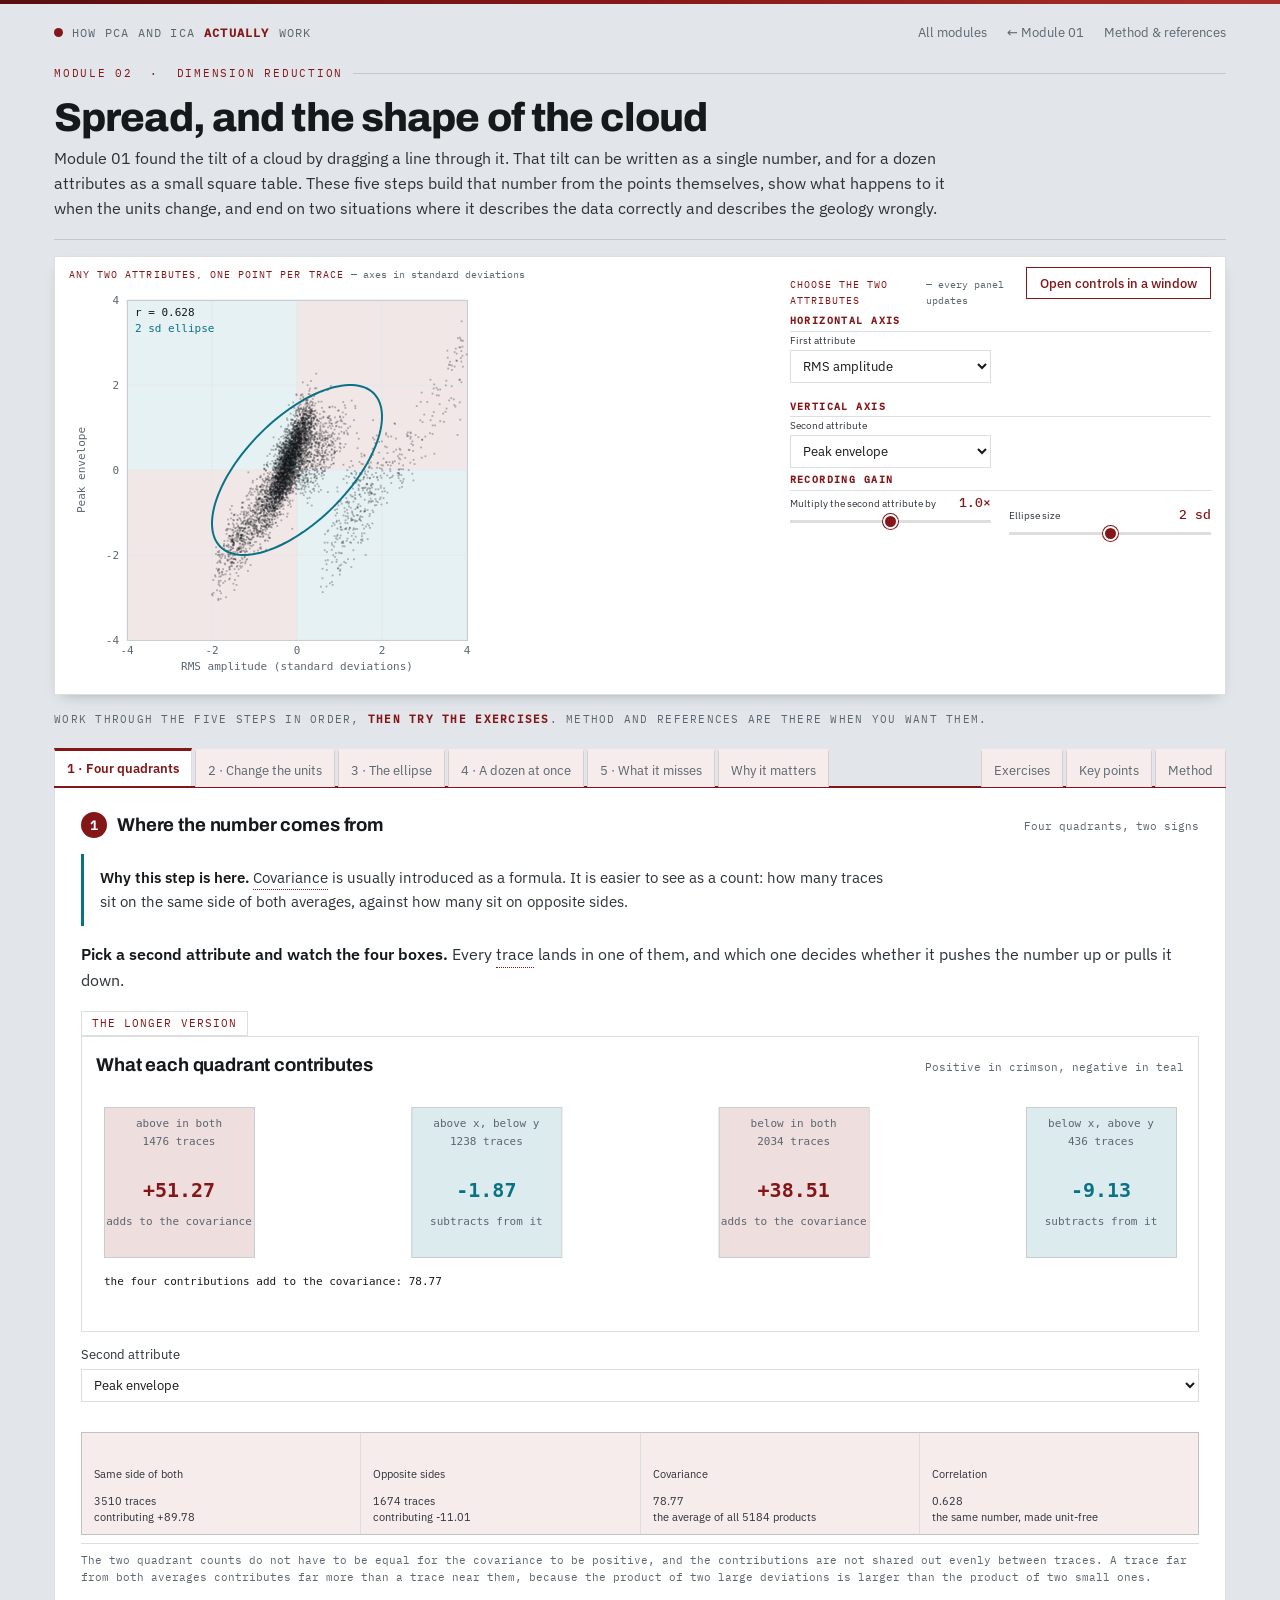
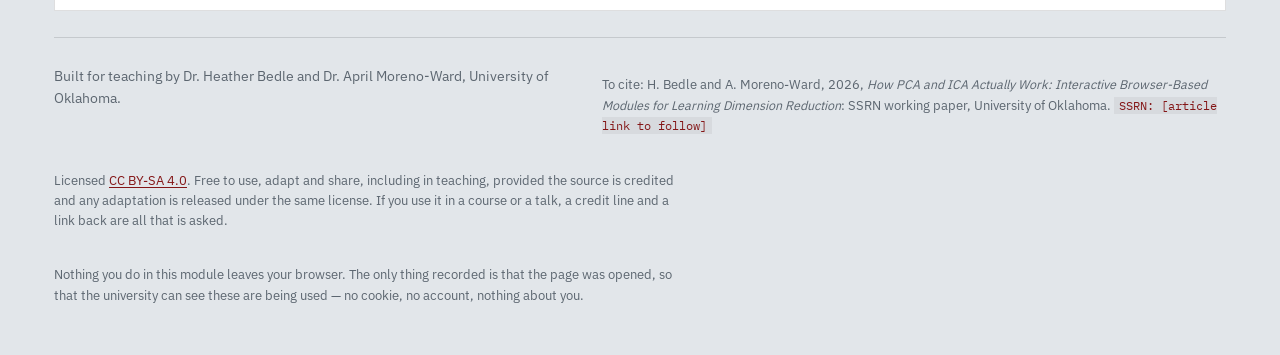
<file: modules/spread.html>
<!DOCTYPE html>
<html lang="en">
<head>
<meta charset="utf-8">
<meta name="viewport" content="width=device-width, initial-scale=1">
<title>Spread, and the shape of the cloud | How PCA and ICA Actually Work</title>
<meta name="description" content="Covariance and correlation, built from the products of deviations. Why covariance changes when the units do and correlation does not, what the ellipse is, how to read a correlation matrix for a dozen attributes at once, and the two situations where a single correlation is actively misleading.">
<link rel="stylesheet" href="../assets/fonts.css">
<link rel="stylesheet" href="../assets/style.css">
</head>
<body>

<div class="wrap">
  <header class="masthead">
    <a class="brand" href="../index.html"><span class="dot"></span>How PCA and ICA <b>actually</b> work</a>
    <nav>
      <a href="../index.html">All modules</a>
      <a href="directions.html">← Module 01</a>
      <a href="#notes">Method &amp; references</a>
    </nav>
  </header>

  <div class="mod-head">
    <p class="eyebrow">Module 02 &nbsp;·&nbsp; Dimension reduction</p>
    <h1>Spread, and the shape of the cloud</h1>
    <p class="sub">Module 01 found the tilt of a cloud by dragging a line through it. That tilt can be written as a single number, and for a dozen attributes as a small square table. These five steps build that number from the points themselves, show what happens to it when the units change, and end on two situations where it describes the data correctly and describes the geology wrongly.</p>
  </div>

  <div class="labhead">
    <div class="labgrid">
      <div>
        <p class="cap">Any two attributes, one point per trace <span>&mdash; axes in standard deviations</span></p>
        <canvas id="cHead" aria-label="Crossplot of two chosen seismic attributes with the four quadrants shaded and the correlation ellipse drawn"></canvas>
      </div>
      <div>
        <p class="cap">Choose the two attributes <span>&mdash; every panel updates</span></p>
        <div class="controls" id="winControls">
          <div class="ctl-col">
            <h2>Horizontal axis</h2>
            <div class="ctl">
              <label for="fx">First attribute</label>
              <select id="fx" data-key="fx"></select>
            </div>
            <h2 style="margin-top:12px">Vertical axis</h2>
            <div class="ctl">
              <label for="fy">Second attribute</label>
              <select id="fy" data-key="fy"></select>
            </div>
          </div>
          <div class="ctl-col">
            <h2>Recording gain</h2>
            <div class="ctl">
              <label for="gain">Multiply the second attribute by
                <span class="val" id="gainV">1.0&times;</span></label>
              <input type="range" data-key="gain" id="gain" min="-10" max="10" step="1" value="0">
            </div>
            <p class="hint-line" style="margin:6px 0 0">A rescaling of one attribute, of the kind that
              happens when a volume is written out in different units. Step 2 is about what it does to
              each of the two numbers.</p>
            <div class="ctl" style="margin-top:12px">
              <label for="sd">Ellipse size <span class="val" id="sdV">2 sd</span></label>
              <input type="range" data-key="sd" id="sd" min="1" max="3" step="1" value="2">
            </div>
          </div>
        </div>
      </div>
    </div>
  </div>

  <p class="tabhint">Work through the five steps in order, <b>then try the exercises</b>.
    Method and references are there when you want them.</p>
  <nav class="tabs" id="tabs" role="tablist" aria-label="Module steps">
    <button role="tab" data-tab="p1" aria-selected="false">1 · Four quadrants</button>
    <button role="tab" data-tab="p2" aria-selected="false">2 · Change the units</button>
    <button role="tab" data-tab="p3" aria-selected="false">3 · The ellipse</button>
    <button role="tab" data-tab="p4" aria-selected="false">4 · A dozen at once</button>
    <button role="tab" data-tab="p5" aria-selected="false">5 · What it misses</button>
    <button role="tab" data-tab="pw" aria-selected="false">Why it matters</button>
    <span class="gap"></span>
    <button role="tab" data-tab="pe" aria-selected="false">Exercises</button>
    <button role="tab" data-tab="pk" aria-selected="false">Key points</button>
    <button role="tab" data-tab="pm" aria-selected="false">Method</button>
  </nav>

  <!-- =============================== STEP 1 =============================== -->
  <section class="tabpane" id="p1" role="tabpanel" hidden>
    <div class="plot-head" style="margin-bottom:14px">
      <h3><span class="stepno">1</span>Where the number comes from</h3>
      <span class="hint">Four quadrants, two signs</span>
    </div>

    <p class="qbox"><b>Why this step is here.</b> Covariance is usually introduced as a formula. It is
      easier to see as a count: how many traces sit on the same side of both averages, against how many
      sit on opposite sides.</p>


    

    <p class="lede"><b>Pick a second attribute and watch the four boxes.</b> Every trace lands in one of them, and which one decides whether it pushes the number up or pulls it down.</p>

    <details class="reveal"><summary>The longer version</summary>
        <p class="lede">Take one trace. Subtract the survey average from its value in the first attribute,
        and subtract the survey average from its value in the second. Multiply those two deviations
        together. If the trace is above average in both, the product is positive. If it is below average
        in both, both deviations are negative and the product is positive again. If it is above average in
        one and below in the other, the product is negative.</p>
        <p class="lede">Covariance is the average of that product over every trace. The panel below sorts the
        traces into the four quadrants and shows what each contributes. A cloud that leans one way has
        most of its traces in the two positive quadrants; a round cloud has them spread evenly and the
        positive and negative contributions cancel.</p>
            </details>
<div class="plot">
      <div class="plot-head">
        <h3>What each quadrant contributes</h3>
        <span class="hint">Positive in crimson, negative in teal</span>
      </div>
      <canvas id="c1" aria-label="The four quadrants of the crossplot with the trace count and summed product of each"></canvas>
    </div>
    <div class="ctl-row" style="display:flex;flex-wrap:wrap;gap:18px;margin:12px 0 0">
      <div class="ctl" style="flex:1 1 240px;min-width:220px">
        <label for="fy1">Second attribute</label>
        <select id="fy1" data-key="fy"></select>
      </div>
    </div>
    <div class="stats" id="s1"></div>
    <div class="legend prose">
      <span>The two quadrant counts do not have to be equal for the covariance to be positive, and the
        contributions are not shared out evenly between traces. A trace far from both averages
        contributes far more than a trace near them, because the product of two large deviations is
        larger than the product of two small ones.</span>
    </div>
  </section>

  <!-- =============================== STEP 2 =============================== -->
  <section class="tabpane" id="p2" role="tabpanel" hidden>
    <div class="plot-head" style="margin-bottom:14px">
      <h3><span class="stepno">2</span>Multiply one attribute by ten</h3>
      <span class="hint">One number moves, the other does not</span>
    </div>


    

    <p class="lede"><b>Drag the gain to 10&times;.</b> One of the two numbers below follows it. The other does not move at all.</p>

    <details class="reveal"><summary>The longer version</summary>
        <p class="lede">Covariance carries the units of both attributes multiplied together. Amplitude times
        amplitude, or amplitude times hertz. That makes its size depend on how the attributes happen to
        have been written out, and two volumes describing identical rocks in different units give
        different covariances.</p>
        <p class="lede">Correlation removes that dependence by dividing the covariance by both standard
        deviations before reporting it. What is left is a pure number between minus one and one. The two
        panels below share a single horizontal axis of gain, so the difference between the two behaviors
        can be read straight down.</p>
            </details>
<div class="plot">
      <div class="plot-head">
        <h3>Covariance and correlation as the gain changes</h3>
        <span class="hint">One shared gain axis, both fixed</span>
      </div>
      <canvas id="c2" aria-label="Covariance and correlation plotted against a gain applied to the second attribute, sharing one horizontal axis"></canvas>
    </div>
    <div class="ctl-row" style="display:flex;flex-wrap:wrap;gap:18px;margin:12px 0 0">
      <div class="ctl" style="flex:1 1 240px;min-width:220px">
        <label for="gain2">Multiply the second attribute by
          <span class="val" id="gain2V">1.0&times;</span></label>
        <input type="range" data-key="gain" id="gain2" min="-10" max="10" step="1" value="0">
      </div>
    </div>
    <div class="stats" id="s2"></div>
    <div class="legend prose">
      <span>The covariance curve is drawn against its value at a gain of one, because its actual size
        runs over several decades across this slider and no fixed axis would hold it. The correlation
        curve is drawn against its own scale, which never needs to move.</span>
    </div>
  </section>

  <!-- =============================== STEP 3 =============================== -->
  <section class="tabpane" id="p3" role="tabpanel" hidden>
    <div class="plot-head" style="margin-bottom:14px">
      <h3><span class="stepno">3</span>The ellipse is the two numbers, drawn</h3>
      <span class="hint">Change the pair and watch it thin</span>
    </div>


    

    <p class="lede"><b>Change the pair.</b> Every pair of attributes in the set is a dot on the curve below. Yours is the crimson one.</p>

    <details class="reveal"><summary>The longer version</summary>
        <p class="lede">Two variances and one covariance are three numbers, and three numbers specify an
        ellipse. Drawn onto the cloud it encloses the traces within a chosen number of standard
        deviations, and its shape says the same thing the correlation does: a nearly circular ellipse
        means the two attributes are close to unrelated, and a thin one means they are close to being the
        same measurement twice.</p>
        <p class="lede">The ratio of the long axis to the short one is fixed by the correlation alone when
        both axes are drawn in standard deviations, which is how this panel is scaled. That is a different
        picture from module 01, where both axes were in the same amplitude units and the angle of the long
        axis was the quantity being hunted. Neither picture is more correct; they answer different
        questions, and which one is on screen has to be known before an angle read off it means anything.</p>
            </details>
<div class="plot">
      <div class="plot-head">
        <h3>Ellipse ratio against correlation</h3>
        <span class="hint">Every attribute pair in the set, plotted</span>
      </div>
      <canvas id="c3" aria-label="The ratio of the ellipse axes plotted against correlation for every pair of attributes, with the chosen pair marked"></canvas>
    </div>
    <div class="ctl-row" style="display:flex;flex-wrap:wrap;gap:18px;margin:12px 0 0">
      <div class="ctl" style="flex:1 1 200px;min-width:180px">
        <label for="sd3">Ellipse size <span class="val" id="sd3V">2 sd</span></label>
        <input type="range" data-key="sd" id="sd3" min="1" max="3" step="1" value="2">
      </div>
      <div class="ctl" style="flex:1 1 240px;min-width:220px">
        <label for="fy3">Second attribute</label>
        <select id="fy3" data-key="fy"></select>
      </div>
    </div>
    <div class="stats" id="s3"></div>
  </section>

  <!-- =============================== STEP 4 =============================== -->
  <section class="tabpane" id="p4" role="tabpanel" hidden>
    <div class="plot-head" style="margin-bottom:14px">
      <h3><span class="stepno">4</span>Eleven attributes, fifty-five pairs</h3>
      <span class="hint">Raise the threshold and watch what survives</span>
    </div>


    

    <p class="lede"><b>Push the threshold up.</b> The weak pairs fade out and the groups that are saying the same thing stay dark.</p>

    <details class="reveal"><summary>What the attributes in this matrix measure</summary>
      <p class="lede">Eleven attributes are computed over the same window. Three of them &mdash; RMS
        amplitude, mean absolute amplitude and peak absolute amplitude &mdash; are different summaries of
        how strong the reflections are, so they are expected to agree. Peak envelope is the same idea
        computed from the analytic trace. Peak frequency and spectral bandwidth describe the shape of the
        window&rsquo;s spectrum rather than its size, and respond to interference between closely spaced
        reflections. Coherence is the lateral similarity of neighboring traces and the amplitude
        gradient is the rate of lateral change, so both fall at edges. The two GLCM measures describe
        texture. Sweetness is the envelope divided by the square root of peak frequency, so it is built
        from two of the others.</p>
      <p class="lede">Any underlined term opens a definition, and each links out to the module set where
        that attribute is taught properly. Two things worth carrying into the matrix: attributes built
        from each other are guaranteed to correlate, and a low coherence value has several possible
        causes &mdash; a channel margin, a fault, or steeply dipping strata, since the version used here
        does not follow dip.</p></details>

    <details class="reveal"><summary>The longer version</summary>
        <p class="lede">With more than two attributes the same calculation is done for every pair and
        collected into a square table. The diagonal is each attribute with itself, which is one by
        construction. Everything off the diagonal is a pair, and the table is symmetric, so half of it
        repeats the other half.</p>
        <p class="lede">Read as an image, the table is the fastest way to see redundancy in an attribute set
        before any method is run on it. Raising the threshold below hides the weak pairs and leaves the
        groups: attributes that are measuring nearly the same thing cluster into blocks that stay dark
        while everything around them fades.</p>
            </details>
<div class="plot">
      <div class="plot-head">
        <h3>The correlation matrix</h3>
        <span class="hint">Crimson positive, teal negative</span>
      </div>
      <canvas id="c4" aria-label="Correlation matrix of eleven seismic attributes drawn as a shaded grid"></canvas>
    </div>
    <div class="ctl-row" style="display:flex;flex-wrap:wrap;gap:18px;margin:12px 0 0">
      <div class="ctl" style="flex:1 1 260px;min-width:220px">
        <label for="thr">Hide pairs weaker than
          <span class="val" id="thrV">0.00</span></label>
        <input type="range" data-key="thr" id="thr" min="0" max="95" step="5" value="0">
      </div>
    </div>
    <div class="stats" id="s4"></div>
    <div class="legend prose">
      <span>Nothing here is ordered by anything but the list the attributes were computed in. Software
        that groups a correlation matrix into blocks has reordered the rows and columns to do it, which
        changes the picture and none of the numbers.</span>
    </div>
  </section>

  <!-- =============================== STEP 5 =============================== -->
  <section class="tabpane" id="p5" role="tabpanel" hidden>
    <div class="plot-head" style="margin-bottom:14px">
      <h3><span class="stepno">5</span>Two ways a correlation misleads</h3>
      <span class="hint">Switch between them below</span>
    </div>

    <p class="lede">Correlation measures how well a straight line through the cloud describes it. Where
      the relationship is not a straight line, or where the cloud is really two clouds, the number comes
      back looking perfectly respectable and means something other than what it appears to.</p>
    <p class="lede" id="p5lede">The two cases below are both taken from the same synthetic survey. Use
      the control under the panel to restrict the data, and watch the correlation readout as you do.</p>

    <div class="plot">
      <div class="plot-head">
        <h3 id="c5title">A relationship that bends</h3>
        <span class="hint">Binned means in teal over the points</span>
      </div>
      <canvas id="c5" aria-label="Crossplot showing either bed thickness against amplitude, or one attribute pair split by facies"></canvas>
    </div>
    <div class="ctl-row" style="display:flex;flex-wrap:wrap;gap:18px;margin:12px 0 0">
      <div class="ctl" style="flex:1 1 260px;min-width:240px">
        <h2 style="margin:0 0 6px">Which case</h2>
        <div class="seg" id="segCase" role="group" aria-label="Which demonstration">
          <button type="button" data-case="bend">A bend</button>
          <button type="button" data-case="pop">Two populations</button>
        </div>
      </div>
      <div class="ctl" id="ctlBend" style="flex:1 1 240px;min-width:220px">
        <label for="tlo">Thinnest bed included <span class="val" id="tloV">2 ms</span></label>
        <input type="range" data-key="tlo" id="tlo" min="2" max="20" step="1" value="2">
        <label for="thi" style="margin-top:8px">Thickest bed included
          <span class="val" id="thiV">26 ms</span></label>
        <input type="range" data-key="thi" id="thi" min="8" max="26" step="1" value="26">
      </div>
      <div class="ctl" id="ctlPop" style="flex:1 1 240px;min-width:220px" hidden>
        <h2 style="margin:0 0 6px">Which traces</h2>
        <div class="seg" id="segPop" role="group" aria-label="Which traces to include">
          <button type="button" data-pop="all">All</button>
          <button type="button" data-pop="bg">Background</button>
          <button type="button" data-pop="ch">Channel</button>
        </div>
        <label for="fy5" style="margin-top:10px">Second attribute</label>
        <select id="fy5" data-key="fy"></select>
      </div>
    </div>
    <div class="stats" id="s5"></div>
    <div class="legend prose">
      <span>Bed thickness is read from the model that built the survey rather than measured from the
        seismic, because the point of the panel is to compare an attribute against something known
        exactly. On real data the thickness would itself be an estimate, with its own errors, and the
        scatter would be wider.</span>
    </div>
  </section>

  <!-- ============================ WHY IT MATTERS =========================== -->
  <section class="tabpane" id="pw" role="tabpanel" hidden>
    <div class="plot-head" style="margin-bottom:14px">
      <h3>Why it matters</h3>
      <span class="hint">Where this shows up in real work</span>
    </div>
    <p class="lede">The covariance matrix is the input to principal component analysis, and everything
      PCA can see about a dataset it sees through that matrix. Knowing what the matrix keeps and what it
      throws away is knowing in advance what the method can and cannot find.</p>
    <ul class="lede" style="padding-left:20px">
      <li><b>Choosing an attribute set.</b> Adding a tenth attribute that correlates at 0.95 with one
        already in the set adds a dimension and almost no information. The matrix says so before
        anything is run.</li>
      <li><b>Reading someone else's crossplot.</b> A tilt on screen is a tilt in whatever units the axes
        were drawn in. Two figures of the same two attributes can lean at different angles and both be
        correct.</li>
      <li><b>Quoting a correlation in a report.</b> A single number describes a straight line through
        one population. Where a survey contains two facies, the number can be produced almost entirely
        by the difference between them.</li>
      <li><b>Anticipating what PCA will do.</b> Second-order statistics are all that PCA has. Anything
        that does not show up in a covariance matrix will not show up in a principal
        component either, which is the opening that module 07 walks through.</li>
    </ul>
    <p class="lede"><b>Two points that are commonly confused.</b> The first is treating a low correlation
      as evidence that two attributes are unrelated. It is evidence that no straight line relates them,
      and step 5 shows a strong, well understood physical relationship reported at a number that hides
      its own reversal. The second is treating a high correlation as evidence that one attribute causes
      or predicts the other. Both may be responding to a third thing neither of them measures.</p>
    <div class="legend prose">
      <span>Every number in this module is descriptive. None of it decides anything, and the decisions
        start in module 03, where the same data give two different answers depending on a choice that is
        easy to make without noticing.</span>
    </div>
  </section>

  <!-- ============================== EXERCISES ============================= -->
  <section class="tabpane" id="pe" role="tabpanel" hidden>
    <div class="tryit" style="max-width:none">
      <h3>Exercises</h3>
      <ol>
        <li><b>Take one attribute out of its units.</b>
          <em class="point">Why: this is the difference that decides whether a method is run on a
            covariance matrix or a correlation matrix, which is the whole of module 03.</em>
          With RMS amplitude and peak envelope selected, move the gain slider from 1&times; to 10&times;
          and read the covariance and the correlation at each stop.
          <em class="predict">Before starting: if the second attribute is multiplied by ten, by what
            factor does the covariance change? Commit to a number.</em>
          <details class="reveal"><summary>Hint</summary><span class="ans">Covariance goes from 78.8 to
            787.7, a factor of ten, because it carries one power of the second attribute's units. The
            variance of that attribute goes from 166.6 to 16658.3, a factor of a hundred, because it
            carries two. The correlation sits at 0.6282 at every stop, to four figures, because the
            division by both standard deviations cancels the gain exactly. Nothing about the rocks
            changed at any point in that slide.</span></details></li>

        <li><b>Read the covariance out of the quadrants.</b>
          <em class="point">Why: a covariance is an average of products, and seeing which traces
            dominate it explains why a few extreme values can carry it.</em>
          In step 1, with RMS amplitude and peak envelope, read the four quadrant contributions and the
          trace counts.
          <details class="reveal"><summary>Hint</summary><span class="ans">Above average in both: 1476
            traces contributing 51.27. Below average in both: 2034 traces contributing 38.51. The two
            mixed quadrants hold 1238 and 436 traces and contribute &minus;1.87 and &minus;9.13. The four
            add to 78.77, which is the covariance. Notice that the larger of the two positive quadrants
            by trace count is not the larger by contribution: 2034 traces below average in both
            contribute less than 1476 traces above average in both, because the bright traces sit
            further from the averages and a product of two large deviations outweighs a product of two
            small ones.</span></details></li>

        <li><b>Find the redundant group.</b>
          <em class="point">Why: this is the check worth running before a dimension reduction, not
            after it.</em>
          In step 4, raise the threshold from 0 to 0.70 and note which pairs are still visible, then
          take it one stop further to 0.75.
          <details class="reveal"><summary>Hint</summary><span class="ans">Five of the fifty-five pairs
            survive at 0.70, and only three of them survive at 0.75. The five are:
            RMS with mean absolute amplitude at 0.967, coherence with the amplitude gradient at
            &minus;0.841, GLCM contrast with GLCM homogeneity at &minus;0.804, peak absolute amplitude
            with peak envelope at 0.723, and coherence with GLCM contrast at &minus;0.718. The first is
            the clearest case for dropping something: RMS and mean absolute amplitude are two summaries
            of the same window that differ only in whether the values are squared first, and carrying
            both spends a dimension on almost nothing. Lowering the threshold to 0.60 brings back twelve
            pairs rather than five, which is the more honest picture of this attribute set: redundancy
            is a continuum and the threshold is a line drawn across it. The negative pairs are just as redundant as the
            positive ones — a correlation of &minus;0.84 predicts one attribute from the other exactly as
            well as +0.84 does, and only the sign of the slope differs.</span></details></li>

        <li><b>Walk a correlation across a tuning thickness.</b>
          <em class="point">Why: amplitude against bed thickness is the best known non-monotonic
            relationship in seismic interpretation, and a correlation coefficient cannot represent
            it.</em>
          In step 5 with the bend case selected, read the correlation for the whole thickness range, then
          set the range to 2&ndash;13 ms, then to 13&ndash;26 ms.
          <em class="predict">Before looking: the physical relationship is the same in all three. Will
            the three numbers agree?</em>
          <details class="reveal"><summary>Hint</summary><span class="ans">Over the whole range the
            correlation is &minus;0.696. Below 13 ms it is +0.924 and above 13 ms it is &minus;0.839.
            The same 556 traces, the same physics, and the sign of the answer depends on where the range
            was cut. The binned mean rises from 70.4 at the thin end to a maximum of 104.7 at 12.7 ms
            and falls back toward the thin-end value at 26 ms, which is the tuning curve: below the tuning thickness
            the top and base reflections reinforce as the bed thickens, and above it they separate. A
            correlation coefficient fits one straight line through both limbs and reports the average
            slope, which describes neither. Turn it around and the warning is sharper: a dim amplitude on
            a real survey could mean a bed below tuning, a bed well above it, a small impedance contrast,
            or destructive interference from something unrelated. The attribute cannot distinguish them,
            so an amplitude map is evidence about several possibilities at once rather than a thickness
            measurement.</span></details></li>

        <li><b>Split a correlation by facies.</b>
          <em class="point">Why: a survey is rarely one population, and a correlation computed across
            two of them can belong entirely to the difference between them.</em>
          In step 5 with the two-populations case selected, read the correlation for all traces, for
          background traces only, and for young-channel traces only. Do it for three pairs: RMS
          amplitude against coherence, peak envelope against coherence, and RMS amplitude against GLCM
          contrast.
          <details class="reveal"><summary>Hint</summary><span class="ans">The three go wrong in three
            different directions. RMS against coherence reads &minus;0.649 over the whole survey, +0.028
            in the background alone and &minus;0.651 inside the channel: within the background there is
            no relationship at all, and the survey-wide number is produced by the channel traces being
            both brighter and less coherent than everything around them — a statement about where the
            channel is, not about how two attributes relate. Peak envelope against coherence goes the
            other way, &minus;0.255 overall understating a real &minus;0.583 inside the channel, because
            three and a half thousand background traces dilute it. RMS against GLCM contrast changes
            sign: +0.542 across the survey, +0.283 in the background, &minus;0.101 inside the channel.
            All three are the same trap. Knowing how many populations are inside the window is a
            precondition for quoting any correlation computed across it &mdash; and on a real survey you rarely
            know. A crossplot that separates into two clouds could be two facies, two depositional
            environments, an acquisition boundary, or a processing change partway across the survey. The
            statistics say there are two groups; which two is an interpretation.</span></details></li>
      </ol>
    </div>
  </section>

  <!-- ============================= KEY POINTS ============================= -->
  <section class="tabpane" id="pk" role="tabpanel" hidden>
    <div class="takeaway">
      <h3>If you remember nothing else</h3>
      <ul>
        <li><b>Covariance is the average product of two deviations.</b> Positive when traces sit on the
          same side of both averages, negative when they sit on opposite sides.</li>
        <li><b>Covariance carries units and correlation does not.</b> Rescaling an attribute changes
          every covariance it appears in and changes no correlation.</li>
        <li><b>The covariance matrix is the whole of what PCA sees.</b> Anything absent from it is
          absent from every principal component that follows.</li>
        <li><b>A tilt on a crossplot depends on the axis scaling.</b> In standard deviations the shape is
          set by the correlation; in matched physical units the angle is what module 01 measured. Know
          which plot is in front of you.</li>
        <li><b>Correlation is a straight line fitted to the cloud.</b> Where the relationship bends, the
          number can take the sign of neither limb, as amplitude against bed thickness does.</li>
        <li><b>A correlation across two populations can belong to the difference between them.</b> Split
          by facies before quoting one, or the number describes where the channel is rather than how the
          attributes relate.</li>
      </ul>
    </div>
  </section>

  <!-- =============================== METHOD =============================== -->
  <section class="tabpane" id="pm" role="tabpanel" hidden>
    <div class="plot-head" style="margin-bottom:14px">
      <h3 id="notes">Method</h3>
      <span class="hint">What is computed, and what is left out</span>
    </div>
    <p class="lede"><b>The survey</b> is the same one module 01 uses, built by
      <span class="k">assets/attrfield.js</span>: 72 by 72 traces at 2 ms, a younger sinuous channel, an
      older and thinner channel at a different orientation, a levee wedge, background interbeds, a 30 Hz
      Ricker wavelet, acquisition footprint on a six-trace period and 12% random noise.</p>
    <p class="lede"><b>The eleven attributes</b> are all computed over samples 22 to 50 of each trace.
      RMS amplitude, mean absolute amplitude and peak absolute amplitude are the three obvious summaries
      of the window. Peak envelope is the largest value of the envelope, from the analytic trace.
      Sweetness is peak envelope divided by the square root of peak frequency. Peak frequency and
      spectral bandwidth are the mode and the amplitude-weighted standard deviation of the window's
      magnitude spectrum. Coherence is the semblance of a three-by-three trace group. The amplitude
      gradient is a Sobel stencil on the RMS map. GLCM contrast and homogeneity are computed on a
      sixteen-level quantization of the RMS map in a seven-by-seven window, following Haralick et al.
      (1973). All amplitude-valued attributes are multiplied by 1000 for display, which cancels out of
      every correlation.</p>
    <p class="lede"><b>The crossplot axes</b> are scaled independently, each to four standard deviations
      of its own attribute, so that any pair can be shown whatever units they are in. That is a
      different convention from module 01, where both axes carried the same amplitude units into a
      square box so that the angle on screen was the angle in the data. In this module the angle on
      screen is not a physical quantity, and the readouts give the correlation rather than an
      angle.</p>
    <p class="lede"><b>Covariance and variance</b> are computed dividing by the number of traces rather
      than by one less than it. The difference is one part in five thousand here and is stated so that a
      reader checking against their own calculation knows which convention is on screen.</p>
    <p class="lede"><b>Step 5's bed thickness</b> is the true thickness of the younger channel sand in
      the model, in two-way time, not a thickness estimated from the seismic. The binned mean peaks at
      12.7 ms, which is the tuning thickness for a 30 Hz Ricker on this model; the quarter-wavelength
      rule of thumb would give 8.3 ms, and the two are different conventions rather than a disagreement.
      Only traces the model marks as young channel are included, which is 556 of the 5184.</p>
    <p class="lede"><b>Simplifications, stated plainly.</b> The facies labels in the two-populations case
      come from the model and would have to be interpreted on real data, which is itself a source of
      error this panel does not show. The noise is Gaussian and independent from trace to trace. The
      footprint is perfectly periodic. Nothing here uses dip, so the coherence is a lateral waveform
      similarity with no structural correction, which on dipping data would read low for reasons that
      have nothing to do with the channel.</p>
    <p class="lede"><b>Where this departs from production software.</b> Nowhere. Covariance and
      correlation are computed identically everywhere, and the only choice a package makes that this
      module also makes is the divisor. Implementations differ in whether they decimate before
      computing the matrix on a large volume; this one uses every trace.</p>
    <details class="reveal">
      <summary>References</summary>
      <ul class="lede" style="padding-left:20px">
        <li>Pearson, K., 1895, Notes on regression and inheritance in the case of two parents:
          <em>Proceedings of the Royal Society of London</em>, <b>58</b>, 240&ndash;242.</li>
        <li>Haralick, R. M., K. Shanmugam, and I. Dinstein, 1973, Textural features for image
          classification: <em>IEEE Transactions on Systems, Man, and Cybernetics</em>, <b>3</b>,
          610&ndash;621.</li>
        <li>Widess, M. B., 1973, How thin is a thin bed?: <em>Geophysics</em>, <b>38</b>,
          1176&ndash;1180.</li>
        <li>Kallweit, R. S., and L. C. Wood, 1982, The limits of resolution of zero-phase wavelets:
          <em>Geophysics</em>, <b>47</b>, 1035&ndash;1046.</li>
        <li>Radovich, B. J., and R. B. Oliveros, 1998, 3-D sequence interpretation of seismic
          instantaneous attributes from the Gorgon field: <em>The Leading Edge</em>, <b>17</b>,
          1286&ndash;1293 — for sweetness.</li>
        <li>Chopra, S., and K. J. Marfurt, 2007, <em>Seismic Attributes for Prospect Identification and
          Reservoir Characterization</em>: SEG Geophysical Development Series 11.</li>
      </ul>
    </details>
  </section>

  <section class="nextup" id="nextup" hidden>
    <p class="eyebrow">Next up</p>
    <h3>03 · Units, and why they decide the answer</h3>
    <p>Covariance depends on units and correlation does not, which means a method run on one gives a
      different answer from the same method run on the other. That choice is made at the top of every
      dimension reduction, often without being noticed.</p>
    <a class="btn ghost" href="units.html">Module 03 →</a>
  </section>

  <div class="pager" id="pager" hidden>
    <a class="btn ghost" href="directions.html">← Module 01: a direction through a cloud</a>
    <a class="btn ghost" href="../index.html">All modules</a>
    <a class="btn ghost" href="units.html">Module 03: units, and why they decide the answer →</a>
  </div>

  <footer>
    <div class="foot-grid">
      <p>Built for teaching by Dr. Heather Bedle and Dr. April Moreno-Ward, University of Oklahoma.</p>
      <p class="lic">To cite: H. Bedle and A. Moreno-Ward, 2026, <i>How PCA and ICA Actually Work:
        Interactive Browser-Based Modules for Learning Dimension Reduction</i>: SSRN working paper,
        University of Oklahoma. <span class="k">SSRN: [article link to follow]</span></p>
      <p class="lic">Licensed <a href="https://creativecommons.org/licenses/by-sa/4.0/">CC BY-SA 4.0</a>.
        Free to use, adapt and share, including in teaching, provided the source is credited and any
        adaptation is released under the same license. If you use it in a course or a talk, a credit line
        and a link back are all that is asked.</p>
      <p class="lic">Nothing you do in this module leaves your browser. The only thing recorded is that
        the page was opened, so that the university can see these are being used &mdash; no cookie, no
        account, nothing about you.</p>
    </div>
  </footer>
</div>

<script src="../assets/count.js"></script>
<script src="../assets/popout.js"></script>
<script src="../assets/panelout.js"></script>
<script src="../assets/glossary.js"></script>
<script src="../assets/multivar.js"></script>
<script src="../assets/attrfield.js"></script>
<script>
(function () {
  'use strict';

  if (typeof MV === 'undefined' || typeof AF === 'undefined') {
    var el = document.createElement('div');
    el.setAttribute('style', 'background:#841617;color:#fff;padding:14px 18px;margin:16px 0;' +
      'font:13px/1.6 ui-monospace,Menlo,monospace');
    el.textContent = 'This module could not load assets/multivar.js and assets/attrfield.js. It ' +
      'expects them one directory up, at ../assets/, and file names are case-sensitive on GitHub Pages.';
    var w0 = document.querySelector('.wrap');
    (w0 || document.body).insertBefore(el, w0 ? w0.firstChild : null);
    return;
  }

  var $ = function (id) { return document.getElementById(id); };
  var CRIM = '#841617', TEAL = '#0B7285', SLATE = '#5C6670', INK = '#16191C';
  var GAIN = 1000;
  var SDMAX = 4;                      // crossplot axes, in standard deviations
  var NB = 44;

  var NAMES = ['rms', 'maxabs', 'meanabs', 'envelope', 'sweetness', 'peakfreq',
               'bandwidth', 'coherence', 'edge', 'glcmcon', 'glcmhom'];
  var LABEL = {
    rms: 'RMS amplitude', maxabs: 'Peak absolute amplitude', meanabs: 'Mean absolute amplitude',
    envelope: 'Peak envelope', sweetness: 'Sweetness', peakfreq: 'Peak frequency',
    bandwidth: 'Spectral bandwidth', coherence: 'Coherence', edge: 'Amplitude gradient',
    glcmcon: 'GLCM contrast', glcmhom: 'GLCM homogeneity'
  };
  var SHORT = {
    rms: 'RMS', maxabs: 'max|a|', meanabs: 'mean|a|', envelope: 'env', sweetness: 'sweet',
    peakfreq: 'f peak', bandwidth: 'bandw', coherence: 'coher', edge: 'grad',
    glcmcon: 'contr', glcmhom: 'homog'
  };
  // the amplitude-valued attributes, which carry the display gain of 1000
  var AMP = { rms: 1, maxabs: 1, meanabs: 1, envelope: 1, sweetness: 1 };

  var DEF = { fx: 'rms', fy: 'envelope', gain: 0, sd: 2, thr: 0, tlo: 2, thi: 26,
              kase: 'bend', pop: 'all', tab: 'p1' };
  var S = MV.readState(DEF);
  if (NAMES.indexOf(S.fx) < 0) S.fx = DEF.fx;
  if (NAMES.indexOf(S.fy) < 0) S.fy = DEF.fy;
  if (S.kase !== 'bend' && S.kase !== 'pop') S.kase = 'bend';
  if (['all', 'bg', 'ch'].indexOf(S.pop) < 0) S.pop = 'all';

  var CAN_LINK = location.protocol !== 'file:';
  function saveState() {
    if (!CAN_LINK) return;
    try { MV.writeState(S, DEF); } catch (e) { /* nothing shareable */ }
  }

  /* The gain slider runs in tenths of a decade so that a factor of ten either
     way is reachable without the low end being unusable. */
  function gainOf() { return Math.pow(10, S.gain / 10); }

  /* =====================================================================
     THE SURVEY

     Built once. Eleven attributes take about a third of a second, which is
     why nothing in this module rebuilds the slab.
     ===================================================================== */

  var SURVEY = null;
  function survey() {
    if (SURVEY) return SURVEY;
    var slab = AF.build({ nx: 72, ny: 72, freq: 30, noise: 0.12, footprint: 0.06, seed: 2026 });
    var raw = AF.attributes(slab, NAMES);
    var attr = {};
    NAMES.forEach(function (n) {
      var g = AMP[n] ? GAIN : 1;
      var o = new Float64Array(raw[n].length);
      for (var i = 0; i < o.length; i++) o[i] = raw[n][i] * g;
      attr[n] = o;
    });
    SURVEY = { slab: slab, attr: attr, R: MV.corr(NAMES.map(function (n) { return attr[n]; })) };
    return SURVEY;
  }

  /* The chosen pair, with the gain applied to the second one. */
  function pair() {
    var sv = survey(), g = gainOf();
    var x = sv.attr[S.fx], y0 = sv.attr[S.fy];
    var y = y0;
    if (g !== 1) {
      y = new Float64Array(y0.length);
      for (var i = 0; i < y0.length; i++) y[i] = y0[i] * g;
    }
    var C = MV.cov([x, y]);
    return {
      x: x, y: y, C: C,
      r: C[0][1] / (Math.sqrt(C[0][0] * C[1][1]) || 1),
      mx: MV.mean(x), my: MV.mean(y),
      sx: Math.sqrt(C[0][0]), sy: Math.sqrt(C[1][1])
    };
  }

  /* =====================================================================
     DRAWING HELPERS
     ===================================================================== */

  function contentWidth(el) {
    var p = el.parentElement || el;
    var cs = getComputedStyle(p);
    return Math.max(260, p.clientWidth - parseFloat(cs.paddingLeft) - parseFloat(cs.paddingRight));
  }

  function fit(id, w, h) {
    var c = $(id);
    if (!c) return null;
    var dpr = window.devicePixelRatio || 1;
    c.style.width = w + 'px';
    c.style.height = h + 'px';
    c.width = Math.round(w * dpr);
    c.height = Math.round(h * dpr);
    var ctx = c.getContext('2d');
    ctx.setTransform(dpr, 0, 0, dpr, 0, 0);
    ctx.clearRect(0, 0, w, h);
    ctx.font = '11px ui-monospace,Menlo,monospace';
    return ctx;
  }

  function grid(ctx, r, x0, x1, y0, y1, nx, ny, fmt) {
    ctx.save();
    ctx.fillStyle = SLATE;
    ctx.strokeStyle = '#E4E7EA';
    ctx.lineWidth = 1;
    var i, v, X, Y;
    ctx.textAlign = 'center';
    for (i = 0; i <= nx; i++) {
      v = x0 + (x1 - x0) * i / nx;
      X = r.x + r.w * i / nx;
      ctx.beginPath(); ctx.moveTo(X, r.y); ctx.lineTo(X, r.y + r.h); ctx.stroke();
      ctx.fillText(fmt ? fmt(v) : String(Math.round(v)), X, r.y + r.h + 14);
    }
    ctx.textAlign = 'right';
    for (i = 0; i <= ny; i++) {
      v = y0 + (y1 - y0) * i / ny;
      Y = r.y + r.h - r.h * i / ny;
      ctx.beginPath(); ctx.moveTo(r.x, Y); ctx.lineTo(r.x + r.w, Y); ctx.stroke();
      ctx.fillText(fmt ? fmt(v) : String(Math.round(v)), r.x - 8, Y + 4);
    }
    ctx.strokeStyle = '#C9CDD2';
    ctx.strokeRect(r.x + 0.5, r.y + 0.5, r.w, r.h);
    ctx.restore();
  }

  function axisLabels(ctx, r, xlab, ylab) {
    ctx.save();
    ctx.fillStyle = SLATE;
    ctx.textAlign = 'center';
    if (xlab) ctx.fillText(xlab, r.x + r.w / 2, r.y + r.h + 30);
    if (ylab) {
      ctx.translate(r.x - 42, r.y + r.h / 2);
      ctx.rotate(-Math.PI / 2);
      ctx.fillText(ylab, 0, 0);
    }
    ctx.restore();
  }

  /* Scatter in standard-deviation coordinates, so any pair can be drawn. */
  function scatter(ctx, r, P, color, alpha) {
    var n = P.x.length, i;
    ctx.save();
    ctx.fillStyle = color || 'rgba(22,25,28,0.30)';
    if (alpha !== undefined) ctx.globalAlpha = alpha;
    for (i = 0; i < n; i++) {
      var zx = (P.x[i] - P.mx) / P.sx, zy = (P.y[i] - P.my) / P.sy;
      if (Math.abs(zx) > SDMAX || Math.abs(zy) > SDMAX) continue;
      var X = r.x + (zx + SDMAX) / (2 * SDMAX) * r.w;
      var Y = r.y + r.h - (zy + SDMAX) / (2 * SDMAX) * r.h;
      ctx.fillRect(X - 0.9, Y - 0.9, 1.8, 1.8);
    }
    ctx.restore();
  }

  /* The ellipse of the standardized cloud: axes at 45 degrees with half-widths
     sqrt(1+r) and sqrt(1-r), scaled by the chosen number of standard
     deviations. In these coordinates the shape depends on r alone, which is
     the point step 3 makes. */
  function ellipse(ctx, r, corr, nsd, color, width) {
    var a = Math.sqrt(Math.max(1e-9, 1 + corr)) * nsd;
    var b = Math.sqrt(Math.max(1e-9, 1 - corr)) * nsd;
    ctx.save();
    ctx.beginPath();
    ctx.rect(r.x, r.y, r.w, r.h);
    ctx.clip();
    ctx.strokeStyle = color;
    ctx.lineWidth = width || 2;
    ctx.beginPath();
    for (var t = 0; t <= 121; t++) {
      var th = t / 120 * 2 * Math.PI;
      var u = a * Math.cos(th), v = b * Math.sin(th);
      var zx = (u - v) / Math.SQRT2, zy = (u + v) / Math.SQRT2;
      var X = r.x + (zx + SDMAX) / (2 * SDMAX) * r.w;
      var Y = r.y + r.h - (zy + SDMAX) / (2 * SDMAX) * r.h;
      if (t === 0) ctx.moveTo(X, Y); else ctx.lineTo(X, Y);
    }
    ctx.stroke();
    ctx.restore();
  }

  /* =====================================================================
     THE HEADER CROSSPLOT
     ===================================================================== */

  function drawHead() {
    var host = $('cHead');
    if (!host || host.offsetParent === null) return;
    var w = contentWidth(host);
    var size = Math.max(230, Math.min(340, w - 78));
    var ctx = fit('cHead', w, size + 58);
    if (!ctx) return;
    var P = pair();
    var r = { x: 58, y: 12, w: size, h: size };

    // quadrant wash, so the sign of each product is visible behind the points
    var cx = r.x + r.w / 2, cy = r.y + r.h / 2;
    ctx.save();
    ctx.globalAlpha = 0.10;
    ctx.fillStyle = CRIM;
    ctx.fillRect(cx, r.y, r.w / 2, r.h / 2);
    ctx.fillRect(r.x, cy, r.w / 2, r.h / 2);
    ctx.fillStyle = TEAL;
    ctx.fillRect(r.x, r.y, r.w / 2, r.h / 2);
    ctx.fillRect(cx, cy, r.w / 2, r.h / 2);
    ctx.restore();

    grid(ctx, r, -SDMAX, SDMAX, -SDMAX, SDMAX, 4, 4);
    scatter(ctx, r, P);
    ellipse(ctx, r, P.r, S.sd, TEAL, 2);

    axisLabels(ctx, r, LABEL[S.fx] + ' (standard deviations)', LABEL[S.fy]);
    ctx.save();
    ctx.fillStyle = INK;
    ctx.textAlign = 'left';
    ctx.fillText('r = ' + P.r.toFixed(3), r.x + 8, r.y + 16);
    ctx.fillStyle = TEAL;
    ctx.fillText(S.sd + ' sd ellipse', r.x + 8, r.y + 32);
    ctx.restore();
  }

  /* =====================================================================
     STEP PANELS
     ===================================================================== */

  function quadrants() {
    var P = pair(), q = [0, 0, 0, 0], n = [0, 0, 0, 0], i;
    for (i = 0; i < P.x.length; i++) {
      var a = P.x[i] - P.mx, b = P.y[i] - P.my;
      var k = (a >= 0) ? (b >= 0 ? 0 : 3) : (b >= 0 ? 1 : 2);
      q[k] += a * b; n[k]++;
    }
    var N = P.x.length;
    return { sums: q.map(function (v) { return v / N; }), counts: n, P: P, N: N };
  }

  function drawStep1() {
    var host = $('c1');
    if (!host || host.offsetParent === null) return;
    var w = contentWidth(host), h = 230;
    var ctx = fit('c1', w, h);
    if (!ctx) return;
    var Q = quadrants();
    var boxW = Math.min(150, (w - 40) / 4), gap = (w - 16 - 4 * boxW) / 3;
    var names = ['above in both', 'above x, below y', 'below in both', 'below x, above y'];
    var order = [0, 1, 2, 3];
    // order the boxes as the quadrants sit on the plot: upper-right first
    var reorder = [0, 1, 2, 3];
    reorder.forEach(function (k, idx) {
      var x = 8 + idx * (boxW + gap);
      var pos = Q.sums[k] >= 0;
      ctx.save();
      ctx.globalAlpha = 0.14;
      ctx.fillStyle = pos ? CRIM : TEAL;
      ctx.fillRect(x, 18, boxW, 150);
      ctx.restore();
      ctx.save();
      ctx.strokeStyle = '#C9CDD2';
      ctx.strokeRect(x + 0.5, 18.5, boxW, 150);
      ctx.fillStyle = SLATE;
      ctx.textAlign = 'center';
      ctx.fillText(names[k], x + boxW / 2, 38);
      ctx.fillText(Q.counts[k] + ' traces', x + boxW / 2, 56);
      ctx.fillStyle = pos ? CRIM : TEAL;
      ctx.font = '600 20px ui-monospace,Menlo,monospace';
      ctx.fillText((Q.sums[k] >= 0 ? '+' : '') + Q.sums[k].toFixed(2), x + boxW / 2, 108);
      ctx.font = '11px ui-monospace,Menlo,monospace';
      ctx.fillStyle = SLATE;
      ctx.fillText(pos ? 'adds to the covariance' : 'subtracts from it', x + boxW / 2, 136);
      ctx.restore();
    });
    ctx.save();
    ctx.fillStyle = INK;
    ctx.textAlign = 'left';
    ctx.fillText('the four contributions add to the covariance: ' +
      Q.sums.reduce(function (a, b) { return a + b; }, 0).toFixed(2), 8, 196);
    ctx.restore();
  }

  function drawStep2() {
    var host = $('c2');
    if (!host || host.offsetParent === null) return;
    var w = contentWidth(host), h = 300;
    var ctx = fit('c2', w, h);
    if (!ctx) return;
    var sv = survey();
    var x = sv.attr[S.fx], y0 = sv.attr[S.fy];
    var base = MV.cov([x, y0])[0][1];
    var rw = w - 62 - 24, rh = 104;
    var rA = { x: 62, y: 14, w: rw, h: rh };
    var rB = { x: 62, y: 14 + rh + 34, w: rw, h: rh };

    // curves across the whole slider range
    var G = [], covN = [], cor = [], k;
    for (k = -10; k <= 10; k++) {
      var g = Math.pow(10, k / 10);
      G.push(k);
      covN.push(g);                                  // covariance scales exactly with the gain
      cor.push(MV.corr([x, y0])[0][1]);              // correlation does not move at all
    }

    grid(ctx, rA, -10, 10, 0, 10, 4, 2, function (v) { return Math.pow(10, v / 10).toFixed(1); });
    ctx.save();
    ctx.strokeStyle = CRIM;
    ctx.lineWidth = 2;
    ctx.beginPath();
    for (k = 0; k < G.length; k++) {
      var X = rA.x + (G[k] + 10) / 20 * rA.w;
      var Y = rA.y + rA.h - Math.min(10, covN[k]) / 10 * rA.h;
      if (k === 0) ctx.moveTo(X, Y); else ctx.lineTo(X, Y);
    }
    ctx.stroke();
    ctx.fillStyle = CRIM;
    ctx.textAlign = 'left';
    ctx.fillText('covariance, as a multiple of its value at a gain of 1', rA.x + 8, rA.y + 16);
    ctx.restore();

    grid(ctx, rB, -10, 10, -1, 1, 4, 4, function (v) { return v.toFixed(1); });
    ctx.save();
    ctx.strokeStyle = TEAL;
    ctx.lineWidth = 2;
    ctx.beginPath();
    for (k = 0; k < G.length; k++) {
      var X2 = rB.x + (G[k] + 10) / 20 * rB.w;
      var Y2 = rB.y + rB.h - (cor[k] + 1) / 2 * rB.h;
      if (k === 0) ctx.moveTo(X2, Y2); else ctx.lineTo(X2, Y2);
    }
    ctx.stroke();
    ctx.fillStyle = TEAL;
    ctx.textAlign = 'left';
    ctx.fillText('correlation', rB.x + 8, rB.y + 16);
    ctx.restore();

    [rA, rB].forEach(function (r) {
      var X = r.x + (S.gain + 10) / 20 * r.w;
      ctx.save();
      ctx.strokeStyle = INK;
      ctx.lineWidth = 1.4;
      ctx.setLineDash([4, 4]);
      ctx.beginPath(); ctx.moveTo(X, r.y); ctx.lineTo(X, r.y + r.h); ctx.stroke();
      ctx.restore();
    });
    ctx.save();
    ctx.fillStyle = SLATE;
    ctx.textAlign = 'center';
    ctx.fillText('gain applied to ' + LABEL[S.fy] + ' \u2014 one axis, shared',
      rB.x + rB.w / 2, rB.y + rB.h + 32);
    ctx.restore();
    void base;
  }

  function drawStep3() {
    var host = $('c3');
    if (!host || host.offsetParent === null) return;
    var w = contentWidth(host), h = 280;
    var ctx = fit('c3', w, h);
    if (!ctx) return;
    var sv = survey();
    var r = { x: 62, y: 14, w: w - 62 - 24, h: h - 14 - 52 };
    grid(ctx, r, -1, 1, 1, 9, 4, 4, function (v) { return v.toFixed(1); });

    // the curve: ratio = sqrt((1+|r|)/(1-|r|)), which every pair must lie on
    ctx.save();
    ctx.strokeStyle = '#C9CDD2';
    ctx.lineWidth = 1.6;
    ctx.beginPath();
    for (var t = -99; t <= 99; t++) {
      var rr = t / 100;
      var ratio = Math.sqrt((1 + Math.abs(rr)) / (1 - Math.abs(rr)));
      var X = r.x + (rr + 1) / 2 * r.w;
      var Y = r.y + r.h - (Math.min(9, ratio) - 1) / 8 * r.h;
      if (t === -99) ctx.moveTo(X, Y); else ctx.lineTo(X, Y);
    }
    ctx.stroke();
    ctx.restore();

    // every pair of attributes
    var i, j;
    ctx.save();
    ctx.fillStyle = 'rgba(22,25,28,0.55)';
    for (i = 0; i < NAMES.length; i++) {
      for (j = i + 1; j < NAMES.length; j++) {
        var rr2 = sv.R[i][j];
        var ratio2 = Math.sqrt((1 + Math.abs(rr2)) / (1 - Math.abs(rr2)));
        var X2 = r.x + (rr2 + 1) / 2 * r.w;
        var Y2 = r.y + r.h - (Math.min(9, ratio2) - 1) / 8 * r.h;
        ctx.beginPath(); ctx.arc(X2, Y2, 2.6, 0, 2 * Math.PI); ctx.fill();
      }
    }
    ctx.restore();

    // the chosen pair
    var P = pair();
    var rat = Math.sqrt((1 + Math.abs(P.r)) / (1 - Math.abs(P.r)));
    var XC = r.x + (P.r + 1) / 2 * r.w;
    var YC = r.y + r.h - (Math.min(9, rat) - 1) / 8 * r.h;
    ctx.save();
    ctx.fillStyle = CRIM;
    ctx.beginPath(); ctx.arc(XC, YC, 5, 0, 2 * Math.PI); ctx.fill();
    ctx.fillStyle = CRIM;
    ctx.textAlign = XC > r.x + r.w * 0.6 ? 'right' : 'left';
    ctx.fillText(SHORT[S.fx] + ' & ' + SHORT[S.fy], XC + (XC > r.x + r.w * 0.6 ? -10 : 10), YC - 8);
    ctx.restore();

    axisLabels(ctx, r, 'correlation', 'ellipse long axis / short axis');
  }

  function drawStep4() {
    var host = $('c4');
    if (!host || host.offsetParent === null) return;
    var w = contentWidth(host);
    var n = NAMES.length;
    var cell = Math.min(34, Math.floor((w - 150) / n));
    var side = cell * n;
    var ctx = fit('c4', w, side + 84);
    if (!ctx) return;
    var sv = survey(), thr = S.thr / 100;
    var x0 = 92, y0 = 56, i, j;

    for (i = 0; i < n; i++) {
      for (j = 0; j < n; j++) {
        var v = sv.R[i][j];
        var shown = (i === j) || Math.abs(v) >= thr;
        ctx.save();
        if (!shown) {
          ctx.fillStyle = '#F4F6F7';
        } else {
          ctx.globalAlpha = Math.min(1, Math.abs(v));
          ctx.fillStyle = v >= 0 ? CRIM : TEAL;
        }
        ctx.fillRect(x0 + j * cell, y0 + i * cell, cell - 1, cell - 1);
        ctx.restore();
        if (shown && cell >= 26 && i !== j) {
          ctx.save();
          ctx.fillStyle = Math.abs(v) > 0.55 ? '#fff' : INK;
          ctx.textAlign = 'center';
          ctx.font = '10px ui-monospace,Menlo,monospace';
          ctx.fillText(v.toFixed(2).replace('0.', '.'), x0 + j * cell + cell / 2 - 0.5,
            y0 + i * cell + cell / 2 + 3);
          ctx.restore();
        }
      }
      ctx.save();
      ctx.fillStyle = SLATE;
      ctx.textAlign = 'right';
      ctx.font = '10px ui-monospace,Menlo,monospace';
      ctx.fillText(SHORT[NAMES[i]], x0 - 6, y0 + i * cell + cell / 2 + 3);
      ctx.translate(x0 + i * cell + cell / 2, y0 - 6);
      ctx.rotate(-Math.PI / 4);
      ctx.textAlign = 'left';
      ctx.fillText(SHORT[NAMES[i]], 0, 0);
      ctx.restore();
    }
    ctx.save();
    ctx.fillStyle = SLATE;
    ctx.textAlign = 'left';
    ctx.font = '11px ui-monospace,Menlo,monospace';
    ctx.fillText('crimson: the two rise together   \u00b7   teal: one rises as the other falls',
      x0, y0 + side + 26);
    ctx.fillText('the diagonal is every attribute with itself, which is 1 by construction',
      x0, y0 + side + 44);
    ctx.restore();
  }

  /* Step 5 needs the model's own labels, so it reads the slab directly. */
  function bendData() {
    var sv = survey(), sl = sv.slab, th = [], am = [], i;
    for (i = 0; i < sl.facies.length; i++) {
      if (sl.facies[i] !== 1) continue;
      var t = sl.thickness[i] * 0.5 * sl.dt * 1000;
      if (t < S.tlo || t > S.thi) continue;
      th.push(t); am.push(sv.attr.rms[i]);
    }
    return { x: th, y: am, xlab: 'bed thickness, two-way time (ms)', ylab: 'RMS amplitude' };
  }

  function popData() {
    var sv = survey(), sl = sv.slab, a = [], b = [], i;
    for (i = 0; i < sl.facies.length; i++) {
      if (S.pop === 'bg' && sl.facies[i] !== 0) continue;
      if (S.pop === 'ch' && sl.facies[i] !== 1) continue;
      a.push(sv.attr[S.fx][i]); b.push(sv.attr[S.fy][i]);
    }
    return { x: a, y: b, xlab: LABEL[S.fx], ylab: LABEL[S.fy], facies: sl.facies };
  }

  /* The same pair over every trace, so a restricted correlation can be read
     against the number it would have been quoted at. */
  function WHOLE() {
    var sv = survey();
    return MV.corr([sv.attr[S.fx], sv.attr[S.fy]])[0][1];
  }

  function drawStep5() {
    var host = $('c5');
    if (!host || host.offsetParent === null) return;
    var w = contentWidth(host), h = 300;
    var ctx = fit('c5', w, h);
    if (!ctx) return;
    var D = (S.kase === 'bend') ? bendData() : popData();
    var r = { x: 66, y: 14, w: w - 66 - 24, h: h - 14 - 52 };

    // fixed axes: the thickness case in real units, the population case in sd
    var x0, x1, y0, y1, fmt;
    if (S.kase === 'bend') {
      x0 = 0; x1 = 28; y0 = 30; y1 = 140; fmt = null;
    } else {
      x0 = -SDMAX; x1 = SDMAX; y0 = -SDMAX; y1 = SDMAX; fmt = null;
    }
    grid(ctx, r, x0, x1, y0, y1, 4, 4, fmt);

    var mx = MV.mean(D.x), my = MV.mean(D.y);
    var sx = MV.std(D.x, mx) || 1, sy = MV.std(D.y, my) || 1;
    var i;
    ctx.save();
    ctx.fillStyle = 'rgba(22,25,28,0.32)';
    for (i = 0; i < D.x.length; i++) {
      var vx = (S.kase === 'bend') ? D.x[i] : (D.x[i] - mx) / sx;
      var vy = (S.kase === 'bend') ? D.y[i] : (D.y[i] - my) / sy;
      if (vx < x0 || vx > x1 || vy < y0 || vy > y1) continue;
      var X = r.x + (vx - x0) / (x1 - x0) * r.w;
      var Y = r.y + r.h - (vy - y0) / (y1 - y0) * r.h;
      ctx.fillRect(X - 1, Y - 1, 2, 2);
    }
    ctx.restore();

    if (S.kase === 'bend') {
      // binned means, which is what makes the arch visible through the scatter
      var B = 12, sum = new Float64Array(B), cnt = new Float64Array(B);
      for (i = 0; i < D.x.length; i++) {
        var b = Math.min(B - 1, Math.max(0, Math.floor((D.x[i] - x0) / (x1 - x0) * B)));
        sum[b] += D.y[i]; cnt[b]++;
      }
      ctx.save();
      ctx.strokeStyle = TEAL;
      ctx.lineWidth = 2.4;
      ctx.beginPath();
      var started = false;
      for (b = 0; b < B; b++) {
        if (cnt[b] < 6) { started = false; continue; }
        var X2 = r.x + ((b + 0.5) / B) * r.w;
        var Y2 = r.y + r.h - (sum[b] / cnt[b] - y0) / (y1 - y0) * r.h;
        if (!started) { ctx.moveTo(X2, Y2); started = true; } else ctx.lineTo(X2, Y2);
      }
      ctx.stroke();
      ctx.restore();
    }

    // the straight line the correlation represents
    var rr = MV.corr([D.x, D.y])[0][1];
    ctx.save();
    ctx.strokeStyle = CRIM;
    ctx.lineWidth = 1.8;
    ctx.setLineDash([6, 4]);
    ctx.beginPath();
    ctx.rect(r.x, r.y, r.w, r.h);
    ctx.clip();
    var slope = rr * sy / sx;
    function at(vx) { return my + slope * (vx - mx); }
    var lx0 = (S.kase === 'bend') ? x0 : mx - SDMAX * sx;
    var lx1 = (S.kase === 'bend') ? x1 : mx + SDMAX * sx;
    function px(vx) {
      var u = (S.kase === 'bend') ? vx : (vx - mx) / sx;
      return r.x + (u - x0) / (x1 - x0) * r.w;
    }
    function py(vy) {
      var u = (S.kase === 'bend') ? vy : (vy - my) / sy;
      return r.y + r.h - (u - y0) / (y1 - y0) * r.h;
    }
    ctx.moveTo(px(lx0), py(at(lx0)));
    ctx.lineTo(px(lx1), py(at(lx1)));
    ctx.stroke();
    ctx.restore();

    ctx.save();
    ctx.fillStyle = CRIM;
    ctx.textAlign = 'left';
    ctx.fillText('the straight line the correlation stands for', r.x + 8, r.y + 16);
    if (S.kase === 'bend') {
      ctx.fillStyle = TEAL;
      ctx.fillText('binned mean of the amplitude', r.x + 8, r.y + 32);
    }
    ctx.restore();
    axisLabels(ctx, r, D.xlab + (S.kase === 'pop' ? ' (standard deviations)' : ''), D.ylab);
  }

  /* =====================================================================
     READOUTS
     ===================================================================== */

  function stat(label, value, note) {
    return '<div class="stat"><span class="lab">' + label + '</span>' +
      '<span class="num">' + value + '</span>' +
      (note ? '<span class="sub">' + note + '</span>' : '') + '</div>';
  }

  function drawStats() {
    var P = pair(), sv = survey();
    if ($('s1')) {
      var Q = quadrants();
      $('s1').innerHTML =
        stat('Same side of both', (Q.counts[0] + Q.counts[2]) + ' traces',
          'contributing +' + (Q.sums[0] + Q.sums[2]).toFixed(2)) +
        stat('Opposite sides', (Q.counts[1] + Q.counts[3]) + ' traces',
          'contributing ' + (Q.sums[1] + Q.sums[3]).toFixed(2)) +
        stat('Covariance', P.C[0][1].toFixed(2), 'the average of all 5184 products') +
        stat('Correlation', P.r.toFixed(3), 'the same number, made unit-free');
    }
    if ($('s2')) {
      $('s2').innerHTML =
        stat('Gain', gainOf().toFixed(2) + '\u00d7', 'applied to ' + LABEL[S.fy]) +
        stat('Covariance', P.C[0][1].toFixed(2), 'carries both attributes\u2019 units') +
        stat('Variance of the second', P.C[1][1].toFixed(1), 'carries its units squared') +
        stat('Correlation', P.r.toFixed(4), 'unchanged at every gain');
    }
    if ($('s3')) {
      var rat = Math.sqrt((1 + Math.abs(P.r)) / (1 - Math.abs(P.r)));
      $('s3').innerHTML =
        stat('Correlation', P.r.toFixed(3), 'for the chosen pair') +
        stat('Axis ratio', rat.toFixed(3), 'long over short, in sd units') +
        stat('Long semi-axis', (Math.sqrt(1 + Math.abs(P.r)) * S.sd).toFixed(2),
          'standard deviations') +
        stat('Short semi-axis', (Math.sqrt(1 - Math.abs(P.r)) * S.sd).toFixed(2),
          'standard deviations');
    }
    if ($('s4')) {
      var n = NAMES.length, i, j, kept = 0, best = 0, bi = 0, bj = 1, worst = 1, wi = 0, wj = 1;
      for (i = 0; i < n; i++) for (j = i + 1; j < n; j++) {
        var v = Math.abs(sv.R[i][j]);
        if (v >= S.thr / 100) kept++;
        if (v > best) { best = v; bi = i; bj = j; }
        if (v < worst) { worst = v; wi = i; wj = j; }
      }
      $('s4').innerHTML =
        stat('Pairs', String(n * (n - 1) / 2), 'from ' + n + ' attributes') +
        stat('Above the threshold', String(kept), 'at ' + (S.thr / 100).toFixed(2)) +
        stat('Strongest', sv.R[bi][bj].toFixed(3), SHORT[NAMES[bi]] + ' & ' + SHORT[NAMES[bj]]) +
        stat('Weakest', sv.R[wi][wj].toFixed(3), SHORT[NAMES[wi]] + ' & ' + SHORT[NAMES[wj]]);
    }
    if ($('s5')) {
      var D = (S.kase === 'bend') ? bendData() : popData();
      var rr = D.x.length > 2 ? MV.corr([D.x, D.y])[0][1] : NaN;
      if (S.kase === 'bend') {
        $('s5').innerHTML =
          stat('Thickness range', S.tlo + '\u2013' + S.thi + ' ms', 'two-way time') +
          stat('Traces included', String(D.x.length), 'of 556 young-channel traces') +
          stat('Correlation', isNaN(rr) ? '\u2014' : rr.toFixed(3), 'thickness against amplitude') +
          stat('Tuning thickness', '12.7 ms', 'where the binned mean peaks');
      } else {
        var lab = { all: 'every trace', bg: 'background only', ch: 'young channel only' };
        $('s5').innerHTML =
          stat('Traces included', String(D.x.length), lab[S.pop]) +
          stat('Correlation', isNaN(rr) ? '\u2014' : rr.toFixed(3),
            SHORT[S.fx] + ' against ' + SHORT[S.fy]) +
          stat('Whole survey', WHOLE().toFixed(3), 'the same pair, every trace') +
          stat('Difference', (rr - WHOLE()).toFixed(3), 'what restricting the traces did');
      }
    }
  }

  /* =====================================================================
     WIRING
     ===================================================================== */

  var PANES = ['p1', 'p2', 'p3', 'p4', 'p5', 'pw', 'pe', 'pk', 'pm'];

  function fillSelect(id, key) {
    var el = $(id);
    if (!el) return;
    el.innerHTML = '';
    NAMES.forEach(function (n) {
      var o = document.createElement('option');
      o.value = n;
      o.textContent = LABEL[n];
      el.appendChild(o);
    });
    el.value = S[key];
  }

  function syncLabels() {
    ['fx'].forEach(function (k) { var e = $(k); if (e) e.value = S[k]; });
    ['fy', 'fy1', 'fy3', 'fy5'].forEach(function (id) { var e = $(id); if (e) e.value = S.fy; });
    ['gain', 'gain2'].forEach(function (id) {
      var e = $(id); if (e) e.value = S.gain;
      var v = $(id + 'V'); if (v) v.textContent = gainOf().toFixed(1) + '\u00d7';
    });
    ['sd', 'sd3'].forEach(function (id) {
      var e = $(id); if (e) e.value = S.sd;
      var v = $(id + 'V'); if (v) v.textContent = S.sd + ' sd';
    });
    if ($('thr')) $('thr').value = S.thr;
    if ($('thrV')) $('thrV').textContent = (S.thr / 100).toFixed(2);
    if ($('tlo')) $('tlo').value = S.tlo;
    if ($('tloV')) $('tloV').textContent = S.tlo + ' ms';
    if ($('thi')) $('thi').value = S.thi;
    if ($('thiV')) $('thiV').textContent = S.thi + ' ms';
    document.querySelectorAll('#segCase button').forEach(function (b) {
      b.classList.toggle('on', b.dataset.case === S.kase);
      b.setAttribute('aria-pressed', b.dataset.case === S.kase);
    });
    document.querySelectorAll('#segPop button').forEach(function (b) {
      b.classList.toggle('on', b.dataset.pop === S.pop);
      b.setAttribute('aria-pressed', b.dataset.pop === S.pop);
    });
    if ($('ctlBend')) $('ctlBend').hidden = S.kase !== 'bend';
    if ($('ctlPop')) $('ctlPop').hidden = S.kase !== 'pop';
    if ($('c5title')) {
      $('c5title').textContent = S.kase === 'bend'
        ? 'A relationship that bends' : 'One correlation, two populations';
    }
  }

  function drawAll() {
    drawHead();
    drawStep1(); drawStep2(); drawStep3(); drawStep4(); drawStep5();
    drawStats();
  }

  function showTab(id) {
    PANES.forEach(function (q) { var el = $(q); if (el) el.hidden = q !== id; });
    document.querySelectorAll('#tabs button').forEach(function (b) {
      b.setAttribute('aria-selected', b.dataset.tab === id);
    });
    var lab = document.querySelector('.labhead');
    // step 4 is a matrix of everything and step 5 has its own axes; neither is
    // driven by the header crossplot, so the sticky panel is stood down there
    if (lab) lab.hidden = !/^p[1-3]$/.test(id);
    var done = (id === 'pe' || id === 'pk' || id === 'pm');
    if ($('nextup')) $('nextup').hidden = !(id === 'pk' || id === 'pm');
    if ($('pager')) $('pager').hidden = !done;
    S.tab = id;
    drawAll();
    saveState();
  }

  document.querySelectorAll('#tabs button').forEach(function (b) {
    b.addEventListener('click', function () { showTab(b.dataset.tab); });
  });
  document.querySelectorAll('#segCase button').forEach(function (b) {
    b.addEventListener('click', function () {
      S.kase = b.dataset.case; syncLabels(); drawAll(); saveState();
    });
  });
  document.querySelectorAll('#segPop button').forEach(function (b) {
    b.addEventListener('click', function () {
      S.pop = b.dataset.pop; syncLabels(); drawAll(); saveState();
    });
  });

  document.addEventListener('input', function (ev) {
    var t = ev.target;
    if (!t) return;
    var key = t.dataset.key || t.id;
    if (!(key in DEF)) return;
    if (t.tagName === 'SELECT') S[key] = t.value;
    else if (t.tagName === 'INPUT') S[key] = parseFloat(t.value);
    else return;
    // the thickness range must not cross over itself
    if (key === 'tlo' && S.tlo > S.thi - 4) S.tlo = S.thi - 4;
    if (key === 'thi' && S.thi < S.tlo + 4) S.thi = S.tlo + 4;
    syncLabels(); drawAll(); saveState();
  });

  var rt;
  window.addEventListener('resize', function () {
    clearTimeout(rt);
    rt = setTimeout(drawAll, 140);
  });

  fillSelect('fx', 'fx');
  ['fy', 'fy1', 'fy3', 'fy5'].forEach(function (id) { fillSelect(id, 'fy'); });
  syncLabels();
  showTab(PANES.indexOf(S.tab) >= 0 ? S.tab : 'p1');

  window.__M02 = {
    set: function (k, v) { S[k] = v; syncLabels(); drawAll(); },
    read: function () {
      var P = pair(), Q = quadrants();
      var D = (S.kase === 'bend') ? bendData() : popData();
      var rr = D.x.length > 2 ? MV.corr([D.x, D.y])[0][1] : NaN;
      return {
        fx: S.fx, fy: S.fy, gain: gainOf(), r: P.r,
        cov: P.C[0][1], varx: P.C[0][0], vary: P.C[1][1],
        q: Q.sums, qn: Q.counts,
        ratio: Math.sqrt((1 + Math.abs(P.r)) / (1 - Math.abs(P.r))),
        caseR: rr, caseN: D.x.length, kase: S.kase, pop: S.pop,
        tlo: S.tlo, thi: S.thi
      };
    },
    matrix: function () { return survey().R; },
    names: NAMES
  };
})();
</script>
</body>
</html>
</file>
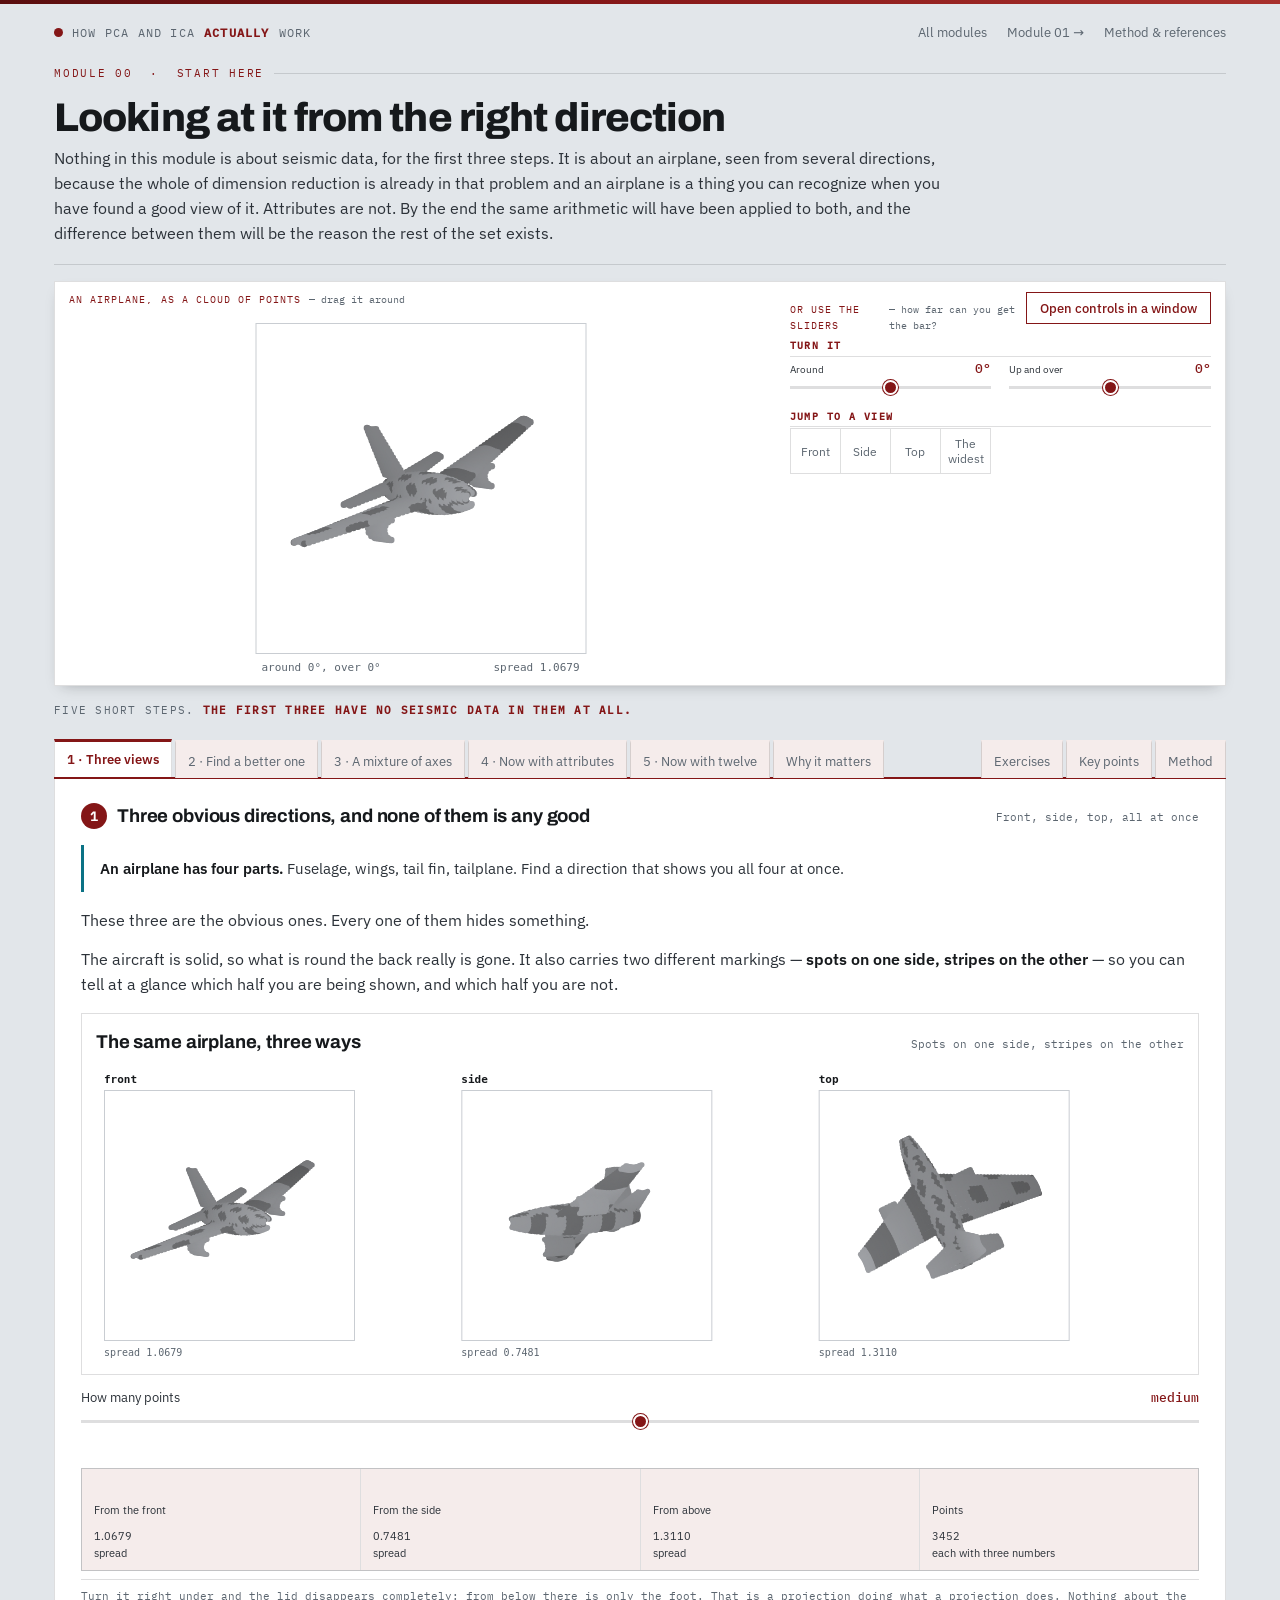
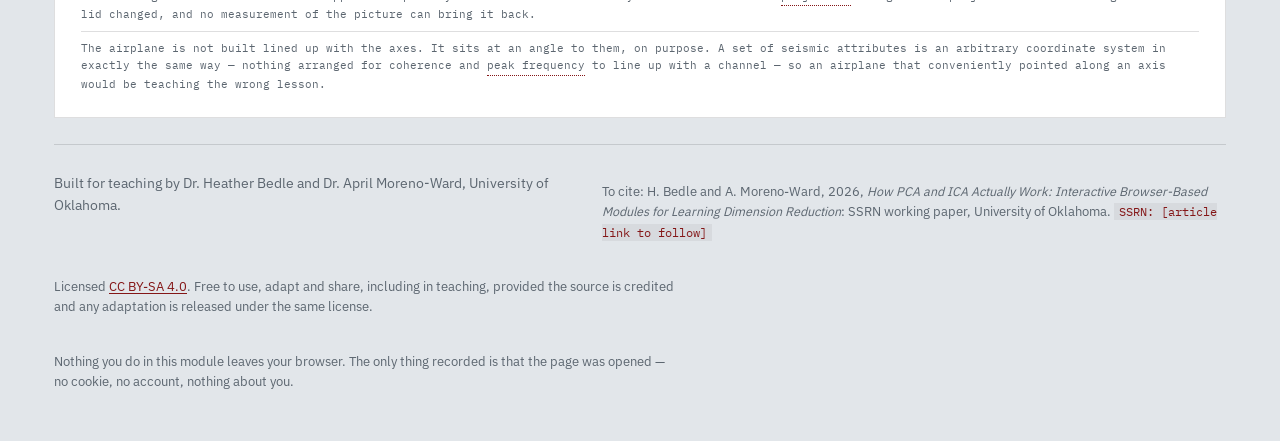
<file: modules/toomany.html>
<!DOCTYPE html>
<html lang="en">
<head>
<meta charset="utf-8">
<meta name="viewport" content="width=device-width, initial-scale=1">
<title>Looking at it from the right direction | How PCA and ICA Actually Work</title>
<meta name="description" content="An object you already recognize, seen from directions that hide it and from the one that does not. The view that shows the most is a mixture of all three axes, and that is dimension reduction before any of the words arrive.">
<link rel="stylesheet" href="../assets/fonts.css">
<link rel="stylesheet" href="../assets/style.css">
</head>
<body>

<div class="wrap">
  <header class="masthead">
    <a class="brand" href="../index.html"><span class="dot"></span>How PCA and ICA <b>actually</b> work</a>
    <nav>
      <a href="../index.html">All modules</a>
      <a href="directions.html">Module 01 →</a>
      <a href="#notes">Method &amp; references</a>
    </nav>
  </header>

  <div class="mod-head">
    <p class="eyebrow">Module 00 &nbsp;·&nbsp; Start here</p>
    <h1>Looking at it from the right direction</h1>
    <p class="sub">Nothing in this module is about seismic data, for the first three steps. It is about an airplane, seen from several directions, because the whole of dimension reduction is already in that problem and an airplane is a thing you can recognize when you have found a good view of it. Attributes are not. By the end the same arithmetic will have been applied to both, and the difference between them will be the reason the rest of the set exists.</p>
  </div>

  <div class="labhead">
    <div class="labgrid">
      <div>
        <p class="cap">An airplane, as a cloud of points <span>&mdash; drag it around</span></p>
        <canvas id="cHead" class="grabbable" aria-label="An airplane drawn as a cloud of points, projected onto a viewing plane that can be rotated by dragging"></canvas>
        <div class="score" id="score">
          <span class="say" id="scoreSay">drag the airplane around</span>
          <span class="track"><span class="fill" id="scoreFill"></span><span class="target" id="scoreTgt"></span></span>
          <span class="pct" id="scorePct">&mdash;</span>
        </div>
      </div>
      <div>
        <p class="cap">Or use the sliders <span>&mdash; how far can you get the bar?</span></p>
        <div class="controls" id="winControls">
          <div class="ctl-col">
            <h2>Turn it</h2>
            <div class="ctl">
              <label for="az">Around <span class="val" id="azV">0&deg;</span></label>
              <input type="range" data-key="az" id="az" min="-180" max="180" step="1" value="0">
            </div>
            <div class="ctl">
              <label for="el">Up and over <span class="val" id="elV">0&deg;</span></label>
              <input type="range" data-key="el" id="el" min="-89" max="89" step="1" value="0">
            </div>
          </div>
          <div class="ctl-col">
            <h2>Jump to a view</h2>
            <div class="seg" id="segView" role="group" aria-label="Preset views">
              <button type="button" data-view="front">Front</button>
              <button type="button" data-view="side">Side</button>
              <button type="button" data-view="top">Top</button>
              <button type="button" data-view="best">The widest</button>
            </div>
            <p class="hint-line" style="margin:6px 0 0">The first three look straight down one of the
              three axes the airplane is described in. The fourth is step 3.</p>
          </div>
        </div>
      </div>
    </div>
  </div>

  <p class="tabhint">Five short steps. <b>The first three have no seismic data in them at all.</b></p>
  <nav class="tabs" id="tabs" role="tablist" aria-label="Module steps">
    <button role="tab" data-tab="p1" aria-selected="false">1 · Three views</button>
    <button role="tab" data-tab="p2" aria-selected="false">2 · Find a better one</button>
    <button role="tab" data-tab="p3" aria-selected="false">3 · A mixture of axes</button>
    <button role="tab" data-tab="p4" aria-selected="false">4 · Now with attributes</button>
    <button role="tab" data-tab="p5" aria-selected="false">5 · Now with twelve</button>
    <button role="tab" data-tab="pw" aria-selected="false">Why it matters</button>
    <span class="gap"></span>
    <button role="tab" data-tab="pe" aria-selected="false">Exercises</button>
    <button role="tab" data-tab="pk" aria-selected="false">Key points</button>
    <button role="tab" data-tab="pm" aria-selected="false">Method</button>
  </nav>

  <!-- =============================== STEP 1 =============================== -->
  <section class="tabpane" id="p1" role="tabpanel" hidden>
    <div class="plot-head" style="margin-bottom:14px">
      <h3><span class="stepno">1</span>Three obvious directions, and none of them is any good</h3>
      <span class="hint">Front, side, top, all at once</span>
    </div>

    <p class="qbox"><b>An airplane has four parts.</b> Fuselage, wings, tail fin, tailplane. Find a direction that shows
      you all four at once.</p>

    <p class="lede">These three are the obvious ones. Every one of them hides something.</p>
    <p class="lede">The aircraft is solid, so what is round the back really is gone. It also carries two
      different markings &mdash; <b>spots on one side, stripes on the other</b> &mdash; so you can tell
      at a glance which half you are being shown, and which half you are not.</p>

    <div class="plot">
      <div class="plot-head">
        <h3>The same airplane, three ways</h3>
        <span class="hint">Spots on one side, stripes on the other</span>
      </div>
      <canvas id="c1" aria-label="The airplane point cloud projected along each of the three coordinate axes"></canvas>
    </div>
    <div class="ctl-row" style="display:flex;flex-wrap:wrap;gap:18px;margin:12px 0 0">
      <div class="ctl" style="flex:1 1 260px;min-width:240px">
        <label for="dens">How many points <span class="val" id="densV">medium</span></label>
        <input type="range" data-key="dens" id="dens" min="0" max="2" step="1" value="1">
      </div>
    </div>
    <div class="stats" id="s1"></div>
    <div class="legend prose">
      <span>Turn it right under and the lid disappears completely: from below there is only the foot.
        That is a projection doing what a projection does. Nothing about the lid changed, and no
        measurement of the picture can bring it back.</span>
    </div>
    <div class="legend prose">
      <span>The airplane is not built lined up with the axes. It sits at an angle to them, on purpose. A
        set of seismic attributes is an arbitrary coordinate system in exactly the same way — nothing
        arranged for coherence and peak frequency to line up with a channel — so an airplane that
        conveniently pointed along an axis would be teaching the wrong lesson.</span>
    </div>
  </section>

  <!-- =============================== STEP 2 =============================== -->
  <section class="tabpane" id="p2" role="tabpanel" hidden>
    <div class="plot-head" style="margin-bottom:14px">
      <h3><span class="stepno">2</span>Turn it until you can see the most of it</h3>
      <span class="hint">Use the two sliders above</span>
    </div>

    <p class="lede"><b>Drag the airplane until it looks as much like an airplane as you can get it.</b> Watch
      the bar. It is measuring how spread out the picture is, and the teal mark is the best view that
      exists. Get past 99% and it turns green.</p>
    <p class="lede">The curve below is that same measurement at every turning angle.</p>

    <details class="reveal"><summary>What the bar is actually measuring</summary>
      <p class="lede">Project every point of the airplane onto the flat picture and add up how spread out
        that picture is: the variance left to right plus the variance up and down. A view that squashes
        the aircraft gives a small number, a view that opens it out gives a large one. Nothing in that
        calculation knows what an airplane is — it is counting how far apart the points land.</p></details>

    <div class="plot">
      <div class="plot-head">
        <h3>How much the picture spreads out, as you turn</h3>
        <span class="hint">Your view in crimson, the three axis views marked</span>
      </div>
      <canvas id="c2" aria-label="Total spread of the projected picture plotted against the turning angle, with the current view and the axis views marked"></canvas>
    </div>
    <div class="ctl-row" style="display:flex;flex-wrap:wrap;gap:18px;margin:12px 0 0">
      <div class="ctl" style="flex:1 1 220px;min-width:200px">
        <label for="az2">Around <span class="val" id="az2V">0&deg;</span></label>
        <input type="range" data-key="az" id="az2" min="-180" max="180" step="1" value="0">
      </div>
      <div class="ctl" style="flex:1 1 220px;min-width:200px">
        <label for="el2">Up and over <span class="val" id="el2V">0&deg;</span></label>
        <input type="range" data-key="el" id="el2" min="-89" max="89" step="1" value="0">
      </div>
    </div>
    <div class="stats" id="s2"></div>
  </section>

  <!-- =============================== STEP 3 =============================== -->
  <section class="tabpane" id="p3" role="tabpanel" hidden>
    <div class="plot-head" style="margin-bottom:14px">
      <h3><span class="stepno">3</span>The best direction is part of all three axes</h3>
      <span class="hint">Press "The widest" in the header</span>
    </div>

    <p class="lede">Here is the view you were hunting for, written down:</p>
    <p class="lede" style="font-size:1.05em"><span class="k">across = &minus;0.368&thinsp;x + 0.819&thinsp;y
      + 0.441&thinsp;z</span><br><span class="k">up&nbsp;&nbsp;&nbsp;&nbsp; = 0.852&thinsp;x
      + 0.487&thinsp;y &minus; 0.193&thinsp;z</span></p>
    <p class="lede"><b>Neither one is x, or y, or z.</b> Each is a bit of all three. That is the whole
      idea of this module set, and everything after here is that sentence with more dimensions in it.</p>

    <details class="reveal"><summary>The longer version</summary>
      <p class="lede">There is arithmetic that finds this without any searching, and module 04 builds it.
        It gives a view from about 141 degrees around and 61 degrees below, with a spread of 1.521
        against 1.068, 0.748 and 1.311 for the front, side and top.</p>
      <p class="lede">What matters is not that small improvement in the number. It is what the answer is
        made of. The coordinate system a thing arrives in — x, y and z for an airplane, coherence and
        amplitude and frequency for a survey — was not chosen to suit the thing being looked at, so the
        good view is a combination rather than one of them.</p></details>

    <div class="plot">
      <div class="plot-head">
        <h3>The two picture axes, as recipes</h3>
        <span class="hint">How much of each original axis went into each</span>
      </div>
      <canvas id="c3" aria-label="The two directions making up the best view, drawn as weights on the three original axes"></canvas>
    </div>
    <div class="ctl-row" style="display:flex;flex-wrap:wrap;gap:18px;margin:12px 0 0">
      <div class="ctl" style="flex:1 1 260px;min-width:240px">
        <h2 style="margin:0 0 6px">Jump to a view</h2>
        <div class="seg" id="segView3" role="group" aria-label="Preset views">
          <button type="button" data-view="front">Front</button>
          <button type="button" data-view="side">Side</button>
          <button type="button" data-view="top">Top</button>
          <button type="button" data-view="best">The widest</button>
        </div>
      </div>
    </div>
    <div class="stats" id="s3"></div>
    <div class="legend prose">
      <span>There were three directions available and the picture used two of them, so one was thrown
        away. For this airplane the two kept hold 97.3% of the total spread and the discarded one holds
        2.7%, because an aircraft really is nearly flat &mdash; there is very little of it in the
        top-to-bottom direction to lose. Going from three numbers per point to two and losing almost
        nothing is a dimension reduction, and it is the same trade every module after this one is
        about. Not every object is that obliging: a teapot, for instance, keeps about a fifth of itself
        in its third direction, and throwing that away shows.</span>
    </div>
  </section>

  <!-- =============================== STEP 4 =============================== -->
  <section class="tabpane" id="p4" role="tabpanel" hidden>
    <div class="plot-head" style="margin-bottom:14px">
      <h3><span class="stepno">4</span>The same arithmetic, on something you cannot recognize</h3>
      <span class="hint">Three attributes instead of three axes</span>
    </div>

    <p class="lede">Same thing, but each point is now a seismic trace and the three axes are three
      attributes. <b>Drag it. Nothing about the arithmetic changed.</b></p>
    <p class="lede">The best view is a mixture again:
      <span class="k">0.424&thinsp;RMS + 0.750&thinsp;envelope + 0.508&thinsp;peak</span>, holding 92.9%
      against 74.2%, 54.5% and 71.2% for the three axis views.</p>
    <p class="lede"><b>One thing is completely different, and it is the important one.</b> You knew when
      the airplane looked right. Nobody knows what this is supposed to look like.</p>

    <details class="reveal"><summary>The longer version</summary>
      <p class="lede">The three attributes are RMS amplitude, peak envelope and peak absolute amplitude,
        computed over the same window on 5184 traces. Every trace has three numbers, exactly as every
        point on the airplane had three numbers, and the cloud they make is a cloud in three dimensions in
        exactly the same sense.</p>
      <p class="lede">The arithmetic does not know or care which is which. What it cannot supply is the
        recognition — with the airplane you could tell a good view from a bad one by looking. Here the
        number is all there is, and whether the number is measuring anything you care about is the
        question the rest of this set is about.</p></details>

    <div class="plot">
      <div class="plot-head">
        <h3>Three attributes, turned the same way</h3>
        <span class="hint">Same sliders, same measurement</span>
      </div>
      <canvas id="c4" aria-label="A cloud of seismic attribute values in three dimensions, projected onto the current viewing plane"></canvas>
    </div>
    <div class="ctl-row" style="display:flex;flex-wrap:wrap;gap:18px;margin:12px 0 0">
      <div class="ctl" style="flex:1 1 220px;min-width:200px">
        <label for="az4">Around <span class="val" id="az4V">0&deg;</span></label>
        <input type="range" data-key="az" id="az4" min="-180" max="180" step="1" value="0">
      </div>
      <div class="ctl" style="flex:1 1 220px;min-width:200px">
        <label for="el4">Up and over <span class="val" id="el4V">0&deg;</span></label>
        <input type="range" data-key="el" id="el4" min="-89" max="89" step="1" value="0">
      </div>
      <div class="ctl" style="flex:1 1 200px;min-width:180px">
        <h2 style="margin:0 0 6px">Jump to</h2>
        <div class="seg" id="segView4" role="group" aria-label="Preset views">
          <button type="button" data-view="top">Axis view</button>
          <button type="button" data-view="best">The widest</button>
        </div>
      </div>
    </div>
    <div class="stats" id="s4"></div>
  </section>

  <!-- =============================== STEP 5 =============================== -->
  <section class="tabpane" id="p5" role="tabpanel" hidden>
    <div class="plot-head" style="margin-bottom:14px">
      <h3><span class="stepno">5</span>Twelve attributes, and no picture at all</h3>
      <span class="hint">Where the airplane stops helping</span>
    </div>

    <p class="lede">An airplane has three dimensions because space does. An attribute set has as many
      dimensions as there are attributes, and twelve is an ordinary number for a real interpretation.
      Every trace is then a point with twelve coordinates, in a space that cannot be drawn, turned, or
      looked at from anywhere.</p>
    <p class="lede">Three things stop working and one thing keeps working, and sorting out which is which
      is most of what this module set does.</p>
    <ul class="lede" style="padding-left:20px">
      <li><b>Turning it by hand stops working.</b> A direction in three dimensions takes two angles.
        In twelve it takes eleven, and trying them at one-degree spacing would mean about
        6&times;10²⁴ directions. There is arithmetic that returns the answer directly and it does not
        care how many dimensions there are, which is why everything from module 04 onward uses it.</li>
      <li><b>Recognizing a good view stops working.</b> There is no shape to see. A criterion has to
        stand in for the judgment, and choosing that criterion is the difference between the two methods
        in the title of this set.</li>
      <li><b>Getting away with keeping two stops working.</b> The airplane's best two directions held 81%
        of the spread, and three attributes gave 93%. Twelve attributes here need more: the best three
        hold 73.6%, and a display has only three color channels.</li>
      <li><b>Everything else keeps working.</b> A direction is still a recipe mixing the originals. A
        projection is still a weighted sum. Spread is still the thing being measured. All the arithmetic
        in this set is the arithmetic on this page, applied where you cannot look.</li>
    </ul>
    <p class="lede">The panel below is the twelve-attribute correlation matrix for this survey. It is
      what replaces the picture: sixty-six pairs, five of them above 0.7, which says the twelve
      attributes are nothing like twelve separate pieces of information.</p>

    <div class="plot">
      <div class="plot-head">
        <h3>Twelve attributes, and how much they repeat each other</h3>
        <span class="hint">Add them one at a time</span>
      </div>
      <canvas id="c5" aria-label="Correlation matrix of twelve seismic attributes, built up one attribute at a time"></canvas>
    </div>
    <div class="ctl-row" style="display:flex;flex-wrap:wrap;gap:18px;margin:12px 0 0">
      <div class="ctl" style="flex:1 1 280px;min-width:260px">
        <label for="nat">Attributes in the set <span class="val" id="natV">12</span></label>
        <input type="range" data-key="nat" id="nat" min="2" max="12" step="1" value="12">
      </div>
    </div>
    <div class="stats" id="s5"></div>
    <div class="legend prose">
      <span>Module 01 goes back to two attributes and finds the best direction by hand, the way you found
        the airplane's by hand here. Everything after that adds one dimension, or one complication, at a
        time.</span>
    </div>
  </section>

  <!-- ============================ WHY IT MATTERS =========================== -->
  <section class="tabpane" id="pw" role="tabpanel" hidden>
    <div class="plot-head" style="margin-bottom:14px">
      <h3>Why it matters</h3>
      <span class="hint">What this buys you before anything technical</span>
    </div>
    <p class="lede">Every term in the rest of this set has an airplane version, and holding onto it makes
      the technical version much easier to keep straight.</p>
    <ul class="lede" style="padding-left:20px">
      <li><b>A feature is an axis.</b> x, y and z for the airplane. An attribute for a survey. The word
        means the same thing in both.</li>
      <li><b>A sample is a point.</b> One point on the airplane's surface, one trace in the survey.</li>
      <li><b>A projection is a view.</b> Choosing what to keep and what to throw away.</li>
      <li><b>A component is a recipe.</b> So much of this axis, so much of that one. The numbers in the
        recipe are called loadings and they are what a component <em>is</em>.</li>
      <li><b>Variance is how spread out the picture is.</b> The thing being maximized when you turn a
        airplane to see more of it.</li>
    </ul>
    <p class="lede"><b>The one place the airplane misleads.</b> An airplane's best view is obviously its best
      view, because you know what an airplane looks like. That coincidence does not survive the move to
      attributes, and most of the difficulty in the rest of this set comes from it. Module 05 finds a
      component holding half the variance that shows a channel worst of any of them, and module 06
      measures how far the useful direction sits from the one the arithmetic returns.</p>
    <div class="legend prose">
      <span>If the rest of the set stops making sense at any point, this is the page to come back to. The
        arithmetic never becomes anything other than: choose a direction, project onto it, measure what
        you get.</span>
    </div>
  </section>

  <!-- ============================== EXERCISES ============================= -->
  <section class="tabpane" id="pe" role="tabpanel" hidden>
    <div class="tryit" style="max-width:none">
      <h3>Exercises</h3>
      <ol>
        <li><b>Find a view where the airplane stops looking like an airplane.</b>
          <em class="point">Why: a projection throws a dimension away, and it is worth seeing how much
            can go with it.</em>
          Use the two sliders to find a view where you could not tell someone what the object is, then
          read the spread.
          <details class="reveal"><summary>Hint</summary><span class="ans">Looking almost straight down
            the long direction of the aircraft collapses the spout into the body and gives spreads near 0.45.
            The side view, at 0.748, is close to the worst the object offers. The three axis views come
            out at 1.068, 0.748 and 1.311 and the widest available is 1.521, so the range across every
            possible view is not enormous — which is worth noticing, because the difference in how
            recognizable the pictures are is much larger than the difference in the
            number.</span></details></li>

        <li><b>Beat the axis views by hand, then check the answer.</b>
          <em class="point">Why: this is exactly what module 01 does with two attributes and what every
            method in the set does with many.</em>
          In step 2, hunt for the widest view with the sliders, write down your two angles and your
          spread, then press "The widest".
          <details class="reveal"><summary>Hint</summary><span class="ans">The arithmetic gives about
            141 degrees around and 61 degrees below, with a spread of 1.521. The best axis view, from
            above, gives 1.311, so the gain is 16.0%. Most people get within a few hundredths by hand in
            under a minute, which is the point: the arithmetic in module 04 is a shortcut to an answer
            you could have found yourself, not a different kind of answer.</span></details></li>

        <li><b>Read the recipe.</b>
          <em class="point">Why: a component is its loadings, and this is the least intimidating place
            to meet them.</em>
          In step 3, read how much of x, y and z goes into each of the two picture axes.
          <details class="reveal"><summary>Hint</summary><span class="ans">Across is
            &minus;0.368x + 0.819y + 0.441z and up is 0.852x + 0.487y &minus; 0.193z. Every one of the
            six numbers is non-zero, so both picture axes are mixtures of all three original ones. Notice
            also that each recipe's numbers squared add to one — 0.368² + 0.819² + 0.441² = 1.000 — which
            is what makes it a direction rather than a direction and a stretch.</span></details></li>

        <li><b>Do it again with attributes and see what is missing.</b>
          <em class="point">Why: the arithmetic transfers perfectly and the judgment does not.</em>
          In step 4, turn the attribute cloud with the same sliders, then jump to the widest view.
          <details class="reveal"><summary>Hint</summary><span class="ans">The widest view holds 92.9% of
            the spread against 74.2%, 54.5% and 71.2% for the three axis views, so the gain is much larger
            than it was for the airplane. Its horizontal axis is 0.424 RMS + 0.750 envelope + 0.508 peak
            amplitude, a mixture of all three. What is missing is any way to tell whether that view is
            good. With the airplane you could see it. Here the number went up and nothing on the screen
            says whether anything geological came with it. That gap never closes: a direction that
            spreads the data out could be following a change in lithology, in bed thickness, in fluid, or
            in the acquisition. All four spread the cloud.</span></details></li>

        <li><b>Add attributes one at a time.</b>
          <em class="point">Why: this is the situation the whole set exists for, and it is worth seeing
            it fill in.</em>
          In step 5, walk the attribute count from 2 to 12 and watch the correlation matrix.
          <details class="reveal"><summary>Hint</summary><span class="ans">At twelve attributes there are
            sixty-six pairs and five of them are above 0.7 in absolute value, which means several
            attributes are close to restatements of others. The first three directions hold 73.6% of the
            spread between them, so nine of the twelve dimensions are carrying the last quarter. A display
            has three color channels. Those two facts together — twelve inputs, three channels, and a
            great deal of repetition among the twelve — are the practical problem, and every module from
            here on is some part of solving it.</span></details></li>
      </ol>
    </div>
  </section>

  <!-- ============================= KEY POINTS ============================= -->
  <section class="tabpane" id="pk" role="tabpanel" hidden>
    <div class="takeaway">
      <h3>If you remember nothing else</h3>
      <ul>
        <li><b>A view is a projection.</b> Keep two directions, throw the rest away. That is all any
          picture of a higher-dimensional thing ever is.</li>
        <li><b>The good direction is a mixture of the axes you were given.</b> The airplane's best view is
          &minus;0.368x + 0.819y + 0.441z across and 0.852x + 0.487y &minus; 0.193z up. Not x, not y, not
          z.</li>
        <li><b>"How much you can see" is measurable.</b> Project every point and add up how spread out
          the picture is. Turning the airplane to see more of it is maximizing that number.</li>
        <li><b>The arithmetic transfers to attributes exactly.</b> Three attributes behave like three
          axes, and the best view is again a mixture: 0.424 RMS + 0.750 envelope + 0.508 peak.</li>
        <li><b>The judgment does not transfer.</b> You know what an airplane should look like. Nobody knows
          what an attribute cloud should look like, so a number has to stand in for the judgment.</li>
        <li><b>Twelve dimensions cannot be turned by hand.</b> Eleven angles, about 6&times;10²⁴
          directions at one-degree spacing. The arithmetic does not care; you cannot look.</li>
      </ul>
    </div>
  </section>

  <!-- =============================== METHOD =============================== -->
  <section class="tabpane" id="pm" role="tabpanel" hidden>
    <div class="plot-head" style="margin-bottom:14px">
      <h3 id="notes">Method</h3>
      <span class="hint">What is computed, and what is left out</span>
    </div>
    <p class="lede"><b>The airplane</b> is built from equations in
      <span class="k">assets/shape3d.js</span> rather than loaded from a model file: the body and lid
      are surfaces of revolution, the spout and handle are tubes swept along curves, and points are
      placed on those surfaces with a small deterministic jitter so the result reads as a sampled
      surface. The default density gives about three thousand points. It is an airplane in the tradition of
      the Utah airplane used in computer graphics since 1975, and it is not that model.</p>
    <p class="lede"><b>The tilt.</b> The airplane is rotated by a fixed 34, 27 and 19 degrees about the
      three axes before anything is measured. Without it the spout and handle lie in one coordinate
      plane, that plane is the plane of greatest spread, and the best view comes out as exactly the side
      view — which would teach that the answer is an axis after all. Attribute spaces are arbitrary
      coordinate systems in the same way, so the general orientation is the honest case.</p>
    <p class="lede"><b>A view</b> is two perpendicular unit directions: one becomes the horizontal axis
      of the picture, one the vertical, and everything along the third is discarded. The spread quoted
      throughout is the variance of the projected points along the horizontal plus the variance along the
      vertical, which is the quantity that later modules call the retained variance.</p>
    <p class="lede"><b>The widest view</b> is the first two eigenvectors of the point cloud's covariance
      matrix, from the same solver every other module in this set uses. That is principal component
      analysis, applied to three coordinates instead of to attributes, and nothing about it is special to
      the fact that the three coordinates happen to be positions in space.</p>
    <p class="lede"><b>The attribute cloud</b> in step 4 uses RMS amplitude, peak envelope and peak
      absolute amplitude, computed over samples 22 to 50 of a 72 by 72 trace synthetic survey which is
      described in module 01's Method tab. All three are amplitude measurements in the same units, which
      is what makes them drawable on axes that share a scale; module 03 is about what happens when they
      are not. The twelve-attribute matrix in step 5 adds mean absolute amplitude, sweetness, peak
      frequency, spectral bandwidth, coherence, an amplitude gradient, two texture measures, and RMS
      amplitude measured on a window above the target.</p>
    <p class="lede"><b>How it is drawn.</b> The airplane is a cloud of points, but it is drawn solid:
      every point carries the outward normal of the surface it sits on, points whose surface faces away
      are dropped, and the rest are painted back to front so nearer ones cover farther ones. An earlier
      version drew it translucent, which let a reader see the lid from underneath and quietly contradicted
      the module &mdash; the whole argument is that a view hides things. The two markings on the body are
      generated from the point&rsquo;s own position, spots on one half and stripes on the other.</p>
    <p class="lede"><b>Simplifications, stated plainly.</b> The comparison
      between the airplane and the attributes is an analogy and it breaks in the way the Why it matters tab
      describes. Nothing in this module is standardized or normalized, because both clouds are already in
      comparable units.</p>
    <details class="reveal">
      <summary>References</summary>
      <ul class="lede" style="padding-left:20px">
        <li>Newell, M. E., 1975, <em>The utilization of procedure models in digital image synthesis</em>:
          Ph.D. dissertation, University of Utah — the original airplane.</li>
        <li>Pearson, K., 1901, On lines and planes of closest fit to systems of points in space:
          <em>Philosophical Magazine</em>, <b>2</b>, 559&ndash;572.</li>
        <li>Jolliffe, I. T., 2002, <em>Principal Component Analysis</em>, 2nd ed.: Springer.</li>
      </ul>
    </details>
  </section>

  <section class="nextup" id="nextup" hidden>
    <p class="eyebrow">Next up</p>
    <h3>01 · A direction through a cloud</h3>
    <p>Back down to two attributes, where the cloud can be drawn flat on the page and the best direction
      found by dragging a line through it — the same hunt you just did with the airplane, with the answer
      measured at every angle.</p>
    <a class="btn ghost" href="directions.html">Module 01 →</a>
  </section>

  <div class="pager" id="pager" hidden>
    <a class="btn ghost" href="../index.html">← All modules</a>
    <a class="btn ghost" href="directions.html">Module 01: a direction through a cloud →</a>
  </div>

  <footer>
    <div class="foot-grid">
      <p>Built for teaching by Dr. Heather Bedle and Dr. April Moreno-Ward, University of Oklahoma.</p>
      <p class="lic">To cite: H. Bedle and A. Moreno-Ward, 2026, <i>How PCA and ICA Actually Work:
        Interactive Browser-Based Modules for Learning Dimension Reduction</i>: SSRN working paper,
        University of Oklahoma. <span class="k">SSRN: [article link to follow]</span></p>
      <p class="lic">Licensed <a href="https://creativecommons.org/licenses/by-sa/4.0/">CC BY-SA 4.0</a>.
        Free to use, adapt and share, including in teaching, provided the source is credited and any
        adaptation is released under the same license.</p>
      <p class="lic">Nothing you do in this module leaves your browser. The only thing recorded is that
        the page was opened &mdash; no cookie, no account, nothing about you.</p>
    </div>
  </footer>
</div>

<script src="../assets/count.js"></script>
<script src="../assets/popout.js"></script>
<script src="../assets/panelout.js"></script>
<script src="../assets/glossary.js"></script>
<script src="../assets/score.js"></script>
<script src="../assets/multivar.js"></script>
<script src="../assets/attrfield.js"></script>
<script src="../assets/shape3d.js"></script>
<script>
(function () {
  'use strict';

  if (typeof MV === 'undefined' || typeof AF === 'undefined' || typeof SHAPE === 'undefined') {
    var el = document.createElement('div');
    el.setAttribute('style', 'background:#841617;color:#fff;padding:14px 18px;margin:16px 0;' +
      'font:13px/1.6 ui-monospace,Menlo,monospace');
    el.textContent = 'This module could not load its assets. It expects multivar.js, attrfield.js ' +
      'and shape3d.js one directory up, at ../assets/, and file names are case-sensitive.';
    var w0 = document.querySelector('.wrap');
    (w0 || document.body).insertBefore(el, w0 ? w0.firstChild : null);
    return;
  }

  var $ = function (id) { return document.getElementById(id); };
  var CRIM = '#841617', TEAL = '#0B7285', SLATE = '#5C6670', INK = '#16191C';

  var TRIO = ['rms', 'envelope', 'maxabs'];
  var TRIOLAB = { rms: 'RMS', envelope: 'envelope', maxabs: 'peak amplitude' };
  var TWELVE = ['rms', 'envelope', 'meanabs', 'maxabs', 'sweetness', 'peakfreq',
                'bandwidth', 'coherence', 'edge', 'glcmcon', 'glcmhom', 'shallow'];
  var SHORT12 = {
    rms: 'RMS', envelope: 'env', meanabs: 'mean|a|', maxabs: 'max|a|', sweetness: 'sweet',
    peakfreq: 'f peak', bandwidth: 'bandw', coherence: 'coher', edge: 'grad',
    glcmcon: 'contr', glcmhom: 'homog', shallow: 'shallow'
  };

  var DEF = { az: 0, el: 0, dens: 1, nat: 12, tab: 'p1' };
  var S = MV.readState(DEF);
  S.az = Math.max(-180, Math.min(180, Math.round(S.az)));
  S.el = Math.max(-89, Math.min(89, Math.round(S.el)));
  S.dens = Math.max(0, Math.min(2, Math.round(S.dens)));
  S.nat = Math.max(2, Math.min(12, Math.round(S.nat)));

  var CAN_LINK = location.protocol !== 'file:';
  function saveState() {
    if (!CAN_LINK) return;
    try { MV.writeState(S, DEF); } catch (e) { /* nothing shareable */ }
  }

  /* =====================================================================
     THE TWO CLOUDS
     ===================================================================== */

  var POTS = {};
  function pot() {
    var d = [0.7, 1, 1.4][S.dens];
    if (!POTS[S.dens]) POTS[S.dens] = SHAPE.plane({ density: d });
    return POTS[S.dens];
  }
  var POTBEST = {};
  function potBest() {
    if (!POTBEST[S.dens]) POTBEST[S.dens] = SHAPE.bestView(pot());
    return POTBEST[S.dens];
  }

  var SURVEY = null;
  function survey() {
    if (SURVEY) return SURVEY;
    var slab = AF.build({ nx: 72, ny: 72, freq: 30, noise: 0.12, footprint: 0.06, seed: 2026 });
    var attr = AF.attributes(slab, TWELVE);
    var G = 1000;
    var trio = TRIO.map(function (n) {
      var o = new Float64Array(attr[n].length);
      for (var i = 0; i < o.length; i++) o[i] = attr[n][i] * G;
      return o;
    });
    // as a cloud of three-dimensional points, centered, exactly like the airplane
    var mu = trio.map(MV.mean);
    var pts = new Array(trio[0].length), i;
    for (i = 0; i < pts.length; i++) {
      pts[i] = { x: trio[0][i] - mu[0], y: trio[1][i] - mu[1], z: trio[2][i] - mu[2],
                 part: 'body' };
    }
    SURVEY = {
      slab: slab, attr: attr, trio: trio, pts: pts,
      P: MV.pca(trio, {}), best: SHAPE.bestView(pts)
    };
    return SURVEY;
  }

  function viewNow() { return SHAPE.viewFromAngles(S.az, S.el); }

  /* =====================================================================
     DRAWING
     ===================================================================== */

  function contentWidth(el) {
    var p = el.parentElement || el;
    var cs = getComputedStyle(p);
    return Math.max(260, p.clientWidth - parseFloat(cs.paddingLeft) - parseFloat(cs.paddingRight));
  }

  function fit(id, w, h) {
    var c = $(id);
    if (!c) return null;
    var dpr = window.devicePixelRatio || 1;
    c.style.width = w + 'px';
    c.style.height = h + 'px';
    c.width = Math.round(w * dpr);
    c.height = Math.round(h * dpr);
    var ctx = c.getContext('2d');
    ctx.setTransform(dpr, 0, 0, dpr, 0, 0);
    ctx.clearRect(0, 0, w, h);
    ctx.font = '11px ui-monospace,Menlo,monospace';
    return ctx;
  }

  /* One cloud, one view, one box. The scale is fixed by the object's own
     overall size rather than by what the current view happens to span, so
     turning it makes the picture change shape rather than change size. */
  /* One cloud, one view, one box.

     The airplane is drawn SOLID: points whose bit of surface faces away are
     dropped, and what is left is painted back to front so nearer points cover
     farther ones. That matters here more than it looks. A see-through pot lets
     a reader see the lid from underneath, which quietly undoes the whole
     argument — the point of the module is that a view HIDES things.

     The attribute cloud has no surface, so it keeps the old translucent dots:
     there is nothing there to be hidden behind. */
  function drawCloud(ctx, r, pts, view, scale, solid) {
    var pr = SHAPE.project(pts, view);
    var order = solid ? SHAPE.visible(pr) : pr.slice().sort(function (a, b) { return a.d - b.d; });
    var i, dlo = Infinity, dhi = -Infinity;
    for (i = 0; i < order.length; i++) {
      if (order[i].d < dlo) dlo = order[i].d;
      if (order[i].d > dhi) dhi = order[i].d;
    }
    var cx = r.x + r.w / 2, cy = r.y + r.h / 2;
    var k = Math.min(r.w, r.h) / (2 * scale);
    var rad = solid ? Math.max(1.6, k * 0.055) : 1.0;
    ctx.save();
    ctx.beginPath(); ctx.rect(r.x, r.y, r.w, r.h); ctx.clip();
    for (i = 0; i < order.length; i++) {
      var p = order[i];
      var near = 1 - (p.d - dlo) / (dhi - dlo || 1);
      var X = cx + p.u * k, Y = cy - p.v * k;
      if (!solid) {
        var g0 = Math.round(150 - 105 * (1 - near));
        ctx.fillStyle = 'rgba(' + g0 + ',' + g0 + ',' + (g0 + 6) + ',0.34)';
        ctx.fillRect(X - 1, Y - 1, 2, 2);
        continue;
      }
      var base = PARTCOL[p.part] || BODYCOL;
      var f = 0.60 + 0.40 * (1 - near);
      if (p.pat) f *= 0.58;                       // the marking on the body
      ctx.fillStyle = 'rgb(' + shadeOf(base[0], f) + ',' + shadeOf(base[1], f) +
        ',' + shadeOf(base[2], f) + ')';
      ctx.beginPath();
      ctx.arc(X, Y, rad, 0, 2 * Math.PI);
      ctx.fill();
    }
    ctx.restore();
    ctx.save();
    ctx.strokeStyle = '#C9CDD2';
    ctx.strokeRect(r.x + 0.5, r.y + 0.5, r.w, r.h);
    ctx.restore();
  }

  var PARTCOL = { lid: [176, 124, 46], spout: [150, 40, 40], handle: [20, 95, 110] };
  var BODYCOL = [158, 160, 164];
  function shadeOf(c, f) {
    return Math.round(Math.max(0, Math.min(255, c * f + 255 * (1 - f) * 0.20)));
  }

  function potScale() { return 2.75; }
  function trioScale() { return 62; }

  function grid(ctx, r, y0, y1, nx, ny, yfmt) {
    ctx.save();
    ctx.fillStyle = SLATE;
    ctx.strokeStyle = '#E4E7EA';
    ctx.lineWidth = 1;
    var i, X, Y, v;
    for (i = 0; i <= nx; i++) {
      X = r.x + r.w * i / nx;
      ctx.beginPath(); ctx.moveTo(X, r.y); ctx.lineTo(X, r.y + r.h); ctx.stroke();
    }
    ctx.textAlign = 'right';
    for (i = 0; i <= ny; i++) {
      v = y0 + (y1 - y0) * i / ny;
      Y = r.y + r.h - r.h * i / ny;
      ctx.beginPath(); ctx.moveTo(r.x, Y); ctx.lineTo(r.x + r.w, Y); ctx.stroke();
      ctx.fillText(yfmt ? yfmt(v) : v.toFixed(2), r.x - 8, Y + 4);
    }
    ctx.strokeStyle = '#C9CDD2';
    ctx.strokeRect(r.x + 0.5, r.y + 0.5, r.w, r.h);
    ctx.restore();
  }

  /* =====================================================================
     HEADER
     ===================================================================== */

  function drawHead() {
    var host = $('cHead');
    if (!host || host.offsetParent === null) return;
    var w = contentWidth(host);
    var size = Math.max(220, Math.min(330, w - 30));
    var ctx = fit('cHead', w, size + 34);
    if (!ctx) return;
    var onSeismic = (S.tab === 'p4');
    var r = { x: (w - size) / 2, y: 10, w: size, h: size };
    if (onSeismic) {
      var sv = survey();
      drawCloud(ctx, r, sv.pts, viewNow(), trioScale(), false);
    } else {
      drawCloud(ctx, r, pot(), viewNow(), potScale(), true);
    }
    ctx.save();
    ctx.fillStyle = SLATE;
    ctx.textAlign = 'left';
    ctx.fillText('around ' + S.az + '\u00b0, over ' + S.el + '\u00b0', r.x + 6, r.y + r.h + 18);
    ctx.textAlign = 'right';
    var sp = onSeismic ? SHAPE.spread(survey().pts, viewNow()).total
                       : SHAPE.spread(pot(), viewNow()).total;
    ctx.fillText('spread ' + (onSeismic ? sp.toFixed(1) : sp.toFixed(4)),
      r.x + r.w - 6, r.y + r.h + 18);
    ctx.restore();
  }

  /* =====================================================================
     STEPS
     ===================================================================== */

  function drawStep1() {
    var host = $('c1');
    if (!host || host.offsetParent === null) return;
    var w = contentWidth(host);
    var size = Math.min(250, (w - 70) / 3);
    var ctx = fit('c1', w, size + 46);
    if (!ctx) return;
    var P = pot();
    var gap = Math.max(14, (w - 16 - 3 * size) / 3);
    [['front', 0, 0], ['side', 90, 0], ['top', 0, 89.9]].forEach(function (q, k) {
      var r = { x: 8 + k * (size + gap), y: 24, w: size, h: size };
      var v = SHAPE.viewFromAngles(q[1], q[2]);
      drawCloud(ctx, r, P, v, potScale(), true);
      ctx.save();
      ctx.fillStyle = INK;
      ctx.textAlign = 'left';
      ctx.font = '600 11px ui-monospace,Menlo,monospace';
      ctx.fillText(q[0], r.x, r.y - 7);
      ctx.font = '10px ui-monospace,Menlo,monospace';
      ctx.fillStyle = SLATE;
      ctx.fillText('spread ' + SHAPE.spread(P, v).total.toFixed(4), r.x, r.y + r.h + 16);
      ctx.restore();
    });
  }

  function drawStep2() {
    var host = $('c2');
    if (!host || host.offsetParent === null) return;
    var w = contentWidth(host), h = 260;
    var ctx = fit('c2', w, h);
    if (!ctx) return;
    var P = pot();
    var r = { x: 58, y: 14, w: w - 58 - 24, h: h - 14 - 52 };
    grid(ctx, r, 0.3, 0.75, 8, 3, function (v) { return v.toFixed(2); });
    ctx.save();
    ctx.strokeStyle = INK;
    ctx.lineWidth = 2;
    ctx.beginPath();
    for (var a = -180; a <= 180; a += 4) {
      var v = SHAPE.spread(P, SHAPE.viewFromAngles(a, S.el)).total;
      var X = r.x + (a + 180) / 360 * r.w;
      var Y = r.y + r.h - (Math.max(0.3, Math.min(0.75, v)) - 0.3) / 0.45 * r.h;
      if (a === -180) ctx.moveTo(X, Y); else ctx.lineTo(X, Y);
    }
    ctx.stroke();
    ctx.restore();
    function mark(a, color, label, dash) {
      var X = r.x + (((a + 180) % 360 + 360) % 360) / 360 * r.w;
      ctx.save();
      ctx.strokeStyle = color;
      ctx.lineWidth = dash ? 1.4 : 2;
      ctx.setLineDash(dash || []);
      ctx.beginPath(); ctx.moveTo(X, r.y); ctx.lineTo(X, r.y + r.h); ctx.stroke();
      ctx.setLineDash([]);
      if (label) {
        ctx.fillStyle = color;
        ctx.textAlign = 'center';
        ctx.font = '10px ui-monospace,Menlo,monospace';
        ctx.fillText(label, X, r.y + 12);
      }
      ctx.restore();
    }
    mark(0, SLATE, 'front', [4, 4]);
    mark(90, SLATE, 'side', [4, 4]);
    mark(SHAPE.anglesOfView(potBest()).az, TEAL, 'widest', [7, 4]);
    mark(S.az, CRIM, null);
    ctx.save();
    ctx.fillStyle = SLATE;
    ctx.textAlign = 'center';
    ctx.fillText('turning angle, at a tilt of ' + S.el + '\u00b0', r.x + r.w / 2, r.y + r.h + 32);
    ctx.restore();
  }

  function drawStep3() {
    var host = $('c3');
    if (!host || host.offsetParent === null) return;
    var w = contentWidth(host);
    var ctx = fit('c3', w, 150);
    if (!ctx) return;
    var b = potBest();
    var x0 = 92, rw = w - x0 - 40, mid = x0 + rw / 2;
    ctx.save();
    ctx.strokeStyle = '#E4E7EA';
    [-1, -0.5, 0, 0.5, 1].forEach(function (v) {
      var X = mid + v * rw / 2;
      ctx.beginPath(); ctx.moveTo(X, 26); ctx.lineTo(X, 122); ctx.stroke();
      ctx.fillStyle = SLATE;
      ctx.textAlign = 'center';
      ctx.fillText(v.toFixed(1), X, 20);
    });
    ctx.restore();
    ['x', 'y', 'z'].forEach(function (nm, i) {
      var y = 30 + i * 30;
      ctx.save();
      ctx.fillStyle = SLATE;
      ctx.textAlign = 'right';
      ctx.fillText('axis ' + nm, x0 - 8, y + 16);
      ctx.restore();
      [[b.right[i], CRIM, 0], [b.up[i], TEAL, 11]].forEach(function (q) {
        var bw = q[0] * rw / 2;
        ctx.save();
        ctx.fillStyle = q[1];
        ctx.globalAlpha = 0.9;
        ctx.fillRect(Math.min(mid, mid + bw), y + q[2], Math.abs(bw), 9);
        ctx.restore();
        ctx.save();
        ctx.fillStyle = INK;
        ctx.textAlign = bw >= 0 ? 'left' : 'right';
        ctx.font = '10px ui-monospace,Menlo,monospace';
        ctx.fillText(q[0].toFixed(3), mid + bw + (bw >= 0 ? 5 : -5), y + q[2] + 8);
        ctx.restore();
      });
    });
    ctx.save();
    ctx.textAlign = 'left';
    ctx.fillStyle = CRIM;
    ctx.fillText('across the picture', x0, 138);
    ctx.fillStyle = TEAL;
    ctx.fillText('up the picture', x0 + 160, 138);
    ctx.restore();
  }

  function drawStep4() {
    var host = $('c4');
    if (!host || host.offsetParent === null) return;
    var w = contentWidth(host);
    var size = Math.min(300, w * 0.45);
    var ctx = fit('c4', w, size + 46);
    if (!ctx) return;
    var sv = survey();
    var rA = { x: 8, y: 24, w: size, h: size };
    drawCloud(ctx, rA, sv.pts, viewNow(), trioScale(), false);
    var rB = { x: w - size - 8, y: 24, w: size, h: size };
    drawCloud(ctx, rB, sv.pts, sv.best, trioScale(), false);
    ctx.save();
    ctx.fillStyle = INK;
    ctx.textAlign = 'left';
    ctx.font = '600 11px ui-monospace,Menlo,monospace';
    ctx.fillText('your view \u2014 spread ' +
      SHAPE.spread(sv.pts, viewNow()).total.toFixed(1), rA.x, rA.y - 7);
    ctx.fillText('the widest \u2014 spread ' +
      SHAPE.spread(sv.pts, sv.best).total.toFixed(1), rB.x, rB.y - 7);
    ctx.font = '10px ui-monospace,Menlo,monospace';
    ctx.fillStyle = SLATE;
    ctx.fillText('one point per trace, 5184 of them', rA.x, rA.y + rA.h + 16);
    ctx.restore();
  }

  function drawStep5() {
    var host = $('c5');
    if (!host || host.offsetParent === null) return;
    var w = contentWidth(host);
    var n = S.nat;
    var cell = Math.min(32, Math.floor((w - 160) / 12));
    var side = cell * 12;
    var ctx = fit('c5', w, side + 78);
    if (!ctx) return;
    var sv = survey();
    var use = TWELVE.slice(0, n);
    var R = MV.corr(use.map(function (m) { return sv.attr[m]; }));
    var x0 = 96, y0 = 52, i, j;
    for (i = 0; i < 12; i++) {
      for (j = 0; j < 12; j++) {
        var inSet = (i < n && j < n);
        ctx.save();
        if (!inSet) {
          ctx.fillStyle = '#F4F6F7';
        } else {
          var v = R[i][j];
          ctx.globalAlpha = Math.min(1, Math.abs(v));
          ctx.fillStyle = v >= 0 ? CRIM : TEAL;
        }
        ctx.fillRect(x0 + j * cell, y0 + i * cell, cell - 1, cell - 1);
        ctx.restore();
      }
      ctx.save();
      ctx.fillStyle = i < n ? SLATE : '#C9CDD2';
      ctx.textAlign = 'right';
      ctx.font = '9px ui-monospace,Menlo,monospace';
      ctx.fillText(SHORT12[TWELVE[i]], x0 - 5, y0 + i * cell + cell / 2 + 3);
      ctx.translate(x0 + i * cell + cell / 2, y0 - 5);
      ctx.rotate(-Math.PI / 4);
      ctx.textAlign = 'left';
      ctx.fillText(SHORT12[TWELVE[i]], 0, 0);
      ctx.restore();
    }
    ctx.save();
    ctx.fillStyle = SLATE;
    ctx.textAlign = 'left';
    ctx.font = '11px ui-monospace,Menlo,monospace';
    ctx.fillText('crimson: the two rise together   \u00b7   teal: one rises as the other falls',
      x0, y0 + side + 24);
    ctx.fillText('gray: not in the set yet', x0, y0 + side + 42);
    ctx.restore();
  }

  /* =====================================================================
     READOUTS
     ===================================================================== */

  function stat(label, value, note) {
    return '<div class="stat"><span class="lab">' + label + '</span>' +
      '<span class="num">' + value + '</span>' +
      (note ? '<span class="sub">' + note + '</span>' : '') + '</div>';
  }

  function drawStats() {
    var P = pot(), b = potBest();
    if ($('s1')) {
      $('s1').innerHTML =
        stat('From the front', SHAPE.spread(P, SHAPE.viewFromAngles(0, 0)).total.toFixed(4), 'spread') +
        stat('From the side', SHAPE.spread(P, SHAPE.viewFromAngles(90, 0)).total.toFixed(4), 'spread') +
        stat('From above', SHAPE.spread(P, SHAPE.viewFromAngles(0, 89.9)).total.toFixed(4), 'spread') +
        stat('Points', String(P.length), 'each with three numbers');
    }
    if ($('s2')) {
      var a = SHAPE.anglesOfView(b);
      $('s2').innerHTML =
        stat('Your view', S.az + '\u00b0, ' + S.el + '\u00b0', 'around and over') +
        stat('Your spread', SHAPE.spread(P, viewNow()).total.toFixed(4), 'higher is more of it') +
        stat('The widest available', SHAPE.spread(P, b).total.toFixed(4),
          'at ' + a.az.toFixed(0) + '\u00b0, ' + a.el.toFixed(0) + '\u00b0') +
        stat('Best axis view', '1.3110', 'from above');
    }
    if ($('s3')) {
      var tot = b.values[0] + b.values[1] + b.values[2];
      $('s3').innerHTML =
        stat('Across the picture', b.right.map(function (v) { return v.toFixed(2); }).join(', '),
          'parts of x, y and z') +
        stat('Up the picture', b.up.map(function (v) { return v.toFixed(2); }).join(', '),
          'parts of x, y and z') +
        stat('Held by the two kept', (100 * (b.values[0] + b.values[1]) / tot).toFixed(1) + '%',
          'of the total spread') +
        stat('Thrown away', (100 * b.values[2] / tot).toFixed(1) + '%', 'the third direction');
    }
    if ($('s4')) {
      var sv = survey(), Pt = sv.P, tot2 = Pt.values[0] + Pt.values[1] + Pt.values[2];
      $('s4').innerHTML =
        stat('Your spread', SHAPE.spread(sv.pts, viewNow()).total.toFixed(1), 'amplitude units squared') +
        stat('The widest', SHAPE.spread(sv.pts, sv.best).total.toFixed(1),
          (100 * (Pt.values[0] + Pt.values[1]) / tot2).toFixed(1) + '% of the total') +
        stat('Its horizontal axis', TRIO.map(function (n, i) {
          return Pt.vectors[0][i].toFixed(2);
        }).join(', '), TRIO.map(function (n) { return TRIOLAB[n]; }).join(', ')) +
        stat('Traces', String(sv.pts.length), 'one point each');
    }
    if ($('s5')) {
      var sv2 = survey(), use = TWELVE.slice(0, S.nat);
      var R = MV.corr(use.map(function (m) { return sv2.attr[m]; }));
      var pairs = 0, strong = 0, i, j;
      for (i = 0; i < S.nat; i++) for (j = i + 1; j < S.nat; j++) {
        pairs++;
        if (Math.abs(R[i][j]) > 0.7) strong++;
      }
      var Pz = MV.pca(use.map(function (m) { return sv2.attr[m]; }), { standardize: true });
      var three = Math.min(3, Pz.explained.length), s3 = 0;
      for (i = 0; i < three; i++) s3 += Pz.explained[i];
      $('s5').innerHTML =
        stat('Attributes', String(S.nat), 'dimensions in the space') +
        stat('Pairs', String(pairs), String(strong) + ' above 0.7') +
        stat('Held by the best three', (s3 * 100).toFixed(1) + '%', 'and a display has three channels') +
        stat('Angles to sweep', S.nat === 2 ? '1' : (S.nat - 1) + ' angles',
          S.nat >= 6 ? 'no longer possible by hand' : 'still drawable');
    }
  }

  /* =====================================================================
     THE SCORE

     The reader is being asked to beat an answer the arithmetic already has,
     so the answer has to be visible while they try. The bar runs from the
     worst view available to the best, which are the two smallest eigenvalues
     added together and the two largest added together — so it is full only at
     the genuine maximum and there is real distance to cover.
     ===================================================================== */

  function scoreNow() {
    var onSeismic = (S.tab === 'p4');
    var cloud = onSeismic ? survey().pts : pot();
    var b = onSeismic ? survey().best : potBest();
    var v = b.values;
    var best = v[0] + v[1];
    var worst = v[v.length - 1] + v[v.length - 2];
    var now = SHAPE.spread(cloud, viewNow()).total;
    return { now: now, best: best, worst: worst, pct: 100 * now / best };
  }

  function drawScore() {
    var s = scoreNow();
    SCORE.set({ now: s.now, best: s.best, worst: s.worst,
                key: S.tab === 'p4' ? 'attributes' : 'airplane',
                verb: 'grab it and turn it',
                won: 'that is the widest view there is',
                next: S.tab === 'p4' ? 'now read what it is made of, in step 3'
                                     : 'now try it on real data, in step 4' });
  }

  /* =====================================================================
     WIRING
     ===================================================================== */

  var PANES = ['p1', 'p2', 'p3', 'p4', 'p5', 'pw', 'pe', 'pk', 'pm'];
  var DENSNAME = ['sparse', 'medium', 'dense'];

  function applyView(name) {
    var v;
    if (name === 'best') {
      v = SHAPE.anglesOfView(S.tab === 'p4' ? survey().best : potBest());
    } else {
      var a = SHAPE.AXIS_VIEWS[name];
      v = { az: a.az, el: a.el };
    }
    S.az = Math.round(v.az);
    S.el = Math.round(Math.max(-89, Math.min(89, v.el)));
  }

  function syncLabels() {
    ['az', 'az2', 'az4'].forEach(function (id) {
      var e = $(id); if (e) e.value = S.az;
      var q = $(id + 'V'); if (q) q.textContent = S.az + '\u00b0';
    });
    ['el', 'el2', 'el4'].forEach(function (id) {
      var e = $(id); if (e) e.value = S.el;
      var q = $(id + 'V'); if (q) q.textContent = S.el + '\u00b0';
    });
    if ($('dens')) $('dens').value = S.dens;
    if ($('densV')) $('densV').textContent = DENSNAME[S.dens];
    if ($('nat')) $('nat').value = S.nat;
    if ($('natV')) $('natV').textContent = String(S.nat);
  }

  function drawAll() {
    drawHead();
    drawStep1(); drawStep2(); drawStep3(); drawStep4(); drawStep5();
    drawStats();
    drawScore();
  }

  function showTab(id) {
    PANES.forEach(function (q) { var el = $(q); if (el) el.hidden = q !== id; });
    document.querySelectorAll('#tabs button').forEach(function (b) {
      b.setAttribute('aria-selected', b.dataset.tab === id);
    });
    var lab = document.querySelector('.labhead');
    if (lab) lab.hidden = !/^p[1-4]$/.test(id);
    // a challenge belongs only on the steps that ask for one
    SCORE.show(id === 'p2' || id === 'p4');
    var done = (id === 'pe' || id === 'pk' || id === 'pm');
    if ($('nextup')) $('nextup').hidden = !(id === 'pk' || id === 'pm');
    if ($('pager')) $('pager').hidden = !done;
    S.tab = id;
    drawAll();
    saveState();
    offerInvite(id);
  }

  /* The airplane turns by itself for a moment when a step that asks for a hunt
     first appears, so that it reads as something to pick up rather than a
     figure. Measured from a remembered base so it ends exactly where it
     started, and it stops the instant anything is touched. */
  function offerInvite(id) {
    if (id !== 'p2' && id !== 'p4') return;
    var az0 = S.az, el0 = S.el;
    SCORE.invite(function (phase) {
      S.az = Math.round(az0 + 7 * Math.sin(phase * Math.PI * 2));
      S.el = Math.round(Math.max(-89, Math.min(89, el0 + 4 * Math.sin(phase * Math.PI * 4))));
      syncLabels(); drawAll();
    }, { key: 'airplane-' + id });
  }

  document.querySelectorAll('#tabs button').forEach(function (b) {
    b.addEventListener('click', function () { showTab(b.dataset.tab); });
  });
  document.querySelectorAll('#segView button, #segView3 button, #segView4 button')
    .forEach(function (b) {
      b.addEventListener('click', function () {
        applyView(b.dataset.view); syncLabels(); drawAll(); saveState();
      });
    });

  document.addEventListener('input', function (ev) {
    var t = ev.target;
    if (!t || t.tagName !== 'INPUT') return;
    var key = t.dataset.key || t.id;
    if (!(key in DEF)) return;
    S[key] = parseFloat(t.value);
    syncLabels(); drawAll(); saveState();
  });

  var rt;
  window.addEventListener('resize', function () {
    clearTimeout(rt);
    rt = setTimeout(drawAll, 140);
  });

  SCORE.drag('cHead', {
    onMove: function (dx, dy) {
      S.az = Math.round(((S.az - dx * 0.55 + 180 + 360) % 360) - 180);
      S.el = Math.round(Math.max(-89, Math.min(89, S.el + dy * 0.45)));
      syncLabels(); drawAll();
    },
    onEnd: saveState
  });
  syncLabels();
  showTab(PANES.indexOf(S.tab) >= 0 ? S.tab : 'p1');

  window.__M00 = {
    set: function (k, v) { S[k] = v; syncLabels(); drawAll(); },
    view: function (name) { applyView(name); syncLabels(); drawAll(); },
    score: function () { return scoreNow(); },
    potViews: function () {
      var P = pot(), b = potBest();
      return {
        front: SHAPE.spread(P, SHAPE.viewFromAngles(0, 0)).total,
        side: SHAPE.spread(P, SHAPE.viewFromAngles(90, 0)).total,
        top: SHAPE.spread(P, SHAPE.viewFromAngles(0, 89.9)).total,
        best: SHAPE.spread(P, b).total,
        angles: SHAPE.anglesOfView(b),
        right: b.right.slice(), up: b.up.slice(), values: b.values.slice(),
        points: P.length
      };
    },
    trio: function () {
      var sv = survey();
      return {
        explained: sv.P.explained.slice(),
        pc1: TRIO.map(function (n, i) { return sv.P.vectors[0][i]; }),
        best: SHAPE.spread(sv.pts, sv.best).total,
        front: SHAPE.spread(sv.pts, SHAPE.viewFromAngles(0, 0)).total,
        side: SHAPE.spread(sv.pts, SHAPE.viewFromAngles(90, 0)).total,
        top: SHAPE.spread(sv.pts, SHAPE.viewFromAngles(0, 89.9)).total
      };
    },
    twelve: function () {
      var sv = survey();
      var R = MV.corr(TWELVE.map(function (m) { return sv.attr[m]; }));
      var pairs = 0, strong = 0, i, j;
      for (i = 0; i < 12; i++) for (j = i + 1; j < 12; j++) {
        pairs++;
        if (Math.abs(R[i][j]) > 0.7) strong++;
      }
      var Pz = MV.pca(TWELVE.map(function (m) { return sv.attr[m]; }), { standardize: true });
      return { pairs: pairs, strong: strong,
        three: Pz.explained[0] + Pz.explained[1] + Pz.explained[2] };
    }
  };
})();
</script>
</body>
</html>
</file>
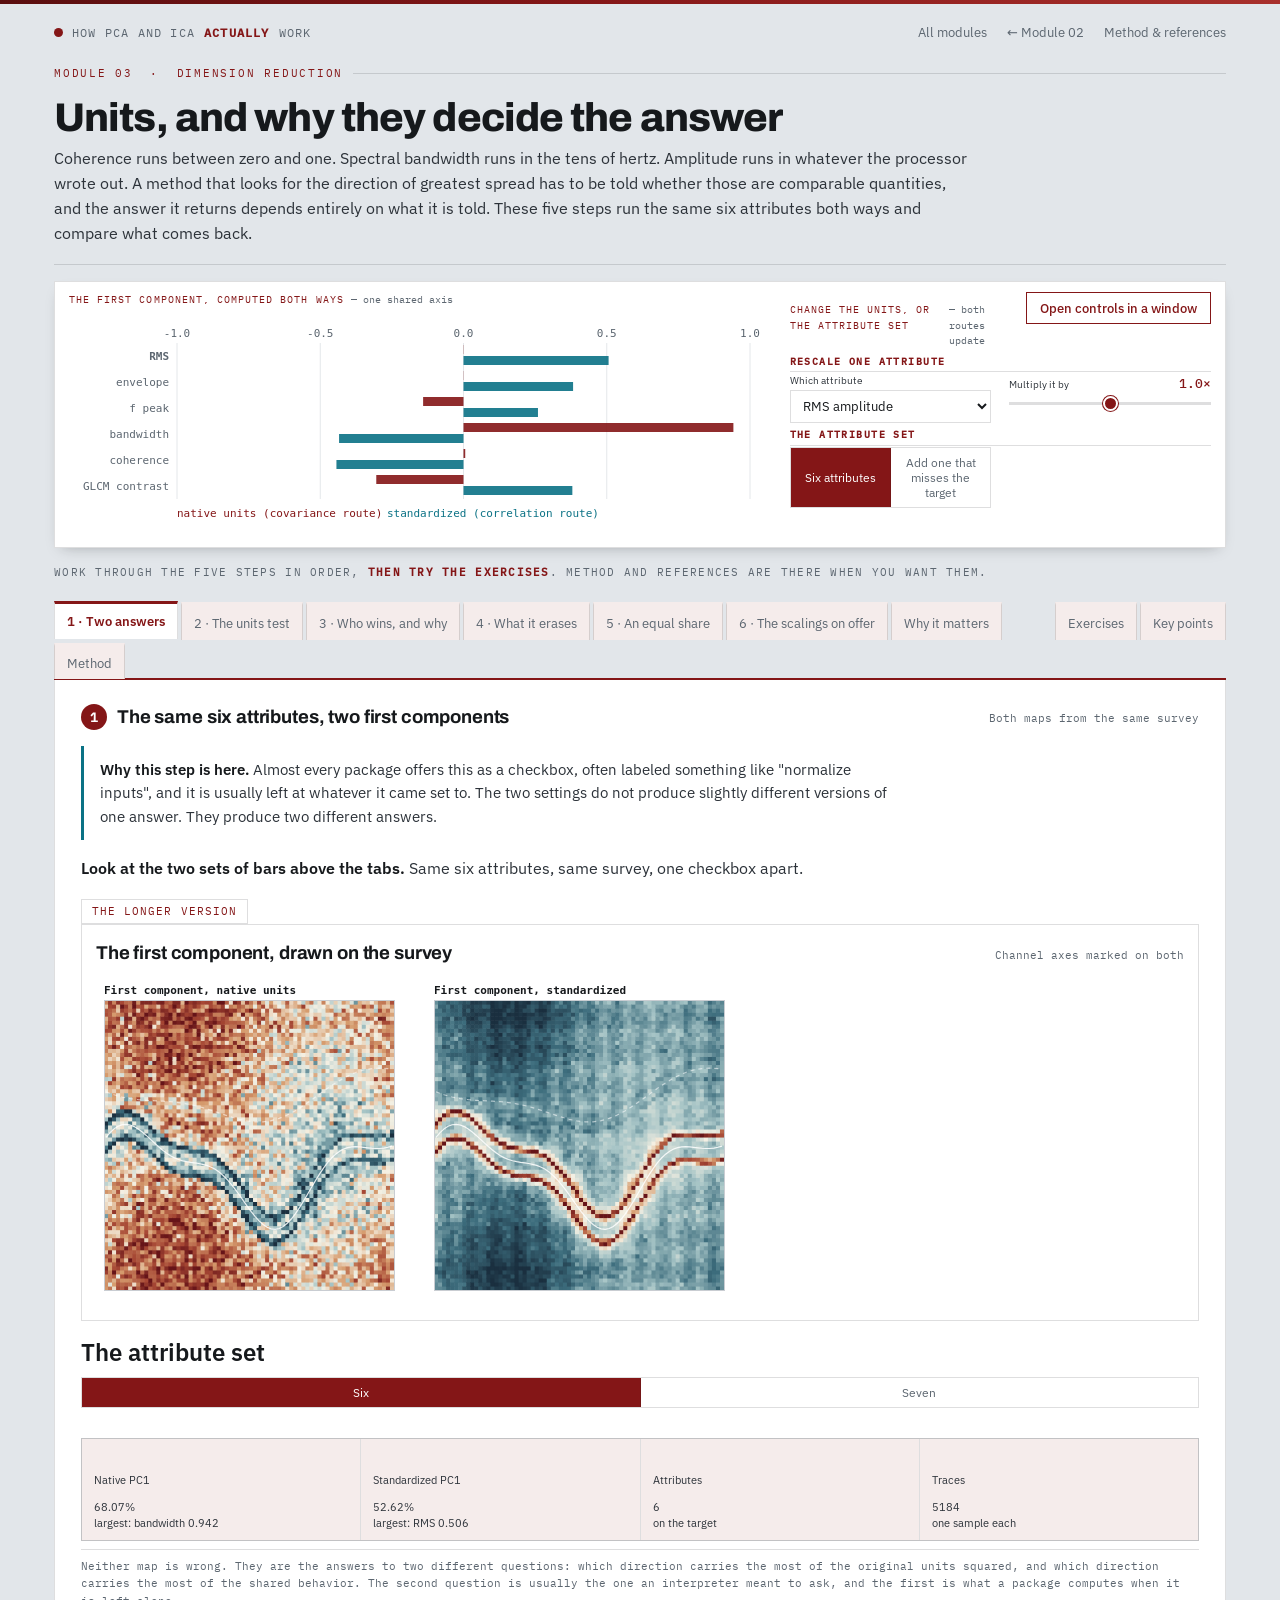
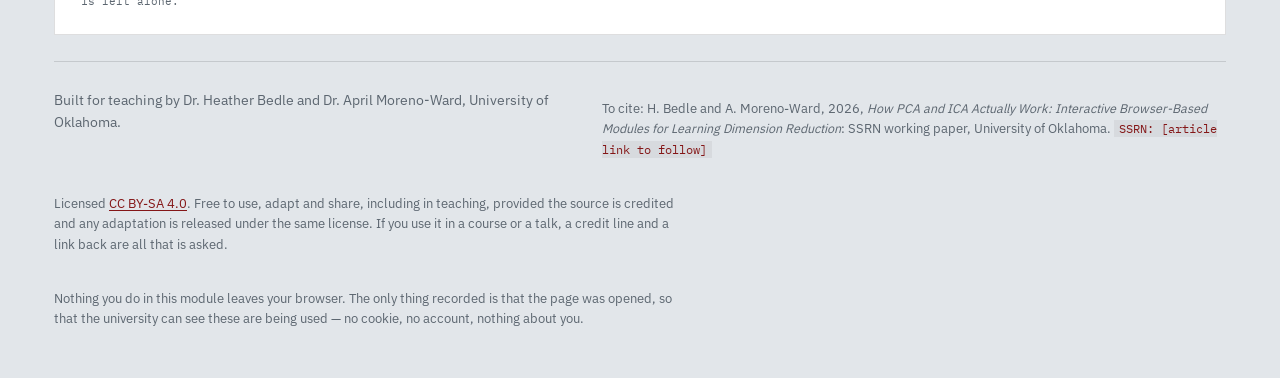
<file: modules/units.html>
<!DOCTYPE html>
<html lang="en">
<head>
<meta charset="utf-8">
<meta name="viewport" content="width=device-width, initial-scale=1">
<title>Units, and why they decide the answer | How PCA and ICA Actually Work</title>
<meta name="description" content="The same attributes give two different first components depending on whether they were standardized first. Why the covariance route is decided by whichever attribute has the largest numbers, what standardizing removes along with the units, and what it costs to give a weak attribute an equal share.">
<link rel="stylesheet" href="../assets/fonts.css">
<link rel="stylesheet" href="../assets/style.css">
</head>
<body>

<div class="wrap">
  <header class="masthead">
    <a class="brand" href="../index.html"><span class="dot"></span>How PCA and ICA <b>actually</b> work</a>
    <nav>
      <a href="../index.html">All modules</a>
      <a href="spread.html">← Module 02</a>
      <a href="#notes">Method &amp; references</a>
    </nav>
  </header>

  <div class="mod-head">
    <p class="eyebrow">Module 03 &nbsp;·&nbsp; Dimension reduction</p>
    <h1>Units, and why they decide the answer</h1>
    <p class="sub">Coherence runs between zero and one. Spectral bandwidth runs in the tens of hertz. Amplitude runs in whatever the processor wrote out. A method that looks for the direction of greatest spread has to be told whether those are comparable quantities, and the answer it returns depends entirely on what it is told. These five steps run the same six attributes both ways and compare what comes back.</p>
  </div>

  <div class="labhead">
    <div class="labgrid">
      <div>
        <p class="cap">The first component, computed both ways <span>&mdash; one shared axis</span></p>
        <canvas id="cHead" aria-label="Loadings of the first principal component under the covariance route and the correlation route, as paired bars"></canvas>
      </div>
      <div>
        <p class="cap">Change the units, or the attribute set <span>&mdash; both routes update</span></p>
        <div class="controls" id="winControls">
          <div class="ctl-col">
            <h2>Rescale one attribute</h2>
            <div class="ctl">
              <label for="gt">Which attribute</label>
              <select id="gt" data-key="gt"></select>
            </div>
            <div class="ctl">
              <label for="gain">Multiply it by <span class="val" id="gainV">1&times;</span></label>
              <input type="range" data-key="gain" id="gain" min="-30" max="30" step="5" value="0">
            </div>
            <p class="hint-line" style="margin:6px 0 0">A change of units and nothing else. No rock in
              the survey is different at any setting of this slider.</p>
          </div>
          <div class="ctl-col">
            <h2>The attribute set</h2>
            <div class="seg" id="segWeak" role="group" aria-label="Include the shallow attribute">
              <button type="button" data-weak="0">Six attributes</button>
              <button type="button" data-weak="1">Add one that misses the target</button>
            </div>
            <p class="hint-line" style="margin:6px 0 0">The seventh is RMS amplitude measured in a
              window above the channel system. It is a real attribute, correctly computed, on the wrong
              interval. Step 5 is about what each route does with it.</p>
          </div>
        </div>
      </div>
    </div>
  </div>

  <p class="tabhint">Work through the five steps in order, <b>then try the exercises</b>.
    Method and references are there when you want them.</p>
  <nav class="tabs" id="tabs" role="tablist" aria-label="Module steps">
    <button role="tab" data-tab="p1" aria-selected="false">1 · Two answers</button>
    <button role="tab" data-tab="p2" aria-selected="false">2 · The units test</button>
    <button role="tab" data-tab="p3" aria-selected="false">3 · Who wins, and why</button>
    <button role="tab" data-tab="p4" aria-selected="false">4 · What it erases</button>
    <button role="tab" data-tab="p5" aria-selected="false">5 · An equal share</button>
    <button role="tab" data-tab="p6" aria-selected="false">6 · The scalings on offer</button>
    <button role="tab" data-tab="pw" aria-selected="false">Why it matters</button>
    <span class="gap"></span>
    <button role="tab" data-tab="pe" aria-selected="false">Exercises</button>
    <button role="tab" data-tab="pk" aria-selected="false">Key points</button>
    <button role="tab" data-tab="pm" aria-selected="false">Method</button>
  </nav>

  <!-- =============================== STEP 1 =============================== -->
  <section class="tabpane" id="p1" role="tabpanel" hidden>
    <div class="plot-head" style="margin-bottom:14px">
      <h3><span class="stepno">1</span>The same six attributes, two first components</h3>
      <span class="hint">Both maps from the same survey</span>
    </div>

    <p class="qbox"><b>Why this step is here.</b> Almost every package offers this as a checkbox, often
      labeled something like "normalize inputs", and it is usually left at whatever it came set to. The
      two settings do not produce slightly different versions of one answer. They produce two different
      answers.</p>


    

    <p class="lede"><b>Look at the two sets of bars above the tabs.</b> Same six attributes, same survey, one checkbox apart.</p>

    <details class="reveal"><summary>The longer version</summary>
        <p class="lede">Six attributes are computed over the same window on the same survey: RMS amplitude,
        peak envelope, peak frequency, spectral bandwidth, coherence and GLCM contrast. Nothing about them
        changes between the two routes. What changes is whether each attribute has been divided by its own
        standard deviation before the covariance matrix is formed.</p>
        <p class="lede">The bars above the tabs give the loadings of the first component under each route:
        how much of each attribute went into it. The maps below are the resulting first component drawn
        back onto the survey, with the two channel axes marked on both so the same feature can be found in
        each.</p>
            </details>
<div class="plot">
      <div class="plot-head">
        <h3>The first component, drawn on the survey</h3>
        <span class="hint">Channel axes marked on both</span>
      </div>
      <canvas id="c1" aria-label="The first principal component under each route, drawn as a map of the survey"></canvas>
    </div>
    <div class="ctl-row" style="display:flex;flex-wrap:wrap;gap:18px;margin:12px 0 0">
      <div class="ctl" style="flex:1 1 260px;min-width:240px">
        <h2 style="margin:0 0 6px">The attribute set</h2>
        <div class="seg" id="segWeak1" role="group" aria-label="Include the shallow attribute">
          <button type="button" data-weak="0">Six</button>
          <button type="button" data-weak="1">Seven</button>
        </div>
      </div>
    </div>
    <div class="stats" id="s1"></div>
    <div class="legend prose">
      <span>Neither map is wrong. They are the answers to two different questions: which direction
        carries the most of the original units squared, and which direction carries the most of the
        shared behavior. The second question is usually the one an interpreter meant to ask, and the
        first is what a package computes when it is left alone.</span>
    </div>
  </section>

  <!-- =============================== STEP 2 =============================== -->
  <section class="tabpane" id="p2" role="tabpanel" hidden>
    <div class="plot-head" style="margin-bottom:14px">
      <h3><span class="stepno">2</span>Multiply one attribute by a thousand</h3>
      <span class="hint">Nothing about the rocks changes</span>
    </div>


    

    <p class="lede"><b>Take the gain to 1000&times;.</b> No rock in the survey changed. Watch which of the two routes notices.</p>

    <details class="reveal"><summary>The longer version</summary>
        <p class="lede">A volume written out in different units is the same volume. If a method is measuring
        something about the subsurface, rescaling one input should leave its answer alone. The slider in
        the header does exactly that rescaling, over three decades either way, and the panel below tracks
        what each route makes of it.</p>
        <p class="lede">The upper panel is the loading of the first component on the attribute being
        rescaled, under the covariance route. The lower panel is the same quantity under the correlation
        route. They share one horizontal axis of gain so the two behaviors can be read straight down
        against each other.</p>
            </details>
<div class="plot">
      <div class="plot-head">
        <h3>What each route does as one attribute is rescaled</h3>
        <span class="hint">One shared gain axis, both fixed</span>
      </div>
      <canvas id="c2" aria-label="Loading of the first component on the rescaled attribute, under both routes, against gain"></canvas>
    </div>
    <div class="ctl-row" style="display:flex;flex-wrap:wrap;gap:18px;margin:12px 0 0">
      <div class="ctl" style="flex:1 1 220px;min-width:200px">
        <label for="gt2">Which attribute</label>
        <select id="gt2" data-key="gt"></select>
      </div>
      <div class="ctl" style="flex:1 1 240px;min-width:220px">
        <label for="gain2">Multiply it by <span class="val" id="gain2V">1&times;</span></label>
        <input type="range" data-key="gain" id="gain2" min="-30" max="30" step="5" value="0">
      </div>
    </div>
    <div class="stats" id="s2"></div>
    <div class="legend prose">
      <span>The correlation route's line is flat because dividing each attribute by its own standard
        deviation undoes any rescaling exactly, whatever the rescaling was. That is the entire mechanism,
        and it is the reason the choice is usually described as making the attributes comparable rather
        than as making them equal.</span>
    </div>
  </section>

  <!-- =============================== STEP 3 =============================== -->
  <section class="tabpane" id="p3" role="tabpanel" hidden>
    <div class="plot-head" style="margin-bottom:14px">
      <h3><span class="stepno">3</span>The covariance route is an auction</h3>
      <span class="hint">Note the axis: it runs over seven decades</span>
    </div>


    

    <p class="lede"><b>Read the axis on the upper panel.</b> It runs over seven decades. Then compare the two panels to each other.</p>

    <details class="reveal"><summary>The longer version</summary>
        <p class="lede">The reason the covariance route behaves the way it does is visible as soon as the
        variances are put side by side. The upper panel gives the variance of each attribute in its own
        units, on a logarithmic axis because they are not otherwise comparable on one page. The lower panel
        gives the size of that attribute's loading on the first component under the covariance route.</p>
        <p class="lede">The two panels have the same shape. An attribute whose numbers are large has a large
        variance whatever it is measuring, and the direction of greatest variance runs along it. Attributes
        recorded as fractions contribute a loading indistinguishable from zero, not because they carry
        nothing but because their numbers are small.</p>
            </details>
<div class="plot">
      <div class="plot-head">
        <h3>Variance in native units, and the loading it earns</h3>
        <span class="hint">Attributes in the same order in both panels</span>
      </div>
      <canvas id="c3" aria-label="Variance of each attribute on a logarithmic axis, above the size of its loading on the first covariance-route component"></canvas>
    </div>
    <div class="ctl-row" style="display:flex;flex-wrap:wrap;gap:18px;margin:12px 0 0">
      <div class="ctl" style="flex:1 1 240px;min-width:220px">
        <label for="gain3">Rescale the chosen attribute by
          <span class="val" id="gain3V">1&times;</span></label>
        <input type="range" data-key="gain" id="gain3" min="-30" max="30" step="5" value="0">
      </div>
      <div class="ctl" style="flex:1 1 220px;min-width:200px">
        <label for="gt3">Which attribute</label>
        <select id="gt3" data-key="gt"></select>
      </div>
    </div>
    <div class="stats" id="s3"></div>
  </section>

  <!-- =============================== STEP 4 =============================== -->
  <section class="tabpane" id="p4" role="tabpanel" hidden>
    <div class="plot-head" style="margin-bottom:14px">
      <h3><span class="stepno">4</span>With two attributes, standardizing erases the angle</h3>
      <span class="hint">Pick any pair and watch the right-hand panel</span>
    </div>


    

    <p class="lede"><b>Step through the pairs.</b> The left angle moves every time. The right one only ever takes two values.</p>

    <details class="reveal"><summary>The longer version</summary>
        <p class="lede">Take exactly two attributes and standardize them. The matrix that gets decomposed
        then has ones down its diagonal and the correlation in both off-diagonal positions, and a matrix of
        that shape has the same two directions regardless of what the correlation is: one at forty-five
        degrees and one at right angles to it. The correlation sets how long the two axes are and has no
        say in where they point.</p>
        <p class="lede">The left panel below draws the chosen pair with both axes on one common numeric
        scale, so the angle on screen is the angle the covariance route would find in the units as given.
        The right panel draws the same traces standardized. Change the pair and watch: the left angle moves
        and the right one does not.</p>
            </details>
<div class="plot">
      <div class="plot-head">
        <h3>The same two attributes, two coordinate systems</h3>
        <span class="hint">Left in native units, right standardized</span>
      </div>
      <canvas id="c4" aria-label="One attribute pair drawn twice, once in common native units and once standardized, with the first component marked on each"></canvas>
    </div>
    <div class="ctl-row" style="display:flex;flex-wrap:wrap;gap:18px;margin:12px 0 0">
      <div class="ctl" style="flex:1 1 220px;min-width:200px">
        <label for="px">First attribute</label>
        <select id="px" data-key="px"></select>
      </div>
      <div class="ctl" style="flex:1 1 220px;min-width:200px">
        <label for="py">Second attribute</label>
        <select id="py" data-key="py"></select>
      </div>
    </div>
    <div class="stats" id="s4"></div>
    <div class="legend prose">
      <span>This is the reason module 01 worked in matched amplitude units rather than standardizing.
        Standardized, the answer to every two-attribute problem is forty-five degrees, and a student
        would have learned a rule that holds only because there were two attributes. With three or more
        the degeneracy is gone and the directions depend on the correlations again.</span>
    </div>
  </section>

  <!-- =============================== STEP 5 =============================== -->
  <section class="tabpane" id="p5" role="tabpanel" hidden>
    <div class="plot-head" style="margin-bottom:14px">
      <h3><span class="stepno">5</span>What an equal share costs</h3>
      <span class="hint">Switch the seventh attribute in and out</span>
    </div>


    

    <p class="lede"><b>Switch the seventh attribute in and out.</b> It is correctly computed, on a window that misses the target completely.</p>

    <details class="reveal"><summary>The longer version</summary>
        <p class="lede">Standardizing gives every attribute a variance of exactly one. That is what makes the
        attributes comparable, and it is also a statement that each of them deserves the same weight. The
        seventh attribute in this set is RMS amplitude measured in a window above the channel system, which
        is a correctly computed attribute on an interval that contains none of the target.</p>
        <p class="lede">The panels below give the fraction of variance on each component, with and without
        it, and the loading it carries on each. The covariance route ignores it. The correlation route
        cannot, because it has already declared it equal.</p>
            </details>
<div class="plot">
      <div class="plot-head">
        <h3>Variance per component, and where the weak attribute lands</h3>
        <span class="hint">Same component axis in both panels</span>
      </div>
      <canvas id="c5" aria-label="Fraction of variance on each component with and without the weak attribute, above the loading the weak attribute carries on each component"></canvas>
    </div>
    <div class="ctl-row" style="display:flex;flex-wrap:wrap;gap:18px;margin:12px 0 0">
      <div class="ctl" style="flex:1 1 260px;min-width:240px">
        <h2 style="margin:0 0 6px">Which route</h2>
        <div class="seg" id="segRoute" role="group" aria-label="Which route to show">
          <button type="button" data-route="z">Standardized</button>
          <button type="button" data-route="raw">Native units</button>
        </div>
      </div>
    </div>
    <div class="stats" id="s5"></div>
    <div class="legend prose">
      <span>Neither behavior is a defect. The covariance route ignoring a weak attribute is the same
        mechanism that makes it ignore coherence, and the correlation route promoting one is the same
        mechanism that lets coherence be heard at all. What the choice cannot do is be made once and
        forgotten, because it depends on whether the attributes in front of you deserve equal weight.</span>
    </div>
  </section>


  <!-- =============================== STEP 6 =============================== -->
  <section class="tabpane" id="p6" role="tabpanel" hidden>
    <div class="plot-head" style="margin-bottom:14px">
      <h3><span class="stepno">6</span>The scalings a package will actually offer you</h3>
      <span class="hint">Three names, and what each one does</span>
    </div>

    <p class="lede"><b>Press each of the four buttons and watch the histogram.</b> Two of them move and
      stretch it. One changes its shape.</p>

    <details class="reveal"><summary>What each one is</summary>
      <p class="lede"><b>None.</b> Only the mean removed, which PCA does anyway. This is the covariance
        route of the first five steps, and the loudest attribute wins.</p>
      <p class="lede"><b>Min-max.</b> Slide and stretch each attribute onto 0 to 1 using its own smallest
        and largest value. Every attribute ends with the same range. A single extreme trace sets that
        range, so the bulk of the data can end up squeezed into a small part of it.</p>
      <p class="lede"><b>Z-score.</b> Subtract the mean, divide by the standard deviation. Every
        attribute ends with the same variance. This is standardization, and it is what the correlation
        route means.</p>
      <p class="lede"><b>Gaussian.</b> Sort the values and replace each one by where it sits in the
        order, read off a Gaussian. Every attribute comes out with a Gaussian distribution whatever shape
        it went in with. Also called the normal score transform, and used in geostatistics for the same
        reason it is used here.</p></details>

    <div class="plot">
      <div class="plot-head">
        <h3>One attribute under all four, and what comes out of PCA</h3>
        <span class="hint">Same data every time</span>
      </div>
      <canvas id="c6" aria-label="The distribution of one attribute under each of four scalings, with the first principal component loadings that follow from each"></canvas>
    </div>
    <div class="ctl-row" style="display:flex;flex-wrap:wrap;gap:18px;margin:12px 0 0">
      <div class="ctl" style="flex:1 1 320px;min-width:300px">
        <h2 style="margin:0 0 6px">Scaling</h2>
        <div class="seg" id="segScale" role="group" aria-label="Which scaling">
          <button type="button" data-sc="none">None</button>
          <button type="button" data-sc="minmax">Min-max</button>
          <button type="button" data-sc="zscore">Z-score</button>
          <button type="button" data-sc="gauss">Gaussian</button>
        </div>
      </div>
      <div class="ctl" style="flex:1 1 220px;min-width:200px">
        <label for="a6">Attribute shown</label>
        <select id="a6" data-key="a6"></select>
      </div>
    </div>
    <div class="stats" id="s6"></div>
    <div class="legend prose">
      <span><b>Min-max and z-score leave every correlation exactly as it was</b> &mdash; they differ from
        each other by about 10⁻¹⁵ &mdash; because sliding and stretching an attribute cannot change how
        it tracks another one. So the two give identical answers on the correlation route, and different
        answers on the covariance route, where min-max equalizes ranges and the z-score equalizes
        variances. The Gaussian transform is not linear, and it moves correlations by up to 0.48 on this
        set.</span>
    </div>
  </section>

  <!-- ============================ WHY IT MATTERS =========================== -->
  <section class="tabpane" id="pw" role="tabpanel" hidden>
    <div class="plot-head" style="margin-bottom:14px">
      <h3>Why it matters</h3>
      <span class="hint">Where this shows up in real work</span>
    </div>
    <p class="lede">This is the first decision in a dimension reduction and the one most often made by
      default. Everything downstream — which components come out, how many are worth keeping, what the
      RGB blend looks like — follows from it.</p>
    <ul class="lede" style="padding-left:20px">
      <li><b>Reading someone else's components.</b> Two groups can run the same method on the same
        attributes and publish different first components. Before deciding one of them is wrong, ask
        which route each took.</li>
      <li><b>Mixing units in an attribute set.</b> Any set containing both a coherence and an amplitude
        has a variance spread of several decades in it, and the covariance route on such a set is
        answering a question about the amplitude alone.</li>
      <li><b>Attribute selection before clustering.</b> Implementations that Z-score their inputs before
        whitening, which is the common arrangement for seismic ICA, have made this choice for you. It is
        worth knowing they have.</li>
      <li><b>Assembling the input list.</b> Once every attribute is guaranteed an equal share, an
        attribute that carries nothing about the target still occupies a dimension, and it can occupy a
        high-ranked one.</li>
    </ul>
    <p class="lede"><b>Two points that are commonly confused.</b> The first is that standardizing is the
      neutral choice. It is a decision that every attribute matters equally, which is a strong claim
      about an attribute set and is sometimes false. The second is that the covariance route preserves
      the physics. It preserves the units, which is not the same thing: whichever attribute happens to
      have been written out with the largest numbers dominates, and that is a property of the file rather
      than of the rocks.</p>
    <div class="legend prose">
      <span>A third route exists and is not covered here: scaling each attribute by something other than
        its own standard deviation, such as a fixed expected range or a weight chosen by the interpreter.
        It is uncommon in seismic practice and it is the honest answer when neither of the two standard
        choices describes what the attributes are worth.</span>
    </div>
  </section>

  <!-- ============================== EXERCISES ============================= -->
  <section class="tabpane" id="pe" role="tabpanel" hidden>
    <div class="tryit" style="max-width:none">
      <h3>Exercises</h3>
      <ol>
        <li><b>Work out which of the four scalings changes the shape of an attribute.</b>
          <em class="point">Why: two of them are the same kind of operation and one is not, and telling
            them apart decides what you can safely do next.</em>
          In step 6, read the kurtosis of the chosen attribute under each of the four.
          <em class="predict">Before starting: three of the four leave it identical. Commit to
            which.</em>
          <details class="reveal"><summary>Hint</summary><span class="ans">None, min-max and the z-score
            all leave peak envelope at a kurtosis of 2.441, because sliding and stretching a set of
            numbers cannot change the shape of their distribution. The Gaussian transform takes it to
            &minus;0.007, which is a Gaussian to three decimals, because it replaces each value by where
            it sits in the order rather than by a rescaling of the value. The consequence follows
            immediately: the two linear scalings leave every correlation exactly as it was, and the
            Gaussian transform moves them by up to 0.476 on this set. So min-max and the z-score are
            interchangeable if what you do next reads correlations, and not otherwise.</span></details></li>

        <li><b>Find out where min-max and the z-score disagree.</b>
          <em class="point">Why: they are often described as two ways of doing the same thing, and on
            one route they are, and on the other they are not.</em>
          In step 6, compare the first component under min-max against the one under the z-score.
          <details class="reveal"><summary>Hint</summary><span class="ans">They give completely different
            answers: min-max holds 60.98% and is led by coherence at 0.680, while the z-score holds
            52.62% and is led by RMS amplitude at 0.506. Both are linear, so both leave the correlation
            matrix identical &mdash; and if you then run PCA on correlations they agree to about
            10⁻¹⁵. The disagreement is on the covariance route, because the two are equalizing different
            things: the z-score gives every attribute the same variance, min-max gives every attribute
            the same range. An attribute with a few extreme traces has a wide range and a narrow bulk, so
            min-max squashes it and the z-score does not.</span></details></li>

        <li><b>Read the two first components against each other.</b>
          <em class="point">Why: this is the comparison that shows the choice is not cosmetic.</em>
          With the six-attribute set and no rescaling, read the loadings of the first component under
          each route from the bars above the tabs.
          <em class="predict">Before looking: six attributes, all computed on the same window of the same
            survey. How different can the two answers be? Commit to an expectation.</em>
          <details class="reveal"><summary>Hint</summary><span class="ans">The covariance route returns a
            first component that is 0.942 spectral bandwidth, &minus;0.304 GLCM contrast and &minus;0.141
            peak frequency, with loadings of &minus;0.001 on RMS amplitude, &minus;0.001 on peak envelope
            and 0.006 on coherence. Three of the six attributes are not in it at all. The correlation
            route returns 0.506 RMS, 0.382 peak envelope, 0.260 peak frequency, &minus;0.434 bandwidth,
            &minus;0.444 coherence and 0.380 GLCM contrast — all six present, and the largest loading is
            on an attribute the other route ignored completely. The two components share almost
            nothing.</span></details></li>

        <li><b>Rescale an attribute and watch which answer survives.</b>
          <em class="point">Why: a method whose answer depends on the units of its inputs is measuring
            the file rather than the subsurface.</em>
          Choose RMS amplitude in the rescale control and take the gain from 1&times; to 1000&times;,
          reading the covariance-route loading on it at each stop, then the correlation-route loading.
          <details class="reveal"><summary>Hint</summary><span class="ans">Under the covariance route
            the loading on RMS amplitude reads &minus;0.001 at 1&times;, &minus;0.008 at 10&times;,
            &minus;0.080 at 100&times; and 0.746 at 1000&times;. An attribute that was invisible becomes
            the largest contributor to the first component, and no rock in the survey is different at any
            point in that slide. The share of variance the first component holds moves too, from 68.07%
            to 71.50%. Under the correlation route the loading sits at 0.506 and the share at 52.62% at
            every single stop. Note also where the change happens: nothing much moves until 100&times;,
            because the loading depends on the variance, which grows as the square of the gain — RMS
            amplitude has to be scaled up by about three decades before its variance is comparable with
            spectral bandwidth's.</span></details></li>

        <li><b>Look at the variances that decide it.</b>
          <em class="point">Why: the covariance route behaves predictably, and knowing in advance what it
            will do is enough to decide whether to use it.</em>
          In step 3, read the variance of each attribute in native units off the logarithmic axis.
          <details class="reveal"><summary>Hint</summary><span class="ans">Spectral bandwidth 73.3,
            GLCM contrast 26.8, peak frequency 17.7, coherence 0.0101, peak envelope 0.000167, RMS
            amplitude 0.0000944. The largest and the smallest differ by a factor of about seven hundred
            and seventy thousand. The first component under the covariance route loads on those attributes in the
            same order, which is why it is worth predicting the answer before running it: the covariance
            route on a mixed-unit set returns the loudest attribute and a small correction. Note what a large
            variance can mean: strong geological contrast, a poorly conditioned attribute with outliers,
            or simply a quantity that happens to be written in large numbers. The covariance route treats
            all three the same way.</span></details></li>

        <li><b>Standardize two attributes and look for the angle.</b>
          <em class="point">Why: a result that is true only for two attributes is worth meeting
            deliberately rather than generalizing from by accident.</em>
          In step 4, step through four pairs and record the native angle and the standardized angle for
          each.
          <details class="reveal"><summary>Hint</summary><span class="ans">RMS with peak envelope:
            native 57.31 degrees, standardized 45.00. RMS with coherence: native 93.62, standardized
            135.00. Peak frequency with bandwidth: native 99.04, standardized 135.00. Coherence with GLCM
            contrast: native 90.80, standardized 135.00. The standardized answer takes one of two values
            and which one depends only on the sign of the correlation. The correlation itself, anywhere
            from &minus;0.72 to +0.63 across those four pairs, has no effect on the direction at all —
            only on how elongated the cloud is along it. Add a third attribute and the degeneracy
            disappears.</span></details></li>

        <li><b>Add an attribute that misses the target.</b>
          <em class="point">Why: an equal share is given to every input, including the ones that should
            not have been in the list.</em>
          Switch the seventh attribute in, with the standardized route selected in step 5, and read the
          variance on each component and the loading the seventh attribute carries.
          <details class="reveal"><summary>Hint</summary><span class="ans">RMS above the target averages
            0.04510 inside the young channel and 0.04604 in the background, a difference of two percent,
            against 0.08002 and 0.05501 for the same attribute measured on the target itself. It carries
            almost nothing about the channel. Under the covariance route its loading on the first
            component is 0.000 and the fractions of variance do not move at all. Under the correlation
            route the first component falls from 52.62% to 45.10%, and the seventh attribute takes over
            the third component outright, with a loading of 0.867 — nearly twice what any other attribute
            carries there, and its own largest loading as well. The number of components needed to reach ninety percent of the variance goes
            from four to five. The second most important direction in the analysis is now dominated by a
            window that does not contain the target.</span></details></li>
      </ol>
    </div>
  </section>

  <!-- ============================= KEY POINTS ============================= -->
  <section class="tabpane" id="pk" role="tabpanel" hidden>
    <div class="takeaway">
      <h3>If you remember nothing else</h3>
      <ul>
        <li><b>Min-max, z-score and Gaussian are the three you will be offered.</b> The first two are
          linear and leave correlations untouched; the third reshapes the distribution and does not.</li>
        <li><b>There are two routes and they give different answers.</b> Decomposing the covariance
          matrix and decomposing the correlation matrix are different analyzes of the same data.</li>
        <li><b>The covariance route is decided by whichever attribute has the largest numbers.</b> On
          this set the variances span a factor of seven hundred and seventy thousand and the first component is
          ninety-four percent one attribute.</li>
        <li><b>Rescaling an input changes the covariance-route answer and not the correlation-route
          answer.</b> That is the test worth running on any method before trusting what it returns.</li>
        <li><b>Standardizing is a decision, not a cleanup.</b> It declares every attribute equally
          important, which is a claim about the attribute set rather than a property of it.</li>
        <li><b>With exactly two standardized attributes the first component is always at forty-five
          degrees.</b> The correlation sets the elongation and nothing else. Three or more attributes
          remove the degeneracy.</li>
        <li><b>An equal share goes to attributes that earned nothing.</b> A correctly computed attribute
          on the wrong interval took over the second component here.</li>
      </ul>
    </div>
  </section>

  <!-- =============================== METHOD =============================== -->
  <section class="tabpane" id="pm" role="tabpanel" hidden>
    <div class="plot-head" style="margin-bottom:14px">
      <h3 id="notes">Method</h3>
      <span class="hint">What is computed, and what is left out</span>
    </div>
    <p class="lede"><b>Native units in this module, deliberately.</b> Modules 01 and 02 multiply the
      amplitude-valued attributes by 1000 so that their readouts are round numbers. That factor is
      harmless there, because nothing in either module depends on the relative size of two attributes in
      unlike units. Here it would not be harmless: applying it to two of the six attributes and not to
      the other four would change the covariance-route answer, which is precisely the effect this module
      is about. So every number on this page is in the attribute's own units, and the display gain used
      elsewhere in the set is itself an example of the choice being examined. Run with a gain of 1000 on
      RMS amplitude and peak envelope, the covariance route returns a first component of 0.737 peak
      envelope and 0.523 RMS, a third distinct answer from the same rocks.</p>
    <p class="lede"><b>The two routes.</b> The covariance route removes the mean of each attribute and
      decomposes the resulting covariance matrix. The correlation route removes the mean and divides by
      the standard deviation of each attribute, which makes the covariance matrix of the result the
      correlation matrix of the original. Both are computed by
      <span class="k">assets/multivar.js</span> with the same symmetric eigensolver, and the only
      difference between them is the division.</p>
    <p class="lede"><b>The survey and the attributes</b> are the same as modules 01 and 02: 72 by 72
      traces, two channel systems, a levee wedge, a 30 Hz Ricker wavelet, footprint on a six-trace period
      and 12% noise. The six attributes are computed on samples 22 to 50. The seventh, RMS amplitude
      above the target, is computed on samples 2 to 16, which sits above the channel system entirely.</p>
    <p class="lede"><b>Step 4's left panel</b> draws both attributes on one common numeric scale, in
      their own units, so that the angle on screen is the angle the covariance route works with. For a
      pair whose typical sizes differ by a factor of ten the cloud is a near-vertical sliver, which is an
      accurate picture of why one of the two is ignored. The right panel is the same traces standardized,
      on axes of four standard deviations. Neither panel is a distortion of the other; they are the two
      coordinate systems the two routes operate in.</p>
    <p class="lede"><b>Sign conventions.</b> An eigenvector's sign is arbitrary, so
      <span class="k">multivar.js</span> fixes it by making the largest-magnitude loading positive. Two
      runs that differ only in sign would otherwise produce maps with the color bar reversed for no
      reason a reader could see. Comparisons of loadings between the two routes in this module are
      unaffected, but a sign flip between two published figures of the same component means
      nothing.</p>
    <p class="lede"><b>Simplifications, stated plainly.</b> Nothing here decimates before computing the
      matrix; every one of the 5184 traces is used, where a production run on a full volume would work
      from a subset. No attribute here is clipped or percentile-limited before the analysis, which some
      workflows do and which changes the variances and therefore the covariance-route answer. The
      standardization used is the ordinary one, subtracting the mean and dividing by the standard
      deviation; robust alternatives using the median and a percentile range behave differently on
      attributes with long tails and are not shown.</p>
    <p class="lede"><b>Where this departs from production software.</b> Packages differ in which route
      they take by default and in whether they say so. Some standardize silently, some offer it as an
      option whose label does not make clear which matrix is being decomposed, and some decompose the
      covariance matrix of data that a previous step already normalized. The test in step 2 settles the
      question for any of them from the outside: rescale one input by a large factor, run it again, and
      see whether the answer moved.</p>
    <details class="reveal">
      <summary>References</summary>
      <ul class="lede" style="padding-left:20px">
        <li>Jolliffe, I. T., 2002, <em>Principal Component Analysis</em>, 2nd ed.: Springer — chapter 2
          on the covariance and correlation routes and why they are not related in any simple way.</li>
        <li>Hotelling, H., 1933, Analysis of a complex of statistical variables into principal
          components: <em>Journal of Educational Psychology</em>, <b>24</b>, 417&ndash;441.</li>
        <li>Hyvärinen, A., and E. Oja, 2000, Independent component analysis: algorithms and applications:
          <em>Neural Networks</em>, <b>13</b>, 411&ndash;430 — for the Z-score step that precedes
          whitening in the standard ICA arrangement.</li>
        <li>Chopra, S., and K. J. Marfurt, 2007, <em>Seismic Attributes for Prospect Identification and
          Reservoir Characterization</em>: SEG Geophysical Development Series 11.</li>
      </ul>
    </details>
  </section>

  <section class="nextup" id="nextup" hidden>
    <p class="eyebrow">Next up</p>
    <h3>04 · Eigenvectors, loadings and scores</h3>
    <p>Everything so far has been found by projecting and measuring. The arithmetic that produces the
      same answer in one step is worth meeting now that there is something for it to be a shortcut
      to.</p>
    <a class="btn ghost" href="eigen.html">Module 04 →</a>
  </section>

  <div class="pager" id="pager" hidden>
    <a class="btn ghost" href="spread.html">← Module 02: spread and the shape of the cloud</a>
    <a class="btn ghost" href="../index.html">All modules</a>
    <a class="btn ghost" href="eigen.html">Module 04: eigenvectors, loadings and scores →</a>
  </div>

  <footer>
    <div class="foot-grid">
      <p>Built for teaching by Dr. Heather Bedle and Dr. April Moreno-Ward, University of Oklahoma.</p>
      <p class="lic">To cite: H. Bedle and A. Moreno-Ward, 2026, <i>How PCA and ICA Actually Work:
        Interactive Browser-Based Modules for Learning Dimension Reduction</i>: SSRN working paper,
        University of Oklahoma. <span class="k">SSRN: [article link to follow]</span></p>
      <p class="lic">Licensed <a href="https://creativecommons.org/licenses/by-sa/4.0/">CC BY-SA 4.0</a>.
        Free to use, adapt and share, including in teaching, provided the source is credited and any
        adaptation is released under the same license. If you use it in a course or a talk, a credit line
        and a link back are all that is asked.</p>
      <p class="lic">Nothing you do in this module leaves your browser. The only thing recorded is that
        the page was opened, so that the university can see these are being used &mdash; no cookie, no
        account, nothing about you.</p>
    </div>
  </footer>
</div>

<script src="../assets/count.js"></script>
<script src="../assets/popout.js"></script>
<script src="../assets/panelout.js"></script>
<script src="../assets/glossary.js"></script>
<script src="../assets/multivar.js"></script>
<script src="../assets/attrfield.js"></script>
<script>
(function () {
  'use strict';

  if (typeof MV === 'undefined' || typeof AF === 'undefined') {
    var el = document.createElement('div');
    el.setAttribute('style', 'background:#841617;color:#fff;padding:14px 18px;margin:16px 0;' +
      'font:13px/1.6 ui-monospace,Menlo,monospace');
    el.textContent = 'This module could not load assets/multivar.js and assets/attrfield.js. It ' +
      'expects them one directory up, at ../assets/, and file names are case-sensitive on GitHub Pages.';
    var w0 = document.querySelector('.wrap');
    (w0 || document.body).insertBefore(el, w0 ? w0.firstChild : null);
    return;
  }

  var $ = function (id) { return document.getElementById(id); };
  var CRIM = '#841617', TEAL = '#0B7285', SLATE = '#5C6670', INK = '#16191C';

  var CORE = ['rms', 'envelope', 'peakfreq', 'bandwidth', 'coherence', 'glcmcon'];
  var WEAK = 'shallow';
  var LABEL = {
    rms: 'RMS amplitude', envelope: 'Peak envelope', peakfreq: 'Peak frequency',
    bandwidth: 'Spectral bandwidth', coherence: 'Coherence', glcmcon: 'GLCM contrast',
    shallow: 'RMS above the target'
  };
  var LONGNAME = { rms: 'RMS amplitude', envelope: 'peak envelope', peakfreq: 'peak frequency',
                   bandwidth: 'spectral bandwidth', coherence: 'coherence', glcmcon: 'GLCM contrast' };
  var SHORT = {
    rms: 'RMS', envelope: 'envelope', peakfreq: 'f peak', bandwidth: 'bandwidth',
    coherence: 'coherence', glcmcon: 'GLCM contrast', shallow: 'shallow RMS'
  };

  var DEF = { gt: 'rms', gain: 0, weak: 0, px: 'rms', py: 'envelope', route: 'z',
              sc: 'zscore', a6: 1, tab: 'p1' };
  var S = MV.readState(DEF);
  if (['none', 'minmax', 'zscore', 'gauss'].indexOf(S.sc) < 0) S.sc = 'zscore';
  S.a6 = Math.max(0, Math.min(5, Math.round(S.a6)));
  var ALL = CORE.concat([WEAK]);
  if (ALL.indexOf(S.gt) < 0) S.gt = DEF.gt;
  if (ALL.indexOf(S.px) < 0) S.px = DEF.px;
  if (ALL.indexOf(S.py) < 0) S.py = DEF.py;
  if (S.route !== 'z' && S.route !== 'raw') S.route = 'z';
  S.weak = S.weak ? 1 : 0;

  var CAN_LINK = location.protocol !== 'file:';
  function saveState() {
    if (!CAN_LINK) return;
    try { MV.writeState(S, DEF); } catch (e) { /* nothing shareable */ }
  }

  /* The slider runs in tenths of a decade, so it reaches a thousandfold either
     way in five-step increments. */
  function gainOf() { return Math.pow(10, S.gain / 10); }
  function gainLabel() {
    var g = gainOf();
    if (g >= 1000) return '1000\u00d7';
    if (g >= 1) return (g < 10 ? g.toFixed(1) : String(Math.round(g))) + '\u00d7';
    return '1/' + String(Math.round(1 / g)) + '\u00d7';
  }

  /* =====================================================================
     THE SURVEY

     Native units throughout. The x1000 display gain used in modules 01 and
     02 is exactly the kind of choice this module is about, so applying it
     here would change the answer being examined. The Method tab says so.
     ===================================================================== */

  var SURVEY = null;
  function survey() {
    if (SURVEY) return SURVEY;
    var slab = AF.build({ nx: 72, ny: 72, freq: 30, noise: 0.12, footprint: 0.06, seed: 2026 });
    SURVEY = { slab: slab, attr: AF.attributes(slab, ALL) };
    return SURVEY;
  }

  function names() { return S.weak ? CORE.concat([WEAK]) : CORE.slice(); }

  /* The attribute set with the rescaling applied to whichever one is chosen. */
  function dataset(overrideGain) {
    var sv = survey(), g = (overrideGain === undefined) ? gainOf() : overrideGain;
    return names().map(function (n) {
      if (n !== S.gt || g === 1) return sv.attr[n];
      var src = sv.attr[n], o = new Float64Array(src.length);
      for (var i = 0; i < src.length; i++) o[i] = src[i] * g;
      return o;
    });
  }

  var PCACHE = {};
  function both(overrideGain) {
    var key = names().join(',') + '|' + S.gt + '|' +
      (overrideGain === undefined ? S.gain : 'g' + overrideGain);
    if (PCACHE[key]) return PCACHE[key];
    var X = dataset(overrideGain);
    PCACHE[key] = {
      X: X,
      raw: MV.pca(X, {}),
      z: MV.pca(X, { standardize: true }),
      names: names()
    };
    return PCACHE[key];
  }

  /* =====================================================================
     DRAWING HELPERS
     ===================================================================== */

  function contentWidth(el) {
    var p = el.parentElement || el;
    var cs = getComputedStyle(p);
    return Math.max(260, p.clientWidth - parseFloat(cs.paddingLeft) - parseFloat(cs.paddingRight));
  }

  function fit(id, w, h) {
    var c = $(id);
    if (!c) return null;
    var dpr = window.devicePixelRatio || 1;
    c.style.width = w + 'px';
    c.style.height = h + 'px';
    c.width = Math.round(w * dpr);
    c.height = Math.round(h * dpr);
    var ctx = c.getContext('2d');
    ctx.setTransform(dpr, 0, 0, dpr, 0, 0);
    ctx.clearRect(0, 0, w, h);
    ctx.font = '11px ui-monospace,Menlo,monospace';
    return ctx;
  }

  function grid(ctx, r, x0, x1, y0, y1, nx, ny, fmt) {
    ctx.save();
    ctx.fillStyle = SLATE;
    ctx.strokeStyle = '#E4E7EA';
    ctx.lineWidth = 1;
    var i, v, X, Y;
    ctx.textAlign = 'center';
    for (i = 0; i <= nx; i++) {
      v = x0 + (x1 - x0) * i / nx;
      X = r.x + r.w * i / nx;
      ctx.beginPath(); ctx.moveTo(X, r.y); ctx.lineTo(X, r.y + r.h); ctx.stroke();
      ctx.fillText(fmt ? fmt(v) : String(Math.round(v)), X, r.y + r.h + 14);
    }
    ctx.textAlign = 'right';
    for (i = 0; i <= ny; i++) {
      v = y0 + (y1 - y0) * i / ny;
      Y = r.y + r.h - r.h * i / ny;
      ctx.beginPath(); ctx.moveTo(r.x, Y); ctx.lineTo(r.x + r.w, Y); ctx.stroke();
      ctx.fillText(fmt ? fmt(v) : String(Math.round(v)), r.x - 8, Y + 4);
    }
    ctx.strokeStyle = '#C9CDD2';
    ctx.strokeRect(r.x + 0.5, r.y + 0.5, r.w, r.h);
    ctx.restore();
  }

  function cmap(t) {
    t = Math.max(0, Math.min(1, t));
    var stops = [[26, 47, 63], [61, 109, 125], [166, 196, 198], [244, 240, 227],
                 [214, 156, 110], [166, 71, 52], [102, 20, 24]];
    var u = t * (stops.length - 1), i = Math.min(stops.length - 2, Math.floor(u)), f = u - i;
    var a = stops[i], b = stops[i + 1];
    return 'rgb(' + Math.round(a[0] + (b[0] - a[0]) * f) + ',' +
      Math.round(a[1] + (b[1] - a[1]) * f) + ',' +
      Math.round(a[2] + (b[2] - a[2]) * f) + ')';
  }

  function drawMap(ctx, r, m, nx, ny, title) {
    var lo = AF.percentile(m, 0.01), hi = AF.percentile(m, 0.99);
    var cw = r.w / nx, ch = r.h / ny, ix, iy;
    for (ix = 0; ix < nx; ix++) for (iy = 0; iy < ny; iy++) {
      ctx.fillStyle = cmap((m[ix * ny + iy] - lo) / (hi - lo || 1));
      ctx.fillRect(r.x + ix * cw, r.y + (ny - 1 - iy) * ch, cw + 0.6, ch + 0.6);
    }
    ctx.save();
    ctx.strokeStyle = '#C9CDD2';
    ctx.strokeRect(r.x + 0.5, r.y + 0.5, r.w, r.h);
    if (title) {
      ctx.fillStyle = INK;
      ctx.textAlign = 'left';
      ctx.font = '600 11px ui-monospace,Menlo,monospace';
      ctx.fillText(title, r.x, r.y - 6);
      ctx.font = '11px ui-monospace,Menlo,monospace';
    }
    ctx.restore();
  }

  function markChannels(ctx, r, nx, ny) {
    ctx.save();
    ctx.lineWidth = 1.2;
    [[AF.YOUNG, 'rgba(255,255,255,0.85)', []], [AF.OLD, 'rgba(255,255,255,0.55)', [4, 4]]]
      .forEach(function (p) {
        ctx.strokeStyle = p[1];
        ctx.setLineDash(p[2]);
        ctx.beginPath();
        for (var ix = 0; ix < nx; ix++) {
          var yc = AF.centerline(ix, nx, p[0]) * (ny - 1);
          var X = r.x + (ix + 0.5) * r.w / nx;
          var Y = r.y + r.h - (yc + 0.5) * r.h / ny;
          if (ix === 0) ctx.moveTo(X, Y); else ctx.lineTo(X, Y);
        }
        ctx.stroke();
      });
    ctx.setLineDash([]);
    ctx.restore();
  }

  /* =====================================================================
     THE HEADER: PAIRED LOADING BARS
     ===================================================================== */

  function drawHead() {
    var host = $('cHead');
    if (!host || host.offsetParent === null) return;
    var w = contentWidth(host);
    var B = both(), N = B.names;
    var rowH = 26, h = 40 + N.length * rowH + 30;
    var ctx = fit('cHead', w, h);
    if (!ctx) return;
    var x0 = 108, rw = w - x0 - 22, mid = x0 + rw / 2;

    ctx.save();
    ctx.strokeStyle = '#E4E7EA';
    [-1, -0.5, 0, 0.5, 1].forEach(function (v) {
      var X = mid + v * rw / 2;
      ctx.beginPath(); ctx.moveTo(X, 30); ctx.lineTo(X, 30 + N.length * rowH); ctx.stroke();
      ctx.fillStyle = SLATE;
      ctx.textAlign = 'center';
      ctx.fillText(v.toFixed(1), X, 24);
    });
    ctx.restore();

    N.forEach(function (n, i) {
      var y = 30 + i * rowH;
      var vr = B.raw.vectors[0][i], vz = B.z.vectors[0][i];
      ctx.save();
      ctx.fillStyle = SLATE;
      ctx.textAlign = 'right';
      ctx.font = (n === S.gt ? '600 ' : '') + '11px ui-monospace,Menlo,monospace';
      ctx.fillText(SHORT[n], x0 - 8, y + rowH / 2 + 4);
      ctx.restore();
      [[vr, CRIM, 2], [vz, TEAL, 13]].forEach(function (q) {
        var v = q[0], bw = v * rw / 2;
        ctx.save();
        ctx.fillStyle = q[1];
        ctx.globalAlpha = 0.9;
        ctx.fillRect(Math.min(mid, mid + bw), y + q[2], Math.abs(bw), 9);
        ctx.restore();
      });
    });

    ctx.save();
    ctx.textAlign = 'left';
    ctx.fillStyle = CRIM;
    ctx.fillText('native units (covariance route)', x0, 30 + N.length * rowH + 18);
    ctx.fillStyle = TEAL;
    ctx.fillText('standardized (correlation route)', x0 + 210, 30 + N.length * rowH + 18);
    ctx.restore();
  }

  /* =====================================================================
     STEP PANELS
     ===================================================================== */

  function drawStep1() {
    var host = $('c1');
    if (!host || host.offsetParent === null) return;
    var w = contentWidth(host);
    var size = Math.min(290, (w - 80) / 2);
    var ctx = fit('c1', w, size + 40);
    if (!ctx) return;
    var B = both(), sl = survey().slab;
    [[B.raw.scores[0], 'First component, native units'],
     [B.z.scores[0], 'First component, standardized']].forEach(function (q, k) {
      var r = { x: 8 + k * (size + 40), y: 22, w: size, h: size };
      drawMap(ctx, r, q[0], sl.nx, sl.ny, q[1]);
      markChannels(ctx, r, sl.nx, sl.ny);
    });
  }

  function drawStep2() {
    var host = $('c2');
    if (!host || host.offsetParent === null) return;
    var w = contentWidth(host), h = 310;
    var ctx = fit('c2', w, h);
    if (!ctx) return;
    var rw = w - 66 - 24, rh = 106;
    var rA = { x: 66, y: 14, w: rw, h: rh };
    var rB = { x: 66, y: 14 + rh + 34, w: rw, h: rh };
    var idx = names().indexOf(S.gt);

    var gs = [], lr = [], lz = [], k;
    for (k = -30; k <= 30; k += 5) {
      var P = both(Math.pow(10, k / 10));
      gs.push(k);
      lr.push(idx >= 0 ? Math.abs(P.raw.vectors[0][idx]) : 0);
      lz.push(idx >= 0 ? Math.abs(P.z.vectors[0][idx]) : 0);
    }

    [[rA, lr, CRIM, 'covariance route: loading on ' + SHORT[S.gt]],
     [rB, lz, TEAL, 'correlation route: the same loading']].forEach(function (q) {
      grid(ctx, q[0], -30, 30, 0, 1, 6, 2, function (v) {
        var g = Math.pow(10, v / 10);
        return g >= 1 ? (g >= 1000 ? '1000' : String(Math.round(g))) : '1/' + Math.round(1 / g);
      });
      ctx.save();
      ctx.strokeStyle = q[2];
      ctx.lineWidth = 2.2;
      ctx.beginPath();
      for (var i = 0; i < gs.length; i++) {
        var X = q[0].x + (gs[i] + 30) / 60 * q[0].w;
        var Y = q[0].y + q[0].h - Math.min(1, q[1][i]) * q[0].h;
        if (i === 0) ctx.moveTo(X, Y); else ctx.lineTo(X, Y);
      }
      ctx.stroke();
      ctx.fillStyle = q[2];
      ctx.textAlign = 'left';
      ctx.fillText(q[3], q[0].x + 8, q[0].y + 16);
      ctx.restore();
      var XC = q[0].x + (S.gain + 30) / 60 * q[0].w;
      ctx.save();
      ctx.strokeStyle = INK;
      ctx.lineWidth = 1.4;
      ctx.setLineDash([4, 4]);
      ctx.beginPath(); ctx.moveTo(XC, q[0].y); ctx.lineTo(XC, q[0].y + q[0].h); ctx.stroke();
      ctx.restore();
    });
    ctx.save();
    ctx.fillStyle = SLATE;
    ctx.textAlign = 'center';
    ctx.fillText('gain applied to ' + LABEL[S.gt] + ' \u2014 one axis, shared',
      rB.x + rB.w / 2, rB.y + rB.h + 32);
    ctx.restore();
  }

  function drawStep3() {
    var host = $('c3');
    if (!host || host.offsetParent === null) return;
    var w = contentWidth(host), h = 330;
    var ctx = fit('c3', w, h);
    if (!ctx) return;
    var B = both(), N = B.names;
    var rw = w - 74 - 24, rh = 116;
    var rA = { x: 74, y: 14, w: rw, h: rh };
    var rB = { x: 74, y: 14 + rh + 40, w: rw, h: rh };
    var LO = -6, HI = 3;                       // fixed decades on the variance axis

    grid(ctx, rA, 0, N.length, LO, HI, N.length, 3, function (v) { return '1e' + Math.round(v); });
    grid(ctx, rB, 0, N.length, 0, 1, N.length, 2, function (v) { return v.toFixed(1); });

    N.forEach(function (n, i) {
      var v = MV.variance(B.X[i]);
      var lg = Math.max(LO, Math.min(HI, Math.log(v) / Math.LN10));
      var bw = rA.w / N.length * 0.62, cx = rA.x + (i + 0.5) * rA.w / N.length;
      ctx.save();
      ctx.fillStyle = (n === S.gt) ? CRIM : SLATE;
      ctx.globalAlpha = 0.85;
      var y = rA.y + rA.h - (lg - LO) / (HI - LO) * rA.h;
      ctx.fillRect(cx - bw / 2, y, bw, rA.y + rA.h - y);
      var ld = Math.abs(B.raw.vectors[0][i]);
      var y2 = rB.y + rB.h - Math.min(1, ld) * rB.h;
      ctx.fillRect(cx - bw / 2, y2, bw, rB.y + rB.h - y2);
      ctx.restore();
      ctx.save();
      ctx.fillStyle = SLATE;
      ctx.textAlign = 'center';
      ctx.font = '10px ui-monospace,Menlo,monospace';
      ctx.fillText(SHORT[n], cx, rB.y + rB.h + 28);
      ctx.restore();
    });
    ctx.save();
    ctx.fillStyle = INK;
    ctx.textAlign = 'left';
    ctx.fillText('variance in native units', rA.x + 8, rA.y + 16);
    ctx.fillText('size of the loading on the first covariance-route component',
      rB.x + 8, rB.y + 16);
    ctx.restore();
  }

  function drawStep4() {
    var host = $('c4');
    if (!host || host.offsetParent === null) return;
    var w = contentWidth(host);
    var size = Math.min(280, (w - 96) / 2);
    var ctx = fit('c4', w, size + 62);
    if (!ctx) return;
    var sv = survey();
    var X = [sv.attr[S.px], sv.attr[S.py]];
    var mx = MV.mean(X[0]), my = MV.mean(X[1]);
    var sx = MV.std(X[0], mx), sy = MV.std(X[1], my);
    var angN = MV.principalAngle(X);
    var angZ = MV.principalAngle(X, { standardize: true });

    // left: one common numeric scale, so the covariance-route angle is honest
    var half = 3.6 * Math.max(sx, sy);
    var rL = { x: 44, y: 22, w: size, h: size };
    grid(ctx, rL, -half, half, -half, half, 2, 2, function (v) {
      return Math.abs(v) >= 1 ? v.toFixed(1) : v.toExponential(0);
    });
    var i;
    ctx.save();
    ctx.beginPath(); ctx.rect(rL.x, rL.y, rL.w, rL.h); ctx.clip();
    ctx.fillStyle = 'rgba(22,25,28,0.30)';
    for (i = 0; i < X[0].length; i++) {
      var ax = X[0][i] - mx, ay = X[1][i] - my;
      var Xp = rL.x + (ax + half) / (2 * half) * rL.w;
      var Yp = rL.y + rL.h - (ay + half) / (2 * half) * rL.h;
      ctx.fillRect(Xp - 0.9, Yp - 0.9, 1.8, 1.8);
    }
    var a = angN * Math.PI / 180, L = rL.w;
    ctx.strokeStyle = CRIM;
    ctx.lineWidth = 2;
    ctx.beginPath();
    ctx.moveTo(rL.x + rL.w / 2 - Math.cos(a) * L, rL.y + rL.h / 2 + Math.sin(a) * L);
    ctx.lineTo(rL.x + rL.w / 2 + Math.cos(a) * L, rL.y + rL.h / 2 - Math.sin(a) * L);
    ctx.stroke();
    ctx.restore();

    // right: standardized
    var rR = { x: 44 + size + 52, y: 22, w: size, h: size };
    grid(ctx, rR, -4, 4, -4, 4, 2, 2);
    ctx.save();
    ctx.beginPath(); ctx.rect(rR.x, rR.y, rR.w, rR.h); ctx.clip();
    ctx.fillStyle = 'rgba(22,25,28,0.30)';
    for (i = 0; i < X[0].length; i++) {
      var zx = (X[0][i] - mx) / sx, zy = (X[1][i] - my) / sy;
      var Xq = rR.x + (zx + 4) / 8 * rR.w;
      var Yq = rR.y + rR.h - (zy + 4) / 8 * rR.h;
      ctx.fillRect(Xq - 0.9, Yq - 0.9, 1.8, 1.8);
    }
    var b = angZ * Math.PI / 180;
    ctx.strokeStyle = TEAL;
    ctx.lineWidth = 2;
    ctx.beginPath();
    ctx.moveTo(rR.x + rR.w / 2 - Math.cos(b) * L, rR.y + rR.h / 2 + Math.sin(b) * L);
    ctx.lineTo(rR.x + rR.w / 2 + Math.cos(b) * L, rR.y + rR.h / 2 - Math.sin(b) * L);
    ctx.stroke();
    ctx.restore();

    ctx.save();
    ctx.textAlign = 'left';
    ctx.fillStyle = CRIM;
    ctx.fillText('native units \u2014 ' + angN.toFixed(2) + '\u00b0', rL.x, rL.y - 6);
    ctx.fillStyle = TEAL;
    ctx.fillText('standardized \u2014 ' + angZ.toFixed(2) + '\u00b0', rR.x, rR.y - 6);
    ctx.fillStyle = SLATE;
    ctx.textAlign = 'center';
    ctx.fillText(SHORT[S.px] + ' across, ' + SHORT[S.py] + ' up, both panels',
      rL.x + (rR.x + rR.w - rL.x) / 2, rL.y + rL.h + 36);
    ctx.restore();
  }

  function drawStep5() {
    var host = $('c5');
    if (!host || host.offsetParent === null) return;
    var w = contentWidth(host), h = 330;
    var ctx = fit('c5', w, h);
    if (!ctx) return;
    var sv = survey();
    var six = CORE.map(function (n) { return sv.attr[n]; });
    var seven = ALL.map(function (n) { return sv.attr[n]; });
    var opt = (S.route === 'z') ? { standardize: true } : {};
    var P6 = MV.pca(six, opt), P7 = MV.pca(seven, opt);

    var rw = w - 66 - 24, rh = 112;
    var rA = { x: 66, y: 14, w: rw, h: rh };
    var rB = { x: 66, y: 14 + rh + 40, w: rw, h: rh };
    grid(ctx, rA, 0, 7, 0, 70, 7, 7, function (v) { return String(Math.round(v)); });
    grid(ctx, rB, 0, 7, -1, 1, 7, 4, function (v) { return v.toFixed(1); });

    var cw = rA.w / 7, i;
    for (i = 0; i < 7; i++) {
      var cx = rA.x + (i + 0.5) * cw;
      var e6 = i < P6.explained.length ? P6.explained[i] * 100 : 0;
      var e7 = P7.explained[i] * 100;
      ctx.save();
      ctx.globalAlpha = 0.85;
      ctx.fillStyle = SLATE;
      var y6 = rA.y + rA.h - Math.min(70, e6) / 70 * rA.h;
      ctx.fillRect(cx - cw * 0.30, y6, cw * 0.26, rA.y + rA.h - y6);
      ctx.fillStyle = CRIM;
      var y7 = rA.y + rA.h - Math.min(70, e7) / 70 * rA.h;
      ctx.fillRect(cx + cw * 0.04, y7, cw * 0.26, rA.y + rA.h - y7);
      // the weak attribute's loading on this component, in the seven-attribute run
      var l = P7.vectors[i][ALL.indexOf(WEAK)];
      ctx.fillStyle = TEAL;
      var yz = rB.y + rB.h / 2;
      var hh = -l * rB.h / 2;
      ctx.fillRect(cx - cw * 0.20, Math.min(yz, yz + hh), cw * 0.40, Math.abs(hh));
      ctx.restore();
      ctx.save();
      ctx.fillStyle = SLATE;
      ctx.textAlign = 'center';
      ctx.font = '10px ui-monospace,Menlo,monospace';
      ctx.fillText('PC' + (i + 1), cx, rB.y + rB.h + 28);
      ctx.restore();
    }
    ctx.save();
    ctx.fillStyle = INK;
    ctx.textAlign = 'left';
    ctx.fillText('percent of the variance \u2014 gray: six attributes, crimson: seven',
      rA.x + 8, rA.y + 16);
    ctx.fillStyle = TEAL;
    ctx.fillText('loading of the seventh attribute on each component', rB.x + 8, rB.y + 16);
    ctx.restore();
  }


  /* =====================================================================
     STEP 6: the four scalings

     Same six attributes every time. What changes is only how each one is put
     onto a common footing before the covariance matrix is formed.
     ===================================================================== */

  var SCNAME = { none: 'none, centered only', minmax: 'min-max', zscore: 'z-score', gauss: 'Gaussian' };
  var SCALED = {};
  function scaled(how) {
    if (SCALED[how]) return SCALED[how];
    var sv = survey();
    var X = CORE.map(function (n) { return sv.attr[n]; });
    var D = MV.scale(X, how === 'none' ? 'none' : how);
    SCALED[how] = { D: D, P: MV.pca(D, {}), R: MV.corr(D) };
    return SCALED[how];
  }

  function drawStep6() {
    var host = $('c6');
    if (!host || host.offsetParent === null) return;
    var w = contentWidth(host);
    var hw = Math.min(190, (w - 60) / 4);
    var ctx = fit('c6', w, hw + 150);
    if (!ctx) return;
    var order = ['none', 'minmax', 'zscore', 'gauss'];
    var gap = Math.max(10, (w - 12 - 4 * hw) / 4);

    /* the same attribute, four ways */
    order.forEach(function (how, k) {
      var col = scaled(how).D[S.a6];
      var lo = AF.percentile(col, 0.005), hi = AF.percentile(col, 0.995);
      var H = MV.hist(col, lo, hi, 34);
      var r = { x: 6 + k * (hw + gap), y: 22, w: hw, h: hw };
      var mx = 0, i;
      for (i = 0; i < H.counts.length; i++) mx = Math.max(mx, H.counts[i]);
      ctx.save();
      ctx.strokeStyle = '#C9CDD2';
      ctx.strokeRect(r.x + 0.5, r.y + 0.5, r.w, r.h);
      ctx.restore();
      var bw = r.w / H.counts.length;
      for (i = 0; i < H.counts.length; i++) {
        var bh = (H.counts[i] / (mx || 1)) * (r.h - 6);
        ctx.save();
        ctx.fillStyle = (how === S.sc) ? CRIM : SLATE;
        ctx.globalAlpha = (how === S.sc) ? 0.88 : 0.35;
        ctx.fillRect(r.x + i * bw + 0.4, r.y + r.h - bh, Math.max(1, bw - 0.8), bh);
        ctx.restore();
      }
      ctx.save();
      ctx.fillStyle = (how === S.sc) ? INK : SLATE;
      ctx.textAlign = 'left';
      ctx.font = '600 10px ui-monospace,Menlo,monospace';
      ctx.fillText(SCNAME[how], r.x, r.y - 6);
      ctx.font = '10px ui-monospace,Menlo,monospace';
      ctx.fillStyle = SLATE;
      ctx.fillText('kurtosis ' + MV.kurtosis(scaled(how).D[S.a6]).toFixed(2), r.x, r.y + r.h + 14);
      ctx.restore();
    });

    /* and the first component each one leads to */
    var yb = hw + 52;
    ctx.save();
    ctx.fillStyle = INK;
    ctx.textAlign = 'left';
    ctx.font = '600 11px ui-monospace,Menlo,monospace';
    ctx.fillText('first component under ' + SCNAME[S.sc], 6, yb);
    ctx.restore();
    var P = scaled(S.sc).P;
    var bx = 96, bw2 = (w - bx - 30) / CORE.length;
    CORE.forEach(function (n, k) {
      var v = P.vectors[0][k];
      var mid = yb + 62;
      var h = v * 46;
      ctx.save();
      ctx.fillStyle = Math.abs(v) === Math.max.apply(null, Array.from(P.vectors[0]).map(Math.abs))
        ? CRIM : SLATE;
      ctx.globalAlpha = 0.9;
      ctx.fillRect(bx + k * bw2 + bw2 * 0.2, Math.min(mid, mid - h), bw2 * 0.6, Math.abs(h));
      ctx.restore();
      ctx.save();
      ctx.fillStyle = SLATE;
      ctx.textAlign = 'center';
      ctx.font = '10px ui-monospace,Menlo,monospace';
      ctx.fillText(SHORT[n], bx + k * bw2 + bw2 * 0.5, yb + 82);
      ctx.fillText(v.toFixed(2), bx + k * bw2 + bw2 * 0.5, yb + 96);
      ctx.restore();
    });
    ctx.save();
    ctx.strokeStyle = '#C9CDD2';
    ctx.beginPath(); ctx.moveTo(bx, yb + 62); ctx.lineTo(w - 24, yb + 62); ctx.stroke();
    ctx.fillStyle = SLATE;
    ctx.textAlign = 'right';
    ctx.font = '10px ui-monospace,Menlo,monospace';
    ctx.fillText('loading', bx - 8, yb + 66);
    ctx.restore();
  }

  /* =====================================================================
     READOUTS
     ===================================================================== */

  function stat(label, value, note) {
    return '<div class="stat"><span class="lab">' + label + '</span>' +
      '<span class="num">' + value + '</span>' +
      (note ? '<span class="sub">' + note + '</span>' : '') + '</div>';
  }

  function drawStats() {
    var B = both(), N = B.names, idx = N.indexOf(S.gt);
    function biggest(P) {
      var b = 0, i;
      for (i = 0; i < N.length; i++) if (Math.abs(P.vectors[0][i]) > Math.abs(P.vectors[0][b])) b = i;
      return SHORT[N[b]] + ' ' + P.vectors[0][b].toFixed(3);
    }
    if ($('s1')) {
      $('s1').innerHTML =
        stat('Native PC1', (B.raw.explained[0] * 100).toFixed(2) + '%', 'largest: ' + biggest(B.raw)) +
        stat('Standardized PC1', (B.z.explained[0] * 100).toFixed(2) + '%', 'largest: ' + biggest(B.z)) +
        stat('Attributes', String(N.length), S.weak ? 'including the shallow one' : 'on the target') +
        stat('Traces', String(B.X[0].length), 'one sample each');
    }
    if ($('s2')) {
      $('s2').innerHTML =
        stat('Gain', gainLabel(), 'on ' + LABEL[S.gt]) +
        stat('Native loading', idx >= 0 ? B.raw.vectors[0][idx].toFixed(3) : '\u2014',
          'first component, covariance route') +
        stat('Standardized loading', idx >= 0 ? B.z.vectors[0][idx].toFixed(3) : '\u2014',
          'first component, correlation route') +
        stat('Native PC1 share', (B.raw.explained[0] * 100).toFixed(2) + '%', 'also moves with the gain');
    }
    if ($('s3')) {
      var vs = N.map(function (n, i) { return MV.variance(B.X[i]); });
      var mx = Math.max.apply(null, vs), mn = Math.min.apply(null, vs);
      $('s3').innerHTML =
        stat('Largest variance', mx.toPrecision(3), SHORT[N[vs.indexOf(mx)]]) +
        stat('Smallest variance', mn.toPrecision(3), SHORT[N[vs.indexOf(mn)]]) +
        stat('Ratio between them', (mx / mn).toPrecision(3) + '\u00d7', 'in native units') +
        stat('Native PC1 share', (B.raw.explained[0] * 100).toFixed(2) + '%',
          'carried by ' + biggest(B.raw));
    }
    if ($('s4')) {
      var sv = survey(), X = [sv.attr[S.px], sv.attr[S.py]];
      var angN = MV.principalAngle(X), angZ = MV.principalAngle(X, { standardize: true });
      var Pz = MV.pca(X, { standardize: true });
      $('s4').innerHTML =
        stat('Correlation', MV.corr(X)[0][1].toFixed(3), 'between the two') +
        stat('Native angle', angN.toFixed(2) + '\u00b0', 'in the units as given') +
        stat('Standardized angle', angZ.toFixed(2) + '\u00b0', 'always 45 or 135') +
        stat('Standardized PC1', (Pz.explained[0] * 100).toFixed(2) + '%',
          'the correlation sets this, not the angle');
    }
    if ($('s6')) {
      var sc6 = scaled(S.sc), zc = scaled('zscore');
      var dR = 0, i6, j6;
      for (i6 = 0; i6 < CORE.length; i6++) for (j6 = 0; j6 < CORE.length; j6++) {
        dR = Math.max(dR, Math.abs(sc6.R[i6][j6] - zc.R[i6][j6]));
      }
      var col6 = sc6.D[S.a6];
      $('s6').innerHTML =
        stat('Scaling', SCNAME[S.sc], 'applied to all six') +
        stat('Spread of ' + SHORT[CORE[S.a6]], MV.std(col6).toFixed(4),
          'range ' + (AF.percentile(col6, 1) - AF.percentile(col6, 0)).toFixed(3)) +
        stat('Shape', MV.kurtosis(col6).toFixed(3),
          S.sc === 'gauss' ? 'reshaped to Gaussian' : 'unchanged by this scaling') +
        stat('Correlations moved', dR < 1e-9 ? 'not at all' : dR.toFixed(3),
          'against the z-score');
    }
    if ($('s5')) {
      var sv2 = survey();
      var opt = (S.route === 'z') ? { standardize: true } : {};
      var P6 = MV.pca(CORE.map(function (n) { return sv2.attr[n]; }), opt);
      var P7 = MV.pca(ALL.map(function (n) { return sv2.attr[n]; }), opt);
      var wi = ALL.indexOf(WEAK), b = 0, i;
      for (i = 0; i < 7; i++) if (Math.abs(P7.vectors[i][wi]) > Math.abs(P7.vectors[b][wi])) b = i;
      $('s5').innerHTML =
        stat('PC1 without it', (P6.explained[0] * 100).toFixed(2) + '%', 'six attributes') +
        stat('PC1 with it', (P7.explained[0] * 100).toFixed(2) + '%', 'seven attributes') +
        stat('It dominates', 'PC' + (b + 1), 'loading ' + P7.vectors[b][wi].toFixed(3)) +
        stat('Components for 90%', MV.componentsFor(P6, 0.9) + ' \u2192 ' + MV.componentsFor(P7, 0.9),
          'six, then seven');
    }
  }

  /* =====================================================================
     WIRING
     ===================================================================== */

  var PANES = ['p1', 'p2', 'p3', 'p4', 'p5', 'p6', 'pw', 'pe', 'pk', 'pm'];

  function fillSelect(id, key, list) {
    var el = $(id);
    if (!el) return;
    el.innerHTML = '';
    list.forEach(function (n) {
      var o = document.createElement('option');
      o.value = n;
      o.textContent = LABEL[n];
      el.appendChild(o);
    });
    el.value = S[key];
  }

  function fillA6() {
    var el = $('a6');
    if (!el || el.options.length) return;
    CORE.forEach(function (n, i) {
      var o = document.createElement('option');
      o.value = String(i); o.textContent = LONGNAME[n] || n;
      el.appendChild(o);
    });
  }

  function syncLabels() {
    fillA6();
    if ($('a6')) $('a6').value = String(S.a6);
    document.querySelectorAll('#segScale button').forEach(function (b) {
      var on = b.dataset.sc === S.sc;
      b.classList.toggle('on', on);
      b.setAttribute('aria-pressed', on);
    });
    ['gt', 'gt2', 'gt3'].forEach(function (id) { var e = $(id); if (e) e.value = S.gt; });
    ['gain', 'gain2', 'gain3'].forEach(function (id) {
      var e = $(id); if (e) e.value = S.gain;
      var v = $(id + 'V'); if (v) v.textContent = gainLabel();
    });
    if ($('px')) $('px').value = S.px;
    if ($('py')) $('py').value = S.py;
    document.querySelectorAll('#segWeak button, #segWeak1 button').forEach(function (b) {
      var on = String(S.weak) === b.dataset.weak;
      b.classList.toggle('on', on);
      b.setAttribute('aria-pressed', on);
    });
    document.querySelectorAll('#segRoute button').forEach(function (b) {
      var on = b.dataset.route === S.route;
      b.classList.toggle('on', on);
      b.setAttribute('aria-pressed', on);
    });
  }

  function drawAll() {
    drawHead();
    drawStep1(); drawStep2(); drawStep3(); drawStep4(); drawStep5(); drawStep6();
    drawStats();
  }

  function showTab(id) {
    PANES.forEach(function (q) { var el = $(q); if (el) el.hidden = q !== id; });
    document.querySelectorAll('#tabs button').forEach(function (b) {
      b.setAttribute('aria-selected', b.dataset.tab === id);
    });
    var lab = document.querySelector('.labhead');
    // steps 4 and 5 have their own attribute sets and are not driven by the
    // header bars, so the sticky panel is stood down on both
    if (lab) lab.hidden = !/^p[1-3]$/.test(id);
    var done = (id === 'pe' || id === 'pk' || id === 'pm');
    if ($('nextup')) $('nextup').hidden = !(id === 'pk' || id === 'pm');
    if ($('pager')) $('pager').hidden = !done;
    S.tab = id;
    drawAll();
    saveState();
  }

  document.querySelectorAll('#tabs button').forEach(function (b) {
    b.addEventListener('click', function () { showTab(b.dataset.tab); });
  });
  document.querySelectorAll('#segWeak button, #segWeak1 button').forEach(function (b) {
    b.addEventListener('click', function () {
      S.weak = parseInt(b.dataset.weak, 10);
      if (names().indexOf(S.gt) < 0) S.gt = 'rms';
      fillSelect('gt', 'gt', names());
      fillSelect('gt2', 'gt', names());
      fillSelect('gt3', 'gt', names());
      syncLabels(); drawAll(); saveState();
    });
  });
  document.querySelectorAll('#segRoute button').forEach(function (b) {
    b.addEventListener('click', function () {
      S.route = b.dataset.route; syncLabels(); drawAll(); saveState();
    });
  });

  document.addEventListener('input', function (ev) {
    var t = ev.target;
    if (!t) return;
    var key = t.dataset.key || t.id;
    if (!(key in DEF)) return;
    if (t.tagName === 'SELECT') S[key] = t.value;
    else if (t.tagName === 'INPUT') S[key] = parseFloat(t.value);
    else return;
    if (key === 'px' && S.px === S.py) S.py = CORE[(CORE.indexOf(S.px) + 1) % CORE.length];
    if (key === 'py' && S.py === S.px) S.px = CORE[(CORE.indexOf(S.py) + 1) % CORE.length];
    syncLabels(); drawAll(); saveState();
  });

  var rt;
  window.addEventListener('resize', function () {
    clearTimeout(rt);
    rt = setTimeout(drawAll, 140);
  });

  fillSelect('gt', 'gt', names());
  fillSelect('gt2', 'gt', names());
  fillSelect('gt3', 'gt', names());
  fillSelect('px', 'px', ALL);
  fillSelect('py', 'py', ALL);
  syncLabels();
  showTab(PANES.indexOf(S.tab) >= 0 ? S.tab : 'p1');

  window.__M03 = {
    scaling: function () {
      var sc = scaled(S.sc), zc = scaled('zscore'), d = 0, i, j;
      for (i = 0; i < CORE.length; i++) for (j = 0; j < CORE.length; j++) {
        d = Math.max(d, Math.abs(sc.R[i][j] - zc.R[i][j]));
      }
      return { share: sc.P.explained[0], kurt: MV.kurtosis(sc.D[1]), moved: d,
               loadings: Array.prototype.slice.call(sc.P.vectors[0]) };
    },
    set: function (k, v) {
      S[k] = v;
      if (k === 'weak') {
        fillSelect('gt', 'gt', names());
        fillSelect('gt2', 'gt', names());
        fillSelect('gt3', 'gt', names());
      }
      syncLabels(); drawAll();
    },
    read: function () {
      var B = both(), N = B.names, idx = N.indexOf(S.gt);
      return {
        names: N, gain: gainOf(), gt: S.gt,
        rawLoad: N.map(function (n, i) { return B.raw.vectors[0][i]; }),
        zLoad: N.map(function (n, i) { return B.z.vectors[0][i]; }),
        rawExp: B.raw.explained.slice(), zExp: B.z.explained.slice(),
        gtRaw: idx >= 0 ? B.raw.vectors[0][idx] : NaN,
        gtZ: idx >= 0 ? B.z.vectors[0][idx] : NaN,
        vars: N.map(function (n, i) { return MV.variance(B.X[i]); })
      };
    },
    angles: function (px, py) {
      var sv = survey(), X = [sv.attr[px], sv.attr[py]];
      return {
        r: MV.corr(X)[0][1],
        native: MV.principalAngle(X),
        z: MV.principalAngle(X, { standardize: true }),
        zExp: MV.pca(X, { standardize: true }).explained[0]
      };
    },
    weakCase: function (route) {
      var sv = survey(), opt = route === 'z' ? { standardize: true } : {};
      var P6 = MV.pca(CORE.map(function (n) { return sv.attr[n]; }), opt);
      var P7 = MV.pca(ALL.map(function (n) { return sv.attr[n]; }), opt);
      var wi = ALL.indexOf(WEAK);
      return {
        e6: P6.explained.slice(), e7: P7.explained.slice(),
        wLoad: P7.vectors.map(function (v) { return v[wi]; }),
        n6: MV.componentsFor(P6, 0.9), n7: MV.componentsFor(P7, 0.9)
      };
    }
  };
})();
</script>
</body>
</html>
</file>
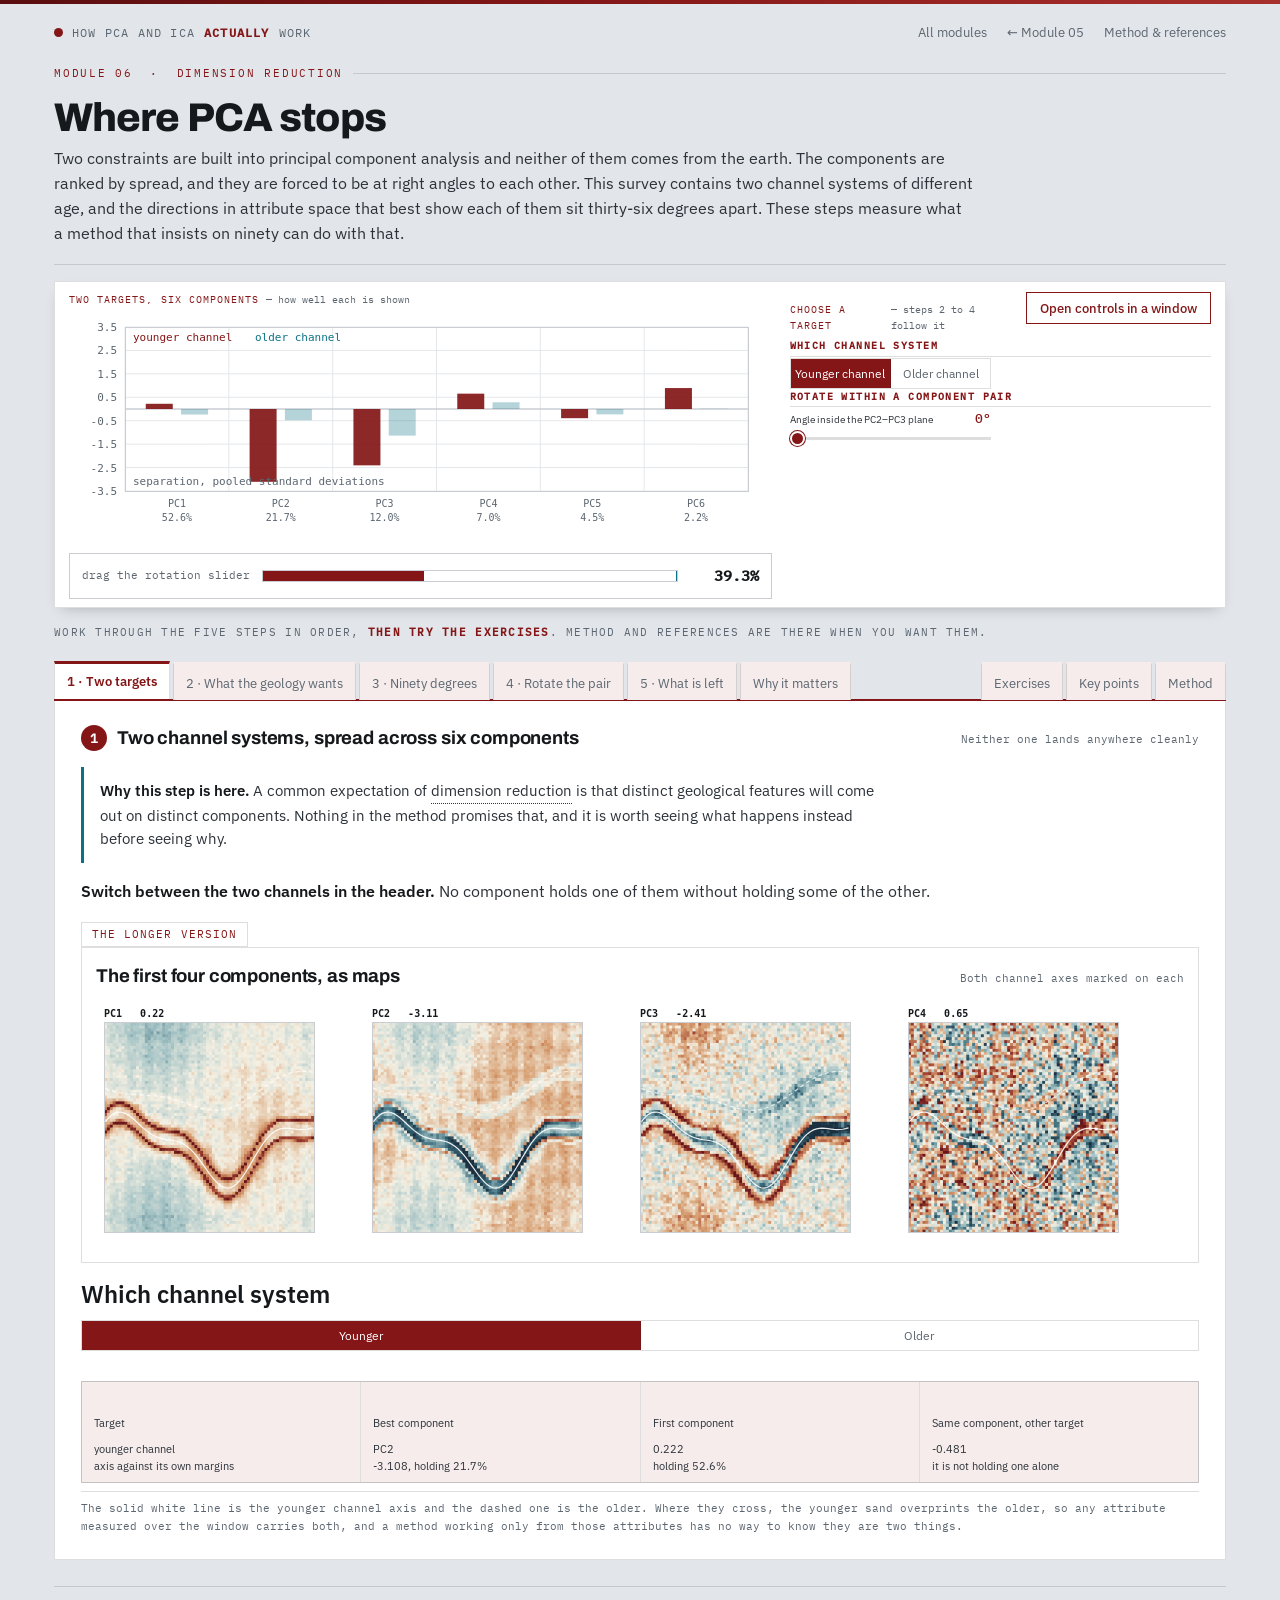
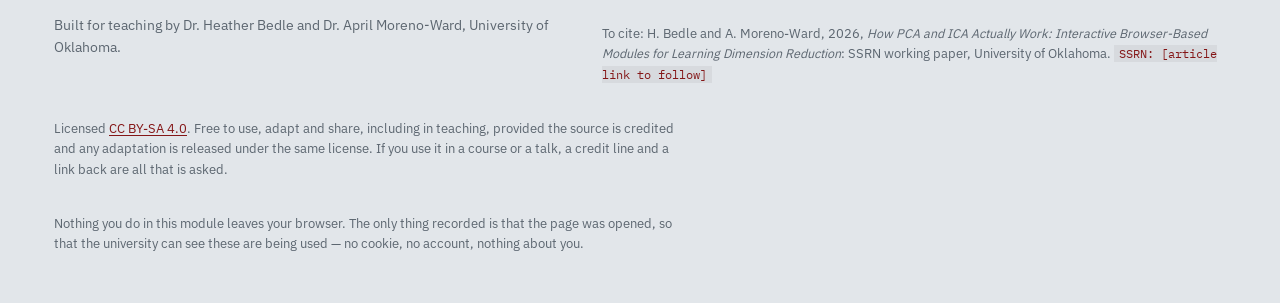
<file: modules/wherepcastops.html>
<!DOCTYPE html>
<html lang="en">
<head>
<meta charset="utf-8">
<meta name="viewport" content="width=device-width, initial-scale=1">
<title>Where PCA stops | How PCA and ICA Actually Work</title>
<meta name="description" content="The components come out perpendicular because of how they were computed, not because anything in the ground is. Measured on two channel systems whose best directions in attribute space sit 36 degrees apart, and what that costs.">
<link rel="stylesheet" href="../assets/fonts.css">
<link rel="stylesheet" href="../assets/style.css">
</head>
<body>

<div class="wrap">
  <header class="masthead">
    <a class="brand" href="../index.html"><span class="dot"></span>How PCA and ICA <b>actually</b> work</a>
    <nav>
      <a href="../index.html">All modules</a>
      <a href="howmany.html">← Module 05</a>
      <a href="#notes">Method &amp; references</a>
    </nav>
  </header>

  <div class="mod-head">
    <p class="eyebrow">Module 06 &nbsp;·&nbsp; Dimension reduction</p>
    <h1>Where PCA stops</h1>
    <p class="sub">Two constraints are built into principal component analysis and neither of them comes from the earth. The components are ranked by spread, and they are forced to be at right angles to each other. This survey contains two channel systems of different age, and the directions in attribute space that best show each of them sit thirty-six degrees apart. These steps measure what a method that insists on ninety can do with that.</p>
  </div>

  <div class="labhead">
    <div class="labgrid">
      <div>
        <p class="cap">Two targets, six components <span>&mdash; how well each is shown</span></p>
        <canvas id="cHead" aria-label="Separation of the young and old channel systems achieved by each of the six components, against the variance each holds"></canvas>
        <div class="score" id="score">
          <span class="say" id="scoreSay">drag the rotation and watch</span>
          <span class="track"><span class="fill" id="scoreFill"></span><span class="target" id="scoreTgt"></span></span>
          <span class="pct" id="scorePct">&mdash;</span>
        </div>
      </div>
      <div>
        <p class="cap">Choose a target <span>&mdash; steps 2 to 4 follow it</span></p>
        <div class="controls" id="winControls">
          <div class="ctl-col">
            <h2>Which channel system</h2>
            <div class="seg" id="segTgt" role="group" aria-label="Which target">
              <button type="button" data-tgt="young">Younger channel</button>
              <button type="button" data-tgt="old">Older channel</button>
            </div>
            <p class="hint-line" style="margin:6px 0 0">The younger one is wider, sand-filled and
              sinuous. The older one is thinner, at a different orientation, and partly overprinted
              where the two cross.</p>
          </div>
          <div class="ctl-col">
            <h2>Rotate within a component pair</h2>
            <div class="ctl">
              <label for="rot">Angle inside the PC2&ndash;PC3 plane
                <span class="val" id="rotV">0&deg;</span></label>
              <input type="range" data-key="rot" id="rot" min="0" max="175" step="5" value="0">
            </div>
            <p class="hint-line" style="margin:6px 0 0">At zero this is component 2 exactly. Step 4 is
              about what lives at the other angles, and why PCA does not go there.</p>
          </div>
        </div>
      </div>
    </div>
  </div>

  <p class="tabhint">Work through the five steps in order, <b>then try the exercises</b>.
    Method and references are there when you want them.</p>
  <nav class="tabs" id="tabs" role="tablist" aria-label="Module steps">
    <button role="tab" data-tab="p1" aria-selected="false">1 · Two targets</button>
    <button role="tab" data-tab="p2" aria-selected="false">2 · What the geology wants</button>
    <button role="tab" data-tab="p3" aria-selected="false">3 · Ninety degrees</button>
    <button role="tab" data-tab="p4" aria-selected="false">4 · Rotate the pair</button>
    <button role="tab" data-tab="p5" aria-selected="false">5 · What is left</button>
    <button role="tab" data-tab="pw" aria-selected="false">Why it matters</button>
    <span class="gap"></span>
    <button role="tab" data-tab="pe" aria-selected="false">Exercises</button>
    <button role="tab" data-tab="pk" aria-selected="false">Key points</button>
    <button role="tab" data-tab="pm" aria-selected="false">Method</button>
  </nav>

  <!-- =============================== STEP 1 =============================== -->
  <section class="tabpane" id="p1" role="tabpanel" hidden>
    <div class="plot-head" style="margin-bottom:14px">
      <h3><span class="stepno">1</span>Two channel systems, spread across six components</h3>
      <span class="hint">Neither one lands anywhere cleanly</span>
    </div>

    <p class="qbox"><b>Why this step is here.</b> A common expectation of dimension reduction is that
      distinct geological features will come out on distinct components. Nothing in the method promises
      that, and it is worth seeing what happens instead before seeing why.</p>


    

    <p class="lede"><b>Switch between the two channels in the header.</b> No component holds one of them without holding some of the other.</p>

    <details class="reveal"><summary>The longer version</summary>
        <p class="lede">The survey contains a younger sinuous channel and an older, thinner one at a
        different orientation. Both are real features of the model, both affect several attributes, and
        both are things an interpreter would want mapped separately.</p>
        <p class="lede">The bars above the tabs give how well each component separates each channel axis from
        its own margins. The younger channel is best shown by components 2 and 3, at 3.11 and 2.41, and the older one is best shown by component 3 at 1.14. No component holds one of them without holding
        some of the other, and the first component, which holds more than half the variance, shows
        neither.</p>
            </details>
<div class="plot">
      <div class="plot-head">
        <h3>The first four components, as maps</h3>
        <span class="hint">Both channel axes marked on each</span>
      </div>
      <canvas id="c1" aria-label="The first four component score maps with both channel axes marked"></canvas>
    </div>
    <div class="ctl-row" style="display:flex;flex-wrap:wrap;gap:18px;margin:12px 0 0">
      <div class="ctl" style="flex:1 1 260px;min-width:240px">
        <h2 style="margin:0 0 6px">Which channel system</h2>
        <div class="seg" id="segTgt1" role="group" aria-label="Which target">
          <button type="button" data-tgt="young">Younger</button>
          <button type="button" data-tgt="old">Older</button>
        </div>
      </div>
    </div>
    <div class="stats" id="s1"></div>
    <div class="legend prose">
      <span>The solid white line is the younger channel axis and the dashed one is the older. Where they
        cross, the younger sand overprints the older, so any attribute measured over the window carries
        both, and a method working only from those attributes has no way to know they are two
        things.</span>
    </div>
  </section>

  <!-- =============================== STEP 2 =============================== -->
  <section class="tabpane" id="p2" role="tabpanel" hidden>
    <div class="plot-head" style="margin-bottom:14px">
      <h3><span class="stepno">2</span>The direction each target would have chosen</h3>
      <span class="hint">Computed with the answer in hand</span>
    </div>


    

    <p class="lede"><b>Switch targets and watch the two recipes.</b> These were computed knowing where the channels are. They are a ceiling, not a method.</p>

    <details class="reveal"><summary>The longer version</summary>
        <p class="lede">Suppose the position of each channel were known, and the best direction in
        attribute space were computed for showing it: the weighted combination of the six attributes that
        pushes the channel axis furthest from its margins relative to the scatter within each. That is a
        standard discriminant calculation, and it uses information the method does not have. It is done
        here only to establish what the answer would have been.</p>
        <p class="lede">For the younger channel that direction achieves a separation of 9.34, against 3.11 for the best component and 6.40 for the best single attribute. For the older one it achieves 1.73 against 1.14. Both directions exist, both are available inside the same six attributes, and
        neither is any component.</p>
            </details>
<div class="plot">
      <div class="plot-head">
        <h3>The two directions, as weights on the six attributes</h3>
        <span class="hint">Shared axis, both drawn the same way</span>
      </div>
      <canvas id="c2" aria-label="The best separating direction for each channel system, as weights on the six attributes"></canvas>
    </div>
    <div class="ctl-row" style="display:flex;flex-wrap:wrap;gap:18px;margin:12px 0 0">
      <div class="ctl" style="flex:1 1 260px;min-width:240px">
        <h2 style="margin:0 0 6px">Which channel system</h2>
        <div class="seg" id="segTgt2" role="group" aria-label="Which target">
          <button type="button" data-tgt="young">Younger</button>
          <button type="button" data-tgt="old">Older</button>
        </div>
      </div>
    </div>
    <div class="stats" id="s2"></div>
    <div class="legend prose">
      <span>This calculation is supervised: it was told where the channel is. The point of putting it on
        the page is not that it could be run on a real survey without an interpretation already in hand,
        but that it establishes a ceiling. Any unsupervised method is trying to find something near
        these directions without being shown them, and knowing where they are makes it possible to say
        how close anything got.</span>
    </div>
  </section>

  <!-- =============================== STEP 3 =============================== -->
  <section class="tabpane" id="p3" role="tabpanel" hidden>
    <div class="plot-head" style="margin-bottom:14px">
      <h3><span class="stepno">3</span>Thirty-seven degrees apart, and the method insists on ninety</h3>
      <span class="hint">The constraint, stated as a number</span>
    </div>


    

    <p class="lede"><b>The two targets are 36 degrees apart. Components are 90 degrees apart, always.</b> Nothing can point along both.</p>

    <details class="reveal"><summary>The longer version</summary>
        <p class="lede">The two directions from step 2 are 35.75 degrees apart. That is the whole of this
        module in one measurement. Principal components are perpendicular to each other by construction,
        because each is taken from the residual of the last; if two features in the ground want directions
        thirty-six degrees apart, no pair of perpendicular components can point along both.</p>
        <p class="lede">The panel below gives the angle between every component and each of the two target
        directions. Nothing is close. The nearest approach in the whole set is component 3 at 37.5 degrees
        from the older channel's direction, and component 2 at 48.6 degrees from the younger one's. A
        direction fifty degrees away from what you wanted still carries some of it, which is why the
        components show the channels at all, and carries the rest of whatever else is in that direction,
        which is why they show them mixed.</p>
            </details>
<div class="plot">
      <div class="plot-head">
        <h3>Angle between each component and each target direction</h3>
        <span class="hint">Ninety would mean the component carries none of that target</span>
      </div>
      <canvas id="c3" aria-label="The angle between each principal component and the best separating direction for each channel system"></canvas>
    </div>
    <div class="ctl-row" style="display:flex;flex-wrap:wrap;gap:18px;margin:12px 0 0">
      <div class="ctl" style="flex:1 1 260px;min-width:240px">
        <h2 style="margin:0 0 6px">Which channel system</h2>
        <div class="seg" id="segTgt3" role="group" aria-label="Which target">
          <button type="button" data-tgt="young">Younger</button>
          <button type="button" data-tgt="old">Older</button>
        </div>
      </div>
    </div>
    <div class="stats" id="s3"></div>
  </section>

  <!-- =============================== STEP 4 =============================== -->
  <section class="tabpane" id="p4" role="tabpanel" hidden>
    <div class="plot-head" style="margin-bottom:14px">
      <h3><span class="stepno">4</span>Turn the pair and watch the ranking fail</h3>
      <span class="hint">Variance falls while the map improves</span>
    </div>


    

    <p class="lede"><b>Drag the rotation and fill the bar.</b> The map more than doubles on the way, while
      the quantity PCA ranks by goes <em>down</em>. Both components PCA returned are in this plane, and
      it chose neither of the good directions in it.</p>

    <details class="reveal"><summary>The longer version</summary>
        <p class="lede">Components 2 and 3 span a plane. Any direction inside that plane is available as a
        weighted combination of the two, and any of them could be written out as a volume. The slider in
        the header turns a direction through that plane, starting on component 2 at zero degrees and
        reaching component 3 at ninety.</p>
        <p class="lede">At zero degrees the direction separates the younger channel at 3.11 and holds a variance of 1.302. At forty degrees it separates at 7.91 and holds 1.062. The map gets
        dramatically better while the quantity the method ranks by gets worse, so the ranking is pointing
        away from the useful direction. Nothing was added to the data to make this happen; the better
        direction was inside the span of the components PCA already returned, and PCA had no reason to
        prefer it.</p>
            </details>
<div class="plot">
      <div class="plot-head">
        <h3>Separation and variance as the direction turns</h3>
        <span class="hint">One shared angle axis, both fixed</span>
      </div>
      <canvas id="c4" aria-label="Separation of each channel system and the variance held, as a direction is rotated within the plane of components two and three"></canvas>
    </div>
    <div class="ctl-row" style="display:flex;flex-wrap:wrap;gap:18px;margin:12px 0 0">
      <div class="ctl" style="flex:1 1 260px;min-width:240px">
        <label for="rot4">Angle inside the PC2&ndash;PC3 plane
          <span class="val" id="rot4V">0&deg;</span></label>
        <input type="range" data-key="rot" id="rot4" min="0" max="175" step="5" value="0">
      </div>
    </div>
    <div class="stats" id="s4"></div>
    <div class="legend prose">
      <span>Both channel systems improve together as the direction turns, rather than trading against
        each other, and that follows from the thirty-seven degrees: two targets whose directions are
        that close cannot be pulled apart by choosing between them. Separating them would need more than
        a rotation of one plane.</span>
    </div>
  </section>

  <!-- =============================== STEP 5 =============================== -->
  <section class="tabpane" id="p5" role="tabpanel" hidden>
    <div class="plot-head" style="margin-bottom:14px">
      <h3><span class="stepno">5</span>Second-order statistics are used up. Something is left</h3>
      <span class="hint">The opening the next module walks through</span>
    </div>


    

    <p class="lede"><b>Pick any two components.</b> If there were nothing left to find, this cloud would be a featureless round ball. Look at it.</p>

    <details class="reveal"><summary>The longer version</summary>
        <p class="lede">Everything PCA can see is in the covariance matrix, which holds variances and
        covariances and nothing else. Once the components are found, that matrix has been fully used: the
        scores are uncorrelated with each other, and no rotation of them can produce more decorrelation
        than that.</p>
        <p class="lede">But decorrelated is not the same as finished. The crossplot below is the score of one
        component against another, and if the scores were Gaussian the cloud would be a featureless round
        ball with nothing in it to prefer one rotation over any other. The cloud has structure in it. The excess
        kurtosis of the first component's score is 5.11, of the second 3.73, of the third 3.85: strongly
        peaked distributions with long tails, which a Gaussian cloud would not have.</p>
        <p class="lede">That structure is invisible to a covariance matrix, which means it is invisible to
        PCA, which means there is something left in the data that a method looking at it could still use.
        That is module 07.</p>
            </details>
<div class="plot">
      <div class="plot-head">
        <h3>Two scores against each other, and their distributions</h3>
        <span class="hint">Round would mean nothing left to find</span>
      </div>
      <canvas id="c5" aria-label="Crossplot of two component scores with their histograms, compared against a Gaussian of the same variance"></canvas>
    </div>
    <div class="ctl-row" style="display:flex;flex-wrap:wrap;gap:18px;margin:12px 0 0">
      <div class="ctl" style="flex:1 1 200px;min-width:180px">
        <label for="ca">Horizontal</label>
        <select id="ca" data-key="ca"></select>
      </div>
      <div class="ctl" style="flex:1 1 200px;min-width:180px">
        <label for="cb">Vertical</label>
        <select id="cb" data-key="cb"></select>
      </div>
    </div>
    <div class="stats" id="s5"></div>
  </section>

  <!-- ============================ WHY IT MATTERS =========================== -->
  <section class="tabpane" id="pw" role="tabpanel" hidden>
    <div class="plot-head" style="margin-bottom:14px">
      <h3>Why it matters</h3>
      <span class="hint">Where this shows up in real work</span>
    </div>
    <p class="lede">The two constraints examined here are the reason a PCA result can be correct and
      unhelpful at the same time, and they are the reason a second family of methods exists.</p>
    <ul class="lede" style="padding-left:20px">
      <li><b>Expecting one feature per component.</b> Distinct geology arriving on distinct components
        happens when the features' directions in attribute space happen to be near perpendicular. That
        is a property of the attribute set and the geology together, not something the method
        arranges.</li>
      <li><b>Reading a mixed component.</b> A component showing two things at once is not a failure of
        the run. It is what a perpendicular basis does with features that are not perpendicular, and no
        parameter choice fixes it.</li>
      <li><b>Rotating components afterward.</b> Factor analysis has rotated solutions for exactly this
        reason, and the seismic equivalent is to stop insisting on orthogonality, which is what module 08
        does.</li>
      <li><b>Judging whether a method helped.</b> The supervised ceiling in step 2 is worth computing
        whenever a ground truth exists, even on part of a survey. It converts "the components look
        reasonable" into a number.</li>
    </ul>
    <p class="lede"><b>Two points that are commonly confused.</b> The first is that orthogonality is a
      natural property of independent geological effects. Independent causes do not generally produce
      perpendicular directions in an arbitrary attribute space, and the two channel systems here are
      independent in origin and thirty-six degrees apart in attributes. The second is that a low
      variance component is a minor one. Step 4 reaches its best map at a direction whose variance is
      lower than the component it started from.</p>
    <div class="legend prose">
      <span>None of this is an argument that PCA is the wrong tool. Decorrelating a redundant attribute
        set, compressing it, and whitening it before something else runs are all jobs it does exactly.
        The argument is against expecting it to isolate geology, which it was never constructed to
        do.</span>
    </div>
  </section>

  <!-- ============================== EXERCISES ============================= -->
  <section class="tabpane" id="pe" role="tabpanel" hidden>
    <div class="tryit" style="max-width:none">
      <h3>Exercises</h3>
      <ol>
        <li><b>Look for each channel in each component.</b>
          <em class="point">Why: the expectation that features separate onto components is worth testing
            rather than assuming.</em>
          Switch between the two targets in the header and read the separation each component achieves
          for each.
          <em class="predict">Before starting: two distinct geological features, six components. How many
            components do you expect to hold one feature and not the other?</em>
          <details class="reveal"><summary>Hint</summary><span class="ans">For the younger channel the six components give 0.22, &minus;3.11, &minus;2.41, 0.66, &minus;0.39 and 0.89. For the older one they give &minus;0.24, &minus;0.48, &minus;1.14, 0.29, &minus;0.23 and 0.01. No
            component holds one and not the other: component 3 is the best available for the older
            channel at 1.14 and it is also the second best for the younger at 2.41. The first component,
            with 52.62% of the variance, is the worst in the set for both. Six components, two features,
            and not one clean assignment between them.</span></details></li>

        <li><b>Find the ceiling.</b>
          <em class="point">Why: knowing what was achievable is what turns a judgment about a map into a
            measurement.</em>
          In step 2, read the separation achieved by the discriminant direction for each target, and compare it
          against the best component and the best single attribute from module 05.
          <details class="reveal"><summary>Hint</summary><span class="ans">For the younger channel the
            discriminant direction reaches 9.34. The best component reaches 3.11 and the best single
            attribute, peak frequency, reaches 6.40. For the older channel it reaches 1.73 against
            1.14 from the best component. So on the younger channel the unsupervised result recovered
            less than a third of what was available, and a single raw attribute did better than it. The
            older channel is a harder target in every direction, which is itself worth knowing: 1.73 says
            the six attributes carry little about it. Why they carry little is not something these
            numbers answer. It is thinner, so it may be below tuning; it sits at a different level in the
            window; and the younger system crosses and overprints it. Any of those would produce the same
            low number, and separating them needs geology rather than more statistics.</span></details></li>

        <li><b>Measure the constraint.</b>
          <em class="point">Why: this is the number that says in advance whether a perpendicular basis
            can work on a given problem.</em>
          In step 3, read the angle between the two target directions, and the angle between each
          component and each target.
          <details class="reveal"><summary>Hint</summary><span class="ans">The two target directions are
            35.75 degrees apart. Principal components are exactly 90 degrees apart, so no two of them can
            sit along two directions that are 37 apart — the geometry forbids it before any data is
            considered. The closest any component comes to either target is component 3 at 37.5 degrees
            from the older channel's direction; for the younger channel the closest is component 2 at
            48.6 degrees. Component 1, holding half the variance, sits at 85.0 and 89.1 degrees, which is
            nearly perpendicular to both and explains why it shows neither.</span></details></li>

        <li><b>Turn the direction and watch the ranking point the wrong way.</b>
          <em class="point">Why: the ordering by variance is not a proxy for usefulness, and here it is
            actively anti-correlated with it.</em>
          In step 4, take the rotation from 0 to 90 degrees in steps and read the separation and the
          variance at each.
          <details class="reveal"><summary>Hint</summary><span class="ans">At 0 degrees, which is
            component 2 exactly, the younger channel separates at 3.11 with a variance of 1.302. At 30
            degrees it is 6.85 with 1.157, at 45 degrees 7.91 with 1.012, at 60 degrees 6.01 with 0.867,
            and at 90 degrees, which is component 3, it is 2.41 with 0.723. The best map in the plane is
            at 40 degrees and it holds less variance than the component the rotation started from. PCA
            had every one of these directions available and chose the two least useful ones in the plane,
            because the only thing it was ranking by was the quantity that falls as the map
            improves.</span></details></li>

        <li><b>Check whether anything is left.</b>
          <em class="point">Why: if the component scores were Gaussian, PCA would be the end of the
            story, and the next module would have nothing to work with.</em>
          In step 5, look at the crossplots of the first few scores against each other and read the
          excess kurtosis of each.
          <details class="reveal"><summary>Hint</summary><span class="ans">The excess kurtosis of the six scores is 5.70, 4.06, 3.69, &minus;0.12, 5.16 and 3.46. A Gaussian would give zero
            for all of them. Five of the six are strongly positive, meaning sharply peaked distributions
            with long tails, and the crossplots show clear structure rather than round blobs. The
            covariance matrix has nothing to say about any of it — every pair of scores is uncorrelated
            at about ten to the minus fifteen, which is as decorrelated as anything gets. So the
            second-order statistics are exhausted and the data is still visibly structured. The fourth score, at &minus;0.12, is the one that is close to Gaussian, and it is also the one carrying
            most of the acquisition footprint.</span></details></li>
      </ol>
    </div>
  </section>

  <!-- ============================= KEY POINTS ============================= -->
  <section class="tabpane" id="pk" role="tabpanel" hidden>
    <div class="takeaway">
      <h3>If you remember nothing else</h3>
      <ul>
        <li><b>The components are perpendicular because of the procedure.</b> Each is taken from the
          residual of the last, so orthogonality is guaranteed whatever the geology does.</li>
        <li><b>Geological features do not generally want perpendicular directions.</b> The two channel
          systems here want directions 35.75 degrees apart, and no perpendicular pair can serve both.</li>
        <li><b>A mixed component is the expected outcome, not a bad run.</b> No parameter choice
          separates features whose directions are close together.</li>
        <li><b>The variance ranking can point away from the useful direction.</b> Rotating inside the
          plane of components 2 and 3 more than doubles the channel separation while lowering the
          variance.</li>
        <li><b>A supervised reference turns a judgment into a measurement.</b> The discriminant direction
          reaches 9.34 here; the best component reached 3.11.</li>
        <li><b>Decorrelated is not finished.</b> The scores are uncorrelated to machine precision and
          their distributions are still strongly non-Gaussian, which is structure PCA cannot see.</li>
      </ul>
    </div>
  </section>

  <!-- =============================== METHOD =============================== -->
  <section class="tabpane" id="pm" role="tabpanel" hidden>
    <div class="plot-head" style="margin-bottom:14px">
      <h3 id="notes">Method</h3>
      <span class="hint">What is computed, and what is left out</span>
    </div>
    <p class="lede"><b>The survey, the attributes and the standardization</b> are those of modules 04 and
      05: six attributes on samples 22 to 50 of a 72 by 72 trace slab, Z-scored before the matrix is
      formed.</p>
    <p class="lede"><b>The two targets.</b> The younger channel is the sand-filled sinuous system with a
      maximum bed thickness of 26 ms; the older one is thinner, at a different orientation and a
      different level in the window. For each, the axis is the set of traces within half a channel width
      of the model's centerline and the margin is the set between 1.1 and 2.0 channel widths from it:
      249 and 498 traces for the younger, 170 and 342 for the older.</p>
    <p class="lede"><b>The separation statistic</b> is the difference between the mean over the axis
      traces and the mean over the margin traces, divided by the pooled standard deviation of the two
      groups. It is signed here, unlike in module 05, because the sign says which way round the feature
      appears and a comparison between directions needs it. It is a convenience for this teaching set
      rather than a standard seismic measurement.</p>
    <p class="lede"><b>The best separating direction</b> in step 2 is Fisher's linear discriminant:
      the pooled within-class covariance matrix inverted and applied to the difference of the two class
      means, in standardized attribute space, then normalized to unit length. The inverse is computed
      from the matrix's own eigendecomposition by
      <span class="k">assets/multivar.js</span>, with eigenvalues clamped at a floor so that a matrix
      that is singular to working precision gives a pseudo-inverse rather than infinities.</p>
    <p class="lede"><b>How close to a true maximum is it?</b> The discriminant maximizes a criterion
      very close to, but not identical with, the separation statistic quoted here, so it is a near-best
      direction rather than a proven maximum. A direct search over 20,000 random directions with local
      refinement beats it by 0.69% on the younger channel and 0.93% on the older. It is used as the
      reference because it is computed rather than searched for, and because a difference under one
      percent does not change any comparison on these pages. The word ceiling is used loosely and means
      "the best any direction was found to do".</p>
    <p class="lede"><b>This calculation is supervised and the module says so repeatedly.</b> It is told
      where the channel is, which no unsupervised method is, and it could not be run on a real survey
      before an interpretation existed. It is on the page to establish a ceiling: without it, a statement
      that the components did badly has nothing to be measured against.</p>
    <p class="lede"><b>Step 4's rotation</b> forms unit directions cos&theta;·v₂ + sin&theta;·v₃ from the
      second and third eigenvectors and projects the standardized data onto each. Every direction in that
      plane is a valid weighted sum of the six input attributes and could be written out as a volume by
      any package that can add volumes with coefficients.</p>
    <p class="lede"><b>Simplifications, stated plainly.</b> The channel positions come from the model,
      and on real data they would be interpretations with their own uncertainty, which would widen every
      separation figure here. The window is one stratal slab; a direction that works on it is not
      guaranteed to work on another. Only two features are considered, where a real survey holds many and
      they are not cleanly separable into a list. The discriminant assumes the two classes share a
      covariance structure, which they do not exactly.</p>
    <p class="lede"><b>Where this departs from production software.</b> Nowhere in the arithmetic. The
      constraint this module measures is a property of principal component analysis rather than of any
      implementation of it, so every package has it. Some offer a rotation of the retained components
      afterward — varimax and its relatives, familiar from factor analysis — which relaxes the
      interpretation of the axes without relaxing orthogonality. Dropping the orthogonality requirement
      altogether is what module 08 does.</p>
    <details class="reveal">
      <summary>References</summary>
      <ul class="lede" style="padding-left:20px">
        <li>Fisher, R. A., 1936, The use of multiple measurements in taxonomic problems: <em>Annals of
          Eugenics</em>, <b>7</b>, 179&ndash;188.</li>
        <li>Jolliffe, I. T., 2002, <em>Principal Component Analysis</em>, 2nd ed.: Springer — chapter 11
          on rotation and on the interpretation of components.</li>
        <li>Hyvärinen, A., and E. Oja, 2000, Independent component analysis: algorithms and applications:
          <em>Neural Networks</em>, <b>13</b>, 411&ndash;430.</li>
        <li>Lubo-Robles, D., and K. J. Marfurt, 2019, Independent component analysis for reservoir
          geomorphology and unsupervised seismic facies classification in the Taranaki Basin, New
          Zealand: <em>Interpretation</em>, <b>7</b>, SE19&ndash;SE42.</li>
        <li>Lubo-Robles, D., H. Bedle, K. J. Marfurt, and M. J. Pranter, 2023, Evaluation of principal
          component analysis for seismic attribute selection and self-organizing maps for seismic facies
          discrimination in the presence of gas hydrates: <em>Marine and Petroleum Geology</em>,
          <b>150</b>, 106097.</li>
      </ul>
    </details>
  </section>

  <section class="nextup" id="nextup" hidden>
    <p class="eyebrow">Next up</p>
    <h3>07 · Independence is not decorrelation</h3>
    <p>The scores are uncorrelated and their distributions are still structured. What kind of statistic
      can see that structure, and why a mixture of things always looks more Gaussian than the things
      that went into it.</p>
    <a class="btn ghost" href="independence.html">Module 07 →</a>
  </section>

  <div class="pager" id="pager" hidden>
    <a class="btn ghost" href="howmany.html">← Module 05: how many components to keep</a>
    <a class="btn ghost" href="../index.html">All modules</a>
    <a class="btn ghost" href="independence.html">Module 07: independence is not decorrelation →</a>
  </div>

  <footer>
    <div class="foot-grid">
      <p>Built for teaching by Dr. Heather Bedle and Dr. April Moreno-Ward, University of Oklahoma.</p>
      <p class="lic">To cite: H. Bedle and A. Moreno-Ward, 2026, <i>How PCA and ICA Actually Work:
        Interactive Browser-Based Modules for Learning Dimension Reduction</i>: SSRN working paper,
        University of Oklahoma. <span class="k">SSRN: [article link to follow]</span></p>
      <p class="lic">Licensed <a href="https://creativecommons.org/licenses/by-sa/4.0/">CC BY-SA 4.0</a>.
        Free to use, adapt and share, including in teaching, provided the source is credited and any
        adaptation is released under the same license. If you use it in a course or a talk, a credit line
        and a link back are all that is asked.</p>
      <p class="lic">Nothing you do in this module leaves your browser. The only thing recorded is that
        the page was opened, so that the university can see these are being used &mdash; no cookie, no
        account, nothing about you.</p>
    </div>
  </footer>
</div>

<script src="../assets/count.js"></script>
<script src="../assets/popout.js"></script>
<script src="../assets/panelout.js"></script>
<script src="../assets/glossary.js"></script>
<script src="../assets/score.js"></script>
<script src="../assets/multivar.js"></script>
<script src="../assets/attrfield.js"></script>
<script>
(function () {
  'use strict';

  if (typeof MV === 'undefined' || typeof AF === 'undefined') {
    var el = document.createElement('div');
    el.setAttribute('style', 'background:#841617;color:#fff;padding:14px 18px;margin:16px 0;' +
      'font:13px/1.6 ui-monospace,Menlo,monospace');
    el.textContent = 'This module could not load assets/multivar.js and assets/attrfield.js. It ' +
      'expects them one directory up, at ../assets/, and file names are case-sensitive on GitHub Pages.';
    var w0 = document.querySelector('.wrap');
    (w0 || document.body).insertBefore(el, w0 ? w0.firstChild : null);
    return;
  }

  var $ = function (id) { return document.getElementById(id); };
  var CRIM = '#841617', TEAL = '#0B7285', SLATE = '#5C6670', INK = '#16191C';

  var CORE = ['rms', 'envelope', 'peakfreq', 'bandwidth', 'coherence', 'glcmcon'];
  var SHORT = {
    rms: 'RMS', envelope: 'envelope', peakfreq: 'f peak', bandwidth: 'bandwidth',
    coherence: 'coherence', glcmcon: 'GLCM contrast'
  };

  var DEF = { tgt: 'young', rot: 0, ca: 0, cb: 1, tab: 'p1' };
  var S = MV.readState(DEF);
  if (S.tgt !== 'young' && S.tgt !== 'old') S.tgt = 'young';
  S.rot = Math.max(0, Math.min(175, Math.round(S.rot / 5) * 5));
  S.ca = Math.max(0, Math.min(5, Math.round(S.ca)));
  S.cb = Math.max(0, Math.min(5, Math.round(S.cb)));

  var CAN_LINK = location.protocol !== 'file:';
  function saveState() {
    if (!CAN_LINK) return;
    try { MV.writeState(S, DEF); } catch (e) { /* nothing shareable */ }
  }

  var SURVEY = null;
  function survey() {
    if (SURVEY) return SURVEY;
    var slab = AF.build({ nx: 72, ny: 72, freq: 30, noise: 0.12, footprint: 0.06, seed: 2026 });
    var attr = AF.attributes(slab, CORE);
    var X = CORE.map(function (n) { return attr[n]; });
    SURVEY = { slab: slab, X: X, Z: MV.zscore(X), P: MV.pca(X, { standardize: true }) };
    return SURVEY;
  }

  /* =====================================================================
     THE TWO TARGETS

     Axis traces and margin traces for each channel system, taken from the
     model. No real survey supplies these; they stand in for an
     interpretation and the Method tab says so.
     ===================================================================== */

  var MASKS = {};
  function masksFor(which) {
    if (MASKS[which]) return MASKS[which];
    var sv = survey(), nx = sv.slab.nx, ny = sv.slab.ny;
    var spec = which === 'young' ? AF.YOUNG : AF.OLD;
    var axis = [], marg = [], ix, iy;
    for (ix = 0; ix < nx; ix++) for (iy = 0; iy < ny; iy++) {
      var yc = AF.centerline(ix, nx, spec) * (ny - 1);
      var d = Math.abs(iy - yc) / (spec.halfWidth * (ny - 1));
      var k = ix * ny + iy;
      if (d < 0.45) axis.push(k); else if (d > 1.1 && d < 2.0) marg.push(k);
    }
    MASKS[which] = { axis: axis, marg: marg };
    return MASKS[which];
  }

  function sep(m, which) {
    var M = masksFor(which);
    var a = M.axis.map(function (k) { return m[k]; });
    var b = M.marg.map(function (k) { return m[k]; });
    var ma = MV.mean(a), mb = MV.mean(b);
    var sa = MV.std(a, ma), sb = MV.std(b, mb);
    return (ma - mb) / Math.sqrt((sa * sa + sb * sb) / 2 || 1);
  }

  /* Fisher's linear discriminant: the direction in standardized attribute
     space that pushes the two groups furthest apart relative to the scatter
     within them. Supervised, and used only to establish a ceiling. */
  var FISH = {};
  function fisher(which) {
    if (FISH[which]) return FISH[which];
    var sv = survey(), Z = sv.Z, p = CORE.length;
    var M = masksFor(which);

    function groupStats(idx) {
      var mu = [], j, k;
      for (j = 0; j < p; j++) {
        var s = 0;
        for (k = 0; k < idx.length; k++) s += Z[j][idx[k]];
        mu.push(s / idx.length);
      }
      var C = [];
      for (j = 0; j < p; j++) C.push(new Float64Array(p));
      for (j = 0; j < p; j++) {
        for (var l = j; l < p; l++) {
          var s2 = 0;
          for (k = 0; k < idx.length; k++) {
            s2 += (Z[j][idx[k]] - mu[j]) * (Z[l][idx[k]] - mu[l]);
          }
          s2 /= idx.length;
          C[j][l] = s2; C[l][j] = s2;
        }
      }
      return { mu: mu, C: C, n: idx.length };
    }

    var a = groupStats(M.axis), b = groupStats(M.marg);
    var tot = a.n + b.n, Sw = [], i, j;
    for (i = 0; i < p; i++) {
      Sw.push(new Float64Array(p));
      for (j = 0; j < p; j++) Sw[i][j] = (a.n * a.C[i][j] + b.n * b.C[i][j]) / tot;
    }
    var Si = MV.inverse(Sw);
    var w = new Float64Array(p);
    for (i = 0; i < p; i++) {
      var s3 = 0;
      for (j = 0; j < p; j++) s3 += Si[i][j] * (a.mu[j] - b.mu[j]);
      w[i] = s3;
    }
    FISH[which] = MV.unit(w);
    return FISH[which];
  }

  function angleBetween(u, v) {
    var s = 0;
    for (var i = 0; i < u.length; i++) s += u[i] * v[i];
    return Math.acos(Math.min(1, Math.abs(s))) * 180 / Math.PI;
  }

  /* The direction at the current rotation inside the plane of PC2 and PC3. */
  function rotated(deg) {
    var P = survey().P, th = (deg === undefined ? S.rot : deg) * Math.PI / 180;
    var u = new Float64Array(CORE.length);
    for (var i = 0; i < CORE.length; i++) {
      u[i] = Math.cos(th) * P.vectors[1][i] + Math.sin(th) * P.vectors[2][i];
    }
    return MV.unit(u);
  }

  /* =====================================================================
     THE SCORE

     Step 4 asks the reader to turn a direction through a plane and find the
     one that shows the channel best. That best exists and is computable, so
     it is on screen while they hunt. The bar spans the worst direction in the
     plane to the best, both measured on the target currently selected.
     ===================================================================== */

  var SWEEPC = {};
  function sweepFor(which) {
    if (SWEEPC[which]) return SWEEPC[which];
    var sv = survey(), out = [], t2;
    for (t2 = 0; t2 <= 175; t2 += 5) {
      out.push({ deg: t2, sep: Math.abs(sep(MV.project(sv.Z, rotated(t2)), which)) });
    }
    SWEEPC[which] = out;
    return out;
  }

  function drawScore() {
    var sw = sweepFor(S.tgt);
    var best = 0, worst = Infinity, i;
    for (i = 0; i < sw.length; i++) {
      if (sw[i].sep > best) best = sw[i].sep;
      if (sw[i].sep < worst) worst = sw[i].sep;
    }
    var now = Math.abs(sep(MV.project(survey().Z, rotated()), S.tgt));
    SCORE.set({ now: now, best: best, worst: worst, key: S.tgt,
      verb: 'drag the rotation slider',
      won: 'best direction in this plane',
      next: 'and its variance is lower than component 2\u2019s' });
  }

  /* =====================================================================
     DRAWING HELPERS
     ===================================================================== */

  function contentWidth(el) {
    var p = el.parentElement || el;
    var cs = getComputedStyle(p);
    return Math.max(260, p.clientWidth - parseFloat(cs.paddingLeft) - parseFloat(cs.paddingRight));
  }

  function fit(id, w, h) {
    var c = $(id);
    if (!c) return null;
    var dpr = window.devicePixelRatio || 1;
    c.style.width = w + 'px';
    c.style.height = h + 'px';
    c.width = Math.round(w * dpr);
    c.height = Math.round(h * dpr);
    var ctx = c.getContext('2d');
    ctx.setTransform(dpr, 0, 0, dpr, 0, 0);
    ctx.clearRect(0, 0, w, h);
    ctx.font = '11px ui-monospace,Menlo,monospace';
    return ctx;
  }

  function grid(ctx, r, x0, x1, y0, y1, nx, ny, labels) {
    ctx.save();
    ctx.fillStyle = SLATE;
    ctx.strokeStyle = '#E4E7EA';
    ctx.lineWidth = 1;
    var i, v, X, Y;
    ctx.textAlign = 'center';
    for (i = 0; i <= nx; i++) {
      X = r.x + r.w * i / nx;
      ctx.beginPath(); ctx.moveTo(X, r.y); ctx.lineTo(X, r.y + r.h); ctx.stroke();
      if (labels) {
        v = x0 + (x1 - x0) * i / nx;
        ctx.fillText(String(Math.round(v)), X, r.y + r.h + 14);
      }
    }
    ctx.textAlign = 'right';
    for (i = 0; i <= ny; i++) {
      v = y0 + (y1 - y0) * i / ny;
      Y = r.y + r.h - r.h * i / ny;
      ctx.beginPath(); ctx.moveTo(r.x, Y); ctx.lineTo(r.x + r.w, Y); ctx.stroke();
      ctx.fillText(Math.abs(v) >= 10 || v === Math.round(v) ? String(Math.round(v)) : v.toFixed(1),
        r.x - 8, Y + 4);
    }
    ctx.strokeStyle = '#C9CDD2';
    ctx.strokeRect(r.x + 0.5, r.y + 0.5, r.w, r.h);
    ctx.restore();
  }

  function cmap(t) {
    t = Math.max(0, Math.min(1, t));
    var stops = [[26, 47, 63], [61, 109, 125], [166, 196, 198], [244, 240, 227],
                 [214, 156, 110], [166, 71, 52], [102, 20, 24]];
    var u = t * (stops.length - 1), i = Math.min(stops.length - 2, Math.floor(u)), f = u - i;
    var a = stops[i], b = stops[i + 1];
    return 'rgb(' + Math.round(a[0] + (b[0] - a[0]) * f) + ',' +
      Math.round(a[1] + (b[1] - a[1]) * f) + ',' +
      Math.round(a[2] + (b[2] - a[2]) * f) + ')';
  }

  function drawMap(ctx, r, m, title) {
    var sv = survey(), nx = sv.slab.nx, ny = sv.slab.ny;
    var q = Math.max(Math.abs(AF.percentile(m, 0.01)), Math.abs(AF.percentile(m, 0.99))) || 1;
    var cw = r.w / nx, ch = r.h / ny, ix, iy;
    for (ix = 0; ix < nx; ix++) for (iy = 0; iy < ny; iy++) {
      ctx.fillStyle = cmap((m[ix * ny + iy] + q) / (2 * q));
      ctx.fillRect(r.x + ix * cw, r.y + (ny - 1 - iy) * ch, cw + 0.6, ch + 0.6);
    }
    ctx.save();
    ctx.strokeStyle = '#C9CDD2';
    ctx.strokeRect(r.x + 0.5, r.y + 0.5, r.w, r.h);
    if (title) {
      ctx.fillStyle = INK;
      ctx.textAlign = 'left';
      ctx.font = '600 10px ui-monospace,Menlo,monospace';
      ctx.fillText(title, r.x, r.y - 5);
      ctx.font = '11px ui-monospace,Menlo,monospace';
    }
    ctx.restore();
  }

  function markChannels(ctx, r) {
    var sv = survey(), nx = sv.slab.nx, ny = sv.slab.ny;
    ctx.save();
    ctx.lineWidth = 1.2;
    [[AF.YOUNG, 'rgba(255,255,255,0.9)', []], [AF.OLD, 'rgba(255,255,255,0.75)', [4, 3]]]
      .forEach(function (p) {
        ctx.strokeStyle = p[1];
        ctx.setLineDash(p[2]);
        ctx.beginPath();
        for (var ix = 0; ix < nx; ix++) {
          var yc = AF.centerline(ix, nx, p[0]) * (ny - 1);
          var X = r.x + (ix + 0.5) * r.w / nx;
          var Y = r.y + r.h - (yc + 0.5) * r.h / ny;
          if (ix === 0) ctx.moveTo(X, Y); else ctx.lineTo(X, Y);
        }
        ctx.stroke();
      });
    ctx.setLineDash([]);
    ctx.restore();
  }

  /* =====================================================================
     HEADER
     ===================================================================== */

  function drawHead() {
    var host = $('cHead');
    if (!host || host.offsetParent === null) return;
    var w = contentWidth(host), h = 230;
    var ctx = fit('cHead', w, h);
    if (!ctx) return;
    var P = survey().P;
    var r = { x: 56, y: 14, w: w - 56 - 24, h: h - 14 - 52 };
    grid(ctx, r, 0, 6, -3.5, 3.5, 6, 7, false);

    var cw = r.w / 6, zero = r.y + r.h / 2, i;
    ctx.save();
    ctx.strokeStyle = '#C9CDD2';
    ctx.lineWidth = 1.4;
    ctx.beginPath(); ctx.moveTo(r.x, zero); ctx.lineTo(r.x + r.w, zero); ctx.stroke();
    ctx.restore();

    for (i = 0; i < 6; i++) {
      var cx = r.x + (i + 0.5) * cw;
      [['young', CRIM, -0.30], ['old', TEAL, 0.04]].forEach(function (q) {
        var v = sep(P.scores[i], q[0]);
        var hh = -v / 3.5 * (r.h / 2);
        ctx.save();
        ctx.globalAlpha = (q[0] === S.tgt) ? 0.92 : 0.30;
        ctx.fillStyle = q[1];
        ctx.fillRect(cx + q[2] * cw, Math.min(zero, zero + hh), cw * 0.26, Math.abs(hh));
        ctx.restore();
      });
      ctx.save();
      ctx.fillStyle = SLATE;
      ctx.textAlign = 'center';
      ctx.font = '10px ui-monospace,Menlo,monospace';
      ctx.fillText('PC' + (i + 1), cx, r.y + r.h + 16);
      ctx.fillText((P.explained[i] * 100).toFixed(1) + '%', cx, r.y + r.h + 30);
      ctx.restore();
    }
    ctx.save();
    ctx.textAlign = 'left';
    ctx.fillStyle = CRIM;
    ctx.fillText('younger channel', r.x + 8, r.y + 14);
    ctx.fillStyle = TEAL;
    ctx.fillText('older channel', r.x + 130, r.y + 14);
    ctx.fillStyle = SLATE;
    ctx.fillText('separation, pooled standard deviations', r.x + 8, r.y + r.h - 6);
    ctx.restore();
  }

  /* =====================================================================
     STEP PANELS
     ===================================================================== */

  function drawStep1() {
    var host = $('c1');
    if (!host || host.offsetParent === null) return;
    var w = contentWidth(host);
    var size = Math.min(210, (w - 70) / 4);
    var ctx = fit('c1', w, size + 40);
    if (!ctx) return;
    var P = survey().P;
    var gap = Math.max(12, (w - 16 - 4 * size) / 4);
    for (var i = 0; i < 4; i++) {
      var r = { x: 8 + i * (size + gap), y: 22, w: size, h: size };
      drawMap(ctx, r, P.scores[i], 'PC' + (i + 1) + '   ' +
        sep(P.scores[i], S.tgt).toFixed(2));
      markChannels(ctx, r);
    }
  }

  function drawStep2() {
    var host = $('c2');
    if (!host || host.offsetParent === null) return;
    var w = contentWidth(host);
    var rowH = 26;
    var ctx = fit('c2', w, 34 + CORE.length * rowH + 26);
    if (!ctx) return;
    var wy = fisher('young'), wo = fisher('old');
    var x0 = 112, rw = w - x0 - 30, mid = x0 + rw / 2;
    ctx.save();
    ctx.strokeStyle = '#E4E7EA';
    [-1, -0.5, 0, 0.5, 1].forEach(function (v) {
      var X = mid + v * rw / 2;
      ctx.beginPath(); ctx.moveTo(X, 30); ctx.lineTo(X, 30 + CORE.length * rowH); ctx.stroke();
      ctx.fillStyle = SLATE;
      ctx.textAlign = 'center';
      ctx.fillText(v.toFixed(1), X, 24);
    });
    ctx.restore();
    CORE.forEach(function (n, i) {
      var y = 30 + i * rowH;
      ctx.save();
      ctx.fillStyle = SLATE;
      ctx.textAlign = 'right';
      ctx.fillText(SHORT[n], x0 - 8, y + rowH / 2 + 4);
      ctx.restore();
      [[wy[i], CRIM, 2, 'young'], [wo[i], TEAL, 13, 'old']].forEach(function (q) {
        var bw = q[0] * rw / 2;
        ctx.save();
        ctx.globalAlpha = (q[3] === S.tgt) ? 0.92 : 0.32;
        ctx.fillStyle = q[1];
        ctx.fillRect(Math.min(mid, mid + bw), y + q[2], Math.abs(bw), 9);
        ctx.restore();
      });
    });
    ctx.save();
    ctx.textAlign = 'left';
    ctx.fillStyle = CRIM;
    ctx.fillText('younger channel direction', x0, 34 + CORE.length * rowH + 14);
    ctx.fillStyle = TEAL;
    ctx.fillText('older channel direction', x0 + 200, 34 + CORE.length * rowH + 14);
    ctx.restore();
  }

  function drawStep3() {
    var host = $('c3');
    if (!host || host.offsetParent === null) return;
    var w = contentWidth(host), h = 270;
    var ctx = fit('c3', w, h);
    if (!ctx) return;
    var P = survey().P, wy = fisher('young'), wo = fisher('old');
    var r = { x: 56, y: 14, w: w - 56 - 24, h: h - 14 - 52 };
    grid(ctx, r, 0, 6, 0, 90, 6, 6, false);
    var cw = r.w / 6, i;
    for (i = 0; i < 6; i++) {
      var cx = r.x + (i + 0.5) * cw;
      [[angleBetween(wy, P.vectors[i]), CRIM, -0.30, 'young'],
       [angleBetween(wo, P.vectors[i]), TEAL, 0.04, 'old']].forEach(function (q) {
        var y = r.y + r.h - q[0] / 90 * r.h;
        ctx.save();
        ctx.globalAlpha = (q[3] === S.tgt) ? 0.92 : 0.30;
        ctx.fillStyle = q[1];
        ctx.fillRect(cx + q[2] * cw, y, cw * 0.26, r.y + r.h - y);
        ctx.restore();
        if (q[3] === S.tgt) {
          ctx.save();
          ctx.fillStyle = INK;
          ctx.textAlign = 'center';
          ctx.font = '10px ui-monospace,Menlo,monospace';
          ctx.fillText(q[0].toFixed(1), cx + q[2] * cw + cw * 0.13, y - 5);
          ctx.restore();
        }
      });
      ctx.save();
      ctx.fillStyle = SLATE;
      ctx.textAlign = 'center';
      ctx.font = '10px ui-monospace,Menlo,monospace';
      ctx.fillText('PC' + (i + 1), cx, r.y + r.h + 16);
      ctx.restore();
    }
    var y90 = r.y;
    ctx.save();
    ctx.strokeStyle = INK;
    ctx.lineWidth = 1.4;
    ctx.setLineDash([6, 4]);
    ctx.beginPath(); ctx.moveTo(r.x, y90); ctx.lineTo(r.x + r.w, y90); ctx.stroke();
    ctx.setLineDash([]);
    ctx.fillStyle = INK;
    ctx.textAlign = 'right';
    ctx.fillText('90\u00b0: carries none of that target', r.x + r.w - 6, y90 + 14);
    ctx.fillStyle = SLATE;
    ctx.textAlign = 'left';
    ctx.fillText('angle to the best direction, degrees', r.x + 8, r.y + r.h - 8);
    ctx.restore();
  }

  function drawStep4() {
    var host = $('c4');
    if (!host || host.offsetParent === null) return;
    var w = contentWidth(host), h = 310;
    var ctx = fit('c4', w, h);
    if (!ctx) return;
    var sv = survey();
    var rw = w - 62 - 24, rh = 106;
    var rA = { x: 62, y: 14, w: rw, h: rh };
    var rB = { x: 62, y: 14 + rh + 34, w: rw, h: rh };
    grid(ctx, rA, 0, 180, 0, 8, 6, 4, true);
    grid(ctx, rB, 0, 180, 0, 1.6, 6, 4, true);

    var ys = [], yo = [], vv = [], t;
    for (t = 0; t <= 180; t += 5) {
      var pr = MV.project(sv.Z, rotated(t));
      ys.push(Math.abs(sep(pr, 'young')));
      yo.push(Math.abs(sep(pr, 'old')));
      vv.push(MV.variance(pr));
    }
    function curve(rect, arr, ymax, color, width) {
      ctx.save();
      ctx.strokeStyle = color;
      ctx.lineWidth = width || 2;
      ctx.beginPath();
      for (var i = 0; i < arr.length; i++) {
        var X = rect.x + (i * 5) / 180 * rect.w;
        var Y = rect.y + rect.h - Math.min(ymax, arr[i]) / ymax * rect.h;
        if (i === 0) ctx.moveTo(X, Y); else ctx.lineTo(X, Y);
      }
      ctx.stroke();
      ctx.restore();
    }
    curve(rA, ys, 8, CRIM, S.tgt === 'young' ? 2.4 : 1.2);
    curve(rA, yo, 8, TEAL, S.tgt === 'old' ? 2.4 : 1.2);
    curve(rB, vv, 1.6, INK, 2);

    [rA, rB].forEach(function (rect) {
      var X = rect.x + S.rot / 180 * rect.w;
      ctx.save();
      ctx.strokeStyle = INK;
      ctx.lineWidth = 1.4;
      ctx.setLineDash([4, 4]);
      ctx.beginPath(); ctx.moveTo(X, rect.y); ctx.lineTo(X, rect.y + rect.h); ctx.stroke();
      ctx.restore();
    });
    ctx.save();
    ctx.textAlign = 'left';
    ctx.fillStyle = CRIM;
    ctx.fillText('younger channel separation', rA.x + 8, rA.y + 16);
    ctx.fillStyle = TEAL;
    ctx.fillText('older', rA.x + 210, rA.y + 16);
    ctx.fillStyle = INK;
    ctx.fillText('variance held by the direction', rB.x + 8, rB.y + 16);
    ctx.fillStyle = SLATE;
    ctx.textAlign = 'center';
    ctx.fillText('degrees from component 2 toward component 3 \u2014 one axis, shared',
      rB.x + rB.w / 2, rB.y + rB.h + 32);
    ctx.restore();
  }

  function drawStep5() {
    var host = $('c5');
    if (!host || host.offsetParent === null) return;
    var w = contentWidth(host);
    var size = Math.min(280, w * 0.45);
    var ctx = fit('c5', w, size + 56);
    if (!ctx) return;
    var P = survey().P;
    var a = P.scores[S.ca], b = P.scores[S.cb];
    var sa = MV.std(a) || 1, sb = MV.std(b) || 1;
    var ma = MV.mean(a), mb = MV.mean(b);
    var r = { x: 52, y: 22, w: size, h: size };
    grid(ctx, r, -4, 4, -4, 4, 4, 4, true);
    ctx.save();
    ctx.beginPath(); ctx.rect(r.x, r.y, r.w, r.h); ctx.clip();
    ctx.fillStyle = 'rgba(22,25,28,0.30)';
    for (var i = 0; i < a.length; i++) {
      var zx = (a[i] - ma) / sa, zy = (b[i] - mb) / sb;
      var X = r.x + (zx + 4) / 8 * r.w;
      var Y = r.y + r.h - (zy + 4) / 8 * r.h;
      ctx.fillRect(X - 0.9, Y - 0.9, 1.8, 1.8);
    }
    ctx.restore();

    // the histogram of the horizontal score, against a Gaussian of equal spread
    var hx = { x: r.x + size + 46, y: 22, w: Math.max(150, w - (r.x + size + 46) - 24), h: size };
    grid(ctx, hx, -4, 4, 0, 0.5, 4, 5, true);
    var H = MV.hist(a, ma - 4 * sa, ma + 4 * sa, 48);
    var bw = hx.w / 48, k;
    ctx.save();
    ctx.fillStyle = CRIM;
    ctx.globalAlpha = 0.82;
    for (k = 0; k < 48; k++) {
      var frac = H.counts[k] / H.n / (8 / 48);          // density per unit of sd
      var bh = Math.min(1, frac / 0.5) * hx.h;
      ctx.fillRect(hx.x + k * bw + 0.4, hx.y + hx.h - bh, Math.max(1, bw - 0.8), bh);
    }
    ctx.restore();
    ctx.save();
    ctx.strokeStyle = TEAL;
    ctx.lineWidth = 2;
    ctx.beginPath();
    for (k = 0; k <= 96; k++) {
      var z = -4 + 8 * k / 96;
      var g = Math.exp(-z * z / 2) / Math.sqrt(2 * Math.PI);
      var X2 = hx.x + (z + 4) / 8 * hx.w;
      var Y2 = hx.y + hx.h - Math.min(1, g / 0.5) * hx.h;
      if (k === 0) ctx.moveTo(X2, Y2); else ctx.lineTo(X2, Y2);
    }
    ctx.stroke();
    ctx.restore();

    ctx.save();
    ctx.textAlign = 'left';
    ctx.fillStyle = INK;
    ctx.font = '600 10px ui-monospace,Menlo,monospace';
    ctx.fillText('PC' + (S.ca + 1) + ' against PC' + (S.cb + 1) + ', in standard deviations',
      r.x, r.y - 6);
    ctx.fillText('PC' + (S.ca + 1) + ' distribution, with a Gaussian of the same spread',
      hx.x, hx.y - 6);
    ctx.restore();
  }

  /* =====================================================================
     READOUTS
     ===================================================================== */

  function stat(label, value, note) {
    return '<div class="stat"><span class="lab">' + label + '</span>' +
      '<span class="num">' + value + '</span>' +
      (note ? '<span class="sub">' + note + '</span>' : '') + '</div>';
  }

  function drawStats() {
    var sv = survey(), P = sv.P;
    var tname = S.tgt === 'young' ? 'younger' : 'older';
    if ($('s1')) {
      var best = 0, i;
      for (i = 0; i < 6; i++) {
        if (Math.abs(sep(P.scores[i], S.tgt)) > Math.abs(sep(P.scores[best], S.tgt))) best = i;
      }
      $('s1').innerHTML =
        stat('Target', tname + ' channel', 'axis against its own margins') +
        stat('Best component', 'PC' + (best + 1), sep(P.scores[best], S.tgt).toFixed(3) +
          ', holding ' + (P.explained[best] * 100).toFixed(1) + '%') +
        stat('First component', sep(P.scores[0], S.tgt).toFixed(3), 'holding ' +
          (P.explained[0] * 100).toFixed(1) + '%') +
        stat('Same component, other target',
          sep(P.scores[best], S.tgt === 'young' ? 'old' : 'young').toFixed(3),
          'it is not holding one alone');
    }
    if ($('s2')) {
      var wsel = fisher(S.tgt), wother = fisher(S.tgt === 'young' ? 'old' : 'young');
      var prSel = MV.project(sv.Z, wsel);
      var bestv = 0, j;
      for (j = 0; j < 6; j++) {
        if (Math.abs(sep(P.scores[j], S.tgt)) > Math.abs(sep(P.scores[bestv], S.tgt))) bestv = j;
      }
      $('s2').innerHTML =
        stat('Best available', Math.abs(sep(prSel, S.tgt)).toFixed(3),
          'the discriminant direction') +
        stat('Best component reached', Math.abs(sep(P.scores[bestv], S.tgt)).toFixed(3),
          'PC' + (bestv + 1)) +
        stat('Fraction recovered',
          (100 * Math.abs(sep(P.scores[bestv], S.tgt)) / Math.abs(sep(prSel, S.tgt))).toFixed(0) + '%',
          'of what was available') +
        stat('Same direction, other target',
          Math.abs(sep(prSel, S.tgt === 'young' ? 'old' : 'young')).toFixed(3),
          'it carries some of that too');
      void wother;
    }
    if ($('s3')) {
      var wy = fisher('young'), wo = fisher('old');
      var cl = 0, k;
      for (k = 0; k < 6; k++) {
        if (angleBetween(fisher(S.tgt), P.vectors[k]) <
            angleBetween(fisher(S.tgt), P.vectors[cl])) cl = k;
      }
      $('s3').innerHTML =
        stat('The two targets', angleBetween(wy, wo).toFixed(2) + '\u00b0', 'apart in attribute space') +
        stat('Components are', '90.00\u00b0', 'apart, always, by construction') +
        stat('Closest component', 'PC' + (cl + 1),
          angleBetween(fisher(S.tgt), P.vectors[cl]).toFixed(1) + '\u00b0 from the ' + tname) +
        stat('Component 1 is', angleBetween(fisher(S.tgt), P.vectors[0]).toFixed(1) + '\u00b0',
          'away, which is why it shows nothing');
    }
    if ($('s4')) {
      var u = rotated(), pr = MV.project(sv.Z, u);
      var bestA = 0, bestV = 0, t;
      for (t = 0; t <= 175; t += 5) {
        var v2 = Math.abs(sep(MV.project(sv.Z, rotated(t)), S.tgt));
        if (v2 > bestV) { bestV = v2; bestA = t; }
      }
      $('s4').innerHTML =
        stat('At ' + S.rot + '\u00b0', Math.abs(sep(pr, S.tgt)).toFixed(3),
          'separation of the ' + tname) +
        stat('Variance there', MV.variance(pr).toFixed(3), 'what PCA ranks by') +
        stat('Best in the plane', bestV.toFixed(3), 'at ' + bestA + '\u00b0') +
        stat('Variance at the best', MV.variance(MV.project(sv.Z, rotated(bestA))).toFixed(3),
          'lower than at component 2');
    }
    if ($('s5')) {
      $('s5').innerHTML =
        stat('Kurtosis of PC' + (S.ca + 1), MV.kurtosis(P.scores[S.ca]).toFixed(3),
          'zero for a Gaussian') +
        stat('Kurtosis of PC' + (S.cb + 1), MV.kurtosis(P.scores[S.cb]).toFixed(3), 'excess') +
        stat('Correlation between them',
          MV.corr([P.scores[S.ca], P.scores[S.cb]])[0][1].toExponential(1),
          'PCA has finished its job') +
        stat('Negentropy of PC' + (S.ca + 1), MV.negentropy(P.scores[S.ca]).toExponential(2),
          'distance from a Gaussian');
    }
  }

  /* =====================================================================
     WIRING
     ===================================================================== */

  var PANES = ['p1', 'p2', 'p3', 'p4', 'p5', 'pw', 'pe', 'pk', 'pm'];

  function fillComponentSelect(id, key) {
    var el = $(id);
    if (!el) return;
    el.innerHTML = '';
    for (var i = 0; i < 6; i++) {
      var o = document.createElement('option');
      o.value = String(i);
      o.textContent = 'Component ' + (i + 1);
      el.appendChild(o);
    }
    el.value = String(S[key]);
  }

  function syncLabels() {
    ['rot', 'rot4'].forEach(function (id) {
      var e = $(id); if (e) e.value = S.rot;
      var v = $(id + 'V'); if (v) v.textContent = S.rot + '\u00b0';
    });
    if ($('ca')) $('ca').value = String(S.ca);
    if ($('cb')) $('cb').value = String(S.cb);
    document.querySelectorAll('#segTgt button, #segTgt1 button, #segTgt2 button, #segTgt3 button')
      .forEach(function (b) {
        var on = b.dataset.tgt === S.tgt;
        b.classList.toggle('on', on);
        b.setAttribute('aria-pressed', on);
      });
  }

  function drawAll() {
    drawHead();
    drawStep1(); drawStep2(); drawStep3(); drawStep4(); drawStep5();
    drawStats();
    drawScore();
  }

  function showTab(id) {
    PANES.forEach(function (q) { var el = $(q); if (el) el.hidden = q !== id; });
    document.querySelectorAll('#tabs button').forEach(function (b) {
      b.setAttribute('aria-selected', b.dataset.tab === id);
    });
    var lab = document.querySelector('.labhead');
    // step 5 is about the scores' own distributions and has its own controls
    if (lab) lab.hidden = !/^p[1-4]$/.test(id);
    var done = (id === 'pe' || id === 'pk' || id === 'pm');
    if ($('nextup')) $('nextup').hidden = !(id === 'pk' || id === 'pm');
    if ($('pager')) $('pager').hidden = !done;
    S.tab = id;
    drawAll();
    saveState();
    offerInvite(id);
  }

  /* A slider that has never moved looks like a label. This nudges it once,
     when the step that needs it first appears, and puts it back. */
  function offerInvite(id) {
    if (id !== 'p4') return;
    var r0 = S.rot;
    SCORE.invite(function (phase) {
      S.rot = Math.max(0, Math.min(175, Math.round(r0 + 15 * Math.sin(phase * Math.PI * 2))));
      syncLabels(); drawAll();
    }, { key: 'rot' });
  }

  document.querySelectorAll('#tabs button').forEach(function (b) {
    b.addEventListener('click', function () { showTab(b.dataset.tab); });
  });
  document.querySelectorAll('#segTgt button, #segTgt1 button, #segTgt2 button, #segTgt3 button')
    .forEach(function (b) {
      b.addEventListener('click', function () {
        S.tgt = b.dataset.tgt; syncLabels(); drawAll(); saveState();
      });
    });

  document.addEventListener('input', function (ev) {
    var t = ev.target;
    if (!t) return;
    var key = t.dataset.key || t.id;
    if (!(key in DEF)) return;
    if (t.tagName === 'SELECT') S[key] = parseInt(t.value, 10);
    else if (t.tagName === 'INPUT') S[key] = parseFloat(t.value);
    else return;
    if (key === 'ca' && S.ca === S.cb) S.cb = (S.ca + 1) % 6;
    if (key === 'cb' && S.cb === S.ca) S.ca = (S.cb + 1) % 6;
    syncLabels(); drawAll(); saveState();
  });

  var rt;
  window.addEventListener('resize', function () {
    clearTimeout(rt);
    rt = setTimeout(drawAll, 140);
  });

  fillComponentSelect('ca', 'ca');
  fillComponentSelect('cb', 'cb');
  /* The rotation drifts on arrival so the slider reads as the thing to move. */
  syncLabels();
  showTab(PANES.indexOf(S.tab) >= 0 ? S.tab : 'p1');

  window.__M06 = {
    set: function (k, v) { S[k] = v; syncLabels(); drawAll(); },
    score: function () {
      var sw = sweepFor(S.tgt), best = 0, worst = Infinity, i;
      for (i = 0; i < sw.length; i++) {
        if (sw[i].sep > best) best = sw[i].sep;
        if (sw[i].sep < worst) worst = sw[i].sep;
      }
      var now = Math.abs(sep(MV.project(survey().Z, rotated()), S.tgt));
      return { now: now, best: best, worst: worst, pct: 100 * now / best };
    },
    perComponent: function () {
      var P = survey().P;
      return P.scores.map(function (s, i) {
        return {
          pc: i + 1, explained: P.explained[i],
          young: sep(s, 'young'), old: sep(s, 'old'),
          kurtosis: MV.kurtosis(s), negentropy: MV.negentropy(s)
        };
      });
    },
    ceilings: function () {
      var sv = survey();
      var wy = fisher('young'), wo = fisher('old');
      return {
        angle: angleBetween(wy, wo),
        young: { w: Array.from(wy), sep: sep(MV.project(sv.Z, wy), 'young'),
                 cross: sep(MV.project(sv.Z, wy), 'old') },
        old: { w: Array.from(wo), sep: sep(MV.project(sv.Z, wo), 'old'),
               cross: sep(MV.project(sv.Z, wo), 'young') },
        anglesYoung: sv.P.vectors.map(function (v) { return angleBetween(wy, v); }),
        anglesOld: sv.P.vectors.map(function (v) { return angleBetween(wo, v); })
      };
    },
    sweep: function () {
      var sv = survey(), out = [], t;
      for (t = 0; t <= 175; t += 5) {
        var u = rotated(t), pr = MV.project(sv.Z, u);
        out.push({ deg: t, young: sep(pr, 'young'), old: sep(pr, 'old'),
                   variance: MV.variance(pr) });
      }
      return out;
    }
  };
})();
</script>
</body>
</html>
</file>
<file: assets/fonts.css>
/* ===========================================================================
   fonts.css — the three families the site uses, served from this repository

   These were loaded from fonts.googleapis.com until now. That sent every
   visitor's IP address and browser string to Google on each page load, which
   the privacy statement on the landing page said did not happen. The files are
   here instead, so the only request any page makes to another domain is the
   page count in count.js.

   Latin subset only, and only the weights the stylesheet and the canvas code
   actually ask for: Archivo 600/700/800, IBM Plex Sans 400/500/600, IBM Plex
   Mono 400/500. Adding a weight to style.css means adding the matching file
   in assets/fonts and a block here, or the browser will synthesize it.

   Archivo is (c) 2020 The Archivo Project Authors; IBM Plex is (c) 2017 IBM
   Corp. Both are under the SIL Open Font License 1.1, which permits
   redistribution like this. The license texts are in assets/fonts.

   font-display: swap means text is readable in a fallback face while the
   woff2 loads, which matters on a slow connection in a teaching lab.
   =========================================================================== */

@font-face {
  font-family: 'Archivo';
  font-style: normal;
  font-weight: 600;
  font-display: swap;
  src: url('fonts/archivo-latin-600-normal.woff2') format('woff2');
}
@font-face {
  font-family: 'Archivo';
  font-style: normal;
  font-weight: 700;
  font-display: swap;
  src: url('fonts/archivo-latin-700-normal.woff2') format('woff2');
}
@font-face {
  font-family: 'Archivo';
  font-style: normal;
  font-weight: 800;
  font-display: swap;
  src: url('fonts/archivo-latin-800-normal.woff2') format('woff2');
}

@font-face {
  font-family: 'IBM Plex Sans';
  font-style: normal;
  font-weight: 400;
  font-display: swap;
  src: url('fonts/ibm-plex-sans-latin-400-normal.woff2') format('woff2');
}
@font-face {
  font-family: 'IBM Plex Sans';
  font-style: normal;
  font-weight: 500;
  font-display: swap;
  src: url('fonts/ibm-plex-sans-latin-500-normal.woff2') format('woff2');
}
@font-face {
  font-family: 'IBM Plex Sans';
  font-style: normal;
  font-weight: 600;
  font-display: swap;
  src: url('fonts/ibm-plex-sans-latin-600-normal.woff2') format('woff2');
}

@font-face {
  font-family: 'IBM Plex Mono';
  font-style: normal;
  font-weight: 400;
  font-display: swap;
  src: url('fonts/ibm-plex-mono-latin-400-normal.woff2') format('woff2');
}
@font-face {
  font-family: 'IBM Plex Mono';
  font-style: normal;
  font-weight: 500;
  font-display: swap;
  src: url('fonts/ibm-plex-mono-latin-500-normal.woff2') format('woff2');
}
</file>
<file: assets/style.css>
/* ===========================================================================
   What Can You REALLY See in Seismic?
   Shared stylesheet — OU crimson / cream identity
   =========================================================================== */

:root {
  --ink:        #16191C;
  --ink-soft:   #2C3239;
  --paper:      #E2E6EA;
  --panel:      #FFFFFF;
  --crimson:    #841617;
  --crimson-dp: #5A0E0F;
  --cream:      #F5ECEB;
  --cream-edge: #E6D9AE;
  --slate:      #5C6670;
  --teal:       #0B7285;   /* used by .predict and .qbox; the JS drawing code
                              hard-codes the same value */
  --rule:       rgba(22, 25, 28, 0.14);

  --display: "Archivo", "Helvetica Neue", Arial, sans-serif;
  --body:    "IBM Plex Sans", system-ui, -apple-system, sans-serif;
  --mono:    "IBM Plex Mono", ui-monospace, "SF Mono", Menlo, monospace;

  --maxw: 1220px;
}

* { box-sizing: border-box; }

/* author display rules outrank the UA sheet's [hidden] rule, so make it stick */
[hidden] { display: none !important; }

html { -webkit-text-size-adjust: 100%; }

body {
  margin: 0;
  background: var(--paper);
  color: var(--ink);
  font-family: var(--body);
  font-size: 16px;
  line-height: 1.62;
  -webkit-font-smoothing: antialiased;
}

/* Crimson hairline that runs across the very top of every page */
body::before {
  content: "";
  display: block;
  height: 4px;
  background: linear-gradient(90deg, var(--crimson-dp), var(--crimson) 45%, #A8302C);
}

a { color: var(--crimson); text-decoration-thickness: 1px; text-underline-offset: 2px; }
a:hover { color: var(--crimson-dp); }

:focus-visible {
  outline: 2.5px solid var(--crimson);
  outline-offset: 2px;
  border-radius: 2px;
}

.wrap { max-width: var(--maxw); margin: 0 auto; padding: 0 24px; }

/* --- eyebrow / labels ---------------------------------------------------- */

.eyebrow {
  font-family: var(--mono);
  font-size: 11px;
  letter-spacing: 0.16em;
  text-transform: uppercase;
  color: var(--crimson);
  margin: 0 0 14px;
  display: flex;
  align-items: center;
  gap: 10px;
}
.eyebrow::after {
  content: "";
  flex: 1;
  height: 1px;
  background: var(--rule);
}

/* --- site header --------------------------------------------------------- */

.masthead {
  display: flex;
  align-items: baseline;
  justify-content: space-between;
  gap: 16px;
  padding: 18px 0 0;
  flex-wrap: wrap;
}
.brand {
  font-family: var(--mono);
  font-size: 12px;
  letter-spacing: 0.1em;
  text-transform: uppercase;
  color: var(--slate);
  text-decoration: none;
  display: flex;
  align-items: center;
  gap: 9px;
}
.brand b { color: var(--crimson); font-weight: 600; }
.brand .dot {
  width: 9px; height: 9px; border-radius: 50%;
  background: var(--crimson);
  flex: none;
}
.masthead nav { display: flex; gap: 20px; font-size: 13px; }
.masthead nav a { color: var(--slate); text-decoration: none; }
.masthead nav a:hover { color: var(--crimson); }

/* --- hero ---------------------------------------------------------------- */

.hero { padding: 44px 0 20px; }

.hero-grid {
  display: grid;
  grid-template-columns: minmax(0, 1.02fr) minmax(0, 1fr);
  gap: 48px;
  align-items: center;
}

h1.title {
  font-family: var(--display);
  font-weight: 800;
  font-size: clamp(2.6rem, 6.4vw, 4.4rem);
  line-height: 0.94;
  letter-spacing: -0.026em;
  margin: 0 0 20px;
  text-wrap: balance;
}
h1.title em {
  font-style: normal;
  color: var(--crimson);
  position: relative;
  white-space: nowrap;
}
/* underline that reads like a picked horizon */
h1.title em::after {
  content: "";
  position: absolute;
  left: 0; right: 0; bottom: 0.07em;
  height: 5px;
  background: var(--cream);
  border-bottom: 2px solid var(--crimson);
  z-index: -1;
}

.lede {
  font-size: 1.12rem;
  color: var(--ink-soft);
  max-width: 46ch;
  margin: 0 0 26px;
}
.lede strong { color: var(--ink); font-weight: 600; }

/* --- hero live panel ----------------------------------------------------- */

.hero-panel {
  background: var(--panel);
  border: 1px solid var(--rule);
  box-shadow: 0 1px 0 rgba(22,25,28,.05), 0 14px 34px -20px rgba(22,25,28,.4);
  padding: 14px 14px 10px;
}
.hero-panel canvas { display: block; width: 100%; height: auto; }
/* The spectral landing page has no live hero canvas, so its hero panel holds a
   static SVG instead. Same box, same sizing. */
.hero-panel svg { display: block; width: 100%; height: auto; }
.hero-cap {
  display: flex; justify-content: space-between; align-items: center;
  gap: 12px;
  font-family: var(--mono);
  font-size: 11px;
  color: var(--slate);
  padding-top: 9px;
  margin-top: 9px;
  border-top: 1px solid var(--rule);
  flex-wrap: wrap;
}
.hero-cap b { color: var(--crimson); font-weight: 600; font-variant-numeric: tabular-nums; }

/* --- buttons ------------------------------------------------------------- */

.btn {
  display: inline-flex; align-items: center; gap: 8px;
  font-family: var(--body); font-size: 14px; font-weight: 500;
  padding: 11px 20px;
  border: 1px solid var(--crimson);
  background: var(--crimson);
  color: #fff;
  text-decoration: none;
  cursor: pointer;
  transition: background .15s, transform .15s;
}
.btn:hover { background: var(--crimson-dp); border-color: var(--crimson-dp); color: #fff; transform: translateY(-1px); }
.btn.ghost { background: transparent; color: var(--crimson); }
.btn.ghost:hover { background: var(--cream); color: var(--crimson-dp); }
.btn.small { padding: 7px 13px; font-size: 12.5px; }

/* --- primer strip -------------------------------------------------------- */

.primer {
  border-top: 1px solid var(--rule);
  border-bottom: 1px solid var(--rule);
  margin-top: 40px;
  padding: 30px 0;
}
.primer-grid { display: grid; grid-template-columns: repeat(3, 1fr); gap: 34px; }
.primer h3 {
  font-family: var(--mono); font-size: 11px; letter-spacing: .13em;
  text-transform: uppercase; color: var(--crimson); margin: 0 0 8px;
}
.primer p { margin: 0; font-size: 14.5px; color: var(--ink-soft); }
.primer .eq {
  font-family: var(--mono); font-size: 15px; color: var(--ink);
  background: var(--cream); border-left: 3px solid var(--crimson);
  padding: 5px 10px; display: inline-block; margin-bottom: 9px;
}

/* --- module cards -------------------------------------------------------- */

.modules { padding: 46px 0 30px; }

.card-grid {
  display: grid;
  grid-template-columns: repeat(auto-fill, minmax(300px, 1fr));
  gap: 22px;
}

.card {
  background: var(--panel);
  border: 1px solid var(--rule);
  display: flex; flex-direction: column;
  text-decoration: none; color: inherit;
  transition: transform .16s, box-shadow .16s, border-color .16s;
  position: relative;
  overflow: hidden;
}
a.card:hover {
  transform: translateY(-3px);
  border-color: rgba(132,22,23,.5);
  box-shadow: 0 16px 30px -22px rgba(22,25,28,.55);
}
.card canvas { display: block; width: 100%; height: auto; background: #fff; }
.card-body { padding: 15px 17px 18px; flex: 1; display: flex; flex-direction: column; }
.card-no {
  font-family: var(--mono); font-size: 11px; color: var(--crimson);
  letter-spacing: .1em; margin-bottom: 5px;
}
.card h3 {
  font-family: var(--display); font-weight: 700; font-size: 1.14rem;
  margin: 0 0 6px; line-height: 1.2; letter-spacing: -0.012em;
}
.card p { margin: 0; font-size: 13.6px; color: var(--slate); line-height: 1.5; }
.card .q {
  margin-top: 10px; font-size: 13px; color: var(--ink-soft);
  border-left: 2px solid var(--cream-edge); padding-left: 10px; font-style: italic;
}

/* card artwork: one flat illustration per module, drawn from that module's
   own subject rather than a generic glyph */
.thumb {
  border-bottom: 1px solid var(--rule);
  background: #F6F4EE;
  line-height: 0;
  overflow: hidden;
}
.thumb svg { display: block; width: 100%; height: auto; }
a.card:hover .thumb { background: #FBF9F4; }

.card.planned { opacity: .62; }
.card.planned .thumb {
  height: 96px; background: repeating-linear-gradient(
    -45deg, #fff, #fff 7px, #F4F4F1 7px, #F4F4F1 14px);
}
.flag {
  position: absolute; top: 10px; right: 10px;
  font-family: var(--mono); font-size: 9.5px; letter-spacing: .11em;
  text-transform: uppercase; padding: 3px 7px;
  background: var(--ink); color: #fff;
}
.flag.next { background: var(--crimson); }

/* --- landing page: section heads, hero buttons, about --------------------- */

.hero-cta { display: flex; gap: 10px; flex-wrap: wrap; }

.sec-head { margin-bottom: 22px; max-width: 76ch; }
.sec-head h2 {
  font-family: var(--display); font-weight: 800;
  font-size: clamp(1.6rem, 3.2vw, 2.1rem); letter-spacing: -0.02em;
  margin: 0 0 8px; line-height: 1.05;
}
.sec-head p { margin: 0; color: var(--ink-soft); font-size: 15.5px; }

.about {
  border-top: 1px solid var(--rule);
  padding: 30px 0 6px;
}
.about h2 {
  font-family: var(--mono); font-size: 11px; letter-spacing: .14em;
  text-transform: uppercase; color: var(--crimson); margin: 0 0 12px;
}
.about p { margin: 0 0 10px; color: var(--ink-soft); font-size: 15px; max-width: 78ch; }

/* --- next module ---------------------------------------------------------- */

.nextup {
  background: var(--panel);
  border: 1px solid var(--rule);
  border-left: 4px solid var(--crimson);
  padding: 16px 20px 18px;
  margin: 26px 0 2px;
}
.nextup .eyebrow { margin-bottom: 9px; }
.nextup h3 {
  font-family: var(--display); font-weight: 700; font-size: 1.24rem;
  margin: 0 0 7px; letter-spacing: -0.012em; line-height: 1.2;
}
.nextup h3 a { color: var(--ink); text-decoration: none; }
.nextup h3 a:hover { color: var(--crimson); }
.nextup p { margin: 0 0 13px; font-size: 14.5px; color: var(--ink-soft); max-width: 82ch; }
.nextup .btn { margin-right: 8px; }

/* --- disclaimer ---------------------------------------------------------- */

.disclaimer {
  background: var(--panel);
  border: 1px solid var(--rule);
  border-left: 4px solid var(--slate);
  padding: 15px 20px 16px;
  margin: 10px 0 6px;
}
.disclaimer h4 {
  font-family: var(--mono); font-size: 10.5px; letter-spacing: .14em;
  text-transform: uppercase; color: var(--slate); margin: 0 0 7px;
}
.disclaimer p {
  margin: 0; font-size: 13.5px; color: var(--ink-soft); max-width: 96ch; line-height: 1.55;
}
.disclaimer p + p { margin-top: 7px; }
.disclaimer b { color: var(--ink); font-weight: 600; }

/* --- footer -------------------------------------------------------------- */

footer {
  border-top: 1px solid var(--rule);
  margin-top: 26px; padding: 28px 0 50px;
  font-size: 13.5px; color: var(--slate);
}
footer .foot-grid { display: flex; justify-content: space-between; gap: 26px; flex-wrap: wrap; }
footer p { margin: 0 0 6px; max-width: 62ch; }

/* ===========================================================================
   MODULE PAGES
   =========================================================================== */

.mod-head { padding: 22px 0 18px; border-bottom: 1px solid var(--rule); }
.mod-head h1 {
  font-family: var(--display); font-weight: 800;
  font-size: clamp(1.8rem, 3.6vw, 2.5rem); letter-spacing: -0.022em;
  margin: 8px 0 8px; line-height: 1.03;
}
.mod-head .sub { margin: 0; color: var(--ink-soft); max-width: 92ch; font-size: 15.5px; }

.lab {
  display: grid;
  grid-template-columns: 292px minmax(0, 1fr);
  gap: 26px;
  padding: 26px 0 10px;
  align-items: start;
}

/* control rail */
.rail {
  background: var(--panel);
  border: 1px solid var(--rule);
  padding: 16px 16px 18px;
  position: sticky; top: 14px;
}
.rail h2, .ctl-col h2 {
  font-family: var(--mono); font-size: 10.5px; letter-spacing: .15em;
  text-transform: uppercase; color: var(--crimson);
  margin: 0 0 13px; padding-bottom: 8px; border-bottom: 1px solid var(--rule);
}
.rail h2:not(:first-child) { margin-top: 22px; }

/* --- controls as a band across the top (used by the fault module) -------- */

.controls {
  display: grid;
  grid-template-columns: repeat(auto-fit, minmax(212px, 1fr));
  gap: 4px 26px;
  background: var(--panel);
  border: 1px solid var(--rule);
  padding: 17px 22px 20px;
  margin-top: 20px;
}
.ctl-col { min-width: 0; }
.ctl-col h2 { margin-top: 0; }
.ctl-col .btn { width: 100%; justify-content: center; margin-top: 7px; }

/* --- editable layer table (1D model module) ------------------------------ */

.ltab { width: 100%; border-collapse: collapse; font-size: 12.5px; }
.ltab th {
  font-family: var(--mono); font-size: 9.5px; letter-spacing: .08em;
  text-transform: uppercase; color: var(--slate); font-weight: 500;
  text-align: left; padding: 0 5px 6px; white-space: nowrap;
}
.ltab td { padding: 3px 5px; border-top: 1px solid var(--rule); vertical-align: middle; }
.ltab input {
  width: 100%; min-width: 54px;
  font-family: var(--mono); font-size: 12.5px; padding: 4px 6px;
  border: 1px solid var(--rule); background: #fff; color: var(--ink);
}
.ltab input:disabled { background: #F4F5F3; color: var(--slate); }
.ltab .ro {
  font-family: var(--mono); font-size: 12px; color: var(--crimson-dp);
  text-align: right; font-variant-numeric: tabular-nums; white-space: nowrap;
}
.ltab .name { font-size: 12px; color: var(--ink-soft); white-space: nowrap; }
.ltab .chip {
  width: 15px; height: 15px; display: inline-block; vertical-align: -3px;
  border: 1px solid rgba(22,25,28,.3); margin-right: 7px;
}
.ltab .rowbtn {
  border: 1px solid var(--rule); background: #fff; color: var(--slate);
  font-family: var(--mono); font-size: 13px; line-height: 1;
  padding: 4px 7px; cursor: pointer;
}
.ltab .rowbtn:hover { border-color: var(--crimson); color: var(--crimson); }
.tab-wrap { overflow-x: auto; }

/* --- stat strip under the section --------------------------------------- */

.stats {
  display: grid;
  grid-template-columns: repeat(auto-fit, minmax(156px, 1fr));
  gap: 1px;
  background: var(--rule);
  border: 1px solid var(--rule);
  margin-top: 16px;
}
.stat {
  background: var(--cream);
  padding: 8px 12px 9px;
  display: flex; flex-direction: column; gap: 2px;
  min-width: 0;
}
.stat span { font-size: 11px; color: var(--ink-soft); line-height: 1.32; }
.stat b {
  font-family: var(--mono); font-size: 13px; font-weight: 500;
  color: var(--crimson-dp); font-variant-numeric: tabular-nums;
  overflow-wrap: anywhere;
}
.stat.key { background: var(--crimson); }
.stat.key span { color: rgba(255,255,255,.82); }
.stat.key b { color: #fff; font-size: 15px; }
.stat.wide { grid-column: span 2; }
@media (max-width: 520px) {
  .stat.wide { grid-column: span 1; }
}

.ctl { margin-bottom: 14px; }
.ctl label {
  display: flex; justify-content: space-between; align-items: baseline;
  font-size: 12.5px; color: var(--ink-soft); margin-bottom: 5px; gap: 8px;
}
.ctl label .val {
  font-family: var(--mono); font-size: 12.5px; color: var(--crimson);
  font-weight: 500; font-variant-numeric: tabular-nums;
}
.ctl input[type=range] {
  width: 100%; margin: 0; height: 18px;
  -webkit-appearance: none; appearance: none; background: transparent;
}
.ctl input[type=range]::-webkit-slider-runnable-track {
  height: 3px; background: var(--rule);
}
.ctl input[type=range]::-moz-range-track { height: 3px; background: var(--rule); }
.ctl input[type=range]::-webkit-slider-thumb {
  -webkit-appearance: none; width: 15px; height: 15px; border-radius: 50%;
  background: var(--crimson); margin-top: -6px; cursor: pointer;
  border: 2px solid #fff; box-shadow: 0 0 0 1px var(--crimson);
}
.ctl input[type=range]::-moz-range-thumb {
  width: 13px; height: 13px; border-radius: 50%; border: 2px solid #fff;
  background: var(--crimson); cursor: pointer; box-shadow: 0 0 0 1px var(--crimson);
}
.ctl select, .ctl input[type=number] {
  width: 100%; font-family: var(--body); font-size: 13px;
  padding: 6px 8px; border: 1px solid var(--rule); background: #fff; color: var(--ink);
}

.seg { display: flex; border: 1px solid var(--rule); }
.seg button {
  flex: 1; font-family: var(--body); font-size: 12px; padding: 7px 4px;
  background: #fff; border: 0; border-right: 1px solid var(--rule);
  color: var(--slate); cursor: pointer;
}
.seg button:last-child { border-right: 0; }
.seg button[aria-pressed="true"] { background: var(--crimson); color: #fff; }

.check { display: flex; align-items: center; gap: 8px; font-size: 13px; margin-bottom: 9px; }
.check input { accent-color: var(--crimson); width: 15px; height: 15px; }

.rail .btn { width: 100%; justify-content: center; margin-top: 6px; }

/* readouts */
.readout {
  background: var(--cream); border: 1px solid var(--cream-edge);
  padding: 11px 12px; margin-top: 4px;
}
.readout dl { margin: 0; display: grid; grid-template-columns: 1fr auto; gap: 3px 10px; }
.readout dt { font-size: 12px; color: var(--ink-soft); }
.readout dd {
  margin: 0; font-family: var(--mono); font-size: 12.5px;
  color: var(--crimson-dp); font-weight: 500; text-align: right;
  font-variant-numeric: tabular-nums;
}
.readout dd.big { font-size: 14px; color: var(--crimson); }

/* plot stack */
.stage { display: flex; flex-direction: column; gap: 18px; min-width: 0; }
.plot {
  background: var(--panel); border: 1px solid var(--rule); padding: 13px 14px 12px;
}
.plot-head {
  display: flex; justify-content: space-between; align-items: baseline;
  gap: 12px; margin-bottom: 9px; flex-wrap: wrap;
}
.plot-head h3 {
  font-family: var(--display); font-size: 1rem; font-weight: 700;
  margin: 0; letter-spacing: -0.008em;
}
.plot-head .hint {
  font-family: var(--mono); font-size: 10.5px; color: var(--slate);
  text-align: right; flex: 0 1 auto; min-width: 0;
}
.plot canvas { display: block; width: 100%; height: auto; cursor: crosshair; touch-action: none; }

/* section and its trace panel, side by side and sharing a time axis */
.sec-row { display: flex; gap: 10px; align-items: flex-start; }
.sec-row canvas { width: auto; flex: none; }

/* Three panels abreast, for showing the separate maps that go into an RGB
   blend before the blend itself. A combined RGB image cannot be read backwards
   into its three inputs, so the inputs are shown first, each in its own color
   channel. */
.tri-row { display: flex; gap: 10px; align-items: flex-start; }
.tri-row canvas { width: auto; flex: none; }
.tri-row .panel-col { flex: 1 1 0; min-width: 0; }
.tri-row .sublabel { min-height: 30px; align-content: flex-start; }
@media (max-width: 900px) {
  .tri-row { flex-direction: column; gap: 14px; }
}
@media (max-width: 700px) {
  .sec-row { flex-direction: column; gap: 14px; }
}

/* stacked panels: layer model, seismic, traces */
#modelWrap { margin-bottom: 16px; }
.panel-col { flex: none; min-width: 0; max-width: 100%; }
.hint-line {
  font-family: var(--mono); font-size: 10.5px; color: var(--slate);
  margin: -4px 0 12px;
}
.sublabel {
  font-family: var(--mono); font-size: 10.5px; letter-spacing: .07em;
  text-transform: uppercase; color: var(--ink-soft);
  margin: 0 0 6px; display: flex; align-items: baseline; gap: 9px; flex-wrap: wrap;
}
/* The bold part of a panel caption. This was previously styled as a 16 x 16
   crimson circle — a numbered badge, which is what .stepno is for. Every one of
   the 54 captions in the set holds a phrase ("Two beds, one shape", "Its
   spectrum"), so the text was being crammed into a 16 px circle and rendering
   as an unreadable crimson dot. It is a caption; it is set as one. */
.sublabel b {
  font-family: var(--mono); font-size: 10.5px; font-weight: 600;
  letter-spacing: .07em; color: var(--crimson);
}
.sublabel .note {
  text-transform: none; letter-spacing: 0; color: var(--slate);
  font-size: 10.5px;
}
/* Panels in a row must start at the same height, or their plot boxes will not
   line up. A caption that wraps to two lines in a narrow column would otherwise
   push its canvas down relative to its neighbors. */
.sec-row .sublabel { min-height: 30px; align-content: flex-start; }

.legend {
  display: flex; gap: 7px 14px; flex-wrap: wrap;
  font-family: var(--mono); font-size: 10.5px; color: var(--slate);
  margin-top: 8px; padding-top: 8px; border-top: 1px solid var(--rule);
  min-width: 0; max-width: 100%;
}
.legend span { display: flex; align-items: center; gap: 6px; min-width: 0; }
/* prose legends: a paragraph, not a row of keyed swatches */
.legend.prose { display: block; }
.legend.prose span { display: block; line-height: 1.65; max-width: none; }
.legend i {
  width: 15px; height: 0; flex: none;
  border-top-width: 2px; border-top-style: solid; display: inline-block;
}
.legend i.sw {
  width: 15px; height: 10px; border: 1px solid rgba(22,25,28,.35);
  border-top-width: 1px;
}

/* teaching blocks */
.teach { display: grid; grid-template-columns: 1.12fr 1fr; gap: 22px; padding: 30px 0 10px; }
@media (min-width: 1100px) {
  .takeaway ul { columns: 2; column-gap: 26px; }
  .takeaway li { break-inside: avoid; }
}

.tryit {
  background: var(--cream); border: 1px solid var(--cream-edge);
  border-left: 4px solid var(--crimson); padding: 18px 22px 20px;
}
.tryit h3 {
  font-family: var(--mono); font-size: 11px; letter-spacing: .14em;
  text-transform: uppercase; color: var(--crimson-dp); margin: 0 0 12px;
}
.tryit ol { margin: 0; padding-left: 19px; }
.tryit li { margin-bottom: 12px; font-size: 14.5px; }
.tryit li:last-child { margin-bottom: 0; }
.tryit li b { font-weight: 600; }
.tryit .ans {
  display: block; margin-top: 4px; font-size: 13.5px; color: var(--ink-soft);
}

/* A prediction prompt, on the first exercise of each module. Set apart from the
   instruction so it reads as a step to do rather than as commentary to skim. */
.tryit .predict {
  display: block; margin: 6px 0 2px; padding: 7px 11px;
  font-style: normal; font-size: 13.5px; color: var(--ink-soft);
  background: var(--panel); border-left: 2px solid var(--teal);
}

/* A .seg whose buttons are independent toggles rather than one choice out of
   several. Used for the layer switches in module 07, where any combination is
   valid and "none" is the only one that is not. */
.seg.multi button[aria-pressed="false"] { opacity: .5; }
.seg.multi button.on { position: relative; }

.takeaway { background: var(--panel); border: 1px solid var(--rule); padding: 18px 22px 20px; }
.takeaway h3 {
  font-family: var(--mono); font-size: 11px; letter-spacing: .14em;
  text-transform: uppercase; color: var(--crimson); margin: 0 0 12px;
}
.takeaway ul { margin: 0; padding-left: 18px; }
.takeaway li { margin-bottom: 10px; font-size: 14.5px; }
.takeaway li:last-child { margin-bottom: 0; }

code, .k { font-family: var(--mono); font-size: 0.92em; background: rgba(22,25,28,.055); padding: 1px 5px; }

details.notes { margin: 22px 0 0; border-top: 1px solid var(--rule); padding-top: 14px; }
details.notes summary {
  cursor: pointer; font-family: var(--mono); font-size: 11px;
  letter-spacing: .13em; text-transform: uppercase; color: var(--crimson);
}
details.notes p, details.notes li { font-size: 14px; color: var(--ink-soft); max-width: 92ch; }

/* --- tabbed module layout ------------------------------------------------ */
/* A long module is hard to work through by scrolling, because the controls and
   the data end up off screen by the time you reach the discussion. These three
   pieces keep the live panel and its sliders pinned at the top while the
   explanation changes underneath. */

.labhead {
  background: var(--panel);
  border: 1px solid var(--rule);
  padding: 10px 14px 8px;
  margin: 16px 0 0;
  /* sticks to the top so the sliders stay reachable while you read the result
     further down the page. Changing a parameter and watching the answer move
     is the entire point, and that cannot happen if they are never both on
     screen at once. */
  position: sticky; top: 0; z-index: 30;
  box-shadow: 0 6px 14px -8px rgba(22, 25, 28, .35);
}
.labhead .labgrid {
  display: grid; grid-template-columns: minmax(0, 1.25fr) minmax(0, 0.75fr);
  gap: 18px; align-items: start;
}
.labhead canvas { display: block; width: 100%; height: auto; }
/* Map view and a section across it, side by side in the header, so that every
   step below can be read against the shape and thickness of the body it is
   about. The section is the panel a reader trained in geology looks for
   first, and it used to appear only in one step. */
.labhead .headpair {
  display: grid; grid-template-columns: minmax(0, 1fr) minmax(0, 1fr); gap: 12px;
  align-items: start;
}
@media (max-width: 820px) { .labhead .headpair { grid-template-columns: minmax(0, 1fr); } }
.labhead .controls {
  margin: 0; border: 0; padding: 0; background: none;
  display: grid; grid-template-columns: repeat(2, minmax(0, 1fr));
  gap: 0 18px; align-items: start;
}
.labhead .ctl-col { display: contents; }
.labhead .ctl { margin-bottom: 4px; }
.labhead .ctl label { font-size: 10px; margin-bottom: 1px; }
.labhead .ctl input[type="range"] { margin: 0; }
.labhead .ctl-col h2 {
  grid-column: 1 / -1; font-size: 9.5px; margin: 5px 0 1px;
  padding-bottom: 2px;
}
.labhead .ctl-col h2:first-child { margin-top: 0; }
/* the long explanations belong in the step that introduces them, not in a
   header that has to stay short */
.labhead .hint-line, .labhead .btn { display: none; }
.labhead .cap {
  font-family: var(--mono); font-size: 9.5px; letter-spacing: .11em;
  text-transform: uppercase; color: var(--crimson); margin: 0 0 5px;
}
.labhead .cap span { text-transform: none; letter-spacing: 0; color: var(--slate); }

/* The tab strip has to read as a set of file tabs sitting on top of the panel
   it opens, otherwise it looks like a toolbar and nobody clicks it. */

.tabhint {
  font-family: var(--mono); font-size: 10.5px; letter-spacing: .12em;
  text-transform: uppercase; color: var(--slate); margin: 16px 0 6px;
}
.tabhint b { color: var(--crimson); font-weight: 600; }

.tabs {
  display: flex; flex-wrap: wrap; gap: 3px;
  border-bottom: 2px solid var(--crimson); margin: 0;
  position: sticky; top: 0; z-index: 29; background: var(--paper);
  padding-top: 14px;
}
.tabs button {
  font-family: var(--body); font-size: 12.5px; padding: 9px 12px 8px;
  background: var(--cream); color: var(--slate); cursor: pointer;
  border: 1px solid var(--rule); border-bottom: 0;
  border-top: 3px solid transparent;
  white-space: nowrap; position: relative; top: 1px;
}
.tabs button:hover { color: var(--ink); background: #fff; }
.tabs button[aria-selected="true"] {
  background: var(--panel); color: var(--crimson); font-weight: 600;
  border-top-color: var(--crimson); top: 0; padding-bottom: 10px;
}
.tabs .gap { flex: 1 0 14px; border: 0; background: none; pointer-events: none; }

.tabpane {
  background: var(--panel); border: 1px solid var(--rule); border-top: 0;
  padding: 22px 26px 24px; animation: fade .18s ease-out;
}

/* Body copy inside a pane. One rule rather than a width pinned onto every
   paragraph, which is what left the text stopping short at different places. */
.tabpane .lede {
  font-size: 15.5px; color: var(--ink-soft); margin: 0 0 13px;
  max-width: none; overflow-wrap: break-word;
}
.tabpane .lede:last-of-type { margin-bottom: 16px; }
.tabpane .lede b { color: var(--ink); }
.tabpane > .plot-head { margin-bottom: 14px; }
.tabpane .legend { max-width: none; }

/* a numbered badge, so you always know where you are in the sequence */
.tabpane .plot-head h3 {
  font-size: 1.16rem; display: flex; align-items: center; gap: 10px;
}
.stepno {
  display: inline-flex; align-items: center; justify-content: center;
  width: 26px; height: 26px; border-radius: 50%; flex: none;
  background: var(--crimson); color: #fff;
  font-family: var(--mono); font-size: 12.5px; font-weight: 600;
  -webkit-print-color-adjust: exact; print-color-adjust: exact;
}
.stepno.ref { background: var(--slate); font-size: 11px; }

/* keep the tab fills when the page is printed or saved as a PDF, otherwise
   the selected tab loses the only thing marking it as selected */
.tabs button, .tabs button[aria-selected="true"], .tabpane, .labhead, .btn {
  -webkit-print-color-adjust: exact; print-color-adjust: exact;
}
@keyframes fade { from { opacity: 0; } to { opacity: 1; } }

/* forward and back inside the module, so the way on is never the way out */
.stepnav {
  display: flex; align-items: center; gap: 12px; flex-wrap: wrap;
  margin: 26px 0 0; padding-top: 16px; border-top: 1px solid var(--rule);
}
/* three equal cells, so the middle label really is in the middle and the
   forward button sits flush right even on the first step where there is no
   back button to balance it */
.stepnav > * { flex: 1 1 0; min-width: 0; }
.stepnav > *:first-child { text-align: left; }
.stepnav > *:last-child { text-align: right; }
.stepnav .btn { margin: 0; }
.stepnav .where {
  font-family: var(--mono); font-size: 11px; letter-spacing: .08em;
  color: var(--slate); align-self: center;
}

/* --- reveal-on-demand answers -------------------------------------------- */

details.reveal { margin: 8px 0 0; }
details.reveal summary {
  cursor: pointer; font-family: var(--mono); font-size: 10.5px;
  letter-spacing: .1em; text-transform: uppercase; color: var(--crimson);
  list-style: none; display: inline-block;
  border: 1px solid var(--rule); padding: 3px 10px; background: #fff;
}
details.reveal summary::-webkit-details-marker { display: none; }
details.reveal summary:hover { background: var(--cream); }
details.reveal[open] summary { background: var(--cream); border-color: var(--cream-edge); }
details.reveal .ans { display: block; margin-top: 9px; }

.foot-grid .lic {
  font-size: 12.5px; color: var(--slate); max-width: 78ch; margin: 8px 0 0;
}
.foot-grid .lic .k { font-family: var(--mono); font-size: 12px; color: var(--crimson); }

.pager {
  display: flex; justify-content: space-between; gap: 14px;
  padding: 26px 0 0; margin-top: 22px; border-top: 1px solid var(--rule); flex-wrap: wrap;
}

/* --- responsive ---------------------------------------------------------- */

@media (max-width: 940px) {
  .labhead .labgrid { grid-template-columns: 1fr; gap: 16px; }
  .hero-grid { grid-template-columns: 1fr; gap: 30px; }
  .primer-grid { grid-template-columns: 1fr; gap: 22px; }
  .lab { grid-template-columns: 1fr; }
  .rail { position: static; }
  .teach { grid-template-columns: 1fr; }
}
@media (max-width: 560px) {
  .wrap { padding: 0 16px; }
  .masthead nav { gap: 14px; }
  h1.title { font-size: 2.35rem; }
}

@media (prefers-reduced-motion: reduce) {
  * { animation-duration: .001ms !important; transition-duration: .001ms !important; }
  a.card:hover, .btn:hover { transform: none; }
}

@media print {
  .rail, .masthead nav, .pager, .btn { display: none; }
  body { background: #fff; }
  .lab { grid-template-columns: 1fr; }
}

/* The question a step answers, set above the explanation rather than after it.
   Carried over from the seismic resolution modules, where naming the situation
   a student would be in before showing the arithmetic was what made the steps
   land. One per step pane, never more. */
.qbox {
  margin: 0 0 16px; padding: 12px 16px; max-width: 92ch;
  background: var(--panel); border-left: 3px solid var(--teal);
  font-size: 14.5px; line-height: 1.62; color: var(--ink-soft);
}
.qbox b { color: var(--ink); }

/* Why an exercise is worth doing, set between the instruction and the steps to
   carry it out. Without it a numbered exercise reads as busywork. */
.tryit .point {
  display: block; margin: 5px 0 3px; font-style: normal;
  font-size: 13px; color: var(--slate);
}

/* Terms introduced by a module, listed once at the end. Beginners meet eight to
   ten new words per module and need somewhere to check one without rereading
   the step it appeared in. */
.terms { margin-top: 18px; }
.terms dt {
  font-family: var(--mono); font-size: 12px; font-weight: 500;
  color: var(--crimson); margin-top: 10px;
}
.terms dd { margin: 2px 0 0; font-size: 14px; color: var(--ink-soft); max-width: 88ch; }


/* ---------------------------------------------------------------------------
   Cards for modules that are not built yet. The grid styles every .card as a
   link; these are not links, so they are stood down visually rather than left
   looking like a link that does not work.
   --------------------------------------------------------------------------- */
.card.is-soon { opacity: .55; cursor: default; }
.card.is-soon:hover { transform: none; box-shadow: none; }
.card.is-soon h3 { color: var(--slate, #5C6670); }


/* ---------------------------------------------------------------------------
   The score strip.

   Added for module 00, where the reader is asked to beat an answer the
   arithmetic already has. A number on its own is not much of an invitation; a
   bar that fills as they drag is, and it gives instant feedback on an action
   whose effect is otherwise only visible as a shape changing.
   --------------------------------------------------------------------------- */
.score {
  display: flex; align-items: center; gap: 12px;
  margin: 10px 0 0; padding: 10px 12px;
  background: var(--panel, #F4F6F7); border: 1px solid var(--grid, #C9CDD2);
}
.score .track {
  position: relative; flex: 1 1 auto; height: 12px;
  background: #fff; border: 1px solid var(--grid, #C9CDD2); overflow: hidden;
}
.score .fill { position: absolute; left: 0; top: 0; bottom: 0; background: var(--crimson); }
.score .target { position: absolute; top: -3px; bottom: -3px; width: 2px; background: var(--teal); }
.score .pct {
  font-family: var(--mono); font-size: 15px; font-weight: 600;
  color: var(--ink); min-width: 4.6em; text-align: right;
}
.score .say { font-family: var(--mono); font-size: 11px; color: var(--slate); min-width: 12em; }
.score.win .fill { background: var(--teal); }
.score.win .say { color: var(--teal); }

/* A drag-to-turn canvas says so with its cursor. */
.labhead canvas.grabbable { cursor: grab; touch-action: none; }
.labhead canvas.grabbable:active { cursor: grabbing; }
</file>
